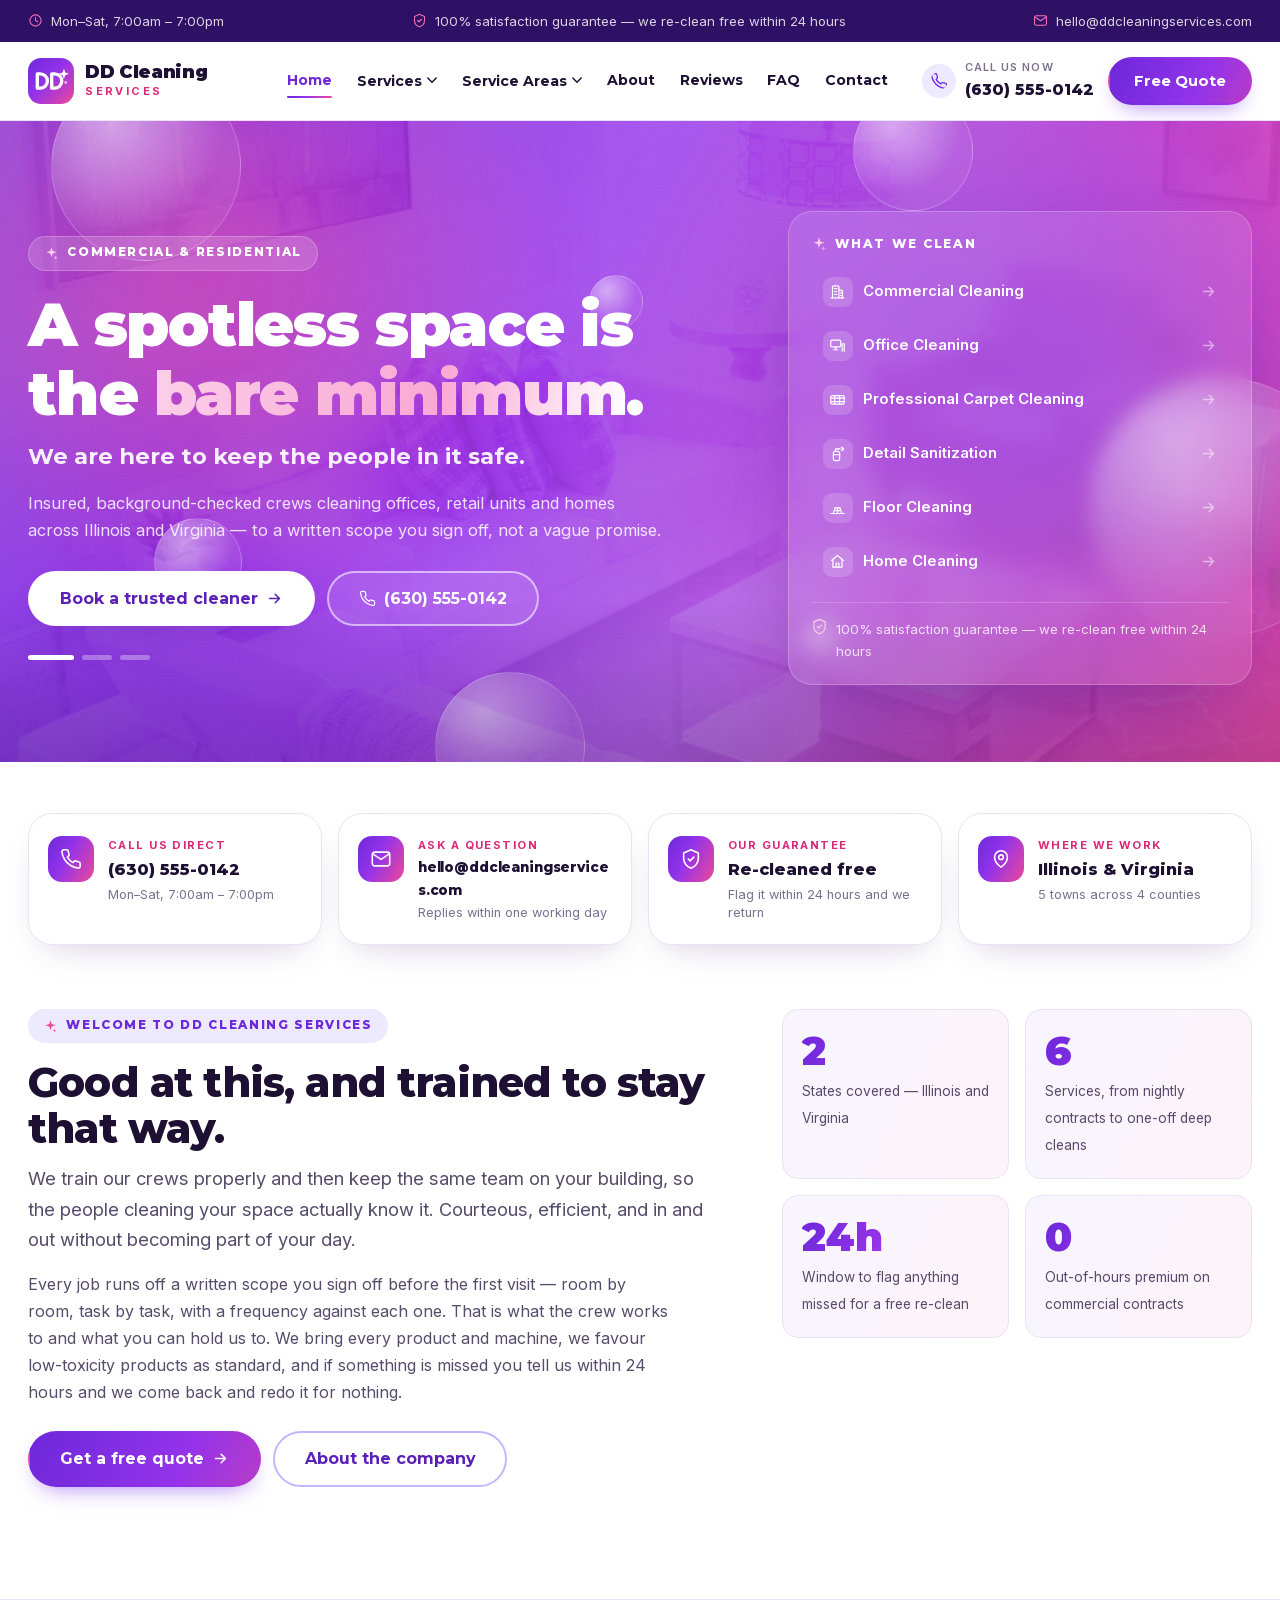
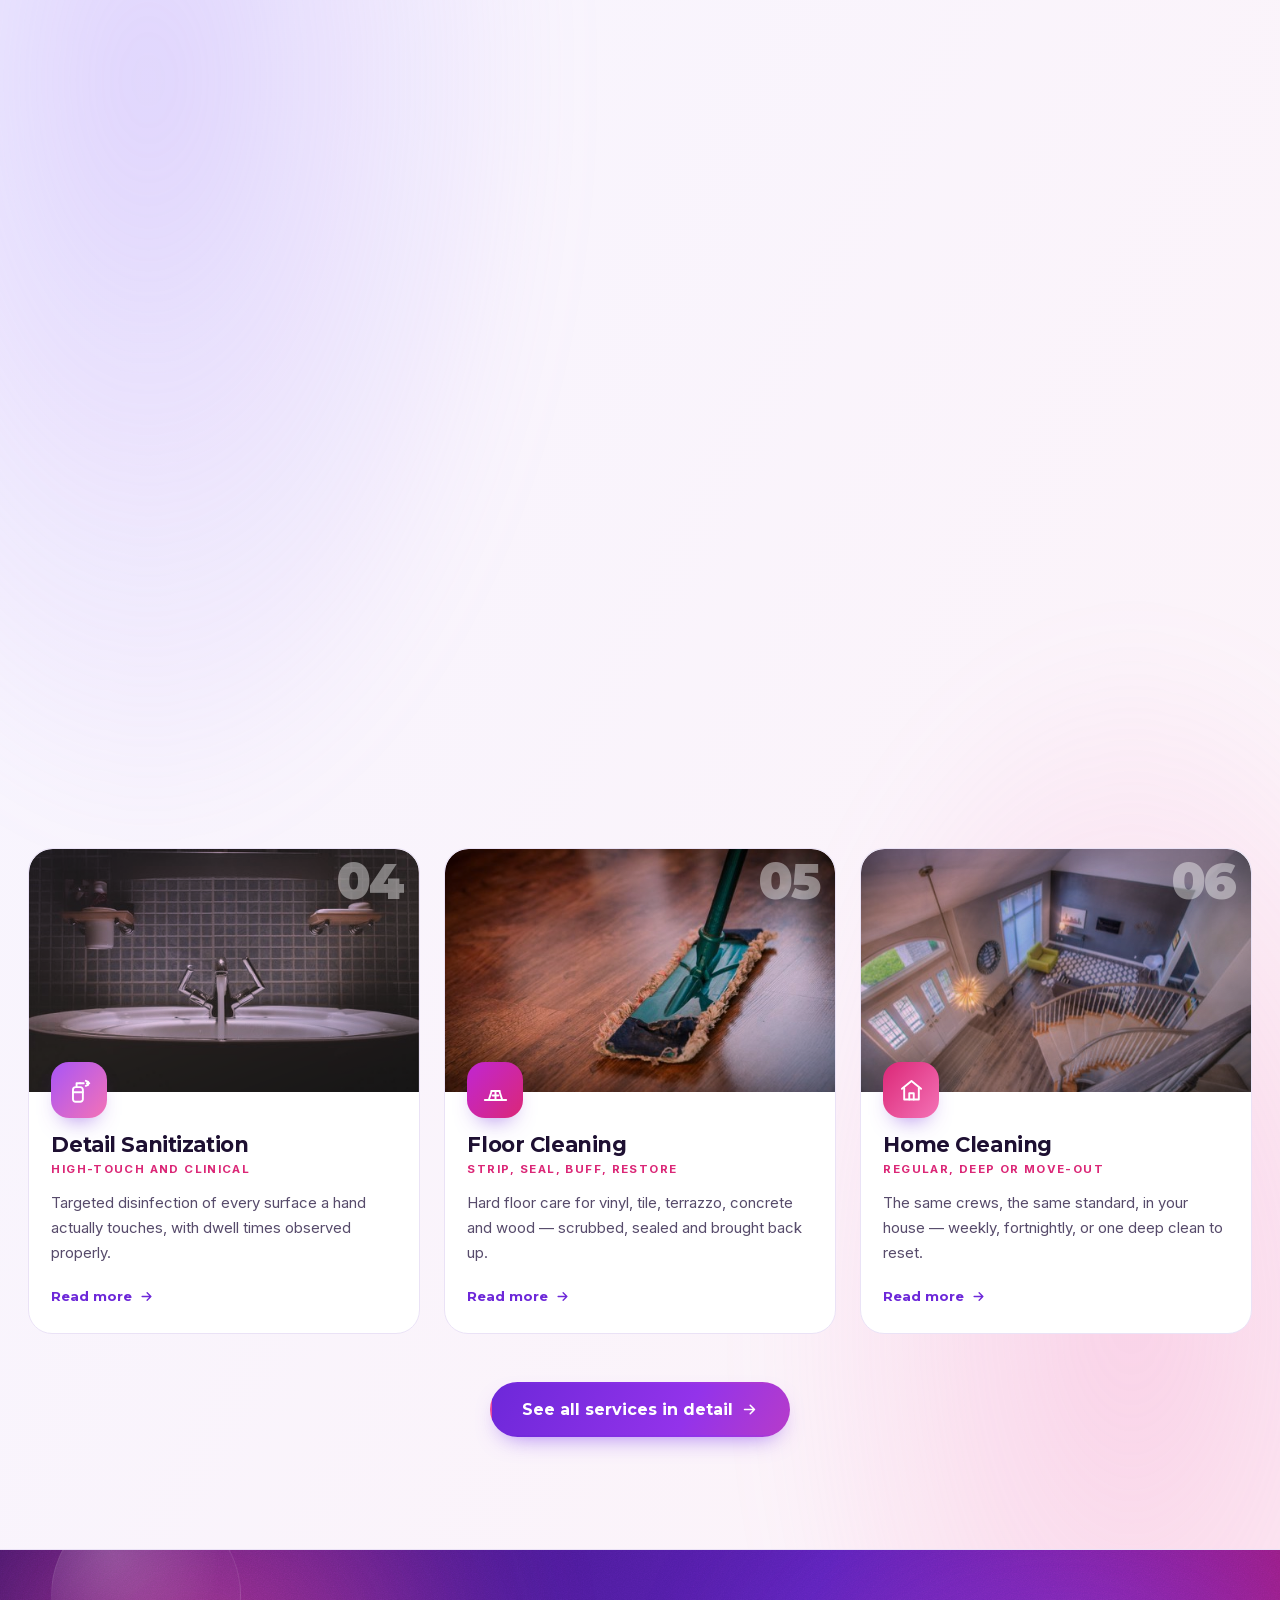
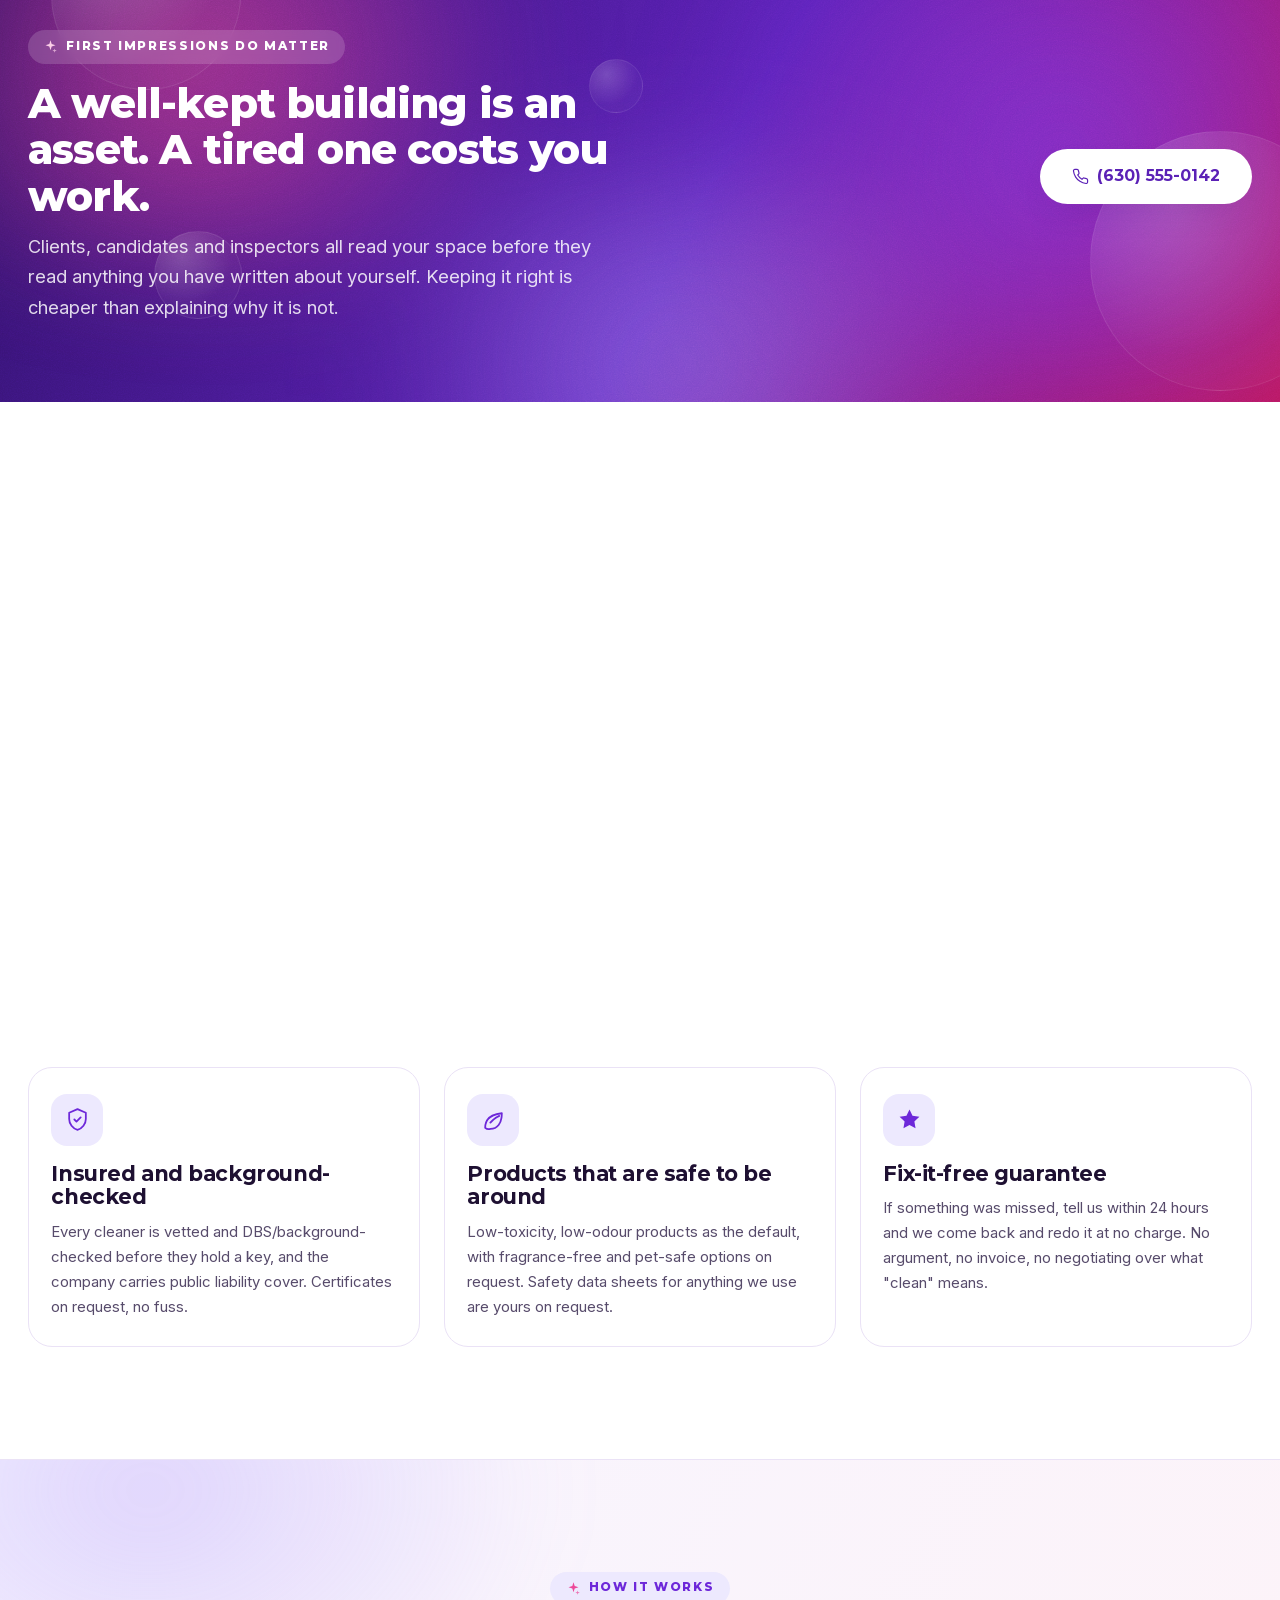
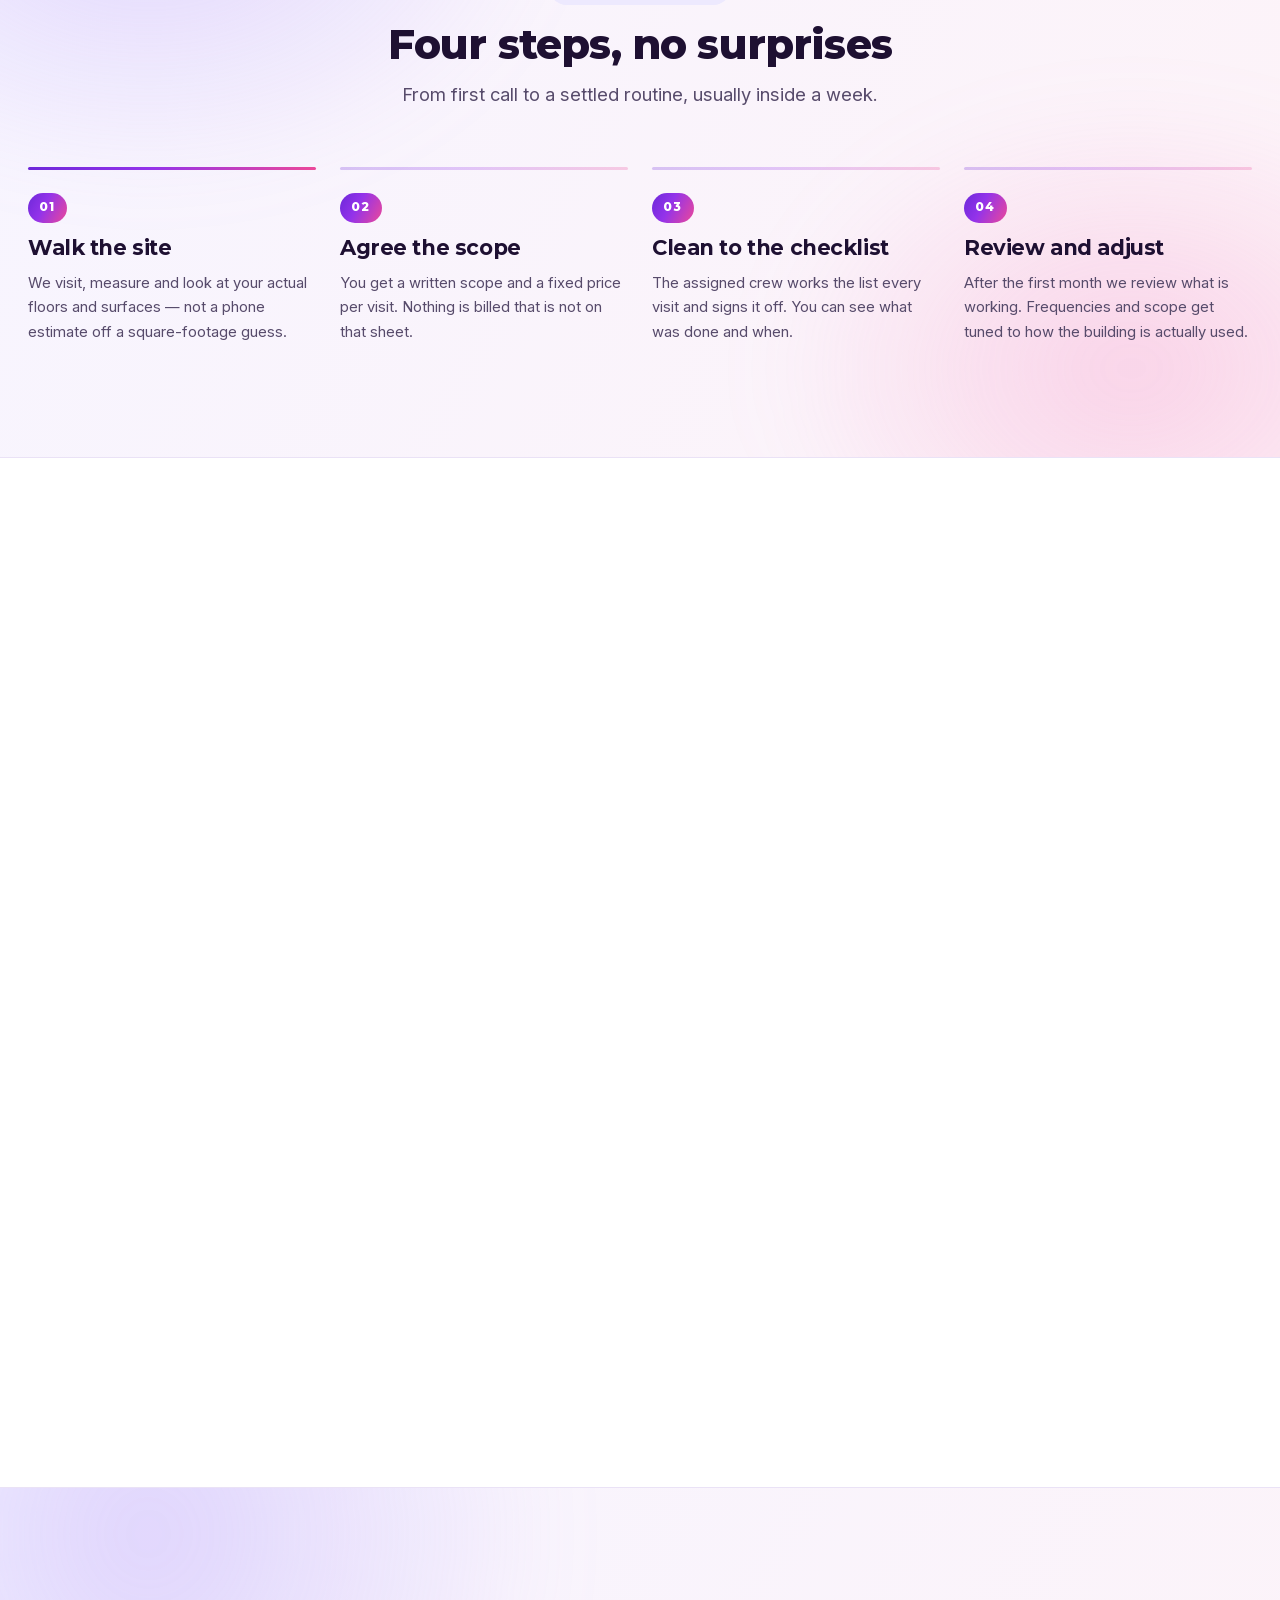
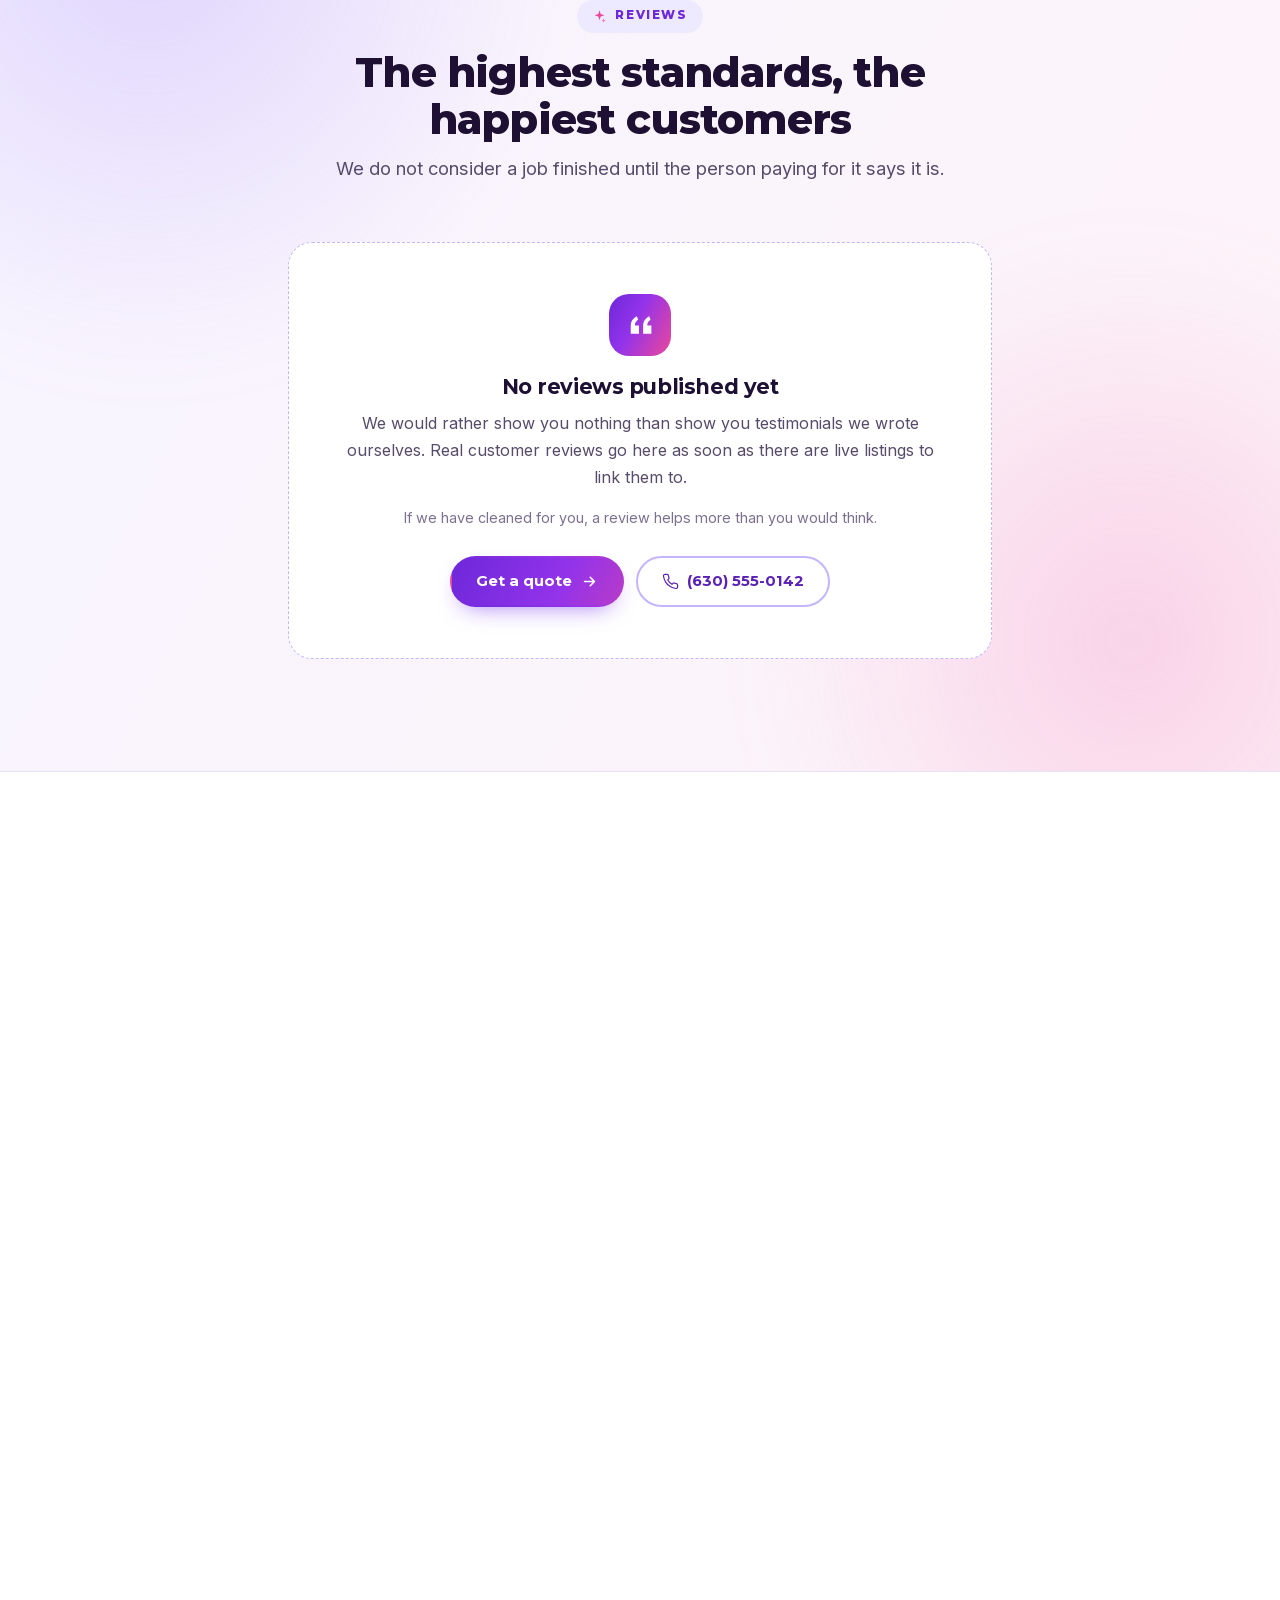
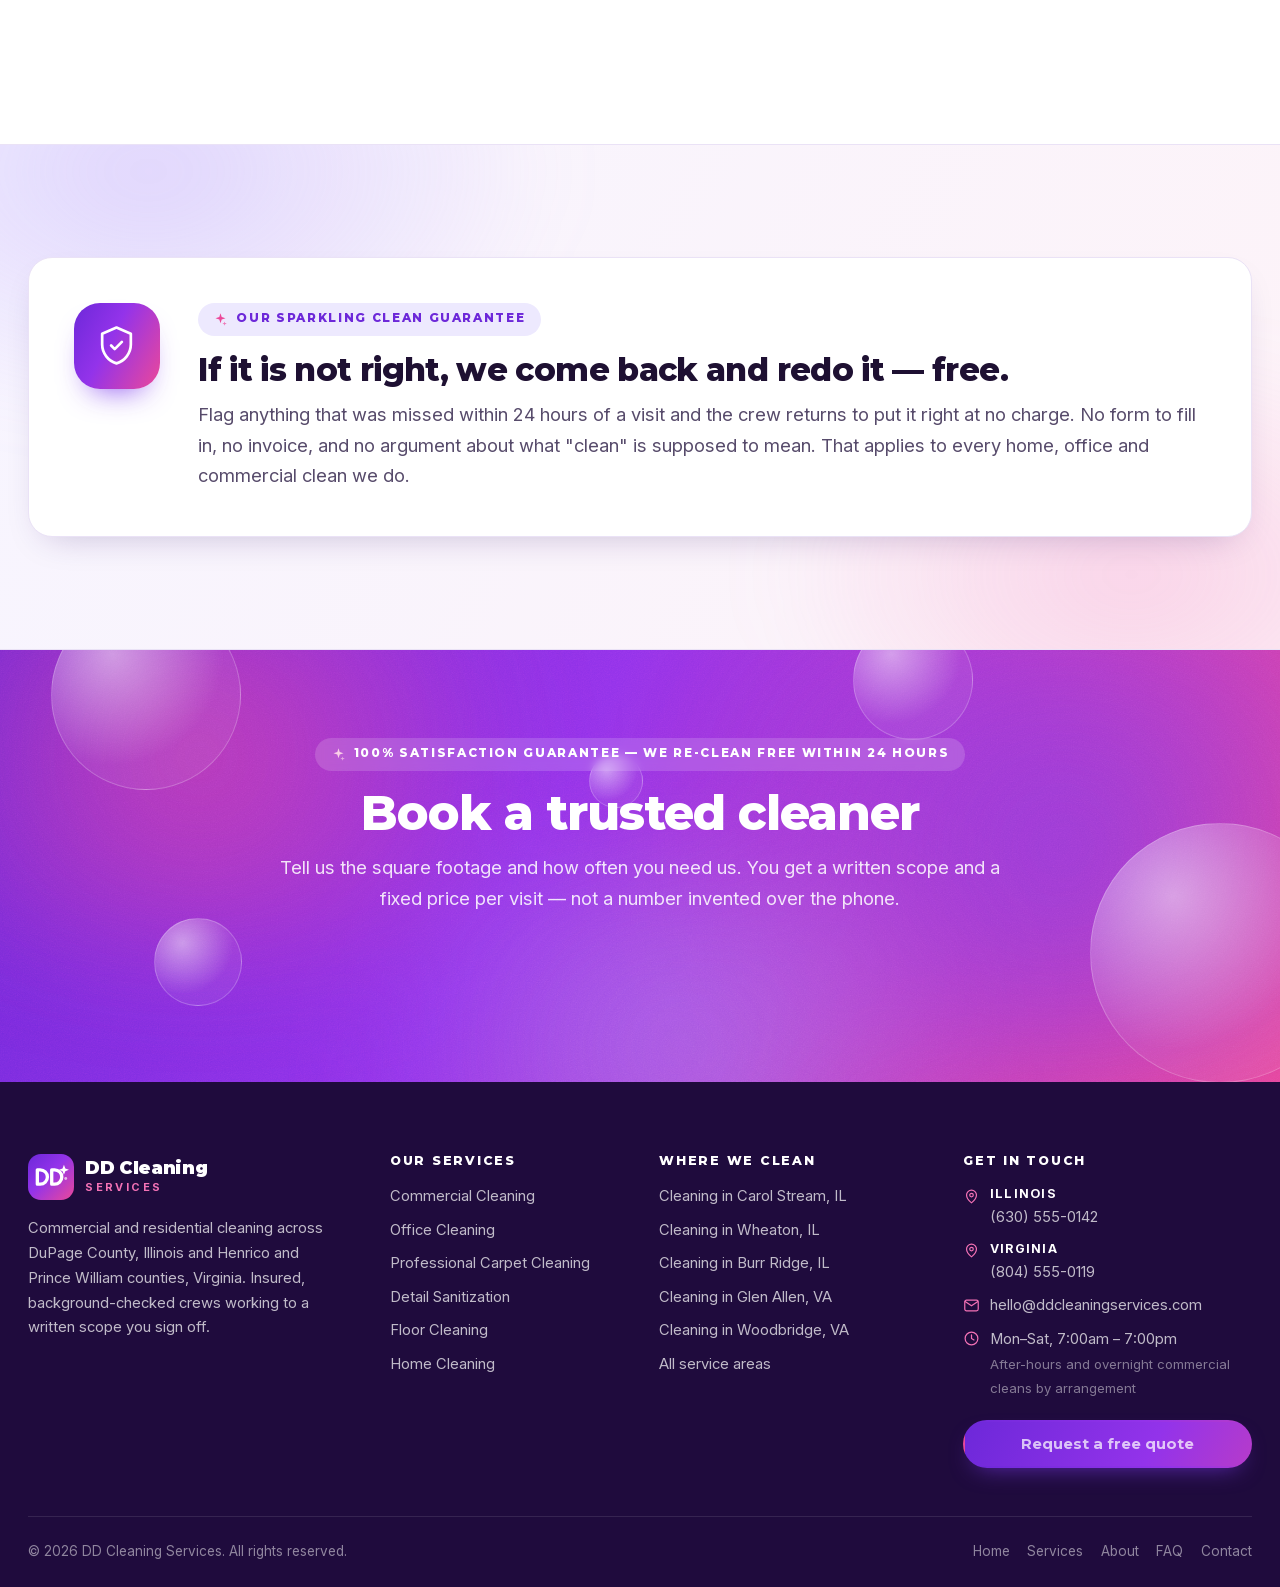
<file: index.html>
<!DOCTYPE html>
<html lang="en-US">
<head>
<meta charset="utf-8">
<meta name="viewport" content="width=device-width, initial-scale=1">
<title>DD Cleaning Services | Commercial &amp; Home Cleaning in Illinois &amp; Virginia</title>
<meta name="description" content="Office, commercial and home cleaning, carpet extraction, detail sanitization and hard floor care in Carol Stream, Wheaton, Burr Ridge, Glen Allen and Woodbridge. Insured crews, written scope, free quote.">
<link rel="canonical" href="https://ddcleaningservices.com/">
<meta name="robots" content="index, follow, max-image-preview:large">
<meta name="theme-color" content="#6D28D9">
<meta name="geo.region" content="US-IL">
<meta name="geo.placename" content="Carol Stream, Illinois">
<meta property="og:type" content="website">
<meta property="og:site_name" content="DD Cleaning Services">
<meta property="og:title" content="DD Cleaning Services | Commercial &amp; Home Cleaning in Illinois &amp; Virginia">
<meta property="og:description" content="Office, commercial and home cleaning, carpet extraction, detail sanitization and hard floor care in Carol Stream, Wheaton, Burr Ridge, Glen Allen and Woodbridge. Insured crews, written scope, free quote.">
<meta property="og:url" content="https://ddcleaningservices.com/">
<meta property="og:image" content="https://ddcleaningservices.com/assets/img/brand/og-image.png">
<meta property="og:image:width" content="1200">
<meta property="og:image:height" content="630">
<meta property="og:locale" content="en_US">
<meta name="twitter:card" content="summary_large_image">
<meta name="twitter:title" content="DD Cleaning Services | Commercial &amp; Home Cleaning in Illinois &amp; Virginia">
<meta name="twitter:description" content="Office, commercial and home cleaning, carpet extraction, detail sanitization and hard floor care in Carol Stream, Wheaton, Burr Ridge, Glen Allen and Woodbridge. Insured crews, written scope, free quote.">
<meta name="twitter:image" content="https://ddcleaningservices.com/assets/img/brand/og-image.png">

<link rel="icon" href="assets/img/brand/favicon.svg" type="image/svg+xml">
<link rel="icon" href="assets/img/brand/favicon-64.png" sizes="64x64" type="image/png">
<link rel="apple-touch-icon" href="assets/img/brand/apple-touch-icon.png">
<link rel="manifest" href="site.webmanifest">

<link rel="preload" as="font" type="font/woff2" href="assets/fonts/montserrat-latin-var.woff2" crossorigin>
<link rel="preload" as="font" type="font/woff2" href="assets/fonts/inter-latin-var.woff2" crossorigin>
<link rel="stylesheet" href="assets/css/main.css?v=b798b12c">
<script>document.documentElement.className+=' js';</script>
<script type="application/ld+json">
{
  "@context": "https://schema.org",
  "@graph": [
    {
      "@type": [
        "LocalBusiness",
        "CleaningService",
        "HomeAndConstructionBusiness"
      ],
      "@id": "https://ddcleaningservices.com/#business",
      "name": "DD Cleaning Services",
      "description": "Commercial and residential cleaning across Carol Stream, Wheaton and Burr Ridge in Illinois and Glen Allen and Woodbridge in Virginia. Office cleaning, carpet extraction, detail sanitization, hard floor care and home cleaning.",
      "url": "https://ddcleaningservices.com/",
      "telephone": "+1-630-555-0142",
      "email": "hello@ddcleaningservices.com",
      "image": "https://ddcleaningservices.com/assets/img/brand/og-image.png",
      "logo": "https://ddcleaningservices.com/assets/img/brand/logo.svg",
      "foundingDate": "2018",
      "priceRange": "$$",
      "currenciesAccepted": "USD",
      "openingHoursSpecification": [
        {
          "@type": "OpeningHoursSpecification",
          "dayOfWeek": [
            "Monday",
            "Tuesday",
            "Wednesday",
            "Thursday",
            "Friday",
            "Saturday"
          ],
          "opens": "07:00",
          "closes": "19:00"
        }
      ],
      "areaServed": [
        {
          "@type": "State",
          "name": "Illinois"
        },
        {
          "@type": "State",
          "name": "Virginia"
        },
        {
          "@type": "City",
          "name": "Carol Stream, IL"
        },
        {
          "@type": "City",
          "name": "Wheaton, IL"
        },
        {
          "@type": "City",
          "name": "Burr Ridge, IL"
        },
        {
          "@type": "City",
          "name": "Glen Allen, VA"
        },
        {
          "@type": "City",
          "name": "Woodbridge, VA"
        }
      ],
      "hasOfferCatalog": {
        "@type": "OfferCatalog",
        "name": "Cleaning services",
        "itemListElement": [
          {
            "@type": "Offer",
            "itemOffered": {
              "@type": "Service",
              "name": "Commercial Cleaning",
              "description": "Retail floors, warehouses, clinics and multi-tenant buildings on a schedule that fits your trading hours."
            }
          },
          {
            "@type": "Offer",
            "itemOffered": {
              "@type": "Service",
              "name": "Office Cleaning",
              "description": "Desks, kitchens, washrooms, glass and communal areas — done before the first person badges in."
            }
          },
          {
            "@type": "Offer",
            "itemOffered": {
              "@type": "Service",
              "name": "Professional Carpet Cleaning",
              "description": "Truck-mount and portable extraction that lifts ground-in soil, traffic lanes and odour — not just the surface."
            }
          },
          {
            "@type": "Offer",
            "itemOffered": {
              "@type": "Service",
              "name": "Detail Sanitization",
              "description": "Targeted disinfection of every surface a hand actually touches, with dwell times observed properly."
            }
          },
          {
            "@type": "Offer",
            "itemOffered": {
              "@type": "Service",
              "name": "Floor Cleaning",
              "description": "Hard floor care for vinyl, tile, terrazzo, concrete and wood — scrubbed, sealed and brought back up."
            }
          },
          {
            "@type": "Offer",
            "itemOffered": {
              "@type": "Service",
              "name": "Home Cleaning",
              "description": "The same crews, the same standard, in your house — weekly, fortnightly, or one deep clean to reset."
            }
          }
        ]
      }
    },
    {
      "@type": "WebSite",
      "@id": "https://ddcleaningservices.com/#website",
      "url": "https://ddcleaningservices.com/",
      "name": "DD Cleaning Services",
      "publisher": {
        "@id": "https://ddcleaningservices.com/#business"
      }
    }
  ]
}
</script>
</head>
<body>
<a class="skip-link" href="#main">Skip to content</a>
<div class="topbar">
    <div class="wrap">
        <p class="topbar__item"><svg viewBox="0 0 24 24" fill="none" stroke="currentColor" stroke-width="1.7" stroke-linecap="round" stroke-linejoin="round" aria-hidden="true"><circle cx="12" cy="12" r="9"/><path d="M12 7v5l3.5 2"/></svg><span>Mon–Sat, 7:00am – 7:00pm</span></p>
        <p class="topbar__item topbar__item--hide"> <svg viewBox="0 0 24 24" fill="none" stroke="currentColor" stroke-width="1.7" stroke-linecap="round" stroke-linejoin="round" aria-hidden="true"><path d="M12 2l8 3.5v6c0 4.8-3.4 9.2-8 10.5-4.6-1.3-8-5.7-8-10.5v-6z"/><path d="M9 12l2 2 4-4"/></svg><span>100% satisfaction guarantee — we re-clean free within 24 hours</span></p>
        <a class="topbar__item" href="mailto:hello@ddcleaningservices.com"><svg viewBox="0 0 24 24" fill="none" stroke="currentColor" stroke-width="1.7" stroke-linecap="round" stroke-linejoin="round" aria-hidden="true"><rect x="2.5" y="4.5" width="19" height="15" rx="2.5"/><path d="M3 6.5l9 6 9-6"/></svg><span>hello@ddcleaningservices.com</span></a>
    </div>
</div>

<header class="site-header">
    <div class="wrap">
        <a class="brand" href="index.html">
            <img src="assets/img/brand/logo.svg" alt="" width="48" height="48" loading="eager">
            <span>
                <span class="brand__name">DD Cleaning</span>
                <span class="brand__tag">Services</span>
            </span>
        </a>

        <nav class="nav" id="site-nav" aria-label="Main">
            <a class="nav__link" href="index.html" aria-current="page">Home</a>

            <span class="nav__item">
                <button class="nav__link nav__toggle" type="button" aria-expanded="false" aria-haspopup="true">Services <svg viewBox="0 0 12 8" fill="none" stroke="currentColor" stroke-width="1.8" stroke-linecap="round" aria-hidden="true"><path d="M1 1l5 5 5-5"/></svg></button>
                <span class="nav__panel nav__panel--wide">
                    <a href="services.html"><span class="nav__ico"><svg viewBox="0 0 24 24" fill="currentColor" aria-hidden="true"><path d="M12 2l1.9 6.1L20 10l-6.1 1.9L12 18l-1.9-6.1L4 10l6.1-1.9z"/><path d="M18.5 15l.8 2.6 2.7.9-2.7.9-.8 2.6-.8-2.6-2.7-.9 2.7-.9z" opacity=".7"/></svg></span><span>All services<span>Everything we do</span></span></a>
                    <a href="services.html#commercial-cleaning"><span class="nav__ico"><svg viewBox="0 0 24 24" fill="none" stroke="currentColor" stroke-width="1.7" stroke-linecap="round" stroke-linejoin="round" aria-hidden="true"><path d="M3 21h18"/><path d="M5 21V5.5A1.5 1.5 0 0 1 6.5 4h6A1.5 1.5 0 0 1 14 5.5V21"/><path d="M14 10h3.5A1.5 1.5 0 0 1 19 11.5V21"/><path d="M8 8h3M8 12h3M8 16h3M16.5 14h1M16.5 17.5h1"/></svg></span><span>Commercial Cleaning<span>Contract or one-off</span></span></a>
                    <a href="services.html#office-cleaning"><span class="nav__ico"><svg viewBox="0 0 24 24" fill="none" stroke="currentColor" stroke-width="1.7" stroke-linecap="round" stroke-linejoin="round" aria-hidden="true"><rect x="2.5" y="4.5" width="14" height="9.5" rx="1.6"/><path d="M6.5 18h6M9.5 14v4"/><path d="M18.5 20V9.5h3V20"/></svg></span><span>Office Cleaning<span>Before you open, after you close</span></span></a>
                    <a href="services.html#carpet-cleaning"><span class="nav__ico"><svg viewBox="0 0 24 24" fill="none" stroke="currentColor" stroke-width="1.7" stroke-linecap="round" stroke-linejoin="round" aria-hidden="true"><rect x="2.5" y="6.5" width="19" height="12" rx="2"/><path d="M2.5 10h19M2.5 15h19"/><path d="M8 6.5v12M15 6.5v12"/></svg></span><span>Professional Carpet Cleaning<span>Hot water extraction</span></span></a>
                    <a href="services.html#detail-sanitization"><span class="nav__ico"><svg viewBox="0 0 24 24" fill="none" stroke="currentColor" stroke-width="1.7" stroke-linecap="round" stroke-linejoin="round" aria-hidden="true"><path d="M8.5 9h4.2A2.3 2.3 0 0 1 15 11.3v8.4a2.3 2.3 0 0 1-2.3 2.3H8.5a2.3 2.3 0 0 1-2.3-2.3v-8.4A2.3 2.3 0 0 1 8.5 9z"/><path d="M9.4 9V5.6h3.1"/><path d="M12.5 5.6h3.2"/><path d="M17.6 3.4l2.1.9M17.6 7.8l2.1-.9M18.6 5.6h2.1"/><path d="M6.2 13.6h8.8"/></svg></span><span>Detail Sanitization<span>High-touch and clinical</span></span></a>
                    <a href="services.html#floor-cleaning"><span class="nav__ico"><svg viewBox="0 0 24 24" fill="none" stroke="currentColor" stroke-width="1.7" stroke-linecap="round" stroke-linejoin="round" aria-hidden="true"><path d="M2.5 20.5h19"/><path d="M6 20.5l2.6-8M18 20.5l-2.6-8M12 20.5v-8"/><path d="M8.3 12.5h7.4"/><path d="M9.4 16.5h5.2"/></svg></span><span>Floor Cleaning<span>Strip, seal, buff, restore</span></span></a>
                    <a href="services.html#home-cleaning"><span class="nav__ico"><svg viewBox="0 0 24 24" fill="none" stroke="currentColor" stroke-width="1.7" stroke-linecap="round" stroke-linejoin="round" aria-hidden="true"><path d="M3.5 10.5L12 3.5l8.5 7"/><path d="M5.5 9.8V20h13V9.8"/><path d="M10 20v-5.5h4V20"/></svg></span><span>Home Cleaning<span>Regular, deep or move-out</span></span></a>
                </span>
            </span>

            <span class="nav__item">
                <button class="nav__link nav__toggle" type="button" aria-expanded="false" aria-haspopup="true">Service Areas <svg viewBox="0 0 12 8" fill="none" stroke="currentColor" stroke-width="1.8" stroke-linecap="round" aria-hidden="true"><path d="M1 1l5 5 5-5"/></svg></button>
                <span class="nav__panel nav__panel--cols">
                    <div class="nav__group"><p class="nav__group-title">Illinois</p>
                        <a href="areas/carol-stream.html"><span>Carol Stream<span>DuPage County</span></span></a>
                        <a href="areas/wheaton.html"><span>Wheaton<span>DuPage County</span></span></a>
                        <a href="areas/burr-ridge.html"><span>Burr Ridge<span>DuPage &amp; Cook County</span></span></a></div>
                    <div class="nav__group"><p class="nav__group-title">Virginia</p>
                        <a href="areas/glen-allen.html"><span>Glen Allen<span>Henrico County</span></span></a>
                        <a href="areas/woodbridge.html"><span>Woodbridge<span>Prince William County</span></span></a></div>
                    <div class="nav__group nav__group--all">
                        <a href="service-areas.html"><span>All areas<span>Illinois &amp; Virginia</span></span></a>
                    </div>
                </span>
            </span>

            <a class="nav__link" href="about.html">About</a>
            <a class="nav__link" href="reviews.html">Reviews</a>
            <a class="nav__link" href="faq.html">FAQ</a>
            <a class="nav__link" href="contact.html">Contact</a>
        </nav>

        <div class="header-cta">
            <a class="header-phone" href="tel:+16305550142" data-cta="header-call">
                <svg viewBox="0 0 24 24" fill="none" stroke="currentColor" stroke-width="1.7" stroke-linecap="round" stroke-linejoin="round" aria-hidden="true"><path d="M22 16.9v3a2 2 0 0 1-2.2 2 19.8 19.8 0 0 1-8.6-3.1 19.5 19.5 0 0 1-6-6A19.8 19.8 0 0 1 2.1 4.2 2 2 0 0 1 4.1 2h3a2 2 0 0 1 2 1.7c.1 1 .4 1.9.7 2.8a2 2 0 0 1-.5 2.1L8.1 9.9a16 16 0 0 0 6 6l1.3-1.3a2 2 0 0 1 2.1-.4c.9.3 1.8.6 2.8.7a2 2 0 0 1 1.7 2z"/></svg>
                <span><span>Call us now</span><strong>(630) 555-0142</strong></span>
            </a>
            <a class="btn btn--grad" href="contact.html" data-cta="header-quote">Free Quote</a>
            <button class="nav-toggle" type="button" aria-expanded="false" aria-controls="site-nav" aria-label="Menu">
                <span></span>
            </button>
        </div>
    </div>
</header>

<div class="call-bar">
    <a class="btn btn--grad" href="tel:+16305550142" data-cta="mobile-call"><svg viewBox="0 0 24 24" fill="none" stroke="currentColor" stroke-width="1.7" stroke-linecap="round" stroke-linejoin="round" aria-hidden="true"><path d="M22 16.9v3a2 2 0 0 1-2.2 2 19.8 19.8 0 0 1-8.6-3.1 19.5 19.5 0 0 1-6-6A19.8 19.8 0 0 1 2.1 4.2 2 2 0 0 1 4.1 2h3a2 2 0 0 1 2 1.7c.1 1 .4 1.9.7 2.8a2 2 0 0 1-.5 2.1L8.1 9.9a16 16 0 0 0 6 6l1.3-1.3a2 2 0 0 1 2.1-.4c.9.3 1.8.6 2.8.7a2 2 0 0 1 1.7 2z"/></svg> Call Now</a>
    <a class="btn btn--ghost" href="contact.html" data-cta="mobile-quote">Free Quote <svg viewBox="0 0 24 24" fill="none" stroke="currentColor" stroke-width="2.2" stroke-linecap="round" stroke-linejoin="round" aria-hidden="true"><path d="M5 12h14M13 6l6 6-6 6"/></svg></a>
</div>

<main id="main">

<section class="hero" data-hero>
    <img class="hero__photo" src="assets/img/work/hero.jpg" alt="" aria-hidden="true"
         fetchpriority="high" decoding="async" width="960" height="640">
    <span class="aurora" aria-hidden="true"><i></i><i></i><i></i></span>
    <span class="grain" aria-hidden="true"></span>
    <span class="bubbles bubbles--hero" aria-hidden="true"><i></i><i></i><i></i><i></i><i></i><i></i><i></i></span>
    <div class="wrap hero__wrap">
        <div class="hero__text">
            
            <article class="hero__slide is-active" data-slide="0">
                <p class="hero__kicker"><svg viewBox="0 0 24 24" fill="currentColor" aria-hidden="true"><path d="M12 2l1.9 6.1L20 10l-6.1 1.9L12 18l-1.9-6.1L4 10l6.1-1.9z"/><path d="M18.5 15l.8 2.6 2.7.9-2.7.9-.8 2.6-.8-2.6-2.7-.9 2.7-.9z" opacity=".7"/></svg> Commercial &amp; residential</p>
                <h1>A spotless space is the <em>bare minimum</em>.</h1>
                <p class="hero__sub">We are here to keep the people in it safe.</p>
                <p class="hero__body">Insured, background-checked crews cleaning offices, retail units and homes across Illinois and Virginia — to a written scope you sign off, not a vague promise.</p>
            </article>
            <article class="hero__slide" aria-hidden="true" data-slide="1">
                <p class="hero__kicker"><svg viewBox="0 0 24 24" fill="currentColor" aria-hidden="true"><path d="M12 2l1.9 6.1L20 10l-6.1 1.9L12 18l-1.9-6.1L4 10l6.1-1.9z"/><path d="M18.5 15l.8 2.6 2.7.9-2.7.9-.8 2.6-.8-2.6-2.7-.9 2.7-.9z" opacity=".7"/></svg> Out of hours, no premium</p>
                <h1>We clean while you <em>sleep</em>.</h1>
                <p class="hero__sub">So nobody works around a mop bucket.</p>
                <p class="hero__body">Overnight, early-morning and weekend crews for offices and commercial sites. Your team walks in to a building that has already been dealt with.</p>
            </article>
            <article class="hero__slide" aria-hidden="true" data-slide="2">
                <p class="hero__kicker"><svg viewBox="0 0 24 24" fill="currentColor" aria-hidden="true"><path d="M12 2l1.9 6.1L20 10l-6.1 1.9L12 18l-1.9-6.1L4 10l6.1-1.9z"/><path d="M18.5 15l.8 2.6 2.7.9-2.7.9-.8 2.6-.8-2.6-2.7-.9 2.7-.9z" opacity=".7"/></svg> Carpet, floors, sanitization</p>
                <h1>The dirt you <em>cannot</em> see.</h1>
                <p class="hero__sub">Extraction, hard floor care and detail sanitization.</p>
                <p class="hero__body">Vacuuming lifts the loose soil. We take what is bonded into the fibre and the grout, then disinfect every surface a hand actually touches.</p>
            </article>
            <div class="btn-row hero__actions">
                <a class="btn btn--lg btn--white" href="contact.html" data-cta="hero-quote">
                    Book a trusted cleaner <svg viewBox="0 0 24 24" fill="none" stroke="currentColor" stroke-width="2.2" stroke-linecap="round" stroke-linejoin="round" aria-hidden="true"><path d="M5 12h14M13 6l6 6-6 6"/></svg>
                </a>
                <a class="btn btn--lg btn--outline-white" href="tel:+16305550142" data-cta="hero-call">
                    <svg viewBox="0 0 24 24" fill="none" stroke="currentColor" stroke-width="1.7" stroke-linecap="round" stroke-linejoin="round" aria-hidden="true"><path d="M22 16.9v3a2 2 0 0 1-2.2 2 19.8 19.8 0 0 1-8.6-3.1 19.5 19.5 0 0 1-6-6A19.8 19.8 0 0 1 2.1 4.2 2 2 0 0 1 4.1 2h3a2 2 0 0 1 2 1.7c.1 1 .4 1.9.7 2.8a2 2 0 0 1-.5 2.1L8.1 9.9a16 16 0 0 0 6 6l1.3-1.3a2 2 0 0 1 2.1-.4c.9.3 1.8.6 2.8.7a2 2 0 0 1 1.7 2z"/></svg> (630) 555-0142
                </a>
            </div>
            <div class="hero__dots" role="tablist" aria-label="Highlights"><button type="button" class="hero__dot is-active" data-goto="0" aria-label="Slide 1" aria-current="true"></button><button type="button" class="hero__dot" data-goto="1" aria-label="Slide 2"></button><button type="button" class="hero__dot" data-goto="2" aria-label="Slide 3"></button></div>
        </div>

        <aside class="hero__card" aria-label="What we clean">
            <p class="hero__card-title"><svg viewBox="0 0 24 24" fill="currentColor" aria-hidden="true"><path d="M12 2l1.9 6.1L20 10l-6.1 1.9L12 18l-1.9-6.1L4 10l6.1-1.9z"/><path d="M18.5 15l.8 2.6 2.7.9-2.7.9-.8 2.6-.8-2.6-2.7-.9 2.7-.9z" opacity=".7"/></svg> What we clean</p>
            <ul>
                <li><a href="services.html#commercial-cleaning"><span><svg viewBox="0 0 24 24" fill="none" stroke="currentColor" stroke-width="1.7" stroke-linecap="round" stroke-linejoin="round" aria-hidden="true"><path d="M3 21h18"/><path d="M5 21V5.5A1.5 1.5 0 0 1 6.5 4h6A1.5 1.5 0 0 1 14 5.5V21"/><path d="M14 10h3.5A1.5 1.5 0 0 1 19 11.5V21"/><path d="M8 8h3M8 12h3M8 16h3M16.5 14h1M16.5 17.5h1"/></svg></span>Commercial Cleaning<svg viewBox="0 0 24 24" fill="none" stroke="currentColor" stroke-width="2.2" stroke-linecap="round" stroke-linejoin="round" aria-hidden="true"><path d="M5 12h14M13 6l6 6-6 6"/></svg></a></li>
                <li><a href="services.html#office-cleaning"><span><svg viewBox="0 0 24 24" fill="none" stroke="currentColor" stroke-width="1.7" stroke-linecap="round" stroke-linejoin="round" aria-hidden="true"><rect x="2.5" y="4.5" width="14" height="9.5" rx="1.6"/><path d="M6.5 18h6M9.5 14v4"/><path d="M18.5 20V9.5h3V20"/></svg></span>Office Cleaning<svg viewBox="0 0 24 24" fill="none" stroke="currentColor" stroke-width="2.2" stroke-linecap="round" stroke-linejoin="round" aria-hidden="true"><path d="M5 12h14M13 6l6 6-6 6"/></svg></a></li>
                <li><a href="services.html#carpet-cleaning"><span><svg viewBox="0 0 24 24" fill="none" stroke="currentColor" stroke-width="1.7" stroke-linecap="round" stroke-linejoin="round" aria-hidden="true"><rect x="2.5" y="6.5" width="19" height="12" rx="2"/><path d="M2.5 10h19M2.5 15h19"/><path d="M8 6.5v12M15 6.5v12"/></svg></span>Professional Carpet Cleaning<svg viewBox="0 0 24 24" fill="none" stroke="currentColor" stroke-width="2.2" stroke-linecap="round" stroke-linejoin="round" aria-hidden="true"><path d="M5 12h14M13 6l6 6-6 6"/></svg></a></li>
                <li><a href="services.html#detail-sanitization"><span><svg viewBox="0 0 24 24" fill="none" stroke="currentColor" stroke-width="1.7" stroke-linecap="round" stroke-linejoin="round" aria-hidden="true"><path d="M8.5 9h4.2A2.3 2.3 0 0 1 15 11.3v8.4a2.3 2.3 0 0 1-2.3 2.3H8.5a2.3 2.3 0 0 1-2.3-2.3v-8.4A2.3 2.3 0 0 1 8.5 9z"/><path d="M9.4 9V5.6h3.1"/><path d="M12.5 5.6h3.2"/><path d="M17.6 3.4l2.1.9M17.6 7.8l2.1-.9M18.6 5.6h2.1"/><path d="M6.2 13.6h8.8"/></svg></span>Detail Sanitization<svg viewBox="0 0 24 24" fill="none" stroke="currentColor" stroke-width="2.2" stroke-linecap="round" stroke-linejoin="round" aria-hidden="true"><path d="M5 12h14M13 6l6 6-6 6"/></svg></a></li>
                <li><a href="services.html#floor-cleaning"><span><svg viewBox="0 0 24 24" fill="none" stroke="currentColor" stroke-width="1.7" stroke-linecap="round" stroke-linejoin="round" aria-hidden="true"><path d="M2.5 20.5h19"/><path d="M6 20.5l2.6-8M18 20.5l-2.6-8M12 20.5v-8"/><path d="M8.3 12.5h7.4"/><path d="M9.4 16.5h5.2"/></svg></span>Floor Cleaning<svg viewBox="0 0 24 24" fill="none" stroke="currentColor" stroke-width="2.2" stroke-linecap="round" stroke-linejoin="round" aria-hidden="true"><path d="M5 12h14M13 6l6 6-6 6"/></svg></a></li>
                <li><a href="services.html#home-cleaning"><span><svg viewBox="0 0 24 24" fill="none" stroke="currentColor" stroke-width="1.7" stroke-linecap="round" stroke-linejoin="round" aria-hidden="true"><path d="M3.5 10.5L12 3.5l8.5 7"/><path d="M5.5 9.8V20h13V9.8"/><path d="M10 20v-5.5h4V20"/></svg></span>Home Cleaning<svg viewBox="0 0 24 24" fill="none" stroke="currentColor" stroke-width="2.2" stroke-linecap="round" stroke-linejoin="round" aria-hidden="true"><path d="M5 12h14M13 6l6 6-6 6"/></svg></a></li>
            </ul>
            <p class="hero__card-foot"><svg viewBox="0 0 24 24" fill="none" stroke="currentColor" stroke-width="1.7" stroke-linecap="round" stroke-linejoin="round" aria-hidden="true"><path d="M12 2l8 3.5v6c0 4.8-3.4 9.2-8 10.5-4.6-1.3-8-5.7-8-10.5v-6z"/><path d="M9 12l2 2 4-4"/></svg> 100% satisfaction guarantee — we re-clean free within 24 hours</p>
        </aside>
    </div>
</section>

<section class="info-strip">
    <div class="wrap">
        <div class="info-grid">
            <a class="info-card" href="tel:+16305550142" data-reveal>
                <span class="info-card__icon"><svg viewBox="0 0 24 24" fill="none" stroke="currentColor" stroke-width="1.7" stroke-linecap="round" stroke-linejoin="round" aria-hidden="true"><path d="M22 16.9v3a2 2 0 0 1-2.2 2 19.8 19.8 0 0 1-8.6-3.1 19.5 19.5 0 0 1-6-6A19.8 19.8 0 0 1 2.1 4.2 2 2 0 0 1 4.1 2h3a2 2 0 0 1 2 1.7c.1 1 .4 1.9.7 2.8a2 2 0 0 1-.5 2.1L8.1 9.9a16 16 0 0 0 6 6l1.3-1.3a2 2 0 0 1 2.1-.4c.9.3 1.8.6 2.8.7a2 2 0 0 1 1.7 2z"/></svg></span>
                <span class="info-card__text">
                    <span class="info-card__label">Call us direct</span>
                    <strong>(630) 555-0142</strong>
                    <span class="info-card__note">Mon–Sat, 7:00am – 7:00pm</span>
                </span>
            </a>
            <a class="info-card info-card--sm" href="mailto:hello@ddcleaningservices.com" data-reveal>
                <span class="info-card__icon"><svg viewBox="0 0 24 24" fill="none" stroke="currentColor" stroke-width="1.7" stroke-linecap="round" stroke-linejoin="round" aria-hidden="true"><rect x="2.5" y="4.5" width="19" height="15" rx="2.5"/><path d="M3 6.5l9 6 9-6"/></svg></span>
                <span class="info-card__text">
                    <span class="info-card__label">Ask a question</span>
                    <strong>hello@ddcleaningservices.com</strong>
                    <span class="info-card__note">Replies within one working day</span>
                </span>
            </a>
            <a class="info-card" href="about.html#guarantee" data-reveal>
                <span class="info-card__icon"><svg viewBox="0 0 24 24" fill="none" stroke="currentColor" stroke-width="1.7" stroke-linecap="round" stroke-linejoin="round" aria-hidden="true"><path d="M12 2l8 3.5v6c0 4.8-3.4 9.2-8 10.5-4.6-1.3-8-5.7-8-10.5v-6z"/><path d="M9 12l2 2 4-4"/></svg></span>
                <span class="info-card__text">
                    <span class="info-card__label">Our guarantee</span>
                    <strong>Re-cleaned free</strong>
                    <span class="info-card__note">Flag it within 24 hours and we return</span>
                </span>
            </a>
            <a class="info-card" href="service-areas.html" data-reveal>
                <span class="info-card__icon"><svg viewBox="0 0 24 24" fill="none" stroke="currentColor" stroke-width="1.7" stroke-linecap="round" stroke-linejoin="round" aria-hidden="true"><path d="M12 21s7-5.4 7-11a7 7 0 1 0-14 0c0 5.6 7 11 7 11z"/><circle cx="12" cy="10" r="2.5"/></svg></span>
                <span class="info-card__text">
                    <span class="info-card__label">Where we work</span>
                    <strong>Illinois &amp; Virginia</strong>
                    <span class="info-card__note">5 towns across 4 counties</span>
                </span>
            </a>
        </div>
    </div>
</section>

<section class="section">
    <div class="wrap">
        <div class="intro">
            <div class="intro__text">
                <p class="eyebrow" data-reveal><svg viewBox="0 0 24 24" fill="currentColor" aria-hidden="true"><path d="M12 2l1.9 6.1L20 10l-6.1 1.9L12 18l-1.9-6.1L4 10l6.1-1.9z"/><path d="M18.5 15l.8 2.6 2.7.9-2.7.9-.8 2.6-.8-2.6-2.7-.9 2.7-.9z" opacity=".7"/></svg> Welcome to DD Cleaning Services</p>
                <h2 data-reveal>Good at this, and trained to stay that way.</h2>
                <p class="lede" data-reveal>We train our crews properly and then keep the same team on your building, so
                the people cleaning your space actually know it. Courteous, efficient, and in and out without becoming
                part of your day.</p>
                <p data-reveal>Every job runs off a written scope you sign off before the first visit — room by room,
                task by task, with a frequency against each one. That is what the crew works to and what you can hold us
                to. We bring every product and machine, we favour low-toxicity products as standard, and if something is
                missed you tell us within 24 hours and we come back and redo it for nothing.</p>
                <div class="btn-row" data-reveal>
                    <a class="btn btn--grad btn--lg" href="contact.html">Get a free quote <svg viewBox="0 0 24 24" fill="none" stroke="currentColor" stroke-width="2.2" stroke-linecap="round" stroke-linejoin="round" aria-hidden="true"><path d="M5 12h14M13 6l6 6-6 6"/></svg></a>
                    <a class="btn btn--ghost btn--lg" href="about.html">About the company</a>
                </div>
            </div>
            <ul class="stat-list" data-reveal>
                <li><strong>2</strong><span>States covered — Illinois and Virginia</span></li>
                <li><strong>6</strong><span>Services, from nightly contracts to one-off deep cleans</span></li>
                <li><strong>24h</strong><span>Window to flag anything missed for a free re-clean</span></li>
                <li><strong>0</strong><span>Out-of-hours premium on commercial contracts</span></li>
            </ul>
        </div>
    </div>
</section>

<section class="section section--tint">
    <div class="wrap">
        <div class="section-head">
        <p class="eyebrow" data-reveal><svg viewBox="0 0 24 24" fill="currentColor" aria-hidden="true"><path d="M12 2l1.9 6.1L20 10l-6.1 1.9L12 18l-1.9-6.1L4 10l6.1-1.9z"/><path d="M18.5 15l.8 2.6 2.7.9-2.7.9-.8 2.6-.8-2.6-2.7-.9 2.7-.9z" opacity=".7"/></svg> Cleaning services</p>
        <h2 data-reveal>Everything we clean, and how</h2>
        <p class="lede" data-reveal>Six services that can be taken on their own or bundled into one contract with a single invoice and a single point of contact.</p>
    </div>
        <div class="card-grid">
        <article class="s-card s-card--a s-card--photo" data-reveal>
            <span class="s-card__media">
                <img src="assets/img/work/commercial-cleaning.jpg" srcset="assets/img/work/commercial-cleaning-480.jpg 480w, assets/img/work/commercial-cleaning.jpg 960w"
                     sizes="(max-width: 600px) 92vw, (max-width: 1000px) 46vw, 31vw"
                     alt="A modern boardroom with glass walls and carpet tiles, cleaned and ready for the day" loading="lazy" decoding="async" width="960" height="640">
                <span class="s-card__tint"></span>
                <span class="s-card__num">01</span>
            </span>
            <span class="s-card__icon"><svg viewBox="0 0 24 24" fill="none" stroke="currentColor" stroke-width="1.7" stroke-linecap="round" stroke-linejoin="round" aria-hidden="true"><path d="M3 21h18"/><path d="M5 21V5.5A1.5 1.5 0 0 1 6.5 4h6A1.5 1.5 0 0 1 14 5.5V21"/><path d="M14 10h3.5A1.5 1.5 0 0 1 19 11.5V21"/><path d="M8 8h3M8 12h3M8 16h3M16.5 14h1M16.5 17.5h1"/></svg></span>
            <div class="s-card__body">
                <h3><a href="services.html#commercial-cleaning">Commercial Cleaning</a></h3>
                <p class="s-card__kicker">Contract or one-off</p>
                <p>Retail floors, warehouses, clinics and multi-tenant buildings on a schedule that fits your trading hours.</p>
                <span class="s-card__more">Read more <svg viewBox="0 0 24 24" fill="none" stroke="currentColor" stroke-width="2.2" stroke-linecap="round" stroke-linejoin="round" aria-hidden="true"><path d="M5 12h14M13 6l6 6-6 6"/></svg></span>
            </div>
        </article>
        <article class="s-card s-card--b s-card--photo" data-reveal>
            <span class="s-card__media">
                <img src="assets/img/work/office-cleaning.jpg" srcset="assets/img/work/office-cleaning-480.jpg 480w, assets/img/work/office-cleaning.jpg 960w"
                     sizes="(max-width: 600px) 92vw, (max-width: 1000px) 46vw, 31vw"
                     alt="A bright, uncluttered office desk with a plant, wiped down before the team arrives" loading="lazy" decoding="async" width="960" height="640">
                <span class="s-card__tint"></span>
                <span class="s-card__num">02</span>
            </span>
            <span class="s-card__icon"><svg viewBox="0 0 24 24" fill="none" stroke="currentColor" stroke-width="1.7" stroke-linecap="round" stroke-linejoin="round" aria-hidden="true"><rect x="2.5" y="4.5" width="14" height="9.5" rx="1.6"/><path d="M6.5 18h6M9.5 14v4"/><path d="M18.5 20V9.5h3V20"/></svg></span>
            <div class="s-card__body">
                <h3><a href="services.html#office-cleaning">Office Cleaning</a></h3>
                <p class="s-card__kicker">Before you open, after you close</p>
                <p>Desks, kitchens, washrooms, glass and communal areas — done before the first person badges in.</p>
                <span class="s-card__more">Read more <svg viewBox="0 0 24 24" fill="none" stroke="currentColor" stroke-width="2.2" stroke-linecap="round" stroke-linejoin="round" aria-hidden="true"><path d="M5 12h14M13 6l6 6-6 6"/></svg></span>
            </div>
        </article>
        <article class="s-card s-card--c s-card--photo" data-reveal>
            <span class="s-card__media">
                <img src="assets/img/work/carpet-cleaning.jpg" srcset="assets/img/work/carpet-cleaning-480.jpg 480w, assets/img/work/carpet-cleaning.jpg 960w"
                     sizes="(max-width: 600px) 92vw, (max-width: 1000px) 46vw, 31vw"
                     alt="A plush carpet and upholstered bench in a hotel lounge, freshly extracted" loading="lazy" decoding="async" width="960" height="640">
                <span class="s-card__tint"></span>
                <span class="s-card__num">03</span>
            </span>
            <span class="s-card__icon"><svg viewBox="0 0 24 24" fill="none" stroke="currentColor" stroke-width="1.7" stroke-linecap="round" stroke-linejoin="round" aria-hidden="true"><rect x="2.5" y="6.5" width="19" height="12" rx="2"/><path d="M2.5 10h19M2.5 15h19"/><path d="M8 6.5v12M15 6.5v12"/></svg></span>
            <div class="s-card__body">
                <h3><a href="services.html#carpet-cleaning">Professional Carpet Cleaning</a></h3>
                <p class="s-card__kicker">Hot water extraction</p>
                <p>Truck-mount and portable extraction that lifts ground-in soil, traffic lanes and odour — not just the surface.</p>
                <span class="s-card__more">Read more <svg viewBox="0 0 24 24" fill="none" stroke="currentColor" stroke-width="2.2" stroke-linecap="round" stroke-linejoin="round" aria-hidden="true"><path d="M5 12h14M13 6l6 6-6 6"/></svg></span>
            </div>
        </article>
        <article class="s-card s-card--d s-card--photo" data-reveal>
            <span class="s-card__media">
                <img src="assets/img/work/detail-sanitization.jpg" srcset="assets/img/work/detail-sanitization-480.jpg 480w, assets/img/work/detail-sanitization.jpg 960w"
                     sizes="(max-width: 600px) 92vw, (max-width: 1000px) 46vw, 31vw"
                     alt="A washroom basin and taps — the high-touch fittings a sanitization pass targets" loading="lazy" decoding="async" width="960" height="640">
                <span class="s-card__tint"></span>
                <span class="s-card__num">04</span>
            </span>
            <span class="s-card__icon"><svg viewBox="0 0 24 24" fill="none" stroke="currentColor" stroke-width="1.7" stroke-linecap="round" stroke-linejoin="round" aria-hidden="true"><path d="M8.5 9h4.2A2.3 2.3 0 0 1 15 11.3v8.4a2.3 2.3 0 0 1-2.3 2.3H8.5a2.3 2.3 0 0 1-2.3-2.3v-8.4A2.3 2.3 0 0 1 8.5 9z"/><path d="M9.4 9V5.6h3.1"/><path d="M12.5 5.6h3.2"/><path d="M17.6 3.4l2.1.9M17.6 7.8l2.1-.9M18.6 5.6h2.1"/><path d="M6.2 13.6h8.8"/></svg></span>
            <div class="s-card__body">
                <h3><a href="services.html#detail-sanitization">Detail Sanitization</a></h3>
                <p class="s-card__kicker">High-touch and clinical</p>
                <p>Targeted disinfection of every surface a hand actually touches, with dwell times observed properly.</p>
                <span class="s-card__more">Read more <svg viewBox="0 0 24 24" fill="none" stroke="currentColor" stroke-width="2.2" stroke-linecap="round" stroke-linejoin="round" aria-hidden="true"><path d="M5 12h14M13 6l6 6-6 6"/></svg></span>
            </div>
        </article>
        <article class="s-card s-card--e s-card--photo" data-reveal>
            <span class="s-card__media">
                <img src="assets/img/work/floor-cleaning.jpg" srcset="assets/img/work/floor-cleaning-480.jpg 480w, assets/img/work/floor-cleaning.jpg 960w"
                     sizes="(max-width: 600px) 92vw, (max-width: 1000px) 46vw, 31vw"
                     alt="A flat mop on polished hardwood, part-way through a floor clean" loading="lazy" decoding="async" width="960" height="640">
                <span class="s-card__tint"></span>
                <span class="s-card__num">05</span>
            </span>
            <span class="s-card__icon"><svg viewBox="0 0 24 24" fill="none" stroke="currentColor" stroke-width="1.7" stroke-linecap="round" stroke-linejoin="round" aria-hidden="true"><path d="M2.5 20.5h19"/><path d="M6 20.5l2.6-8M18 20.5l-2.6-8M12 20.5v-8"/><path d="M8.3 12.5h7.4"/><path d="M9.4 16.5h5.2"/></svg></span>
            <div class="s-card__body">
                <h3><a href="services.html#floor-cleaning">Floor Cleaning</a></h3>
                <p class="s-card__kicker">Strip, seal, buff, restore</p>
                <p>Hard floor care for vinyl, tile, terrazzo, concrete and wood — scrubbed, sealed and brought back up.</p>
                <span class="s-card__more">Read more <svg viewBox="0 0 24 24" fill="none" stroke="currentColor" stroke-width="2.2" stroke-linecap="round" stroke-linejoin="round" aria-hidden="true"><path d="M5 12h14M13 6l6 6-6 6"/></svg></span>
            </div>
        </article>
        <article class="s-card s-card--f s-card--photo" data-reveal>
            <span class="s-card__media">
                <img src="assets/img/work/home-cleaning.jpg" srcset="assets/img/work/home-cleaning-480.jpg 480w, assets/img/work/home-cleaning.jpg 960w"
                     sizes="(max-width: 600px) 92vw, (max-width: 1000px) 46vw, 31vw"
                     alt="A tidy, light-filled family living space seen from the landing above" loading="lazy" decoding="async" width="960" height="640">
                <span class="s-card__tint"></span>
                <span class="s-card__num">06</span>
            </span>
            <span class="s-card__icon"><svg viewBox="0 0 24 24" fill="none" stroke="currentColor" stroke-width="1.7" stroke-linecap="round" stroke-linejoin="round" aria-hidden="true"><path d="M3.5 10.5L12 3.5l8.5 7"/><path d="M5.5 9.8V20h13V9.8"/><path d="M10 20v-5.5h4V20"/></svg></span>
            <div class="s-card__body">
                <h3><a href="services.html#home-cleaning">Home Cleaning</a></h3>
                <p class="s-card__kicker">Regular, deep or move-out</p>
                <p>The same crews, the same standard, in your house — weekly, fortnightly, or one deep clean to reset.</p>
                <span class="s-card__more">Read more <svg viewBox="0 0 24 24" fill="none" stroke="currentColor" stroke-width="2.2" stroke-linecap="round" stroke-linejoin="round" aria-hidden="true"><path d="M5 12h14M13 6l6 6-6 6"/></svg></span>
            </div>
        </article>
    </div>
        <div class="section-foot" data-reveal>
            <a class="btn btn--grad btn--lg" href="services.html">See all services in detail <svg viewBox="0 0 24 24" fill="none" stroke="currentColor" stroke-width="2.2" stroke-linecap="round" stroke-linejoin="round" aria-hidden="true"><path d="M5 12h14M13 6l6 6-6 6"/></svg></a>
        </div>
    </div>
</section>

<section class="band">
    <span class="aurora" aria-hidden="true"><i></i><i></i><i></i></span>
    <span class="grain" aria-hidden="true"></span>
    <span class="bubbles" aria-hidden="true"><i></i><i></i><i></i><i></i></span>
    <div class="wrap">
        <div class="band__inner">
            <div data-reveal>
                <p class="eyebrow eyebrow--light"><svg viewBox="0 0 24 24" fill="currentColor" aria-hidden="true"><path d="M12 2l1.9 6.1L20 10l-6.1 1.9L12 18l-1.9-6.1L4 10l6.1-1.9z"/><path d="M18.5 15l.8 2.6 2.7.9-2.7.9-.8 2.6-.8-2.6-2.7-.9 2.7-.9z" opacity=".7"/></svg> First impressions do matter</p>
                <h2>A well-kept building is an asset. A tired one costs you work.</h2>
                <p class="lede">Clients, candidates and inspectors all read your space before they read anything you
                have written about yourself. Keeping it right is cheaper than explaining why it is not.</p>
            </div>
            <a class="btn btn--lg btn--white" href="tel:+16305550142" data-reveal><svg viewBox="0 0 24 24" fill="none" stroke="currentColor" stroke-width="1.7" stroke-linecap="round" stroke-linejoin="round" aria-hidden="true"><path d="M22 16.9v3a2 2 0 0 1-2.2 2 19.8 19.8 0 0 1-8.6-3.1 19.5 19.5 0 0 1-6-6A19.8 19.8 0 0 1 2.1 4.2 2 2 0 0 1 4.1 2h3a2 2 0 0 1 2 1.7c.1 1 .4 1.9.7 2.8a2 2 0 0 1-.5 2.1L8.1 9.9a16 16 0 0 0 6 6l1.3-1.3a2 2 0 0 1 2.1-.4c.9.3 1.8.6 2.8.7a2 2 0 0 1 1.7 2z"/></svg> (630) 555-0142</a>
        </div>
    </div>
</section>

<section class="section">
    <div class="wrap">
        <div class="section-head">
        <p class="eyebrow" data-reveal><svg viewBox="0 0 24 24" fill="currentColor" aria-hidden="true"><path d="M12 2l1.9 6.1L20 10l-6.1 1.9L12 18l-1.9-6.1L4 10l6.1-1.9z"/><path d="M18.5 15l.8 2.6 2.7.9-2.7.9-.8 2.6-.8-2.6-2.7-.9 2.7-.9z" opacity=".7"/></svg> Why people choose us</p>
        <h2 data-reveal>Five reasons this works out cheaper than it looks</h2>
        <p class="lede" data-reveal>The common objection is that a professional service costs more than doing it in-house. It rarely does once the re-dos, the supplies and the supervision are counted.</p>
    </div>
        <div class="reason-grid">
        <article class="reason" data-reveal>
            <span class="reason__icon"><svg viewBox="0 0 24 24" fill="none" stroke="currentColor" stroke-width="2.4" stroke-linecap="round" stroke-linejoin="round" aria-hidden="true"><path d="M4 12.5l5.5 5.5L20 7"/></svg></span>
            <h3>A written scope, not a vague promise</h3>
            <p>Before the first visit you get a room-by-room scope listing what is cleaned and how often. The crew works that list, signs it off, and you can hold us to it.</p>
        </article>
        <article class="reason" data-reveal>
            <span class="reason__icon"><svg viewBox="0 0 24 24" fill="none" stroke="currentColor" stroke-width="1.7" stroke-linecap="round" stroke-linejoin="round" aria-hidden="true"><circle cx="9" cy="8" r="3.4"/><path d="M2.8 20a6.2 6.2 0 0 1 12.4 0"/><path d="M16.5 5.2a3.4 3.4 0 0 1 0 6.6M17.5 14.3a6.2 6.2 0 0 1 3.7 5.7"/></svg></span>
            <h3>The same crew every visit</h3>
            <p>You get an assigned team who learn your building — where the keys are, which room is off-limits on a Tuesday, which floor finish is fragile. No stranger with a mop each week.</p>
        </article>
        <article class="reason" data-reveal>
            <span class="reason__icon"><svg viewBox="0 0 24 24" fill="none" stroke="currentColor" stroke-width="1.7" stroke-linecap="round" stroke-linejoin="round" aria-hidden="true"><path d="M12 2l8 3.5v6c0 4.8-3.4 9.2-8 10.5-4.6-1.3-8-5.7-8-10.5v-6z"/><path d="M9 12l2 2 4-4"/></svg></span>
            <h3>Insured and background-checked</h3>
            <p>Every cleaner is vetted and DBS/background-checked before they hold a key, and the company carries public liability cover. Certificates on request, no fuss.</p>
        </article>
        <article class="reason" data-reveal>
            <span class="reason__icon"><svg viewBox="0 0 24 24" fill="none" stroke="currentColor" stroke-width="1.7" stroke-linecap="round" stroke-linejoin="round" aria-hidden="true"><path d="M4 20c0-8 5-13 16-14 0 10-4.5 15-11 15a5 5 0 0 1-5-1z"/><path d="M9 15c2.5-3 5.3-5 8.5-6.5"/></svg></span>
            <h3>Products that are safe to be around</h3>
            <p>Low-toxicity, low-odour products as the default, with fragrance-free and pet-safe options on request. Safety data sheets for anything we use are yours on request.</p>
        </article>
        <article class="reason" data-reveal>
            <span class="reason__icon"><svg viewBox="0 0 24 24" fill="currentColor" aria-hidden="true"><path d="M12 2.5l2.9 5.9 6.6.9-4.8 4.6 1.1 6.5-5.8-3-5.8 3 1.1-6.5L2.5 9.3l6.6-.9z"/></svg></span>
            <h3>Fix-it-free guarantee</h3>
            <p>If something was missed, tell us within 24 hours and we come back and redo it at no charge. No argument, no invoice, no negotiating over what &quot;clean&quot; means.</p>
        </article>
    </div>
    </div>
</section>

<section class="section section--tint">
    <div class="wrap">
        <div class="section-head">
        <p class="eyebrow" data-reveal><svg viewBox="0 0 24 24" fill="currentColor" aria-hidden="true"><path d="M12 2l1.9 6.1L20 10l-6.1 1.9L12 18l-1.9-6.1L4 10l6.1-1.9z"/><path d="M18.5 15l.8 2.6 2.7.9-2.7.9-.8 2.6-.8-2.6-2.7-.9 2.7-.9z" opacity=".7"/></svg> How it works</p>
        <h2 data-reveal>Four steps, no surprises</h2>
        <p class="lede" data-reveal>From first call to a settled routine, usually inside a week.</p>
    </div>
        <ol class="process">
        <li data-reveal>
            <span class="process__num">01</span>
            <h3>Walk the site</h3>
            <p>We visit, measure and look at your actual floors and surfaces — not a phone estimate off a square-footage guess.</p>
        </li>
        <li data-reveal>
            <span class="process__num">02</span>
            <h3>Agree the scope</h3>
            <p>You get a written scope and a fixed price per visit. Nothing is billed that is not on that sheet.</p>
        </li>
        <li data-reveal>
            <span class="process__num">03</span>
            <h3>Clean to the checklist</h3>
            <p>The assigned crew works the list every visit and signs it off. You can see what was done and when.</p>
        </li>
        <li data-reveal>
            <span class="process__num">04</span>
            <h3>Review and adjust</h3>
            <p>After the first month we review what is working. Frequencies and scope get tuned to how the building is actually used.</p>
        </li>
    </ol>
    </div>
</section>

<section class="section">
    <div class="wrap">
        <div class="section-head">
        <p class="eyebrow" data-reveal><svg viewBox="0 0 24 24" fill="currentColor" aria-hidden="true"><path d="M12 2l1.9 6.1L20 10l-6.1 1.9L12 18l-1.9-6.1L4 10l6.1-1.9z"/><path d="M18.5 15l.8 2.6 2.7.9-2.7.9-.8 2.6-.8-2.6-2.7-.9 2.7-.9z" opacity=".7"/></svg> Service areas</p>
        <h2 data-reveal>Two regions, five towns, four counties</h2>
        <p class="lede" data-reveal>We run scheduled routes in each area, which is why adding a site rarely changes the price or the timetable.</p>
    </div>
        <div class="coverage">
        <article class="coverage__region" data-reveal>
            <header>
                <span class="coverage__badge">IL</span>
                <div>
                    <h3>Illinois</h3>
                    <p>Chicago’s western suburbs</p>
                </div>
            </header>
            <p>DuPage County and the surrounding western suburbs — offices along the Roosevelt Road and Butterfield corridors, medical suites, retail units and family homes.</p>
            <ul class="coverage__cities">
                <li><a href="areas/carol-stream.html"><svg viewBox="0 0 24 24" fill="none" stroke="currentColor" stroke-width="1.7" stroke-linecap="round" stroke-linejoin="round" aria-hidden="true"><path d="M12 21s7-5.4 7-11a7 7 0 1 0-14 0c0 5.6 7 11 7 11z"/><circle cx="12" cy="10" r="2.5"/></svg><span><strong>Carol Stream</strong>DuPage County</span><svg viewBox="0 0 24 24" fill="none" stroke="currentColor" stroke-width="2.2" stroke-linecap="round" stroke-linejoin="round" aria-hidden="true"><path d="M5 12h14M13 6l6 6-6 6"/></svg></a></li>
                <li><a href="areas/wheaton.html"><svg viewBox="0 0 24 24" fill="none" stroke="currentColor" stroke-width="1.7" stroke-linecap="round" stroke-linejoin="round" aria-hidden="true"><path d="M12 21s7-5.4 7-11a7 7 0 1 0-14 0c0 5.6 7 11 7 11z"/><circle cx="12" cy="10" r="2.5"/></svg><span><strong>Wheaton</strong>DuPage County</span><svg viewBox="0 0 24 24" fill="none" stroke="currentColor" stroke-width="2.2" stroke-linecap="round" stroke-linejoin="round" aria-hidden="true"><path d="M5 12h14M13 6l6 6-6 6"/></svg></a></li>
                <li><a href="areas/burr-ridge.html"><svg viewBox="0 0 24 24" fill="none" stroke="currentColor" stroke-width="1.7" stroke-linecap="round" stroke-linejoin="round" aria-hidden="true"><path d="M12 21s7-5.4 7-11a7 7 0 1 0-14 0c0 5.6 7 11 7 11z"/><circle cx="12" cy="10" r="2.5"/></svg><span><strong>Burr Ridge</strong>DuPage &amp; Cook County</span><svg viewBox="0 0 24 24" fill="none" stroke="currentColor" stroke-width="2.2" stroke-linecap="round" stroke-linejoin="round" aria-hidden="true"><path d="M5 12h14M13 6l6 6-6 6"/></svg></a></li>
            </ul>
            <a class="coverage__call" href="tel:+16305550142"><svg viewBox="0 0 24 24" fill="none" stroke="currentColor" stroke-width="1.7" stroke-linecap="round" stroke-linejoin="round" aria-hidden="true"><path d="M22 16.9v3a2 2 0 0 1-2.2 2 19.8 19.8 0 0 1-8.6-3.1 19.5 19.5 0 0 1-6-6A19.8 19.8 0 0 1 2.1 4.2 2 2 0 0 1 4.1 2h3a2 2 0 0 1 2 1.7c.1 1 .4 1.9.7 2.8a2 2 0 0 1-.5 2.1L8.1 9.9a16 16 0 0 0 6 6l1.3-1.3a2 2 0 0 1 2.1-.4c.9.3 1.8.6 2.8.7a2 2 0 0 1 1.7 2z"/></svg> Illinois dispatch — (630) 555-0142</a>
        </article>
        <article class="coverage__region" data-reveal>
            <header>
                <span class="coverage__badge">VA</span>
                <div>
                    <h3>Virginia</h3>
                    <p>Greater Richmond &amp; Northern Virginia</p>
                </div>
            </header>
            <p>Henrico County up through Prince William County — Innsbrook business park suites, I-95 corridor warehouses and offices, townhomes and single-family homes.</p>
            <ul class="coverage__cities">
                <li><a href="areas/glen-allen.html"><svg viewBox="0 0 24 24" fill="none" stroke="currentColor" stroke-width="1.7" stroke-linecap="round" stroke-linejoin="round" aria-hidden="true"><path d="M12 21s7-5.4 7-11a7 7 0 1 0-14 0c0 5.6 7 11 7 11z"/><circle cx="12" cy="10" r="2.5"/></svg><span><strong>Glen Allen</strong>Henrico County</span><svg viewBox="0 0 24 24" fill="none" stroke="currentColor" stroke-width="2.2" stroke-linecap="round" stroke-linejoin="round" aria-hidden="true"><path d="M5 12h14M13 6l6 6-6 6"/></svg></a></li>
                <li><a href="areas/woodbridge.html"><svg viewBox="0 0 24 24" fill="none" stroke="currentColor" stroke-width="1.7" stroke-linecap="round" stroke-linejoin="round" aria-hidden="true"><path d="M12 21s7-5.4 7-11a7 7 0 1 0-14 0c0 5.6 7 11 7 11z"/><circle cx="12" cy="10" r="2.5"/></svg><span><strong>Woodbridge</strong>Prince William County</span><svg viewBox="0 0 24 24" fill="none" stroke="currentColor" stroke-width="2.2" stroke-linecap="round" stroke-linejoin="round" aria-hidden="true"><path d="M5 12h14M13 6l6 6-6 6"/></svg></a></li>
            </ul>
            <a class="coverage__call" href="tel:+18045550119"><svg viewBox="0 0 24 24" fill="none" stroke="currentColor" stroke-width="1.7" stroke-linecap="round" stroke-linejoin="round" aria-hidden="true"><path d="M22 16.9v3a2 2 0 0 1-2.2 2 19.8 19.8 0 0 1-8.6-3.1 19.5 19.5 0 0 1-6-6A19.8 19.8 0 0 1 2.1 4.2 2 2 0 0 1 4.1 2h3a2 2 0 0 1 2 1.7c.1 1 .4 1.9.7 2.8a2 2 0 0 1-.5 2.1L8.1 9.9a16 16 0 0 0 6 6l1.3-1.3a2 2 0 0 1 2.1-.4c.9.3 1.8.6 2.8.7a2 2 0 0 1 1.7 2z"/></svg> Virginia dispatch — (804) 555-0119</a>
        </article>
    </div>
    </div>
</section>

<section class="section section--tint">
    <div class="wrap">
        <div class="section-head">
        <p class="eyebrow" data-reveal><svg viewBox="0 0 24 24" fill="currentColor" aria-hidden="true"><path d="M12 2l1.9 6.1L20 10l-6.1 1.9L12 18l-1.9-6.1L4 10l6.1-1.9z"/><path d="M18.5 15l.8 2.6 2.7.9-2.7.9-.8 2.6-.8-2.6-2.7-.9 2.7-.9z" opacity=".7"/></svg> Reviews</p>
        <h2 data-reveal>The highest standards, the happiest customers</h2>
        <p class="lede" data-reveal>We do not consider a job finished until the person paying for it says it is.</p>
    </div>
        <div class="empty-state" data-reveal>
        <span class="empty-state__icon"><svg viewBox="0 0 24 24" fill="currentColor" aria-hidden="true"><path d="M9.5 5C6.5 6.4 4.6 9.2 4.6 12.6V19h6.6v-6.6H7.9c0-2 .8-3.6 2.6-4.7zm9.9 0c-3 1.4-4.9 4.2-4.9 7.6V19h6.6v-6.6h-3.3c0-2 .8-3.6 2.6-4.7z"/></svg></span>
        <h3>No reviews published yet</h3>
        <p>We would rather show you nothing than show you testimonials we wrote ourselves. Real customer reviews go
        here as soon as there are live listings to link them to.</p>
        <p class="faint">If we have cleaned for you, a review helps more than you would think.</p>
        <div class="btn-row">
            <a class="btn btn--grad" href="contact.html">Get a quote <svg viewBox="0 0 24 24" fill="none" stroke="currentColor" stroke-width="2.2" stroke-linecap="round" stroke-linejoin="round" aria-hidden="true"><path d="M5 12h14M13 6l6 6-6 6"/></svg></a>
            <a class="btn btn--ghost" href="tel:+16305550142"><svg viewBox="0 0 24 24" fill="none" stroke="currentColor" stroke-width="1.7" stroke-linecap="round" stroke-linejoin="round" aria-hidden="true"><path d="M22 16.9v3a2 2 0 0 1-2.2 2 19.8 19.8 0 0 1-8.6-3.1 19.5 19.5 0 0 1-6-6A19.8 19.8 0 0 1 2.1 4.2 2 2 0 0 1 4.1 2h3a2 2 0 0 1 2 1.7c.1 1 .4 1.9.7 2.8a2 2 0 0 1-.5 2.1L8.1 9.9a16 16 0 0 0 6 6l1.3-1.3a2 2 0 0 1 2.1-.4c.9.3 1.8.6 2.8.7a2 2 0 0 1 1.7 2z"/></svg> (630) 555-0142</a>
        </div>
    </div>
    </div>
</section>

<section class="section">
    <div class="wrap">
        <div class="section-head">
        <p class="eyebrow" data-reveal><svg viewBox="0 0 24 24" fill="currentColor" aria-hidden="true"><path d="M12 2l1.9 6.1L20 10l-6.1 1.9L12 18l-1.9-6.1L4 10l6.1-1.9z"/><path d="M18.5 15l.8 2.6 2.7.9-2.7.9-.8 2.6-.8-2.6-2.7-.9 2.7-.9z" opacity=".7"/></svg> Questions</p>
        <h2 data-reveal>The things people ask before booking</h2>
        <p class="lede" data-reveal>Cost, contracts, keys, insurance and drying times — answered straight.</p>
    </div>
        <div class="faq-wrap"><div class="faq">
        <div class="faq__item" data-reveal>
            <h3>
                <button type="button" class="faq__q" aria-expanded="false" aria-controls="faq-a-0" id="faq-q-0">
                    <span>Which areas do you cover?</span><svg viewBox="0 0 12 8" fill="none" stroke="currentColor" stroke-width="1.8" stroke-linecap="round" aria-hidden="true"><path d="M1 1l5 5 5-5"/></svg>
                </button>
            </h3>
            <div class="faq__a" id="faq-a-0" role="region" aria-labelledby="faq-q-0" hidden>
                <p>Two regions. In Illinois: Carol Stream, Wheaton and Burr Ridge, plus the surrounding DuPage County suburbs. In Virginia: Glen Allen and Woodbridge, covering Henrico and Prince William counties. If you are just outside one of those, call anyway — routes flex.</p>
            </div>
        </div>
        <div class="faq__item" data-reveal>
            <h3>
                <button type="button" class="faq__q" aria-expanded="false" aria-controls="faq-a-1" id="faq-q-1">
                    <span>Do you clean homes as well as businesses?</span><svg viewBox="0 0 12 8" fill="none" stroke="currentColor" stroke-width="1.8" stroke-linecap="round" aria-hidden="true"><path d="M1 1l5 5 5-5"/></svg>
                </button>
            </h3>
            <div class="faq__a" id="faq-a-1" role="region" aria-labelledby="faq-q-1" hidden>
                <p>Both. Roughly half our work is commercial contracts and half is residential — regular housekeeping, deep cleans and move-out cleans. The same vetted crews and the same checklist discipline apply to both.</p>
            </div>
        </div>
        <div class="faq__item" data-reveal>
            <h3>
                <button type="button" class="faq__q" aria-expanded="false" aria-controls="faq-a-2" id="faq-q-2">
                    <span>How much does it cost?</span><svg viewBox="0 0 12 8" fill="none" stroke="currentColor" stroke-width="1.8" stroke-linecap="round" aria-hidden="true"><path d="M1 1l5 5 5-5"/></svg>
                </button>
            </h3>
            <div class="faq__a" id="faq-a-2" role="region" aria-labelledby="faq-q-2" hidden>
                <p>Commercial pricing is a fixed price per visit, set after a site walk, and depends on square footage, floor types and frequency. Home cleaning is quoted per visit on bedrooms, bathrooms and scope. We do not quote a final price over the phone without seeing the space, because that is how people end up with surprise invoices.</p>
            </div>
        </div>
        <div class="faq__item" data-reveal>
            <h3>
                <button type="button" class="faq__q" aria-expanded="false" aria-controls="faq-a-3" id="faq-q-3">
                    <span>Do I need to supply products or equipment?</span><svg viewBox="0 0 12 8" fill="none" stroke="currentColor" stroke-width="1.8" stroke-linecap="round" aria-hidden="true"><path d="M1 1l5 5 5-5"/></svg>
                </button>
            </h3>
            <div class="faq__a" id="faq-a-3" role="region" aria-labelledby="faq-q-3" hidden>
                <p>No. We bring every product, cloth, machine and vacuum with us, and that is included in the price. If you would rather we used a specific product on a particular surface, we will use yours instead.</p>
            </div>
        </div>
        <div class="faq__item" data-reveal>
            <h3>
                <button type="button" class="faq__q" aria-expanded="false" aria-controls="faq-a-4" id="faq-q-4">
                    <span>Are your cleaners insured and background-checked?</span><svg viewBox="0 0 12 8" fill="none" stroke="currentColor" stroke-width="1.8" stroke-linecap="round" aria-hidden="true"><path d="M1 1l5 5 5-5"/></svg>
                </button>
            </h3>
            <div class="faq__a" id="faq-a-4" role="region" aria-labelledby="faq-q-4" hidden>
                <p>Yes. Every cleaner is vetted and background-checked before they are given access to a site, and the company carries public liability insurance. We will send certificates before you sign anything.</p>
            </div>
        </div>
        <div class="faq__item" data-reveal>
            <h3>
                <button type="button" class="faq__q" aria-expanded="false" aria-controls="faq-a-5" id="faq-q-5">
                    <span>Can you clean outside business hours?</span><svg viewBox="0 0 12 8" fill="none" stroke="currentColor" stroke-width="1.8" stroke-linecap="round" aria-hidden="true"><path d="M1 1l5 5 5-5"/></svg>
                </button>
            </h3>
            <div class="faq__a" id="faq-a-5" role="region" aria-labelledby="faq-q-5" hidden>
                <p>Yes, and for most commercial sites we prefer it. Overnight, early morning and weekend slots are standard on contract work and carry no out-of-hours premium.</p>
            </div>
        </div>
    </div></div>
        <div class="section-foot" data-reveal>
            <a class="btn btn--ghost btn--lg" href="faq.html">All 12 questions <svg viewBox="0 0 24 24" fill="none" stroke="currentColor" stroke-width="2.2" stroke-linecap="round" stroke-linejoin="round" aria-hidden="true"><path d="M5 12h14M13 6l6 6-6 6"/></svg></a>
        </div>
    </div>
</section>

<section class="section section--tint" id="guarantee">
    <div class="wrap">
        <div class="guarantee">
            <span class="guarantee__icon" aria-hidden="true"><svg viewBox="0 0 24 24" fill="none" stroke="currentColor" stroke-width="1.7" stroke-linecap="round" stroke-linejoin="round" aria-hidden="true"><path d="M12 2l8 3.5v6c0 4.8-3.4 9.2-8 10.5-4.6-1.3-8-5.7-8-10.5v-6z"/><path d="M9 12l2 2 4-4"/></svg></span>
            <div>
                <p class="eyebrow"><svg viewBox="0 0 24 24" fill="currentColor" aria-hidden="true"><path d="M12 2l1.9 6.1L20 10l-6.1 1.9L12 18l-1.9-6.1L4 10l6.1-1.9z"/><path d="M18.5 15l.8 2.6 2.7.9-2.7.9-.8 2.6-.8-2.6-2.7-.9 2.7-.9z" opacity=".7"/></svg> Our sparkling clean guarantee</p>
                <h2>If it is not right, we come back and redo it — free.</h2>
                <p class="lede">Flag anything that was missed within 24 hours of a visit and the crew returns to put it
                right at no charge. No form to fill in, no invoice, and no argument about what "clean" is supposed to
                mean. That applies to every home, office and commercial clean we do.</p>
            </div>
        </div>
    </div>
</section>

<section class="cta-band">
    <span class="aurora" aria-hidden="true"><i></i><i></i><i></i></span>
    <span class="grain" aria-hidden="true"></span>
    <span class="bubbles" aria-hidden="true"><i></i><i></i><i></i><i></i><i></i></span>
    <div class="wrap">
        <p class="eyebrow eyebrow--light" data-reveal><svg viewBox="0 0 24 24" fill="currentColor" aria-hidden="true"><path d="M12 2l1.9 6.1L20 10l-6.1 1.9L12 18l-1.9-6.1L4 10l6.1-1.9z"/><path d="M18.5 15l.8 2.6 2.7.9-2.7.9-.8 2.6-.8-2.6-2.7-.9 2.7-.9z" opacity=".7"/></svg> 100% satisfaction guarantee — we re-clean free within 24 hours</p>
        <h2 data-reveal>Book a trusted cleaner</h2>
        <p class="lede" data-reveal>Tell us the square footage and how often you need us. You get a written scope and a fixed price per visit — not a number invented over the phone.</p>
        <div class="btn-row" data-reveal>
            <a class="btn btn--lg btn--white" href="tel:+16305550142" data-cta="cta-call"><svg viewBox="0 0 24 24" fill="none" stroke="currentColor" stroke-width="1.7" stroke-linecap="round" stroke-linejoin="round" aria-hidden="true"><path d="M22 16.9v3a2 2 0 0 1-2.2 2 19.8 19.8 0 0 1-8.6-3.1 19.5 19.5 0 0 1-6-6A19.8 19.8 0 0 1 2.1 4.2 2 2 0 0 1 4.1 2h3a2 2 0 0 1 2 1.7c.1 1 .4 1.9.7 2.8a2 2 0 0 1-.5 2.1L8.1 9.9a16 16 0 0 0 6 6l1.3-1.3a2 2 0 0 1 2.1-.4c.9.3 1.8.6 2.8.7a2 2 0 0 1 1.7 2z"/></svg> (630) 555-0142</a>
            <a class="btn btn--lg btn--outline-white" href="contact.html" data-cta="cta-quote">Request a free quote <svg viewBox="0 0 24 24" fill="none" stroke="currentColor" stroke-width="2.2" stroke-linecap="round" stroke-linejoin="round" aria-hidden="true"><path d="M5 12h14M13 6l6 6-6 6"/></svg></a>
        </div>
    </div>
</section>
</main>

<footer class="site-footer">
    <div class="wrap">
        <div class="footer-grid">
            <div class="footer-brand">
                <a class="brand brand--footer" href="index.html">
                    <img src="assets/img/brand/logo.svg" alt="" width="52" height="52" loading="lazy">
                    <span>
                        <span class="brand__name">DD Cleaning</span>
                        <span class="brand__tag">Services</span>
                    </span>
                </a>
                <p>Commercial and residential cleaning across DuPage County, Illinois and Henrico and Prince William
                counties, Virginia. Insured, background-checked crews working to a written scope you sign off.</p>
                
            </div>

            <div class="footer-col">
                <h4>Our Services</h4>
                <ul>
                    <li><a href="services.html#commercial-cleaning">Commercial Cleaning</a></li>
                    <li><a href="services.html#office-cleaning">Office Cleaning</a></li>
                    <li><a href="services.html#carpet-cleaning">Professional Carpet Cleaning</a></li>
                    <li><a href="services.html#detail-sanitization">Detail Sanitization</a></li>
                    <li><a href="services.html#floor-cleaning">Floor Cleaning</a></li>
                    <li><a href="services.html#home-cleaning">Home Cleaning</a></li>
                </ul>
            </div>

            <div class="footer-col">
                <h4>Where We Clean</h4>
                <ul>
                    <li><a href="areas/carol-stream.html">Cleaning in Carol Stream, IL</a></li>
                    <li><a href="areas/wheaton.html">Cleaning in Wheaton, IL</a></li>
                    <li><a href="areas/burr-ridge.html">Cleaning in Burr Ridge, IL</a></li>
                    <li><a href="areas/glen-allen.html">Cleaning in Glen Allen, VA</a></li>
                    <li><a href="areas/woodbridge.html">Cleaning in Woodbridge, VA</a></li>
                    <li><a href="service-areas.html">All service areas</a></li>
                </ul>
            </div>

            <div class="footer-col">
                <h4>Get In Touch</h4>
                <ul class="footer-contact">
                    <li><svg viewBox="0 0 24 24" fill="none" stroke="currentColor" stroke-width="1.7" stroke-linecap="round" stroke-linejoin="round" aria-hidden="true"><path d="M12 21s7-5.4 7-11a7 7 0 1 0-14 0c0 5.6 7 11 7 11z"/><circle cx="12" cy="10" r="2.5"/></svg><span><strong>Illinois</strong><a href="tel:+16305550142">(630) 555-0142</a></span></li>
                    <li><svg viewBox="0 0 24 24" fill="none" stroke="currentColor" stroke-width="1.7" stroke-linecap="round" stroke-linejoin="round" aria-hidden="true"><path d="M12 21s7-5.4 7-11a7 7 0 1 0-14 0c0 5.6 7 11 7 11z"/><circle cx="12" cy="10" r="2.5"/></svg><span><strong>Virginia</strong><a href="tel:+18045550119">(804) 555-0119</a></span></li>
                    <li><svg viewBox="0 0 24 24" fill="none" stroke="currentColor" stroke-width="1.7" stroke-linecap="round" stroke-linejoin="round" aria-hidden="true"><rect x="2.5" y="4.5" width="19" height="15" rx="2.5"/><path d="M3 6.5l9 6 9-6"/></svg><span><a href="mailto:hello@ddcleaningservices.com">hello@ddcleaningservices.com</a></span></li>
                    <li><svg viewBox="0 0 24 24" fill="none" stroke="currentColor" stroke-width="1.7" stroke-linecap="round" stroke-linejoin="round" aria-hidden="true"><circle cx="12" cy="12" r="9"/><path d="M12 7v5l3.5 2"/></svg><span>Mon–Sat, 7:00am – 7:00pm<br><span class="faint">After-hours and overnight commercial cleans by arrangement</span></span></li>
                </ul>
                <a class="btn btn--grad btn--block" href="contact.html">Request a free quote</a>
            </div>
        </div>

        <div class="footer-bottom">
            <p>&copy; <span data-year>2026</span> DD Cleaning Services. All rights reserved.</p>
            <nav aria-label="Footer">
                <a href="index.html">Home</a>
                <a href="services.html">Services</a>
                <a href="about.html">About</a>
                <a href="faq.html">FAQ</a>
                <a href="contact.html">Contact</a>
            </nav>
        </div>
    </div>
</footer>

<script src="assets/js/main.js?v=388a2fa8" defer></script>
</body>
</html>
</file>
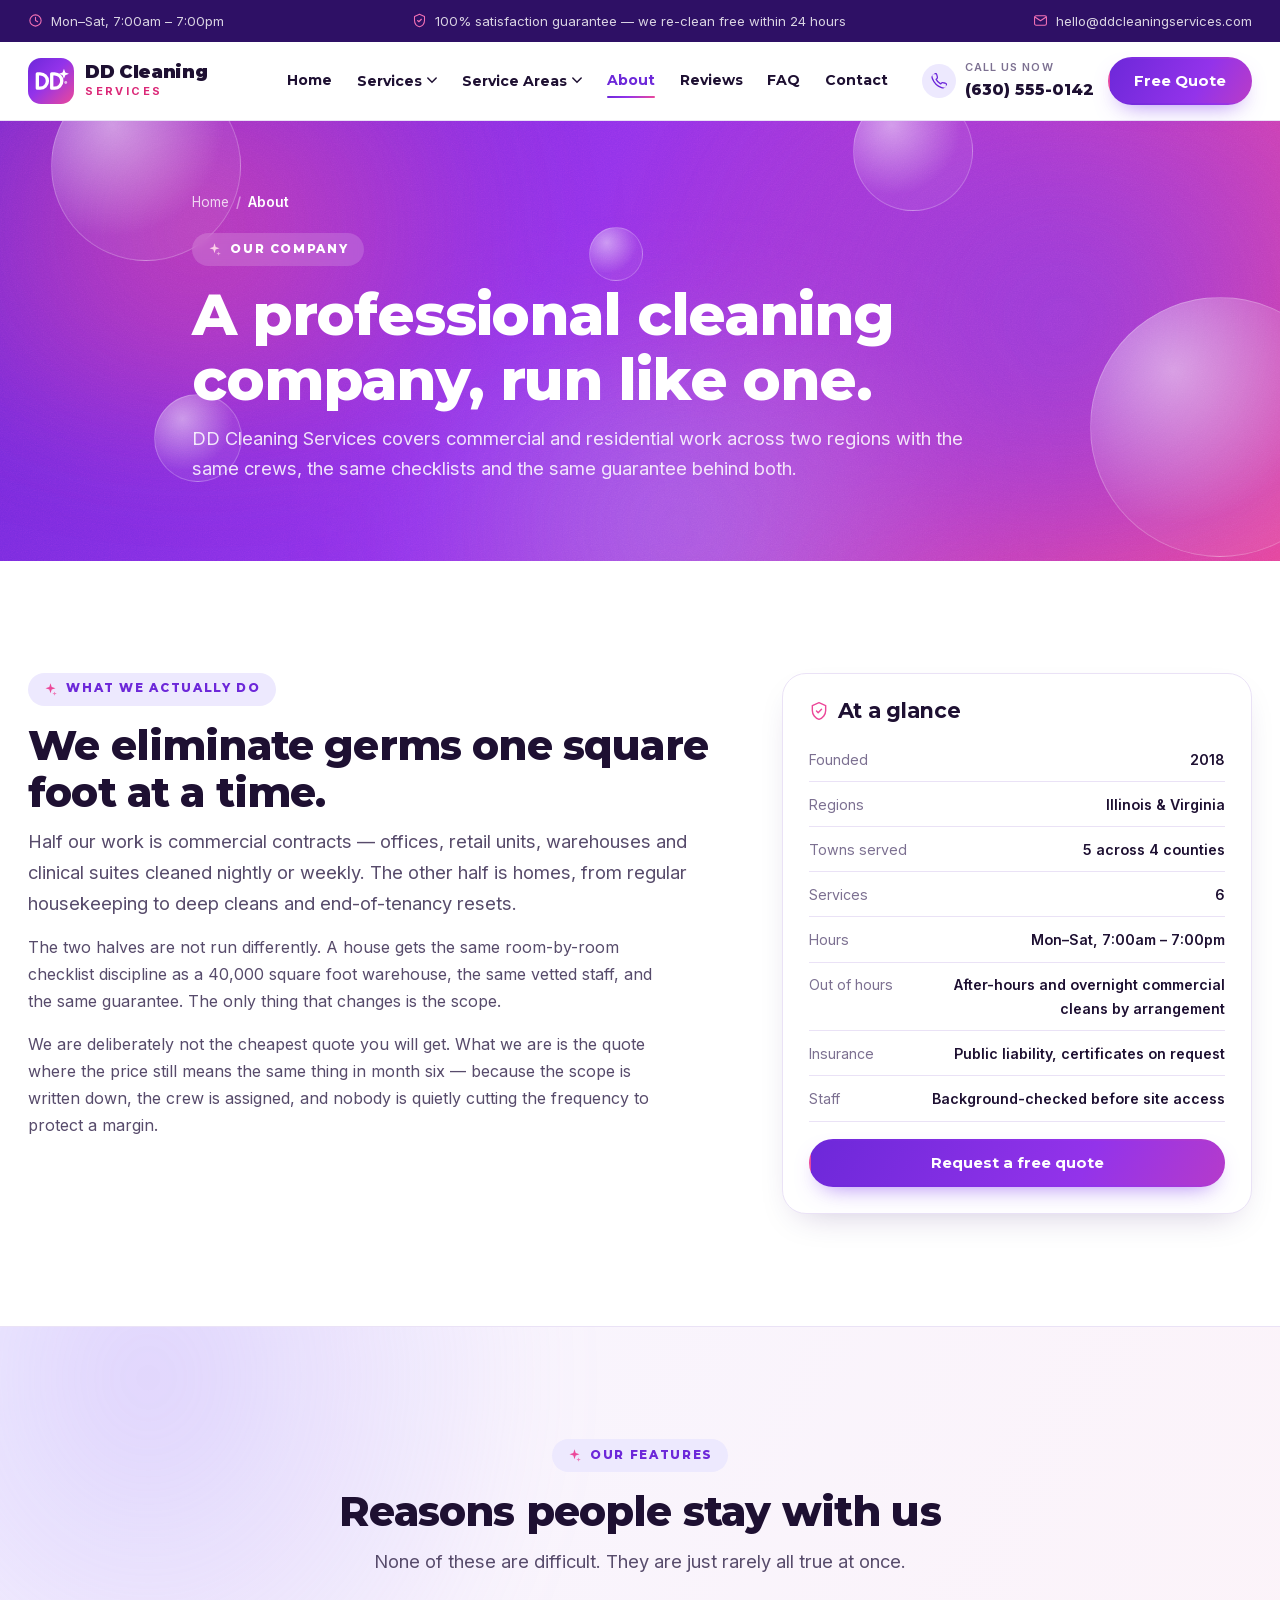
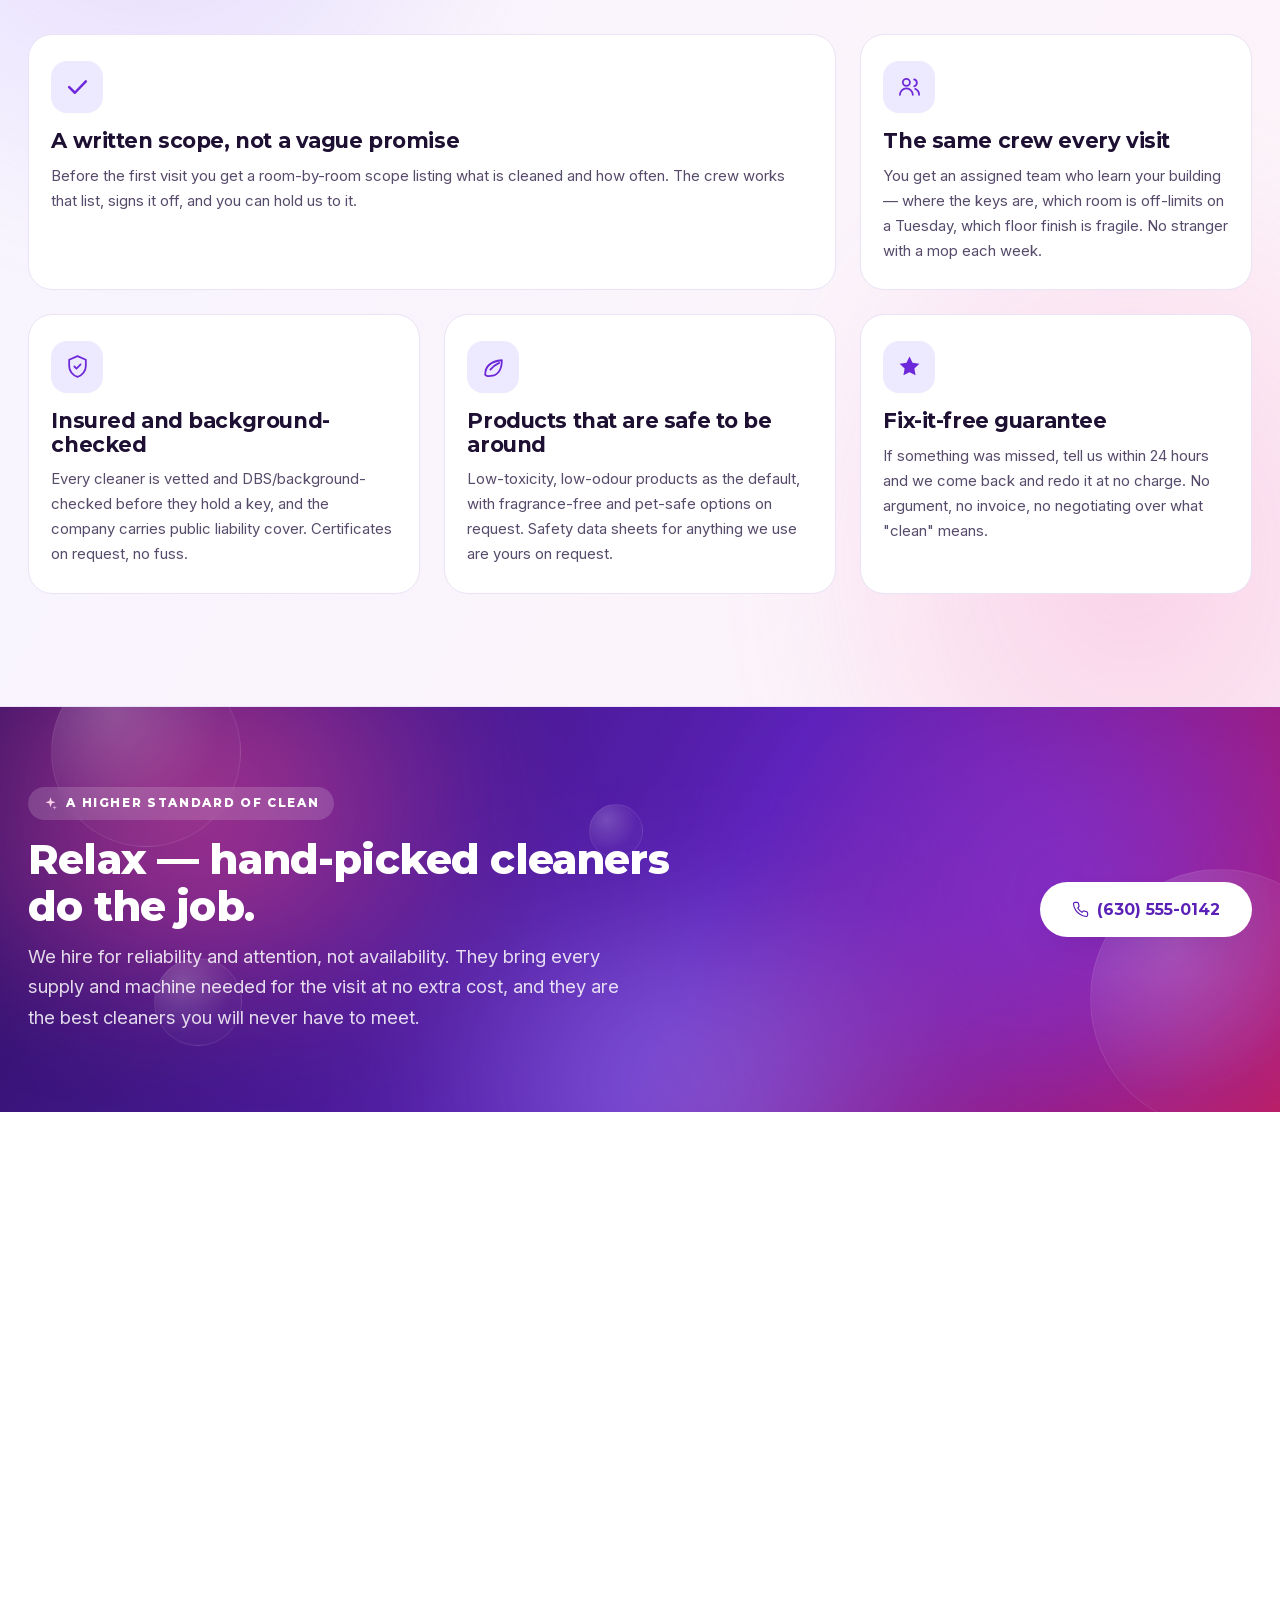
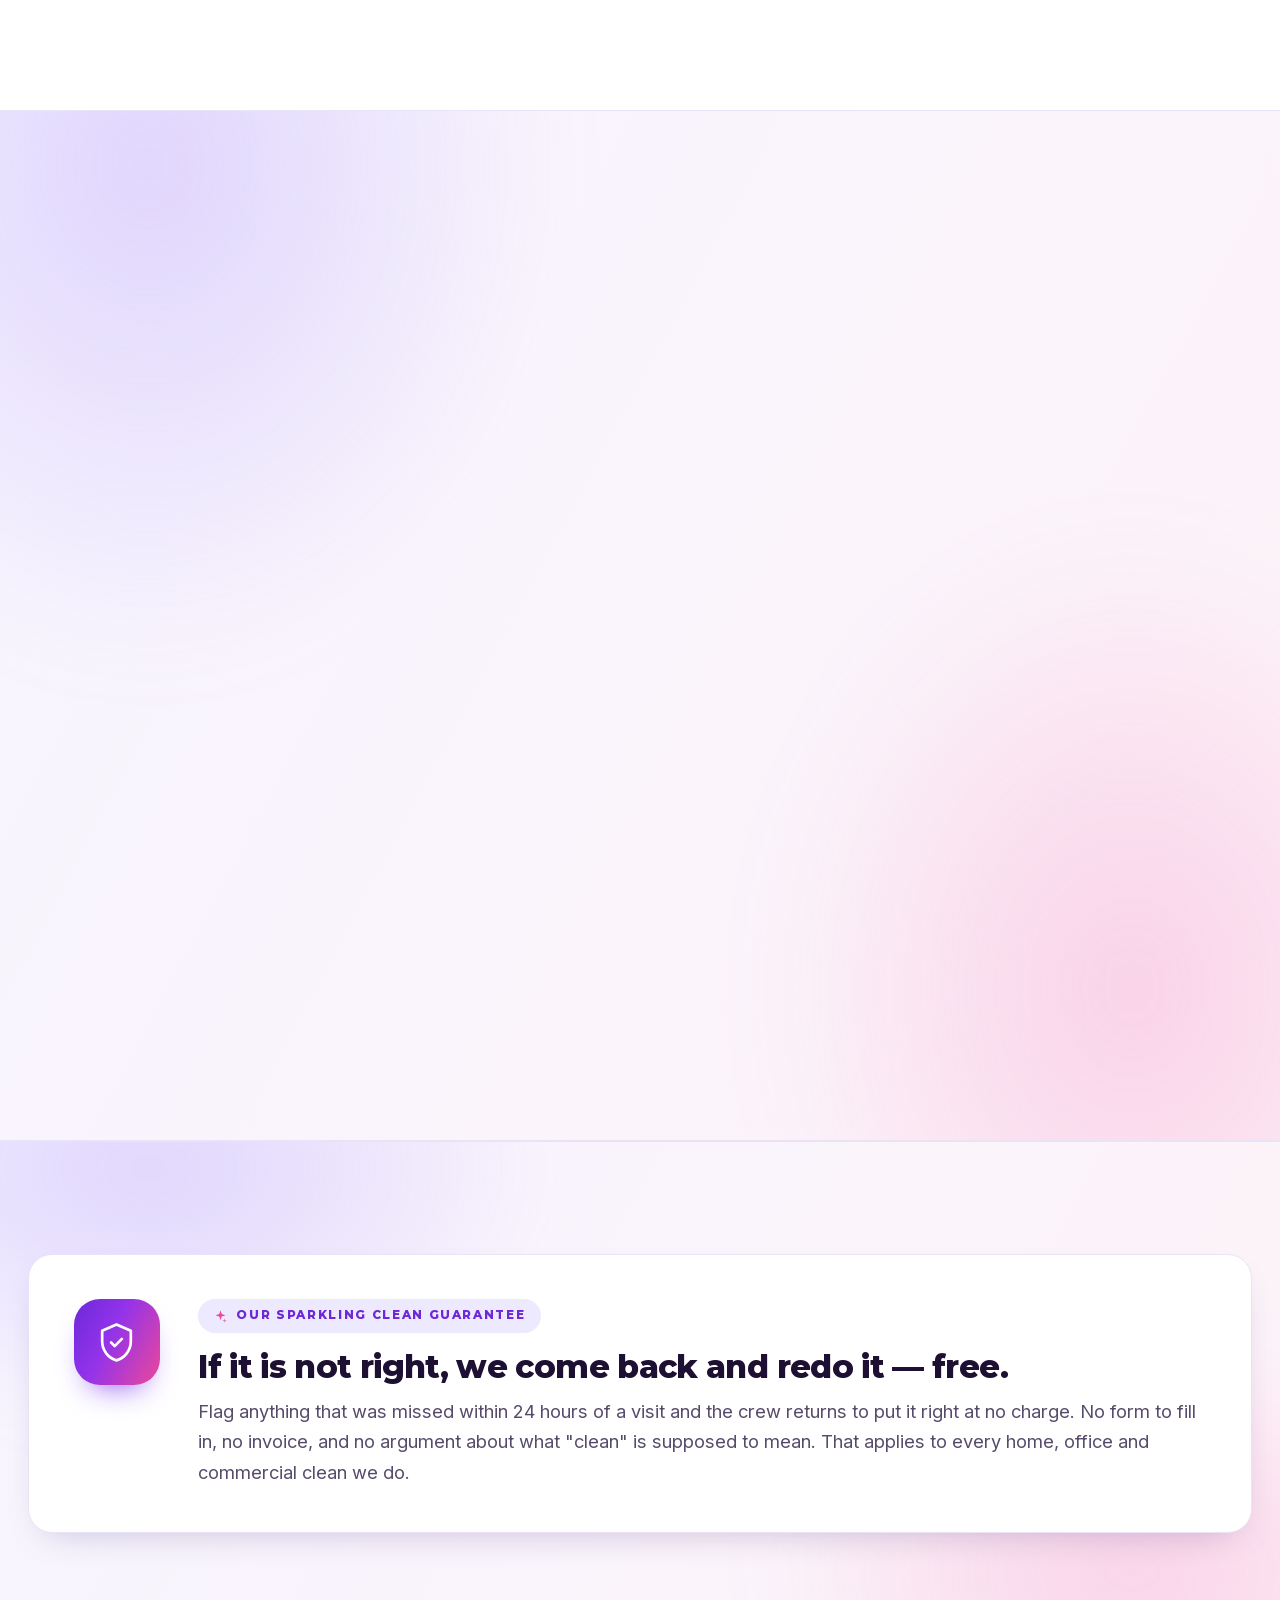
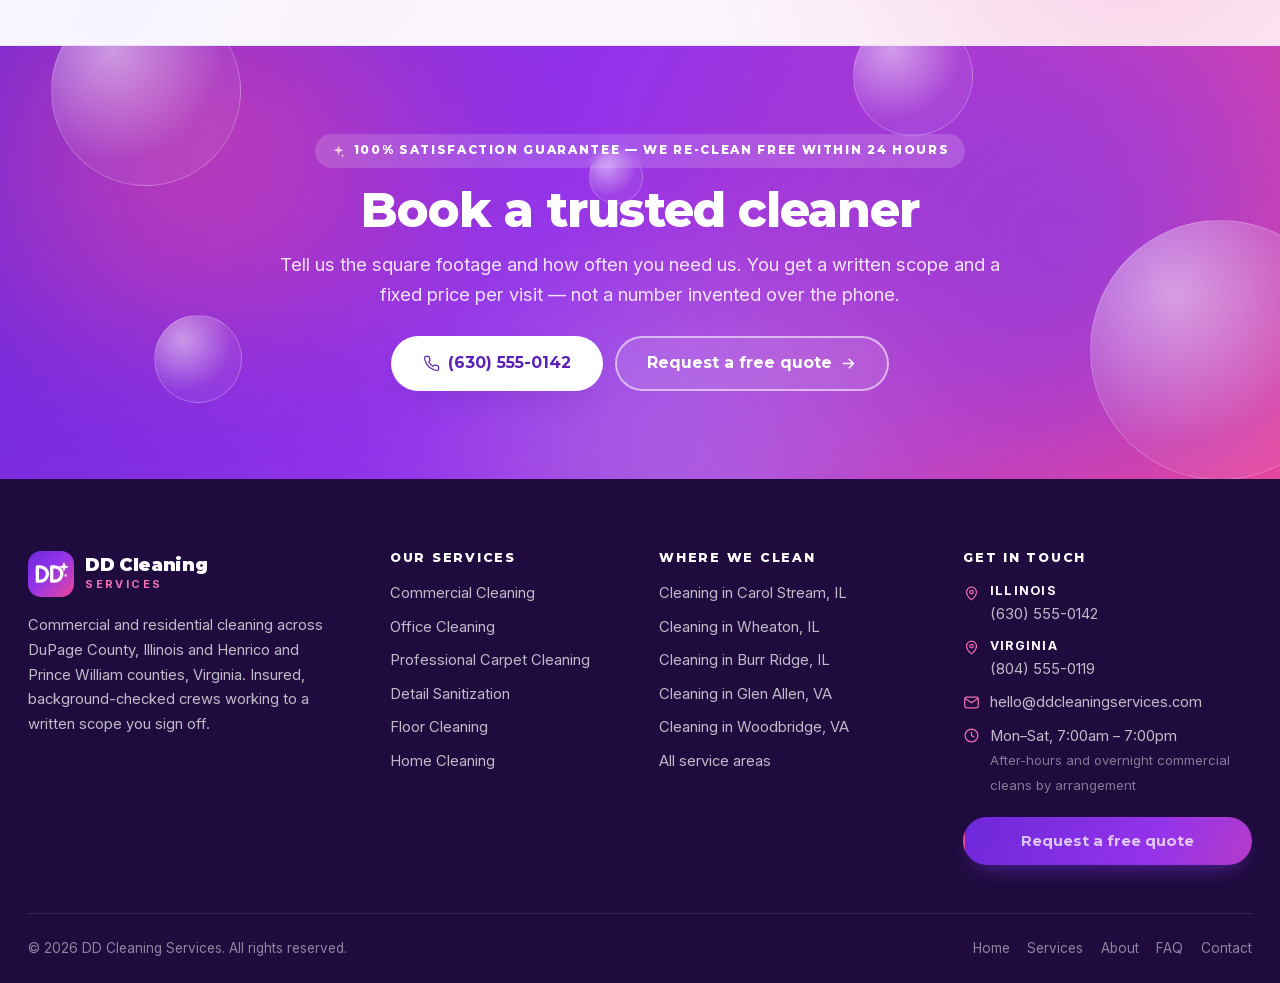
<file: about.html>
<!DOCTYPE html>
<html lang="en-US">
<head>
<meta charset="utf-8">
<meta name="viewport" content="width=device-width, initial-scale=1">
<title>About DD Cleaning Services | Insured, Vetted Cleaning Crews</title>
<meta name="description" content="Who we are, how we train and vet our crews, the products we use and the guarantee behind every clean. Serving DuPage County, Illinois and Henrico and Prince William counties, Virginia.">
<link rel="canonical" href="https://ddcleaningservices.com/about.html">
<meta name="robots" content="index, follow, max-image-preview:large">
<meta name="theme-color" content="#6D28D9">

<meta property="og:type" content="website">
<meta property="og:site_name" content="DD Cleaning Services">
<meta property="og:title" content="About DD Cleaning Services | Insured, Vetted Cleaning Crews">
<meta property="og:description" content="Who we are, how we train and vet our crews, the products we use and the guarantee behind every clean. Serving DuPage County, Illinois and Henrico and Prince William counties, Virginia.">
<meta property="og:url" content="https://ddcleaningservices.com/about.html">
<meta property="og:image" content="https://ddcleaningservices.com/assets/img/brand/og-image.png">
<meta property="og:image:width" content="1200">
<meta property="og:image:height" content="630">
<meta property="og:locale" content="en_US">
<meta name="twitter:card" content="summary_large_image">
<meta name="twitter:title" content="About DD Cleaning Services | Insured, Vetted Cleaning Crews">
<meta name="twitter:description" content="Who we are, how we train and vet our crews, the products we use and the guarantee behind every clean. Serving DuPage County, Illinois and Henrico and Prince William counties, Virginia.">
<meta name="twitter:image" content="https://ddcleaningservices.com/assets/img/brand/og-image.png">

<link rel="icon" href="assets/img/brand/favicon.svg" type="image/svg+xml">
<link rel="icon" href="assets/img/brand/favicon-64.png" sizes="64x64" type="image/png">
<link rel="apple-touch-icon" href="assets/img/brand/apple-touch-icon.png">
<link rel="manifest" href="site.webmanifest">

<link rel="preload" as="font" type="font/woff2" href="assets/fonts/montserrat-latin-var.woff2" crossorigin>
<link rel="preload" as="font" type="font/woff2" href="assets/fonts/inter-latin-var.woff2" crossorigin>
<link rel="stylesheet" href="assets/css/main.css?v=b798b12c">
<script>document.documentElement.className+=' js';</script>
<script type="application/ld+json">
{
  "@context": "https://schema.org",
  "@graph": [
    {
      "@type": [
        "LocalBusiness",
        "CleaningService",
        "HomeAndConstructionBusiness"
      ],
      "@id": "https://ddcleaningservices.com/#business",
      "name": "DD Cleaning Services",
      "description": "Commercial and residential cleaning across Carol Stream, Wheaton and Burr Ridge in Illinois and Glen Allen and Woodbridge in Virginia. Office cleaning, carpet extraction, detail sanitization, hard floor care and home cleaning.",
      "url": "https://ddcleaningservices.com/",
      "telephone": "+1-630-555-0142",
      "email": "hello@ddcleaningservices.com",
      "image": "https://ddcleaningservices.com/assets/img/brand/og-image.png",
      "logo": "https://ddcleaningservices.com/assets/img/brand/logo.svg",
      "foundingDate": "2018",
      "priceRange": "$$",
      "currenciesAccepted": "USD",
      "openingHoursSpecification": [
        {
          "@type": "OpeningHoursSpecification",
          "dayOfWeek": [
            "Monday",
            "Tuesday",
            "Wednesday",
            "Thursday",
            "Friday",
            "Saturday"
          ],
          "opens": "07:00",
          "closes": "19:00"
        }
      ],
      "areaServed": [
        {
          "@type": "State",
          "name": "Illinois"
        },
        {
          "@type": "State",
          "name": "Virginia"
        },
        {
          "@type": "City",
          "name": "Carol Stream, IL"
        },
        {
          "@type": "City",
          "name": "Wheaton, IL"
        },
        {
          "@type": "City",
          "name": "Burr Ridge, IL"
        },
        {
          "@type": "City",
          "name": "Glen Allen, VA"
        },
        {
          "@type": "City",
          "name": "Woodbridge, VA"
        }
      ],
      "hasOfferCatalog": {
        "@type": "OfferCatalog",
        "name": "Cleaning services",
        "itemListElement": [
          {
            "@type": "Offer",
            "itemOffered": {
              "@type": "Service",
              "name": "Commercial Cleaning",
              "description": "Retail floors, warehouses, clinics and multi-tenant buildings on a schedule that fits your trading hours."
            }
          },
          {
            "@type": "Offer",
            "itemOffered": {
              "@type": "Service",
              "name": "Office Cleaning",
              "description": "Desks, kitchens, washrooms, glass and communal areas — done before the first person badges in."
            }
          },
          {
            "@type": "Offer",
            "itemOffered": {
              "@type": "Service",
              "name": "Professional Carpet Cleaning",
              "description": "Truck-mount and portable extraction that lifts ground-in soil, traffic lanes and odour — not just the surface."
            }
          },
          {
            "@type": "Offer",
            "itemOffered": {
              "@type": "Service",
              "name": "Detail Sanitization",
              "description": "Targeted disinfection of every surface a hand actually touches, with dwell times observed properly."
            }
          },
          {
            "@type": "Offer",
            "itemOffered": {
              "@type": "Service",
              "name": "Floor Cleaning",
              "description": "Hard floor care for vinyl, tile, terrazzo, concrete and wood — scrubbed, sealed and brought back up."
            }
          },
          {
            "@type": "Offer",
            "itemOffered": {
              "@type": "Service",
              "name": "Home Cleaning",
              "description": "The same crews, the same standard, in your house — weekly, fortnightly, or one deep clean to reset."
            }
          }
        ]
      }
    },
    {
      "@type": "BreadcrumbList",
      "itemListElement": [
        {
          "@type": "ListItem",
          "position": 1,
          "name": "Home",
          "item": "https://ddcleaningservices.com/"
        },
        {
          "@type": "ListItem",
          "position": 2,
          "name": "About",
          "item": "https://ddcleaningservices.com/about.html"
        }
      ]
    },
    {
      "@type": "AboutPage",
      "name": "About DD Cleaning Services",
      "description": "Commercial and residential cleaning across Carol Stream, Wheaton and Burr Ridge in Illinois and Glen Allen and Woodbridge in Virginia. Office cleaning, carpet extraction, detail sanitization, hard floor care and home cleaning.",
      "url": "https://ddcleaningservices.com/about.html"
    }
  ]
}
</script>
</head>
<body>
<a class="skip-link" href="#main">Skip to content</a>
<div class="topbar">
    <div class="wrap">
        <p class="topbar__item"><svg viewBox="0 0 24 24" fill="none" stroke="currentColor" stroke-width="1.7" stroke-linecap="round" stroke-linejoin="round" aria-hidden="true"><circle cx="12" cy="12" r="9"/><path d="M12 7v5l3.5 2"/></svg><span>Mon–Sat, 7:00am – 7:00pm</span></p>
        <p class="topbar__item topbar__item--hide"> <svg viewBox="0 0 24 24" fill="none" stroke="currentColor" stroke-width="1.7" stroke-linecap="round" stroke-linejoin="round" aria-hidden="true"><path d="M12 2l8 3.5v6c0 4.8-3.4 9.2-8 10.5-4.6-1.3-8-5.7-8-10.5v-6z"/><path d="M9 12l2 2 4-4"/></svg><span>100% satisfaction guarantee — we re-clean free within 24 hours</span></p>
        <a class="topbar__item" href="mailto:hello@ddcleaningservices.com"><svg viewBox="0 0 24 24" fill="none" stroke="currentColor" stroke-width="1.7" stroke-linecap="round" stroke-linejoin="round" aria-hidden="true"><rect x="2.5" y="4.5" width="19" height="15" rx="2.5"/><path d="M3 6.5l9 6 9-6"/></svg><span>hello@ddcleaningservices.com</span></a>
    </div>
</div>

<header class="site-header">
    <div class="wrap">
        <a class="brand" href="index.html">
            <img src="assets/img/brand/logo.svg" alt="" width="48" height="48" loading="eager">
            <span>
                <span class="brand__name">DD Cleaning</span>
                <span class="brand__tag">Services</span>
            </span>
        </a>

        <nav class="nav" id="site-nav" aria-label="Main">
            <a class="nav__link" href="index.html">Home</a>

            <span class="nav__item">
                <button class="nav__link nav__toggle" type="button" aria-expanded="false" aria-haspopup="true">Services <svg viewBox="0 0 12 8" fill="none" stroke="currentColor" stroke-width="1.8" stroke-linecap="round" aria-hidden="true"><path d="M1 1l5 5 5-5"/></svg></button>
                <span class="nav__panel nav__panel--wide">
                    <a href="services.html"><span class="nav__ico"><svg viewBox="0 0 24 24" fill="currentColor" aria-hidden="true"><path d="M12 2l1.9 6.1L20 10l-6.1 1.9L12 18l-1.9-6.1L4 10l6.1-1.9z"/><path d="M18.5 15l.8 2.6 2.7.9-2.7.9-.8 2.6-.8-2.6-2.7-.9 2.7-.9z" opacity=".7"/></svg></span><span>All services<span>Everything we do</span></span></a>
                    <a href="services.html#commercial-cleaning"><span class="nav__ico"><svg viewBox="0 0 24 24" fill="none" stroke="currentColor" stroke-width="1.7" stroke-linecap="round" stroke-linejoin="round" aria-hidden="true"><path d="M3 21h18"/><path d="M5 21V5.5A1.5 1.5 0 0 1 6.5 4h6A1.5 1.5 0 0 1 14 5.5V21"/><path d="M14 10h3.5A1.5 1.5 0 0 1 19 11.5V21"/><path d="M8 8h3M8 12h3M8 16h3M16.5 14h1M16.5 17.5h1"/></svg></span><span>Commercial Cleaning<span>Contract or one-off</span></span></a>
                    <a href="services.html#office-cleaning"><span class="nav__ico"><svg viewBox="0 0 24 24" fill="none" stroke="currentColor" stroke-width="1.7" stroke-linecap="round" stroke-linejoin="round" aria-hidden="true"><rect x="2.5" y="4.5" width="14" height="9.5" rx="1.6"/><path d="M6.5 18h6M9.5 14v4"/><path d="M18.5 20V9.5h3V20"/></svg></span><span>Office Cleaning<span>Before you open, after you close</span></span></a>
                    <a href="services.html#carpet-cleaning"><span class="nav__ico"><svg viewBox="0 0 24 24" fill="none" stroke="currentColor" stroke-width="1.7" stroke-linecap="round" stroke-linejoin="round" aria-hidden="true"><rect x="2.5" y="6.5" width="19" height="12" rx="2"/><path d="M2.5 10h19M2.5 15h19"/><path d="M8 6.5v12M15 6.5v12"/></svg></span><span>Professional Carpet Cleaning<span>Hot water extraction</span></span></a>
                    <a href="services.html#detail-sanitization"><span class="nav__ico"><svg viewBox="0 0 24 24" fill="none" stroke="currentColor" stroke-width="1.7" stroke-linecap="round" stroke-linejoin="round" aria-hidden="true"><path d="M8.5 9h4.2A2.3 2.3 0 0 1 15 11.3v8.4a2.3 2.3 0 0 1-2.3 2.3H8.5a2.3 2.3 0 0 1-2.3-2.3v-8.4A2.3 2.3 0 0 1 8.5 9z"/><path d="M9.4 9V5.6h3.1"/><path d="M12.5 5.6h3.2"/><path d="M17.6 3.4l2.1.9M17.6 7.8l2.1-.9M18.6 5.6h2.1"/><path d="M6.2 13.6h8.8"/></svg></span><span>Detail Sanitization<span>High-touch and clinical</span></span></a>
                    <a href="services.html#floor-cleaning"><span class="nav__ico"><svg viewBox="0 0 24 24" fill="none" stroke="currentColor" stroke-width="1.7" stroke-linecap="round" stroke-linejoin="round" aria-hidden="true"><path d="M2.5 20.5h19"/><path d="M6 20.5l2.6-8M18 20.5l-2.6-8M12 20.5v-8"/><path d="M8.3 12.5h7.4"/><path d="M9.4 16.5h5.2"/></svg></span><span>Floor Cleaning<span>Strip, seal, buff, restore</span></span></a>
                    <a href="services.html#home-cleaning"><span class="nav__ico"><svg viewBox="0 0 24 24" fill="none" stroke="currentColor" stroke-width="1.7" stroke-linecap="round" stroke-linejoin="round" aria-hidden="true"><path d="M3.5 10.5L12 3.5l8.5 7"/><path d="M5.5 9.8V20h13V9.8"/><path d="M10 20v-5.5h4V20"/></svg></span><span>Home Cleaning<span>Regular, deep or move-out</span></span></a>
                </span>
            </span>

            <span class="nav__item">
                <button class="nav__link nav__toggle" type="button" aria-expanded="false" aria-haspopup="true">Service Areas <svg viewBox="0 0 12 8" fill="none" stroke="currentColor" stroke-width="1.8" stroke-linecap="round" aria-hidden="true"><path d="M1 1l5 5 5-5"/></svg></button>
                <span class="nav__panel nav__panel--cols">
                    <div class="nav__group"><p class="nav__group-title">Illinois</p>
                        <a href="areas/carol-stream.html"><span>Carol Stream<span>DuPage County</span></span></a>
                        <a href="areas/wheaton.html"><span>Wheaton<span>DuPage County</span></span></a>
                        <a href="areas/burr-ridge.html"><span>Burr Ridge<span>DuPage &amp; Cook County</span></span></a></div>
                    <div class="nav__group"><p class="nav__group-title">Virginia</p>
                        <a href="areas/glen-allen.html"><span>Glen Allen<span>Henrico County</span></span></a>
                        <a href="areas/woodbridge.html"><span>Woodbridge<span>Prince William County</span></span></a></div>
                    <div class="nav__group nav__group--all">
                        <a href="service-areas.html"><span>All areas<span>Illinois &amp; Virginia</span></span></a>
                    </div>
                </span>
            </span>

            <a class="nav__link" href="about.html" aria-current="page">About</a>
            <a class="nav__link" href="reviews.html">Reviews</a>
            <a class="nav__link" href="faq.html">FAQ</a>
            <a class="nav__link" href="contact.html">Contact</a>
        </nav>

        <div class="header-cta">
            <a class="header-phone" href="tel:+16305550142" data-cta="header-call">
                <svg viewBox="0 0 24 24" fill="none" stroke="currentColor" stroke-width="1.7" stroke-linecap="round" stroke-linejoin="round" aria-hidden="true"><path d="M22 16.9v3a2 2 0 0 1-2.2 2 19.8 19.8 0 0 1-8.6-3.1 19.5 19.5 0 0 1-6-6A19.8 19.8 0 0 1 2.1 4.2 2 2 0 0 1 4.1 2h3a2 2 0 0 1 2 1.7c.1 1 .4 1.9.7 2.8a2 2 0 0 1-.5 2.1L8.1 9.9a16 16 0 0 0 6 6l1.3-1.3a2 2 0 0 1 2.1-.4c.9.3 1.8.6 2.8.7a2 2 0 0 1 1.7 2z"/></svg>
                <span><span>Call us now</span><strong>(630) 555-0142</strong></span>
            </a>
            <a class="btn btn--grad" href="contact.html" data-cta="header-quote">Free Quote</a>
            <button class="nav-toggle" type="button" aria-expanded="false" aria-controls="site-nav" aria-label="Menu">
                <span></span>
            </button>
        </div>
    </div>
</header>

<div class="call-bar">
    <a class="btn btn--grad" href="tel:+16305550142" data-cta="mobile-call"><svg viewBox="0 0 24 24" fill="none" stroke="currentColor" stroke-width="1.7" stroke-linecap="round" stroke-linejoin="round" aria-hidden="true"><path d="M22 16.9v3a2 2 0 0 1-2.2 2 19.8 19.8 0 0 1-8.6-3.1 19.5 19.5 0 0 1-6-6A19.8 19.8 0 0 1 2.1 4.2 2 2 0 0 1 4.1 2h3a2 2 0 0 1 2 1.7c.1 1 .4 1.9.7 2.8a2 2 0 0 1-.5 2.1L8.1 9.9a16 16 0 0 0 6 6l1.3-1.3a2 2 0 0 1 2.1-.4c.9.3 1.8.6 2.8.7a2 2 0 0 1 1.7 2z"/></svg> Call Now</a>
    <a class="btn btn--ghost" href="contact.html" data-cta="mobile-quote">Free Quote <svg viewBox="0 0 24 24" fill="none" stroke="currentColor" stroke-width="2.2" stroke-linecap="round" stroke-linejoin="round" aria-hidden="true"><path d="M5 12h14M13 6l6 6-6 6"/></svg></a>
</div>

<main id="main">

<section class="page-hero">
    <span class="aurora" aria-hidden="true"><i></i><i></i><i></i></span>
    <span class="grain" aria-hidden="true"></span>
    <span class="bubbles" aria-hidden="true"><i></i><i></i><i></i><i></i><i></i></span>
    <div class="wrap">
        <nav class="crumbs" aria-label="Breadcrumb"><ol>
            <li><a href="index.html">Home</a></li>
            <li aria-current="page">About</li>
        </ol></nav>
        <p class="eyebrow eyebrow--light"><svg viewBox="0 0 24 24" fill="currentColor" aria-hidden="true"><path d="M12 2l1.9 6.1L20 10l-6.1 1.9L12 18l-1.9-6.1L4 10l6.1-1.9z"/><path d="M18.5 15l.8 2.6 2.7.9-2.7.9-.8 2.6-.8-2.6-2.7-.9 2.7-.9z" opacity=".7"/></svg> Our company</p>
        <h1>A professional cleaning company, run like one.</h1>
        <p class="lede">DD Cleaning Services covers commercial and residential work across two regions with the same crews, the same checklists and the same guarantee behind both.</p>
    </div>
</section>

<section class="section">
    <div class="wrap">
        <div class="intro">
            <div class="intro__text">
                <p class="eyebrow" data-reveal><svg viewBox="0 0 24 24" fill="currentColor" aria-hidden="true"><path d="M12 2l1.9 6.1L20 10l-6.1 1.9L12 18l-1.9-6.1L4 10l6.1-1.9z"/><path d="M18.5 15l.8 2.6 2.7.9-2.7.9-.8 2.6-.8-2.6-2.7-.9 2.7-.9z" opacity=".7"/></svg> What we actually do</p>
                <h2 data-reveal>We eliminate germs one square foot at a time.</h2>
                <p class="lede" data-reveal>Half our work is commercial contracts — offices, retail units, warehouses
                and clinical suites cleaned nightly or weekly. The other half is homes, from regular housekeeping to
                deep cleans and end-of-tenancy resets.</p>
                <p data-reveal>The two halves are not run differently. A house gets the same room-by-room checklist
                discipline as a 40,000 square foot warehouse, the same vetted staff, and the same guarantee. The only
                thing that changes is the scope.</p>
                <p data-reveal>We are deliberately not the cheapest quote you will get. What we are is the quote where
                the price still means the same thing in month six — because the scope is written down, the crew is
                assigned, and nobody is quietly cutting the frequency to protect a margin.</p>
            </div>
            <div class="fact-card" data-reveal>
                <h3><svg viewBox="0 0 24 24" fill="none" stroke="currentColor" stroke-width="1.7" stroke-linecap="round" stroke-linejoin="round" aria-hidden="true"><path d="M12 2l8 3.5v6c0 4.8-3.4 9.2-8 10.5-4.6-1.3-8-5.7-8-10.5v-6z"/><path d="M9 12l2 2 4-4"/></svg> At a glance</h3>
                <dl>
                    <div><dt>Founded</dt><dd>2018</dd></div>
                    <div><dt>Regions</dt><dd>Illinois &amp; Virginia</dd></div>
                    <div><dt>Towns served</dt><dd>5 across 4 counties</dd></div>
                    <div><dt>Services</dt><dd>6</dd></div>
                    <div><dt>Hours</dt><dd>Mon–Sat, 7:00am – 7:00pm</dd></div>
                    <div><dt>Out of hours</dt><dd>After-hours and overnight commercial cleans by arrangement</dd></div>
                    <div><dt>Insurance</dt><dd>Public liability, certificates on request</dd></div>
                    <div><dt>Staff</dt><dd>Background-checked before site access</dd></div>
                </dl>
                <a class="btn btn--grad btn--block" href="contact.html">Request a free quote</a>
            </div>
        </div>
    </div>
</section>

<section class="section section--tint">
    <div class="wrap">
        <div class="section-head">
        <p class="eyebrow" data-reveal><svg viewBox="0 0 24 24" fill="currentColor" aria-hidden="true"><path d="M12 2l1.9 6.1L20 10l-6.1 1.9L12 18l-1.9-6.1L4 10l6.1-1.9z"/><path d="M18.5 15l.8 2.6 2.7.9-2.7.9-.8 2.6-.8-2.6-2.7-.9 2.7-.9z" opacity=".7"/></svg> Our features</p>
        <h2 data-reveal>Reasons people stay with us</h2>
        <p class="lede" data-reveal>None of these are difficult. They are just rarely all true at once.</p>
    </div>
        <div class="reason-grid">
        <article class="reason" data-reveal>
            <span class="reason__icon"><svg viewBox="0 0 24 24" fill="none" stroke="currentColor" stroke-width="2.4" stroke-linecap="round" stroke-linejoin="round" aria-hidden="true"><path d="M4 12.5l5.5 5.5L20 7"/></svg></span>
            <h3>A written scope, not a vague promise</h3>
            <p>Before the first visit you get a room-by-room scope listing what is cleaned and how often. The crew works that list, signs it off, and you can hold us to it.</p>
        </article>
        <article class="reason" data-reveal>
            <span class="reason__icon"><svg viewBox="0 0 24 24" fill="none" stroke="currentColor" stroke-width="1.7" stroke-linecap="round" stroke-linejoin="round" aria-hidden="true"><circle cx="9" cy="8" r="3.4"/><path d="M2.8 20a6.2 6.2 0 0 1 12.4 0"/><path d="M16.5 5.2a3.4 3.4 0 0 1 0 6.6M17.5 14.3a6.2 6.2 0 0 1 3.7 5.7"/></svg></span>
            <h3>The same crew every visit</h3>
            <p>You get an assigned team who learn your building — where the keys are, which room is off-limits on a Tuesday, which floor finish is fragile. No stranger with a mop each week.</p>
        </article>
        <article class="reason" data-reveal>
            <span class="reason__icon"><svg viewBox="0 0 24 24" fill="none" stroke="currentColor" stroke-width="1.7" stroke-linecap="round" stroke-linejoin="round" aria-hidden="true"><path d="M12 2l8 3.5v6c0 4.8-3.4 9.2-8 10.5-4.6-1.3-8-5.7-8-10.5v-6z"/><path d="M9 12l2 2 4-4"/></svg></span>
            <h3>Insured and background-checked</h3>
            <p>Every cleaner is vetted and DBS/background-checked before they hold a key, and the company carries public liability cover. Certificates on request, no fuss.</p>
        </article>
        <article class="reason" data-reveal>
            <span class="reason__icon"><svg viewBox="0 0 24 24" fill="none" stroke="currentColor" stroke-width="1.7" stroke-linecap="round" stroke-linejoin="round" aria-hidden="true"><path d="M4 20c0-8 5-13 16-14 0 10-4.5 15-11 15a5 5 0 0 1-5-1z"/><path d="M9 15c2.5-3 5.3-5 8.5-6.5"/></svg></span>
            <h3>Products that are safe to be around</h3>
            <p>Low-toxicity, low-odour products as the default, with fragrance-free and pet-safe options on request. Safety data sheets for anything we use are yours on request.</p>
        </article>
        <article class="reason" data-reveal>
            <span class="reason__icon"><svg viewBox="0 0 24 24" fill="currentColor" aria-hidden="true"><path d="M12 2.5l2.9 5.9 6.6.9-4.8 4.6 1.1 6.5-5.8-3-5.8 3 1.1-6.5L2.5 9.3l6.6-.9z"/></svg></span>
            <h3>Fix-it-free guarantee</h3>
            <p>If something was missed, tell us within 24 hours and we come back and redo it at no charge. No argument, no invoice, no negotiating over what &quot;clean&quot; means.</p>
        </article>
    </div>
    </div>
</section>

<section class="band">
    <span class="aurora" aria-hidden="true"><i></i><i></i><i></i></span>
    <span class="grain" aria-hidden="true"></span>
    <span class="bubbles" aria-hidden="true"><i></i><i></i><i></i><i></i></span>
    <div class="wrap">
        <div class="band__inner">
            <div data-reveal>
                <p class="eyebrow eyebrow--light"><svg viewBox="0 0 24 24" fill="currentColor" aria-hidden="true"><path d="M12 2l1.9 6.1L20 10l-6.1 1.9L12 18l-1.9-6.1L4 10l6.1-1.9z"/><path d="M18.5 15l.8 2.6 2.7.9-2.7.9-.8 2.6-.8-2.6-2.7-.9 2.7-.9z" opacity=".7"/></svg> A higher standard of clean</p>
                <h2>Relax — hand-picked cleaners do the job.</h2>
                <p class="lede">We hire for reliability and attention, not availability. They bring every supply and
                machine needed for the visit at no extra cost, and they are the best cleaners you will never have to
                meet.</p>
            </div>
            <a class="btn btn--lg btn--white" href="tel:+16305550142" data-reveal><svg viewBox="0 0 24 24" fill="none" stroke="currentColor" stroke-width="1.7" stroke-linecap="round" stroke-linejoin="round" aria-hidden="true"><path d="M22 16.9v3a2 2 0 0 1-2.2 2 19.8 19.8 0 0 1-8.6-3.1 19.5 19.5 0 0 1-6-6A19.8 19.8 0 0 1 2.1 4.2 2 2 0 0 1 4.1 2h3a2 2 0 0 1 2 1.7c.1 1 .4 1.9.7 2.8a2 2 0 0 1-.5 2.1L8.1 9.9a16 16 0 0 0 6 6l1.3-1.3a2 2 0 0 1 2.1-.4c.9.3 1.8.6 2.8.7a2 2 0 0 1 1.7 2z"/></svg> (630) 555-0142</a>
        </div>
    </div>
</section>

<section class="section">
    <div class="wrap">
        <div class="section-head">
        <p class="eyebrow" data-reveal><svg viewBox="0 0 24 24" fill="currentColor" aria-hidden="true"><path d="M12 2l1.9 6.1L20 10l-6.1 1.9L12 18l-1.9-6.1L4 10l6.1-1.9z"/><path d="M18.5 15l.8 2.6 2.7.9-2.7.9-.8 2.6-.8-2.6-2.7-.9 2.7-.9z" opacity=".7"/></svg> How it works</p>
        <h2 data-reveal>From first call to settled routine</h2>
        <p class="lede" data-reveal>Usually inside a week for commercial sites, next day for one-off home cleans.</p>
    </div>
        <ol class="process">
        <li data-reveal>
            <span class="process__num">01</span>
            <h3>Walk the site</h3>
            <p>We visit, measure and look at your actual floors and surfaces — not a phone estimate off a square-footage guess.</p>
        </li>
        <li data-reveal>
            <span class="process__num">02</span>
            <h3>Agree the scope</h3>
            <p>You get a written scope and a fixed price per visit. Nothing is billed that is not on that sheet.</p>
        </li>
        <li data-reveal>
            <span class="process__num">03</span>
            <h3>Clean to the checklist</h3>
            <p>The assigned crew works the list every visit and signs it off. You can see what was done and when.</p>
        </li>
        <li data-reveal>
            <span class="process__num">04</span>
            <h3>Review and adjust</h3>
            <p>After the first month we review what is working. Frequencies and scope get tuned to how the building is actually used.</p>
        </li>
    </ol>
    </div>
</section>

<section class="section section--tint">
    <div class="wrap">
        <div class="section-head">
        <p class="eyebrow" data-reveal><svg viewBox="0 0 24 24" fill="currentColor" aria-hidden="true"><path d="M12 2l1.9 6.1L20 10l-6.1 1.9L12 18l-1.9-6.1L4 10l6.1-1.9z"/><path d="M18.5 15l.8 2.6 2.7.9-2.7.9-.8 2.6-.8-2.6-2.7-.9 2.7-.9z" opacity=".7"/></svg> Where we work</p>
        <h2 data-reveal>Two regions, run as two local operations</h2>
        <p class="lede" data-reveal>Each region has its own dispatch number and its own crews. Nothing is subcontracted out to whoever is free that night.</p>
    </div>
        <div class="coverage">
        <article class="coverage__region" data-reveal>
            <header>
                <span class="coverage__badge">IL</span>
                <div>
                    <h3>Illinois</h3>
                    <p>Chicago’s western suburbs</p>
                </div>
            </header>
            <p>DuPage County and the surrounding western suburbs — offices along the Roosevelt Road and Butterfield corridors, medical suites, retail units and family homes.</p>
            <ul class="coverage__cities">
                <li><a href="areas/carol-stream.html"><svg viewBox="0 0 24 24" fill="none" stroke="currentColor" stroke-width="1.7" stroke-linecap="round" stroke-linejoin="round" aria-hidden="true"><path d="M12 21s7-5.4 7-11a7 7 0 1 0-14 0c0 5.6 7 11 7 11z"/><circle cx="12" cy="10" r="2.5"/></svg><span><strong>Carol Stream</strong>DuPage County</span><svg viewBox="0 0 24 24" fill="none" stroke="currentColor" stroke-width="2.2" stroke-linecap="round" stroke-linejoin="round" aria-hidden="true"><path d="M5 12h14M13 6l6 6-6 6"/></svg></a></li>
                <li><a href="areas/wheaton.html"><svg viewBox="0 0 24 24" fill="none" stroke="currentColor" stroke-width="1.7" stroke-linecap="round" stroke-linejoin="round" aria-hidden="true"><path d="M12 21s7-5.4 7-11a7 7 0 1 0-14 0c0 5.6 7 11 7 11z"/><circle cx="12" cy="10" r="2.5"/></svg><span><strong>Wheaton</strong>DuPage County</span><svg viewBox="0 0 24 24" fill="none" stroke="currentColor" stroke-width="2.2" stroke-linecap="round" stroke-linejoin="round" aria-hidden="true"><path d="M5 12h14M13 6l6 6-6 6"/></svg></a></li>
                <li><a href="areas/burr-ridge.html"><svg viewBox="0 0 24 24" fill="none" stroke="currentColor" stroke-width="1.7" stroke-linecap="round" stroke-linejoin="round" aria-hidden="true"><path d="M12 21s7-5.4 7-11a7 7 0 1 0-14 0c0 5.6 7 11 7 11z"/><circle cx="12" cy="10" r="2.5"/></svg><span><strong>Burr Ridge</strong>DuPage &amp; Cook County</span><svg viewBox="0 0 24 24" fill="none" stroke="currentColor" stroke-width="2.2" stroke-linecap="round" stroke-linejoin="round" aria-hidden="true"><path d="M5 12h14M13 6l6 6-6 6"/></svg></a></li>
            </ul>
            <a class="coverage__call" href="tel:+16305550142"><svg viewBox="0 0 24 24" fill="none" stroke="currentColor" stroke-width="1.7" stroke-linecap="round" stroke-linejoin="round" aria-hidden="true"><path d="M22 16.9v3a2 2 0 0 1-2.2 2 19.8 19.8 0 0 1-8.6-3.1 19.5 19.5 0 0 1-6-6A19.8 19.8 0 0 1 2.1 4.2 2 2 0 0 1 4.1 2h3a2 2 0 0 1 2 1.7c.1 1 .4 1.9.7 2.8a2 2 0 0 1-.5 2.1L8.1 9.9a16 16 0 0 0 6 6l1.3-1.3a2 2 0 0 1 2.1-.4c.9.3 1.8.6 2.8.7a2 2 0 0 1 1.7 2z"/></svg> Illinois dispatch — (630) 555-0142</a>
        </article>
        <article class="coverage__region" data-reveal>
            <header>
                <span class="coverage__badge">VA</span>
                <div>
                    <h3>Virginia</h3>
                    <p>Greater Richmond &amp; Northern Virginia</p>
                </div>
            </header>
            <p>Henrico County up through Prince William County — Innsbrook business park suites, I-95 corridor warehouses and offices, townhomes and single-family homes.</p>
            <ul class="coverage__cities">
                <li><a href="areas/glen-allen.html"><svg viewBox="0 0 24 24" fill="none" stroke="currentColor" stroke-width="1.7" stroke-linecap="round" stroke-linejoin="round" aria-hidden="true"><path d="M12 21s7-5.4 7-11a7 7 0 1 0-14 0c0 5.6 7 11 7 11z"/><circle cx="12" cy="10" r="2.5"/></svg><span><strong>Glen Allen</strong>Henrico County</span><svg viewBox="0 0 24 24" fill="none" stroke="currentColor" stroke-width="2.2" stroke-linecap="round" stroke-linejoin="round" aria-hidden="true"><path d="M5 12h14M13 6l6 6-6 6"/></svg></a></li>
                <li><a href="areas/woodbridge.html"><svg viewBox="0 0 24 24" fill="none" stroke="currentColor" stroke-width="1.7" stroke-linecap="round" stroke-linejoin="round" aria-hidden="true"><path d="M12 21s7-5.4 7-11a7 7 0 1 0-14 0c0 5.6 7 11 7 11z"/><circle cx="12" cy="10" r="2.5"/></svg><span><strong>Woodbridge</strong>Prince William County</span><svg viewBox="0 0 24 24" fill="none" stroke="currentColor" stroke-width="2.2" stroke-linecap="round" stroke-linejoin="round" aria-hidden="true"><path d="M5 12h14M13 6l6 6-6 6"/></svg></a></li>
            </ul>
            <a class="coverage__call" href="tel:+18045550119"><svg viewBox="0 0 24 24" fill="none" stroke="currentColor" stroke-width="1.7" stroke-linecap="round" stroke-linejoin="round" aria-hidden="true"><path d="M22 16.9v3a2 2 0 0 1-2.2 2 19.8 19.8 0 0 1-8.6-3.1 19.5 19.5 0 0 1-6-6A19.8 19.8 0 0 1 2.1 4.2 2 2 0 0 1 4.1 2h3a2 2 0 0 1 2 1.7c.1 1 .4 1.9.7 2.8a2 2 0 0 1-.5 2.1L8.1 9.9a16 16 0 0 0 6 6l1.3-1.3a2 2 0 0 1 2.1-.4c.9.3 1.8.6 2.8.7a2 2 0 0 1 1.7 2z"/></svg> Virginia dispatch — (804) 555-0119</a>
        </article>
    </div>
    </div>
</section>

<section class="section section--tint" id="guarantee">
    <div class="wrap">
        <div class="guarantee">
            <span class="guarantee__icon" aria-hidden="true"><svg viewBox="0 0 24 24" fill="none" stroke="currentColor" stroke-width="1.7" stroke-linecap="round" stroke-linejoin="round" aria-hidden="true"><path d="M12 2l8 3.5v6c0 4.8-3.4 9.2-8 10.5-4.6-1.3-8-5.7-8-10.5v-6z"/><path d="M9 12l2 2 4-4"/></svg></span>
            <div>
                <p class="eyebrow"><svg viewBox="0 0 24 24" fill="currentColor" aria-hidden="true"><path d="M12 2l1.9 6.1L20 10l-6.1 1.9L12 18l-1.9-6.1L4 10l6.1-1.9z"/><path d="M18.5 15l.8 2.6 2.7.9-2.7.9-.8 2.6-.8-2.6-2.7-.9 2.7-.9z" opacity=".7"/></svg> Our sparkling clean guarantee</p>
                <h2>If it is not right, we come back and redo it — free.</h2>
                <p class="lede">Flag anything that was missed within 24 hours of a visit and the crew returns to put it
                right at no charge. No form to fill in, no invoice, and no argument about what "clean" is supposed to
                mean. That applies to every home, office and commercial clean we do.</p>
            </div>
        </div>
    </div>
</section>

<section class="cta-band">
    <span class="aurora" aria-hidden="true"><i></i><i></i><i></i></span>
    <span class="grain" aria-hidden="true"></span>
    <span class="bubbles" aria-hidden="true"><i></i><i></i><i></i><i></i><i></i></span>
    <div class="wrap">
        <p class="eyebrow eyebrow--light" data-reveal><svg viewBox="0 0 24 24" fill="currentColor" aria-hidden="true"><path d="M12 2l1.9 6.1L20 10l-6.1 1.9L12 18l-1.9-6.1L4 10l6.1-1.9z"/><path d="M18.5 15l.8 2.6 2.7.9-2.7.9-.8 2.6-.8-2.6-2.7-.9 2.7-.9z" opacity=".7"/></svg> 100% satisfaction guarantee — we re-clean free within 24 hours</p>
        <h2 data-reveal>Book a trusted cleaner</h2>
        <p class="lede" data-reveal>Tell us the square footage and how often you need us. You get a written scope and a fixed price per visit — not a number invented over the phone.</p>
        <div class="btn-row" data-reveal>
            <a class="btn btn--lg btn--white" href="tel:+16305550142" data-cta="cta-call"><svg viewBox="0 0 24 24" fill="none" stroke="currentColor" stroke-width="1.7" stroke-linecap="round" stroke-linejoin="round" aria-hidden="true"><path d="M22 16.9v3a2 2 0 0 1-2.2 2 19.8 19.8 0 0 1-8.6-3.1 19.5 19.5 0 0 1-6-6A19.8 19.8 0 0 1 2.1 4.2 2 2 0 0 1 4.1 2h3a2 2 0 0 1 2 1.7c.1 1 .4 1.9.7 2.8a2 2 0 0 1-.5 2.1L8.1 9.9a16 16 0 0 0 6 6l1.3-1.3a2 2 0 0 1 2.1-.4c.9.3 1.8.6 2.8.7a2 2 0 0 1 1.7 2z"/></svg> (630) 555-0142</a>
            <a class="btn btn--lg btn--outline-white" href="contact.html" data-cta="cta-quote">Request a free quote <svg viewBox="0 0 24 24" fill="none" stroke="currentColor" stroke-width="2.2" stroke-linecap="round" stroke-linejoin="round" aria-hidden="true"><path d="M5 12h14M13 6l6 6-6 6"/></svg></a>
        </div>
    </div>
</section>
</main>

<footer class="site-footer">
    <div class="wrap">
        <div class="footer-grid">
            <div class="footer-brand">
                <a class="brand brand--footer" href="index.html">
                    <img src="assets/img/brand/logo.svg" alt="" width="52" height="52" loading="lazy">
                    <span>
                        <span class="brand__name">DD Cleaning</span>
                        <span class="brand__tag">Services</span>
                    </span>
                </a>
                <p>Commercial and residential cleaning across DuPage County, Illinois and Henrico and Prince William
                counties, Virginia. Insured, background-checked crews working to a written scope you sign off.</p>
                
            </div>

            <div class="footer-col">
                <h4>Our Services</h4>
                <ul>
                    <li><a href="services.html#commercial-cleaning">Commercial Cleaning</a></li>
                    <li><a href="services.html#office-cleaning">Office Cleaning</a></li>
                    <li><a href="services.html#carpet-cleaning">Professional Carpet Cleaning</a></li>
                    <li><a href="services.html#detail-sanitization">Detail Sanitization</a></li>
                    <li><a href="services.html#floor-cleaning">Floor Cleaning</a></li>
                    <li><a href="services.html#home-cleaning">Home Cleaning</a></li>
                </ul>
            </div>

            <div class="footer-col">
                <h4>Where We Clean</h4>
                <ul>
                    <li><a href="areas/carol-stream.html">Cleaning in Carol Stream, IL</a></li>
                    <li><a href="areas/wheaton.html">Cleaning in Wheaton, IL</a></li>
                    <li><a href="areas/burr-ridge.html">Cleaning in Burr Ridge, IL</a></li>
                    <li><a href="areas/glen-allen.html">Cleaning in Glen Allen, VA</a></li>
                    <li><a href="areas/woodbridge.html">Cleaning in Woodbridge, VA</a></li>
                    <li><a href="service-areas.html">All service areas</a></li>
                </ul>
            </div>

            <div class="footer-col">
                <h4>Get In Touch</h4>
                <ul class="footer-contact">
                    <li><svg viewBox="0 0 24 24" fill="none" stroke="currentColor" stroke-width="1.7" stroke-linecap="round" stroke-linejoin="round" aria-hidden="true"><path d="M12 21s7-5.4 7-11a7 7 0 1 0-14 0c0 5.6 7 11 7 11z"/><circle cx="12" cy="10" r="2.5"/></svg><span><strong>Illinois</strong><a href="tel:+16305550142">(630) 555-0142</a></span></li>
                    <li><svg viewBox="0 0 24 24" fill="none" stroke="currentColor" stroke-width="1.7" stroke-linecap="round" stroke-linejoin="round" aria-hidden="true"><path d="M12 21s7-5.4 7-11a7 7 0 1 0-14 0c0 5.6 7 11 7 11z"/><circle cx="12" cy="10" r="2.5"/></svg><span><strong>Virginia</strong><a href="tel:+18045550119">(804) 555-0119</a></span></li>
                    <li><svg viewBox="0 0 24 24" fill="none" stroke="currentColor" stroke-width="1.7" stroke-linecap="round" stroke-linejoin="round" aria-hidden="true"><rect x="2.5" y="4.5" width="19" height="15" rx="2.5"/><path d="M3 6.5l9 6 9-6"/></svg><span><a href="mailto:hello@ddcleaningservices.com">hello@ddcleaningservices.com</a></span></li>
                    <li><svg viewBox="0 0 24 24" fill="none" stroke="currentColor" stroke-width="1.7" stroke-linecap="round" stroke-linejoin="round" aria-hidden="true"><circle cx="12" cy="12" r="9"/><path d="M12 7v5l3.5 2"/></svg><span>Mon–Sat, 7:00am – 7:00pm<br><span class="faint">After-hours and overnight commercial cleans by arrangement</span></span></li>
                </ul>
                <a class="btn btn--grad btn--block" href="contact.html">Request a free quote</a>
            </div>
        </div>

        <div class="footer-bottom">
            <p>&copy; <span data-year>2026</span> DD Cleaning Services. All rights reserved.</p>
            <nav aria-label="Footer">
                <a href="index.html">Home</a>
                <a href="services.html">Services</a>
                <a href="about.html">About</a>
                <a href="faq.html">FAQ</a>
                <a href="contact.html">Contact</a>
            </nav>
        </div>
    </div>
</footer>

<script src="assets/js/main.js?v=388a2fa8" defer></script>
</body>
</html>
</file>
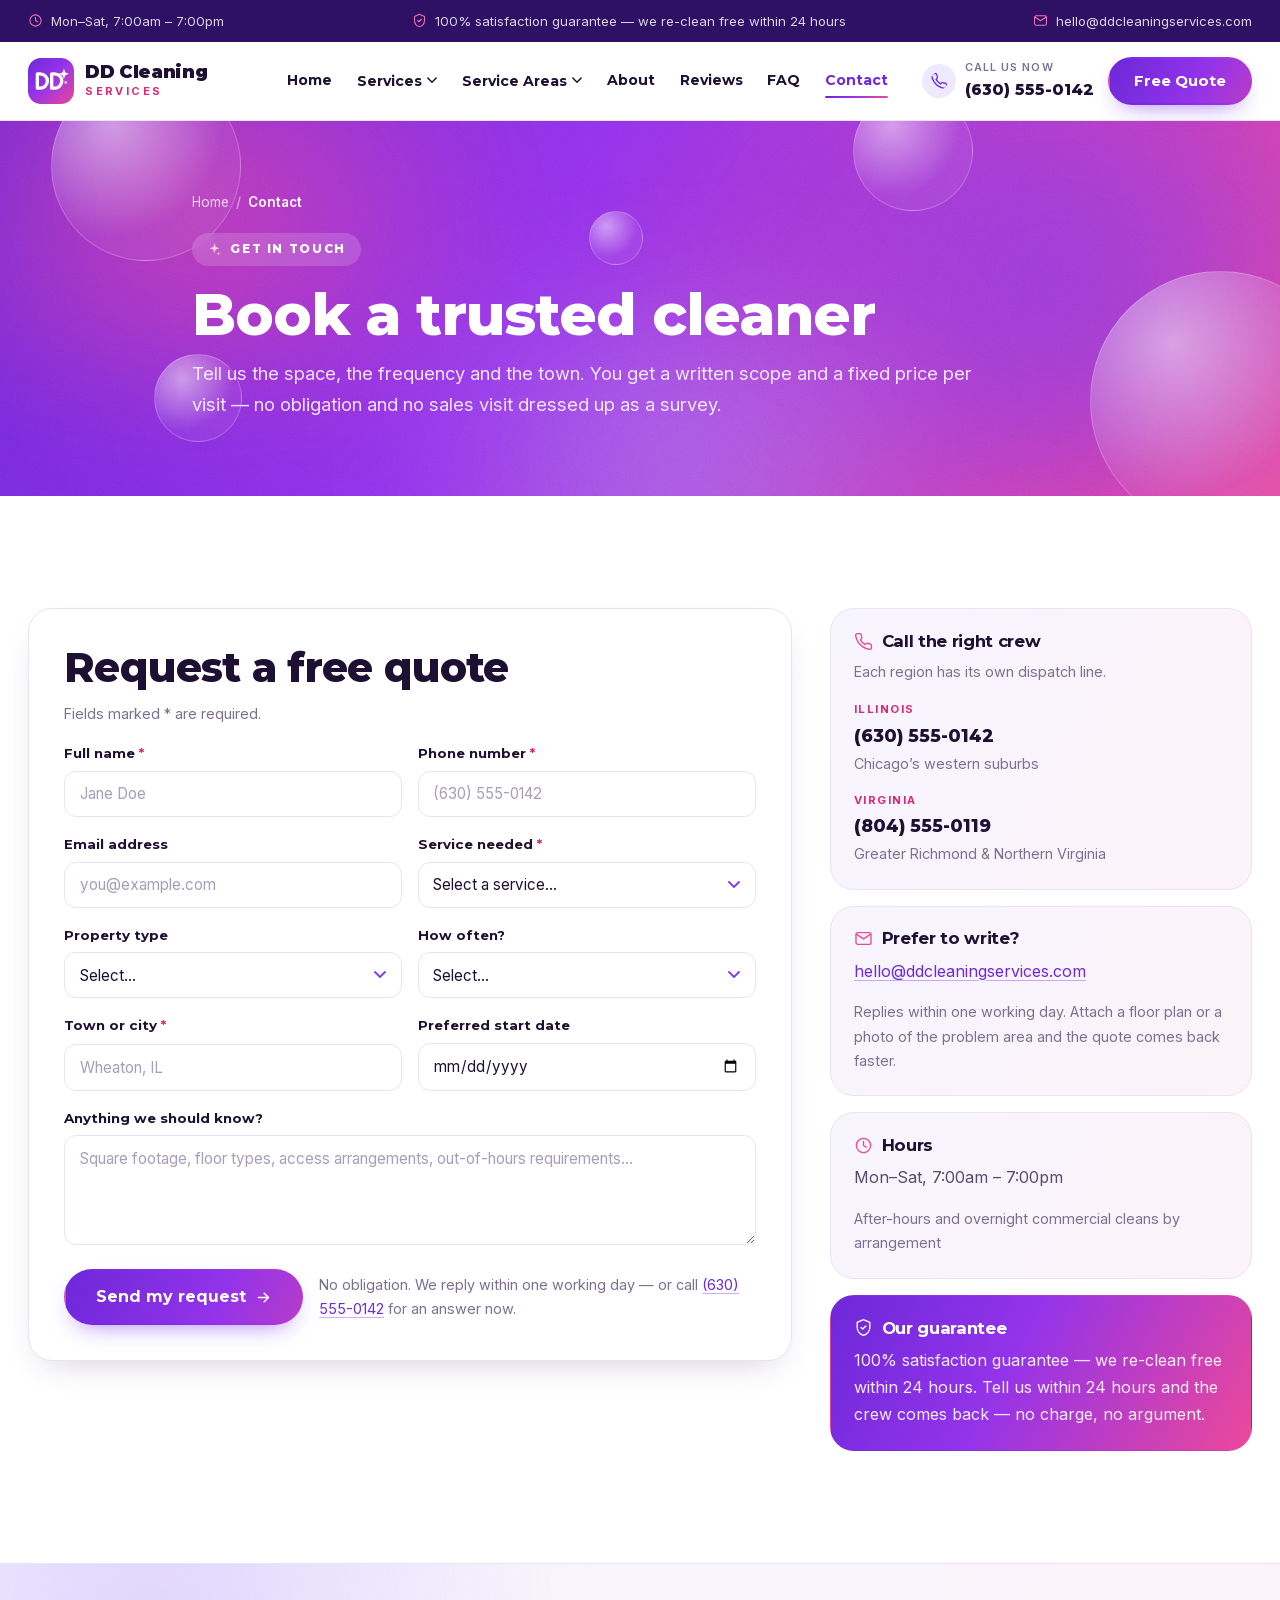
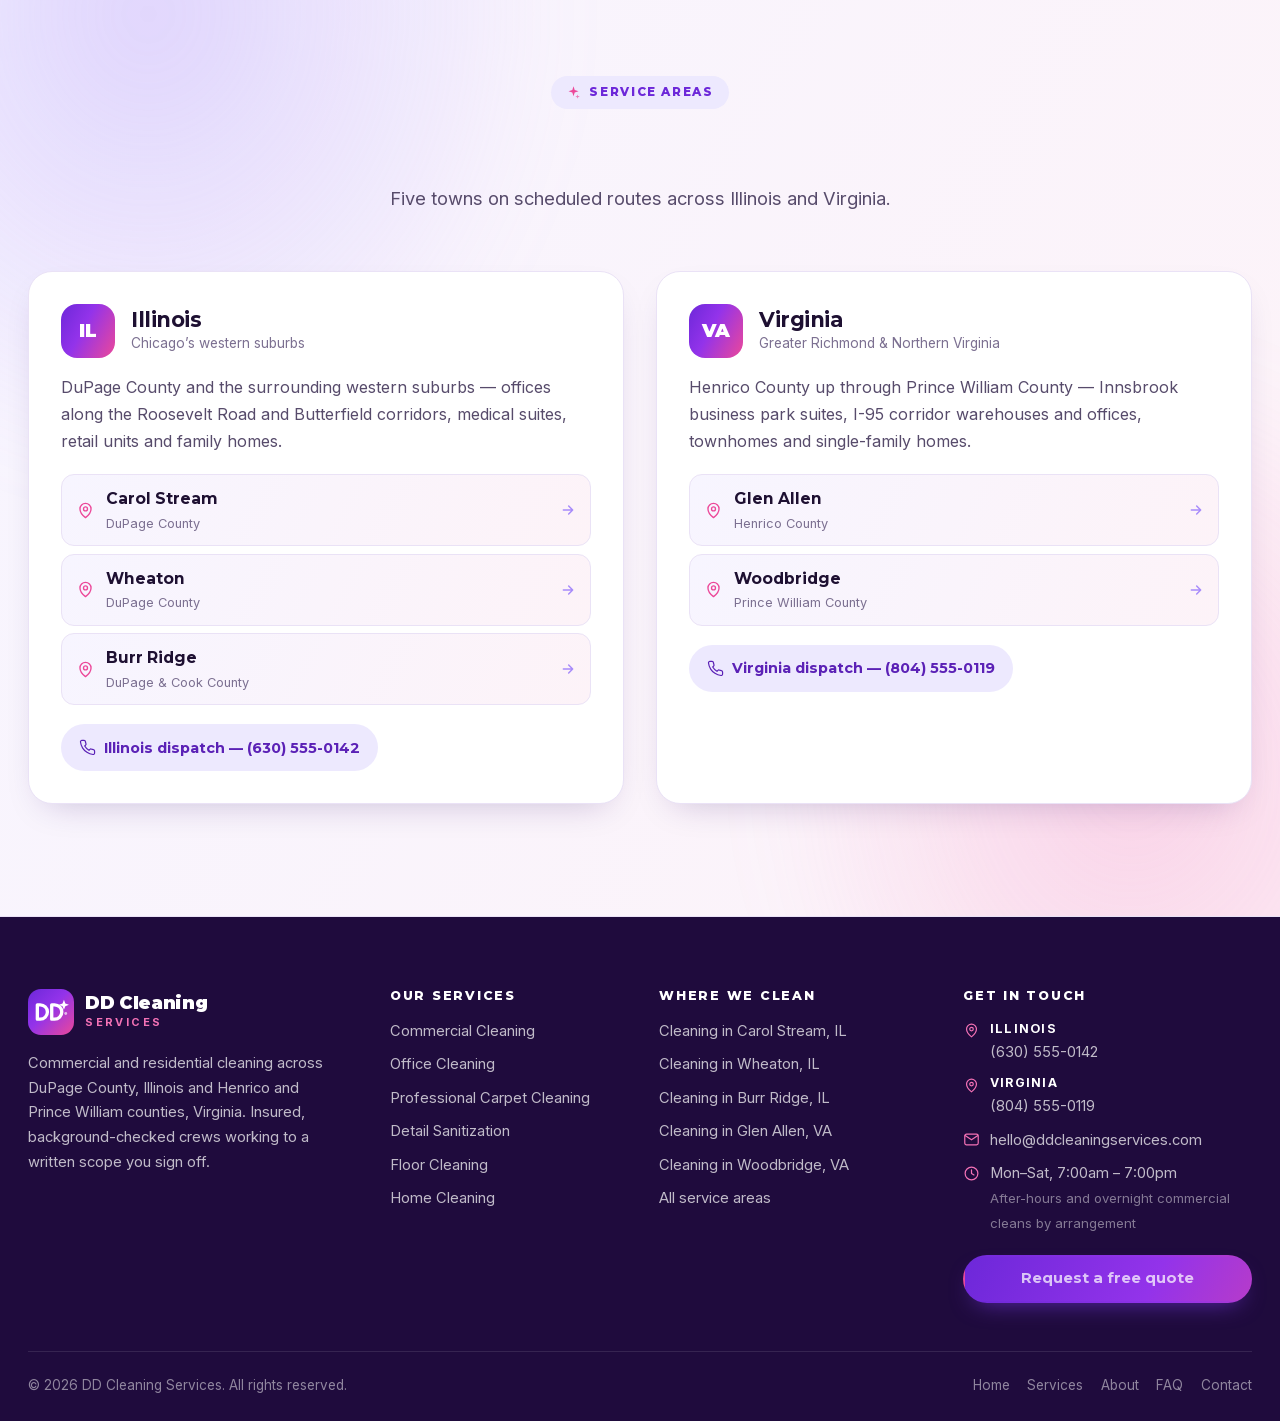
<file: contact.html>
<!DOCTYPE html>
<html lang="en-US">
<head>
<meta charset="utf-8">
<meta name="viewport" content="width=device-width, initial-scale=1">
<title>Get a Free Cleaning Quote | DD Cleaning Services</title>
<meta name="description" content="Request a free, no-obligation cleaning quote for your office, commercial site or home in Illinois or Virginia. Written scope and a fixed price per visit.">
<link rel="canonical" href="https://ddcleaningservices.com/contact.html">
<meta name="robots" content="index, follow, max-image-preview:large">
<meta name="theme-color" content="#6D28D9">

<meta property="og:type" content="website">
<meta property="og:site_name" content="DD Cleaning Services">
<meta property="og:title" content="Get a Free Cleaning Quote | DD Cleaning Services">
<meta property="og:description" content="Request a free, no-obligation cleaning quote for your office, commercial site or home in Illinois or Virginia. Written scope and a fixed price per visit.">
<meta property="og:url" content="https://ddcleaningservices.com/contact.html">
<meta property="og:image" content="https://ddcleaningservices.com/assets/img/brand/og-image.png">
<meta property="og:image:width" content="1200">
<meta property="og:image:height" content="630">
<meta property="og:locale" content="en_US">
<meta name="twitter:card" content="summary_large_image">
<meta name="twitter:title" content="Get a Free Cleaning Quote | DD Cleaning Services">
<meta name="twitter:description" content="Request a free, no-obligation cleaning quote for your office, commercial site or home in Illinois or Virginia. Written scope and a fixed price per visit.">
<meta name="twitter:image" content="https://ddcleaningservices.com/assets/img/brand/og-image.png">

<link rel="icon" href="assets/img/brand/favicon.svg" type="image/svg+xml">
<link rel="icon" href="assets/img/brand/favicon-64.png" sizes="64x64" type="image/png">
<link rel="apple-touch-icon" href="assets/img/brand/apple-touch-icon.png">
<link rel="manifest" href="site.webmanifest">

<link rel="preload" as="font" type="font/woff2" href="assets/fonts/montserrat-latin-var.woff2" crossorigin>
<link rel="preload" as="font" type="font/woff2" href="assets/fonts/inter-latin-var.woff2" crossorigin>
<link rel="stylesheet" href="assets/css/main.css?v=b798b12c">
<script>document.documentElement.className+=' js';</script>
<script type="application/ld+json">
{
  "@context": "https://schema.org",
  "@graph": [
    {
      "@type": [
        "LocalBusiness",
        "CleaningService",
        "HomeAndConstructionBusiness"
      ],
      "@id": "https://ddcleaningservices.com/#business",
      "name": "DD Cleaning Services",
      "description": "Commercial and residential cleaning across Carol Stream, Wheaton and Burr Ridge in Illinois and Glen Allen and Woodbridge in Virginia. Office cleaning, carpet extraction, detail sanitization, hard floor care and home cleaning.",
      "url": "https://ddcleaningservices.com/",
      "telephone": "+1-630-555-0142",
      "email": "hello@ddcleaningservices.com",
      "image": "https://ddcleaningservices.com/assets/img/brand/og-image.png",
      "logo": "https://ddcleaningservices.com/assets/img/brand/logo.svg",
      "foundingDate": "2018",
      "priceRange": "$$",
      "currenciesAccepted": "USD",
      "openingHoursSpecification": [
        {
          "@type": "OpeningHoursSpecification",
          "dayOfWeek": [
            "Monday",
            "Tuesday",
            "Wednesday",
            "Thursday",
            "Friday",
            "Saturday"
          ],
          "opens": "07:00",
          "closes": "19:00"
        }
      ],
      "areaServed": [
        {
          "@type": "State",
          "name": "Illinois"
        },
        {
          "@type": "State",
          "name": "Virginia"
        },
        {
          "@type": "City",
          "name": "Carol Stream, IL"
        },
        {
          "@type": "City",
          "name": "Wheaton, IL"
        },
        {
          "@type": "City",
          "name": "Burr Ridge, IL"
        },
        {
          "@type": "City",
          "name": "Glen Allen, VA"
        },
        {
          "@type": "City",
          "name": "Woodbridge, VA"
        }
      ],
      "hasOfferCatalog": {
        "@type": "OfferCatalog",
        "name": "Cleaning services",
        "itemListElement": [
          {
            "@type": "Offer",
            "itemOffered": {
              "@type": "Service",
              "name": "Commercial Cleaning",
              "description": "Retail floors, warehouses, clinics and multi-tenant buildings on a schedule that fits your trading hours."
            }
          },
          {
            "@type": "Offer",
            "itemOffered": {
              "@type": "Service",
              "name": "Office Cleaning",
              "description": "Desks, kitchens, washrooms, glass and communal areas — done before the first person badges in."
            }
          },
          {
            "@type": "Offer",
            "itemOffered": {
              "@type": "Service",
              "name": "Professional Carpet Cleaning",
              "description": "Truck-mount and portable extraction that lifts ground-in soil, traffic lanes and odour — not just the surface."
            }
          },
          {
            "@type": "Offer",
            "itemOffered": {
              "@type": "Service",
              "name": "Detail Sanitization",
              "description": "Targeted disinfection of every surface a hand actually touches, with dwell times observed properly."
            }
          },
          {
            "@type": "Offer",
            "itemOffered": {
              "@type": "Service",
              "name": "Floor Cleaning",
              "description": "Hard floor care for vinyl, tile, terrazzo, concrete and wood — scrubbed, sealed and brought back up."
            }
          },
          {
            "@type": "Offer",
            "itemOffered": {
              "@type": "Service",
              "name": "Home Cleaning",
              "description": "The same crews, the same standard, in your house — weekly, fortnightly, or one deep clean to reset."
            }
          }
        ]
      }
    },
    {
      "@type": "BreadcrumbList",
      "itemListElement": [
        {
          "@type": "ListItem",
          "position": 1,
          "name": "Home",
          "item": "https://ddcleaningservices.com/"
        },
        {
          "@type": "ListItem",
          "position": 2,
          "name": "Contact",
          "item": "https://ddcleaningservices.com/contact.html"
        }
      ]
    },
    {
      "@type": "ContactPage",
      "name": "Contact DD Cleaning Services",
      "url": "https://ddcleaningservices.com/contact.html"
    }
  ]
}
</script>
</head>
<body>
<a class="skip-link" href="#main">Skip to content</a>
<div class="topbar">
    <div class="wrap">
        <p class="topbar__item"><svg viewBox="0 0 24 24" fill="none" stroke="currentColor" stroke-width="1.7" stroke-linecap="round" stroke-linejoin="round" aria-hidden="true"><circle cx="12" cy="12" r="9"/><path d="M12 7v5l3.5 2"/></svg><span>Mon–Sat, 7:00am – 7:00pm</span></p>
        <p class="topbar__item topbar__item--hide"> <svg viewBox="0 0 24 24" fill="none" stroke="currentColor" stroke-width="1.7" stroke-linecap="round" stroke-linejoin="round" aria-hidden="true"><path d="M12 2l8 3.5v6c0 4.8-3.4 9.2-8 10.5-4.6-1.3-8-5.7-8-10.5v-6z"/><path d="M9 12l2 2 4-4"/></svg><span>100% satisfaction guarantee — we re-clean free within 24 hours</span></p>
        <a class="topbar__item" href="mailto:hello@ddcleaningservices.com"><svg viewBox="0 0 24 24" fill="none" stroke="currentColor" stroke-width="1.7" stroke-linecap="round" stroke-linejoin="round" aria-hidden="true"><rect x="2.5" y="4.5" width="19" height="15" rx="2.5"/><path d="M3 6.5l9 6 9-6"/></svg><span>hello@ddcleaningservices.com</span></a>
    </div>
</div>

<header class="site-header">
    <div class="wrap">
        <a class="brand" href="index.html">
            <img src="assets/img/brand/logo.svg" alt="" width="48" height="48" loading="eager">
            <span>
                <span class="brand__name">DD Cleaning</span>
                <span class="brand__tag">Services</span>
            </span>
        </a>

        <nav class="nav" id="site-nav" aria-label="Main">
            <a class="nav__link" href="index.html">Home</a>

            <span class="nav__item">
                <button class="nav__link nav__toggle" type="button" aria-expanded="false" aria-haspopup="true">Services <svg viewBox="0 0 12 8" fill="none" stroke="currentColor" stroke-width="1.8" stroke-linecap="round" aria-hidden="true"><path d="M1 1l5 5 5-5"/></svg></button>
                <span class="nav__panel nav__panel--wide">
                    <a href="services.html"><span class="nav__ico"><svg viewBox="0 0 24 24" fill="currentColor" aria-hidden="true"><path d="M12 2l1.9 6.1L20 10l-6.1 1.9L12 18l-1.9-6.1L4 10l6.1-1.9z"/><path d="M18.5 15l.8 2.6 2.7.9-2.7.9-.8 2.6-.8-2.6-2.7-.9 2.7-.9z" opacity=".7"/></svg></span><span>All services<span>Everything we do</span></span></a>
                    <a href="services.html#commercial-cleaning"><span class="nav__ico"><svg viewBox="0 0 24 24" fill="none" stroke="currentColor" stroke-width="1.7" stroke-linecap="round" stroke-linejoin="round" aria-hidden="true"><path d="M3 21h18"/><path d="M5 21V5.5A1.5 1.5 0 0 1 6.5 4h6A1.5 1.5 0 0 1 14 5.5V21"/><path d="M14 10h3.5A1.5 1.5 0 0 1 19 11.5V21"/><path d="M8 8h3M8 12h3M8 16h3M16.5 14h1M16.5 17.5h1"/></svg></span><span>Commercial Cleaning<span>Contract or one-off</span></span></a>
                    <a href="services.html#office-cleaning"><span class="nav__ico"><svg viewBox="0 0 24 24" fill="none" stroke="currentColor" stroke-width="1.7" stroke-linecap="round" stroke-linejoin="round" aria-hidden="true"><rect x="2.5" y="4.5" width="14" height="9.5" rx="1.6"/><path d="M6.5 18h6M9.5 14v4"/><path d="M18.5 20V9.5h3V20"/></svg></span><span>Office Cleaning<span>Before you open, after you close</span></span></a>
                    <a href="services.html#carpet-cleaning"><span class="nav__ico"><svg viewBox="0 0 24 24" fill="none" stroke="currentColor" stroke-width="1.7" stroke-linecap="round" stroke-linejoin="round" aria-hidden="true"><rect x="2.5" y="6.5" width="19" height="12" rx="2"/><path d="M2.5 10h19M2.5 15h19"/><path d="M8 6.5v12M15 6.5v12"/></svg></span><span>Professional Carpet Cleaning<span>Hot water extraction</span></span></a>
                    <a href="services.html#detail-sanitization"><span class="nav__ico"><svg viewBox="0 0 24 24" fill="none" stroke="currentColor" stroke-width="1.7" stroke-linecap="round" stroke-linejoin="round" aria-hidden="true"><path d="M8.5 9h4.2A2.3 2.3 0 0 1 15 11.3v8.4a2.3 2.3 0 0 1-2.3 2.3H8.5a2.3 2.3 0 0 1-2.3-2.3v-8.4A2.3 2.3 0 0 1 8.5 9z"/><path d="M9.4 9V5.6h3.1"/><path d="M12.5 5.6h3.2"/><path d="M17.6 3.4l2.1.9M17.6 7.8l2.1-.9M18.6 5.6h2.1"/><path d="M6.2 13.6h8.8"/></svg></span><span>Detail Sanitization<span>High-touch and clinical</span></span></a>
                    <a href="services.html#floor-cleaning"><span class="nav__ico"><svg viewBox="0 0 24 24" fill="none" stroke="currentColor" stroke-width="1.7" stroke-linecap="round" stroke-linejoin="round" aria-hidden="true"><path d="M2.5 20.5h19"/><path d="M6 20.5l2.6-8M18 20.5l-2.6-8M12 20.5v-8"/><path d="M8.3 12.5h7.4"/><path d="M9.4 16.5h5.2"/></svg></span><span>Floor Cleaning<span>Strip, seal, buff, restore</span></span></a>
                    <a href="services.html#home-cleaning"><span class="nav__ico"><svg viewBox="0 0 24 24" fill="none" stroke="currentColor" stroke-width="1.7" stroke-linecap="round" stroke-linejoin="round" aria-hidden="true"><path d="M3.5 10.5L12 3.5l8.5 7"/><path d="M5.5 9.8V20h13V9.8"/><path d="M10 20v-5.5h4V20"/></svg></span><span>Home Cleaning<span>Regular, deep or move-out</span></span></a>
                </span>
            </span>

            <span class="nav__item">
                <button class="nav__link nav__toggle" type="button" aria-expanded="false" aria-haspopup="true">Service Areas <svg viewBox="0 0 12 8" fill="none" stroke="currentColor" stroke-width="1.8" stroke-linecap="round" aria-hidden="true"><path d="M1 1l5 5 5-5"/></svg></button>
                <span class="nav__panel nav__panel--cols">
                    <div class="nav__group"><p class="nav__group-title">Illinois</p>
                        <a href="areas/carol-stream.html"><span>Carol Stream<span>DuPage County</span></span></a>
                        <a href="areas/wheaton.html"><span>Wheaton<span>DuPage County</span></span></a>
                        <a href="areas/burr-ridge.html"><span>Burr Ridge<span>DuPage &amp; Cook County</span></span></a></div>
                    <div class="nav__group"><p class="nav__group-title">Virginia</p>
                        <a href="areas/glen-allen.html"><span>Glen Allen<span>Henrico County</span></span></a>
                        <a href="areas/woodbridge.html"><span>Woodbridge<span>Prince William County</span></span></a></div>
                    <div class="nav__group nav__group--all">
                        <a href="service-areas.html"><span>All areas<span>Illinois &amp; Virginia</span></span></a>
                    </div>
                </span>
            </span>

            <a class="nav__link" href="about.html">About</a>
            <a class="nav__link" href="reviews.html">Reviews</a>
            <a class="nav__link" href="faq.html">FAQ</a>
            <a class="nav__link" href="contact.html" aria-current="page">Contact</a>
        </nav>

        <div class="header-cta">
            <a class="header-phone" href="tel:+16305550142" data-cta="header-call">
                <svg viewBox="0 0 24 24" fill="none" stroke="currentColor" stroke-width="1.7" stroke-linecap="round" stroke-linejoin="round" aria-hidden="true"><path d="M22 16.9v3a2 2 0 0 1-2.2 2 19.8 19.8 0 0 1-8.6-3.1 19.5 19.5 0 0 1-6-6A19.8 19.8 0 0 1 2.1 4.2 2 2 0 0 1 4.1 2h3a2 2 0 0 1 2 1.7c.1 1 .4 1.9.7 2.8a2 2 0 0 1-.5 2.1L8.1 9.9a16 16 0 0 0 6 6l1.3-1.3a2 2 0 0 1 2.1-.4c.9.3 1.8.6 2.8.7a2 2 0 0 1 1.7 2z"/></svg>
                <span><span>Call us now</span><strong>(630) 555-0142</strong></span>
            </a>
            <a class="btn btn--grad" href="contact.html" data-cta="header-quote">Free Quote</a>
            <button class="nav-toggle" type="button" aria-expanded="false" aria-controls="site-nav" aria-label="Menu">
                <span></span>
            </button>
        </div>
    </div>
</header>

<div class="call-bar">
    <a class="btn btn--grad" href="tel:+16305550142" data-cta="mobile-call"><svg viewBox="0 0 24 24" fill="none" stroke="currentColor" stroke-width="1.7" stroke-linecap="round" stroke-linejoin="round" aria-hidden="true"><path d="M22 16.9v3a2 2 0 0 1-2.2 2 19.8 19.8 0 0 1-8.6-3.1 19.5 19.5 0 0 1-6-6A19.8 19.8 0 0 1 2.1 4.2 2 2 0 0 1 4.1 2h3a2 2 0 0 1 2 1.7c.1 1 .4 1.9.7 2.8a2 2 0 0 1-.5 2.1L8.1 9.9a16 16 0 0 0 6 6l1.3-1.3a2 2 0 0 1 2.1-.4c.9.3 1.8.6 2.8.7a2 2 0 0 1 1.7 2z"/></svg> Call Now</a>
    <a class="btn btn--ghost" href="contact.html" data-cta="mobile-quote">Free Quote <svg viewBox="0 0 24 24" fill="none" stroke="currentColor" stroke-width="2.2" stroke-linecap="round" stroke-linejoin="round" aria-hidden="true"><path d="M5 12h14M13 6l6 6-6 6"/></svg></a>
</div>

<main id="main">

<section class="page-hero">
    <span class="aurora" aria-hidden="true"><i></i><i></i><i></i></span>
    <span class="grain" aria-hidden="true"></span>
    <span class="bubbles" aria-hidden="true"><i></i><i></i><i></i><i></i><i></i></span>
    <div class="wrap">
        <nav class="crumbs" aria-label="Breadcrumb"><ol>
            <li><a href="index.html">Home</a></li>
            <li aria-current="page">Contact</li>
        </ol></nav>
        <p class="eyebrow eyebrow--light"><svg viewBox="0 0 24 24" fill="currentColor" aria-hidden="true"><path d="M12 2l1.9 6.1L20 10l-6.1 1.9L12 18l-1.9-6.1L4 10l6.1-1.9z"/><path d="M18.5 15l.8 2.6 2.7.9-2.7.9-.8 2.6-.8-2.6-2.7-.9 2.7-.9z" opacity=".7"/></svg> Get in touch</p>
        <h1>Book a trusted cleaner</h1>
        <p class="lede">Tell us the space, the frequency and the town. You get a written scope and a fixed price per visit — no obligation and no sales visit dressed up as a survey.</p>
    </div>
</section>

<section class="section">
    <div class="wrap">
        <div class="contact-grid">
            <div class="contact-form-wrap" data-reveal>
                <h2>Request a free quote</h2>
                <p class="faint">Fields marked <span aria-hidden="true">*</span> are required.</p>
                
<form class="quote-form" id="quote-form" method="POST" action="https://api.web3forms.com/submit"
      data-access-key="REPLACE_WITH_WEB3FORMS_ACCESS_KEY" novalidate>
    <input type="hidden" name="access_key" value="REPLACE_WITH_WEB3FORMS_ACCESS_KEY">
    <input type="hidden" name="subject" value="New quote request — DD Cleaning Services website">
    <input type="hidden" name="from_name" value="DD Cleaning Services website">
    <input type="checkbox" name="botcheck" class="hp" tabindex="-1" autocomplete="off" aria-hidden="true">

    <div class="form-grid">
        <p class="field">
            <label for="qf-name">Full name <span aria-hidden="true">*</span></label>
            <input id="qf-name" name="name" type="text" autocomplete="name" required
                   placeholder="Jane Doe" maxlength="80">
            <span class="field__error" data-error></span>
        </p>

        <p class="field">
            <label for="qf-phone">Phone number <span aria-hidden="true">*</span></label>
            <input id="qf-phone" name="phone" type="tel" autocomplete="tel" required
                   placeholder="(630) 555-0142" maxlength="24">
            <span class="field__error" data-error></span>
        </p>

        <p class="field">
            <label for="qf-email">Email address</label>
            <input id="qf-email" name="email" type="email" autocomplete="email"
                   placeholder="you@example.com" maxlength="120">
            <span class="field__error" data-error></span>
        </p>

        <p class="field">
            <label for="qf-service">Service needed <span aria-hidden="true">*</span></label>
            <span class="select">
                <select id="qf-service" name="service" required>
                    <option value="">Select a service…</option>
                    <option value="Commercial Cleaning">Commercial Cleaning</option>
                            <option value="Office Cleaning">Office Cleaning</option>
                            <option value="Professional Carpet Cleaning">Professional Carpet Cleaning</option>
                            <option value="Detail Sanitization">Detail Sanitization</option>
                            <option value="Floor Cleaning">Floor Cleaning</option>
                            <option value="Home Cleaning">Home Cleaning</option>
                    <option value="Several / not sure">Several — or not sure yet</option>
                </select>
                <svg viewBox="0 0 12 8" fill="none" stroke="currentColor" stroke-width="1.8" stroke-linecap="round" aria-hidden="true"><path d="M1 1l5 5 5-5"/></svg>
            </span>
            <span class="field__error" data-error></span>
        </p>

        <p class="field">
            <label for="qf-property">Property type</label>
            <span class="select">
                <select id="qf-property" name="property_type">
                    <option value="">Select…</option>
                    <option>Office</option>
                    <option>Retail unit</option>
                    <option>Warehouse / industrial</option>
                    <option>Medical / clinical</option>
                    <option>House</option>
                    <option>Apartment / townhome</option>
                    <option>Other</option>
                </select>
                <svg viewBox="0 0 12 8" fill="none" stroke="currentColor" stroke-width="1.8" stroke-linecap="round" aria-hidden="true"><path d="M1 1l5 5 5-5"/></svg>
            </span>
        </p>

        <p class="field">
            <label for="qf-frequency">How often?</label>
            <span class="select">
                <select id="qf-frequency" name="frequency">
                    <option value="">Select…</option>
                    <option>One-off clean</option>
                    <option>Weekly</option>
                    <option>Fortnightly</option>
                    <option>Monthly</option>
                    <option>Nightly (commercial contract)</option>
                </select>
                <svg viewBox="0 0 12 8" fill="none" stroke="currentColor" stroke-width="1.8" stroke-linecap="round" aria-hidden="true"><path d="M1 1l5 5 5-5"/></svg>
            </span>
        </p>

        <p class="field">
            <label for="qf-town">Town or city <span aria-hidden="true">*</span></label>
            <input id="qf-town" name="location" type="text" list="qf-towns" required
                   placeholder="Wheaton, IL" maxlength="80" autocomplete="address-level2">
            <datalist id="qf-towns">
                        <option value="Carol Stream, IL">
                        <option value="Wheaton, IL">
                        <option value="Burr Ridge, IL">
                        <option value="Glen Allen, VA">
                        <option value="Woodbridge, VA">
            </datalist>
            <span class="field__error" data-error></span>
        </p>

        <p class="field">
            <label for="qf-date">Preferred start date</label>
            <input id="qf-date" name="preferred_date" type="date">
        </p>

        <p class="field field--full">
            <label for="qf-notes">Anything we should know?</label>
            <textarea id="qf-notes" name="notes" rows="4" maxlength="1200"
                      placeholder="Square footage, floor types, access arrangements, out-of-hours requirements…"></textarea>
        </p>
    </div>

    <div class="form-foot">
        <button class="btn btn--grad btn--lg" type="submit">Send my request <svg viewBox="0 0 24 24" fill="none" stroke="currentColor" stroke-width="2.2" stroke-linecap="round" stroke-linejoin="round" aria-hidden="true"><path d="M5 12h14M13 6l6 6-6 6"/></svg></button>
        <p class="faint">No obligation. We reply within one working day — or call
            <a href="tel:+16305550142">(630) 555-0142</a> for an answer now.</p>
    </div>

    <p class="form-status" data-form-status role="status" aria-live="polite"></p>
</form>
            </div>

            <aside class="contact-side">
                <div class="contact-card" data-reveal>
                    <h3><svg viewBox="0 0 24 24" fill="none" stroke="currentColor" stroke-width="1.7" stroke-linecap="round" stroke-linejoin="round" aria-hidden="true"><path d="M22 16.9v3a2 2 0 0 1-2.2 2 19.8 19.8 0 0 1-8.6-3.1 19.5 19.5 0 0 1-6-6A19.8 19.8 0 0 1 2.1 4.2 2 2 0 0 1 4.1 2h3a2 2 0 0 1 2 1.7c.1 1 .4 1.9.7 2.8a2 2 0 0 1-.5 2.1L8.1 9.9a16 16 0 0 0 6 6l1.3-1.3a2 2 0 0 1 2.1-.4c.9.3 1.8.6 2.8.7a2 2 0 0 1 1.7 2z"/></svg> Call the right crew</h3>
                    <p class="faint">Each region has its own dispatch line.</p>
                    <ul class="contact-list">
                        <li><span class="contact-list__label">Illinois</span>
                        <a href="tel:+16305550142">(630) 555-0142</a>
                        <span class="faint">Chicago’s western suburbs</span></li>
                        <li><span class="contact-list__label">Virginia</span>
                        <a href="tel:+18045550119">(804) 555-0119</a>
                        <span class="faint">Greater Richmond &amp; Northern Virginia</span></li>
                    </ul>
                </div>

                <div class="contact-card" data-reveal>
                    <h3><svg viewBox="0 0 24 24" fill="none" stroke="currentColor" stroke-width="1.7" stroke-linecap="round" stroke-linejoin="round" aria-hidden="true"><rect x="2.5" y="4.5" width="19" height="15" rx="2.5"/><path d="M3 6.5l9 6 9-6"/></svg> Prefer to write?</h3>
                    <p><a href="mailto:hello@ddcleaningservices.com">hello@ddcleaningservices.com</a></p>
                    <p class="faint">Replies within one working day. Attach a floor plan or a photo of the problem area
                    and the quote comes back faster.</p>
                </div>

                <div class="contact-card" data-reveal>
                    <h3><svg viewBox="0 0 24 24" fill="none" stroke="currentColor" stroke-width="1.7" stroke-linecap="round" stroke-linejoin="round" aria-hidden="true"><circle cx="12" cy="12" r="9"/><path d="M12 7v5l3.5 2"/></svg> Hours</h3>
                    <p>Mon–Sat, 7:00am – 7:00pm</p>
                    <p class="faint">After-hours and overnight commercial cleans by arrangement</p>
                </div>

                <div class="contact-card contact-card--grad" data-reveal>
                    <h3><svg viewBox="0 0 24 24" fill="none" stroke="currentColor" stroke-width="1.7" stroke-linecap="round" stroke-linejoin="round" aria-hidden="true"><path d="M12 2l8 3.5v6c0 4.8-3.4 9.2-8 10.5-4.6-1.3-8-5.7-8-10.5v-6z"/><path d="M9 12l2 2 4-4"/></svg> Our guarantee</h3>
                    <p>100% satisfaction guarantee — we re-clean free within 24 hours. Tell us within 24 hours and the crew comes back — no charge, no
                    argument.</p>
                </div>
            </aside>
        </div>
    </div>
</section>

<section class="section section--tint">
    <div class="wrap">
        <div class="section-head">
        <p class="eyebrow" data-reveal><svg viewBox="0 0 24 24" fill="currentColor" aria-hidden="true"><path d="M12 2l1.9 6.1L20 10l-6.1 1.9L12 18l-1.9-6.1L4 10l6.1-1.9z"/><path d="M18.5 15l.8 2.6 2.7.9-2.7.9-.8 2.6-.8-2.6-2.7-.9 2.7-.9z" opacity=".7"/></svg> Service areas</p>
        <h2 data-reveal>Check we cover you</h2>
        <p class="lede" data-reveal>Five towns on scheduled routes across Illinois and Virginia.</p>
    </div>
        <div class="coverage">
        <article class="coverage__region" data-reveal>
            <header>
                <span class="coverage__badge">IL</span>
                <div>
                    <h3>Illinois</h3>
                    <p>Chicago’s western suburbs</p>
                </div>
            </header>
            <p>DuPage County and the surrounding western suburbs — offices along the Roosevelt Road and Butterfield corridors, medical suites, retail units and family homes.</p>
            <ul class="coverage__cities">
                <li><a href="areas/carol-stream.html"><svg viewBox="0 0 24 24" fill="none" stroke="currentColor" stroke-width="1.7" stroke-linecap="round" stroke-linejoin="round" aria-hidden="true"><path d="M12 21s7-5.4 7-11a7 7 0 1 0-14 0c0 5.6 7 11 7 11z"/><circle cx="12" cy="10" r="2.5"/></svg><span><strong>Carol Stream</strong>DuPage County</span><svg viewBox="0 0 24 24" fill="none" stroke="currentColor" stroke-width="2.2" stroke-linecap="round" stroke-linejoin="round" aria-hidden="true"><path d="M5 12h14M13 6l6 6-6 6"/></svg></a></li>
                <li><a href="areas/wheaton.html"><svg viewBox="0 0 24 24" fill="none" stroke="currentColor" stroke-width="1.7" stroke-linecap="round" stroke-linejoin="round" aria-hidden="true"><path d="M12 21s7-5.4 7-11a7 7 0 1 0-14 0c0 5.6 7 11 7 11z"/><circle cx="12" cy="10" r="2.5"/></svg><span><strong>Wheaton</strong>DuPage County</span><svg viewBox="0 0 24 24" fill="none" stroke="currentColor" stroke-width="2.2" stroke-linecap="round" stroke-linejoin="round" aria-hidden="true"><path d="M5 12h14M13 6l6 6-6 6"/></svg></a></li>
                <li><a href="areas/burr-ridge.html"><svg viewBox="0 0 24 24" fill="none" stroke="currentColor" stroke-width="1.7" stroke-linecap="round" stroke-linejoin="round" aria-hidden="true"><path d="M12 21s7-5.4 7-11a7 7 0 1 0-14 0c0 5.6 7 11 7 11z"/><circle cx="12" cy="10" r="2.5"/></svg><span><strong>Burr Ridge</strong>DuPage &amp; Cook County</span><svg viewBox="0 0 24 24" fill="none" stroke="currentColor" stroke-width="2.2" stroke-linecap="round" stroke-linejoin="round" aria-hidden="true"><path d="M5 12h14M13 6l6 6-6 6"/></svg></a></li>
            </ul>
            <a class="coverage__call" href="tel:+16305550142"><svg viewBox="0 0 24 24" fill="none" stroke="currentColor" stroke-width="1.7" stroke-linecap="round" stroke-linejoin="round" aria-hidden="true"><path d="M22 16.9v3a2 2 0 0 1-2.2 2 19.8 19.8 0 0 1-8.6-3.1 19.5 19.5 0 0 1-6-6A19.8 19.8 0 0 1 2.1 4.2 2 2 0 0 1 4.1 2h3a2 2 0 0 1 2 1.7c.1 1 .4 1.9.7 2.8a2 2 0 0 1-.5 2.1L8.1 9.9a16 16 0 0 0 6 6l1.3-1.3a2 2 0 0 1 2.1-.4c.9.3 1.8.6 2.8.7a2 2 0 0 1 1.7 2z"/></svg> Illinois dispatch — (630) 555-0142</a>
        </article>
        <article class="coverage__region" data-reveal>
            <header>
                <span class="coverage__badge">VA</span>
                <div>
                    <h3>Virginia</h3>
                    <p>Greater Richmond &amp; Northern Virginia</p>
                </div>
            </header>
            <p>Henrico County up through Prince William County — Innsbrook business park suites, I-95 corridor warehouses and offices, townhomes and single-family homes.</p>
            <ul class="coverage__cities">
                <li><a href="areas/glen-allen.html"><svg viewBox="0 0 24 24" fill="none" stroke="currentColor" stroke-width="1.7" stroke-linecap="round" stroke-linejoin="round" aria-hidden="true"><path d="M12 21s7-5.4 7-11a7 7 0 1 0-14 0c0 5.6 7 11 7 11z"/><circle cx="12" cy="10" r="2.5"/></svg><span><strong>Glen Allen</strong>Henrico County</span><svg viewBox="0 0 24 24" fill="none" stroke="currentColor" stroke-width="2.2" stroke-linecap="round" stroke-linejoin="round" aria-hidden="true"><path d="M5 12h14M13 6l6 6-6 6"/></svg></a></li>
                <li><a href="areas/woodbridge.html"><svg viewBox="0 0 24 24" fill="none" stroke="currentColor" stroke-width="1.7" stroke-linecap="round" stroke-linejoin="round" aria-hidden="true"><path d="M12 21s7-5.4 7-11a7 7 0 1 0-14 0c0 5.6 7 11 7 11z"/><circle cx="12" cy="10" r="2.5"/></svg><span><strong>Woodbridge</strong>Prince William County</span><svg viewBox="0 0 24 24" fill="none" stroke="currentColor" stroke-width="2.2" stroke-linecap="round" stroke-linejoin="round" aria-hidden="true"><path d="M5 12h14M13 6l6 6-6 6"/></svg></a></li>
            </ul>
            <a class="coverage__call" href="tel:+18045550119"><svg viewBox="0 0 24 24" fill="none" stroke="currentColor" stroke-width="1.7" stroke-linecap="round" stroke-linejoin="round" aria-hidden="true"><path d="M22 16.9v3a2 2 0 0 1-2.2 2 19.8 19.8 0 0 1-8.6-3.1 19.5 19.5 0 0 1-6-6A19.8 19.8 0 0 1 2.1 4.2 2 2 0 0 1 4.1 2h3a2 2 0 0 1 2 1.7c.1 1 .4 1.9.7 2.8a2 2 0 0 1-.5 2.1L8.1 9.9a16 16 0 0 0 6 6l1.3-1.3a2 2 0 0 1 2.1-.4c.9.3 1.8.6 2.8.7a2 2 0 0 1 1.7 2z"/></svg> Virginia dispatch — (804) 555-0119</a>
        </article>
    </div>
    </div>
</section>
</main>

<footer class="site-footer">
    <div class="wrap">
        <div class="footer-grid">
            <div class="footer-brand">
                <a class="brand brand--footer" href="index.html">
                    <img src="assets/img/brand/logo.svg" alt="" width="52" height="52" loading="lazy">
                    <span>
                        <span class="brand__name">DD Cleaning</span>
                        <span class="brand__tag">Services</span>
                    </span>
                </a>
                <p>Commercial and residential cleaning across DuPage County, Illinois and Henrico and Prince William
                counties, Virginia. Insured, background-checked crews working to a written scope you sign off.</p>
                
            </div>

            <div class="footer-col">
                <h4>Our Services</h4>
                <ul>
                    <li><a href="services.html#commercial-cleaning">Commercial Cleaning</a></li>
                    <li><a href="services.html#office-cleaning">Office Cleaning</a></li>
                    <li><a href="services.html#carpet-cleaning">Professional Carpet Cleaning</a></li>
                    <li><a href="services.html#detail-sanitization">Detail Sanitization</a></li>
                    <li><a href="services.html#floor-cleaning">Floor Cleaning</a></li>
                    <li><a href="services.html#home-cleaning">Home Cleaning</a></li>
                </ul>
            </div>

            <div class="footer-col">
                <h4>Where We Clean</h4>
                <ul>
                    <li><a href="areas/carol-stream.html">Cleaning in Carol Stream, IL</a></li>
                    <li><a href="areas/wheaton.html">Cleaning in Wheaton, IL</a></li>
                    <li><a href="areas/burr-ridge.html">Cleaning in Burr Ridge, IL</a></li>
                    <li><a href="areas/glen-allen.html">Cleaning in Glen Allen, VA</a></li>
                    <li><a href="areas/woodbridge.html">Cleaning in Woodbridge, VA</a></li>
                    <li><a href="service-areas.html">All service areas</a></li>
                </ul>
            </div>

            <div class="footer-col">
                <h4>Get In Touch</h4>
                <ul class="footer-contact">
                    <li><svg viewBox="0 0 24 24" fill="none" stroke="currentColor" stroke-width="1.7" stroke-linecap="round" stroke-linejoin="round" aria-hidden="true"><path d="M12 21s7-5.4 7-11a7 7 0 1 0-14 0c0 5.6 7 11 7 11z"/><circle cx="12" cy="10" r="2.5"/></svg><span><strong>Illinois</strong><a href="tel:+16305550142">(630) 555-0142</a></span></li>
                    <li><svg viewBox="0 0 24 24" fill="none" stroke="currentColor" stroke-width="1.7" stroke-linecap="round" stroke-linejoin="round" aria-hidden="true"><path d="M12 21s7-5.4 7-11a7 7 0 1 0-14 0c0 5.6 7 11 7 11z"/><circle cx="12" cy="10" r="2.5"/></svg><span><strong>Virginia</strong><a href="tel:+18045550119">(804) 555-0119</a></span></li>
                    <li><svg viewBox="0 0 24 24" fill="none" stroke="currentColor" stroke-width="1.7" stroke-linecap="round" stroke-linejoin="round" aria-hidden="true"><rect x="2.5" y="4.5" width="19" height="15" rx="2.5"/><path d="M3 6.5l9 6 9-6"/></svg><span><a href="mailto:hello@ddcleaningservices.com">hello@ddcleaningservices.com</a></span></li>
                    <li><svg viewBox="0 0 24 24" fill="none" stroke="currentColor" stroke-width="1.7" stroke-linecap="round" stroke-linejoin="round" aria-hidden="true"><circle cx="12" cy="12" r="9"/><path d="M12 7v5l3.5 2"/></svg><span>Mon–Sat, 7:00am – 7:00pm<br><span class="faint">After-hours and overnight commercial cleans by arrangement</span></span></li>
                </ul>
                <a class="btn btn--grad btn--block" href="contact.html">Request a free quote</a>
            </div>
        </div>

        <div class="footer-bottom">
            <p>&copy; <span data-year>2026</span> DD Cleaning Services. All rights reserved.</p>
            <nav aria-label="Footer">
                <a href="index.html">Home</a>
                <a href="services.html">Services</a>
                <a href="about.html">About</a>
                <a href="faq.html">FAQ</a>
                <a href="contact.html">Contact</a>
            </nav>
        </div>
    </div>
</footer>

<script src="assets/js/main.js?v=388a2fa8" defer></script>
</body>
</html>
</file>
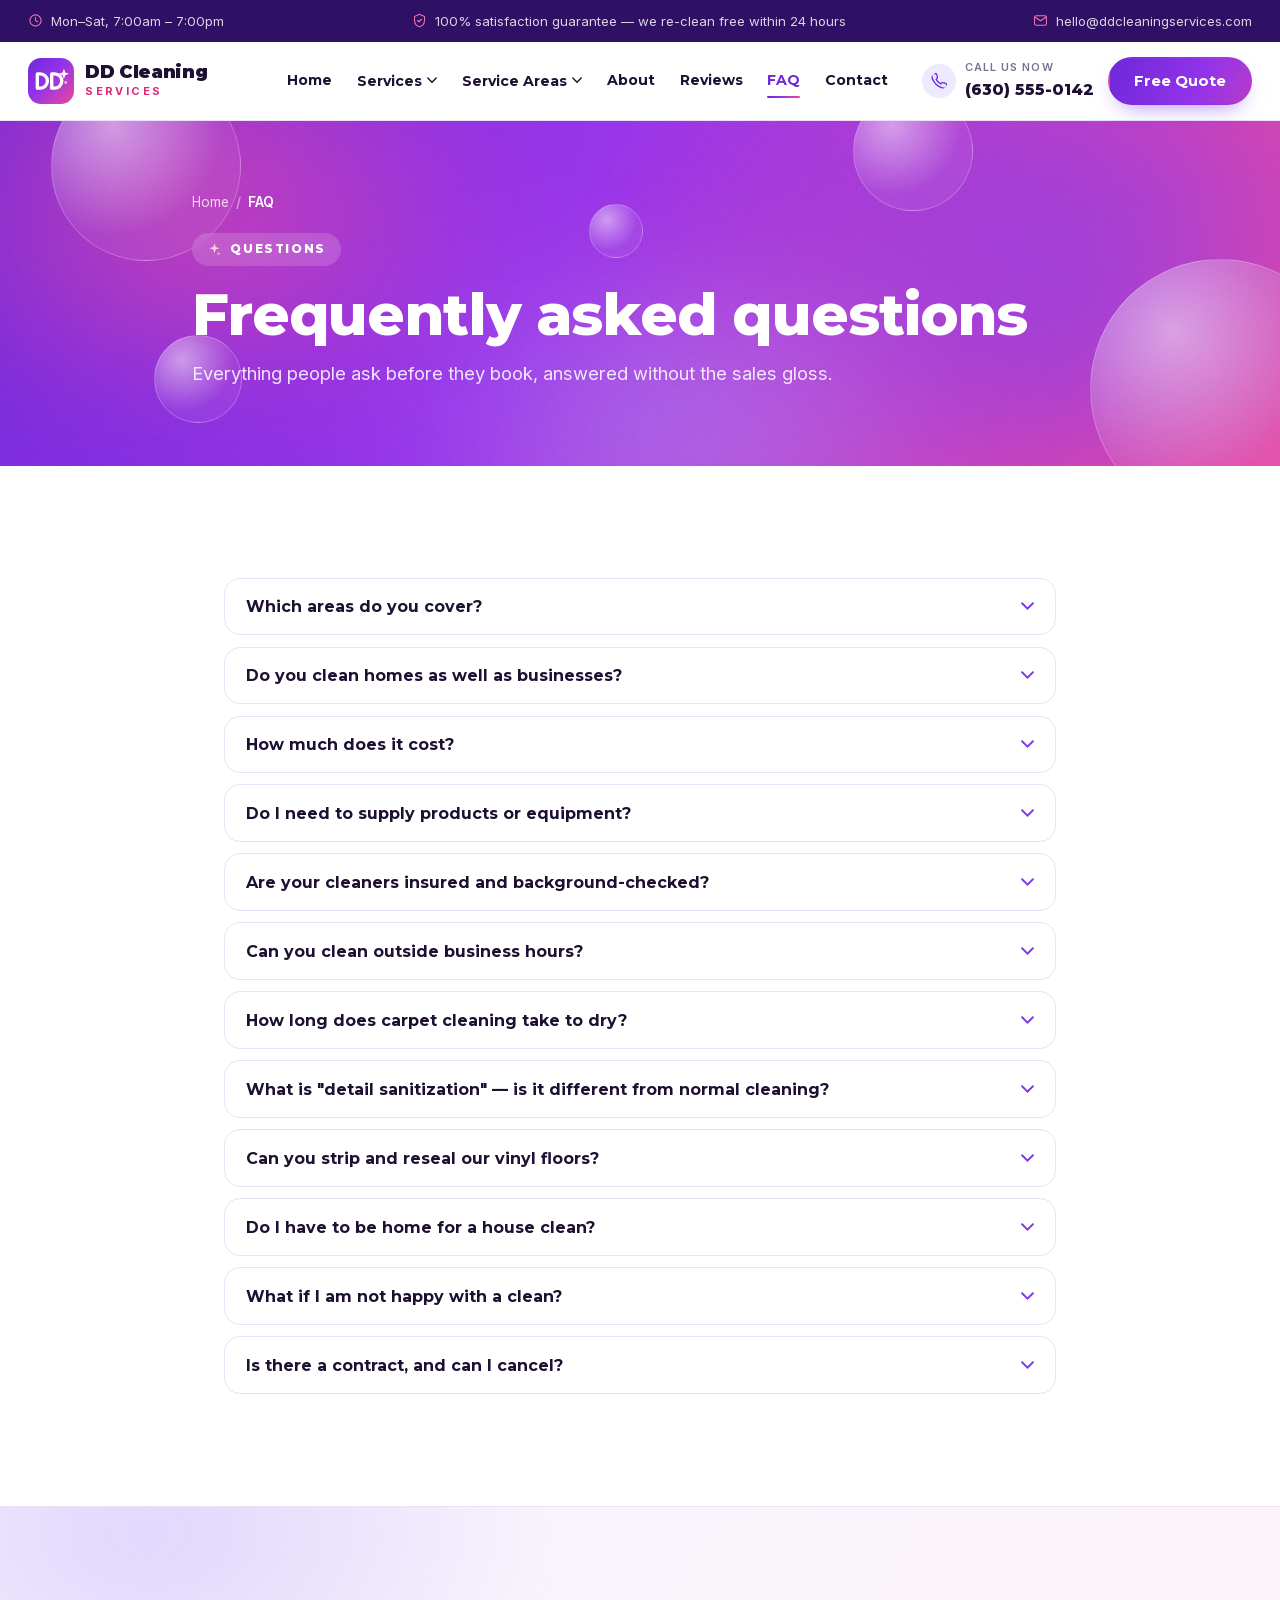
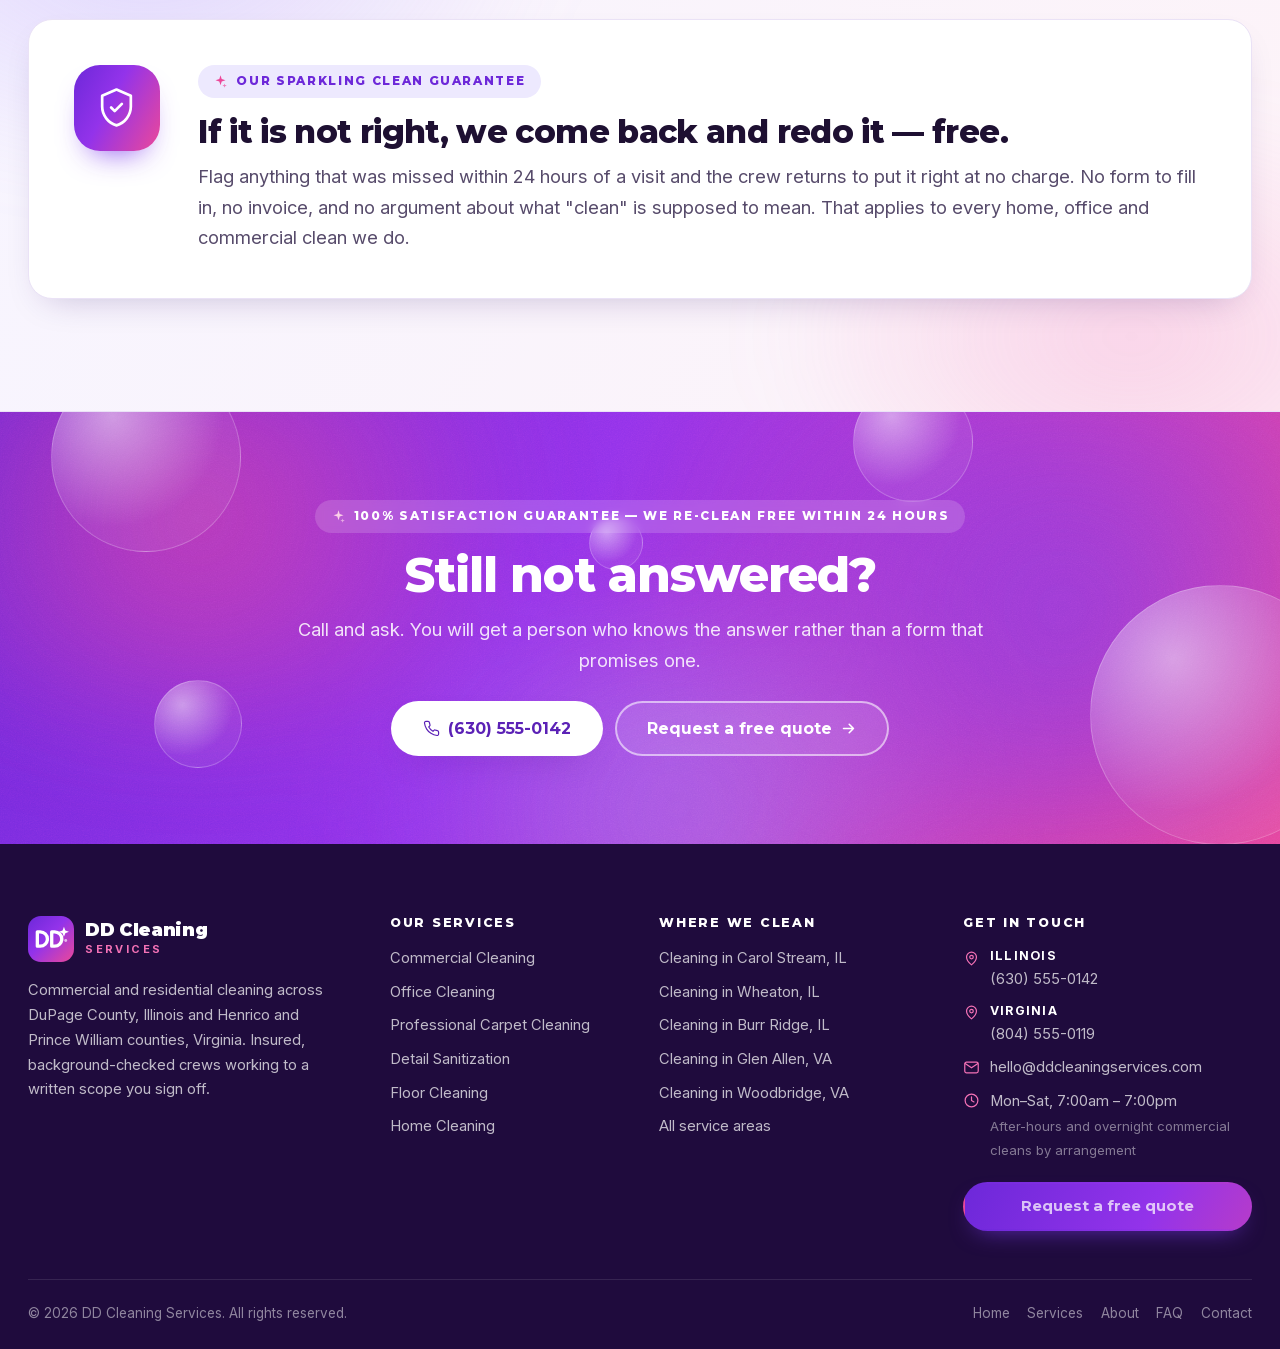
<file: faq.html>
<!DOCTYPE html>
<html lang="en-US">
<head>
<meta charset="utf-8">
<meta name="viewport" content="width=device-width, initial-scale=1">
<title>FAQ | Cleaning Prices, Contracts, Insurance &amp; Access | DD Cleaning</title>
<meta name="description" content="Answers on pricing, contracts, insurance, keys and access, carpet drying times, sanitization and cancellation for DD Cleaning Services in Illinois and Virginia.">
<link rel="canonical" href="https://ddcleaningservices.com/faq.html">
<meta name="robots" content="index, follow, max-image-preview:large">
<meta name="theme-color" content="#6D28D9">

<meta property="og:type" content="website">
<meta property="og:site_name" content="DD Cleaning Services">
<meta property="og:title" content="FAQ | Cleaning Prices, Contracts, Insurance &amp; Access | DD Cleaning">
<meta property="og:description" content="Answers on pricing, contracts, insurance, keys and access, carpet drying times, sanitization and cancellation for DD Cleaning Services in Illinois and Virginia.">
<meta property="og:url" content="https://ddcleaningservices.com/faq.html">
<meta property="og:image" content="https://ddcleaningservices.com/assets/img/brand/og-image.png">
<meta property="og:image:width" content="1200">
<meta property="og:image:height" content="630">
<meta property="og:locale" content="en_US">
<meta name="twitter:card" content="summary_large_image">
<meta name="twitter:title" content="FAQ | Cleaning Prices, Contracts, Insurance &amp; Access | DD Cleaning">
<meta name="twitter:description" content="Answers on pricing, contracts, insurance, keys and access, carpet drying times, sanitization and cancellation for DD Cleaning Services in Illinois and Virginia.">
<meta name="twitter:image" content="https://ddcleaningservices.com/assets/img/brand/og-image.png">

<link rel="icon" href="assets/img/brand/favicon.svg" type="image/svg+xml">
<link rel="icon" href="assets/img/brand/favicon-64.png" sizes="64x64" type="image/png">
<link rel="apple-touch-icon" href="assets/img/brand/apple-touch-icon.png">
<link rel="manifest" href="site.webmanifest">

<link rel="preload" as="font" type="font/woff2" href="assets/fonts/montserrat-latin-var.woff2" crossorigin>
<link rel="preload" as="font" type="font/woff2" href="assets/fonts/inter-latin-var.woff2" crossorigin>
<link rel="stylesheet" href="assets/css/main.css?v=b798b12c">
<script>document.documentElement.className+=' js';</script>
<script type="application/ld+json">
{
  "@context": "https://schema.org",
  "@graph": [
    {
      "@type": [
        "LocalBusiness",
        "CleaningService",
        "HomeAndConstructionBusiness"
      ],
      "@id": "https://ddcleaningservices.com/#business",
      "name": "DD Cleaning Services",
      "description": "Commercial and residential cleaning across Carol Stream, Wheaton and Burr Ridge in Illinois and Glen Allen and Woodbridge in Virginia. Office cleaning, carpet extraction, detail sanitization, hard floor care and home cleaning.",
      "url": "https://ddcleaningservices.com/",
      "telephone": "+1-630-555-0142",
      "email": "hello@ddcleaningservices.com",
      "image": "https://ddcleaningservices.com/assets/img/brand/og-image.png",
      "logo": "https://ddcleaningservices.com/assets/img/brand/logo.svg",
      "foundingDate": "2018",
      "priceRange": "$$",
      "currenciesAccepted": "USD",
      "openingHoursSpecification": [
        {
          "@type": "OpeningHoursSpecification",
          "dayOfWeek": [
            "Monday",
            "Tuesday",
            "Wednesday",
            "Thursday",
            "Friday",
            "Saturday"
          ],
          "opens": "07:00",
          "closes": "19:00"
        }
      ],
      "areaServed": [
        {
          "@type": "State",
          "name": "Illinois"
        },
        {
          "@type": "State",
          "name": "Virginia"
        },
        {
          "@type": "City",
          "name": "Carol Stream, IL"
        },
        {
          "@type": "City",
          "name": "Wheaton, IL"
        },
        {
          "@type": "City",
          "name": "Burr Ridge, IL"
        },
        {
          "@type": "City",
          "name": "Glen Allen, VA"
        },
        {
          "@type": "City",
          "name": "Woodbridge, VA"
        }
      ],
      "hasOfferCatalog": {
        "@type": "OfferCatalog",
        "name": "Cleaning services",
        "itemListElement": [
          {
            "@type": "Offer",
            "itemOffered": {
              "@type": "Service",
              "name": "Commercial Cleaning",
              "description": "Retail floors, warehouses, clinics and multi-tenant buildings on a schedule that fits your trading hours."
            }
          },
          {
            "@type": "Offer",
            "itemOffered": {
              "@type": "Service",
              "name": "Office Cleaning",
              "description": "Desks, kitchens, washrooms, glass and communal areas — done before the first person badges in."
            }
          },
          {
            "@type": "Offer",
            "itemOffered": {
              "@type": "Service",
              "name": "Professional Carpet Cleaning",
              "description": "Truck-mount and portable extraction that lifts ground-in soil, traffic lanes and odour — not just the surface."
            }
          },
          {
            "@type": "Offer",
            "itemOffered": {
              "@type": "Service",
              "name": "Detail Sanitization",
              "description": "Targeted disinfection of every surface a hand actually touches, with dwell times observed properly."
            }
          },
          {
            "@type": "Offer",
            "itemOffered": {
              "@type": "Service",
              "name": "Floor Cleaning",
              "description": "Hard floor care for vinyl, tile, terrazzo, concrete and wood — scrubbed, sealed and brought back up."
            }
          },
          {
            "@type": "Offer",
            "itemOffered": {
              "@type": "Service",
              "name": "Home Cleaning",
              "description": "The same crews, the same standard, in your house — weekly, fortnightly, or one deep clean to reset."
            }
          }
        ]
      }
    },
    {
      "@type": "BreadcrumbList",
      "itemListElement": [
        {
          "@type": "ListItem",
          "position": 1,
          "name": "Home",
          "item": "https://ddcleaningservices.com/"
        },
        {
          "@type": "ListItem",
          "position": 2,
          "name": "FAQ",
          "item": "https://ddcleaningservices.com/faq.html"
        }
      ]
    },
    {
      "@type": "FAQPage",
      "mainEntity": [
        {
          "@type": "Question",
          "name": "Which areas do you cover?",
          "acceptedAnswer": {
            "@type": "Answer",
            "text": "Two regions. In Illinois: Carol Stream, Wheaton and Burr Ridge, plus the surrounding DuPage County suburbs. In Virginia: Glen Allen and Woodbridge, covering Henrico and Prince William counties. If you are just outside one of those, call anyway — routes flex."
          }
        },
        {
          "@type": "Question",
          "name": "Do you clean homes as well as businesses?",
          "acceptedAnswer": {
            "@type": "Answer",
            "text": "Both. Roughly half our work is commercial contracts and half is residential — regular housekeeping, deep cleans and move-out cleans. The same vetted crews and the same checklist discipline apply to both."
          }
        },
        {
          "@type": "Question",
          "name": "How much does it cost?",
          "acceptedAnswer": {
            "@type": "Answer",
            "text": "Commercial pricing is a fixed price per visit, set after a site walk, and depends on square footage, floor types and frequency. Home cleaning is quoted per visit on bedrooms, bathrooms and scope. We do not quote a final price over the phone without seeing the space, because that is how people end up with surprise invoices."
          }
        },
        {
          "@type": "Question",
          "name": "Do I need to supply products or equipment?",
          "acceptedAnswer": {
            "@type": "Answer",
            "text": "No. We bring every product, cloth, machine and vacuum with us, and that is included in the price. If you would rather we used a specific product on a particular surface, we will use yours instead."
          }
        },
        {
          "@type": "Question",
          "name": "Are your cleaners insured and background-checked?",
          "acceptedAnswer": {
            "@type": "Answer",
            "text": "Yes. Every cleaner is vetted and background-checked before they are given access to a site, and the company carries public liability insurance. We will send certificates before you sign anything."
          }
        },
        {
          "@type": "Question",
          "name": "Can you clean outside business hours?",
          "acceptedAnswer": {
            "@type": "Answer",
            "text": "Yes, and for most commercial sites we prefer it. Overnight, early morning and weekend slots are standard on contract work and carry no out-of-hours premium."
          }
        },
        {
          "@type": "Question",
          "name": "How long does carpet cleaning take to dry?",
          "acceptedAnswer": {
            "@type": "Answer",
            "text": "Hot water extraction typically dries in 4 to 8 hours with decent airflow. For offices that cannot be out of action that long, we use a low-moisture method that is walkable in 2 to 4 hours."
          }
        },
        {
          "@type": "Question",
          "name": "What is \"detail sanitization\" — is it different from normal cleaning?",
          "acceptedAnswer": {
            "@type": "Answer",
            "text": "Yes. Cleaning removes soil; sanitization reduces the microbial load on surfaces that hands touch. Disinfectant does nothing on a dirty surface and nothing if it dries too fast, so we clean first, then disinfect every high-touch point and hold the label dwell time. It is a separate, logged pass — not a spray-and-wipe."
          }
        },
        {
          "@type": "Question",
          "name": "Can you strip and reseal our vinyl floors?",
          "acceptedAnswer": {
            "@type": "Answer",
            "text": "Yes. Strip, reseal and burnish for VCT and vinyl, deep-scrub and colour restoration for tile and grout, and machine scrubbing for sealed concrete and warehouse floors. Most sites then move onto a maintenance cycle so the finish is never allowed to fail again."
          }
        },
        {
          "@type": "Question",
          "name": "Do I have to be home for a house clean?",
          "acceptedAnswer": {
            "@type": "Answer",
            "text": "No, and most regular clients are not. We hold keys or codes under a signed key agreement, and the same assigned crew attends every visit so you are not letting a different stranger in each week."
          }
        },
        {
          "@type": "Question",
          "name": "What if I am not happy with a clean?",
          "acceptedAnswer": {
            "@type": "Answer",
            "text": "Tell us within 24 hours and we come back and redo whatever was missed, free. That is the whole guarantee — there is no form to fill in and no argument about what \"clean\" means."
          }
        },
        {
          "@type": "Question",
          "name": "Is there a contract, and can I cancel?",
          "acceptedAnswer": {
            "@type": "Answer",
            "text": "One-off cleans have no contract at all. Commercial contracts run monthly with 30 days’ notice either way. We do not use lock-in terms — if the service is not worth keeping, a long contract will not fix that."
          }
        }
      ]
    }
  ]
}
</script>
</head>
<body>
<a class="skip-link" href="#main">Skip to content</a>
<div class="topbar">
    <div class="wrap">
        <p class="topbar__item"><svg viewBox="0 0 24 24" fill="none" stroke="currentColor" stroke-width="1.7" stroke-linecap="round" stroke-linejoin="round" aria-hidden="true"><circle cx="12" cy="12" r="9"/><path d="M12 7v5l3.5 2"/></svg><span>Mon–Sat, 7:00am – 7:00pm</span></p>
        <p class="topbar__item topbar__item--hide"> <svg viewBox="0 0 24 24" fill="none" stroke="currentColor" stroke-width="1.7" stroke-linecap="round" stroke-linejoin="round" aria-hidden="true"><path d="M12 2l8 3.5v6c0 4.8-3.4 9.2-8 10.5-4.6-1.3-8-5.7-8-10.5v-6z"/><path d="M9 12l2 2 4-4"/></svg><span>100% satisfaction guarantee — we re-clean free within 24 hours</span></p>
        <a class="topbar__item" href="mailto:hello@ddcleaningservices.com"><svg viewBox="0 0 24 24" fill="none" stroke="currentColor" stroke-width="1.7" stroke-linecap="round" stroke-linejoin="round" aria-hidden="true"><rect x="2.5" y="4.5" width="19" height="15" rx="2.5"/><path d="M3 6.5l9 6 9-6"/></svg><span>hello@ddcleaningservices.com</span></a>
    </div>
</div>

<header class="site-header">
    <div class="wrap">
        <a class="brand" href="index.html">
            <img src="assets/img/brand/logo.svg" alt="" width="48" height="48" loading="eager">
            <span>
                <span class="brand__name">DD Cleaning</span>
                <span class="brand__tag">Services</span>
            </span>
        </a>

        <nav class="nav" id="site-nav" aria-label="Main">
            <a class="nav__link" href="index.html">Home</a>

            <span class="nav__item">
                <button class="nav__link nav__toggle" type="button" aria-expanded="false" aria-haspopup="true">Services <svg viewBox="0 0 12 8" fill="none" stroke="currentColor" stroke-width="1.8" stroke-linecap="round" aria-hidden="true"><path d="M1 1l5 5 5-5"/></svg></button>
                <span class="nav__panel nav__panel--wide">
                    <a href="services.html"><span class="nav__ico"><svg viewBox="0 0 24 24" fill="currentColor" aria-hidden="true"><path d="M12 2l1.9 6.1L20 10l-6.1 1.9L12 18l-1.9-6.1L4 10l6.1-1.9z"/><path d="M18.5 15l.8 2.6 2.7.9-2.7.9-.8 2.6-.8-2.6-2.7-.9 2.7-.9z" opacity=".7"/></svg></span><span>All services<span>Everything we do</span></span></a>
                    <a href="services.html#commercial-cleaning"><span class="nav__ico"><svg viewBox="0 0 24 24" fill="none" stroke="currentColor" stroke-width="1.7" stroke-linecap="round" stroke-linejoin="round" aria-hidden="true"><path d="M3 21h18"/><path d="M5 21V5.5A1.5 1.5 0 0 1 6.5 4h6A1.5 1.5 0 0 1 14 5.5V21"/><path d="M14 10h3.5A1.5 1.5 0 0 1 19 11.5V21"/><path d="M8 8h3M8 12h3M8 16h3M16.5 14h1M16.5 17.5h1"/></svg></span><span>Commercial Cleaning<span>Contract or one-off</span></span></a>
                    <a href="services.html#office-cleaning"><span class="nav__ico"><svg viewBox="0 0 24 24" fill="none" stroke="currentColor" stroke-width="1.7" stroke-linecap="round" stroke-linejoin="round" aria-hidden="true"><rect x="2.5" y="4.5" width="14" height="9.5" rx="1.6"/><path d="M6.5 18h6M9.5 14v4"/><path d="M18.5 20V9.5h3V20"/></svg></span><span>Office Cleaning<span>Before you open, after you close</span></span></a>
                    <a href="services.html#carpet-cleaning"><span class="nav__ico"><svg viewBox="0 0 24 24" fill="none" stroke="currentColor" stroke-width="1.7" stroke-linecap="round" stroke-linejoin="round" aria-hidden="true"><rect x="2.5" y="6.5" width="19" height="12" rx="2"/><path d="M2.5 10h19M2.5 15h19"/><path d="M8 6.5v12M15 6.5v12"/></svg></span><span>Professional Carpet Cleaning<span>Hot water extraction</span></span></a>
                    <a href="services.html#detail-sanitization"><span class="nav__ico"><svg viewBox="0 0 24 24" fill="none" stroke="currentColor" stroke-width="1.7" stroke-linecap="round" stroke-linejoin="round" aria-hidden="true"><path d="M8.5 9h4.2A2.3 2.3 0 0 1 15 11.3v8.4a2.3 2.3 0 0 1-2.3 2.3H8.5a2.3 2.3 0 0 1-2.3-2.3v-8.4A2.3 2.3 0 0 1 8.5 9z"/><path d="M9.4 9V5.6h3.1"/><path d="M12.5 5.6h3.2"/><path d="M17.6 3.4l2.1.9M17.6 7.8l2.1-.9M18.6 5.6h2.1"/><path d="M6.2 13.6h8.8"/></svg></span><span>Detail Sanitization<span>High-touch and clinical</span></span></a>
                    <a href="services.html#floor-cleaning"><span class="nav__ico"><svg viewBox="0 0 24 24" fill="none" stroke="currentColor" stroke-width="1.7" stroke-linecap="round" stroke-linejoin="round" aria-hidden="true"><path d="M2.5 20.5h19"/><path d="M6 20.5l2.6-8M18 20.5l-2.6-8M12 20.5v-8"/><path d="M8.3 12.5h7.4"/><path d="M9.4 16.5h5.2"/></svg></span><span>Floor Cleaning<span>Strip, seal, buff, restore</span></span></a>
                    <a href="services.html#home-cleaning"><span class="nav__ico"><svg viewBox="0 0 24 24" fill="none" stroke="currentColor" stroke-width="1.7" stroke-linecap="round" stroke-linejoin="round" aria-hidden="true"><path d="M3.5 10.5L12 3.5l8.5 7"/><path d="M5.5 9.8V20h13V9.8"/><path d="M10 20v-5.5h4V20"/></svg></span><span>Home Cleaning<span>Regular, deep or move-out</span></span></a>
                </span>
            </span>

            <span class="nav__item">
                <button class="nav__link nav__toggle" type="button" aria-expanded="false" aria-haspopup="true">Service Areas <svg viewBox="0 0 12 8" fill="none" stroke="currentColor" stroke-width="1.8" stroke-linecap="round" aria-hidden="true"><path d="M1 1l5 5 5-5"/></svg></button>
                <span class="nav__panel nav__panel--cols">
                    <div class="nav__group"><p class="nav__group-title">Illinois</p>
                        <a href="areas/carol-stream.html"><span>Carol Stream<span>DuPage County</span></span></a>
                        <a href="areas/wheaton.html"><span>Wheaton<span>DuPage County</span></span></a>
                        <a href="areas/burr-ridge.html"><span>Burr Ridge<span>DuPage &amp; Cook County</span></span></a></div>
                    <div class="nav__group"><p class="nav__group-title">Virginia</p>
                        <a href="areas/glen-allen.html"><span>Glen Allen<span>Henrico County</span></span></a>
                        <a href="areas/woodbridge.html"><span>Woodbridge<span>Prince William County</span></span></a></div>
                    <div class="nav__group nav__group--all">
                        <a href="service-areas.html"><span>All areas<span>Illinois &amp; Virginia</span></span></a>
                    </div>
                </span>
            </span>

            <a class="nav__link" href="about.html">About</a>
            <a class="nav__link" href="reviews.html">Reviews</a>
            <a class="nav__link" href="faq.html" aria-current="page">FAQ</a>
            <a class="nav__link" href="contact.html">Contact</a>
        </nav>

        <div class="header-cta">
            <a class="header-phone" href="tel:+16305550142" data-cta="header-call">
                <svg viewBox="0 0 24 24" fill="none" stroke="currentColor" stroke-width="1.7" stroke-linecap="round" stroke-linejoin="round" aria-hidden="true"><path d="M22 16.9v3a2 2 0 0 1-2.2 2 19.8 19.8 0 0 1-8.6-3.1 19.5 19.5 0 0 1-6-6A19.8 19.8 0 0 1 2.1 4.2 2 2 0 0 1 4.1 2h3a2 2 0 0 1 2 1.7c.1 1 .4 1.9.7 2.8a2 2 0 0 1-.5 2.1L8.1 9.9a16 16 0 0 0 6 6l1.3-1.3a2 2 0 0 1 2.1-.4c.9.3 1.8.6 2.8.7a2 2 0 0 1 1.7 2z"/></svg>
                <span><span>Call us now</span><strong>(630) 555-0142</strong></span>
            </a>
            <a class="btn btn--grad" href="contact.html" data-cta="header-quote">Free Quote</a>
            <button class="nav-toggle" type="button" aria-expanded="false" aria-controls="site-nav" aria-label="Menu">
                <span></span>
            </button>
        </div>
    </div>
</header>

<div class="call-bar">
    <a class="btn btn--grad" href="tel:+16305550142" data-cta="mobile-call"><svg viewBox="0 0 24 24" fill="none" stroke="currentColor" stroke-width="1.7" stroke-linecap="round" stroke-linejoin="round" aria-hidden="true"><path d="M22 16.9v3a2 2 0 0 1-2.2 2 19.8 19.8 0 0 1-8.6-3.1 19.5 19.5 0 0 1-6-6A19.8 19.8 0 0 1 2.1 4.2 2 2 0 0 1 4.1 2h3a2 2 0 0 1 2 1.7c.1 1 .4 1.9.7 2.8a2 2 0 0 1-.5 2.1L8.1 9.9a16 16 0 0 0 6 6l1.3-1.3a2 2 0 0 1 2.1-.4c.9.3 1.8.6 2.8.7a2 2 0 0 1 1.7 2z"/></svg> Call Now</a>
    <a class="btn btn--ghost" href="contact.html" data-cta="mobile-quote">Free Quote <svg viewBox="0 0 24 24" fill="none" stroke="currentColor" stroke-width="2.2" stroke-linecap="round" stroke-linejoin="round" aria-hidden="true"><path d="M5 12h14M13 6l6 6-6 6"/></svg></a>
</div>

<main id="main">

<section class="page-hero">
    <span class="aurora" aria-hidden="true"><i></i><i></i><i></i></span>
    <span class="grain" aria-hidden="true"></span>
    <span class="bubbles" aria-hidden="true"><i></i><i></i><i></i><i></i><i></i></span>
    <div class="wrap">
        <nav class="crumbs" aria-label="Breadcrumb"><ol>
            <li><a href="index.html">Home</a></li>
            <li aria-current="page">FAQ</li>
        </ol></nav>
        <p class="eyebrow eyebrow--light"><svg viewBox="0 0 24 24" fill="currentColor" aria-hidden="true"><path d="M12 2l1.9 6.1L20 10l-6.1 1.9L12 18l-1.9-6.1L4 10l6.1-1.9z"/><path d="M18.5 15l.8 2.6 2.7.9-2.7.9-.8 2.6-.8-2.6-2.7-.9 2.7-.9z" opacity=".7"/></svg> Questions</p>
        <h1>Frequently asked questions</h1>
        <p class="lede">Everything people ask before they book, answered without the sales gloss.</p>
    </div>
</section>

<section class="section">
    <div class="wrap">
        <div class="faq-wrap"><div class="faq">
        <div class="faq__item" data-reveal>
            <h3>
                <button type="button" class="faq__q" aria-expanded="false" aria-controls="faq-a-0" id="faq-q-0">
                    <span>Which areas do you cover?</span><svg viewBox="0 0 12 8" fill="none" stroke="currentColor" stroke-width="1.8" stroke-linecap="round" aria-hidden="true"><path d="M1 1l5 5 5-5"/></svg>
                </button>
            </h3>
            <div class="faq__a" id="faq-a-0" role="region" aria-labelledby="faq-q-0" hidden>
                <p>Two regions. In Illinois: Carol Stream, Wheaton and Burr Ridge, plus the surrounding DuPage County suburbs. In Virginia: Glen Allen and Woodbridge, covering Henrico and Prince William counties. If you are just outside one of those, call anyway — routes flex.</p>
            </div>
        </div>
        <div class="faq__item" data-reveal>
            <h3>
                <button type="button" class="faq__q" aria-expanded="false" aria-controls="faq-a-1" id="faq-q-1">
                    <span>Do you clean homes as well as businesses?</span><svg viewBox="0 0 12 8" fill="none" stroke="currentColor" stroke-width="1.8" stroke-linecap="round" aria-hidden="true"><path d="M1 1l5 5 5-5"/></svg>
                </button>
            </h3>
            <div class="faq__a" id="faq-a-1" role="region" aria-labelledby="faq-q-1" hidden>
                <p>Both. Roughly half our work is commercial contracts and half is residential — regular housekeeping, deep cleans and move-out cleans. The same vetted crews and the same checklist discipline apply to both.</p>
            </div>
        </div>
        <div class="faq__item" data-reveal>
            <h3>
                <button type="button" class="faq__q" aria-expanded="false" aria-controls="faq-a-2" id="faq-q-2">
                    <span>How much does it cost?</span><svg viewBox="0 0 12 8" fill="none" stroke="currentColor" stroke-width="1.8" stroke-linecap="round" aria-hidden="true"><path d="M1 1l5 5 5-5"/></svg>
                </button>
            </h3>
            <div class="faq__a" id="faq-a-2" role="region" aria-labelledby="faq-q-2" hidden>
                <p>Commercial pricing is a fixed price per visit, set after a site walk, and depends on square footage, floor types and frequency. Home cleaning is quoted per visit on bedrooms, bathrooms and scope. We do not quote a final price over the phone without seeing the space, because that is how people end up with surprise invoices.</p>
            </div>
        </div>
        <div class="faq__item" data-reveal>
            <h3>
                <button type="button" class="faq__q" aria-expanded="false" aria-controls="faq-a-3" id="faq-q-3">
                    <span>Do I need to supply products or equipment?</span><svg viewBox="0 0 12 8" fill="none" stroke="currentColor" stroke-width="1.8" stroke-linecap="round" aria-hidden="true"><path d="M1 1l5 5 5-5"/></svg>
                </button>
            </h3>
            <div class="faq__a" id="faq-a-3" role="region" aria-labelledby="faq-q-3" hidden>
                <p>No. We bring every product, cloth, machine and vacuum with us, and that is included in the price. If you would rather we used a specific product on a particular surface, we will use yours instead.</p>
            </div>
        </div>
        <div class="faq__item" data-reveal>
            <h3>
                <button type="button" class="faq__q" aria-expanded="false" aria-controls="faq-a-4" id="faq-q-4">
                    <span>Are your cleaners insured and background-checked?</span><svg viewBox="0 0 12 8" fill="none" stroke="currentColor" stroke-width="1.8" stroke-linecap="round" aria-hidden="true"><path d="M1 1l5 5 5-5"/></svg>
                </button>
            </h3>
            <div class="faq__a" id="faq-a-4" role="region" aria-labelledby="faq-q-4" hidden>
                <p>Yes. Every cleaner is vetted and background-checked before they are given access to a site, and the company carries public liability insurance. We will send certificates before you sign anything.</p>
            </div>
        </div>
        <div class="faq__item" data-reveal>
            <h3>
                <button type="button" class="faq__q" aria-expanded="false" aria-controls="faq-a-5" id="faq-q-5">
                    <span>Can you clean outside business hours?</span><svg viewBox="0 0 12 8" fill="none" stroke="currentColor" stroke-width="1.8" stroke-linecap="round" aria-hidden="true"><path d="M1 1l5 5 5-5"/></svg>
                </button>
            </h3>
            <div class="faq__a" id="faq-a-5" role="region" aria-labelledby="faq-q-5" hidden>
                <p>Yes, and for most commercial sites we prefer it. Overnight, early morning and weekend slots are standard on contract work and carry no out-of-hours premium.</p>
            </div>
        </div>
        <div class="faq__item" data-reveal>
            <h3>
                <button type="button" class="faq__q" aria-expanded="false" aria-controls="faq-a-6" id="faq-q-6">
                    <span>How long does carpet cleaning take to dry?</span><svg viewBox="0 0 12 8" fill="none" stroke="currentColor" stroke-width="1.8" stroke-linecap="round" aria-hidden="true"><path d="M1 1l5 5 5-5"/></svg>
                </button>
            </h3>
            <div class="faq__a" id="faq-a-6" role="region" aria-labelledby="faq-q-6" hidden>
                <p>Hot water extraction typically dries in 4 to 8 hours with decent airflow. For offices that cannot be out of action that long, we use a low-moisture method that is walkable in 2 to 4 hours.</p>
            </div>
        </div>
        <div class="faq__item" data-reveal>
            <h3>
                <button type="button" class="faq__q" aria-expanded="false" aria-controls="faq-a-7" id="faq-q-7">
                    <span>What is &quot;detail sanitization&quot; — is it different from normal cleaning?</span><svg viewBox="0 0 12 8" fill="none" stroke="currentColor" stroke-width="1.8" stroke-linecap="round" aria-hidden="true"><path d="M1 1l5 5 5-5"/></svg>
                </button>
            </h3>
            <div class="faq__a" id="faq-a-7" role="region" aria-labelledby="faq-q-7" hidden>
                <p>Yes. Cleaning removes soil; sanitization reduces the microbial load on surfaces that hands touch. Disinfectant does nothing on a dirty surface and nothing if it dries too fast, so we clean first, then disinfect every high-touch point and hold the label dwell time. It is a separate, logged pass — not a spray-and-wipe.</p>
            </div>
        </div>
        <div class="faq__item" data-reveal>
            <h3>
                <button type="button" class="faq__q" aria-expanded="false" aria-controls="faq-a-8" id="faq-q-8">
                    <span>Can you strip and reseal our vinyl floors?</span><svg viewBox="0 0 12 8" fill="none" stroke="currentColor" stroke-width="1.8" stroke-linecap="round" aria-hidden="true"><path d="M1 1l5 5 5-5"/></svg>
                </button>
            </h3>
            <div class="faq__a" id="faq-a-8" role="region" aria-labelledby="faq-q-8" hidden>
                <p>Yes. Strip, reseal and burnish for VCT and vinyl, deep-scrub and colour restoration for tile and grout, and machine scrubbing for sealed concrete and warehouse floors. Most sites then move onto a maintenance cycle so the finish is never allowed to fail again.</p>
            </div>
        </div>
        <div class="faq__item" data-reveal>
            <h3>
                <button type="button" class="faq__q" aria-expanded="false" aria-controls="faq-a-9" id="faq-q-9">
                    <span>Do I have to be home for a house clean?</span><svg viewBox="0 0 12 8" fill="none" stroke="currentColor" stroke-width="1.8" stroke-linecap="round" aria-hidden="true"><path d="M1 1l5 5 5-5"/></svg>
                </button>
            </h3>
            <div class="faq__a" id="faq-a-9" role="region" aria-labelledby="faq-q-9" hidden>
                <p>No, and most regular clients are not. We hold keys or codes under a signed key agreement, and the same assigned crew attends every visit so you are not letting a different stranger in each week.</p>
            </div>
        </div>
        <div class="faq__item" data-reveal>
            <h3>
                <button type="button" class="faq__q" aria-expanded="false" aria-controls="faq-a-10" id="faq-q-10">
                    <span>What if I am not happy with a clean?</span><svg viewBox="0 0 12 8" fill="none" stroke="currentColor" stroke-width="1.8" stroke-linecap="round" aria-hidden="true"><path d="M1 1l5 5 5-5"/></svg>
                </button>
            </h3>
            <div class="faq__a" id="faq-a-10" role="region" aria-labelledby="faq-q-10" hidden>
                <p>Tell us within 24 hours and we come back and redo whatever was missed, free. That is the whole guarantee — there is no form to fill in and no argument about what &quot;clean&quot; means.</p>
            </div>
        </div>
        <div class="faq__item" data-reveal>
            <h3>
                <button type="button" class="faq__q" aria-expanded="false" aria-controls="faq-a-11" id="faq-q-11">
                    <span>Is there a contract, and can I cancel?</span><svg viewBox="0 0 12 8" fill="none" stroke="currentColor" stroke-width="1.8" stroke-linecap="round" aria-hidden="true"><path d="M1 1l5 5 5-5"/></svg>
                </button>
            </h3>
            <div class="faq__a" id="faq-a-11" role="region" aria-labelledby="faq-q-11" hidden>
                <p>One-off cleans have no contract at all. Commercial contracts run monthly with 30 days’ notice either way. We do not use lock-in terms — if the service is not worth keeping, a long contract will not fix that.</p>
            </div>
        </div>
    </div></div>
    </div>
</section>

<section class="section section--tint" id="guarantee">
    <div class="wrap">
        <div class="guarantee">
            <span class="guarantee__icon" aria-hidden="true"><svg viewBox="0 0 24 24" fill="none" stroke="currentColor" stroke-width="1.7" stroke-linecap="round" stroke-linejoin="round" aria-hidden="true"><path d="M12 2l8 3.5v6c0 4.8-3.4 9.2-8 10.5-4.6-1.3-8-5.7-8-10.5v-6z"/><path d="M9 12l2 2 4-4"/></svg></span>
            <div>
                <p class="eyebrow"><svg viewBox="0 0 24 24" fill="currentColor" aria-hidden="true"><path d="M12 2l1.9 6.1L20 10l-6.1 1.9L12 18l-1.9-6.1L4 10l6.1-1.9z"/><path d="M18.5 15l.8 2.6 2.7.9-2.7.9-.8 2.6-.8-2.6-2.7-.9 2.7-.9z" opacity=".7"/></svg> Our sparkling clean guarantee</p>
                <h2>If it is not right, we come back and redo it — free.</h2>
                <p class="lede">Flag anything that was missed within 24 hours of a visit and the crew returns to put it
                right at no charge. No form to fill in, no invoice, and no argument about what "clean" is supposed to
                mean. That applies to every home, office and commercial clean we do.</p>
            </div>
        </div>
    </div>
</section>

<section class="cta-band">
    <span class="aurora" aria-hidden="true"><i></i><i></i><i></i></span>
    <span class="grain" aria-hidden="true"></span>
    <span class="bubbles" aria-hidden="true"><i></i><i></i><i></i><i></i><i></i></span>
    <div class="wrap">
        <p class="eyebrow eyebrow--light" data-reveal><svg viewBox="0 0 24 24" fill="currentColor" aria-hidden="true"><path d="M12 2l1.9 6.1L20 10l-6.1 1.9L12 18l-1.9-6.1L4 10l6.1-1.9z"/><path d="M18.5 15l.8 2.6 2.7.9-2.7.9-.8 2.6-.8-2.6-2.7-.9 2.7-.9z" opacity=".7"/></svg> 100% satisfaction guarantee — we re-clean free within 24 hours</p>
        <h2 data-reveal>Still not answered?</h2>
        <p class="lede" data-reveal>Call and ask. You will get a person who knows the answer rather than a form that promises one.</p>
        <div class="btn-row" data-reveal>
            <a class="btn btn--lg btn--white" href="tel:+16305550142" data-cta="cta-call"><svg viewBox="0 0 24 24" fill="none" stroke="currentColor" stroke-width="1.7" stroke-linecap="round" stroke-linejoin="round" aria-hidden="true"><path d="M22 16.9v3a2 2 0 0 1-2.2 2 19.8 19.8 0 0 1-8.6-3.1 19.5 19.5 0 0 1-6-6A19.8 19.8 0 0 1 2.1 4.2 2 2 0 0 1 4.1 2h3a2 2 0 0 1 2 1.7c.1 1 .4 1.9.7 2.8a2 2 0 0 1-.5 2.1L8.1 9.9a16 16 0 0 0 6 6l1.3-1.3a2 2 0 0 1 2.1-.4c.9.3 1.8.6 2.8.7a2 2 0 0 1 1.7 2z"/></svg> (630) 555-0142</a>
            <a class="btn btn--lg btn--outline-white" href="contact.html" data-cta="cta-quote">Request a free quote <svg viewBox="0 0 24 24" fill="none" stroke="currentColor" stroke-width="2.2" stroke-linecap="round" stroke-linejoin="round" aria-hidden="true"><path d="M5 12h14M13 6l6 6-6 6"/></svg></a>
        </div>
    </div>
</section>
</main>

<footer class="site-footer">
    <div class="wrap">
        <div class="footer-grid">
            <div class="footer-brand">
                <a class="brand brand--footer" href="index.html">
                    <img src="assets/img/brand/logo.svg" alt="" width="52" height="52" loading="lazy">
                    <span>
                        <span class="brand__name">DD Cleaning</span>
                        <span class="brand__tag">Services</span>
                    </span>
                </a>
                <p>Commercial and residential cleaning across DuPage County, Illinois and Henrico and Prince William
                counties, Virginia. Insured, background-checked crews working to a written scope you sign off.</p>
                
            </div>

            <div class="footer-col">
                <h4>Our Services</h4>
                <ul>
                    <li><a href="services.html#commercial-cleaning">Commercial Cleaning</a></li>
                    <li><a href="services.html#office-cleaning">Office Cleaning</a></li>
                    <li><a href="services.html#carpet-cleaning">Professional Carpet Cleaning</a></li>
                    <li><a href="services.html#detail-sanitization">Detail Sanitization</a></li>
                    <li><a href="services.html#floor-cleaning">Floor Cleaning</a></li>
                    <li><a href="services.html#home-cleaning">Home Cleaning</a></li>
                </ul>
            </div>

            <div class="footer-col">
                <h4>Where We Clean</h4>
                <ul>
                    <li><a href="areas/carol-stream.html">Cleaning in Carol Stream, IL</a></li>
                    <li><a href="areas/wheaton.html">Cleaning in Wheaton, IL</a></li>
                    <li><a href="areas/burr-ridge.html">Cleaning in Burr Ridge, IL</a></li>
                    <li><a href="areas/glen-allen.html">Cleaning in Glen Allen, VA</a></li>
                    <li><a href="areas/woodbridge.html">Cleaning in Woodbridge, VA</a></li>
                    <li><a href="service-areas.html">All service areas</a></li>
                </ul>
            </div>

            <div class="footer-col">
                <h4>Get In Touch</h4>
                <ul class="footer-contact">
                    <li><svg viewBox="0 0 24 24" fill="none" stroke="currentColor" stroke-width="1.7" stroke-linecap="round" stroke-linejoin="round" aria-hidden="true"><path d="M12 21s7-5.4 7-11a7 7 0 1 0-14 0c0 5.6 7 11 7 11z"/><circle cx="12" cy="10" r="2.5"/></svg><span><strong>Illinois</strong><a href="tel:+16305550142">(630) 555-0142</a></span></li>
                    <li><svg viewBox="0 0 24 24" fill="none" stroke="currentColor" stroke-width="1.7" stroke-linecap="round" stroke-linejoin="round" aria-hidden="true"><path d="M12 21s7-5.4 7-11a7 7 0 1 0-14 0c0 5.6 7 11 7 11z"/><circle cx="12" cy="10" r="2.5"/></svg><span><strong>Virginia</strong><a href="tel:+18045550119">(804) 555-0119</a></span></li>
                    <li><svg viewBox="0 0 24 24" fill="none" stroke="currentColor" stroke-width="1.7" stroke-linecap="round" stroke-linejoin="round" aria-hidden="true"><rect x="2.5" y="4.5" width="19" height="15" rx="2.5"/><path d="M3 6.5l9 6 9-6"/></svg><span><a href="mailto:hello@ddcleaningservices.com">hello@ddcleaningservices.com</a></span></li>
                    <li><svg viewBox="0 0 24 24" fill="none" stroke="currentColor" stroke-width="1.7" stroke-linecap="round" stroke-linejoin="round" aria-hidden="true"><circle cx="12" cy="12" r="9"/><path d="M12 7v5l3.5 2"/></svg><span>Mon–Sat, 7:00am – 7:00pm<br><span class="faint">After-hours and overnight commercial cleans by arrangement</span></span></li>
                </ul>
                <a class="btn btn--grad btn--block" href="contact.html">Request a free quote</a>
            </div>
        </div>

        <div class="footer-bottom">
            <p>&copy; <span data-year>2026</span> DD Cleaning Services. All rights reserved.</p>
            <nav aria-label="Footer">
                <a href="index.html">Home</a>
                <a href="services.html">Services</a>
                <a href="about.html">About</a>
                <a href="faq.html">FAQ</a>
                <a href="contact.html">Contact</a>
            </nav>
        </div>
    </div>
</footer>

<script src="assets/js/main.js?v=388a2fa8" defer></script>
</body>
</html>
</file>
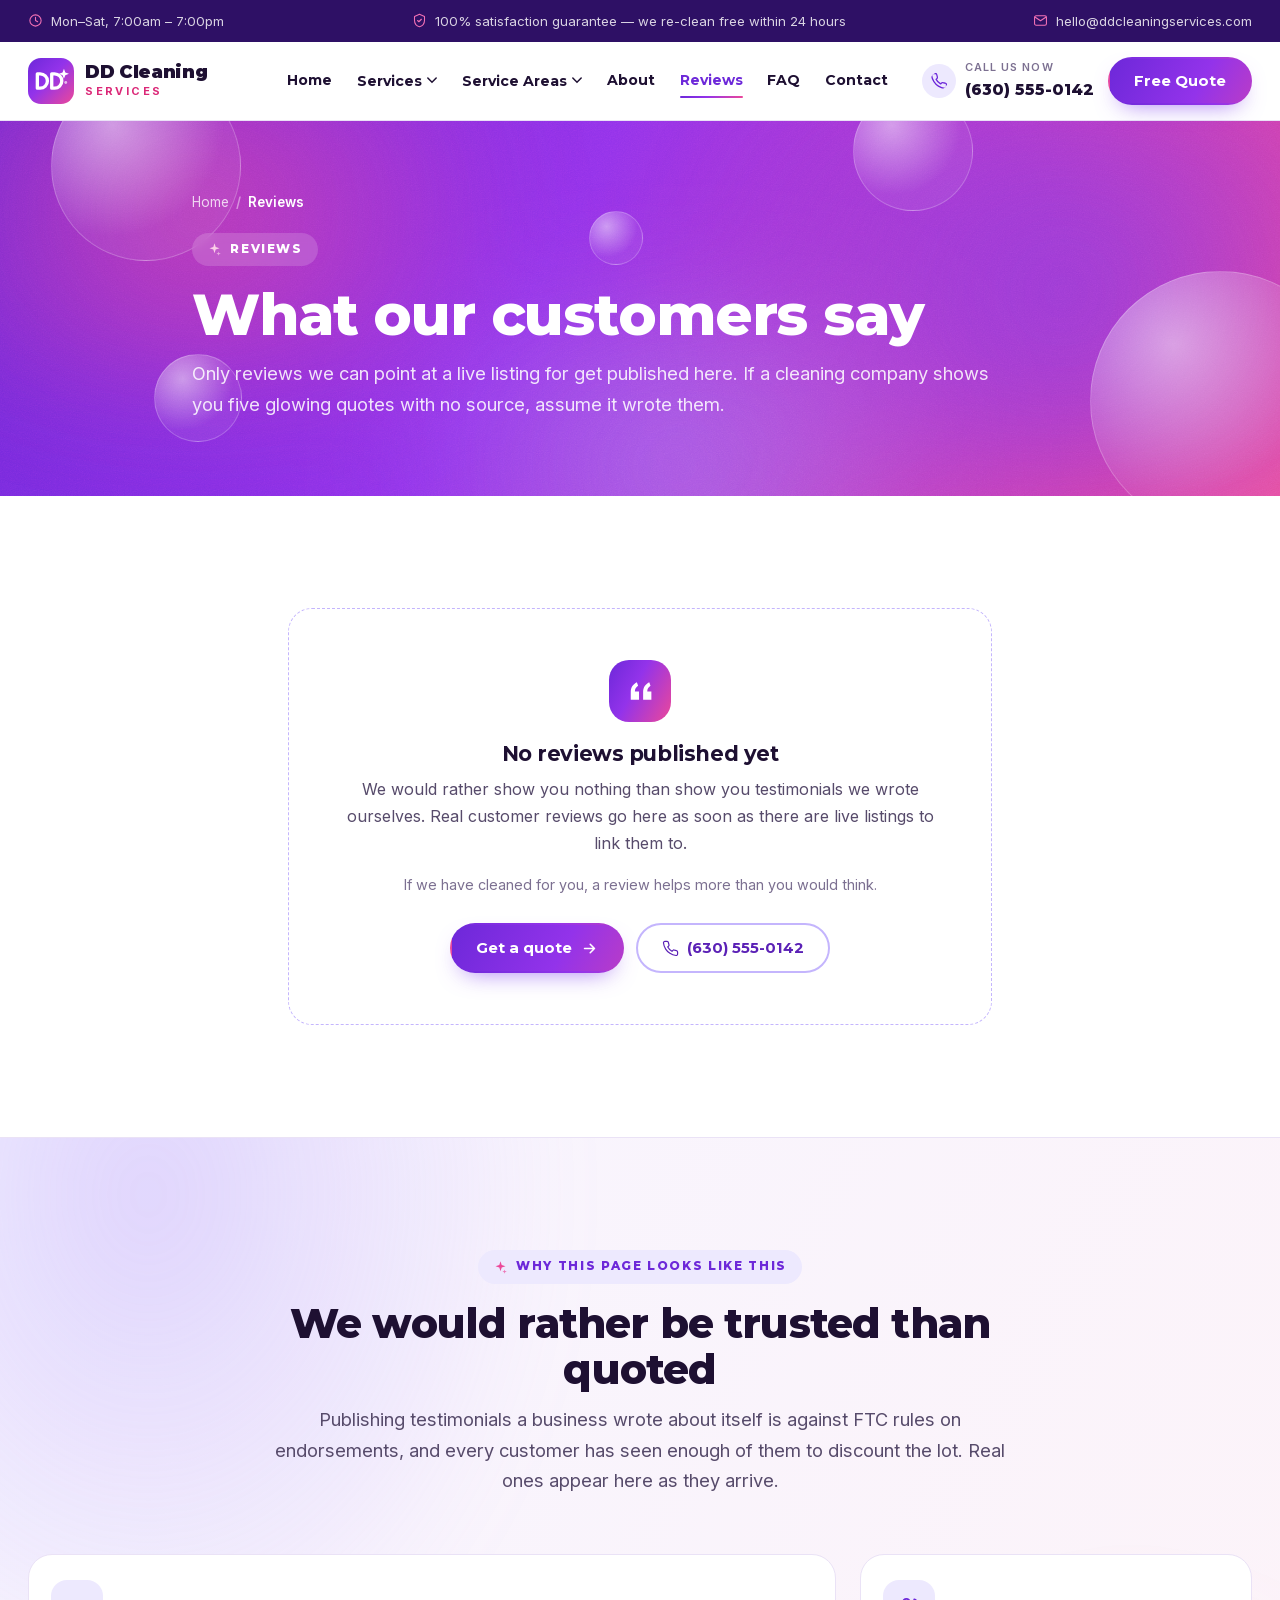
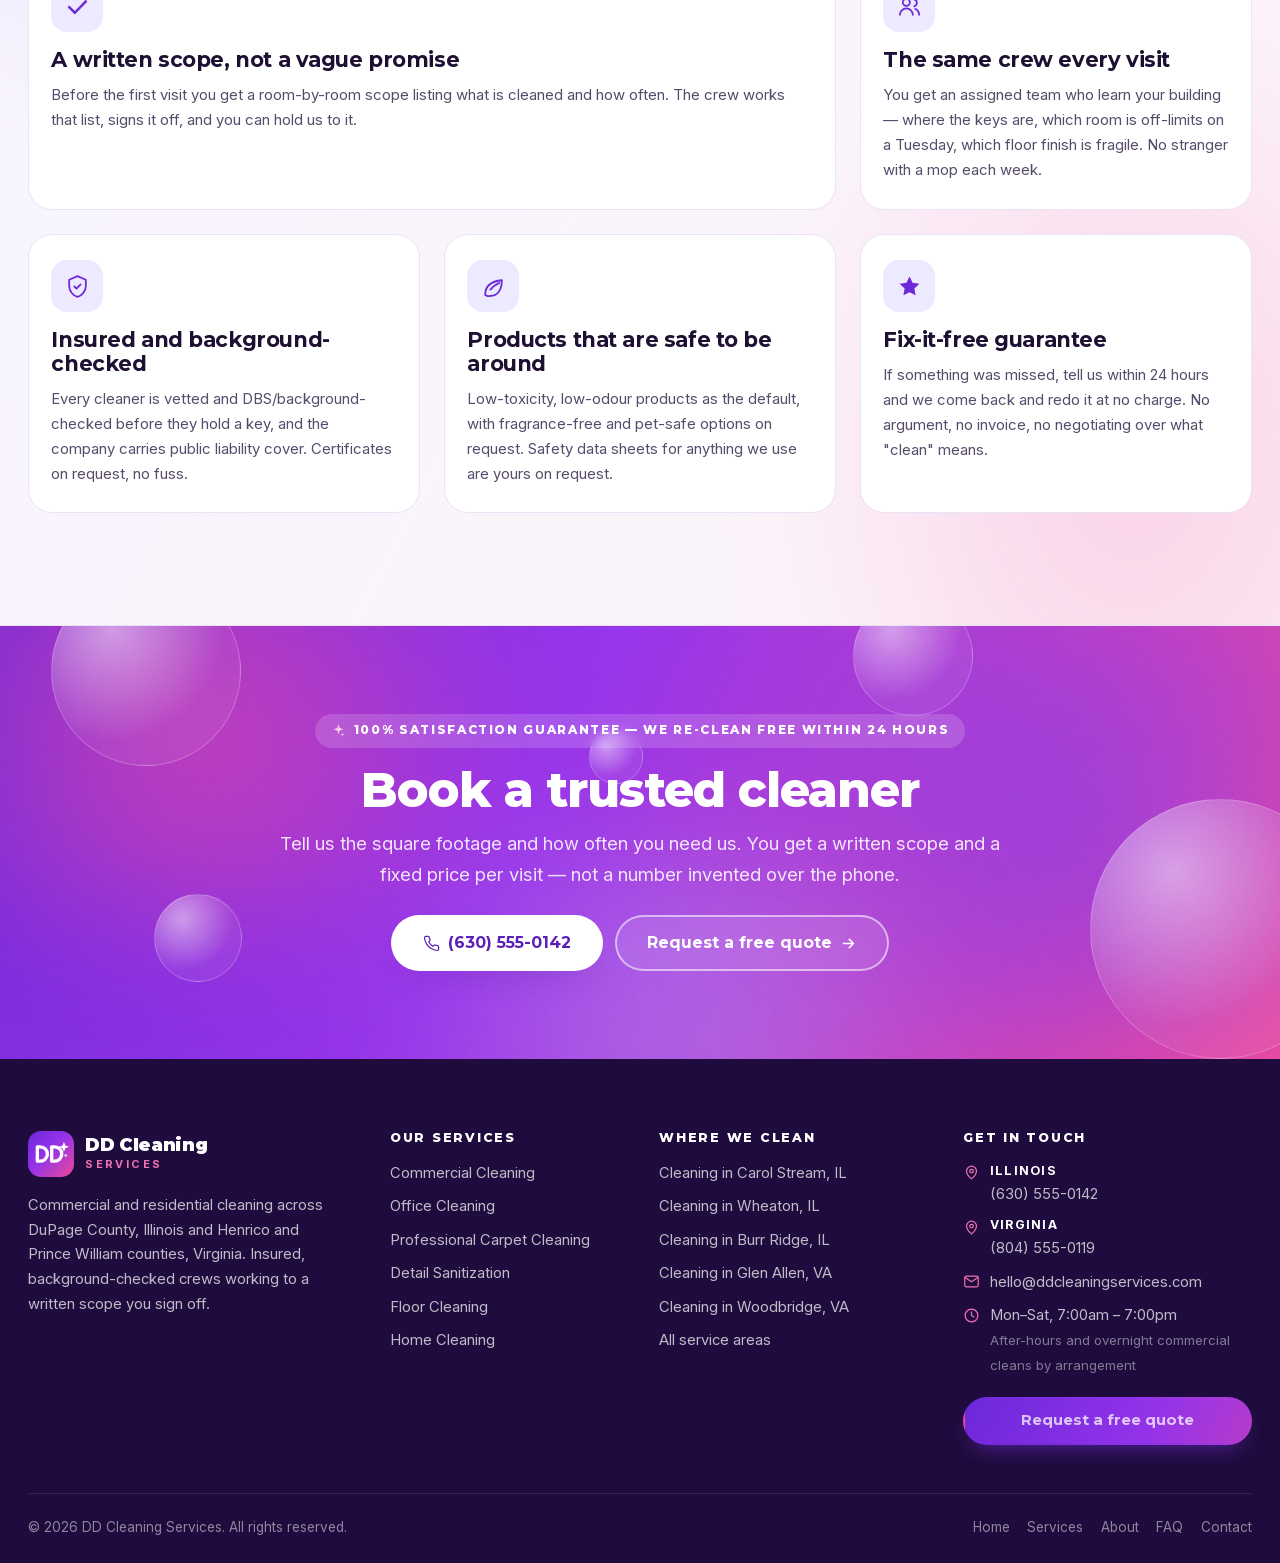
<file: reviews.html>
<!DOCTYPE html>
<html lang="en-US">
<head>
<meta charset="utf-8">
<meta name="viewport" content="width=device-width, initial-scale=1">
<title>Reviews | DD Cleaning Services</title>
<meta name="description" content="Customer reviews for DD Cleaning Services. We publish only genuine, sourced reviews — no invented testimonials.">
<link rel="canonical" href="https://ddcleaningservices.com/reviews.html">
<meta name="robots" content="index, follow, max-image-preview:large">
<meta name="theme-color" content="#6D28D9">

<meta property="og:type" content="website">
<meta property="og:site_name" content="DD Cleaning Services">
<meta property="og:title" content="Reviews | DD Cleaning Services">
<meta property="og:description" content="Customer reviews for DD Cleaning Services. We publish only genuine, sourced reviews — no invented testimonials.">
<meta property="og:url" content="https://ddcleaningservices.com/reviews.html">
<meta property="og:image" content="https://ddcleaningservices.com/assets/img/brand/og-image.png">
<meta property="og:image:width" content="1200">
<meta property="og:image:height" content="630">
<meta property="og:locale" content="en_US">
<meta name="twitter:card" content="summary_large_image">
<meta name="twitter:title" content="Reviews | DD Cleaning Services">
<meta name="twitter:description" content="Customer reviews for DD Cleaning Services. We publish only genuine, sourced reviews — no invented testimonials.">
<meta name="twitter:image" content="https://ddcleaningservices.com/assets/img/brand/og-image.png">

<link rel="icon" href="assets/img/brand/favicon.svg" type="image/svg+xml">
<link rel="icon" href="assets/img/brand/favicon-64.png" sizes="64x64" type="image/png">
<link rel="apple-touch-icon" href="assets/img/brand/apple-touch-icon.png">
<link rel="manifest" href="site.webmanifest">

<link rel="preload" as="font" type="font/woff2" href="assets/fonts/montserrat-latin-var.woff2" crossorigin>
<link rel="preload" as="font" type="font/woff2" href="assets/fonts/inter-latin-var.woff2" crossorigin>
<link rel="stylesheet" href="assets/css/main.css?v=b798b12c">
<script>document.documentElement.className+=' js';</script>
<script type="application/ld+json">
{
  "@context": "https://schema.org",
  "@graph": [
    {
      "@type": [
        "LocalBusiness",
        "CleaningService",
        "HomeAndConstructionBusiness"
      ],
      "@id": "https://ddcleaningservices.com/#business",
      "name": "DD Cleaning Services",
      "description": "Commercial and residential cleaning across Carol Stream, Wheaton and Burr Ridge in Illinois and Glen Allen and Woodbridge in Virginia. Office cleaning, carpet extraction, detail sanitization, hard floor care and home cleaning.",
      "url": "https://ddcleaningservices.com/",
      "telephone": "+1-630-555-0142",
      "email": "hello@ddcleaningservices.com",
      "image": "https://ddcleaningservices.com/assets/img/brand/og-image.png",
      "logo": "https://ddcleaningservices.com/assets/img/brand/logo.svg",
      "foundingDate": "2018",
      "priceRange": "$$",
      "currenciesAccepted": "USD",
      "openingHoursSpecification": [
        {
          "@type": "OpeningHoursSpecification",
          "dayOfWeek": [
            "Monday",
            "Tuesday",
            "Wednesday",
            "Thursday",
            "Friday",
            "Saturday"
          ],
          "opens": "07:00",
          "closes": "19:00"
        }
      ],
      "areaServed": [
        {
          "@type": "State",
          "name": "Illinois"
        },
        {
          "@type": "State",
          "name": "Virginia"
        },
        {
          "@type": "City",
          "name": "Carol Stream, IL"
        },
        {
          "@type": "City",
          "name": "Wheaton, IL"
        },
        {
          "@type": "City",
          "name": "Burr Ridge, IL"
        },
        {
          "@type": "City",
          "name": "Glen Allen, VA"
        },
        {
          "@type": "City",
          "name": "Woodbridge, VA"
        }
      ],
      "hasOfferCatalog": {
        "@type": "OfferCatalog",
        "name": "Cleaning services",
        "itemListElement": [
          {
            "@type": "Offer",
            "itemOffered": {
              "@type": "Service",
              "name": "Commercial Cleaning",
              "description": "Retail floors, warehouses, clinics and multi-tenant buildings on a schedule that fits your trading hours."
            }
          },
          {
            "@type": "Offer",
            "itemOffered": {
              "@type": "Service",
              "name": "Office Cleaning",
              "description": "Desks, kitchens, washrooms, glass and communal areas — done before the first person badges in."
            }
          },
          {
            "@type": "Offer",
            "itemOffered": {
              "@type": "Service",
              "name": "Professional Carpet Cleaning",
              "description": "Truck-mount and portable extraction that lifts ground-in soil, traffic lanes and odour — not just the surface."
            }
          },
          {
            "@type": "Offer",
            "itemOffered": {
              "@type": "Service",
              "name": "Detail Sanitization",
              "description": "Targeted disinfection of every surface a hand actually touches, with dwell times observed properly."
            }
          },
          {
            "@type": "Offer",
            "itemOffered": {
              "@type": "Service",
              "name": "Floor Cleaning",
              "description": "Hard floor care for vinyl, tile, terrazzo, concrete and wood — scrubbed, sealed and brought back up."
            }
          },
          {
            "@type": "Offer",
            "itemOffered": {
              "@type": "Service",
              "name": "Home Cleaning",
              "description": "The same crews, the same standard, in your house — weekly, fortnightly, or one deep clean to reset."
            }
          }
        ]
      }
    },
    {
      "@type": "BreadcrumbList",
      "itemListElement": [
        {
          "@type": "ListItem",
          "position": 1,
          "name": "Home",
          "item": "https://ddcleaningservices.com/"
        },
        {
          "@type": "ListItem",
          "position": 2,
          "name": "Reviews",
          "item": "https://ddcleaningservices.com/reviews.html"
        }
      ]
    }
  ]
}
</script>
</head>
<body>
<a class="skip-link" href="#main">Skip to content</a>
<div class="topbar">
    <div class="wrap">
        <p class="topbar__item"><svg viewBox="0 0 24 24" fill="none" stroke="currentColor" stroke-width="1.7" stroke-linecap="round" stroke-linejoin="round" aria-hidden="true"><circle cx="12" cy="12" r="9"/><path d="M12 7v5l3.5 2"/></svg><span>Mon–Sat, 7:00am – 7:00pm</span></p>
        <p class="topbar__item topbar__item--hide"> <svg viewBox="0 0 24 24" fill="none" stroke="currentColor" stroke-width="1.7" stroke-linecap="round" stroke-linejoin="round" aria-hidden="true"><path d="M12 2l8 3.5v6c0 4.8-3.4 9.2-8 10.5-4.6-1.3-8-5.7-8-10.5v-6z"/><path d="M9 12l2 2 4-4"/></svg><span>100% satisfaction guarantee — we re-clean free within 24 hours</span></p>
        <a class="topbar__item" href="mailto:hello@ddcleaningservices.com"><svg viewBox="0 0 24 24" fill="none" stroke="currentColor" stroke-width="1.7" stroke-linecap="round" stroke-linejoin="round" aria-hidden="true"><rect x="2.5" y="4.5" width="19" height="15" rx="2.5"/><path d="M3 6.5l9 6 9-6"/></svg><span>hello@ddcleaningservices.com</span></a>
    </div>
</div>

<header class="site-header">
    <div class="wrap">
        <a class="brand" href="index.html">
            <img src="assets/img/brand/logo.svg" alt="" width="48" height="48" loading="eager">
            <span>
                <span class="brand__name">DD Cleaning</span>
                <span class="brand__tag">Services</span>
            </span>
        </a>

        <nav class="nav" id="site-nav" aria-label="Main">
            <a class="nav__link" href="index.html">Home</a>

            <span class="nav__item">
                <button class="nav__link nav__toggle" type="button" aria-expanded="false" aria-haspopup="true">Services <svg viewBox="0 0 12 8" fill="none" stroke="currentColor" stroke-width="1.8" stroke-linecap="round" aria-hidden="true"><path d="M1 1l5 5 5-5"/></svg></button>
                <span class="nav__panel nav__panel--wide">
                    <a href="services.html"><span class="nav__ico"><svg viewBox="0 0 24 24" fill="currentColor" aria-hidden="true"><path d="M12 2l1.9 6.1L20 10l-6.1 1.9L12 18l-1.9-6.1L4 10l6.1-1.9z"/><path d="M18.5 15l.8 2.6 2.7.9-2.7.9-.8 2.6-.8-2.6-2.7-.9 2.7-.9z" opacity=".7"/></svg></span><span>All services<span>Everything we do</span></span></a>
                    <a href="services.html#commercial-cleaning"><span class="nav__ico"><svg viewBox="0 0 24 24" fill="none" stroke="currentColor" stroke-width="1.7" stroke-linecap="round" stroke-linejoin="round" aria-hidden="true"><path d="M3 21h18"/><path d="M5 21V5.5A1.5 1.5 0 0 1 6.5 4h6A1.5 1.5 0 0 1 14 5.5V21"/><path d="M14 10h3.5A1.5 1.5 0 0 1 19 11.5V21"/><path d="M8 8h3M8 12h3M8 16h3M16.5 14h1M16.5 17.5h1"/></svg></span><span>Commercial Cleaning<span>Contract or one-off</span></span></a>
                    <a href="services.html#office-cleaning"><span class="nav__ico"><svg viewBox="0 0 24 24" fill="none" stroke="currentColor" stroke-width="1.7" stroke-linecap="round" stroke-linejoin="round" aria-hidden="true"><rect x="2.5" y="4.5" width="14" height="9.5" rx="1.6"/><path d="M6.5 18h6M9.5 14v4"/><path d="M18.5 20V9.5h3V20"/></svg></span><span>Office Cleaning<span>Before you open, after you close</span></span></a>
                    <a href="services.html#carpet-cleaning"><span class="nav__ico"><svg viewBox="0 0 24 24" fill="none" stroke="currentColor" stroke-width="1.7" stroke-linecap="round" stroke-linejoin="round" aria-hidden="true"><rect x="2.5" y="6.5" width="19" height="12" rx="2"/><path d="M2.5 10h19M2.5 15h19"/><path d="M8 6.5v12M15 6.5v12"/></svg></span><span>Professional Carpet Cleaning<span>Hot water extraction</span></span></a>
                    <a href="services.html#detail-sanitization"><span class="nav__ico"><svg viewBox="0 0 24 24" fill="none" stroke="currentColor" stroke-width="1.7" stroke-linecap="round" stroke-linejoin="round" aria-hidden="true"><path d="M8.5 9h4.2A2.3 2.3 0 0 1 15 11.3v8.4a2.3 2.3 0 0 1-2.3 2.3H8.5a2.3 2.3 0 0 1-2.3-2.3v-8.4A2.3 2.3 0 0 1 8.5 9z"/><path d="M9.4 9V5.6h3.1"/><path d="M12.5 5.6h3.2"/><path d="M17.6 3.4l2.1.9M17.6 7.8l2.1-.9M18.6 5.6h2.1"/><path d="M6.2 13.6h8.8"/></svg></span><span>Detail Sanitization<span>High-touch and clinical</span></span></a>
                    <a href="services.html#floor-cleaning"><span class="nav__ico"><svg viewBox="0 0 24 24" fill="none" stroke="currentColor" stroke-width="1.7" stroke-linecap="round" stroke-linejoin="round" aria-hidden="true"><path d="M2.5 20.5h19"/><path d="M6 20.5l2.6-8M18 20.5l-2.6-8M12 20.5v-8"/><path d="M8.3 12.5h7.4"/><path d="M9.4 16.5h5.2"/></svg></span><span>Floor Cleaning<span>Strip, seal, buff, restore</span></span></a>
                    <a href="services.html#home-cleaning"><span class="nav__ico"><svg viewBox="0 0 24 24" fill="none" stroke="currentColor" stroke-width="1.7" stroke-linecap="round" stroke-linejoin="round" aria-hidden="true"><path d="M3.5 10.5L12 3.5l8.5 7"/><path d="M5.5 9.8V20h13V9.8"/><path d="M10 20v-5.5h4V20"/></svg></span><span>Home Cleaning<span>Regular, deep or move-out</span></span></a>
                </span>
            </span>

            <span class="nav__item">
                <button class="nav__link nav__toggle" type="button" aria-expanded="false" aria-haspopup="true">Service Areas <svg viewBox="0 0 12 8" fill="none" stroke="currentColor" stroke-width="1.8" stroke-linecap="round" aria-hidden="true"><path d="M1 1l5 5 5-5"/></svg></button>
                <span class="nav__panel nav__panel--cols">
                    <div class="nav__group"><p class="nav__group-title">Illinois</p>
                        <a href="areas/carol-stream.html"><span>Carol Stream<span>DuPage County</span></span></a>
                        <a href="areas/wheaton.html"><span>Wheaton<span>DuPage County</span></span></a>
                        <a href="areas/burr-ridge.html"><span>Burr Ridge<span>DuPage &amp; Cook County</span></span></a></div>
                    <div class="nav__group"><p class="nav__group-title">Virginia</p>
                        <a href="areas/glen-allen.html"><span>Glen Allen<span>Henrico County</span></span></a>
                        <a href="areas/woodbridge.html"><span>Woodbridge<span>Prince William County</span></span></a></div>
                    <div class="nav__group nav__group--all">
                        <a href="service-areas.html"><span>All areas<span>Illinois &amp; Virginia</span></span></a>
                    </div>
                </span>
            </span>

            <a class="nav__link" href="about.html">About</a>
            <a class="nav__link" href="reviews.html" aria-current="page">Reviews</a>
            <a class="nav__link" href="faq.html">FAQ</a>
            <a class="nav__link" href="contact.html">Contact</a>
        </nav>

        <div class="header-cta">
            <a class="header-phone" href="tel:+16305550142" data-cta="header-call">
                <svg viewBox="0 0 24 24" fill="none" stroke="currentColor" stroke-width="1.7" stroke-linecap="round" stroke-linejoin="round" aria-hidden="true"><path d="M22 16.9v3a2 2 0 0 1-2.2 2 19.8 19.8 0 0 1-8.6-3.1 19.5 19.5 0 0 1-6-6A19.8 19.8 0 0 1 2.1 4.2 2 2 0 0 1 4.1 2h3a2 2 0 0 1 2 1.7c.1 1 .4 1.9.7 2.8a2 2 0 0 1-.5 2.1L8.1 9.9a16 16 0 0 0 6 6l1.3-1.3a2 2 0 0 1 2.1-.4c.9.3 1.8.6 2.8.7a2 2 0 0 1 1.7 2z"/></svg>
                <span><span>Call us now</span><strong>(630) 555-0142</strong></span>
            </a>
            <a class="btn btn--grad" href="contact.html" data-cta="header-quote">Free Quote</a>
            <button class="nav-toggle" type="button" aria-expanded="false" aria-controls="site-nav" aria-label="Menu">
                <span></span>
            </button>
        </div>
    </div>
</header>

<div class="call-bar">
    <a class="btn btn--grad" href="tel:+16305550142" data-cta="mobile-call"><svg viewBox="0 0 24 24" fill="none" stroke="currentColor" stroke-width="1.7" stroke-linecap="round" stroke-linejoin="round" aria-hidden="true"><path d="M22 16.9v3a2 2 0 0 1-2.2 2 19.8 19.8 0 0 1-8.6-3.1 19.5 19.5 0 0 1-6-6A19.8 19.8 0 0 1 2.1 4.2 2 2 0 0 1 4.1 2h3a2 2 0 0 1 2 1.7c.1 1 .4 1.9.7 2.8a2 2 0 0 1-.5 2.1L8.1 9.9a16 16 0 0 0 6 6l1.3-1.3a2 2 0 0 1 2.1-.4c.9.3 1.8.6 2.8.7a2 2 0 0 1 1.7 2z"/></svg> Call Now</a>
    <a class="btn btn--ghost" href="contact.html" data-cta="mobile-quote">Free Quote <svg viewBox="0 0 24 24" fill="none" stroke="currentColor" stroke-width="2.2" stroke-linecap="round" stroke-linejoin="round" aria-hidden="true"><path d="M5 12h14M13 6l6 6-6 6"/></svg></a>
</div>

<main id="main">

<section class="page-hero">
    <span class="aurora" aria-hidden="true"><i></i><i></i><i></i></span>
    <span class="grain" aria-hidden="true"></span>
    <span class="bubbles" aria-hidden="true"><i></i><i></i><i></i><i></i><i></i></span>
    <div class="wrap">
        <nav class="crumbs" aria-label="Breadcrumb"><ol>
            <li><a href="index.html">Home</a></li>
            <li aria-current="page">Reviews</li>
        </ol></nav>
        <p class="eyebrow eyebrow--light"><svg viewBox="0 0 24 24" fill="currentColor" aria-hidden="true"><path d="M12 2l1.9 6.1L20 10l-6.1 1.9L12 18l-1.9-6.1L4 10l6.1-1.9z"/><path d="M18.5 15l.8 2.6 2.7.9-2.7.9-.8 2.6-.8-2.6-2.7-.9 2.7-.9z" opacity=".7"/></svg> Reviews</p>
        <h1>What our customers say</h1>
        <p class="lede">Only reviews we can point at a live listing for get published here. If a cleaning company shows you five glowing quotes with no source, assume it wrote them.</p>
    </div>
</section>

<section class="section">
    <div class="wrap">
        <div class="empty-state" data-reveal>
        <span class="empty-state__icon"><svg viewBox="0 0 24 24" fill="currentColor" aria-hidden="true"><path d="M9.5 5C6.5 6.4 4.6 9.2 4.6 12.6V19h6.6v-6.6H7.9c0-2 .8-3.6 2.6-4.7zm9.9 0c-3 1.4-4.9 4.2-4.9 7.6V19h6.6v-6.6h-3.3c0-2 .8-3.6 2.6-4.7z"/></svg></span>
        <h3>No reviews published yet</h3>
        <p>We would rather show you nothing than show you testimonials we wrote ourselves. Real customer reviews go
        here as soon as there are live listings to link them to.</p>
        <p class="faint">If we have cleaned for you, a review helps more than you would think.</p>
        <div class="btn-row">
            <a class="btn btn--grad" href="contact.html">Get a quote <svg viewBox="0 0 24 24" fill="none" stroke="currentColor" stroke-width="2.2" stroke-linecap="round" stroke-linejoin="round" aria-hidden="true"><path d="M5 12h14M13 6l6 6-6 6"/></svg></a>
            <a class="btn btn--ghost" href="tel:+16305550142"><svg viewBox="0 0 24 24" fill="none" stroke="currentColor" stroke-width="1.7" stroke-linecap="round" stroke-linejoin="round" aria-hidden="true"><path d="M22 16.9v3a2 2 0 0 1-2.2 2 19.8 19.8 0 0 1-8.6-3.1 19.5 19.5 0 0 1-6-6A19.8 19.8 0 0 1 2.1 4.2 2 2 0 0 1 4.1 2h3a2 2 0 0 1 2 1.7c.1 1 .4 1.9.7 2.8a2 2 0 0 1-.5 2.1L8.1 9.9a16 16 0 0 0 6 6l1.3-1.3a2 2 0 0 1 2.1-.4c.9.3 1.8.6 2.8.7a2 2 0 0 1 1.7 2z"/></svg> (630) 555-0142</a>
        </div>
    </div>
    </div>
</section>

<section class="section section--tint">
    <div class="wrap">
        <div class="section-head">
        <p class="eyebrow" data-reveal><svg viewBox="0 0 24 24" fill="currentColor" aria-hidden="true"><path d="M12 2l1.9 6.1L20 10l-6.1 1.9L12 18l-1.9-6.1L4 10l6.1-1.9z"/><path d="M18.5 15l.8 2.6 2.7.9-2.7.9-.8 2.6-.8-2.6-2.7-.9 2.7-.9z" opacity=".7"/></svg> Why this page looks like this</p>
        <h2 data-reveal>We would rather be trusted than quoted</h2>
        <p class="lede" data-reveal>Publishing testimonials a business wrote about itself is against FTC rules on endorsements, and every customer has seen enough of them to discount the lot. Real ones appear here as they arrive.</p>
    </div>
        <div class="reason-grid">
        <article class="reason" data-reveal>
            <span class="reason__icon"><svg viewBox="0 0 24 24" fill="none" stroke="currentColor" stroke-width="2.4" stroke-linecap="round" stroke-linejoin="round" aria-hidden="true"><path d="M4 12.5l5.5 5.5L20 7"/></svg></span>
            <h3>A written scope, not a vague promise</h3>
            <p>Before the first visit you get a room-by-room scope listing what is cleaned and how often. The crew works that list, signs it off, and you can hold us to it.</p>
        </article>
        <article class="reason" data-reveal>
            <span class="reason__icon"><svg viewBox="0 0 24 24" fill="none" stroke="currentColor" stroke-width="1.7" stroke-linecap="round" stroke-linejoin="round" aria-hidden="true"><circle cx="9" cy="8" r="3.4"/><path d="M2.8 20a6.2 6.2 0 0 1 12.4 0"/><path d="M16.5 5.2a3.4 3.4 0 0 1 0 6.6M17.5 14.3a6.2 6.2 0 0 1 3.7 5.7"/></svg></span>
            <h3>The same crew every visit</h3>
            <p>You get an assigned team who learn your building — where the keys are, which room is off-limits on a Tuesday, which floor finish is fragile. No stranger with a mop each week.</p>
        </article>
        <article class="reason" data-reveal>
            <span class="reason__icon"><svg viewBox="0 0 24 24" fill="none" stroke="currentColor" stroke-width="1.7" stroke-linecap="round" stroke-linejoin="round" aria-hidden="true"><path d="M12 2l8 3.5v6c0 4.8-3.4 9.2-8 10.5-4.6-1.3-8-5.7-8-10.5v-6z"/><path d="M9 12l2 2 4-4"/></svg></span>
            <h3>Insured and background-checked</h3>
            <p>Every cleaner is vetted and DBS/background-checked before they hold a key, and the company carries public liability cover. Certificates on request, no fuss.</p>
        </article>
        <article class="reason" data-reveal>
            <span class="reason__icon"><svg viewBox="0 0 24 24" fill="none" stroke="currentColor" stroke-width="1.7" stroke-linecap="round" stroke-linejoin="round" aria-hidden="true"><path d="M4 20c0-8 5-13 16-14 0 10-4.5 15-11 15a5 5 0 0 1-5-1z"/><path d="M9 15c2.5-3 5.3-5 8.5-6.5"/></svg></span>
            <h3>Products that are safe to be around</h3>
            <p>Low-toxicity, low-odour products as the default, with fragrance-free and pet-safe options on request. Safety data sheets for anything we use are yours on request.</p>
        </article>
        <article class="reason" data-reveal>
            <span class="reason__icon"><svg viewBox="0 0 24 24" fill="currentColor" aria-hidden="true"><path d="M12 2.5l2.9 5.9 6.6.9-4.8 4.6 1.1 6.5-5.8-3-5.8 3 1.1-6.5L2.5 9.3l6.6-.9z"/></svg></span>
            <h3>Fix-it-free guarantee</h3>
            <p>If something was missed, tell us within 24 hours and we come back and redo it at no charge. No argument, no invoice, no negotiating over what &quot;clean&quot; means.</p>
        </article>
    </div>
    </div>
</section>

<section class="cta-band">
    <span class="aurora" aria-hidden="true"><i></i><i></i><i></i></span>
    <span class="grain" aria-hidden="true"></span>
    <span class="bubbles" aria-hidden="true"><i></i><i></i><i></i><i></i><i></i></span>
    <div class="wrap">
        <p class="eyebrow eyebrow--light" data-reveal><svg viewBox="0 0 24 24" fill="currentColor" aria-hidden="true"><path d="M12 2l1.9 6.1L20 10l-6.1 1.9L12 18l-1.9-6.1L4 10l6.1-1.9z"/><path d="M18.5 15l.8 2.6 2.7.9-2.7.9-.8 2.6-.8-2.6-2.7-.9 2.7-.9z" opacity=".7"/></svg> 100% satisfaction guarantee — we re-clean free within 24 hours</p>
        <h2 data-reveal>Book a trusted cleaner</h2>
        <p class="lede" data-reveal>Tell us the square footage and how often you need us. You get a written scope and a fixed price per visit — not a number invented over the phone.</p>
        <div class="btn-row" data-reveal>
            <a class="btn btn--lg btn--white" href="tel:+16305550142" data-cta="cta-call"><svg viewBox="0 0 24 24" fill="none" stroke="currentColor" stroke-width="1.7" stroke-linecap="round" stroke-linejoin="round" aria-hidden="true"><path d="M22 16.9v3a2 2 0 0 1-2.2 2 19.8 19.8 0 0 1-8.6-3.1 19.5 19.5 0 0 1-6-6A19.8 19.8 0 0 1 2.1 4.2 2 2 0 0 1 4.1 2h3a2 2 0 0 1 2 1.7c.1 1 .4 1.9.7 2.8a2 2 0 0 1-.5 2.1L8.1 9.9a16 16 0 0 0 6 6l1.3-1.3a2 2 0 0 1 2.1-.4c.9.3 1.8.6 2.8.7a2 2 0 0 1 1.7 2z"/></svg> (630) 555-0142</a>
            <a class="btn btn--lg btn--outline-white" href="contact.html" data-cta="cta-quote">Request a free quote <svg viewBox="0 0 24 24" fill="none" stroke="currentColor" stroke-width="2.2" stroke-linecap="round" stroke-linejoin="round" aria-hidden="true"><path d="M5 12h14M13 6l6 6-6 6"/></svg></a>
        </div>
    </div>
</section>
</main>

<footer class="site-footer">
    <div class="wrap">
        <div class="footer-grid">
            <div class="footer-brand">
                <a class="brand brand--footer" href="index.html">
                    <img src="assets/img/brand/logo.svg" alt="" width="52" height="52" loading="lazy">
                    <span>
                        <span class="brand__name">DD Cleaning</span>
                        <span class="brand__tag">Services</span>
                    </span>
                </a>
                <p>Commercial and residential cleaning across DuPage County, Illinois and Henrico and Prince William
                counties, Virginia. Insured, background-checked crews working to a written scope you sign off.</p>
                
            </div>

            <div class="footer-col">
                <h4>Our Services</h4>
                <ul>
                    <li><a href="services.html#commercial-cleaning">Commercial Cleaning</a></li>
                    <li><a href="services.html#office-cleaning">Office Cleaning</a></li>
                    <li><a href="services.html#carpet-cleaning">Professional Carpet Cleaning</a></li>
                    <li><a href="services.html#detail-sanitization">Detail Sanitization</a></li>
                    <li><a href="services.html#floor-cleaning">Floor Cleaning</a></li>
                    <li><a href="services.html#home-cleaning">Home Cleaning</a></li>
                </ul>
            </div>

            <div class="footer-col">
                <h4>Where We Clean</h4>
                <ul>
                    <li><a href="areas/carol-stream.html">Cleaning in Carol Stream, IL</a></li>
                    <li><a href="areas/wheaton.html">Cleaning in Wheaton, IL</a></li>
                    <li><a href="areas/burr-ridge.html">Cleaning in Burr Ridge, IL</a></li>
                    <li><a href="areas/glen-allen.html">Cleaning in Glen Allen, VA</a></li>
                    <li><a href="areas/woodbridge.html">Cleaning in Woodbridge, VA</a></li>
                    <li><a href="service-areas.html">All service areas</a></li>
                </ul>
            </div>

            <div class="footer-col">
                <h4>Get In Touch</h4>
                <ul class="footer-contact">
                    <li><svg viewBox="0 0 24 24" fill="none" stroke="currentColor" stroke-width="1.7" stroke-linecap="round" stroke-linejoin="round" aria-hidden="true"><path d="M12 21s7-5.4 7-11a7 7 0 1 0-14 0c0 5.6 7 11 7 11z"/><circle cx="12" cy="10" r="2.5"/></svg><span><strong>Illinois</strong><a href="tel:+16305550142">(630) 555-0142</a></span></li>
                    <li><svg viewBox="0 0 24 24" fill="none" stroke="currentColor" stroke-width="1.7" stroke-linecap="round" stroke-linejoin="round" aria-hidden="true"><path d="M12 21s7-5.4 7-11a7 7 0 1 0-14 0c0 5.6 7 11 7 11z"/><circle cx="12" cy="10" r="2.5"/></svg><span><strong>Virginia</strong><a href="tel:+18045550119">(804) 555-0119</a></span></li>
                    <li><svg viewBox="0 0 24 24" fill="none" stroke="currentColor" stroke-width="1.7" stroke-linecap="round" stroke-linejoin="round" aria-hidden="true"><rect x="2.5" y="4.5" width="19" height="15" rx="2.5"/><path d="M3 6.5l9 6 9-6"/></svg><span><a href="mailto:hello@ddcleaningservices.com">hello@ddcleaningservices.com</a></span></li>
                    <li><svg viewBox="0 0 24 24" fill="none" stroke="currentColor" stroke-width="1.7" stroke-linecap="round" stroke-linejoin="round" aria-hidden="true"><circle cx="12" cy="12" r="9"/><path d="M12 7v5l3.5 2"/></svg><span>Mon–Sat, 7:00am – 7:00pm<br><span class="faint">After-hours and overnight commercial cleans by arrangement</span></span></li>
                </ul>
                <a class="btn btn--grad btn--block" href="contact.html">Request a free quote</a>
            </div>
        </div>

        <div class="footer-bottom">
            <p>&copy; <span data-year>2026</span> DD Cleaning Services. All rights reserved.</p>
            <nav aria-label="Footer">
                <a href="index.html">Home</a>
                <a href="services.html">Services</a>
                <a href="about.html">About</a>
                <a href="faq.html">FAQ</a>
                <a href="contact.html">Contact</a>
            </nav>
        </div>
    </div>
</footer>

<script src="assets/js/main.js?v=388a2fa8" defer></script>
</body>
</html>
</file>
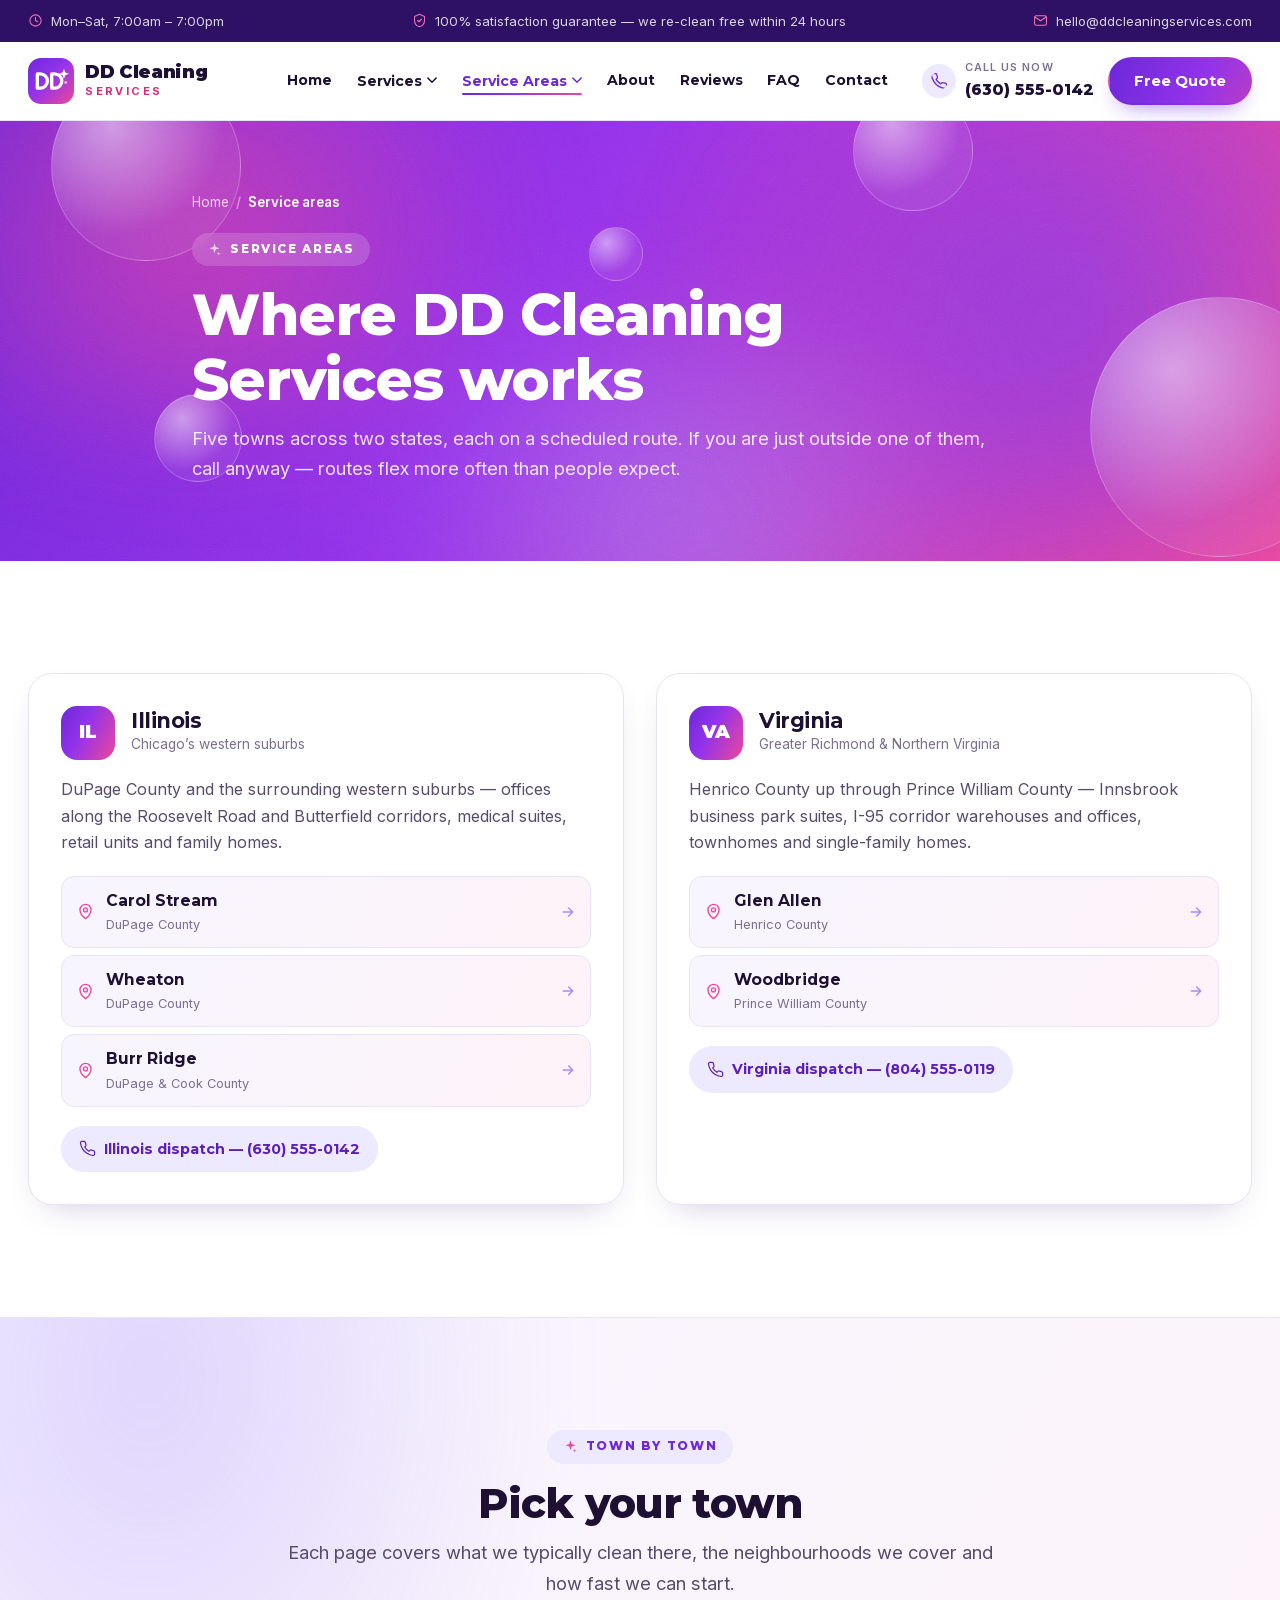
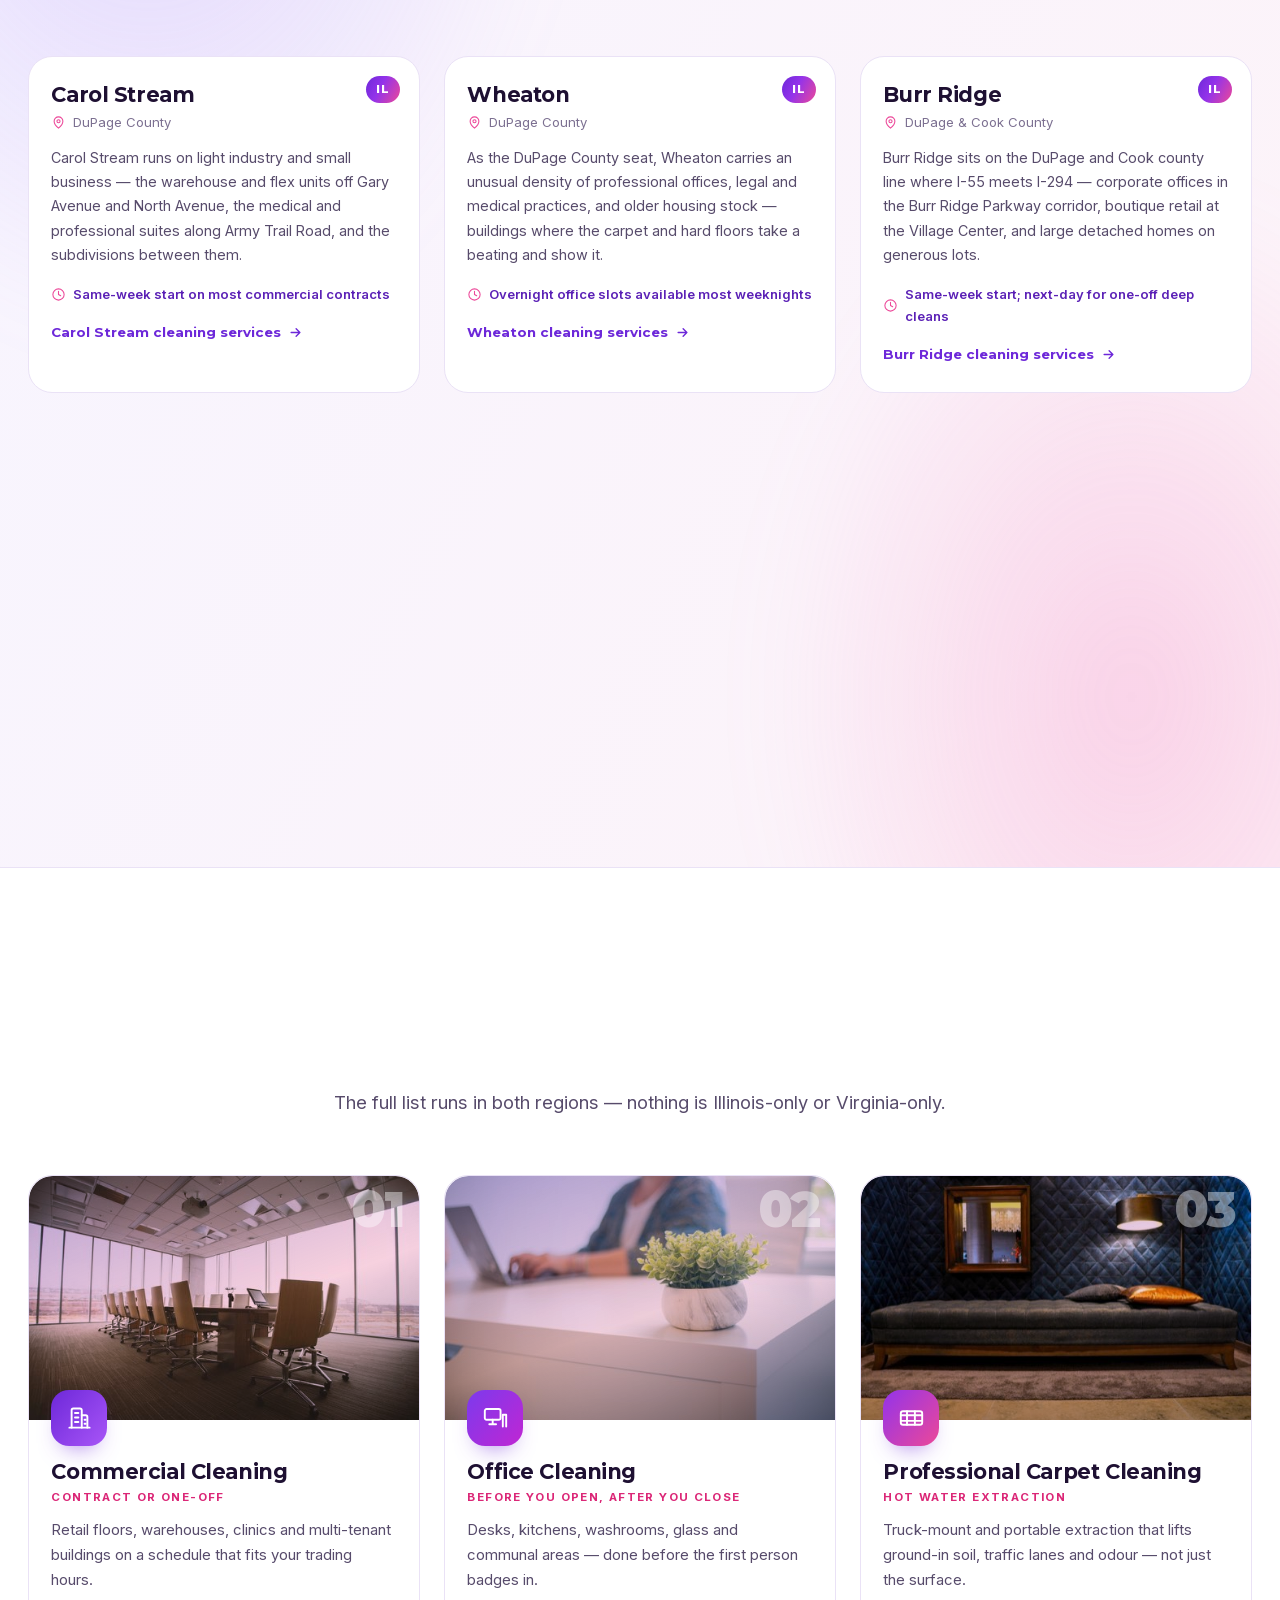
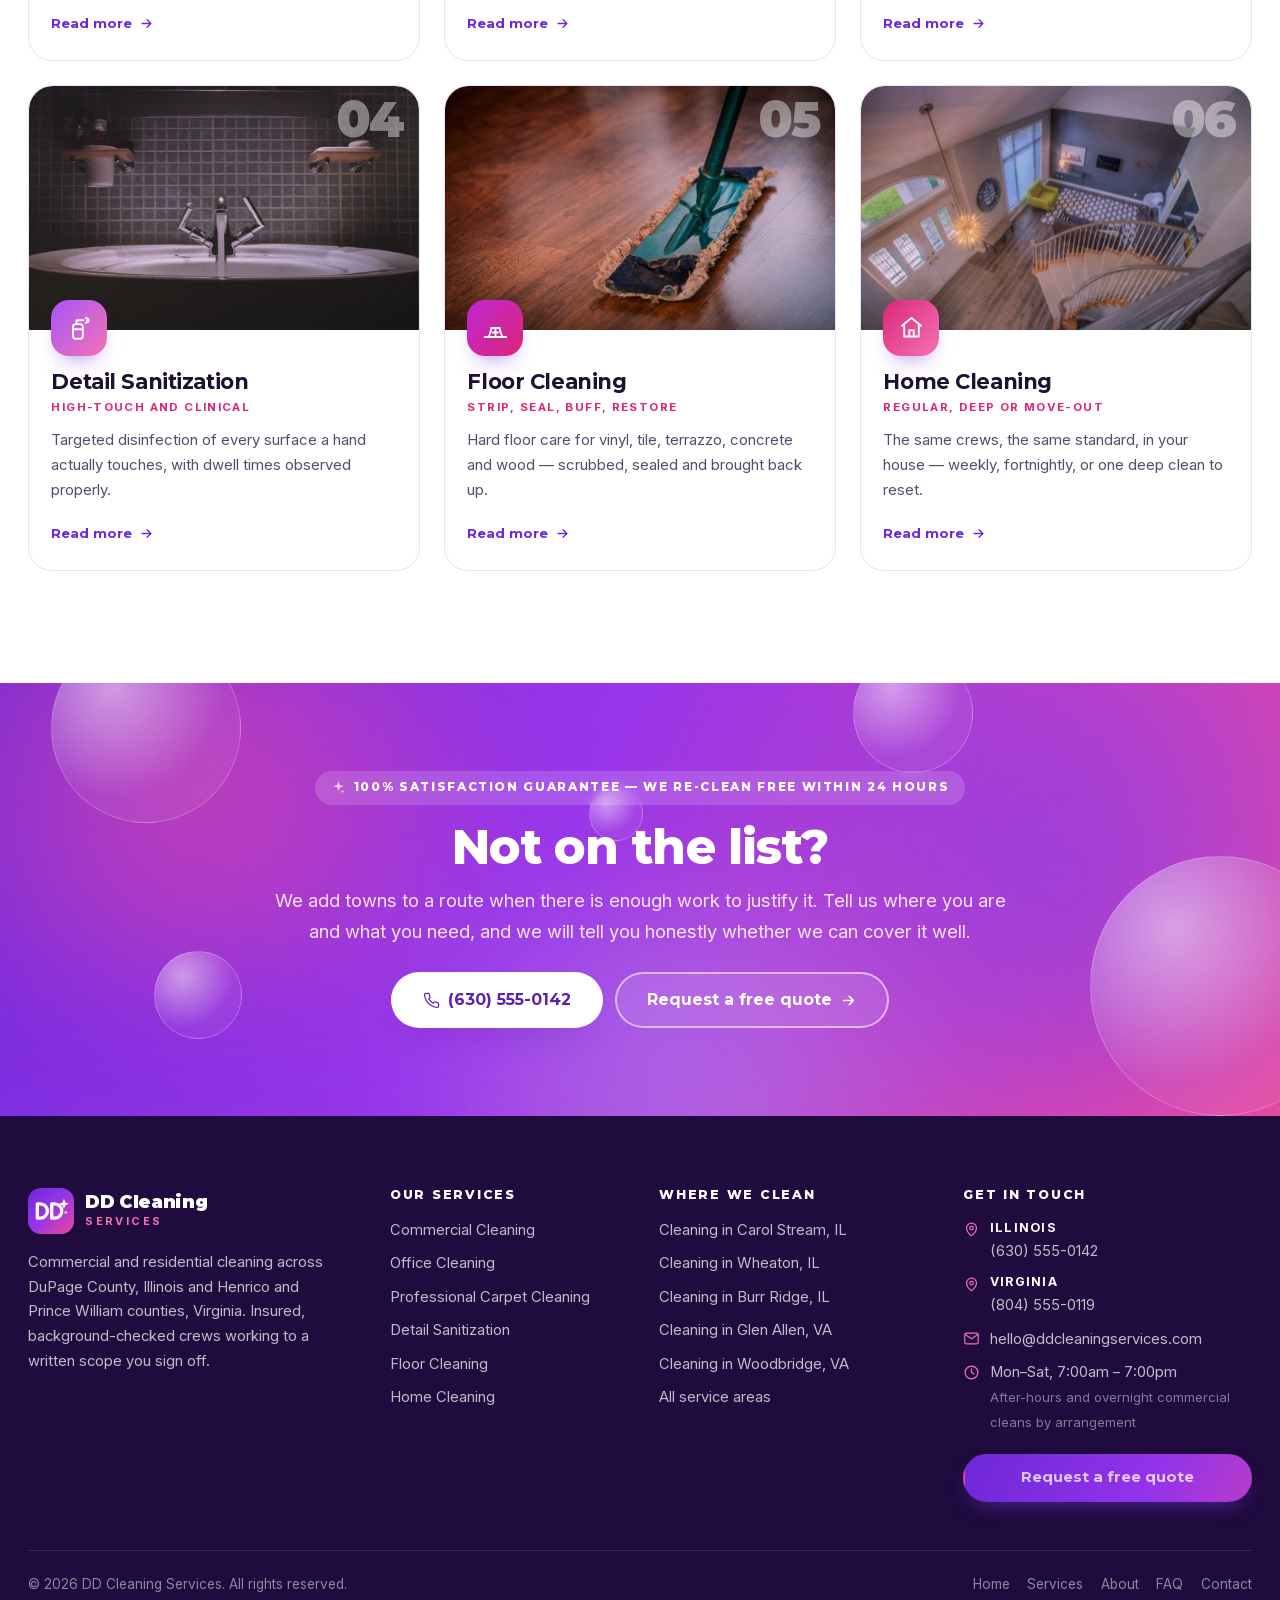
<file: service-areas.html>
<!DOCTYPE html>
<html lang="en-US">
<head>
<meta charset="utf-8">
<meta name="viewport" content="width=device-width, initial-scale=1">
<title>Service Areas | Cleaning in Illinois &amp; Virginia | DD Cleaning Services</title>
<meta name="description" content="Cleaning services in Carol Stream, Wheaton and Burr Ridge, Illinois, and Glen Allen and Woodbridge, Virginia. Scheduled routes in every area, with local dispatch numbers.">
<link rel="canonical" href="https://ddcleaningservices.com/service-areas.html">
<meta name="robots" content="index, follow, max-image-preview:large">
<meta name="theme-color" content="#6D28D9">

<meta property="og:type" content="website">
<meta property="og:site_name" content="DD Cleaning Services">
<meta property="og:title" content="Service Areas | Cleaning in Illinois &amp; Virginia | DD Cleaning Services">
<meta property="og:description" content="Cleaning services in Carol Stream, Wheaton and Burr Ridge, Illinois, and Glen Allen and Woodbridge, Virginia. Scheduled routes in every area, with local dispatch numbers.">
<meta property="og:url" content="https://ddcleaningservices.com/service-areas.html">
<meta property="og:image" content="https://ddcleaningservices.com/assets/img/brand/og-image.png">
<meta property="og:image:width" content="1200">
<meta property="og:image:height" content="630">
<meta property="og:locale" content="en_US">
<meta name="twitter:card" content="summary_large_image">
<meta name="twitter:title" content="Service Areas | Cleaning in Illinois &amp; Virginia | DD Cleaning Services">
<meta name="twitter:description" content="Cleaning services in Carol Stream, Wheaton and Burr Ridge, Illinois, and Glen Allen and Woodbridge, Virginia. Scheduled routes in every area, with local dispatch numbers.">
<meta name="twitter:image" content="https://ddcleaningservices.com/assets/img/brand/og-image.png">

<link rel="icon" href="assets/img/brand/favicon.svg" type="image/svg+xml">
<link rel="icon" href="assets/img/brand/favicon-64.png" sizes="64x64" type="image/png">
<link rel="apple-touch-icon" href="assets/img/brand/apple-touch-icon.png">
<link rel="manifest" href="site.webmanifest">

<link rel="preload" as="font" type="font/woff2" href="assets/fonts/montserrat-latin-var.woff2" crossorigin>
<link rel="preload" as="font" type="font/woff2" href="assets/fonts/inter-latin-var.woff2" crossorigin>
<link rel="stylesheet" href="assets/css/main.css?v=b798b12c">
<script>document.documentElement.className+=' js';</script>
<script type="application/ld+json">
{
  "@context": "https://schema.org",
  "@graph": [
    {
      "@type": [
        "LocalBusiness",
        "CleaningService",
        "HomeAndConstructionBusiness"
      ],
      "@id": "https://ddcleaningservices.com/#business",
      "name": "DD Cleaning Services",
      "description": "Commercial and residential cleaning across Carol Stream, Wheaton and Burr Ridge in Illinois and Glen Allen and Woodbridge in Virginia. Office cleaning, carpet extraction, detail sanitization, hard floor care and home cleaning.",
      "url": "https://ddcleaningservices.com/",
      "telephone": "+1-630-555-0142",
      "email": "hello@ddcleaningservices.com",
      "image": "https://ddcleaningservices.com/assets/img/brand/og-image.png",
      "logo": "https://ddcleaningservices.com/assets/img/brand/logo.svg",
      "foundingDate": "2018",
      "priceRange": "$$",
      "currenciesAccepted": "USD",
      "openingHoursSpecification": [
        {
          "@type": "OpeningHoursSpecification",
          "dayOfWeek": [
            "Monday",
            "Tuesday",
            "Wednesday",
            "Thursday",
            "Friday",
            "Saturday"
          ],
          "opens": "07:00",
          "closes": "19:00"
        }
      ],
      "areaServed": [
        {
          "@type": "State",
          "name": "Illinois"
        },
        {
          "@type": "State",
          "name": "Virginia"
        },
        {
          "@type": "City",
          "name": "Carol Stream, IL"
        },
        {
          "@type": "City",
          "name": "Wheaton, IL"
        },
        {
          "@type": "City",
          "name": "Burr Ridge, IL"
        },
        {
          "@type": "City",
          "name": "Glen Allen, VA"
        },
        {
          "@type": "City",
          "name": "Woodbridge, VA"
        }
      ],
      "hasOfferCatalog": {
        "@type": "OfferCatalog",
        "name": "Cleaning services",
        "itemListElement": [
          {
            "@type": "Offer",
            "itemOffered": {
              "@type": "Service",
              "name": "Commercial Cleaning",
              "description": "Retail floors, warehouses, clinics and multi-tenant buildings on a schedule that fits your trading hours."
            }
          },
          {
            "@type": "Offer",
            "itemOffered": {
              "@type": "Service",
              "name": "Office Cleaning",
              "description": "Desks, kitchens, washrooms, glass and communal areas — done before the first person badges in."
            }
          },
          {
            "@type": "Offer",
            "itemOffered": {
              "@type": "Service",
              "name": "Professional Carpet Cleaning",
              "description": "Truck-mount and portable extraction that lifts ground-in soil, traffic lanes and odour — not just the surface."
            }
          },
          {
            "@type": "Offer",
            "itemOffered": {
              "@type": "Service",
              "name": "Detail Sanitization",
              "description": "Targeted disinfection of every surface a hand actually touches, with dwell times observed properly."
            }
          },
          {
            "@type": "Offer",
            "itemOffered": {
              "@type": "Service",
              "name": "Floor Cleaning",
              "description": "Hard floor care for vinyl, tile, terrazzo, concrete and wood — scrubbed, sealed and brought back up."
            }
          },
          {
            "@type": "Offer",
            "itemOffered": {
              "@type": "Service",
              "name": "Home Cleaning",
              "description": "The same crews, the same standard, in your house — weekly, fortnightly, or one deep clean to reset."
            }
          }
        ]
      }
    },
    {
      "@type": "BreadcrumbList",
      "itemListElement": [
        {
          "@type": "ListItem",
          "position": 1,
          "name": "Home",
          "item": "https://ddcleaningservices.com/"
        },
        {
          "@type": "ListItem",
          "position": 2,
          "name": "Service areas",
          "item": "https://ddcleaningservices.com/service-areas.html"
        }
      ]
    },
    {
      "@type": "ItemList",
      "name": "Service areas",
      "itemListElement": [
        {
          "@type": "ListItem",
          "position": 1,
          "name": "Carol Stream, IL",
          "url": "https://ddcleaningservices.com/areas/carol-stream.html"
        },
        {
          "@type": "ListItem",
          "position": 2,
          "name": "Wheaton, IL",
          "url": "https://ddcleaningservices.com/areas/wheaton.html"
        },
        {
          "@type": "ListItem",
          "position": 3,
          "name": "Burr Ridge, IL",
          "url": "https://ddcleaningservices.com/areas/burr-ridge.html"
        },
        {
          "@type": "ListItem",
          "position": 4,
          "name": "Glen Allen, VA",
          "url": "https://ddcleaningservices.com/areas/glen-allen.html"
        },
        {
          "@type": "ListItem",
          "position": 5,
          "name": "Woodbridge, VA",
          "url": "https://ddcleaningservices.com/areas/woodbridge.html"
        }
      ]
    }
  ]
}
</script>
</head>
<body>
<a class="skip-link" href="#main">Skip to content</a>
<div class="topbar">
    <div class="wrap">
        <p class="topbar__item"><svg viewBox="0 0 24 24" fill="none" stroke="currentColor" stroke-width="1.7" stroke-linecap="round" stroke-linejoin="round" aria-hidden="true"><circle cx="12" cy="12" r="9"/><path d="M12 7v5l3.5 2"/></svg><span>Mon–Sat, 7:00am – 7:00pm</span></p>
        <p class="topbar__item topbar__item--hide"> <svg viewBox="0 0 24 24" fill="none" stroke="currentColor" stroke-width="1.7" stroke-linecap="round" stroke-linejoin="round" aria-hidden="true"><path d="M12 2l8 3.5v6c0 4.8-3.4 9.2-8 10.5-4.6-1.3-8-5.7-8-10.5v-6z"/><path d="M9 12l2 2 4-4"/></svg><span>100% satisfaction guarantee — we re-clean free within 24 hours</span></p>
        <a class="topbar__item" href="mailto:hello@ddcleaningservices.com"><svg viewBox="0 0 24 24" fill="none" stroke="currentColor" stroke-width="1.7" stroke-linecap="round" stroke-linejoin="round" aria-hidden="true"><rect x="2.5" y="4.5" width="19" height="15" rx="2.5"/><path d="M3 6.5l9 6 9-6"/></svg><span>hello@ddcleaningservices.com</span></a>
    </div>
</div>

<header class="site-header">
    <div class="wrap">
        <a class="brand" href="index.html">
            <img src="assets/img/brand/logo.svg" alt="" width="48" height="48" loading="eager">
            <span>
                <span class="brand__name">DD Cleaning</span>
                <span class="brand__tag">Services</span>
            </span>
        </a>

        <nav class="nav" id="site-nav" aria-label="Main">
            <a class="nav__link" href="index.html">Home</a>

            <span class="nav__item">
                <button class="nav__link nav__toggle" type="button" aria-expanded="false" aria-haspopup="true">Services <svg viewBox="0 0 12 8" fill="none" stroke="currentColor" stroke-width="1.8" stroke-linecap="round" aria-hidden="true"><path d="M1 1l5 5 5-5"/></svg></button>
                <span class="nav__panel nav__panel--wide">
                    <a href="services.html"><span class="nav__ico"><svg viewBox="0 0 24 24" fill="currentColor" aria-hidden="true"><path d="M12 2l1.9 6.1L20 10l-6.1 1.9L12 18l-1.9-6.1L4 10l6.1-1.9z"/><path d="M18.5 15l.8 2.6 2.7.9-2.7.9-.8 2.6-.8-2.6-2.7-.9 2.7-.9z" opacity=".7"/></svg></span><span>All services<span>Everything we do</span></span></a>
                    <a href="services.html#commercial-cleaning"><span class="nav__ico"><svg viewBox="0 0 24 24" fill="none" stroke="currentColor" stroke-width="1.7" stroke-linecap="round" stroke-linejoin="round" aria-hidden="true"><path d="M3 21h18"/><path d="M5 21V5.5A1.5 1.5 0 0 1 6.5 4h6A1.5 1.5 0 0 1 14 5.5V21"/><path d="M14 10h3.5A1.5 1.5 0 0 1 19 11.5V21"/><path d="M8 8h3M8 12h3M8 16h3M16.5 14h1M16.5 17.5h1"/></svg></span><span>Commercial Cleaning<span>Contract or one-off</span></span></a>
                    <a href="services.html#office-cleaning"><span class="nav__ico"><svg viewBox="0 0 24 24" fill="none" stroke="currentColor" stroke-width="1.7" stroke-linecap="round" stroke-linejoin="round" aria-hidden="true"><rect x="2.5" y="4.5" width="14" height="9.5" rx="1.6"/><path d="M6.5 18h6M9.5 14v4"/><path d="M18.5 20V9.5h3V20"/></svg></span><span>Office Cleaning<span>Before you open, after you close</span></span></a>
                    <a href="services.html#carpet-cleaning"><span class="nav__ico"><svg viewBox="0 0 24 24" fill="none" stroke="currentColor" stroke-width="1.7" stroke-linecap="round" stroke-linejoin="round" aria-hidden="true"><rect x="2.5" y="6.5" width="19" height="12" rx="2"/><path d="M2.5 10h19M2.5 15h19"/><path d="M8 6.5v12M15 6.5v12"/></svg></span><span>Professional Carpet Cleaning<span>Hot water extraction</span></span></a>
                    <a href="services.html#detail-sanitization"><span class="nav__ico"><svg viewBox="0 0 24 24" fill="none" stroke="currentColor" stroke-width="1.7" stroke-linecap="round" stroke-linejoin="round" aria-hidden="true"><path d="M8.5 9h4.2A2.3 2.3 0 0 1 15 11.3v8.4a2.3 2.3 0 0 1-2.3 2.3H8.5a2.3 2.3 0 0 1-2.3-2.3v-8.4A2.3 2.3 0 0 1 8.5 9z"/><path d="M9.4 9V5.6h3.1"/><path d="M12.5 5.6h3.2"/><path d="M17.6 3.4l2.1.9M17.6 7.8l2.1-.9M18.6 5.6h2.1"/><path d="M6.2 13.6h8.8"/></svg></span><span>Detail Sanitization<span>High-touch and clinical</span></span></a>
                    <a href="services.html#floor-cleaning"><span class="nav__ico"><svg viewBox="0 0 24 24" fill="none" stroke="currentColor" stroke-width="1.7" stroke-linecap="round" stroke-linejoin="round" aria-hidden="true"><path d="M2.5 20.5h19"/><path d="M6 20.5l2.6-8M18 20.5l-2.6-8M12 20.5v-8"/><path d="M8.3 12.5h7.4"/><path d="M9.4 16.5h5.2"/></svg></span><span>Floor Cleaning<span>Strip, seal, buff, restore</span></span></a>
                    <a href="services.html#home-cleaning"><span class="nav__ico"><svg viewBox="0 0 24 24" fill="none" stroke="currentColor" stroke-width="1.7" stroke-linecap="round" stroke-linejoin="round" aria-hidden="true"><path d="M3.5 10.5L12 3.5l8.5 7"/><path d="M5.5 9.8V20h13V9.8"/><path d="M10 20v-5.5h4V20"/></svg></span><span>Home Cleaning<span>Regular, deep or move-out</span></span></a>
                </span>
            </span>

            <span class="nav__item is-current">
                <button class="nav__link nav__toggle" type="button" aria-expanded="false" aria-haspopup="true" aria-current="page">Service Areas <svg viewBox="0 0 12 8" fill="none" stroke="currentColor" stroke-width="1.8" stroke-linecap="round" aria-hidden="true"><path d="M1 1l5 5 5-5"/></svg></button>
                <span class="nav__panel nav__panel--cols">
                    <div class="nav__group"><p class="nav__group-title">Illinois</p>
                        <a href="areas/carol-stream.html"><span>Carol Stream<span>DuPage County</span></span></a>
                        <a href="areas/wheaton.html"><span>Wheaton<span>DuPage County</span></span></a>
                        <a href="areas/burr-ridge.html"><span>Burr Ridge<span>DuPage &amp; Cook County</span></span></a></div>
                    <div class="nav__group"><p class="nav__group-title">Virginia</p>
                        <a href="areas/glen-allen.html"><span>Glen Allen<span>Henrico County</span></span></a>
                        <a href="areas/woodbridge.html"><span>Woodbridge<span>Prince William County</span></span></a></div>
                    <div class="nav__group nav__group--all">
                        <a href="service-areas.html"><span>All areas<span>Illinois &amp; Virginia</span></span></a>
                    </div>
                </span>
            </span>

            <a class="nav__link" href="about.html">About</a>
            <a class="nav__link" href="reviews.html">Reviews</a>
            <a class="nav__link" href="faq.html">FAQ</a>
            <a class="nav__link" href="contact.html">Contact</a>
        </nav>

        <div class="header-cta">
            <a class="header-phone" href="tel:+16305550142" data-cta="header-call">
                <svg viewBox="0 0 24 24" fill="none" stroke="currentColor" stroke-width="1.7" stroke-linecap="round" stroke-linejoin="round" aria-hidden="true"><path d="M22 16.9v3a2 2 0 0 1-2.2 2 19.8 19.8 0 0 1-8.6-3.1 19.5 19.5 0 0 1-6-6A19.8 19.8 0 0 1 2.1 4.2 2 2 0 0 1 4.1 2h3a2 2 0 0 1 2 1.7c.1 1 .4 1.9.7 2.8a2 2 0 0 1-.5 2.1L8.1 9.9a16 16 0 0 0 6 6l1.3-1.3a2 2 0 0 1 2.1-.4c.9.3 1.8.6 2.8.7a2 2 0 0 1 1.7 2z"/></svg>
                <span><span>Call us now</span><strong>(630) 555-0142</strong></span>
            </a>
            <a class="btn btn--grad" href="contact.html" data-cta="header-quote">Free Quote</a>
            <button class="nav-toggle" type="button" aria-expanded="false" aria-controls="site-nav" aria-label="Menu">
                <span></span>
            </button>
        </div>
    </div>
</header>

<div class="call-bar">
    <a class="btn btn--grad" href="tel:+16305550142" data-cta="mobile-call"><svg viewBox="0 0 24 24" fill="none" stroke="currentColor" stroke-width="1.7" stroke-linecap="round" stroke-linejoin="round" aria-hidden="true"><path d="M22 16.9v3a2 2 0 0 1-2.2 2 19.8 19.8 0 0 1-8.6-3.1 19.5 19.5 0 0 1-6-6A19.8 19.8 0 0 1 2.1 4.2 2 2 0 0 1 4.1 2h3a2 2 0 0 1 2 1.7c.1 1 .4 1.9.7 2.8a2 2 0 0 1-.5 2.1L8.1 9.9a16 16 0 0 0 6 6l1.3-1.3a2 2 0 0 1 2.1-.4c.9.3 1.8.6 2.8.7a2 2 0 0 1 1.7 2z"/></svg> Call Now</a>
    <a class="btn btn--ghost" href="contact.html" data-cta="mobile-quote">Free Quote <svg viewBox="0 0 24 24" fill="none" stroke="currentColor" stroke-width="2.2" stroke-linecap="round" stroke-linejoin="round" aria-hidden="true"><path d="M5 12h14M13 6l6 6-6 6"/></svg></a>
</div>

<main id="main">

<section class="page-hero">
    <span class="aurora" aria-hidden="true"><i></i><i></i><i></i></span>
    <span class="grain" aria-hidden="true"></span>
    <span class="bubbles" aria-hidden="true"><i></i><i></i><i></i><i></i><i></i></span>
    <div class="wrap">
        <nav class="crumbs" aria-label="Breadcrumb"><ol>
            <li><a href="index.html">Home</a></li>
            <li aria-current="page">Service areas</li>
        </ol></nav>
        <p class="eyebrow eyebrow--light"><svg viewBox="0 0 24 24" fill="currentColor" aria-hidden="true"><path d="M12 2l1.9 6.1L20 10l-6.1 1.9L12 18l-1.9-6.1L4 10l6.1-1.9z"/><path d="M18.5 15l.8 2.6 2.7.9-2.7.9-.8 2.6-.8-2.6-2.7-.9 2.7-.9z" opacity=".7"/></svg> Service areas</p>
        <h1>Where DD Cleaning Services works</h1>
        <p class="lede">Five towns across two states, each on a scheduled route. If you are just outside one of them, call anyway — routes flex more often than people expect.</p>
    </div>
</section>

<section class="section">
    <div class="wrap">
        <div class="coverage">
        <article class="coverage__region" data-reveal>
            <header>
                <span class="coverage__badge">IL</span>
                <div>
                    <h3>Illinois</h3>
                    <p>Chicago’s western suburbs</p>
                </div>
            </header>
            <p>DuPage County and the surrounding western suburbs — offices along the Roosevelt Road and Butterfield corridors, medical suites, retail units and family homes.</p>
            <ul class="coverage__cities">
                <li><a href="areas/carol-stream.html"><svg viewBox="0 0 24 24" fill="none" stroke="currentColor" stroke-width="1.7" stroke-linecap="round" stroke-linejoin="round" aria-hidden="true"><path d="M12 21s7-5.4 7-11a7 7 0 1 0-14 0c0 5.6 7 11 7 11z"/><circle cx="12" cy="10" r="2.5"/></svg><span><strong>Carol Stream</strong>DuPage County</span><svg viewBox="0 0 24 24" fill="none" stroke="currentColor" stroke-width="2.2" stroke-linecap="round" stroke-linejoin="round" aria-hidden="true"><path d="M5 12h14M13 6l6 6-6 6"/></svg></a></li>
                <li><a href="areas/wheaton.html"><svg viewBox="0 0 24 24" fill="none" stroke="currentColor" stroke-width="1.7" stroke-linecap="round" stroke-linejoin="round" aria-hidden="true"><path d="M12 21s7-5.4 7-11a7 7 0 1 0-14 0c0 5.6 7 11 7 11z"/><circle cx="12" cy="10" r="2.5"/></svg><span><strong>Wheaton</strong>DuPage County</span><svg viewBox="0 0 24 24" fill="none" stroke="currentColor" stroke-width="2.2" stroke-linecap="round" stroke-linejoin="round" aria-hidden="true"><path d="M5 12h14M13 6l6 6-6 6"/></svg></a></li>
                <li><a href="areas/burr-ridge.html"><svg viewBox="0 0 24 24" fill="none" stroke="currentColor" stroke-width="1.7" stroke-linecap="round" stroke-linejoin="round" aria-hidden="true"><path d="M12 21s7-5.4 7-11a7 7 0 1 0-14 0c0 5.6 7 11 7 11z"/><circle cx="12" cy="10" r="2.5"/></svg><span><strong>Burr Ridge</strong>DuPage &amp; Cook County</span><svg viewBox="0 0 24 24" fill="none" stroke="currentColor" stroke-width="2.2" stroke-linecap="round" stroke-linejoin="round" aria-hidden="true"><path d="M5 12h14M13 6l6 6-6 6"/></svg></a></li>
            </ul>
            <a class="coverage__call" href="tel:+16305550142"><svg viewBox="0 0 24 24" fill="none" stroke="currentColor" stroke-width="1.7" stroke-linecap="round" stroke-linejoin="round" aria-hidden="true"><path d="M22 16.9v3a2 2 0 0 1-2.2 2 19.8 19.8 0 0 1-8.6-3.1 19.5 19.5 0 0 1-6-6A19.8 19.8 0 0 1 2.1 4.2 2 2 0 0 1 4.1 2h3a2 2 0 0 1 2 1.7c.1 1 .4 1.9.7 2.8a2 2 0 0 1-.5 2.1L8.1 9.9a16 16 0 0 0 6 6l1.3-1.3a2 2 0 0 1 2.1-.4c.9.3 1.8.6 2.8.7a2 2 0 0 1 1.7 2z"/></svg> Illinois dispatch — (630) 555-0142</a>
        </article>
        <article class="coverage__region" data-reveal>
            <header>
                <span class="coverage__badge">VA</span>
                <div>
                    <h3>Virginia</h3>
                    <p>Greater Richmond &amp; Northern Virginia</p>
                </div>
            </header>
            <p>Henrico County up through Prince William County — Innsbrook business park suites, I-95 corridor warehouses and offices, townhomes and single-family homes.</p>
            <ul class="coverage__cities">
                <li><a href="areas/glen-allen.html"><svg viewBox="0 0 24 24" fill="none" stroke="currentColor" stroke-width="1.7" stroke-linecap="round" stroke-linejoin="round" aria-hidden="true"><path d="M12 21s7-5.4 7-11a7 7 0 1 0-14 0c0 5.6 7 11 7 11z"/><circle cx="12" cy="10" r="2.5"/></svg><span><strong>Glen Allen</strong>Henrico County</span><svg viewBox="0 0 24 24" fill="none" stroke="currentColor" stroke-width="2.2" stroke-linecap="round" stroke-linejoin="round" aria-hidden="true"><path d="M5 12h14M13 6l6 6-6 6"/></svg></a></li>
                <li><a href="areas/woodbridge.html"><svg viewBox="0 0 24 24" fill="none" stroke="currentColor" stroke-width="1.7" stroke-linecap="round" stroke-linejoin="round" aria-hidden="true"><path d="M12 21s7-5.4 7-11a7 7 0 1 0-14 0c0 5.6 7 11 7 11z"/><circle cx="12" cy="10" r="2.5"/></svg><span><strong>Woodbridge</strong>Prince William County</span><svg viewBox="0 0 24 24" fill="none" stroke="currentColor" stroke-width="2.2" stroke-linecap="round" stroke-linejoin="round" aria-hidden="true"><path d="M5 12h14M13 6l6 6-6 6"/></svg></a></li>
            </ul>
            <a class="coverage__call" href="tel:+18045550119"><svg viewBox="0 0 24 24" fill="none" stroke="currentColor" stroke-width="1.7" stroke-linecap="round" stroke-linejoin="round" aria-hidden="true"><path d="M22 16.9v3a2 2 0 0 1-2.2 2 19.8 19.8 0 0 1-8.6-3.1 19.5 19.5 0 0 1-6-6A19.8 19.8 0 0 1 2.1 4.2 2 2 0 0 1 4.1 2h3a2 2 0 0 1 2 1.7c.1 1 .4 1.9.7 2.8a2 2 0 0 1-.5 2.1L8.1 9.9a16 16 0 0 0 6 6l1.3-1.3a2 2 0 0 1 2.1-.4c.9.3 1.8.6 2.8.7a2 2 0 0 1 1.7 2z"/></svg> Virginia dispatch — (804) 555-0119</a>
        </article>
    </div>
    </div>
</section>

<section class="section section--tint">
    <div class="wrap">
        <div class="section-head">
        <p class="eyebrow" data-reveal><svg viewBox="0 0 24 24" fill="currentColor" aria-hidden="true"><path d="M12 2l1.9 6.1L20 10l-6.1 1.9L12 18l-1.9-6.1L4 10l6.1-1.9z"/><path d="M18.5 15l.8 2.6 2.7.9-2.7.9-.8 2.6-.8-2.6-2.7-.9 2.7-.9z" opacity=".7"/></svg> Town by town</p>
        <h2 data-reveal>Pick your town</h2>
        <p class="lede" data-reveal>Each page covers what we typically clean there, the neighbourhoods we cover and how fast we can start.</p>
    </div>
        <div class="card-grid card-grid--3">
            <article class="area-card" data-reveal>
                <span class="area-card__badge">IL</span>
                <h3><a href="areas/carol-stream.html">Carol Stream</a></h3>
                <p class="area-card__county"><svg viewBox="0 0 24 24" fill="none" stroke="currentColor" stroke-width="1.7" stroke-linecap="round" stroke-linejoin="round" aria-hidden="true"><path d="M12 21s7-5.4 7-11a7 7 0 1 0-14 0c0 5.6 7 11 7 11z"/><circle cx="12" cy="10" r="2.5"/></svg> DuPage County</p>
                <p>Carol Stream runs on light industry and small business — the warehouse and flex units off Gary Avenue and North Avenue, the medical and professional suites along Army Trail Road, and the subdivisions between them.</p>
                <p class="area-card__response"><svg viewBox="0 0 24 24" fill="none" stroke="currentColor" stroke-width="1.7" stroke-linecap="round" stroke-linejoin="round" aria-hidden="true"><circle cx="12" cy="12" r="9"/><path d="M12 7v5l3.5 2"/></svg> Same-week start on most commercial contracts</p>
                <span class="s-card__more">Carol Stream cleaning services <svg viewBox="0 0 24 24" fill="none" stroke="currentColor" stroke-width="2.2" stroke-linecap="round" stroke-linejoin="round" aria-hidden="true"><path d="M5 12h14M13 6l6 6-6 6"/></svg></span>
            </article>
            <article class="area-card" data-reveal>
                <span class="area-card__badge">IL</span>
                <h3><a href="areas/wheaton.html">Wheaton</a></h3>
                <p class="area-card__county"><svg viewBox="0 0 24 24" fill="none" stroke="currentColor" stroke-width="1.7" stroke-linecap="round" stroke-linejoin="round" aria-hidden="true"><path d="M12 21s7-5.4 7-11a7 7 0 1 0-14 0c0 5.6 7 11 7 11z"/><circle cx="12" cy="10" r="2.5"/></svg> DuPage County</p>
                <p>As the DuPage County seat, Wheaton carries an unusual density of professional offices, legal and medical practices, and older housing stock — buildings where the carpet and hard floors take a beating and show it.</p>
                <p class="area-card__response"><svg viewBox="0 0 24 24" fill="none" stroke="currentColor" stroke-width="1.7" stroke-linecap="round" stroke-linejoin="round" aria-hidden="true"><circle cx="12" cy="12" r="9"/><path d="M12 7v5l3.5 2"/></svg> Overnight office slots available most weeknights</p>
                <span class="s-card__more">Wheaton cleaning services <svg viewBox="0 0 24 24" fill="none" stroke="currentColor" stroke-width="2.2" stroke-linecap="round" stroke-linejoin="round" aria-hidden="true"><path d="M5 12h14M13 6l6 6-6 6"/></svg></span>
            </article>
            <article class="area-card" data-reveal>
                <span class="area-card__badge">IL</span>
                <h3><a href="areas/burr-ridge.html">Burr Ridge</a></h3>
                <p class="area-card__county"><svg viewBox="0 0 24 24" fill="none" stroke="currentColor" stroke-width="1.7" stroke-linecap="round" stroke-linejoin="round" aria-hidden="true"><path d="M12 21s7-5.4 7-11a7 7 0 1 0-14 0c0 5.6 7 11 7 11z"/><circle cx="12" cy="10" r="2.5"/></svg> DuPage &amp; Cook County</p>
                <p>Burr Ridge sits on the DuPage and Cook county line where I-55 meets I-294 — corporate offices in the Burr Ridge Parkway corridor, boutique retail at the Village Center, and large detached homes on generous lots.</p>
                <p class="area-card__response"><svg viewBox="0 0 24 24" fill="none" stroke="currentColor" stroke-width="1.7" stroke-linecap="round" stroke-linejoin="round" aria-hidden="true"><circle cx="12" cy="12" r="9"/><path d="M12 7v5l3.5 2"/></svg> Same-week start; next-day for one-off deep cleans</p>
                <span class="s-card__more">Burr Ridge cleaning services <svg viewBox="0 0 24 24" fill="none" stroke="currentColor" stroke-width="2.2" stroke-linecap="round" stroke-linejoin="round" aria-hidden="true"><path d="M5 12h14M13 6l6 6-6 6"/></svg></span>
            </article>
            <article class="area-card" data-reveal>
                <span class="area-card__badge">VA</span>
                <h3><a href="areas/glen-allen.html">Glen Allen</a></h3>
                <p class="area-card__county"><svg viewBox="0 0 24 24" fill="none" stroke="currentColor" stroke-width="1.7" stroke-linecap="round" stroke-linejoin="round" aria-hidden="true"><path d="M12 21s7-5.4 7-11a7 7 0 1 0-14 0c0 5.6 7 11 7 11z"/><circle cx="12" cy="10" r="2.5"/></svg> Henrico County</p>
                <p>Glen Allen is where a large share of greater Richmond’s office space actually sits — the Innsbrook corporate park, the West Broad Street corridor, and the growing residential build-out around them.</p>
                <p class="area-card__response"><svg viewBox="0 0 24 24" fill="none" stroke="currentColor" stroke-width="1.7" stroke-linecap="round" stroke-linejoin="round" aria-hidden="true"><circle cx="12" cy="12" r="9"/><path d="M12 7v5l3.5 2"/></svg> Nightly Innsbrook route — new sites slot in within the week</p>
                <span class="s-card__more">Glen Allen cleaning services <svg viewBox="0 0 24 24" fill="none" stroke="currentColor" stroke-width="2.2" stroke-linecap="round" stroke-linejoin="round" aria-hidden="true"><path d="M5 12h14M13 6l6 6-6 6"/></svg></span>
            </article>
            <article class="area-card" data-reveal>
                <span class="area-card__badge">VA</span>
                <h3><a href="areas/woodbridge.html">Woodbridge</a></h3>
                <p class="area-card__county"><svg viewBox="0 0 24 24" fill="none" stroke="currentColor" stroke-width="1.7" stroke-linecap="round" stroke-linejoin="round" aria-hidden="true"><path d="M12 21s7-5.4 7-11a7 7 0 1 0-14 0c0 5.6 7 11 7 11z"/><circle cx="12" cy="10" r="2.5"/></svg> Prince William County</p>
                <p>Woodbridge stretches along the I-95 corridor in Prince William County — distribution and flex space, the retail mass around Potomac Mills, and a dense mix of townhomes and single-family neighbourhoods.</p>
                <p class="area-card__response"><svg viewBox="0 0 24 24" fill="none" stroke="currentColor" stroke-width="1.7" stroke-linecap="round" stroke-linejoin="round" aria-hidden="true"><circle cx="12" cy="12" r="9"/><path d="M12 7v5l3.5 2"/></svg> Next-day quotes; move-out cleans often booked within 48 hours</p>
                <span class="s-card__more">Woodbridge cleaning services <svg viewBox="0 0 24 24" fill="none" stroke="currentColor" stroke-width="2.2" stroke-linecap="round" stroke-linejoin="round" aria-hidden="true"><path d="M5 12h14M13 6l6 6-6 6"/></svg></span>
            </article>
        </div>
    </div>
</section>

<section class="section">
    <div class="wrap">
        <div class="section-head">
        <p class="eyebrow" data-reveal><svg viewBox="0 0 24 24" fill="currentColor" aria-hidden="true"><path d="M12 2l1.9 6.1L20 10l-6.1 1.9L12 18l-1.9-6.1L4 10l6.1-1.9z"/><path d="M18.5 15l.8 2.6 2.7.9-2.7.9-.8 2.6-.8-2.6-2.7-.9 2.7-.9z" opacity=".7"/></svg> Services</p>
        <h2 data-reveal>Available in every area we cover</h2>
        <p class="lede" data-reveal>The full list runs in both regions — nothing is Illinois-only or Virginia-only.</p>
    </div>
        <div class="card-grid">
        <article class="s-card s-card--a s-card--photo" data-reveal>
            <span class="s-card__media">
                <img src="assets/img/work/commercial-cleaning.jpg" srcset="assets/img/work/commercial-cleaning-480.jpg 480w, assets/img/work/commercial-cleaning.jpg 960w"
                     sizes="(max-width: 600px) 92vw, (max-width: 1000px) 46vw, 31vw"
                     alt="A modern boardroom with glass walls and carpet tiles, cleaned and ready for the day" loading="lazy" decoding="async" width="960" height="640">
                <span class="s-card__tint"></span>
                <span class="s-card__num">01</span>
            </span>
            <span class="s-card__icon"><svg viewBox="0 0 24 24" fill="none" stroke="currentColor" stroke-width="1.7" stroke-linecap="round" stroke-linejoin="round" aria-hidden="true"><path d="M3 21h18"/><path d="M5 21V5.5A1.5 1.5 0 0 1 6.5 4h6A1.5 1.5 0 0 1 14 5.5V21"/><path d="M14 10h3.5A1.5 1.5 0 0 1 19 11.5V21"/><path d="M8 8h3M8 12h3M8 16h3M16.5 14h1M16.5 17.5h1"/></svg></span>
            <div class="s-card__body">
                <h3><a href="services.html#commercial-cleaning">Commercial Cleaning</a></h3>
                <p class="s-card__kicker">Contract or one-off</p>
                <p>Retail floors, warehouses, clinics and multi-tenant buildings on a schedule that fits your trading hours.</p>
                <span class="s-card__more">Read more <svg viewBox="0 0 24 24" fill="none" stroke="currentColor" stroke-width="2.2" stroke-linecap="round" stroke-linejoin="round" aria-hidden="true"><path d="M5 12h14M13 6l6 6-6 6"/></svg></span>
            </div>
        </article>
        <article class="s-card s-card--b s-card--photo" data-reveal>
            <span class="s-card__media">
                <img src="assets/img/work/office-cleaning.jpg" srcset="assets/img/work/office-cleaning-480.jpg 480w, assets/img/work/office-cleaning.jpg 960w"
                     sizes="(max-width: 600px) 92vw, (max-width: 1000px) 46vw, 31vw"
                     alt="A bright, uncluttered office desk with a plant, wiped down before the team arrives" loading="lazy" decoding="async" width="960" height="640">
                <span class="s-card__tint"></span>
                <span class="s-card__num">02</span>
            </span>
            <span class="s-card__icon"><svg viewBox="0 0 24 24" fill="none" stroke="currentColor" stroke-width="1.7" stroke-linecap="round" stroke-linejoin="round" aria-hidden="true"><rect x="2.5" y="4.5" width="14" height="9.5" rx="1.6"/><path d="M6.5 18h6M9.5 14v4"/><path d="M18.5 20V9.5h3V20"/></svg></span>
            <div class="s-card__body">
                <h3><a href="services.html#office-cleaning">Office Cleaning</a></h3>
                <p class="s-card__kicker">Before you open, after you close</p>
                <p>Desks, kitchens, washrooms, glass and communal areas — done before the first person badges in.</p>
                <span class="s-card__more">Read more <svg viewBox="0 0 24 24" fill="none" stroke="currentColor" stroke-width="2.2" stroke-linecap="round" stroke-linejoin="round" aria-hidden="true"><path d="M5 12h14M13 6l6 6-6 6"/></svg></span>
            </div>
        </article>
        <article class="s-card s-card--c s-card--photo" data-reveal>
            <span class="s-card__media">
                <img src="assets/img/work/carpet-cleaning.jpg" srcset="assets/img/work/carpet-cleaning-480.jpg 480w, assets/img/work/carpet-cleaning.jpg 960w"
                     sizes="(max-width: 600px) 92vw, (max-width: 1000px) 46vw, 31vw"
                     alt="A plush carpet and upholstered bench in a hotel lounge, freshly extracted" loading="lazy" decoding="async" width="960" height="640">
                <span class="s-card__tint"></span>
                <span class="s-card__num">03</span>
            </span>
            <span class="s-card__icon"><svg viewBox="0 0 24 24" fill="none" stroke="currentColor" stroke-width="1.7" stroke-linecap="round" stroke-linejoin="round" aria-hidden="true"><rect x="2.5" y="6.5" width="19" height="12" rx="2"/><path d="M2.5 10h19M2.5 15h19"/><path d="M8 6.5v12M15 6.5v12"/></svg></span>
            <div class="s-card__body">
                <h3><a href="services.html#carpet-cleaning">Professional Carpet Cleaning</a></h3>
                <p class="s-card__kicker">Hot water extraction</p>
                <p>Truck-mount and portable extraction that lifts ground-in soil, traffic lanes and odour — not just the surface.</p>
                <span class="s-card__more">Read more <svg viewBox="0 0 24 24" fill="none" stroke="currentColor" stroke-width="2.2" stroke-linecap="round" stroke-linejoin="round" aria-hidden="true"><path d="M5 12h14M13 6l6 6-6 6"/></svg></span>
            </div>
        </article>
        <article class="s-card s-card--d s-card--photo" data-reveal>
            <span class="s-card__media">
                <img src="assets/img/work/detail-sanitization.jpg" srcset="assets/img/work/detail-sanitization-480.jpg 480w, assets/img/work/detail-sanitization.jpg 960w"
                     sizes="(max-width: 600px) 92vw, (max-width: 1000px) 46vw, 31vw"
                     alt="A washroom basin and taps — the high-touch fittings a sanitization pass targets" loading="lazy" decoding="async" width="960" height="640">
                <span class="s-card__tint"></span>
                <span class="s-card__num">04</span>
            </span>
            <span class="s-card__icon"><svg viewBox="0 0 24 24" fill="none" stroke="currentColor" stroke-width="1.7" stroke-linecap="round" stroke-linejoin="round" aria-hidden="true"><path d="M8.5 9h4.2A2.3 2.3 0 0 1 15 11.3v8.4a2.3 2.3 0 0 1-2.3 2.3H8.5a2.3 2.3 0 0 1-2.3-2.3v-8.4A2.3 2.3 0 0 1 8.5 9z"/><path d="M9.4 9V5.6h3.1"/><path d="M12.5 5.6h3.2"/><path d="M17.6 3.4l2.1.9M17.6 7.8l2.1-.9M18.6 5.6h2.1"/><path d="M6.2 13.6h8.8"/></svg></span>
            <div class="s-card__body">
                <h3><a href="services.html#detail-sanitization">Detail Sanitization</a></h3>
                <p class="s-card__kicker">High-touch and clinical</p>
                <p>Targeted disinfection of every surface a hand actually touches, with dwell times observed properly.</p>
                <span class="s-card__more">Read more <svg viewBox="0 0 24 24" fill="none" stroke="currentColor" stroke-width="2.2" stroke-linecap="round" stroke-linejoin="round" aria-hidden="true"><path d="M5 12h14M13 6l6 6-6 6"/></svg></span>
            </div>
        </article>
        <article class="s-card s-card--e s-card--photo" data-reveal>
            <span class="s-card__media">
                <img src="assets/img/work/floor-cleaning.jpg" srcset="assets/img/work/floor-cleaning-480.jpg 480w, assets/img/work/floor-cleaning.jpg 960w"
                     sizes="(max-width: 600px) 92vw, (max-width: 1000px) 46vw, 31vw"
                     alt="A flat mop on polished hardwood, part-way through a floor clean" loading="lazy" decoding="async" width="960" height="640">
                <span class="s-card__tint"></span>
                <span class="s-card__num">05</span>
            </span>
            <span class="s-card__icon"><svg viewBox="0 0 24 24" fill="none" stroke="currentColor" stroke-width="1.7" stroke-linecap="round" stroke-linejoin="round" aria-hidden="true"><path d="M2.5 20.5h19"/><path d="M6 20.5l2.6-8M18 20.5l-2.6-8M12 20.5v-8"/><path d="M8.3 12.5h7.4"/><path d="M9.4 16.5h5.2"/></svg></span>
            <div class="s-card__body">
                <h3><a href="services.html#floor-cleaning">Floor Cleaning</a></h3>
                <p class="s-card__kicker">Strip, seal, buff, restore</p>
                <p>Hard floor care for vinyl, tile, terrazzo, concrete and wood — scrubbed, sealed and brought back up.</p>
                <span class="s-card__more">Read more <svg viewBox="0 0 24 24" fill="none" stroke="currentColor" stroke-width="2.2" stroke-linecap="round" stroke-linejoin="round" aria-hidden="true"><path d="M5 12h14M13 6l6 6-6 6"/></svg></span>
            </div>
        </article>
        <article class="s-card s-card--f s-card--photo" data-reveal>
            <span class="s-card__media">
                <img src="assets/img/work/home-cleaning.jpg" srcset="assets/img/work/home-cleaning-480.jpg 480w, assets/img/work/home-cleaning.jpg 960w"
                     sizes="(max-width: 600px) 92vw, (max-width: 1000px) 46vw, 31vw"
                     alt="A tidy, light-filled family living space seen from the landing above" loading="lazy" decoding="async" width="960" height="640">
                <span class="s-card__tint"></span>
                <span class="s-card__num">06</span>
            </span>
            <span class="s-card__icon"><svg viewBox="0 0 24 24" fill="none" stroke="currentColor" stroke-width="1.7" stroke-linecap="round" stroke-linejoin="round" aria-hidden="true"><path d="M3.5 10.5L12 3.5l8.5 7"/><path d="M5.5 9.8V20h13V9.8"/><path d="M10 20v-5.5h4V20"/></svg></span>
            <div class="s-card__body">
                <h3><a href="services.html#home-cleaning">Home Cleaning</a></h3>
                <p class="s-card__kicker">Regular, deep or move-out</p>
                <p>The same crews, the same standard, in your house — weekly, fortnightly, or one deep clean to reset.</p>
                <span class="s-card__more">Read more <svg viewBox="0 0 24 24" fill="none" stroke="currentColor" stroke-width="2.2" stroke-linecap="round" stroke-linejoin="round" aria-hidden="true"><path d="M5 12h14M13 6l6 6-6 6"/></svg></span>
            </div>
        </article>
    </div>
    </div>
</section>

<section class="cta-band">
    <span class="aurora" aria-hidden="true"><i></i><i></i><i></i></span>
    <span class="grain" aria-hidden="true"></span>
    <span class="bubbles" aria-hidden="true"><i></i><i></i><i></i><i></i><i></i></span>
    <div class="wrap">
        <p class="eyebrow eyebrow--light" data-reveal><svg viewBox="0 0 24 24" fill="currentColor" aria-hidden="true"><path d="M12 2l1.9 6.1L20 10l-6.1 1.9L12 18l-1.9-6.1L4 10l6.1-1.9z"/><path d="M18.5 15l.8 2.6 2.7.9-2.7.9-.8 2.6-.8-2.6-2.7-.9 2.7-.9z" opacity=".7"/></svg> 100% satisfaction guarantee — we re-clean free within 24 hours</p>
        <h2 data-reveal>Not on the list?</h2>
        <p class="lede" data-reveal>We add towns to a route when there is enough work to justify it. Tell us where you are and what you need, and we will tell you honestly whether we can cover it well.</p>
        <div class="btn-row" data-reveal>
            <a class="btn btn--lg btn--white" href="tel:+16305550142" data-cta="cta-call"><svg viewBox="0 0 24 24" fill="none" stroke="currentColor" stroke-width="1.7" stroke-linecap="round" stroke-linejoin="round" aria-hidden="true"><path d="M22 16.9v3a2 2 0 0 1-2.2 2 19.8 19.8 0 0 1-8.6-3.1 19.5 19.5 0 0 1-6-6A19.8 19.8 0 0 1 2.1 4.2 2 2 0 0 1 4.1 2h3a2 2 0 0 1 2 1.7c.1 1 .4 1.9.7 2.8a2 2 0 0 1-.5 2.1L8.1 9.9a16 16 0 0 0 6 6l1.3-1.3a2 2 0 0 1 2.1-.4c.9.3 1.8.6 2.8.7a2 2 0 0 1 1.7 2z"/></svg> (630) 555-0142</a>
            <a class="btn btn--lg btn--outline-white" href="contact.html" data-cta="cta-quote">Request a free quote <svg viewBox="0 0 24 24" fill="none" stroke="currentColor" stroke-width="2.2" stroke-linecap="round" stroke-linejoin="round" aria-hidden="true"><path d="M5 12h14M13 6l6 6-6 6"/></svg></a>
        </div>
    </div>
</section>
</main>

<footer class="site-footer">
    <div class="wrap">
        <div class="footer-grid">
            <div class="footer-brand">
                <a class="brand brand--footer" href="index.html">
                    <img src="assets/img/brand/logo.svg" alt="" width="52" height="52" loading="lazy">
                    <span>
                        <span class="brand__name">DD Cleaning</span>
                        <span class="brand__tag">Services</span>
                    </span>
                </a>
                <p>Commercial and residential cleaning across DuPage County, Illinois and Henrico and Prince William
                counties, Virginia. Insured, background-checked crews working to a written scope you sign off.</p>
                
            </div>

            <div class="footer-col">
                <h4>Our Services</h4>
                <ul>
                    <li><a href="services.html#commercial-cleaning">Commercial Cleaning</a></li>
                    <li><a href="services.html#office-cleaning">Office Cleaning</a></li>
                    <li><a href="services.html#carpet-cleaning">Professional Carpet Cleaning</a></li>
                    <li><a href="services.html#detail-sanitization">Detail Sanitization</a></li>
                    <li><a href="services.html#floor-cleaning">Floor Cleaning</a></li>
                    <li><a href="services.html#home-cleaning">Home Cleaning</a></li>
                </ul>
            </div>

            <div class="footer-col">
                <h4>Where We Clean</h4>
                <ul>
                    <li><a href="areas/carol-stream.html">Cleaning in Carol Stream, IL</a></li>
                    <li><a href="areas/wheaton.html">Cleaning in Wheaton, IL</a></li>
                    <li><a href="areas/burr-ridge.html">Cleaning in Burr Ridge, IL</a></li>
                    <li><a href="areas/glen-allen.html">Cleaning in Glen Allen, VA</a></li>
                    <li><a href="areas/woodbridge.html">Cleaning in Woodbridge, VA</a></li>
                    <li><a href="service-areas.html">All service areas</a></li>
                </ul>
            </div>

            <div class="footer-col">
                <h4>Get In Touch</h4>
                <ul class="footer-contact">
                    <li><svg viewBox="0 0 24 24" fill="none" stroke="currentColor" stroke-width="1.7" stroke-linecap="round" stroke-linejoin="round" aria-hidden="true"><path d="M12 21s7-5.4 7-11a7 7 0 1 0-14 0c0 5.6 7 11 7 11z"/><circle cx="12" cy="10" r="2.5"/></svg><span><strong>Illinois</strong><a href="tel:+16305550142">(630) 555-0142</a></span></li>
                    <li><svg viewBox="0 0 24 24" fill="none" stroke="currentColor" stroke-width="1.7" stroke-linecap="round" stroke-linejoin="round" aria-hidden="true"><path d="M12 21s7-5.4 7-11a7 7 0 1 0-14 0c0 5.6 7 11 7 11z"/><circle cx="12" cy="10" r="2.5"/></svg><span><strong>Virginia</strong><a href="tel:+18045550119">(804) 555-0119</a></span></li>
                    <li><svg viewBox="0 0 24 24" fill="none" stroke="currentColor" stroke-width="1.7" stroke-linecap="round" stroke-linejoin="round" aria-hidden="true"><rect x="2.5" y="4.5" width="19" height="15" rx="2.5"/><path d="M3 6.5l9 6 9-6"/></svg><span><a href="mailto:hello@ddcleaningservices.com">hello@ddcleaningservices.com</a></span></li>
                    <li><svg viewBox="0 0 24 24" fill="none" stroke="currentColor" stroke-width="1.7" stroke-linecap="round" stroke-linejoin="round" aria-hidden="true"><circle cx="12" cy="12" r="9"/><path d="M12 7v5l3.5 2"/></svg><span>Mon–Sat, 7:00am – 7:00pm<br><span class="faint">After-hours and overnight commercial cleans by arrangement</span></span></li>
                </ul>
                <a class="btn btn--grad btn--block" href="contact.html">Request a free quote</a>
            </div>
        </div>

        <div class="footer-bottom">
            <p>&copy; <span data-year>2026</span> DD Cleaning Services. All rights reserved.</p>
            <nav aria-label="Footer">
                <a href="index.html">Home</a>
                <a href="services.html">Services</a>
                <a href="about.html">About</a>
                <a href="faq.html">FAQ</a>
                <a href="contact.html">Contact</a>
            </nav>
        </div>
    </div>
</footer>

<script src="assets/js/main.js?v=388a2fa8" defer></script>
</body>
</html>
</file>
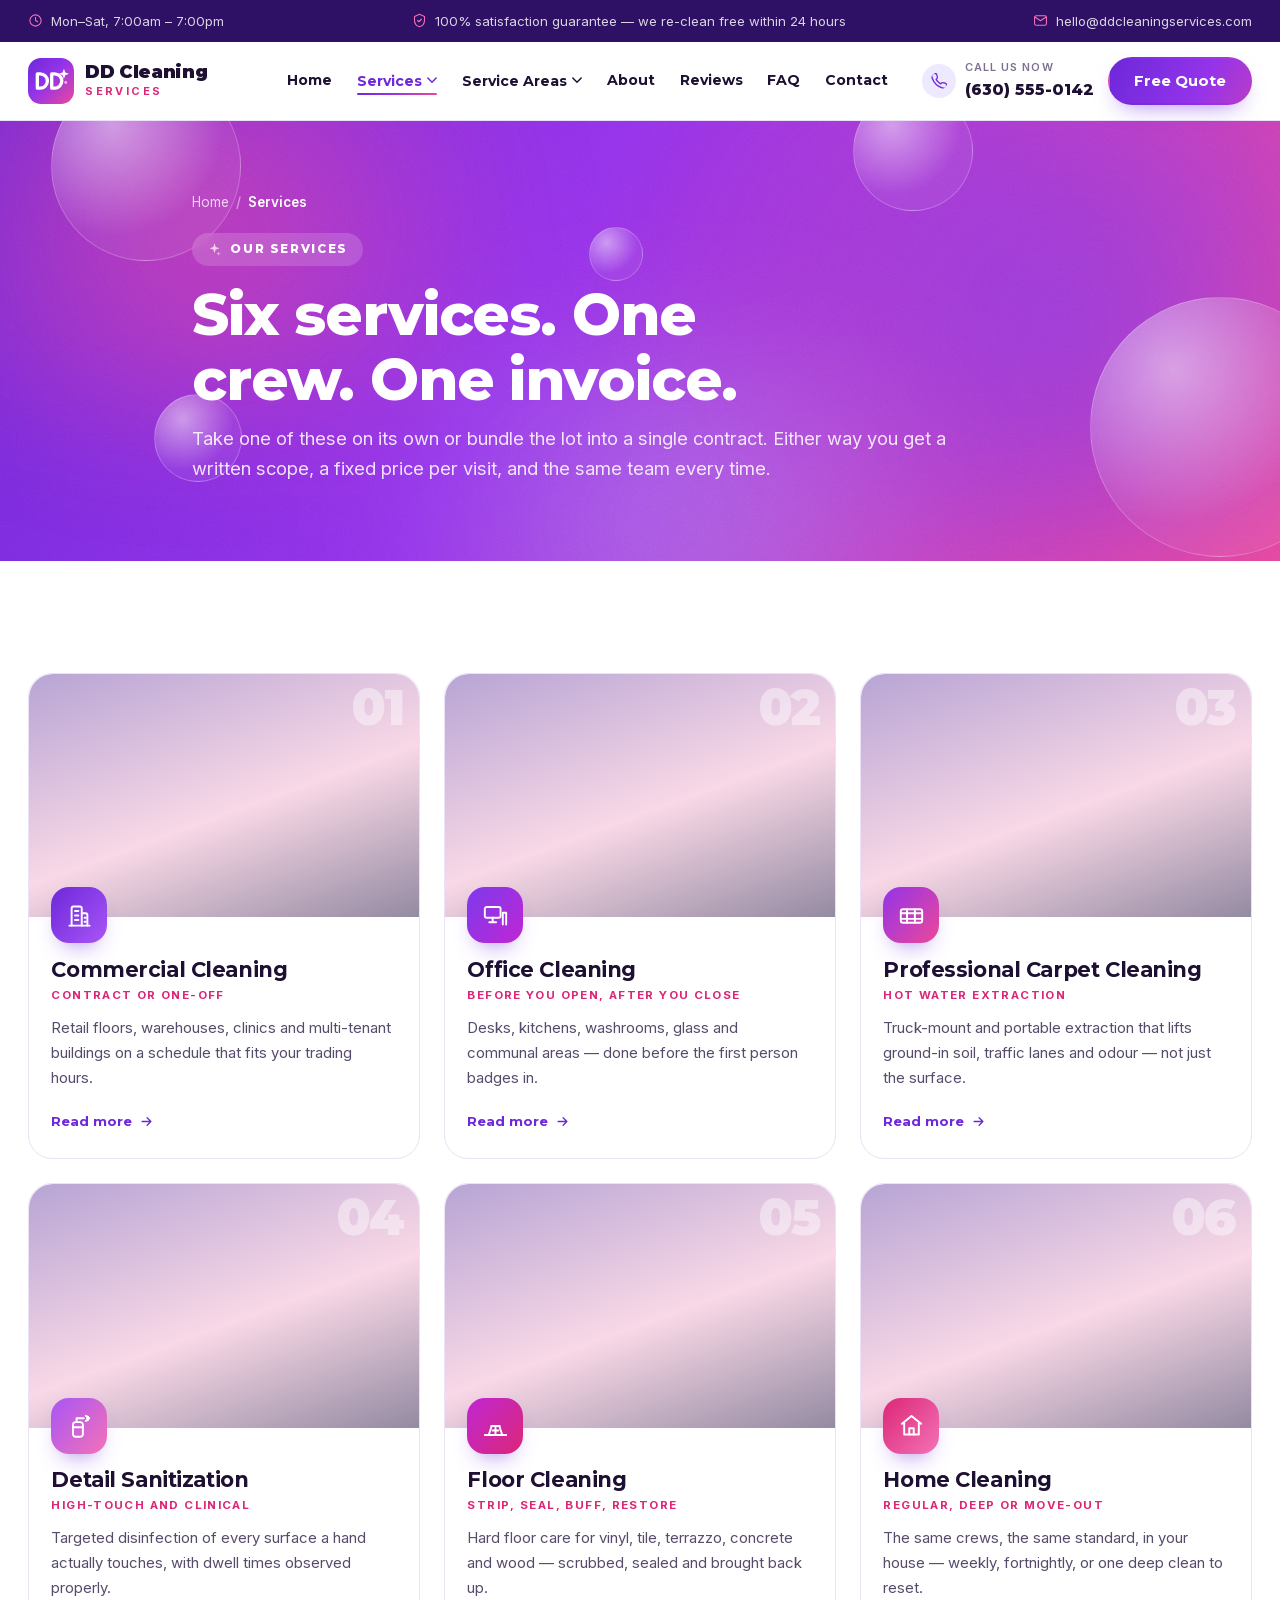
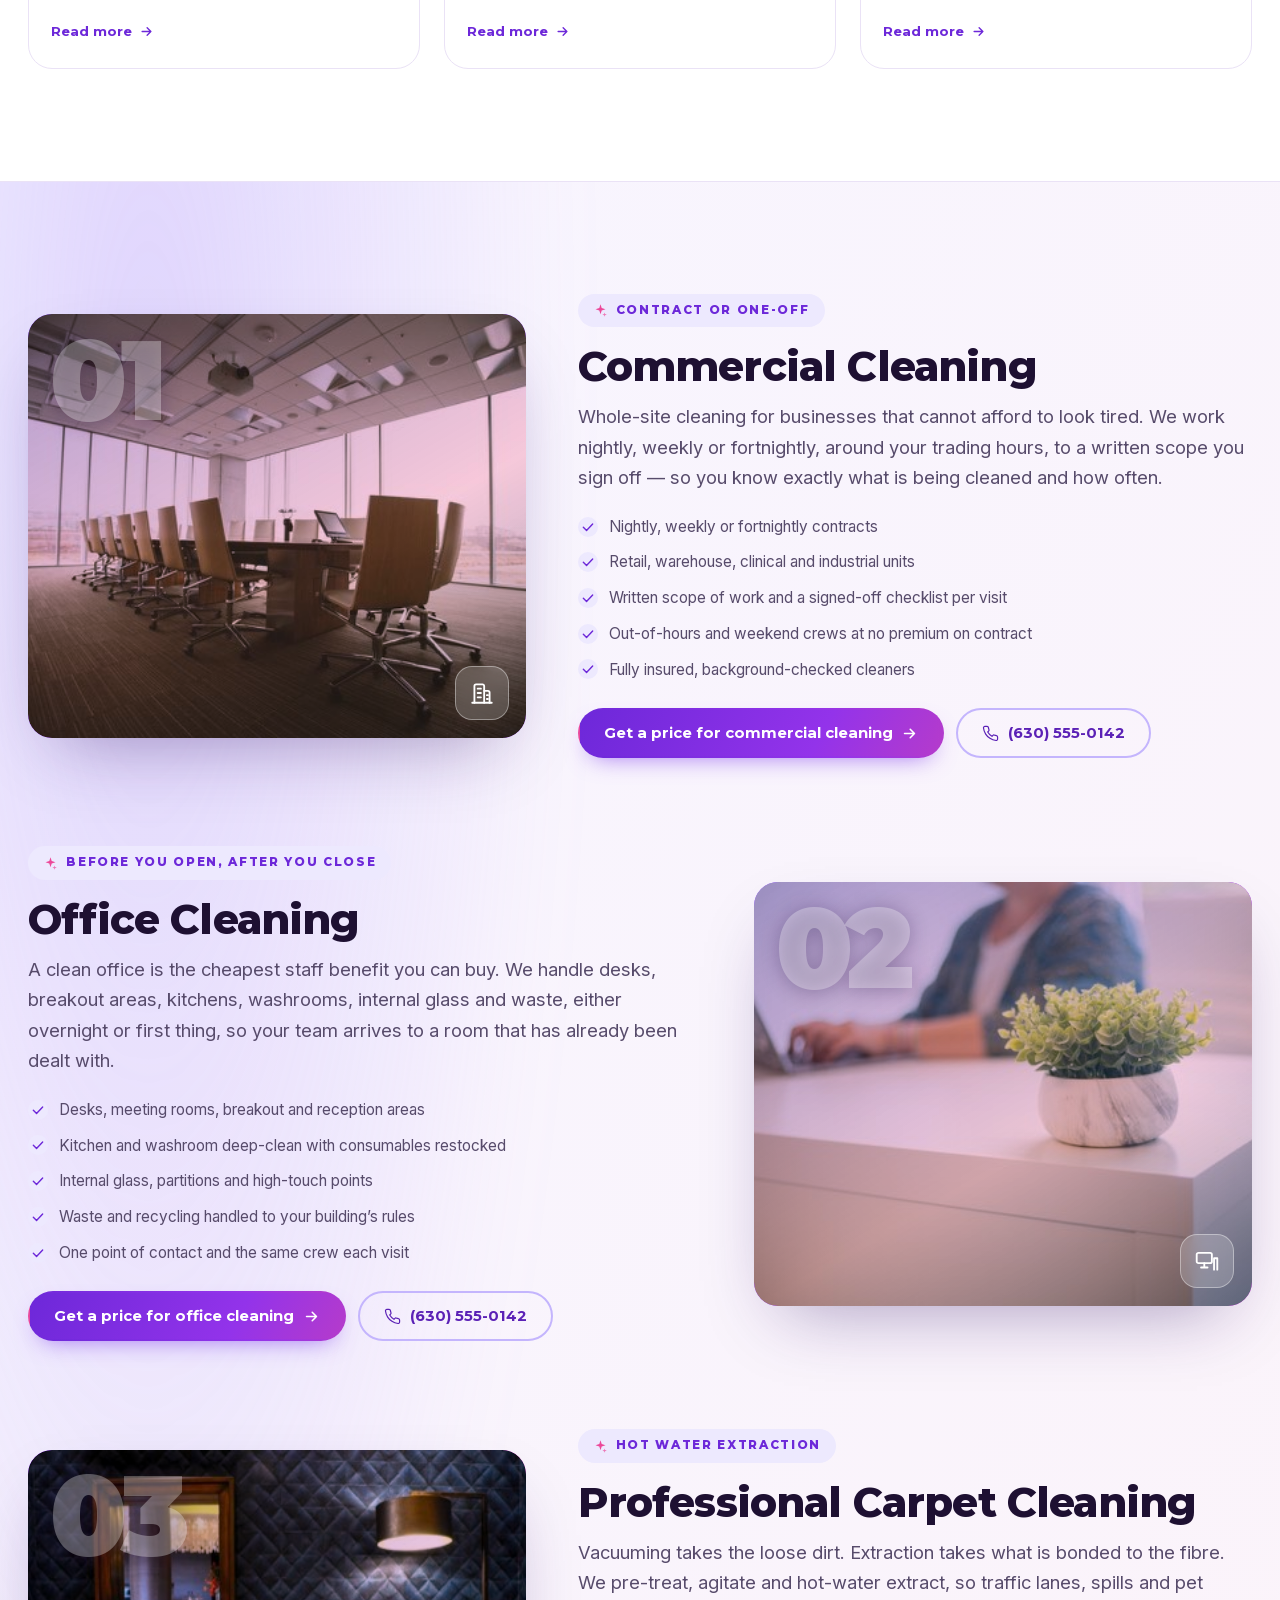
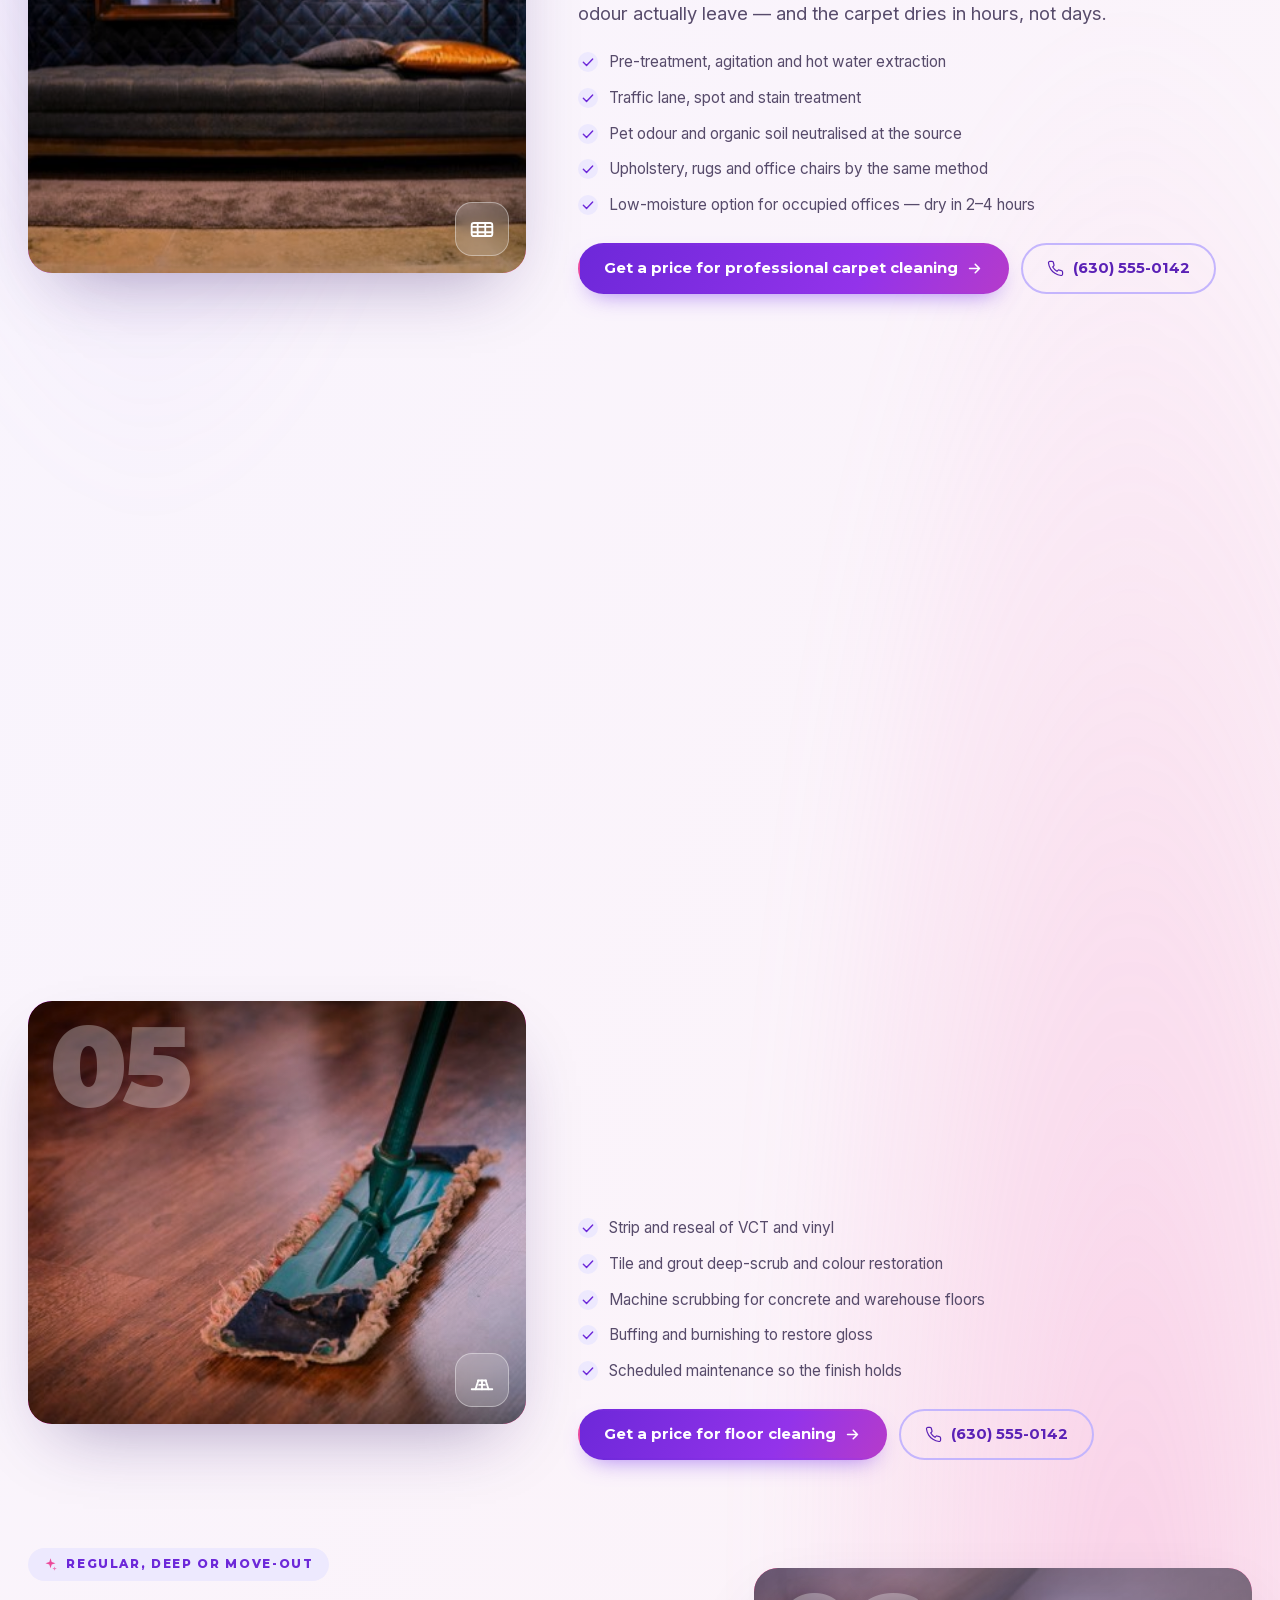
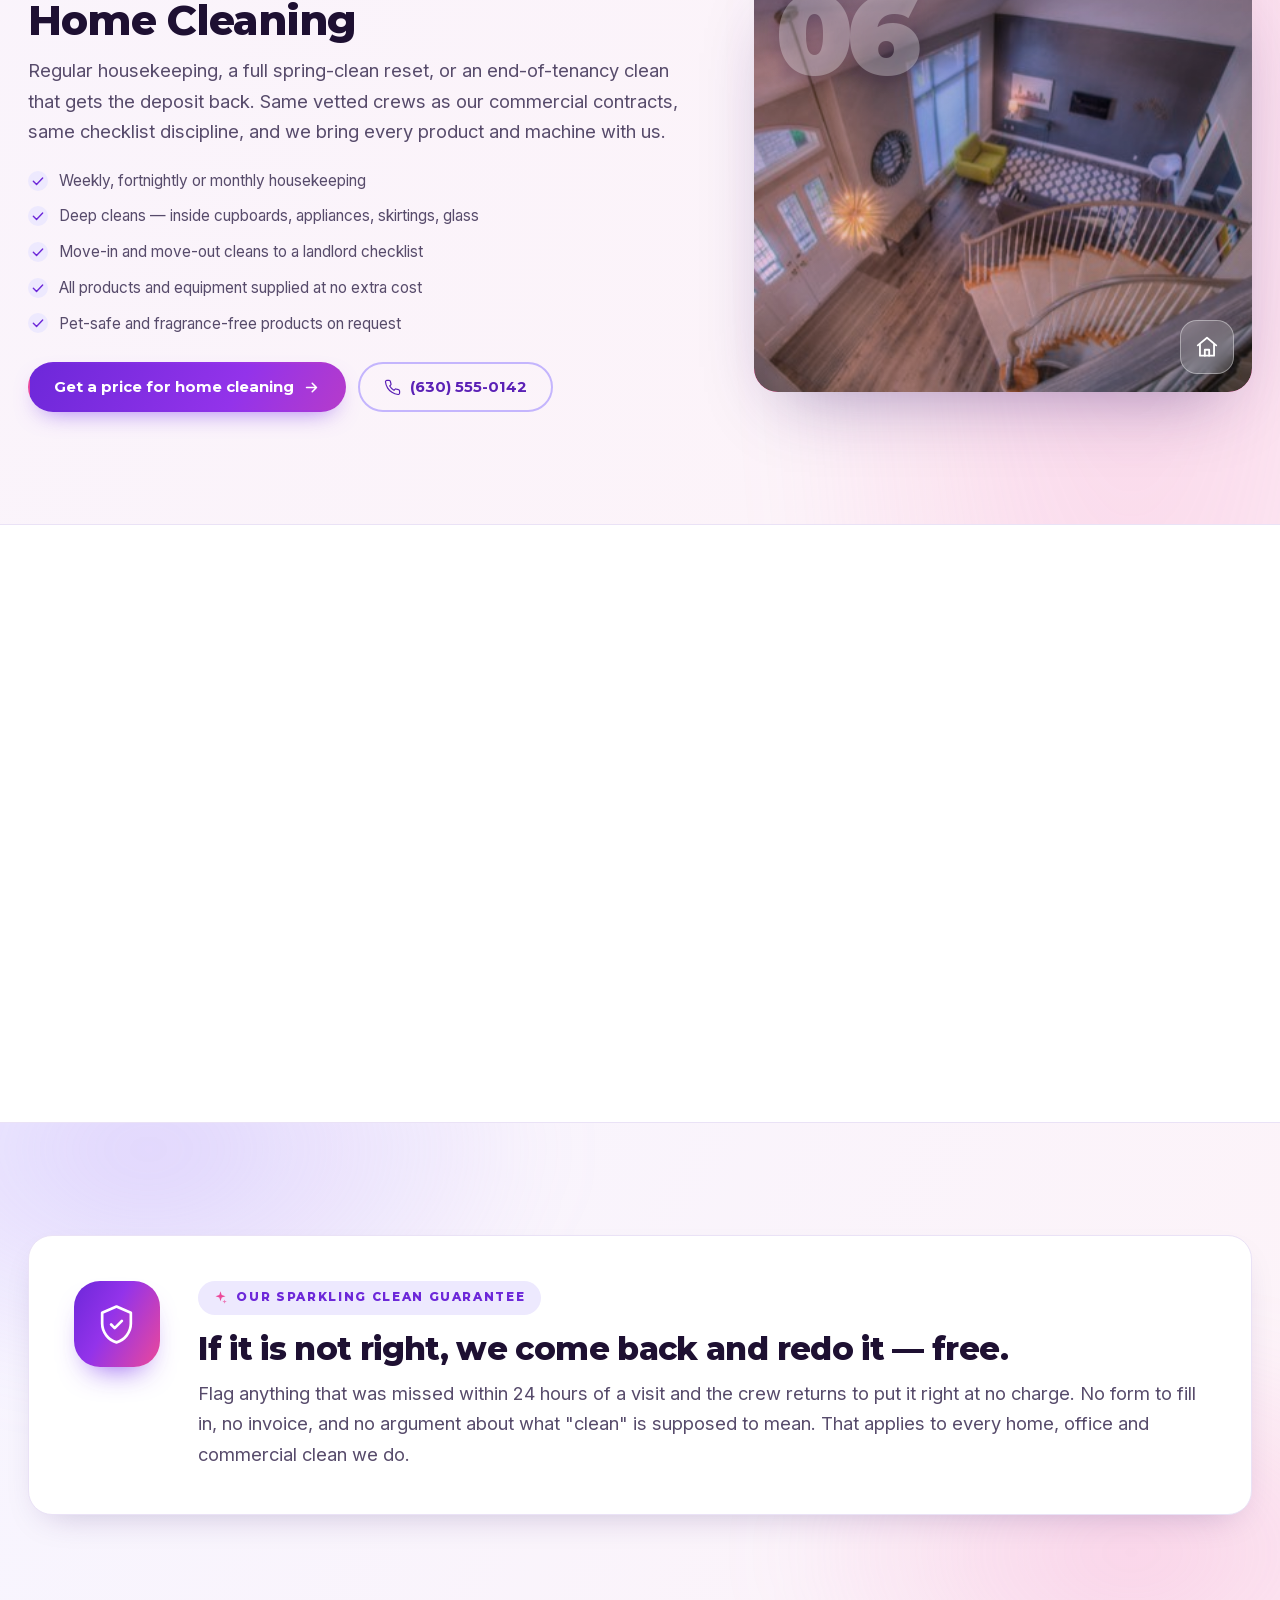
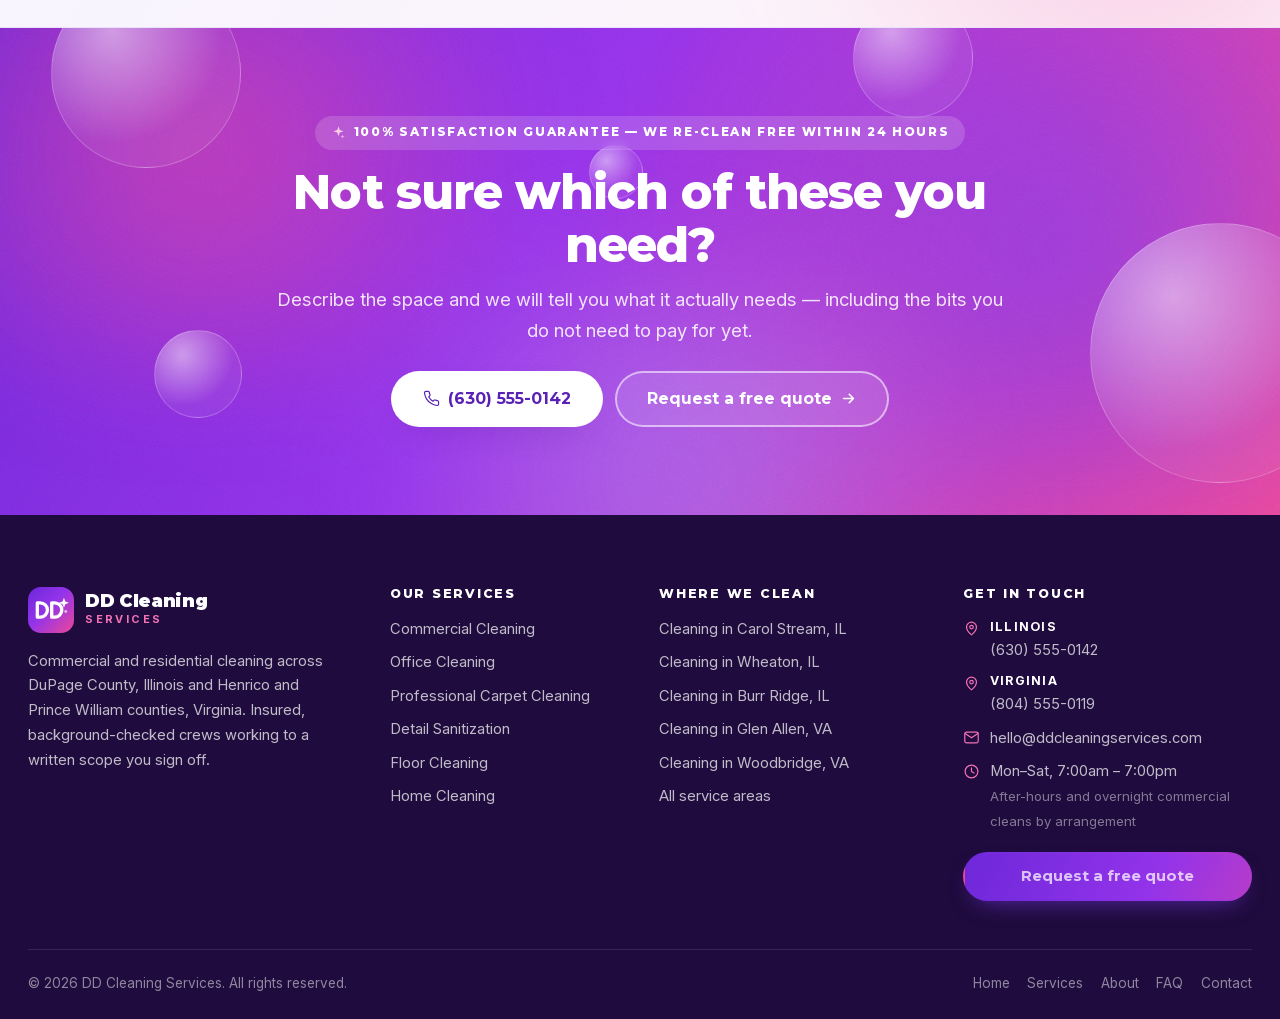
<file: services.html>
<!DOCTYPE html>
<html lang="en-US">
<head>
<meta charset="utf-8">
<meta name="viewport" content="width=device-width, initial-scale=1">
<title>Cleaning Services | Commercial, Office, Carpet, Floor &amp; Home | DD Cleaning</title>
<meta name="description" content="Commercial cleaning, office cleaning, professional carpet cleaning, detail sanitization, floor cleaning and home cleaning across Illinois and Virginia. Written scope, fixed price per visit, insured crews.">
<link rel="canonical" href="https://ddcleaningservices.com/services.html">
<meta name="robots" content="index, follow, max-image-preview:large">
<meta name="theme-color" content="#6D28D9">

<meta property="og:type" content="website">
<meta property="og:site_name" content="DD Cleaning Services">
<meta property="og:title" content="Cleaning Services | Commercial, Office, Carpet, Floor &amp; Home | DD Cleaning">
<meta property="og:description" content="Commercial cleaning, office cleaning, professional carpet cleaning, detail sanitization, floor cleaning and home cleaning across Illinois and Virginia. Written scope, fixed price per visit, insured crews.">
<meta property="og:url" content="https://ddcleaningservices.com/services.html">
<meta property="og:image" content="https://ddcleaningservices.com/assets/img/brand/og-image.png">
<meta property="og:image:width" content="1200">
<meta property="og:image:height" content="630">
<meta property="og:locale" content="en_US">
<meta name="twitter:card" content="summary_large_image">
<meta name="twitter:title" content="Cleaning Services | Commercial, Office, Carpet, Floor &amp; Home | DD Cleaning">
<meta name="twitter:description" content="Commercial cleaning, office cleaning, professional carpet cleaning, detail sanitization, floor cleaning and home cleaning across Illinois and Virginia. Written scope, fixed price per visit, insured crews.">
<meta name="twitter:image" content="https://ddcleaningservices.com/assets/img/brand/og-image.png">

<link rel="icon" href="assets/img/brand/favicon.svg" type="image/svg+xml">
<link rel="icon" href="assets/img/brand/favicon-64.png" sizes="64x64" type="image/png">
<link rel="apple-touch-icon" href="assets/img/brand/apple-touch-icon.png">
<link rel="manifest" href="site.webmanifest">

<link rel="preload" as="font" type="font/woff2" href="assets/fonts/montserrat-latin-var.woff2" crossorigin>
<link rel="preload" as="font" type="font/woff2" href="assets/fonts/inter-latin-var.woff2" crossorigin>
<link rel="stylesheet" href="assets/css/main.css?v=b798b12c">
<script>document.documentElement.className+=' js';</script>
<script type="application/ld+json">
{
  "@context": "https://schema.org",
  "@graph": [
    {
      "@type": [
        "LocalBusiness",
        "CleaningService",
        "HomeAndConstructionBusiness"
      ],
      "@id": "https://ddcleaningservices.com/#business",
      "name": "DD Cleaning Services",
      "description": "Commercial and residential cleaning across Carol Stream, Wheaton and Burr Ridge in Illinois and Glen Allen and Woodbridge in Virginia. Office cleaning, carpet extraction, detail sanitization, hard floor care and home cleaning.",
      "url": "https://ddcleaningservices.com/",
      "telephone": "+1-630-555-0142",
      "email": "hello@ddcleaningservices.com",
      "image": "https://ddcleaningservices.com/assets/img/brand/og-image.png",
      "logo": "https://ddcleaningservices.com/assets/img/brand/logo.svg",
      "foundingDate": "2018",
      "priceRange": "$$",
      "currenciesAccepted": "USD",
      "openingHoursSpecification": [
        {
          "@type": "OpeningHoursSpecification",
          "dayOfWeek": [
            "Monday",
            "Tuesday",
            "Wednesday",
            "Thursday",
            "Friday",
            "Saturday"
          ],
          "opens": "07:00",
          "closes": "19:00"
        }
      ],
      "areaServed": [
        {
          "@type": "State",
          "name": "Illinois"
        },
        {
          "@type": "State",
          "name": "Virginia"
        },
        {
          "@type": "City",
          "name": "Carol Stream, IL"
        },
        {
          "@type": "City",
          "name": "Wheaton, IL"
        },
        {
          "@type": "City",
          "name": "Burr Ridge, IL"
        },
        {
          "@type": "City",
          "name": "Glen Allen, VA"
        },
        {
          "@type": "City",
          "name": "Woodbridge, VA"
        }
      ],
      "hasOfferCatalog": {
        "@type": "OfferCatalog",
        "name": "Cleaning services",
        "itemListElement": [
          {
            "@type": "Offer",
            "itemOffered": {
              "@type": "Service",
              "name": "Commercial Cleaning",
              "description": "Retail floors, warehouses, clinics and multi-tenant buildings on a schedule that fits your trading hours."
            }
          },
          {
            "@type": "Offer",
            "itemOffered": {
              "@type": "Service",
              "name": "Office Cleaning",
              "description": "Desks, kitchens, washrooms, glass and communal areas — done before the first person badges in."
            }
          },
          {
            "@type": "Offer",
            "itemOffered": {
              "@type": "Service",
              "name": "Professional Carpet Cleaning",
              "description": "Truck-mount and portable extraction that lifts ground-in soil, traffic lanes and odour — not just the surface."
            }
          },
          {
            "@type": "Offer",
            "itemOffered": {
              "@type": "Service",
              "name": "Detail Sanitization",
              "description": "Targeted disinfection of every surface a hand actually touches, with dwell times observed properly."
            }
          },
          {
            "@type": "Offer",
            "itemOffered": {
              "@type": "Service",
              "name": "Floor Cleaning",
              "description": "Hard floor care for vinyl, tile, terrazzo, concrete and wood — scrubbed, sealed and brought back up."
            }
          },
          {
            "@type": "Offer",
            "itemOffered": {
              "@type": "Service",
              "name": "Home Cleaning",
              "description": "The same crews, the same standard, in your house — weekly, fortnightly, or one deep clean to reset."
            }
          }
        ]
      }
    },
    {
      "@type": "BreadcrumbList",
      "itemListElement": [
        {
          "@type": "ListItem",
          "position": 1,
          "name": "Home",
          "item": "https://ddcleaningservices.com/"
        },
        {
          "@type": "ListItem",
          "position": 2,
          "name": "Services",
          "item": "https://ddcleaningservices.com/services.html"
        }
      ]
    },
    {
      "@type": "ItemList",
      "name": "Cleaning services",
      "itemListElement": [
        {
          "@type": "ListItem",
          "position": 1,
          "item": {
            "@type": "Service",
            "name": "Commercial Cleaning",
            "description": "Whole-site cleaning for businesses that cannot afford to look tired. We work nightly, weekly or fortnightly, around your trading hours, to a written scope you sign off — so you know exactly what is being cleaned and how often.",
            "serviceType": "Commercial Cleaning",
            "provider": {
              "@id": "https://ddcleaningservices.com/#business"
            },
            "areaServed": [
              {
                "@type": "City",
                "name": "Carol Stream, IL"
              },
              {
                "@type": "City",
                "name": "Wheaton, IL"
              },
              {
                "@type": "City",
                "name": "Burr Ridge, IL"
              },
              {
                "@type": "City",
                "name": "Glen Allen, VA"
              },
              {
                "@type": "City",
                "name": "Woodbridge, VA"
              }
            ],
            "url": "https://ddcleaningservices.com/services.html#commercial-cleaning"
          }
        },
        {
          "@type": "ListItem",
          "position": 2,
          "item": {
            "@type": "Service",
            "name": "Office Cleaning",
            "description": "A clean office is the cheapest staff benefit you can buy. We handle desks, breakout areas, kitchens, washrooms, internal glass and waste, either overnight or first thing, so your team arrives to a room that has already been dealt with.",
            "serviceType": "Office Cleaning",
            "provider": {
              "@id": "https://ddcleaningservices.com/#business"
            },
            "areaServed": [
              {
                "@type": "City",
                "name": "Carol Stream, IL"
              },
              {
                "@type": "City",
                "name": "Wheaton, IL"
              },
              {
                "@type": "City",
                "name": "Burr Ridge, IL"
              },
              {
                "@type": "City",
                "name": "Glen Allen, VA"
              },
              {
                "@type": "City",
                "name": "Woodbridge, VA"
              }
            ],
            "url": "https://ddcleaningservices.com/services.html#office-cleaning"
          }
        },
        {
          "@type": "ListItem",
          "position": 3,
          "item": {
            "@type": "Service",
            "name": "Professional Carpet Cleaning",
            "description": "Vacuuming takes the loose dirt. Extraction takes what is bonded to the fibre. We pre-treat, agitate and hot-water extract, so traffic lanes, spills and pet odour actually leave — and the carpet dries in hours, not days.",
            "serviceType": "Professional Carpet Cleaning",
            "provider": {
              "@id": "https://ddcleaningservices.com/#business"
            },
            "areaServed": [
              {
                "@type": "City",
                "name": "Carol Stream, IL"
              },
              {
                "@type": "City",
                "name": "Wheaton, IL"
              },
              {
                "@type": "City",
                "name": "Burr Ridge, IL"
              },
              {
                "@type": "City",
                "name": "Glen Allen, VA"
              },
              {
                "@type": "City",
                "name": "Woodbridge, VA"
              }
            ],
            "url": "https://ddcleaningservices.com/services.html#carpet-cleaning"
          }
        },
        {
          "@type": "ListItem",
          "position": 4,
          "item": {
            "@type": "Service",
            "name": "Detail Sanitization",
            "description": "Disinfectant only works if it stays wet long enough to work. Our sanitization crews clean first, then disinfect every high-touch point — handles, switches, rails, shared equipment, washrooms — and observe the label dwell time on each one.",
            "serviceType": "Detail Sanitization",
            "provider": {
              "@id": "https://ddcleaningservices.com/#business"
            },
            "areaServed": [
              {
                "@type": "City",
                "name": "Carol Stream, IL"
              },
              {
                "@type": "City",
                "name": "Wheaton, IL"
              },
              {
                "@type": "City",
                "name": "Burr Ridge, IL"
              },
              {
                "@type": "City",
                "name": "Glen Allen, VA"
              },
              {
                "@type": "City",
                "name": "Woodbridge, VA"
              }
            ],
            "url": "https://ddcleaningservices.com/services.html#detail-sanitization"
          }
        },
        {
          "@type": "ListItem",
          "position": 5,
          "item": {
            "@type": "Service",
            "name": "Floor Cleaning",
            "description": "Hard floors are the first thing a visitor reads and the last thing anyone maintains. We scrub, strip, seal and burnish vinyl, tile, grout, terrazzo, sealed concrete and wood, then keep them on a maintenance cycle so they never fall that far again.",
            "serviceType": "Floor Cleaning",
            "provider": {
              "@id": "https://ddcleaningservices.com/#business"
            },
            "areaServed": [
              {
                "@type": "City",
                "name": "Carol Stream, IL"
              },
              {
                "@type": "City",
                "name": "Wheaton, IL"
              },
              {
                "@type": "City",
                "name": "Burr Ridge, IL"
              },
              {
                "@type": "City",
                "name": "Glen Allen, VA"
              },
              {
                "@type": "City",
                "name": "Woodbridge, VA"
              }
            ],
            "url": "https://ddcleaningservices.com/services.html#floor-cleaning"
          }
        },
        {
          "@type": "ListItem",
          "position": 6,
          "item": {
            "@type": "Service",
            "name": "Home Cleaning",
            "description": "Regular housekeeping, a full spring-clean reset, or an end-of-tenancy clean that gets the deposit back. Same vetted crews as our commercial contracts, same checklist discipline, and we bring every product and machine with us.",
            "serviceType": "Home Cleaning",
            "provider": {
              "@id": "https://ddcleaningservices.com/#business"
            },
            "areaServed": [
              {
                "@type": "City",
                "name": "Carol Stream, IL"
              },
              {
                "@type": "City",
                "name": "Wheaton, IL"
              },
              {
                "@type": "City",
                "name": "Burr Ridge, IL"
              },
              {
                "@type": "City",
                "name": "Glen Allen, VA"
              },
              {
                "@type": "City",
                "name": "Woodbridge, VA"
              }
            ],
            "url": "https://ddcleaningservices.com/services.html#home-cleaning"
          }
        }
      ]
    }
  ]
}
</script>
</head>
<body>
<a class="skip-link" href="#main">Skip to content</a>
<div class="topbar">
    <div class="wrap">
        <p class="topbar__item"><svg viewBox="0 0 24 24" fill="none" stroke="currentColor" stroke-width="1.7" stroke-linecap="round" stroke-linejoin="round" aria-hidden="true"><circle cx="12" cy="12" r="9"/><path d="M12 7v5l3.5 2"/></svg><span>Mon–Sat, 7:00am – 7:00pm</span></p>
        <p class="topbar__item topbar__item--hide"> <svg viewBox="0 0 24 24" fill="none" stroke="currentColor" stroke-width="1.7" stroke-linecap="round" stroke-linejoin="round" aria-hidden="true"><path d="M12 2l8 3.5v6c0 4.8-3.4 9.2-8 10.5-4.6-1.3-8-5.7-8-10.5v-6z"/><path d="M9 12l2 2 4-4"/></svg><span>100% satisfaction guarantee — we re-clean free within 24 hours</span></p>
        <a class="topbar__item" href="mailto:hello@ddcleaningservices.com"><svg viewBox="0 0 24 24" fill="none" stroke="currentColor" stroke-width="1.7" stroke-linecap="round" stroke-linejoin="round" aria-hidden="true"><rect x="2.5" y="4.5" width="19" height="15" rx="2.5"/><path d="M3 6.5l9 6 9-6"/></svg><span>hello@ddcleaningservices.com</span></a>
    </div>
</div>

<header class="site-header">
    <div class="wrap">
        <a class="brand" href="index.html">
            <img src="assets/img/brand/logo.svg" alt="" width="48" height="48" loading="eager">
            <span>
                <span class="brand__name">DD Cleaning</span>
                <span class="brand__tag">Services</span>
            </span>
        </a>

        <nav class="nav" id="site-nav" aria-label="Main">
            <a class="nav__link" href="index.html">Home</a>

            <span class="nav__item is-current">
                <button class="nav__link nav__toggle" type="button" aria-expanded="false" aria-haspopup="true" aria-current="page">Services <svg viewBox="0 0 12 8" fill="none" stroke="currentColor" stroke-width="1.8" stroke-linecap="round" aria-hidden="true"><path d="M1 1l5 5 5-5"/></svg></button>
                <span class="nav__panel nav__panel--wide">
                    <a href="services.html"><span class="nav__ico"><svg viewBox="0 0 24 24" fill="currentColor" aria-hidden="true"><path d="M12 2l1.9 6.1L20 10l-6.1 1.9L12 18l-1.9-6.1L4 10l6.1-1.9z"/><path d="M18.5 15l.8 2.6 2.7.9-2.7.9-.8 2.6-.8-2.6-2.7-.9 2.7-.9z" opacity=".7"/></svg></span><span>All services<span>Everything we do</span></span></a>
                    <a href="services.html#commercial-cleaning"><span class="nav__ico"><svg viewBox="0 0 24 24" fill="none" stroke="currentColor" stroke-width="1.7" stroke-linecap="round" stroke-linejoin="round" aria-hidden="true"><path d="M3 21h18"/><path d="M5 21V5.5A1.5 1.5 0 0 1 6.5 4h6A1.5 1.5 0 0 1 14 5.5V21"/><path d="M14 10h3.5A1.5 1.5 0 0 1 19 11.5V21"/><path d="M8 8h3M8 12h3M8 16h3M16.5 14h1M16.5 17.5h1"/></svg></span><span>Commercial Cleaning<span>Contract or one-off</span></span></a>
                    <a href="services.html#office-cleaning"><span class="nav__ico"><svg viewBox="0 0 24 24" fill="none" stroke="currentColor" stroke-width="1.7" stroke-linecap="round" stroke-linejoin="round" aria-hidden="true"><rect x="2.5" y="4.5" width="14" height="9.5" rx="1.6"/><path d="M6.5 18h6M9.5 14v4"/><path d="M18.5 20V9.5h3V20"/></svg></span><span>Office Cleaning<span>Before you open, after you close</span></span></a>
                    <a href="services.html#carpet-cleaning"><span class="nav__ico"><svg viewBox="0 0 24 24" fill="none" stroke="currentColor" stroke-width="1.7" stroke-linecap="round" stroke-linejoin="round" aria-hidden="true"><rect x="2.5" y="6.5" width="19" height="12" rx="2"/><path d="M2.5 10h19M2.5 15h19"/><path d="M8 6.5v12M15 6.5v12"/></svg></span><span>Professional Carpet Cleaning<span>Hot water extraction</span></span></a>
                    <a href="services.html#detail-sanitization"><span class="nav__ico"><svg viewBox="0 0 24 24" fill="none" stroke="currentColor" stroke-width="1.7" stroke-linecap="round" stroke-linejoin="round" aria-hidden="true"><path d="M8.5 9h4.2A2.3 2.3 0 0 1 15 11.3v8.4a2.3 2.3 0 0 1-2.3 2.3H8.5a2.3 2.3 0 0 1-2.3-2.3v-8.4A2.3 2.3 0 0 1 8.5 9z"/><path d="M9.4 9V5.6h3.1"/><path d="M12.5 5.6h3.2"/><path d="M17.6 3.4l2.1.9M17.6 7.8l2.1-.9M18.6 5.6h2.1"/><path d="M6.2 13.6h8.8"/></svg></span><span>Detail Sanitization<span>High-touch and clinical</span></span></a>
                    <a href="services.html#floor-cleaning"><span class="nav__ico"><svg viewBox="0 0 24 24" fill="none" stroke="currentColor" stroke-width="1.7" stroke-linecap="round" stroke-linejoin="round" aria-hidden="true"><path d="M2.5 20.5h19"/><path d="M6 20.5l2.6-8M18 20.5l-2.6-8M12 20.5v-8"/><path d="M8.3 12.5h7.4"/><path d="M9.4 16.5h5.2"/></svg></span><span>Floor Cleaning<span>Strip, seal, buff, restore</span></span></a>
                    <a href="services.html#home-cleaning"><span class="nav__ico"><svg viewBox="0 0 24 24" fill="none" stroke="currentColor" stroke-width="1.7" stroke-linecap="round" stroke-linejoin="round" aria-hidden="true"><path d="M3.5 10.5L12 3.5l8.5 7"/><path d="M5.5 9.8V20h13V9.8"/><path d="M10 20v-5.5h4V20"/></svg></span><span>Home Cleaning<span>Regular, deep or move-out</span></span></a>
                </span>
            </span>

            <span class="nav__item">
                <button class="nav__link nav__toggle" type="button" aria-expanded="false" aria-haspopup="true">Service Areas <svg viewBox="0 0 12 8" fill="none" stroke="currentColor" stroke-width="1.8" stroke-linecap="round" aria-hidden="true"><path d="M1 1l5 5 5-5"/></svg></button>
                <span class="nav__panel nav__panel--cols">
                    <div class="nav__group"><p class="nav__group-title">Illinois</p>
                        <a href="areas/carol-stream.html"><span>Carol Stream<span>DuPage County</span></span></a>
                        <a href="areas/wheaton.html"><span>Wheaton<span>DuPage County</span></span></a>
                        <a href="areas/burr-ridge.html"><span>Burr Ridge<span>DuPage &amp; Cook County</span></span></a></div>
                    <div class="nav__group"><p class="nav__group-title">Virginia</p>
                        <a href="areas/glen-allen.html"><span>Glen Allen<span>Henrico County</span></span></a>
                        <a href="areas/woodbridge.html"><span>Woodbridge<span>Prince William County</span></span></a></div>
                    <div class="nav__group nav__group--all">
                        <a href="service-areas.html"><span>All areas<span>Illinois &amp; Virginia</span></span></a>
                    </div>
                </span>
            </span>

            <a class="nav__link" href="about.html">About</a>
            <a class="nav__link" href="reviews.html">Reviews</a>
            <a class="nav__link" href="faq.html">FAQ</a>
            <a class="nav__link" href="contact.html">Contact</a>
        </nav>

        <div class="header-cta">
            <a class="header-phone" href="tel:+16305550142" data-cta="header-call">
                <svg viewBox="0 0 24 24" fill="none" stroke="currentColor" stroke-width="1.7" stroke-linecap="round" stroke-linejoin="round" aria-hidden="true"><path d="M22 16.9v3a2 2 0 0 1-2.2 2 19.8 19.8 0 0 1-8.6-3.1 19.5 19.5 0 0 1-6-6A19.8 19.8 0 0 1 2.1 4.2 2 2 0 0 1 4.1 2h3a2 2 0 0 1 2 1.7c.1 1 .4 1.9.7 2.8a2 2 0 0 1-.5 2.1L8.1 9.9a16 16 0 0 0 6 6l1.3-1.3a2 2 0 0 1 2.1-.4c.9.3 1.8.6 2.8.7a2 2 0 0 1 1.7 2z"/></svg>
                <span><span>Call us now</span><strong>(630) 555-0142</strong></span>
            </a>
            <a class="btn btn--grad" href="contact.html" data-cta="header-quote">Free Quote</a>
            <button class="nav-toggle" type="button" aria-expanded="false" aria-controls="site-nav" aria-label="Menu">
                <span></span>
            </button>
        </div>
    </div>
</header>

<div class="call-bar">
    <a class="btn btn--grad" href="tel:+16305550142" data-cta="mobile-call"><svg viewBox="0 0 24 24" fill="none" stroke="currentColor" stroke-width="1.7" stroke-linecap="round" stroke-linejoin="round" aria-hidden="true"><path d="M22 16.9v3a2 2 0 0 1-2.2 2 19.8 19.8 0 0 1-8.6-3.1 19.5 19.5 0 0 1-6-6A19.8 19.8 0 0 1 2.1 4.2 2 2 0 0 1 4.1 2h3a2 2 0 0 1 2 1.7c.1 1 .4 1.9.7 2.8a2 2 0 0 1-.5 2.1L8.1 9.9a16 16 0 0 0 6 6l1.3-1.3a2 2 0 0 1 2.1-.4c.9.3 1.8.6 2.8.7a2 2 0 0 1 1.7 2z"/></svg> Call Now</a>
    <a class="btn btn--ghost" href="contact.html" data-cta="mobile-quote">Free Quote <svg viewBox="0 0 24 24" fill="none" stroke="currentColor" stroke-width="2.2" stroke-linecap="round" stroke-linejoin="round" aria-hidden="true"><path d="M5 12h14M13 6l6 6-6 6"/></svg></a>
</div>

<main id="main">

<section class="page-hero">
    <span class="aurora" aria-hidden="true"><i></i><i></i><i></i></span>
    <span class="grain" aria-hidden="true"></span>
    <span class="bubbles" aria-hidden="true"><i></i><i></i><i></i><i></i><i></i></span>
    <div class="wrap">
        <nav class="crumbs" aria-label="Breadcrumb"><ol>
            <li><a href="index.html">Home</a></li>
            <li aria-current="page">Services</li>
        </ol></nav>
        <p class="eyebrow eyebrow--light"><svg viewBox="0 0 24 24" fill="currentColor" aria-hidden="true"><path d="M12 2l1.9 6.1L20 10l-6.1 1.9L12 18l-1.9-6.1L4 10l6.1-1.9z"/><path d="M18.5 15l.8 2.6 2.7.9-2.7.9-.8 2.6-.8-2.6-2.7-.9 2.7-.9z" opacity=".7"/></svg> Our services</p>
        <h1>Six services. One crew. One invoice.</h1>
        <p class="lede">Take one of these on its own or bundle the lot into a single contract. Either way you get a written scope, a fixed price per visit, and the same team every time.</p>
    </div>
</section>

<section class="section">
    <div class="wrap">
        <div class="card-grid">
        <article class="s-card s-card--a s-card--photo" data-reveal>
            <span class="s-card__media">
                <img src="assets/img/work/commercial-cleaning.jpg" srcset="assets/img/work/commercial-cleaning-480.jpg 480w, assets/img/work/commercial-cleaning.jpg 960w"
                     sizes="(max-width: 600px) 92vw, (max-width: 1000px) 46vw, 31vw"
                     alt="A modern boardroom with glass walls and carpet tiles, cleaned and ready for the day" loading="lazy" decoding="async" width="960" height="640">
                <span class="s-card__tint"></span>
                <span class="s-card__num">01</span>
            </span>
            <span class="s-card__icon"><svg viewBox="0 0 24 24" fill="none" stroke="currentColor" stroke-width="1.7" stroke-linecap="round" stroke-linejoin="round" aria-hidden="true"><path d="M3 21h18"/><path d="M5 21V5.5A1.5 1.5 0 0 1 6.5 4h6A1.5 1.5 0 0 1 14 5.5V21"/><path d="M14 10h3.5A1.5 1.5 0 0 1 19 11.5V21"/><path d="M8 8h3M8 12h3M8 16h3M16.5 14h1M16.5 17.5h1"/></svg></span>
            <div class="s-card__body">
                <h3><a href="services.html#commercial-cleaning">Commercial Cleaning</a></h3>
                <p class="s-card__kicker">Contract or one-off</p>
                <p>Retail floors, warehouses, clinics and multi-tenant buildings on a schedule that fits your trading hours.</p>
                <span class="s-card__more">Read more <svg viewBox="0 0 24 24" fill="none" stroke="currentColor" stroke-width="2.2" stroke-linecap="round" stroke-linejoin="round" aria-hidden="true"><path d="M5 12h14M13 6l6 6-6 6"/></svg></span>
            </div>
        </article>
        <article class="s-card s-card--b s-card--photo" data-reveal>
            <span class="s-card__media">
                <img src="assets/img/work/office-cleaning.jpg" srcset="assets/img/work/office-cleaning-480.jpg 480w, assets/img/work/office-cleaning.jpg 960w"
                     sizes="(max-width: 600px) 92vw, (max-width: 1000px) 46vw, 31vw"
                     alt="A bright, uncluttered office desk with a plant, wiped down before the team arrives" loading="lazy" decoding="async" width="960" height="640">
                <span class="s-card__tint"></span>
                <span class="s-card__num">02</span>
            </span>
            <span class="s-card__icon"><svg viewBox="0 0 24 24" fill="none" stroke="currentColor" stroke-width="1.7" stroke-linecap="round" stroke-linejoin="round" aria-hidden="true"><rect x="2.5" y="4.5" width="14" height="9.5" rx="1.6"/><path d="M6.5 18h6M9.5 14v4"/><path d="M18.5 20V9.5h3V20"/></svg></span>
            <div class="s-card__body">
                <h3><a href="services.html#office-cleaning">Office Cleaning</a></h3>
                <p class="s-card__kicker">Before you open, after you close</p>
                <p>Desks, kitchens, washrooms, glass and communal areas — done before the first person badges in.</p>
                <span class="s-card__more">Read more <svg viewBox="0 0 24 24" fill="none" stroke="currentColor" stroke-width="2.2" stroke-linecap="round" stroke-linejoin="round" aria-hidden="true"><path d="M5 12h14M13 6l6 6-6 6"/></svg></span>
            </div>
        </article>
        <article class="s-card s-card--c s-card--photo" data-reveal>
            <span class="s-card__media">
                <img src="assets/img/work/carpet-cleaning.jpg" srcset="assets/img/work/carpet-cleaning-480.jpg 480w, assets/img/work/carpet-cleaning.jpg 960w"
                     sizes="(max-width: 600px) 92vw, (max-width: 1000px) 46vw, 31vw"
                     alt="A plush carpet and upholstered bench in a hotel lounge, freshly extracted" loading="lazy" decoding="async" width="960" height="640">
                <span class="s-card__tint"></span>
                <span class="s-card__num">03</span>
            </span>
            <span class="s-card__icon"><svg viewBox="0 0 24 24" fill="none" stroke="currentColor" stroke-width="1.7" stroke-linecap="round" stroke-linejoin="round" aria-hidden="true"><rect x="2.5" y="6.5" width="19" height="12" rx="2"/><path d="M2.5 10h19M2.5 15h19"/><path d="M8 6.5v12M15 6.5v12"/></svg></span>
            <div class="s-card__body">
                <h3><a href="services.html#carpet-cleaning">Professional Carpet Cleaning</a></h3>
                <p class="s-card__kicker">Hot water extraction</p>
                <p>Truck-mount and portable extraction that lifts ground-in soil, traffic lanes and odour — not just the surface.</p>
                <span class="s-card__more">Read more <svg viewBox="0 0 24 24" fill="none" stroke="currentColor" stroke-width="2.2" stroke-linecap="round" stroke-linejoin="round" aria-hidden="true"><path d="M5 12h14M13 6l6 6-6 6"/></svg></span>
            </div>
        </article>
        <article class="s-card s-card--d s-card--photo" data-reveal>
            <span class="s-card__media">
                <img src="assets/img/work/detail-sanitization.jpg" srcset="assets/img/work/detail-sanitization-480.jpg 480w, assets/img/work/detail-sanitization.jpg 960w"
                     sizes="(max-width: 600px) 92vw, (max-width: 1000px) 46vw, 31vw"
                     alt="A washroom basin and taps — the high-touch fittings a sanitization pass targets" loading="lazy" decoding="async" width="960" height="640">
                <span class="s-card__tint"></span>
                <span class="s-card__num">04</span>
            </span>
            <span class="s-card__icon"><svg viewBox="0 0 24 24" fill="none" stroke="currentColor" stroke-width="1.7" stroke-linecap="round" stroke-linejoin="round" aria-hidden="true"><path d="M8.5 9h4.2A2.3 2.3 0 0 1 15 11.3v8.4a2.3 2.3 0 0 1-2.3 2.3H8.5a2.3 2.3 0 0 1-2.3-2.3v-8.4A2.3 2.3 0 0 1 8.5 9z"/><path d="M9.4 9V5.6h3.1"/><path d="M12.5 5.6h3.2"/><path d="M17.6 3.4l2.1.9M17.6 7.8l2.1-.9M18.6 5.6h2.1"/><path d="M6.2 13.6h8.8"/></svg></span>
            <div class="s-card__body">
                <h3><a href="services.html#detail-sanitization">Detail Sanitization</a></h3>
                <p class="s-card__kicker">High-touch and clinical</p>
                <p>Targeted disinfection of every surface a hand actually touches, with dwell times observed properly.</p>
                <span class="s-card__more">Read more <svg viewBox="0 0 24 24" fill="none" stroke="currentColor" stroke-width="2.2" stroke-linecap="round" stroke-linejoin="round" aria-hidden="true"><path d="M5 12h14M13 6l6 6-6 6"/></svg></span>
            </div>
        </article>
        <article class="s-card s-card--e s-card--photo" data-reveal>
            <span class="s-card__media">
                <img src="assets/img/work/floor-cleaning.jpg" srcset="assets/img/work/floor-cleaning-480.jpg 480w, assets/img/work/floor-cleaning.jpg 960w"
                     sizes="(max-width: 600px) 92vw, (max-width: 1000px) 46vw, 31vw"
                     alt="A flat mop on polished hardwood, part-way through a floor clean" loading="lazy" decoding="async" width="960" height="640">
                <span class="s-card__tint"></span>
                <span class="s-card__num">05</span>
            </span>
            <span class="s-card__icon"><svg viewBox="0 0 24 24" fill="none" stroke="currentColor" stroke-width="1.7" stroke-linecap="round" stroke-linejoin="round" aria-hidden="true"><path d="M2.5 20.5h19"/><path d="M6 20.5l2.6-8M18 20.5l-2.6-8M12 20.5v-8"/><path d="M8.3 12.5h7.4"/><path d="M9.4 16.5h5.2"/></svg></span>
            <div class="s-card__body">
                <h3><a href="services.html#floor-cleaning">Floor Cleaning</a></h3>
                <p class="s-card__kicker">Strip, seal, buff, restore</p>
                <p>Hard floor care for vinyl, tile, terrazzo, concrete and wood — scrubbed, sealed and brought back up.</p>
                <span class="s-card__more">Read more <svg viewBox="0 0 24 24" fill="none" stroke="currentColor" stroke-width="2.2" stroke-linecap="round" stroke-linejoin="round" aria-hidden="true"><path d="M5 12h14M13 6l6 6-6 6"/></svg></span>
            </div>
        </article>
        <article class="s-card s-card--f s-card--photo" data-reveal>
            <span class="s-card__media">
                <img src="assets/img/work/home-cleaning.jpg" srcset="assets/img/work/home-cleaning-480.jpg 480w, assets/img/work/home-cleaning.jpg 960w"
                     sizes="(max-width: 600px) 92vw, (max-width: 1000px) 46vw, 31vw"
                     alt="A tidy, light-filled family living space seen from the landing above" loading="lazy" decoding="async" width="960" height="640">
                <span class="s-card__tint"></span>
                <span class="s-card__num">06</span>
            </span>
            <span class="s-card__icon"><svg viewBox="0 0 24 24" fill="none" stroke="currentColor" stroke-width="1.7" stroke-linecap="round" stroke-linejoin="round" aria-hidden="true"><path d="M3.5 10.5L12 3.5l8.5 7"/><path d="M5.5 9.8V20h13V9.8"/><path d="M10 20v-5.5h4V20"/></svg></span>
            <div class="s-card__body">
                <h3><a href="services.html#home-cleaning">Home Cleaning</a></h3>
                <p class="s-card__kicker">Regular, deep or move-out</p>
                <p>The same crews, the same standard, in your house — weekly, fortnightly, or one deep clean to reset.</p>
                <span class="s-card__more">Read more <svg viewBox="0 0 24 24" fill="none" stroke="currentColor" stroke-width="2.2" stroke-linecap="round" stroke-linejoin="round" aria-hidden="true"><path d="M5 12h14M13 6l6 6-6 6"/></svg></span>
            </div>
        </article>
    </div>
    </div>
</section>

<div class="section section--tint">
    <div class="wrap s-details">
        
<article class="s-detail" id="commercial-cleaning">
    <figure class="s-detail__art s-card--a" data-reveal>
        <span class="s-detail__clip">
            <img class="s-detail__img"
             src="assets/img/work/commercial-cleaning.jpg"
             srcset="assets/img/work/commercial-cleaning-480.jpg 480w, assets/img/work/commercial-cleaning.jpg 960w"
             sizes="(max-width: 860px) 92vw, 44vw"
             alt="A modern boardroom with glass walls and carpet tiles, cleaned and ready for the day" loading="lazy" decoding="async" width="960" height="640">
            <span class="s-detail__tint" aria-hidden="true"></span>
            <span class="s-detail__num" aria-hidden="true">01</span>
            <span class="s-detail__chip" aria-hidden="true"><svg viewBox="0 0 24 24" fill="none" stroke="currentColor" stroke-width="1.7" stroke-linecap="round" stroke-linejoin="round" aria-hidden="true"><path d="M3 21h18"/><path d="M5 21V5.5A1.5 1.5 0 0 1 6.5 4h6A1.5 1.5 0 0 1 14 5.5V21"/><path d="M14 10h3.5A1.5 1.5 0 0 1 19 11.5V21"/><path d="M8 8h3M8 12h3M8 16h3M16.5 14h1M16.5 17.5h1"/></svg></span>
        </span>
    </figure>
    <div class="s-detail__text">
        <p class="eyebrow" data-reveal><svg viewBox="0 0 24 24" fill="currentColor" aria-hidden="true"><path d="M12 2l1.9 6.1L20 10l-6.1 1.9L12 18l-1.9-6.1L4 10l6.1-1.9z"/><path d="M18.5 15l.8 2.6 2.7.9-2.7.9-.8 2.6-.8-2.6-2.7-.9 2.7-.9z" opacity=".7"/></svg> Contract or one-off</p>
        <h2 data-reveal>Commercial Cleaning</h2>
        <p class="lede" data-reveal>Whole-site cleaning for businesses that cannot afford to look tired. We work nightly, weekly or fortnightly, around your trading hours, to a written scope you sign off — so you know exactly what is being cleaned and how often.</p>
        <ul class="ticks" data-reveal>
            <li><svg viewBox="0 0 24 24" fill="none" stroke="currentColor" stroke-width="2.4" stroke-linecap="round" stroke-linejoin="round" aria-hidden="true"><path d="M4 12.5l5.5 5.5L20 7"/></svg><span>Nightly, weekly or fortnightly contracts</span></li>
            <li><svg viewBox="0 0 24 24" fill="none" stroke="currentColor" stroke-width="2.4" stroke-linecap="round" stroke-linejoin="round" aria-hidden="true"><path d="M4 12.5l5.5 5.5L20 7"/></svg><span>Retail, warehouse, clinical and industrial units</span></li>
            <li><svg viewBox="0 0 24 24" fill="none" stroke="currentColor" stroke-width="2.4" stroke-linecap="round" stroke-linejoin="round" aria-hidden="true"><path d="M4 12.5l5.5 5.5L20 7"/></svg><span>Written scope of work and a signed-off checklist per visit</span></li>
            <li><svg viewBox="0 0 24 24" fill="none" stroke="currentColor" stroke-width="2.4" stroke-linecap="round" stroke-linejoin="round" aria-hidden="true"><path d="M4 12.5l5.5 5.5L20 7"/></svg><span>Out-of-hours and weekend crews at no premium on contract</span></li>
            <li><svg viewBox="0 0 24 24" fill="none" stroke="currentColor" stroke-width="2.4" stroke-linecap="round" stroke-linejoin="round" aria-hidden="true"><path d="M4 12.5l5.5 5.5L20 7"/></svg><span>Fully insured, background-checked cleaners</span></li>
        </ul>
        <div class="btn-row" data-reveal>
            <a class="btn btn--grad" href="contact.html?service=commercial-cleaning">Get a price for commercial cleaning <svg viewBox="0 0 24 24" fill="none" stroke="currentColor" stroke-width="2.2" stroke-linecap="round" stroke-linejoin="round" aria-hidden="true"><path d="M5 12h14M13 6l6 6-6 6"/></svg></a>
            <a class="btn btn--ghost" href="tel:+16305550142"><svg viewBox="0 0 24 24" fill="none" stroke="currentColor" stroke-width="1.7" stroke-linecap="round" stroke-linejoin="round" aria-hidden="true"><path d="M22 16.9v3a2 2 0 0 1-2.2 2 19.8 19.8 0 0 1-8.6-3.1 19.5 19.5 0 0 1-6-6A19.8 19.8 0 0 1 2.1 4.2 2 2 0 0 1 4.1 2h3a2 2 0 0 1 2 1.7c.1 1 .4 1.9.7 2.8a2 2 0 0 1-.5 2.1L8.1 9.9a16 16 0 0 0 6 6l1.3-1.3a2 2 0 0 1 2.1-.4c.9.3 1.8.6 2.8.7a2 2 0 0 1 1.7 2z"/></svg> (630) 555-0142</a>
        </div>
    </div>
</article>

<article class="s-detail s-detail--flip" id="office-cleaning">
    <figure class="s-detail__art s-card--b" data-reveal>
        <span class="s-detail__clip">
            <img class="s-detail__img"
             src="assets/img/work/office-cleaning.jpg"
             srcset="assets/img/work/office-cleaning-480.jpg 480w, assets/img/work/office-cleaning.jpg 960w"
             sizes="(max-width: 860px) 92vw, 44vw"
             alt="A bright, uncluttered office desk with a plant, wiped down before the team arrives" loading="lazy" decoding="async" width="960" height="640">
            <span class="s-detail__tint" aria-hidden="true"></span>
            <span class="s-detail__num" aria-hidden="true">02</span>
            <span class="s-detail__chip" aria-hidden="true"><svg viewBox="0 0 24 24" fill="none" stroke="currentColor" stroke-width="1.7" stroke-linecap="round" stroke-linejoin="round" aria-hidden="true"><rect x="2.5" y="4.5" width="14" height="9.5" rx="1.6"/><path d="M6.5 18h6M9.5 14v4"/><path d="M18.5 20V9.5h3V20"/></svg></span>
        </span>
    </figure>
    <div class="s-detail__text">
        <p class="eyebrow" data-reveal><svg viewBox="0 0 24 24" fill="currentColor" aria-hidden="true"><path d="M12 2l1.9 6.1L20 10l-6.1 1.9L12 18l-1.9-6.1L4 10l6.1-1.9z"/><path d="M18.5 15l.8 2.6 2.7.9-2.7.9-.8 2.6-.8-2.6-2.7-.9 2.7-.9z" opacity=".7"/></svg> Before you open, after you close</p>
        <h2 data-reveal>Office Cleaning</h2>
        <p class="lede" data-reveal>A clean office is the cheapest staff benefit you can buy. We handle desks, breakout areas, kitchens, washrooms, internal glass and waste, either overnight or first thing, so your team arrives to a room that has already been dealt with.</p>
        <ul class="ticks" data-reveal>
            <li><svg viewBox="0 0 24 24" fill="none" stroke="currentColor" stroke-width="2.4" stroke-linecap="round" stroke-linejoin="round" aria-hidden="true"><path d="M4 12.5l5.5 5.5L20 7"/></svg><span>Desks, meeting rooms, breakout and reception areas</span></li>
            <li><svg viewBox="0 0 24 24" fill="none" stroke="currentColor" stroke-width="2.4" stroke-linecap="round" stroke-linejoin="round" aria-hidden="true"><path d="M4 12.5l5.5 5.5L20 7"/></svg><span>Kitchen and washroom deep-clean with consumables restocked</span></li>
            <li><svg viewBox="0 0 24 24" fill="none" stroke="currentColor" stroke-width="2.4" stroke-linecap="round" stroke-linejoin="round" aria-hidden="true"><path d="M4 12.5l5.5 5.5L20 7"/></svg><span>Internal glass, partitions and high-touch points</span></li>
            <li><svg viewBox="0 0 24 24" fill="none" stroke="currentColor" stroke-width="2.4" stroke-linecap="round" stroke-linejoin="round" aria-hidden="true"><path d="M4 12.5l5.5 5.5L20 7"/></svg><span>Waste and recycling handled to your building’s rules</span></li>
            <li><svg viewBox="0 0 24 24" fill="none" stroke="currentColor" stroke-width="2.4" stroke-linecap="round" stroke-linejoin="round" aria-hidden="true"><path d="M4 12.5l5.5 5.5L20 7"/></svg><span>One point of contact and the same crew each visit</span></li>
        </ul>
        <div class="btn-row" data-reveal>
            <a class="btn btn--grad" href="contact.html?service=office-cleaning">Get a price for office cleaning <svg viewBox="0 0 24 24" fill="none" stroke="currentColor" stroke-width="2.2" stroke-linecap="round" stroke-linejoin="round" aria-hidden="true"><path d="M5 12h14M13 6l6 6-6 6"/></svg></a>
            <a class="btn btn--ghost" href="tel:+16305550142"><svg viewBox="0 0 24 24" fill="none" stroke="currentColor" stroke-width="1.7" stroke-linecap="round" stroke-linejoin="round" aria-hidden="true"><path d="M22 16.9v3a2 2 0 0 1-2.2 2 19.8 19.8 0 0 1-8.6-3.1 19.5 19.5 0 0 1-6-6A19.8 19.8 0 0 1 2.1 4.2 2 2 0 0 1 4.1 2h3a2 2 0 0 1 2 1.7c.1 1 .4 1.9.7 2.8a2 2 0 0 1-.5 2.1L8.1 9.9a16 16 0 0 0 6 6l1.3-1.3a2 2 0 0 1 2.1-.4c.9.3 1.8.6 2.8.7a2 2 0 0 1 1.7 2z"/></svg> (630) 555-0142</a>
        </div>
    </div>
</article>

<article class="s-detail" id="carpet-cleaning">
    <figure class="s-detail__art s-card--c" data-reveal>
        <span class="s-detail__clip">
            <img class="s-detail__img"
             src="assets/img/work/carpet-cleaning.jpg"
             srcset="assets/img/work/carpet-cleaning-480.jpg 480w, assets/img/work/carpet-cleaning.jpg 960w"
             sizes="(max-width: 860px) 92vw, 44vw"
             alt="A plush carpet and upholstered bench in a hotel lounge, freshly extracted" loading="lazy" decoding="async" width="960" height="640">
            <span class="s-detail__tint" aria-hidden="true"></span>
            <span class="s-detail__num" aria-hidden="true">03</span>
            <span class="s-detail__chip" aria-hidden="true"><svg viewBox="0 0 24 24" fill="none" stroke="currentColor" stroke-width="1.7" stroke-linecap="round" stroke-linejoin="round" aria-hidden="true"><rect x="2.5" y="6.5" width="19" height="12" rx="2"/><path d="M2.5 10h19M2.5 15h19"/><path d="M8 6.5v12M15 6.5v12"/></svg></span>
        </span>
    </figure>
    <div class="s-detail__text">
        <p class="eyebrow" data-reveal><svg viewBox="0 0 24 24" fill="currentColor" aria-hidden="true"><path d="M12 2l1.9 6.1L20 10l-6.1 1.9L12 18l-1.9-6.1L4 10l6.1-1.9z"/><path d="M18.5 15l.8 2.6 2.7.9-2.7.9-.8 2.6-.8-2.6-2.7-.9 2.7-.9z" opacity=".7"/></svg> Hot water extraction</p>
        <h2 data-reveal>Professional Carpet Cleaning</h2>
        <p class="lede" data-reveal>Vacuuming takes the loose dirt. Extraction takes what is bonded to the fibre. We pre-treat, agitate and hot-water extract, so traffic lanes, spills and pet odour actually leave — and the carpet dries in hours, not days.</p>
        <ul class="ticks" data-reveal>
            <li><svg viewBox="0 0 24 24" fill="none" stroke="currentColor" stroke-width="2.4" stroke-linecap="round" stroke-linejoin="round" aria-hidden="true"><path d="M4 12.5l5.5 5.5L20 7"/></svg><span>Pre-treatment, agitation and hot water extraction</span></li>
            <li><svg viewBox="0 0 24 24" fill="none" stroke="currentColor" stroke-width="2.4" stroke-linecap="round" stroke-linejoin="round" aria-hidden="true"><path d="M4 12.5l5.5 5.5L20 7"/></svg><span>Traffic lane, spot and stain treatment</span></li>
            <li><svg viewBox="0 0 24 24" fill="none" stroke="currentColor" stroke-width="2.4" stroke-linecap="round" stroke-linejoin="round" aria-hidden="true"><path d="M4 12.5l5.5 5.5L20 7"/></svg><span>Pet odour and organic soil neutralised at the source</span></li>
            <li><svg viewBox="0 0 24 24" fill="none" stroke="currentColor" stroke-width="2.4" stroke-linecap="round" stroke-linejoin="round" aria-hidden="true"><path d="M4 12.5l5.5 5.5L20 7"/></svg><span>Upholstery, rugs and office chairs by the same method</span></li>
            <li><svg viewBox="0 0 24 24" fill="none" stroke="currentColor" stroke-width="2.4" stroke-linecap="round" stroke-linejoin="round" aria-hidden="true"><path d="M4 12.5l5.5 5.5L20 7"/></svg><span>Low-moisture option for occupied offices — dry in 2–4 hours</span></li>
        </ul>
        <div class="btn-row" data-reveal>
            <a class="btn btn--grad" href="contact.html?service=carpet-cleaning">Get a price for professional carpet cleaning <svg viewBox="0 0 24 24" fill="none" stroke="currentColor" stroke-width="2.2" stroke-linecap="round" stroke-linejoin="round" aria-hidden="true"><path d="M5 12h14M13 6l6 6-6 6"/></svg></a>
            <a class="btn btn--ghost" href="tel:+16305550142"><svg viewBox="0 0 24 24" fill="none" stroke="currentColor" stroke-width="1.7" stroke-linecap="round" stroke-linejoin="round" aria-hidden="true"><path d="M22 16.9v3a2 2 0 0 1-2.2 2 19.8 19.8 0 0 1-8.6-3.1 19.5 19.5 0 0 1-6-6A19.8 19.8 0 0 1 2.1 4.2 2 2 0 0 1 4.1 2h3a2 2 0 0 1 2 1.7c.1 1 .4 1.9.7 2.8a2 2 0 0 1-.5 2.1L8.1 9.9a16 16 0 0 0 6 6l1.3-1.3a2 2 0 0 1 2.1-.4c.9.3 1.8.6 2.8.7a2 2 0 0 1 1.7 2z"/></svg> (630) 555-0142</a>
        </div>
    </div>
</article>

<article class="s-detail s-detail--flip" id="detail-sanitization">
    <figure class="s-detail__art s-card--d" data-reveal>
        <span class="s-detail__clip">
            <img class="s-detail__img"
             src="assets/img/work/detail-sanitization.jpg"
             srcset="assets/img/work/detail-sanitization-480.jpg 480w, assets/img/work/detail-sanitization.jpg 960w"
             sizes="(max-width: 860px) 92vw, 44vw"
             alt="A washroom basin and taps — the high-touch fittings a sanitization pass targets" loading="lazy" decoding="async" width="960" height="640">
            <span class="s-detail__tint" aria-hidden="true"></span>
            <span class="s-detail__num" aria-hidden="true">04</span>
            <span class="s-detail__chip" aria-hidden="true"><svg viewBox="0 0 24 24" fill="none" stroke="currentColor" stroke-width="1.7" stroke-linecap="round" stroke-linejoin="round" aria-hidden="true"><path d="M8.5 9h4.2A2.3 2.3 0 0 1 15 11.3v8.4a2.3 2.3 0 0 1-2.3 2.3H8.5a2.3 2.3 0 0 1-2.3-2.3v-8.4A2.3 2.3 0 0 1 8.5 9z"/><path d="M9.4 9V5.6h3.1"/><path d="M12.5 5.6h3.2"/><path d="M17.6 3.4l2.1.9M17.6 7.8l2.1-.9M18.6 5.6h2.1"/><path d="M6.2 13.6h8.8"/></svg></span>
        </span>
    </figure>
    <div class="s-detail__text">
        <p class="eyebrow" data-reveal><svg viewBox="0 0 24 24" fill="currentColor" aria-hidden="true"><path d="M12 2l1.9 6.1L20 10l-6.1 1.9L12 18l-1.9-6.1L4 10l6.1-1.9z"/><path d="M18.5 15l.8 2.6 2.7.9-2.7.9-.8 2.6-.8-2.6-2.7-.9 2.7-.9z" opacity=".7"/></svg> High-touch and clinical</p>
        <h2 data-reveal>Detail Sanitization</h2>
        <p class="lede" data-reveal>Disinfectant only works if it stays wet long enough to work. Our sanitization crews clean first, then disinfect every high-touch point — handles, switches, rails, shared equipment, washrooms — and observe the label dwell time on each one.</p>
        <ul class="ticks" data-reveal>
            <li><svg viewBox="0 0 24 24" fill="none" stroke="currentColor" stroke-width="2.4" stroke-linecap="round" stroke-linejoin="round" aria-hidden="true"><path d="M4 12.5l5.5 5.5L20 7"/></svg><span>Clean-then-disinfect, never disinfect over dirt</span></li>
            <li><svg viewBox="0 0 24 24" fill="none" stroke="currentColor" stroke-width="2.4" stroke-linecap="round" stroke-linejoin="round" aria-hidden="true"><path d="M4 12.5l5.5 5.5L20 7"/></svg><span>Every high-touch point logged and signed off</span></li>
            <li><svg viewBox="0 0 24 24" fill="none" stroke="currentColor" stroke-width="2.4" stroke-linecap="round" stroke-linejoin="round" aria-hidden="true"><path d="M4 12.5l5.5 5.5L20 7"/></svg><span>EPA-registered products, label dwell times observed</span></li>
            <li><svg viewBox="0 0 24 24" fill="none" stroke="currentColor" stroke-width="2.4" stroke-linecap="round" stroke-linejoin="round" aria-hidden="true"><path d="M4 12.5l5.5 5.5L20 7"/></svg><span>Electrostatic and fogging application for large spaces</span></li>
            <li><svg viewBox="0 0 24 24" fill="none" stroke="currentColor" stroke-width="2.4" stroke-linecap="round" stroke-linejoin="round" aria-hidden="true"><path d="M4 12.5l5.5 5.5L20 7"/></svg><span>Post-incident and move-in deep sanitization</span></li>
        </ul>
        <div class="btn-row" data-reveal>
            <a class="btn btn--grad" href="contact.html?service=detail-sanitization">Get a price for detail sanitization <svg viewBox="0 0 24 24" fill="none" stroke="currentColor" stroke-width="2.2" stroke-linecap="round" stroke-linejoin="round" aria-hidden="true"><path d="M5 12h14M13 6l6 6-6 6"/></svg></a>
            <a class="btn btn--ghost" href="tel:+16305550142"><svg viewBox="0 0 24 24" fill="none" stroke="currentColor" stroke-width="1.7" stroke-linecap="round" stroke-linejoin="round" aria-hidden="true"><path d="M22 16.9v3a2 2 0 0 1-2.2 2 19.8 19.8 0 0 1-8.6-3.1 19.5 19.5 0 0 1-6-6A19.8 19.8 0 0 1 2.1 4.2 2 2 0 0 1 4.1 2h3a2 2 0 0 1 2 1.7c.1 1 .4 1.9.7 2.8a2 2 0 0 1-.5 2.1L8.1 9.9a16 16 0 0 0 6 6l1.3-1.3a2 2 0 0 1 2.1-.4c.9.3 1.8.6 2.8.7a2 2 0 0 1 1.7 2z"/></svg> (630) 555-0142</a>
        </div>
    </div>
</article>

<article class="s-detail" id="floor-cleaning">
    <figure class="s-detail__art s-card--e" data-reveal>
        <span class="s-detail__clip">
            <img class="s-detail__img"
             src="assets/img/work/floor-cleaning.jpg"
             srcset="assets/img/work/floor-cleaning-480.jpg 480w, assets/img/work/floor-cleaning.jpg 960w"
             sizes="(max-width: 860px) 92vw, 44vw"
             alt="A flat mop on polished hardwood, part-way through a floor clean" loading="lazy" decoding="async" width="960" height="640">
            <span class="s-detail__tint" aria-hidden="true"></span>
            <span class="s-detail__num" aria-hidden="true">05</span>
            <span class="s-detail__chip" aria-hidden="true"><svg viewBox="0 0 24 24" fill="none" stroke="currentColor" stroke-width="1.7" stroke-linecap="round" stroke-linejoin="round" aria-hidden="true"><path d="M2.5 20.5h19"/><path d="M6 20.5l2.6-8M18 20.5l-2.6-8M12 20.5v-8"/><path d="M8.3 12.5h7.4"/><path d="M9.4 16.5h5.2"/></svg></span>
        </span>
    </figure>
    <div class="s-detail__text">
        <p class="eyebrow" data-reveal><svg viewBox="0 0 24 24" fill="currentColor" aria-hidden="true"><path d="M12 2l1.9 6.1L20 10l-6.1 1.9L12 18l-1.9-6.1L4 10l6.1-1.9z"/><path d="M18.5 15l.8 2.6 2.7.9-2.7.9-.8 2.6-.8-2.6-2.7-.9 2.7-.9z" opacity=".7"/></svg> Strip, seal, buff, restore</p>
        <h2 data-reveal>Floor Cleaning</h2>
        <p class="lede" data-reveal>Hard floors are the first thing a visitor reads and the last thing anyone maintains. We scrub, strip, seal and burnish vinyl, tile, grout, terrazzo, sealed concrete and wood, then keep them on a maintenance cycle so they never fall that far again.</p>
        <ul class="ticks" data-reveal>
            <li><svg viewBox="0 0 24 24" fill="none" stroke="currentColor" stroke-width="2.4" stroke-linecap="round" stroke-linejoin="round" aria-hidden="true"><path d="M4 12.5l5.5 5.5L20 7"/></svg><span>Strip and reseal of VCT and vinyl</span></li>
            <li><svg viewBox="0 0 24 24" fill="none" stroke="currentColor" stroke-width="2.4" stroke-linecap="round" stroke-linejoin="round" aria-hidden="true"><path d="M4 12.5l5.5 5.5L20 7"/></svg><span>Tile and grout deep-scrub and colour restoration</span></li>
            <li><svg viewBox="0 0 24 24" fill="none" stroke="currentColor" stroke-width="2.4" stroke-linecap="round" stroke-linejoin="round" aria-hidden="true"><path d="M4 12.5l5.5 5.5L20 7"/></svg><span>Machine scrubbing for concrete and warehouse floors</span></li>
            <li><svg viewBox="0 0 24 24" fill="none" stroke="currentColor" stroke-width="2.4" stroke-linecap="round" stroke-linejoin="round" aria-hidden="true"><path d="M4 12.5l5.5 5.5L20 7"/></svg><span>Buffing and burnishing to restore gloss</span></li>
            <li><svg viewBox="0 0 24 24" fill="none" stroke="currentColor" stroke-width="2.4" stroke-linecap="round" stroke-linejoin="round" aria-hidden="true"><path d="M4 12.5l5.5 5.5L20 7"/></svg><span>Scheduled maintenance so the finish holds</span></li>
        </ul>
        <div class="btn-row" data-reveal>
            <a class="btn btn--grad" href="contact.html?service=floor-cleaning">Get a price for floor cleaning <svg viewBox="0 0 24 24" fill="none" stroke="currentColor" stroke-width="2.2" stroke-linecap="round" stroke-linejoin="round" aria-hidden="true"><path d="M5 12h14M13 6l6 6-6 6"/></svg></a>
            <a class="btn btn--ghost" href="tel:+16305550142"><svg viewBox="0 0 24 24" fill="none" stroke="currentColor" stroke-width="1.7" stroke-linecap="round" stroke-linejoin="round" aria-hidden="true"><path d="M22 16.9v3a2 2 0 0 1-2.2 2 19.8 19.8 0 0 1-8.6-3.1 19.5 19.5 0 0 1-6-6A19.8 19.8 0 0 1 2.1 4.2 2 2 0 0 1 4.1 2h3a2 2 0 0 1 2 1.7c.1 1 .4 1.9.7 2.8a2 2 0 0 1-.5 2.1L8.1 9.9a16 16 0 0 0 6 6l1.3-1.3a2 2 0 0 1 2.1-.4c.9.3 1.8.6 2.8.7a2 2 0 0 1 1.7 2z"/></svg> (630) 555-0142</a>
        </div>
    </div>
</article>

<article class="s-detail s-detail--flip" id="home-cleaning">
    <figure class="s-detail__art s-card--f" data-reveal>
        <span class="s-detail__clip">
            <img class="s-detail__img"
             src="assets/img/work/home-cleaning.jpg"
             srcset="assets/img/work/home-cleaning-480.jpg 480w, assets/img/work/home-cleaning.jpg 960w"
             sizes="(max-width: 860px) 92vw, 44vw"
             alt="A tidy, light-filled family living space seen from the landing above" loading="lazy" decoding="async" width="960" height="640">
            <span class="s-detail__tint" aria-hidden="true"></span>
            <span class="s-detail__num" aria-hidden="true">06</span>
            <span class="s-detail__chip" aria-hidden="true"><svg viewBox="0 0 24 24" fill="none" stroke="currentColor" stroke-width="1.7" stroke-linecap="round" stroke-linejoin="round" aria-hidden="true"><path d="M3.5 10.5L12 3.5l8.5 7"/><path d="M5.5 9.8V20h13V9.8"/><path d="M10 20v-5.5h4V20"/></svg></span>
        </span>
    </figure>
    <div class="s-detail__text">
        <p class="eyebrow" data-reveal><svg viewBox="0 0 24 24" fill="currentColor" aria-hidden="true"><path d="M12 2l1.9 6.1L20 10l-6.1 1.9L12 18l-1.9-6.1L4 10l6.1-1.9z"/><path d="M18.5 15l.8 2.6 2.7.9-2.7.9-.8 2.6-.8-2.6-2.7-.9 2.7-.9z" opacity=".7"/></svg> Regular, deep or move-out</p>
        <h2 data-reveal>Home Cleaning</h2>
        <p class="lede" data-reveal>Regular housekeeping, a full spring-clean reset, or an end-of-tenancy clean that gets the deposit back. Same vetted crews as our commercial contracts, same checklist discipline, and we bring every product and machine with us.</p>
        <ul class="ticks" data-reveal>
            <li><svg viewBox="0 0 24 24" fill="none" stroke="currentColor" stroke-width="2.4" stroke-linecap="round" stroke-linejoin="round" aria-hidden="true"><path d="M4 12.5l5.5 5.5L20 7"/></svg><span>Weekly, fortnightly or monthly housekeeping</span></li>
            <li><svg viewBox="0 0 24 24" fill="none" stroke="currentColor" stroke-width="2.4" stroke-linecap="round" stroke-linejoin="round" aria-hidden="true"><path d="M4 12.5l5.5 5.5L20 7"/></svg><span>Deep cleans — inside cupboards, appliances, skirtings, glass</span></li>
            <li><svg viewBox="0 0 24 24" fill="none" stroke="currentColor" stroke-width="2.4" stroke-linecap="round" stroke-linejoin="round" aria-hidden="true"><path d="M4 12.5l5.5 5.5L20 7"/></svg><span>Move-in and move-out cleans to a landlord checklist</span></li>
            <li><svg viewBox="0 0 24 24" fill="none" stroke="currentColor" stroke-width="2.4" stroke-linecap="round" stroke-linejoin="round" aria-hidden="true"><path d="M4 12.5l5.5 5.5L20 7"/></svg><span>All products and equipment supplied at no extra cost</span></li>
            <li><svg viewBox="0 0 24 24" fill="none" stroke="currentColor" stroke-width="2.4" stroke-linecap="round" stroke-linejoin="round" aria-hidden="true"><path d="M4 12.5l5.5 5.5L20 7"/></svg><span>Pet-safe and fragrance-free products on request</span></li>
        </ul>
        <div class="btn-row" data-reveal>
            <a class="btn btn--grad" href="contact.html?service=home-cleaning">Get a price for home cleaning <svg viewBox="0 0 24 24" fill="none" stroke="currentColor" stroke-width="2.2" stroke-linecap="round" stroke-linejoin="round" aria-hidden="true"><path d="M5 12h14M13 6l6 6-6 6"/></svg></a>
            <a class="btn btn--ghost" href="tel:+16305550142"><svg viewBox="0 0 24 24" fill="none" stroke="currentColor" stroke-width="1.7" stroke-linecap="round" stroke-linejoin="round" aria-hidden="true"><path d="M22 16.9v3a2 2 0 0 1-2.2 2 19.8 19.8 0 0 1-8.6-3.1 19.5 19.5 0 0 1-6-6A19.8 19.8 0 0 1 2.1 4.2 2 2 0 0 1 4.1 2h3a2 2 0 0 1 2 1.7c.1 1 .4 1.9.7 2.8a2 2 0 0 1-.5 2.1L8.1 9.9a16 16 0 0 0 6 6l1.3-1.3a2 2 0 0 1 2.1-.4c.9.3 1.8.6 2.8.7a2 2 0 0 1 1.7 2z"/></svg> (630) 555-0142</a>
        </div>
    </div>
</article>
    </div>
</div>

<section class="section">
    <div class="wrap">
        <div class="section-head">
        <p class="eyebrow" data-reveal><svg viewBox="0 0 24 24" fill="currentColor" aria-hidden="true"><path d="M12 2l1.9 6.1L20 10l-6.1 1.9L12 18l-1.9-6.1L4 10l6.1-1.9z"/><path d="M18.5 15l.8 2.6 2.7.9-2.7.9-.8 2.6-.8-2.6-2.7-.9 2.7-.9z" opacity=".7"/></svg> How it works</p>
        <h2 data-reveal>What happens after you call</h2>
        <p class="lede" data-reveal>No pressure and no sales visit dressed up as a survey.</p>
    </div>
        <ol class="process">
        <li data-reveal>
            <span class="process__num">01</span>
            <h3>Walk the site</h3>
            <p>We visit, measure and look at your actual floors and surfaces — not a phone estimate off a square-footage guess.</p>
        </li>
        <li data-reveal>
            <span class="process__num">02</span>
            <h3>Agree the scope</h3>
            <p>You get a written scope and a fixed price per visit. Nothing is billed that is not on that sheet.</p>
        </li>
        <li data-reveal>
            <span class="process__num">03</span>
            <h3>Clean to the checklist</h3>
            <p>The assigned crew works the list every visit and signs it off. You can see what was done and when.</p>
        </li>
        <li data-reveal>
            <span class="process__num">04</span>
            <h3>Review and adjust</h3>
            <p>After the first month we review what is working. Frequencies and scope get tuned to how the building is actually used.</p>
        </li>
    </ol>
    </div>
</section>

<section class="section section--tint" id="guarantee">
    <div class="wrap">
        <div class="guarantee">
            <span class="guarantee__icon" aria-hidden="true"><svg viewBox="0 0 24 24" fill="none" stroke="currentColor" stroke-width="1.7" stroke-linecap="round" stroke-linejoin="round" aria-hidden="true"><path d="M12 2l8 3.5v6c0 4.8-3.4 9.2-8 10.5-4.6-1.3-8-5.7-8-10.5v-6z"/><path d="M9 12l2 2 4-4"/></svg></span>
            <div>
                <p class="eyebrow"><svg viewBox="0 0 24 24" fill="currentColor" aria-hidden="true"><path d="M12 2l1.9 6.1L20 10l-6.1 1.9L12 18l-1.9-6.1L4 10l6.1-1.9z"/><path d="M18.5 15l.8 2.6 2.7.9-2.7.9-.8 2.6-.8-2.6-2.7-.9 2.7-.9z" opacity=".7"/></svg> Our sparkling clean guarantee</p>
                <h2>If it is not right, we come back and redo it — free.</h2>
                <p class="lede">Flag anything that was missed within 24 hours of a visit and the crew returns to put it
                right at no charge. No form to fill in, no invoice, and no argument about what "clean" is supposed to
                mean. That applies to every home, office and commercial clean we do.</p>
            </div>
        </div>
    </div>
</section>

<section class="cta-band">
    <span class="aurora" aria-hidden="true"><i></i><i></i><i></i></span>
    <span class="grain" aria-hidden="true"></span>
    <span class="bubbles" aria-hidden="true"><i></i><i></i><i></i><i></i><i></i></span>
    <div class="wrap">
        <p class="eyebrow eyebrow--light" data-reveal><svg viewBox="0 0 24 24" fill="currentColor" aria-hidden="true"><path d="M12 2l1.9 6.1L20 10l-6.1 1.9L12 18l-1.9-6.1L4 10l6.1-1.9z"/><path d="M18.5 15l.8 2.6 2.7.9-2.7.9-.8 2.6-.8-2.6-2.7-.9 2.7-.9z" opacity=".7"/></svg> 100% satisfaction guarantee — we re-clean free within 24 hours</p>
        <h2 data-reveal>Not sure which of these you need?</h2>
        <p class="lede" data-reveal>Describe the space and we will tell you what it actually needs — including the bits you do not need to pay for yet.</p>
        <div class="btn-row" data-reveal>
            <a class="btn btn--lg btn--white" href="tel:+16305550142" data-cta="cta-call"><svg viewBox="0 0 24 24" fill="none" stroke="currentColor" stroke-width="1.7" stroke-linecap="round" stroke-linejoin="round" aria-hidden="true"><path d="M22 16.9v3a2 2 0 0 1-2.2 2 19.8 19.8 0 0 1-8.6-3.1 19.5 19.5 0 0 1-6-6A19.8 19.8 0 0 1 2.1 4.2 2 2 0 0 1 4.1 2h3a2 2 0 0 1 2 1.7c.1 1 .4 1.9.7 2.8a2 2 0 0 1-.5 2.1L8.1 9.9a16 16 0 0 0 6 6l1.3-1.3a2 2 0 0 1 2.1-.4c.9.3 1.8.6 2.8.7a2 2 0 0 1 1.7 2z"/></svg> (630) 555-0142</a>
            <a class="btn btn--lg btn--outline-white" href="contact.html" data-cta="cta-quote">Request a free quote <svg viewBox="0 0 24 24" fill="none" stroke="currentColor" stroke-width="2.2" stroke-linecap="round" stroke-linejoin="round" aria-hidden="true"><path d="M5 12h14M13 6l6 6-6 6"/></svg></a>
        </div>
    </div>
</section>
</main>

<footer class="site-footer">
    <div class="wrap">
        <div class="footer-grid">
            <div class="footer-brand">
                <a class="brand brand--footer" href="index.html">
                    <img src="assets/img/brand/logo.svg" alt="" width="52" height="52" loading="lazy">
                    <span>
                        <span class="brand__name">DD Cleaning</span>
                        <span class="brand__tag">Services</span>
                    </span>
                </a>
                <p>Commercial and residential cleaning across DuPage County, Illinois and Henrico and Prince William
                counties, Virginia. Insured, background-checked crews working to a written scope you sign off.</p>
                
            </div>

            <div class="footer-col">
                <h4>Our Services</h4>
                <ul>
                    <li><a href="services.html#commercial-cleaning">Commercial Cleaning</a></li>
                    <li><a href="services.html#office-cleaning">Office Cleaning</a></li>
                    <li><a href="services.html#carpet-cleaning">Professional Carpet Cleaning</a></li>
                    <li><a href="services.html#detail-sanitization">Detail Sanitization</a></li>
                    <li><a href="services.html#floor-cleaning">Floor Cleaning</a></li>
                    <li><a href="services.html#home-cleaning">Home Cleaning</a></li>
                </ul>
            </div>

            <div class="footer-col">
                <h4>Where We Clean</h4>
                <ul>
                    <li><a href="areas/carol-stream.html">Cleaning in Carol Stream, IL</a></li>
                    <li><a href="areas/wheaton.html">Cleaning in Wheaton, IL</a></li>
                    <li><a href="areas/burr-ridge.html">Cleaning in Burr Ridge, IL</a></li>
                    <li><a href="areas/glen-allen.html">Cleaning in Glen Allen, VA</a></li>
                    <li><a href="areas/woodbridge.html">Cleaning in Woodbridge, VA</a></li>
                    <li><a href="service-areas.html">All service areas</a></li>
                </ul>
            </div>

            <div class="footer-col">
                <h4>Get In Touch</h4>
                <ul class="footer-contact">
                    <li><svg viewBox="0 0 24 24" fill="none" stroke="currentColor" stroke-width="1.7" stroke-linecap="round" stroke-linejoin="round" aria-hidden="true"><path d="M12 21s7-5.4 7-11a7 7 0 1 0-14 0c0 5.6 7 11 7 11z"/><circle cx="12" cy="10" r="2.5"/></svg><span><strong>Illinois</strong><a href="tel:+16305550142">(630) 555-0142</a></span></li>
                    <li><svg viewBox="0 0 24 24" fill="none" stroke="currentColor" stroke-width="1.7" stroke-linecap="round" stroke-linejoin="round" aria-hidden="true"><path d="M12 21s7-5.4 7-11a7 7 0 1 0-14 0c0 5.6 7 11 7 11z"/><circle cx="12" cy="10" r="2.5"/></svg><span><strong>Virginia</strong><a href="tel:+18045550119">(804) 555-0119</a></span></li>
                    <li><svg viewBox="0 0 24 24" fill="none" stroke="currentColor" stroke-width="1.7" stroke-linecap="round" stroke-linejoin="round" aria-hidden="true"><rect x="2.5" y="4.5" width="19" height="15" rx="2.5"/><path d="M3 6.5l9 6 9-6"/></svg><span><a href="mailto:hello@ddcleaningservices.com">hello@ddcleaningservices.com</a></span></li>
                    <li><svg viewBox="0 0 24 24" fill="none" stroke="currentColor" stroke-width="1.7" stroke-linecap="round" stroke-linejoin="round" aria-hidden="true"><circle cx="12" cy="12" r="9"/><path d="M12 7v5l3.5 2"/></svg><span>Mon–Sat, 7:00am – 7:00pm<br><span class="faint">After-hours and overnight commercial cleans by arrangement</span></span></li>
                </ul>
                <a class="btn btn--grad btn--block" href="contact.html">Request a free quote</a>
            </div>
        </div>

        <div class="footer-bottom">
            <p>&copy; <span data-year>2026</span> DD Cleaning Services. All rights reserved.</p>
            <nav aria-label="Footer">
                <a href="index.html">Home</a>
                <a href="services.html">Services</a>
                <a href="about.html">About</a>
                <a href="faq.html">FAQ</a>
                <a href="contact.html">Contact</a>
            </nav>
        </div>
    </div>
</footer>

<script src="assets/js/main.js?v=388a2fa8" defer></script>
</body>
</html>
</file>
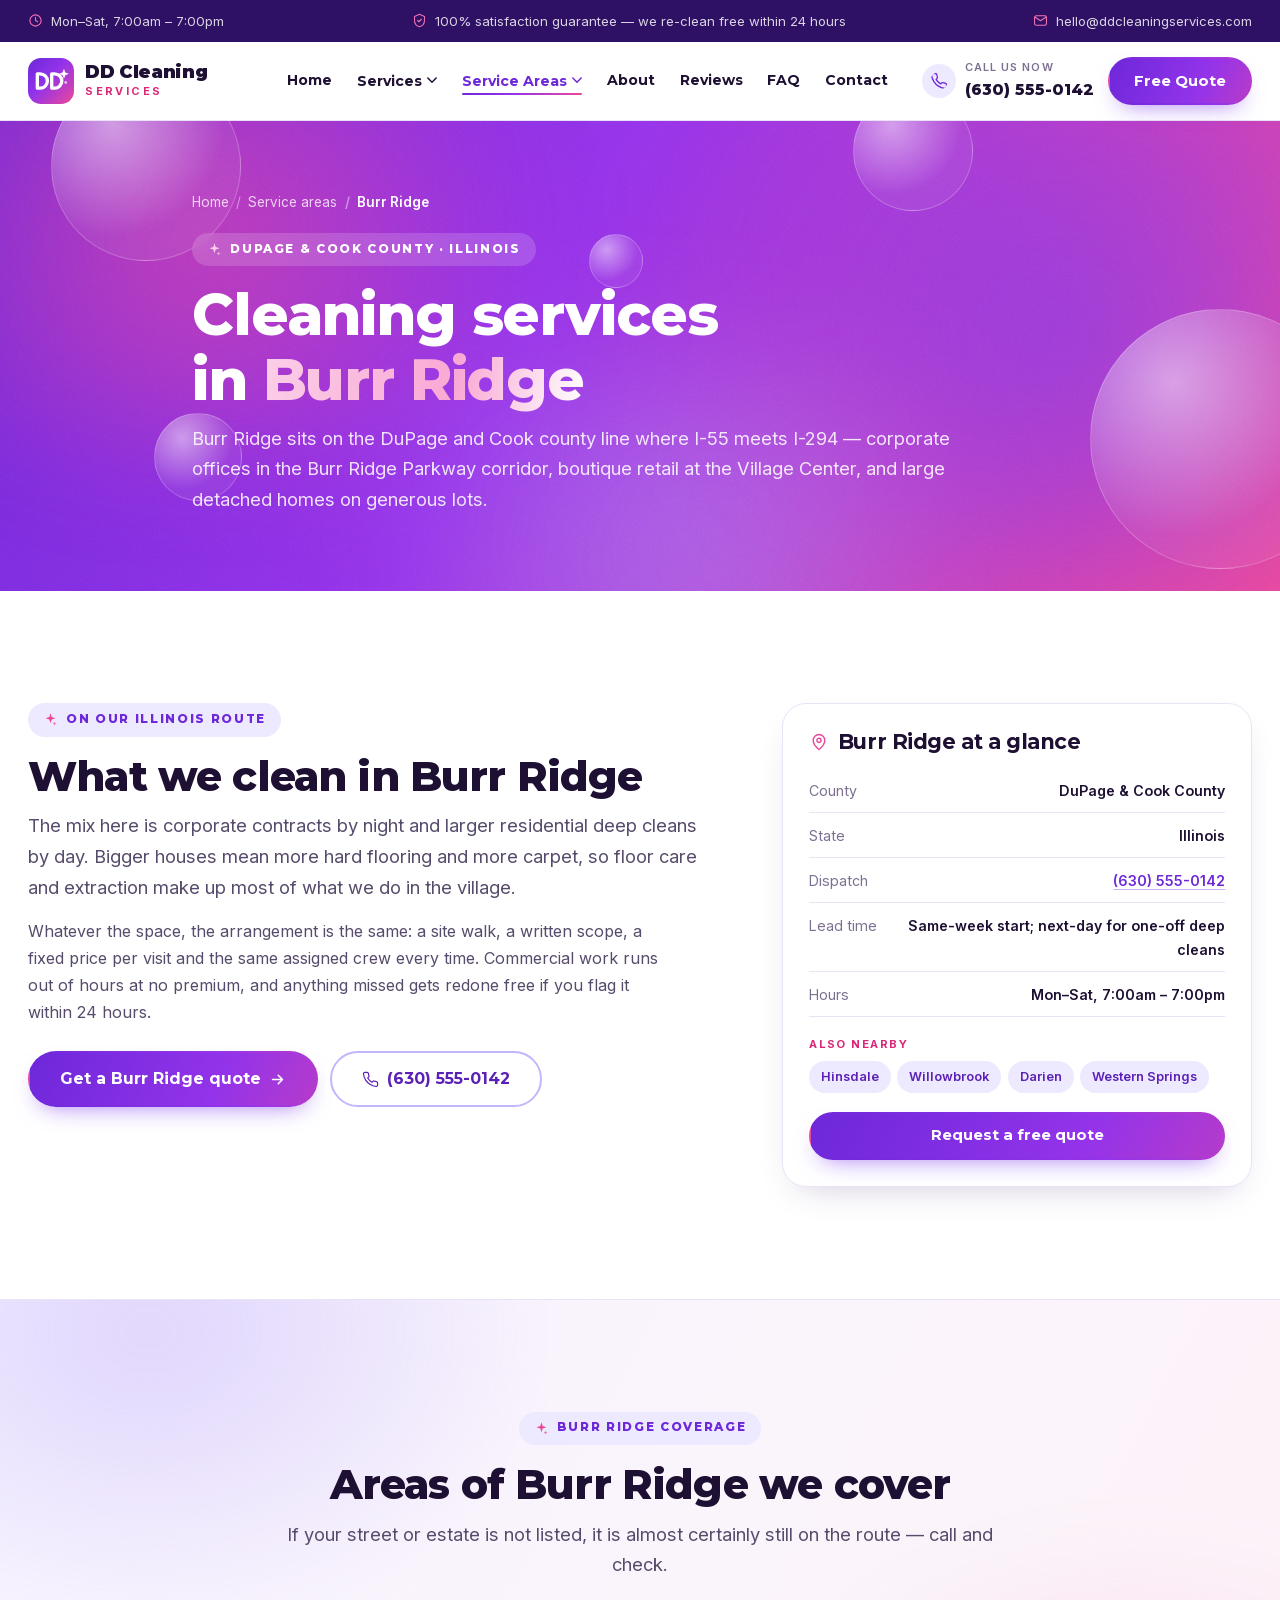
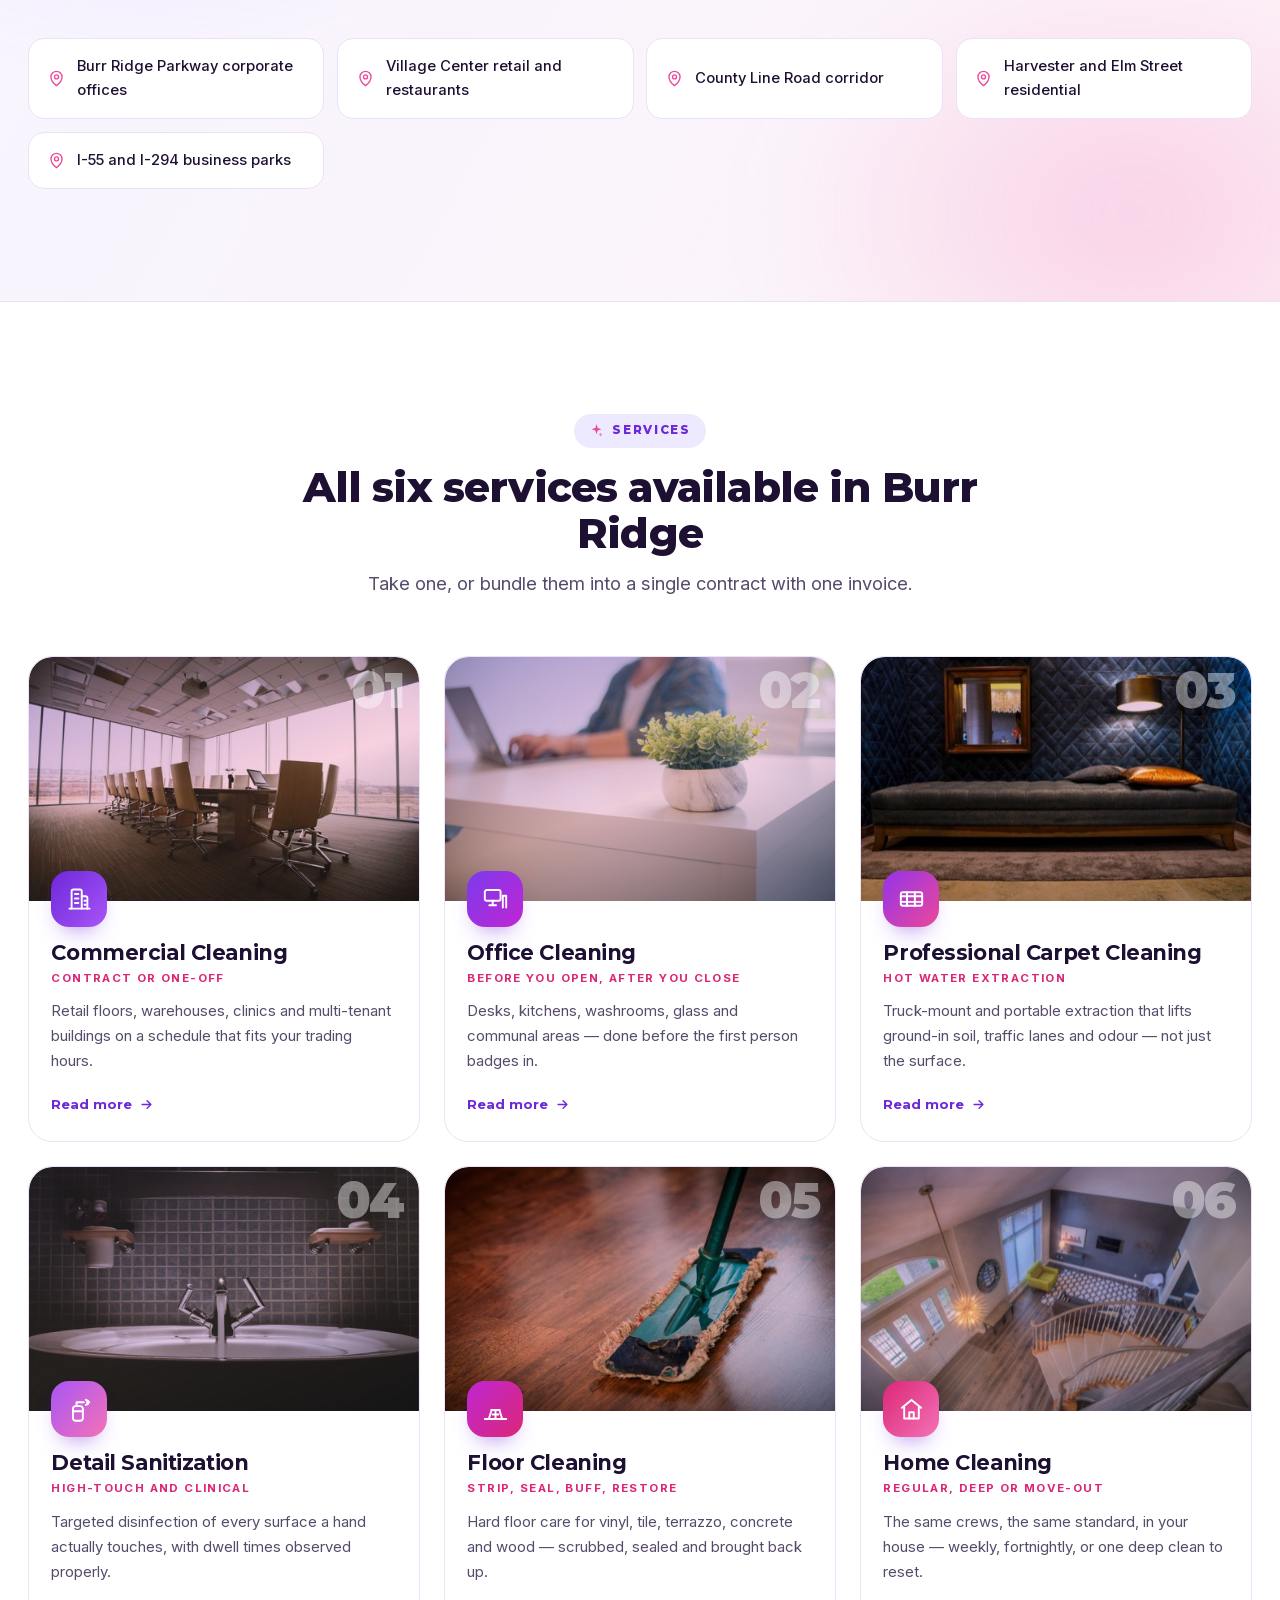
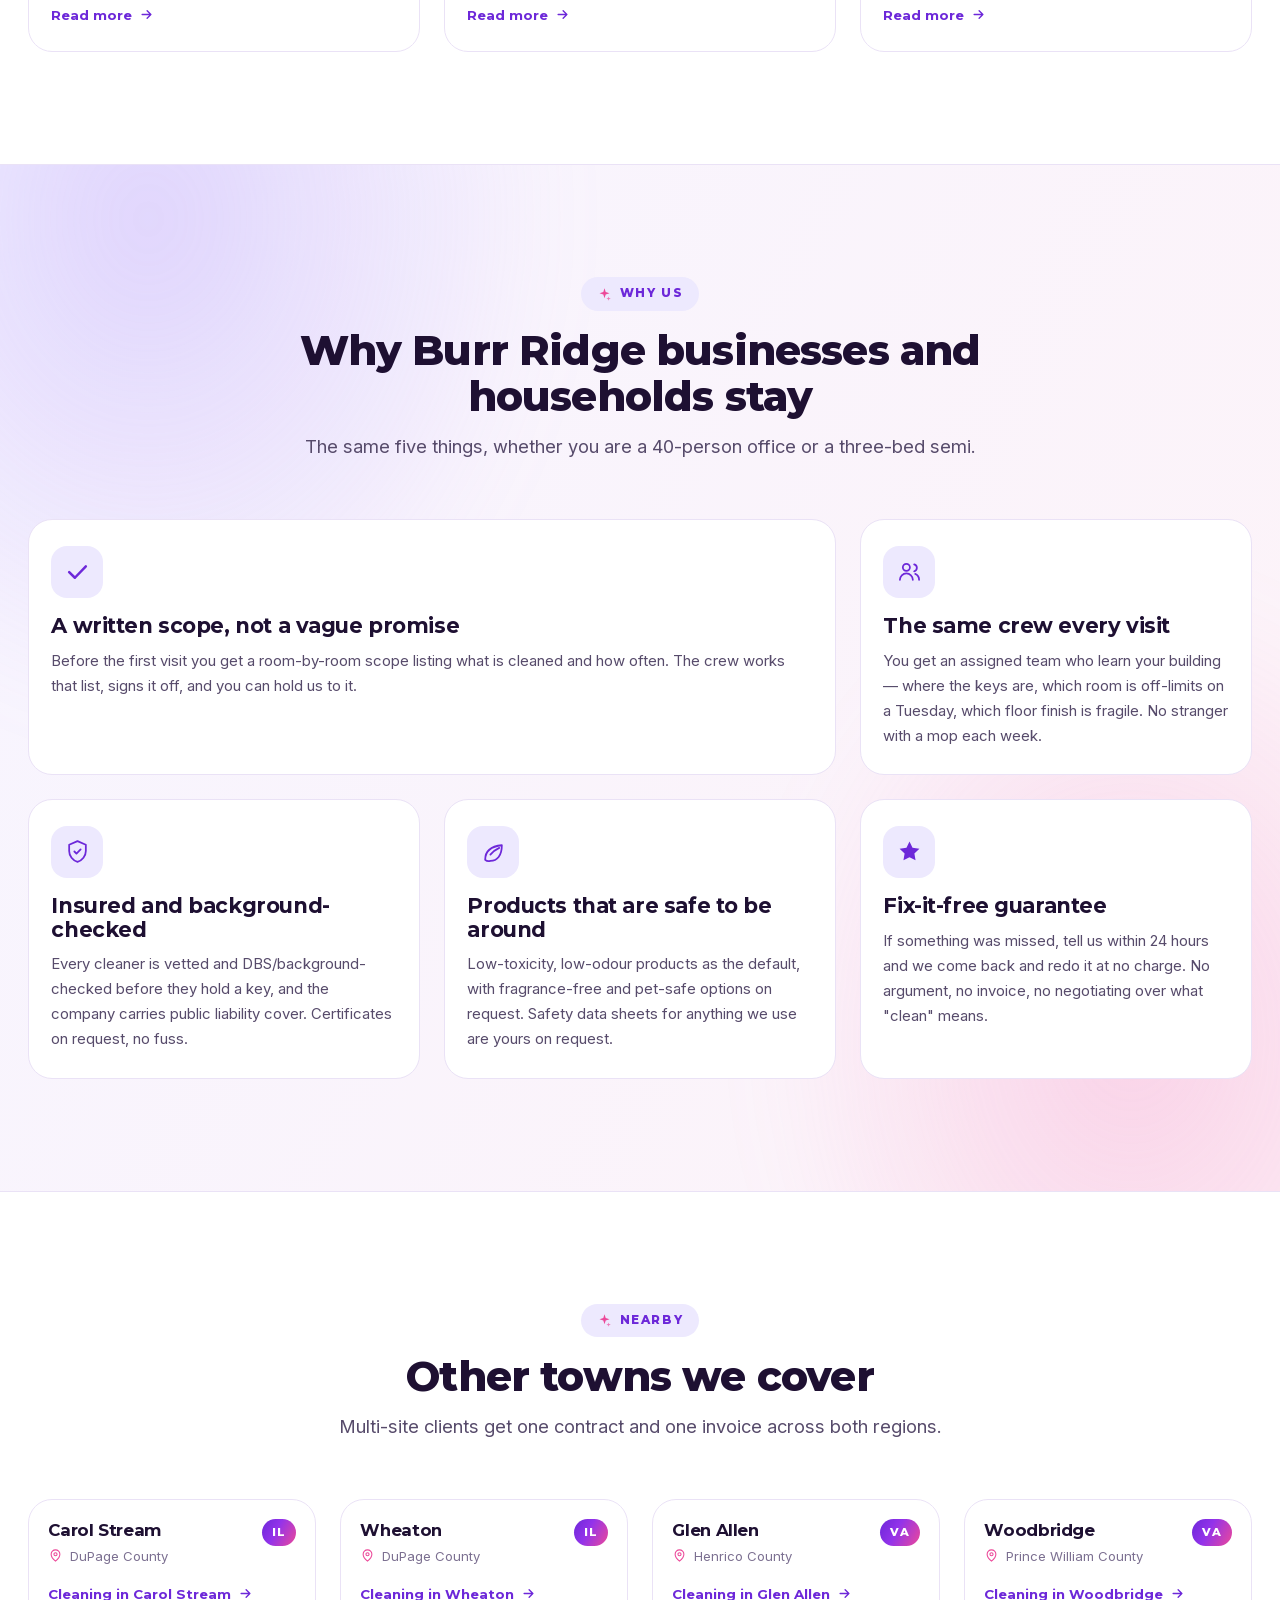
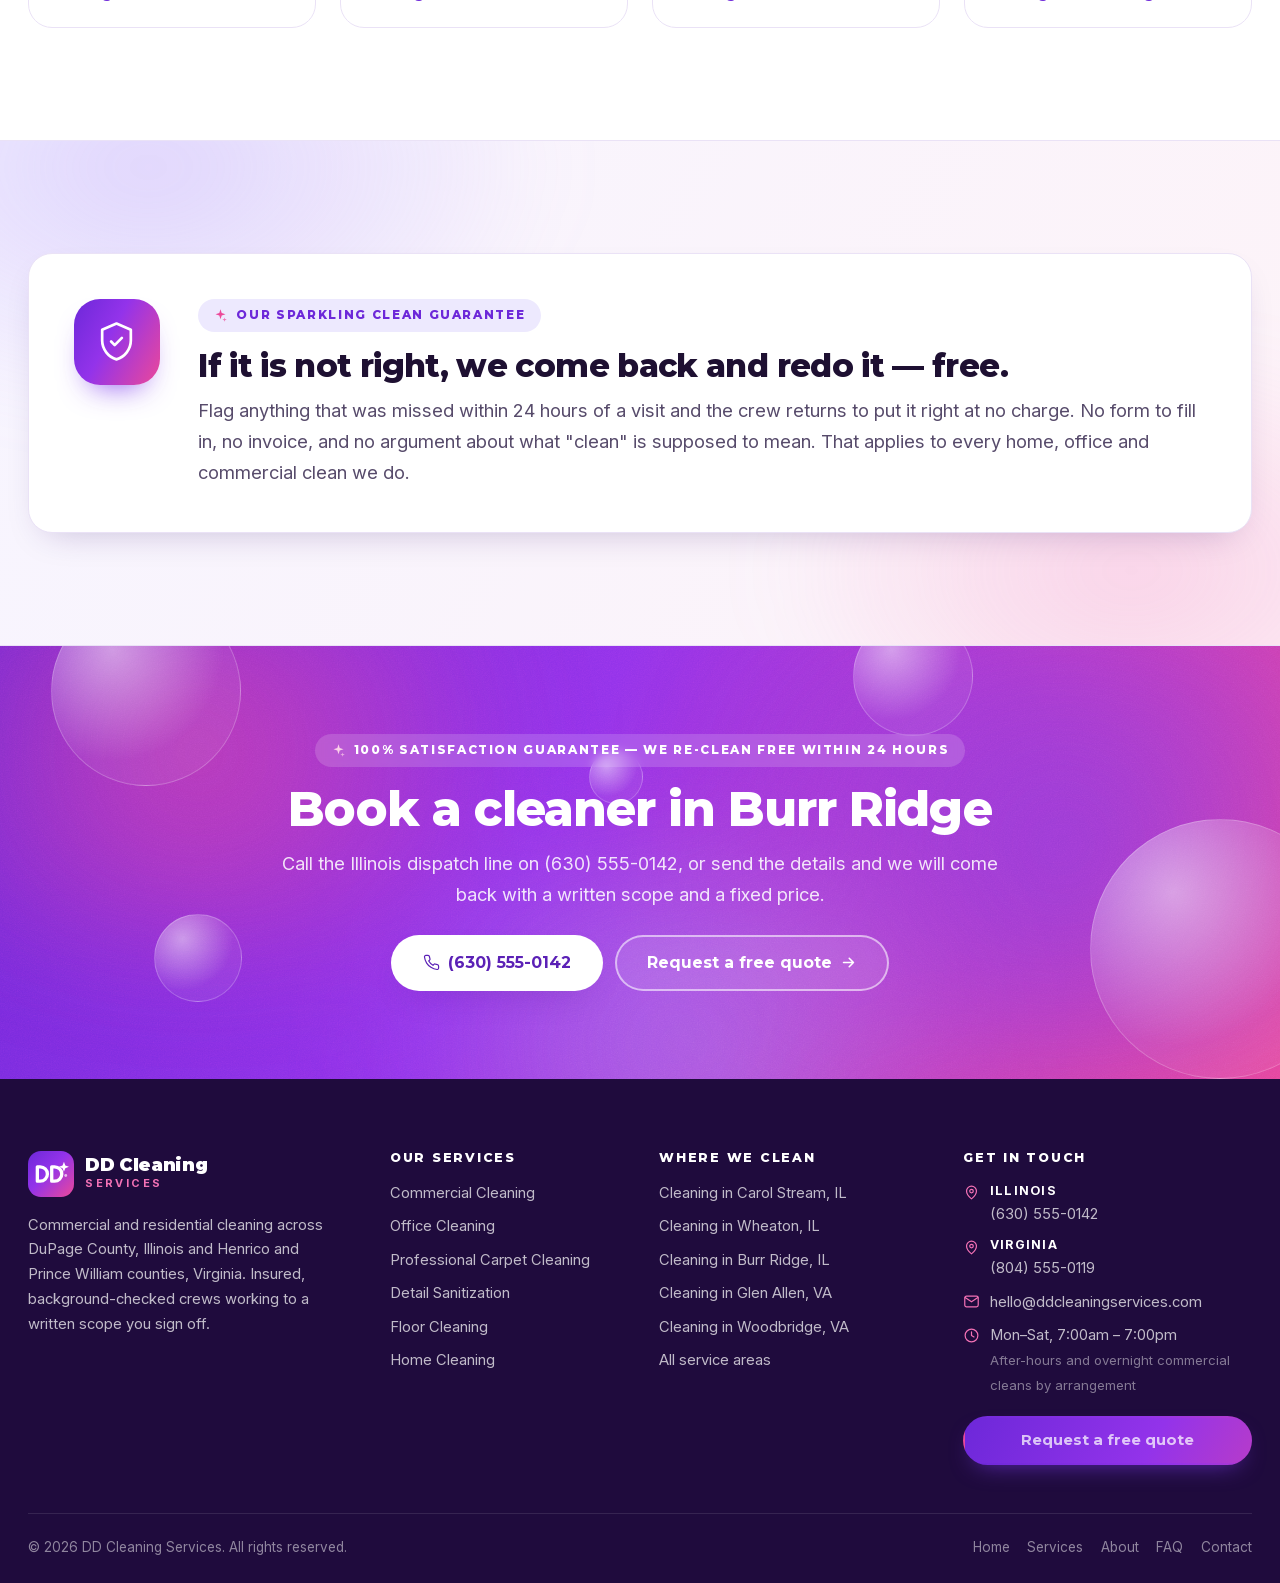
<file: areas/burr-ridge.html>
<!DOCTYPE html>
<html lang="en-US">
<head>
<meta charset="utf-8">
<meta name="viewport" content="width=device-width, initial-scale=1">
<title>Cleaning Services in Burr Ridge, IL | DD Cleaning Services</title>
<meta name="description" content="Commercial, office and home cleaning in Burr Ridge, IL — carpet extraction, detail sanitization and hard floor care across DuPage &amp; Cook County. Free quote, insured crews.">
<link rel="canonical" href="https://ddcleaningservices.com/areas/burr-ridge.html">
<meta name="robots" content="index, follow, max-image-preview:large">
<meta name="theme-color" content="#6D28D9">
<meta name="geo.region" content="US-IL">
<meta name="geo.placename" content="Burr Ridge, Illinois">
<meta property="og:type" content="website">
<meta property="og:site_name" content="DD Cleaning Services">
<meta property="og:title" content="Cleaning Services in Burr Ridge, IL | DD Cleaning Services">
<meta property="og:description" content="Commercial, office and home cleaning in Burr Ridge, IL — carpet extraction, detail sanitization and hard floor care across DuPage &amp; Cook County. Free quote, insured crews.">
<meta property="og:url" content="https://ddcleaningservices.com/areas/burr-ridge.html">
<meta property="og:image" content="https://ddcleaningservices.com/assets/img/brand/og-image.png">
<meta property="og:image:width" content="1200">
<meta property="og:image:height" content="630">
<meta property="og:locale" content="en_US">
<meta name="twitter:card" content="summary_large_image">
<meta name="twitter:title" content="Cleaning Services in Burr Ridge, IL | DD Cleaning Services">
<meta name="twitter:description" content="Commercial, office and home cleaning in Burr Ridge, IL — carpet extraction, detail sanitization and hard floor care across DuPage &amp; Cook County. Free quote, insured crews.">
<meta name="twitter:image" content="https://ddcleaningservices.com/assets/img/brand/og-image.png">

<link rel="icon" href="../assets/img/brand/favicon.svg" type="image/svg+xml">
<link rel="icon" href="../assets/img/brand/favicon-64.png" sizes="64x64" type="image/png">
<link rel="apple-touch-icon" href="../assets/img/brand/apple-touch-icon.png">
<link rel="manifest" href="../site.webmanifest">

<link rel="preload" as="font" type="font/woff2" href="../assets/fonts/montserrat-latin-var.woff2" crossorigin>
<link rel="preload" as="font" type="font/woff2" href="../assets/fonts/inter-latin-var.woff2" crossorigin>
<link rel="stylesheet" href="../assets/css/main.css?v=b798b12c">
<script>document.documentElement.className+=' js';</script>
<script type="application/ld+json">
{
  "@context": "https://schema.org",
  "@graph": [
    {
      "@type": [
        "LocalBusiness",
        "CleaningService",
        "HomeAndConstructionBusiness"
      ],
      "@id": "https://ddcleaningservices.com/#business",
      "name": "DD Cleaning Services",
      "description": "Commercial and residential cleaning across Carol Stream, Wheaton and Burr Ridge in Illinois and Glen Allen and Woodbridge in Virginia. Office cleaning, carpet extraction, detail sanitization, hard floor care and home cleaning.",
      "url": "https://ddcleaningservices.com/",
      "telephone": "+1-630-555-0142",
      "email": "hello@ddcleaningservices.com",
      "image": "https://ddcleaningservices.com/assets/img/brand/og-image.png",
      "logo": "https://ddcleaningservices.com/assets/img/brand/logo.svg",
      "foundingDate": "2018",
      "priceRange": "$$",
      "currenciesAccepted": "USD",
      "openingHoursSpecification": [
        {
          "@type": "OpeningHoursSpecification",
          "dayOfWeek": [
            "Monday",
            "Tuesday",
            "Wednesday",
            "Thursday",
            "Friday",
            "Saturday"
          ],
          "opens": "07:00",
          "closes": "19:00"
        }
      ],
      "areaServed": [
        {
          "@type": "State",
          "name": "Illinois"
        },
        {
          "@type": "State",
          "name": "Virginia"
        },
        {
          "@type": "City",
          "name": "Carol Stream, IL"
        },
        {
          "@type": "City",
          "name": "Wheaton, IL"
        },
        {
          "@type": "City",
          "name": "Burr Ridge, IL"
        },
        {
          "@type": "City",
          "name": "Glen Allen, VA"
        },
        {
          "@type": "City",
          "name": "Woodbridge, VA"
        }
      ],
      "hasOfferCatalog": {
        "@type": "OfferCatalog",
        "name": "Cleaning services",
        "itemListElement": [
          {
            "@type": "Offer",
            "itemOffered": {
              "@type": "Service",
              "name": "Commercial Cleaning",
              "description": "Retail floors, warehouses, clinics and multi-tenant buildings on a schedule that fits your trading hours."
            }
          },
          {
            "@type": "Offer",
            "itemOffered": {
              "@type": "Service",
              "name": "Office Cleaning",
              "description": "Desks, kitchens, washrooms, glass and communal areas — done before the first person badges in."
            }
          },
          {
            "@type": "Offer",
            "itemOffered": {
              "@type": "Service",
              "name": "Professional Carpet Cleaning",
              "description": "Truck-mount and portable extraction that lifts ground-in soil, traffic lanes and odour — not just the surface."
            }
          },
          {
            "@type": "Offer",
            "itemOffered": {
              "@type": "Service",
              "name": "Detail Sanitization",
              "description": "Targeted disinfection of every surface a hand actually touches, with dwell times observed properly."
            }
          },
          {
            "@type": "Offer",
            "itemOffered": {
              "@type": "Service",
              "name": "Floor Cleaning",
              "description": "Hard floor care for vinyl, tile, terrazzo, concrete and wood — scrubbed, sealed and brought back up."
            }
          },
          {
            "@type": "Offer",
            "itemOffered": {
              "@type": "Service",
              "name": "Home Cleaning",
              "description": "The same crews, the same standard, in your house — weekly, fortnightly, or one deep clean to reset."
            }
          }
        ]
      }
    },
    {
      "@type": "BreadcrumbList",
      "itemListElement": [
        {
          "@type": "ListItem",
          "position": 1,
          "name": "Home",
          "item": "https://ddcleaningservices.com/"
        },
        {
          "@type": "ListItem",
          "position": 2,
          "name": "Service areas",
          "item": "https://ddcleaningservices.com/service-areas.html"
        },
        {
          "@type": "ListItem",
          "position": 3,
          "name": "Burr Ridge",
          "item": "https://ddcleaningservices.com/areas/burr-ridge.html"
        }
      ]
    },
    {
      "@type": "Service",
      "name": "Cleaning services in Burr Ridge, IL",
      "description": "Burr Ridge sits on the DuPage and Cook county line where I-55 meets I-294 — corporate offices in the Burr Ridge Parkway corridor, boutique retail at the Village Center, and large detached homes on generous lots.",
      "serviceType": "Cleaning service",
      "provider": {
        "@id": "https://ddcleaningservices.com/#business"
      },
      "areaServed": {
        "@type": "City",
        "name": "Burr Ridge",
        "containedInPlace": {
          "@type": "AdministrativeArea",
          "name": "DuPage & Cook County"
        }
      },
      "hasOfferCatalog": {
        "@type": "OfferCatalog",
        "name": "Cleaning services in Burr Ridge",
        "itemListElement": [
          {
            "@type": "Offer",
            "itemOffered": {
              "@type": "Service",
              "name": "Commercial Cleaning in Burr Ridge"
            }
          },
          {
            "@type": "Offer",
            "itemOffered": {
              "@type": "Service",
              "name": "Office Cleaning in Burr Ridge"
            }
          },
          {
            "@type": "Offer",
            "itemOffered": {
              "@type": "Service",
              "name": "Professional Carpet Cleaning in Burr Ridge"
            }
          },
          {
            "@type": "Offer",
            "itemOffered": {
              "@type": "Service",
              "name": "Detail Sanitization in Burr Ridge"
            }
          },
          {
            "@type": "Offer",
            "itemOffered": {
              "@type": "Service",
              "name": "Floor Cleaning in Burr Ridge"
            }
          },
          {
            "@type": "Offer",
            "itemOffered": {
              "@type": "Service",
              "name": "Home Cleaning in Burr Ridge"
            }
          }
        ]
      }
    }
  ]
}
</script>
</head>
<body>
<a class="skip-link" href="#main">Skip to content</a>
<div class="topbar">
    <div class="wrap">
        <p class="topbar__item"><svg viewBox="0 0 24 24" fill="none" stroke="currentColor" stroke-width="1.7" stroke-linecap="round" stroke-linejoin="round" aria-hidden="true"><circle cx="12" cy="12" r="9"/><path d="M12 7v5l3.5 2"/></svg><span>Mon–Sat, 7:00am – 7:00pm</span></p>
        <p class="topbar__item topbar__item--hide"> <svg viewBox="0 0 24 24" fill="none" stroke="currentColor" stroke-width="1.7" stroke-linecap="round" stroke-linejoin="round" aria-hidden="true"><path d="M12 2l8 3.5v6c0 4.8-3.4 9.2-8 10.5-4.6-1.3-8-5.7-8-10.5v-6z"/><path d="M9 12l2 2 4-4"/></svg><span>100% satisfaction guarantee — we re-clean free within 24 hours</span></p>
        <a class="topbar__item" href="mailto:hello@ddcleaningservices.com"><svg viewBox="0 0 24 24" fill="none" stroke="currentColor" stroke-width="1.7" stroke-linecap="round" stroke-linejoin="round" aria-hidden="true"><rect x="2.5" y="4.5" width="19" height="15" rx="2.5"/><path d="M3 6.5l9 6 9-6"/></svg><span>hello@ddcleaningservices.com</span></a>
    </div>
</div>

<header class="site-header">
    <div class="wrap">
        <a class="brand" href="../index.html">
            <img src="../assets/img/brand/logo.svg" alt="" width="48" height="48" loading="eager">
            <span>
                <span class="brand__name">DD Cleaning</span>
                <span class="brand__tag">Services</span>
            </span>
        </a>

        <nav class="nav" id="site-nav" aria-label="Main">
            <a class="nav__link" href="../index.html">Home</a>

            <span class="nav__item">
                <button class="nav__link nav__toggle" type="button" aria-expanded="false" aria-haspopup="true">Services <svg viewBox="0 0 12 8" fill="none" stroke="currentColor" stroke-width="1.8" stroke-linecap="round" aria-hidden="true"><path d="M1 1l5 5 5-5"/></svg></button>
                <span class="nav__panel nav__panel--wide">
                    <a href="../services.html"><span class="nav__ico"><svg viewBox="0 0 24 24" fill="currentColor" aria-hidden="true"><path d="M12 2l1.9 6.1L20 10l-6.1 1.9L12 18l-1.9-6.1L4 10l6.1-1.9z"/><path d="M18.5 15l.8 2.6 2.7.9-2.7.9-.8 2.6-.8-2.6-2.7-.9 2.7-.9z" opacity=".7"/></svg></span><span>All services<span>Everything we do</span></span></a>
                    <a href="../services.html#commercial-cleaning"><span class="nav__ico"><svg viewBox="0 0 24 24" fill="none" stroke="currentColor" stroke-width="1.7" stroke-linecap="round" stroke-linejoin="round" aria-hidden="true"><path d="M3 21h18"/><path d="M5 21V5.5A1.5 1.5 0 0 1 6.5 4h6A1.5 1.5 0 0 1 14 5.5V21"/><path d="M14 10h3.5A1.5 1.5 0 0 1 19 11.5V21"/><path d="M8 8h3M8 12h3M8 16h3M16.5 14h1M16.5 17.5h1"/></svg></span><span>Commercial Cleaning<span>Contract or one-off</span></span></a>
                    <a href="../services.html#office-cleaning"><span class="nav__ico"><svg viewBox="0 0 24 24" fill="none" stroke="currentColor" stroke-width="1.7" stroke-linecap="round" stroke-linejoin="round" aria-hidden="true"><rect x="2.5" y="4.5" width="14" height="9.5" rx="1.6"/><path d="M6.5 18h6M9.5 14v4"/><path d="M18.5 20V9.5h3V20"/></svg></span><span>Office Cleaning<span>Before you open, after you close</span></span></a>
                    <a href="../services.html#carpet-cleaning"><span class="nav__ico"><svg viewBox="0 0 24 24" fill="none" stroke="currentColor" stroke-width="1.7" stroke-linecap="round" stroke-linejoin="round" aria-hidden="true"><rect x="2.5" y="6.5" width="19" height="12" rx="2"/><path d="M2.5 10h19M2.5 15h19"/><path d="M8 6.5v12M15 6.5v12"/></svg></span><span>Professional Carpet Cleaning<span>Hot water extraction</span></span></a>
                    <a href="../services.html#detail-sanitization"><span class="nav__ico"><svg viewBox="0 0 24 24" fill="none" stroke="currentColor" stroke-width="1.7" stroke-linecap="round" stroke-linejoin="round" aria-hidden="true"><path d="M8.5 9h4.2A2.3 2.3 0 0 1 15 11.3v8.4a2.3 2.3 0 0 1-2.3 2.3H8.5a2.3 2.3 0 0 1-2.3-2.3v-8.4A2.3 2.3 0 0 1 8.5 9z"/><path d="M9.4 9V5.6h3.1"/><path d="M12.5 5.6h3.2"/><path d="M17.6 3.4l2.1.9M17.6 7.8l2.1-.9M18.6 5.6h2.1"/><path d="M6.2 13.6h8.8"/></svg></span><span>Detail Sanitization<span>High-touch and clinical</span></span></a>
                    <a href="../services.html#floor-cleaning"><span class="nav__ico"><svg viewBox="0 0 24 24" fill="none" stroke="currentColor" stroke-width="1.7" stroke-linecap="round" stroke-linejoin="round" aria-hidden="true"><path d="M2.5 20.5h19"/><path d="M6 20.5l2.6-8M18 20.5l-2.6-8M12 20.5v-8"/><path d="M8.3 12.5h7.4"/><path d="M9.4 16.5h5.2"/></svg></span><span>Floor Cleaning<span>Strip, seal, buff, restore</span></span></a>
                    <a href="../services.html#home-cleaning"><span class="nav__ico"><svg viewBox="0 0 24 24" fill="none" stroke="currentColor" stroke-width="1.7" stroke-linecap="round" stroke-linejoin="round" aria-hidden="true"><path d="M3.5 10.5L12 3.5l8.5 7"/><path d="M5.5 9.8V20h13V9.8"/><path d="M10 20v-5.5h4V20"/></svg></span><span>Home Cleaning<span>Regular, deep or move-out</span></span></a>
                </span>
            </span>

            <span class="nav__item is-current">
                <button class="nav__link nav__toggle" type="button" aria-expanded="false" aria-haspopup="true" aria-current="page">Service Areas <svg viewBox="0 0 12 8" fill="none" stroke="currentColor" stroke-width="1.8" stroke-linecap="round" aria-hidden="true"><path d="M1 1l5 5 5-5"/></svg></button>
                <span class="nav__panel nav__panel--cols">
                    <div class="nav__group"><p class="nav__group-title">Illinois</p>
                        <a href="../areas/carol-stream.html"><span>Carol Stream<span>DuPage County</span></span></a>
                        <a href="../areas/wheaton.html"><span>Wheaton<span>DuPage County</span></span></a>
                        <a href="../areas/burr-ridge.html"><span>Burr Ridge<span>DuPage &amp; Cook County</span></span></a></div>
                    <div class="nav__group"><p class="nav__group-title">Virginia</p>
                        <a href="../areas/glen-allen.html"><span>Glen Allen<span>Henrico County</span></span></a>
                        <a href="../areas/woodbridge.html"><span>Woodbridge<span>Prince William County</span></span></a></div>
                    <div class="nav__group nav__group--all">
                        <a href="../service-areas.html"><span>All areas<span>Illinois &amp; Virginia</span></span></a>
                    </div>
                </span>
            </span>

            <a class="nav__link" href="../about.html">About</a>
            <a class="nav__link" href="../reviews.html">Reviews</a>
            <a class="nav__link" href="../faq.html">FAQ</a>
            <a class="nav__link" href="../contact.html">Contact</a>
        </nav>

        <div class="header-cta">
            <a class="header-phone" href="tel:+16305550142" data-cta="header-call">
                <svg viewBox="0 0 24 24" fill="none" stroke="currentColor" stroke-width="1.7" stroke-linecap="round" stroke-linejoin="round" aria-hidden="true"><path d="M22 16.9v3a2 2 0 0 1-2.2 2 19.8 19.8 0 0 1-8.6-3.1 19.5 19.5 0 0 1-6-6A19.8 19.8 0 0 1 2.1 4.2 2 2 0 0 1 4.1 2h3a2 2 0 0 1 2 1.7c.1 1 .4 1.9.7 2.8a2 2 0 0 1-.5 2.1L8.1 9.9a16 16 0 0 0 6 6l1.3-1.3a2 2 0 0 1 2.1-.4c.9.3 1.8.6 2.8.7a2 2 0 0 1 1.7 2z"/></svg>
                <span><span>Call us now</span><strong>(630) 555-0142</strong></span>
            </a>
            <a class="btn btn--grad" href="../contact.html" data-cta="header-quote">Free Quote</a>
            <button class="nav-toggle" type="button" aria-expanded="false" aria-controls="site-nav" aria-label="Menu">
                <span></span>
            </button>
        </div>
    </div>
</header>

<div class="call-bar">
    <a class="btn btn--grad" href="tel:+16305550142" data-cta="mobile-call"><svg viewBox="0 0 24 24" fill="none" stroke="currentColor" stroke-width="1.7" stroke-linecap="round" stroke-linejoin="round" aria-hidden="true"><path d="M22 16.9v3a2 2 0 0 1-2.2 2 19.8 19.8 0 0 1-8.6-3.1 19.5 19.5 0 0 1-6-6A19.8 19.8 0 0 1 2.1 4.2 2 2 0 0 1 4.1 2h3a2 2 0 0 1 2 1.7c.1 1 .4 1.9.7 2.8a2 2 0 0 1-.5 2.1L8.1 9.9a16 16 0 0 0 6 6l1.3-1.3a2 2 0 0 1 2.1-.4c.9.3 1.8.6 2.8.7a2 2 0 0 1 1.7 2z"/></svg> Call Now</a>
    <a class="btn btn--ghost" href="../contact.html" data-cta="mobile-quote">Free Quote <svg viewBox="0 0 24 24" fill="none" stroke="currentColor" stroke-width="2.2" stroke-linecap="round" stroke-linejoin="round" aria-hidden="true"><path d="M5 12h14M13 6l6 6-6 6"/></svg></a>
</div>

<main id="main">

<section class="page-hero">
    <span class="aurora" aria-hidden="true"><i></i><i></i><i></i></span>
    <span class="grain" aria-hidden="true"></span>
    <span class="bubbles" aria-hidden="true"><i></i><i></i><i></i><i></i><i></i></span>
    <div class="wrap">
        <nav class="crumbs" aria-label="Breadcrumb"><ol>
            <li><a href="../index.html">Home</a></li>
            <li><a href="../service-areas.html">Service areas</a></li>
            <li aria-current="page">Burr Ridge</li>
        </ol></nav>
        <p class="eyebrow eyebrow--light"><svg viewBox="0 0 24 24" fill="currentColor" aria-hidden="true"><path d="M12 2l1.9 6.1L20 10l-6.1 1.9L12 18l-1.9-6.1L4 10l6.1-1.9z"/><path d="M18.5 15l.8 2.6 2.7.9-2.7.9-.8 2.6-.8-2.6-2.7-.9 2.7-.9z" opacity=".7"/></svg> DuPage &amp; Cook County · Illinois</p>
        <h1>Cleaning services in <em>Burr Ridge</em></h1>
        <p class="lede">Burr Ridge sits on the DuPage and Cook county line where I-55 meets I-294 — corporate offices in the Burr Ridge Parkway corridor, boutique retail at the Village Center, and large detached homes on generous lots.</p>
    </div>
</section>

<section class="section">
    <div class="wrap">
        <div class="intro">
            <div class="intro__text">
                <p class="eyebrow" data-reveal><svg viewBox="0 0 24 24" fill="currentColor" aria-hidden="true"><path d="M12 2l1.9 6.1L20 10l-6.1 1.9L12 18l-1.9-6.1L4 10l6.1-1.9z"/><path d="M18.5 15l.8 2.6 2.7.9-2.7.9-.8 2.6-.8-2.6-2.7-.9 2.7-.9z" opacity=".7"/></svg> On our Illinois route</p>
                <h2 data-reveal>What we clean in Burr Ridge</h2>
                <p class="lede" data-reveal>The mix here is corporate contracts by night and larger residential deep cleans by day. Bigger houses mean more hard flooring and more carpet, so floor care and extraction make up most of what we do in the village.</p>
                <p data-reveal>Whatever the space, the arrangement is the same: a site walk, a written scope, a fixed
                price per visit and the same assigned crew every time. Commercial work runs out of hours at no premium,
                and anything missed gets redone free if you flag it within 24 hours.</p>
                <div class="btn-row" data-reveal>
                    <a class="btn btn--grad btn--lg" href="../contact.html">Get a Burr Ridge quote <svg viewBox="0 0 24 24" fill="none" stroke="currentColor" stroke-width="2.2" stroke-linecap="round" stroke-linejoin="round" aria-hidden="true"><path d="M5 12h14M13 6l6 6-6 6"/></svg></a>
                    <a class="btn btn--ghost btn--lg" href="tel:+16305550142"><svg viewBox="0 0 24 24" fill="none" stroke="currentColor" stroke-width="1.7" stroke-linecap="round" stroke-linejoin="round" aria-hidden="true"><path d="M22 16.9v3a2 2 0 0 1-2.2 2 19.8 19.8 0 0 1-8.6-3.1 19.5 19.5 0 0 1-6-6A19.8 19.8 0 0 1 2.1 4.2 2 2 0 0 1 4.1 2h3a2 2 0 0 1 2 1.7c.1 1 .4 1.9.7 2.8a2 2 0 0 1-.5 2.1L8.1 9.9a16 16 0 0 0 6 6l1.3-1.3a2 2 0 0 1 2.1-.4c.9.3 1.8.6 2.8.7a2 2 0 0 1 1.7 2z"/></svg> (630) 555-0142</a>
                </div>
            </div>
            <div class="fact-card" data-reveal>
                <h3><svg viewBox="0 0 24 24" fill="none" stroke="currentColor" stroke-width="1.7" stroke-linecap="round" stroke-linejoin="round" aria-hidden="true"><path d="M12 21s7-5.4 7-11a7 7 0 1 0-14 0c0 5.6 7 11 7 11z"/><circle cx="12" cy="10" r="2.5"/></svg> Burr Ridge at a glance</h3>
                <dl>
                    <div><dt>County</dt><dd>DuPage &amp; Cook County</dd></div>
                    <div><dt>State</dt><dd>Illinois</dd></div>
                    <div><dt>Dispatch</dt><dd><a href="tel:+16305550142">(630) 555-0142</a></dd></div>
                    <div><dt>Lead time</dt><dd>Same-week start; next-day for one-off deep cleans</dd></div>
                    <div><dt>Hours</dt><dd>Mon–Sat, 7:00am – 7:00pm</dd></div>
                </dl>
                <p class="fact-card__label">Also nearby</p>
                <p class="chips"><span>Hinsdale</span><span>Willowbrook</span><span>Darien</span><span>Western Springs</span></p>
                <a class="btn btn--grad btn--block" href="../contact.html">Request a free quote</a>
            </div>
        </div>
    </div>
</section>

<section class="section section--tint">
    <div class="wrap">
        <div class="section-head">
        <p class="eyebrow" data-reveal><svg viewBox="0 0 24 24" fill="currentColor" aria-hidden="true"><path d="M12 2l1.9 6.1L20 10l-6.1 1.9L12 18l-1.9-6.1L4 10l6.1-1.9z"/><path d="M18.5 15l.8 2.6 2.7.9-2.7.9-.8 2.6-.8-2.6-2.7-.9 2.7-.9z" opacity=".7"/></svg> Burr Ridge coverage</p>
        <h2 data-reveal>Areas of Burr Ridge we cover</h2>
        <p class="lede" data-reveal>If your street or estate is not listed, it is almost certainly still on the route — call and check.</p>
    </div>
        <ul class="chip-grid" data-reveal>
            <li><svg viewBox="0 0 24 24" fill="none" stroke="currentColor" stroke-width="1.7" stroke-linecap="round" stroke-linejoin="round" aria-hidden="true"><path d="M12 21s7-5.4 7-11a7 7 0 1 0-14 0c0 5.6 7 11 7 11z"/><circle cx="12" cy="10" r="2.5"/></svg><span>Burr Ridge Parkway corporate offices</span></li>
            <li><svg viewBox="0 0 24 24" fill="none" stroke="currentColor" stroke-width="1.7" stroke-linecap="round" stroke-linejoin="round" aria-hidden="true"><path d="M12 21s7-5.4 7-11a7 7 0 1 0-14 0c0 5.6 7 11 7 11z"/><circle cx="12" cy="10" r="2.5"/></svg><span>Village Center retail and restaurants</span></li>
            <li><svg viewBox="0 0 24 24" fill="none" stroke="currentColor" stroke-width="1.7" stroke-linecap="round" stroke-linejoin="round" aria-hidden="true"><path d="M12 21s7-5.4 7-11a7 7 0 1 0-14 0c0 5.6 7 11 7 11z"/><circle cx="12" cy="10" r="2.5"/></svg><span>County Line Road corridor</span></li>
            <li><svg viewBox="0 0 24 24" fill="none" stroke="currentColor" stroke-width="1.7" stroke-linecap="round" stroke-linejoin="round" aria-hidden="true"><path d="M12 21s7-5.4 7-11a7 7 0 1 0-14 0c0 5.6 7 11 7 11z"/><circle cx="12" cy="10" r="2.5"/></svg><span>Harvester and Elm Street residential</span></li>
            <li><svg viewBox="0 0 24 24" fill="none" stroke="currentColor" stroke-width="1.7" stroke-linecap="round" stroke-linejoin="round" aria-hidden="true"><path d="M12 21s7-5.4 7-11a7 7 0 1 0-14 0c0 5.6 7 11 7 11z"/><circle cx="12" cy="10" r="2.5"/></svg><span>I-55 and I-294 business parks</span></li>
        </ul>
    </div>
</section>

<section class="section">
    <div class="wrap">
        <div class="section-head">
        <p class="eyebrow" data-reveal><svg viewBox="0 0 24 24" fill="currentColor" aria-hidden="true"><path d="M12 2l1.9 6.1L20 10l-6.1 1.9L12 18l-1.9-6.1L4 10l6.1-1.9z"/><path d="M18.5 15l.8 2.6 2.7.9-2.7.9-.8 2.6-.8-2.6-2.7-.9 2.7-.9z" opacity=".7"/></svg> Services</p>
        <h2 data-reveal>All six services available in Burr Ridge</h2>
        <p class="lede" data-reveal>Take one, or bundle them into a single contract with one invoice.</p>
    </div>
        <div class="card-grid">
        <article class="s-card s-card--a s-card--photo" data-reveal>
            <span class="s-card__media">
                <img src="../assets/img/work/commercial-cleaning.jpg" srcset="../assets/img/work/commercial-cleaning-480.jpg 480w, ../assets/img/work/commercial-cleaning.jpg 960w"
                     sizes="(max-width: 600px) 92vw, (max-width: 1000px) 46vw, 31vw"
                     alt="A modern boardroom with glass walls and carpet tiles, cleaned and ready for the day" loading="lazy" decoding="async" width="960" height="640">
                <span class="s-card__tint"></span>
                <span class="s-card__num">01</span>
            </span>
            <span class="s-card__icon"><svg viewBox="0 0 24 24" fill="none" stroke="currentColor" stroke-width="1.7" stroke-linecap="round" stroke-linejoin="round" aria-hidden="true"><path d="M3 21h18"/><path d="M5 21V5.5A1.5 1.5 0 0 1 6.5 4h6A1.5 1.5 0 0 1 14 5.5V21"/><path d="M14 10h3.5A1.5 1.5 0 0 1 19 11.5V21"/><path d="M8 8h3M8 12h3M8 16h3M16.5 14h1M16.5 17.5h1"/></svg></span>
            <div class="s-card__body">
                <h3><a href="../services.html#commercial-cleaning">Commercial Cleaning</a></h3>
                <p class="s-card__kicker">Contract or one-off</p>
                <p>Retail floors, warehouses, clinics and multi-tenant buildings on a schedule that fits your trading hours.</p>
                <span class="s-card__more">Read more <svg viewBox="0 0 24 24" fill="none" stroke="currentColor" stroke-width="2.2" stroke-linecap="round" stroke-linejoin="round" aria-hidden="true"><path d="M5 12h14M13 6l6 6-6 6"/></svg></span>
            </div>
        </article>
        <article class="s-card s-card--b s-card--photo" data-reveal>
            <span class="s-card__media">
                <img src="../assets/img/work/office-cleaning.jpg" srcset="../assets/img/work/office-cleaning-480.jpg 480w, ../assets/img/work/office-cleaning.jpg 960w"
                     sizes="(max-width: 600px) 92vw, (max-width: 1000px) 46vw, 31vw"
                     alt="A bright, uncluttered office desk with a plant, wiped down before the team arrives" loading="lazy" decoding="async" width="960" height="640">
                <span class="s-card__tint"></span>
                <span class="s-card__num">02</span>
            </span>
            <span class="s-card__icon"><svg viewBox="0 0 24 24" fill="none" stroke="currentColor" stroke-width="1.7" stroke-linecap="round" stroke-linejoin="round" aria-hidden="true"><rect x="2.5" y="4.5" width="14" height="9.5" rx="1.6"/><path d="M6.5 18h6M9.5 14v4"/><path d="M18.5 20V9.5h3V20"/></svg></span>
            <div class="s-card__body">
                <h3><a href="../services.html#office-cleaning">Office Cleaning</a></h3>
                <p class="s-card__kicker">Before you open, after you close</p>
                <p>Desks, kitchens, washrooms, glass and communal areas — done before the first person badges in.</p>
                <span class="s-card__more">Read more <svg viewBox="0 0 24 24" fill="none" stroke="currentColor" stroke-width="2.2" stroke-linecap="round" stroke-linejoin="round" aria-hidden="true"><path d="M5 12h14M13 6l6 6-6 6"/></svg></span>
            </div>
        </article>
        <article class="s-card s-card--c s-card--photo" data-reveal>
            <span class="s-card__media">
                <img src="../assets/img/work/carpet-cleaning.jpg" srcset="../assets/img/work/carpet-cleaning-480.jpg 480w, ../assets/img/work/carpet-cleaning.jpg 960w"
                     sizes="(max-width: 600px) 92vw, (max-width: 1000px) 46vw, 31vw"
                     alt="A plush carpet and upholstered bench in a hotel lounge, freshly extracted" loading="lazy" decoding="async" width="960" height="640">
                <span class="s-card__tint"></span>
                <span class="s-card__num">03</span>
            </span>
            <span class="s-card__icon"><svg viewBox="0 0 24 24" fill="none" stroke="currentColor" stroke-width="1.7" stroke-linecap="round" stroke-linejoin="round" aria-hidden="true"><rect x="2.5" y="6.5" width="19" height="12" rx="2"/><path d="M2.5 10h19M2.5 15h19"/><path d="M8 6.5v12M15 6.5v12"/></svg></span>
            <div class="s-card__body">
                <h3><a href="../services.html#carpet-cleaning">Professional Carpet Cleaning</a></h3>
                <p class="s-card__kicker">Hot water extraction</p>
                <p>Truck-mount and portable extraction that lifts ground-in soil, traffic lanes and odour — not just the surface.</p>
                <span class="s-card__more">Read more <svg viewBox="0 0 24 24" fill="none" stroke="currentColor" stroke-width="2.2" stroke-linecap="round" stroke-linejoin="round" aria-hidden="true"><path d="M5 12h14M13 6l6 6-6 6"/></svg></span>
            </div>
        </article>
        <article class="s-card s-card--d s-card--photo" data-reveal>
            <span class="s-card__media">
                <img src="../assets/img/work/detail-sanitization.jpg" srcset="../assets/img/work/detail-sanitization-480.jpg 480w, ../assets/img/work/detail-sanitization.jpg 960w"
                     sizes="(max-width: 600px) 92vw, (max-width: 1000px) 46vw, 31vw"
                     alt="A washroom basin and taps — the high-touch fittings a sanitization pass targets" loading="lazy" decoding="async" width="960" height="640">
                <span class="s-card__tint"></span>
                <span class="s-card__num">04</span>
            </span>
            <span class="s-card__icon"><svg viewBox="0 0 24 24" fill="none" stroke="currentColor" stroke-width="1.7" stroke-linecap="round" stroke-linejoin="round" aria-hidden="true"><path d="M8.5 9h4.2A2.3 2.3 0 0 1 15 11.3v8.4a2.3 2.3 0 0 1-2.3 2.3H8.5a2.3 2.3 0 0 1-2.3-2.3v-8.4A2.3 2.3 0 0 1 8.5 9z"/><path d="M9.4 9V5.6h3.1"/><path d="M12.5 5.6h3.2"/><path d="M17.6 3.4l2.1.9M17.6 7.8l2.1-.9M18.6 5.6h2.1"/><path d="M6.2 13.6h8.8"/></svg></span>
            <div class="s-card__body">
                <h3><a href="../services.html#detail-sanitization">Detail Sanitization</a></h3>
                <p class="s-card__kicker">High-touch and clinical</p>
                <p>Targeted disinfection of every surface a hand actually touches, with dwell times observed properly.</p>
                <span class="s-card__more">Read more <svg viewBox="0 0 24 24" fill="none" stroke="currentColor" stroke-width="2.2" stroke-linecap="round" stroke-linejoin="round" aria-hidden="true"><path d="M5 12h14M13 6l6 6-6 6"/></svg></span>
            </div>
        </article>
        <article class="s-card s-card--e s-card--photo" data-reveal>
            <span class="s-card__media">
                <img src="../assets/img/work/floor-cleaning.jpg" srcset="../assets/img/work/floor-cleaning-480.jpg 480w, ../assets/img/work/floor-cleaning.jpg 960w"
                     sizes="(max-width: 600px) 92vw, (max-width: 1000px) 46vw, 31vw"
                     alt="A flat mop on polished hardwood, part-way through a floor clean" loading="lazy" decoding="async" width="960" height="640">
                <span class="s-card__tint"></span>
                <span class="s-card__num">05</span>
            </span>
            <span class="s-card__icon"><svg viewBox="0 0 24 24" fill="none" stroke="currentColor" stroke-width="1.7" stroke-linecap="round" stroke-linejoin="round" aria-hidden="true"><path d="M2.5 20.5h19"/><path d="M6 20.5l2.6-8M18 20.5l-2.6-8M12 20.5v-8"/><path d="M8.3 12.5h7.4"/><path d="M9.4 16.5h5.2"/></svg></span>
            <div class="s-card__body">
                <h3><a href="../services.html#floor-cleaning">Floor Cleaning</a></h3>
                <p class="s-card__kicker">Strip, seal, buff, restore</p>
                <p>Hard floor care for vinyl, tile, terrazzo, concrete and wood — scrubbed, sealed and brought back up.</p>
                <span class="s-card__more">Read more <svg viewBox="0 0 24 24" fill="none" stroke="currentColor" stroke-width="2.2" stroke-linecap="round" stroke-linejoin="round" aria-hidden="true"><path d="M5 12h14M13 6l6 6-6 6"/></svg></span>
            </div>
        </article>
        <article class="s-card s-card--f s-card--photo" data-reveal>
            <span class="s-card__media">
                <img src="../assets/img/work/home-cleaning.jpg" srcset="../assets/img/work/home-cleaning-480.jpg 480w, ../assets/img/work/home-cleaning.jpg 960w"
                     sizes="(max-width: 600px) 92vw, (max-width: 1000px) 46vw, 31vw"
                     alt="A tidy, light-filled family living space seen from the landing above" loading="lazy" decoding="async" width="960" height="640">
                <span class="s-card__tint"></span>
                <span class="s-card__num">06</span>
            </span>
            <span class="s-card__icon"><svg viewBox="0 0 24 24" fill="none" stroke="currentColor" stroke-width="1.7" stroke-linecap="round" stroke-linejoin="round" aria-hidden="true"><path d="M3.5 10.5L12 3.5l8.5 7"/><path d="M5.5 9.8V20h13V9.8"/><path d="M10 20v-5.5h4V20"/></svg></span>
            <div class="s-card__body">
                <h3><a href="../services.html#home-cleaning">Home Cleaning</a></h3>
                <p class="s-card__kicker">Regular, deep or move-out</p>
                <p>The same crews, the same standard, in your house — weekly, fortnightly, or one deep clean to reset.</p>
                <span class="s-card__more">Read more <svg viewBox="0 0 24 24" fill="none" stroke="currentColor" stroke-width="2.2" stroke-linecap="round" stroke-linejoin="round" aria-hidden="true"><path d="M5 12h14M13 6l6 6-6 6"/></svg></span>
            </div>
        </article>
    </div>
    </div>
</section>

<section class="section section--tint">
    <div class="wrap">
        <div class="section-head">
        <p class="eyebrow" data-reveal><svg viewBox="0 0 24 24" fill="currentColor" aria-hidden="true"><path d="M12 2l1.9 6.1L20 10l-6.1 1.9L12 18l-1.9-6.1L4 10l6.1-1.9z"/><path d="M18.5 15l.8 2.6 2.7.9-2.7.9-.8 2.6-.8-2.6-2.7-.9 2.7-.9z" opacity=".7"/></svg> Why us</p>
        <h2 data-reveal>Why Burr Ridge businesses and households stay</h2>
        <p class="lede" data-reveal>The same five things, whether you are a 40-person office or a three-bed semi.</p>
    </div>
        <div class="reason-grid">
        <article class="reason" data-reveal>
            <span class="reason__icon"><svg viewBox="0 0 24 24" fill="none" stroke="currentColor" stroke-width="2.4" stroke-linecap="round" stroke-linejoin="round" aria-hidden="true"><path d="M4 12.5l5.5 5.5L20 7"/></svg></span>
            <h3>A written scope, not a vague promise</h3>
            <p>Before the first visit you get a room-by-room scope listing what is cleaned and how often. The crew works that list, signs it off, and you can hold us to it.</p>
        </article>
        <article class="reason" data-reveal>
            <span class="reason__icon"><svg viewBox="0 0 24 24" fill="none" stroke="currentColor" stroke-width="1.7" stroke-linecap="round" stroke-linejoin="round" aria-hidden="true"><circle cx="9" cy="8" r="3.4"/><path d="M2.8 20a6.2 6.2 0 0 1 12.4 0"/><path d="M16.5 5.2a3.4 3.4 0 0 1 0 6.6M17.5 14.3a6.2 6.2 0 0 1 3.7 5.7"/></svg></span>
            <h3>The same crew every visit</h3>
            <p>You get an assigned team who learn your building — where the keys are, which room is off-limits on a Tuesday, which floor finish is fragile. No stranger with a mop each week.</p>
        </article>
        <article class="reason" data-reveal>
            <span class="reason__icon"><svg viewBox="0 0 24 24" fill="none" stroke="currentColor" stroke-width="1.7" stroke-linecap="round" stroke-linejoin="round" aria-hidden="true"><path d="M12 2l8 3.5v6c0 4.8-3.4 9.2-8 10.5-4.6-1.3-8-5.7-8-10.5v-6z"/><path d="M9 12l2 2 4-4"/></svg></span>
            <h3>Insured and background-checked</h3>
            <p>Every cleaner is vetted and DBS/background-checked before they hold a key, and the company carries public liability cover. Certificates on request, no fuss.</p>
        </article>
        <article class="reason" data-reveal>
            <span class="reason__icon"><svg viewBox="0 0 24 24" fill="none" stroke="currentColor" stroke-width="1.7" stroke-linecap="round" stroke-linejoin="round" aria-hidden="true"><path d="M4 20c0-8 5-13 16-14 0 10-4.5 15-11 15a5 5 0 0 1-5-1z"/><path d="M9 15c2.5-3 5.3-5 8.5-6.5"/></svg></span>
            <h3>Products that are safe to be around</h3>
            <p>Low-toxicity, low-odour products as the default, with fragrance-free and pet-safe options on request. Safety data sheets for anything we use are yours on request.</p>
        </article>
        <article class="reason" data-reveal>
            <span class="reason__icon"><svg viewBox="0 0 24 24" fill="currentColor" aria-hidden="true"><path d="M12 2.5l2.9 5.9 6.6.9-4.8 4.6 1.1 6.5-5.8-3-5.8 3 1.1-6.5L2.5 9.3l6.6-.9z"/></svg></span>
            <h3>Fix-it-free guarantee</h3>
            <p>If something was missed, tell us within 24 hours and we come back and redo it at no charge. No argument, no invoice, no negotiating over what &quot;clean&quot; means.</p>
        </article>
    </div>
    </div>
</section>

<section class="section">
    <div class="wrap">
        <div class="section-head">
        <p class="eyebrow" data-reveal><svg viewBox="0 0 24 24" fill="currentColor" aria-hidden="true"><path d="M12 2l1.9 6.1L20 10l-6.1 1.9L12 18l-1.9-6.1L4 10l6.1-1.9z"/><path d="M18.5 15l.8 2.6 2.7.9-2.7.9-.8 2.6-.8-2.6-2.7-.9 2.7-.9z" opacity=".7"/></svg> Nearby</p>
        <h2 data-reveal>Other towns we cover</h2>
        <p class="lede" data-reveal>Multi-site clients get one contract and one invoice across both regions.</p>
    </div>
        <div class="card-grid card-grid--4">
            <article class="area-card area-card--sm" data-reveal>
                <span class="area-card__badge">IL</span>
                <h3><a href="../areas/carol-stream.html">Carol Stream</a></h3>
                <p class="area-card__county"><svg viewBox="0 0 24 24" fill="none" stroke="currentColor" stroke-width="1.7" stroke-linecap="round" stroke-linejoin="round" aria-hidden="true"><path d="M12 21s7-5.4 7-11a7 7 0 1 0-14 0c0 5.6 7 11 7 11z"/><circle cx="12" cy="10" r="2.5"/></svg> DuPage County</p>
                <span class="s-card__more">Cleaning in Carol Stream <svg viewBox="0 0 24 24" fill="none" stroke="currentColor" stroke-width="2.2" stroke-linecap="round" stroke-linejoin="round" aria-hidden="true"><path d="M5 12h14M13 6l6 6-6 6"/></svg></span>
            </article>
            <article class="area-card area-card--sm" data-reveal>
                <span class="area-card__badge">IL</span>
                <h3><a href="../areas/wheaton.html">Wheaton</a></h3>
                <p class="area-card__county"><svg viewBox="0 0 24 24" fill="none" stroke="currentColor" stroke-width="1.7" stroke-linecap="round" stroke-linejoin="round" aria-hidden="true"><path d="M12 21s7-5.4 7-11a7 7 0 1 0-14 0c0 5.6 7 11 7 11z"/><circle cx="12" cy="10" r="2.5"/></svg> DuPage County</p>
                <span class="s-card__more">Cleaning in Wheaton <svg viewBox="0 0 24 24" fill="none" stroke="currentColor" stroke-width="2.2" stroke-linecap="round" stroke-linejoin="round" aria-hidden="true"><path d="M5 12h14M13 6l6 6-6 6"/></svg></span>
            </article>
            <article class="area-card area-card--sm" data-reveal>
                <span class="area-card__badge">VA</span>
                <h3><a href="../areas/glen-allen.html">Glen Allen</a></h3>
                <p class="area-card__county"><svg viewBox="0 0 24 24" fill="none" stroke="currentColor" stroke-width="1.7" stroke-linecap="round" stroke-linejoin="round" aria-hidden="true"><path d="M12 21s7-5.4 7-11a7 7 0 1 0-14 0c0 5.6 7 11 7 11z"/><circle cx="12" cy="10" r="2.5"/></svg> Henrico County</p>
                <span class="s-card__more">Cleaning in Glen Allen <svg viewBox="0 0 24 24" fill="none" stroke="currentColor" stroke-width="2.2" stroke-linecap="round" stroke-linejoin="round" aria-hidden="true"><path d="M5 12h14M13 6l6 6-6 6"/></svg></span>
            </article>
            <article class="area-card area-card--sm" data-reveal>
                <span class="area-card__badge">VA</span>
                <h3><a href="../areas/woodbridge.html">Woodbridge</a></h3>
                <p class="area-card__county"><svg viewBox="0 0 24 24" fill="none" stroke="currentColor" stroke-width="1.7" stroke-linecap="round" stroke-linejoin="round" aria-hidden="true"><path d="M12 21s7-5.4 7-11a7 7 0 1 0-14 0c0 5.6 7 11 7 11z"/><circle cx="12" cy="10" r="2.5"/></svg> Prince William County</p>
                <span class="s-card__more">Cleaning in Woodbridge <svg viewBox="0 0 24 24" fill="none" stroke="currentColor" stroke-width="2.2" stroke-linecap="round" stroke-linejoin="round" aria-hidden="true"><path d="M5 12h14M13 6l6 6-6 6"/></svg></span>
            </article>
        </div>
    </div>
</section>

<section class="section section--tint" id="guarantee">
    <div class="wrap">
        <div class="guarantee">
            <span class="guarantee__icon" aria-hidden="true"><svg viewBox="0 0 24 24" fill="none" stroke="currentColor" stroke-width="1.7" stroke-linecap="round" stroke-linejoin="round" aria-hidden="true"><path d="M12 2l8 3.5v6c0 4.8-3.4 9.2-8 10.5-4.6-1.3-8-5.7-8-10.5v-6z"/><path d="M9 12l2 2 4-4"/></svg></span>
            <div>
                <p class="eyebrow"><svg viewBox="0 0 24 24" fill="currentColor" aria-hidden="true"><path d="M12 2l1.9 6.1L20 10l-6.1 1.9L12 18l-1.9-6.1L4 10l6.1-1.9z"/><path d="M18.5 15l.8 2.6 2.7.9-2.7.9-.8 2.6-.8-2.6-2.7-.9 2.7-.9z" opacity=".7"/></svg> Our sparkling clean guarantee</p>
                <h2>If it is not right, we come back and redo it — free.</h2>
                <p class="lede">Flag anything that was missed within 24 hours of a visit and the crew returns to put it
                right at no charge. No form to fill in, no invoice, and no argument about what "clean" is supposed to
                mean. That applies to every home, office and commercial clean we do.</p>
            </div>
        </div>
    </div>
</section>

<section class="cta-band">
    <span class="aurora" aria-hidden="true"><i></i><i></i><i></i></span>
    <span class="grain" aria-hidden="true"></span>
    <span class="bubbles" aria-hidden="true"><i></i><i></i><i></i><i></i><i></i></span>
    <div class="wrap">
        <p class="eyebrow eyebrow--light" data-reveal><svg viewBox="0 0 24 24" fill="currentColor" aria-hidden="true"><path d="M12 2l1.9 6.1L20 10l-6.1 1.9L12 18l-1.9-6.1L4 10l6.1-1.9z"/><path d="M18.5 15l.8 2.6 2.7.9-2.7.9-.8 2.6-.8-2.6-2.7-.9 2.7-.9z" opacity=".7"/></svg> 100% satisfaction guarantee — we re-clean free within 24 hours</p>
        <h2 data-reveal>Book a cleaner in Burr Ridge</h2>
        <p class="lede" data-reveal>Call the Illinois dispatch line on (630) 555-0142, or send the details and we will come back with a written scope and a fixed price.</p>
        <div class="btn-row" data-reveal>
            <a class="btn btn--lg btn--white" href="tel:+16305550142" data-cta="cta-call"><svg viewBox="0 0 24 24" fill="none" stroke="currentColor" stroke-width="1.7" stroke-linecap="round" stroke-linejoin="round" aria-hidden="true"><path d="M22 16.9v3a2 2 0 0 1-2.2 2 19.8 19.8 0 0 1-8.6-3.1 19.5 19.5 0 0 1-6-6A19.8 19.8 0 0 1 2.1 4.2 2 2 0 0 1 4.1 2h3a2 2 0 0 1 2 1.7c.1 1 .4 1.9.7 2.8a2 2 0 0 1-.5 2.1L8.1 9.9a16 16 0 0 0 6 6l1.3-1.3a2 2 0 0 1 2.1-.4c.9.3 1.8.6 2.8.7a2 2 0 0 1 1.7 2z"/></svg> (630) 555-0142</a>
            <a class="btn btn--lg btn--outline-white" href="../contact.html" data-cta="cta-quote">Request a free quote <svg viewBox="0 0 24 24" fill="none" stroke="currentColor" stroke-width="2.2" stroke-linecap="round" stroke-linejoin="round" aria-hidden="true"><path d="M5 12h14M13 6l6 6-6 6"/></svg></a>
        </div>
    </div>
</section>
</main>

<footer class="site-footer">
    <div class="wrap">
        <div class="footer-grid">
            <div class="footer-brand">
                <a class="brand brand--footer" href="../index.html">
                    <img src="../assets/img/brand/logo.svg" alt="" width="52" height="52" loading="lazy">
                    <span>
                        <span class="brand__name">DD Cleaning</span>
                        <span class="brand__tag">Services</span>
                    </span>
                </a>
                <p>Commercial and residential cleaning across DuPage County, Illinois and Henrico and Prince William
                counties, Virginia. Insured, background-checked crews working to a written scope you sign off.</p>
                
            </div>

            <div class="footer-col">
                <h4>Our Services</h4>
                <ul>
                    <li><a href="../services.html#commercial-cleaning">Commercial Cleaning</a></li>
                    <li><a href="../services.html#office-cleaning">Office Cleaning</a></li>
                    <li><a href="../services.html#carpet-cleaning">Professional Carpet Cleaning</a></li>
                    <li><a href="../services.html#detail-sanitization">Detail Sanitization</a></li>
                    <li><a href="../services.html#floor-cleaning">Floor Cleaning</a></li>
                    <li><a href="../services.html#home-cleaning">Home Cleaning</a></li>
                </ul>
            </div>

            <div class="footer-col">
                <h4>Where We Clean</h4>
                <ul>
                    <li><a href="../areas/carol-stream.html">Cleaning in Carol Stream, IL</a></li>
                    <li><a href="../areas/wheaton.html">Cleaning in Wheaton, IL</a></li>
                    <li><a href="../areas/burr-ridge.html">Cleaning in Burr Ridge, IL</a></li>
                    <li><a href="../areas/glen-allen.html">Cleaning in Glen Allen, VA</a></li>
                    <li><a href="../areas/woodbridge.html">Cleaning in Woodbridge, VA</a></li>
                    <li><a href="../service-areas.html">All service areas</a></li>
                </ul>
            </div>

            <div class="footer-col">
                <h4>Get In Touch</h4>
                <ul class="footer-contact">
                    <li><svg viewBox="0 0 24 24" fill="none" stroke="currentColor" stroke-width="1.7" stroke-linecap="round" stroke-linejoin="round" aria-hidden="true"><path d="M12 21s7-5.4 7-11a7 7 0 1 0-14 0c0 5.6 7 11 7 11z"/><circle cx="12" cy="10" r="2.5"/></svg><span><strong>Illinois</strong><a href="tel:+16305550142">(630) 555-0142</a></span></li>
                    <li><svg viewBox="0 0 24 24" fill="none" stroke="currentColor" stroke-width="1.7" stroke-linecap="round" stroke-linejoin="round" aria-hidden="true"><path d="M12 21s7-5.4 7-11a7 7 0 1 0-14 0c0 5.6 7 11 7 11z"/><circle cx="12" cy="10" r="2.5"/></svg><span><strong>Virginia</strong><a href="tel:+18045550119">(804) 555-0119</a></span></li>
                    <li><svg viewBox="0 0 24 24" fill="none" stroke="currentColor" stroke-width="1.7" stroke-linecap="round" stroke-linejoin="round" aria-hidden="true"><rect x="2.5" y="4.5" width="19" height="15" rx="2.5"/><path d="M3 6.5l9 6 9-6"/></svg><span><a href="mailto:hello@ddcleaningservices.com">hello@ddcleaningservices.com</a></span></li>
                    <li><svg viewBox="0 0 24 24" fill="none" stroke="currentColor" stroke-width="1.7" stroke-linecap="round" stroke-linejoin="round" aria-hidden="true"><circle cx="12" cy="12" r="9"/><path d="M12 7v5l3.5 2"/></svg><span>Mon–Sat, 7:00am – 7:00pm<br><span class="faint">After-hours and overnight commercial cleans by arrangement</span></span></li>
                </ul>
                <a class="btn btn--grad btn--block" href="../contact.html">Request a free quote</a>
            </div>
        </div>

        <div class="footer-bottom">
            <p>&copy; <span data-year>2026</span> DD Cleaning Services. All rights reserved.</p>
            <nav aria-label="Footer">
                <a href="../index.html">Home</a>
                <a href="../services.html">Services</a>
                <a href="../about.html">About</a>
                <a href="../faq.html">FAQ</a>
                <a href="../contact.html">Contact</a>
            </nav>
        </div>
    </div>
</footer>

<script src="../assets/js/main.js?v=388a2fa8" defer></script>
</body>
</html>
</file>
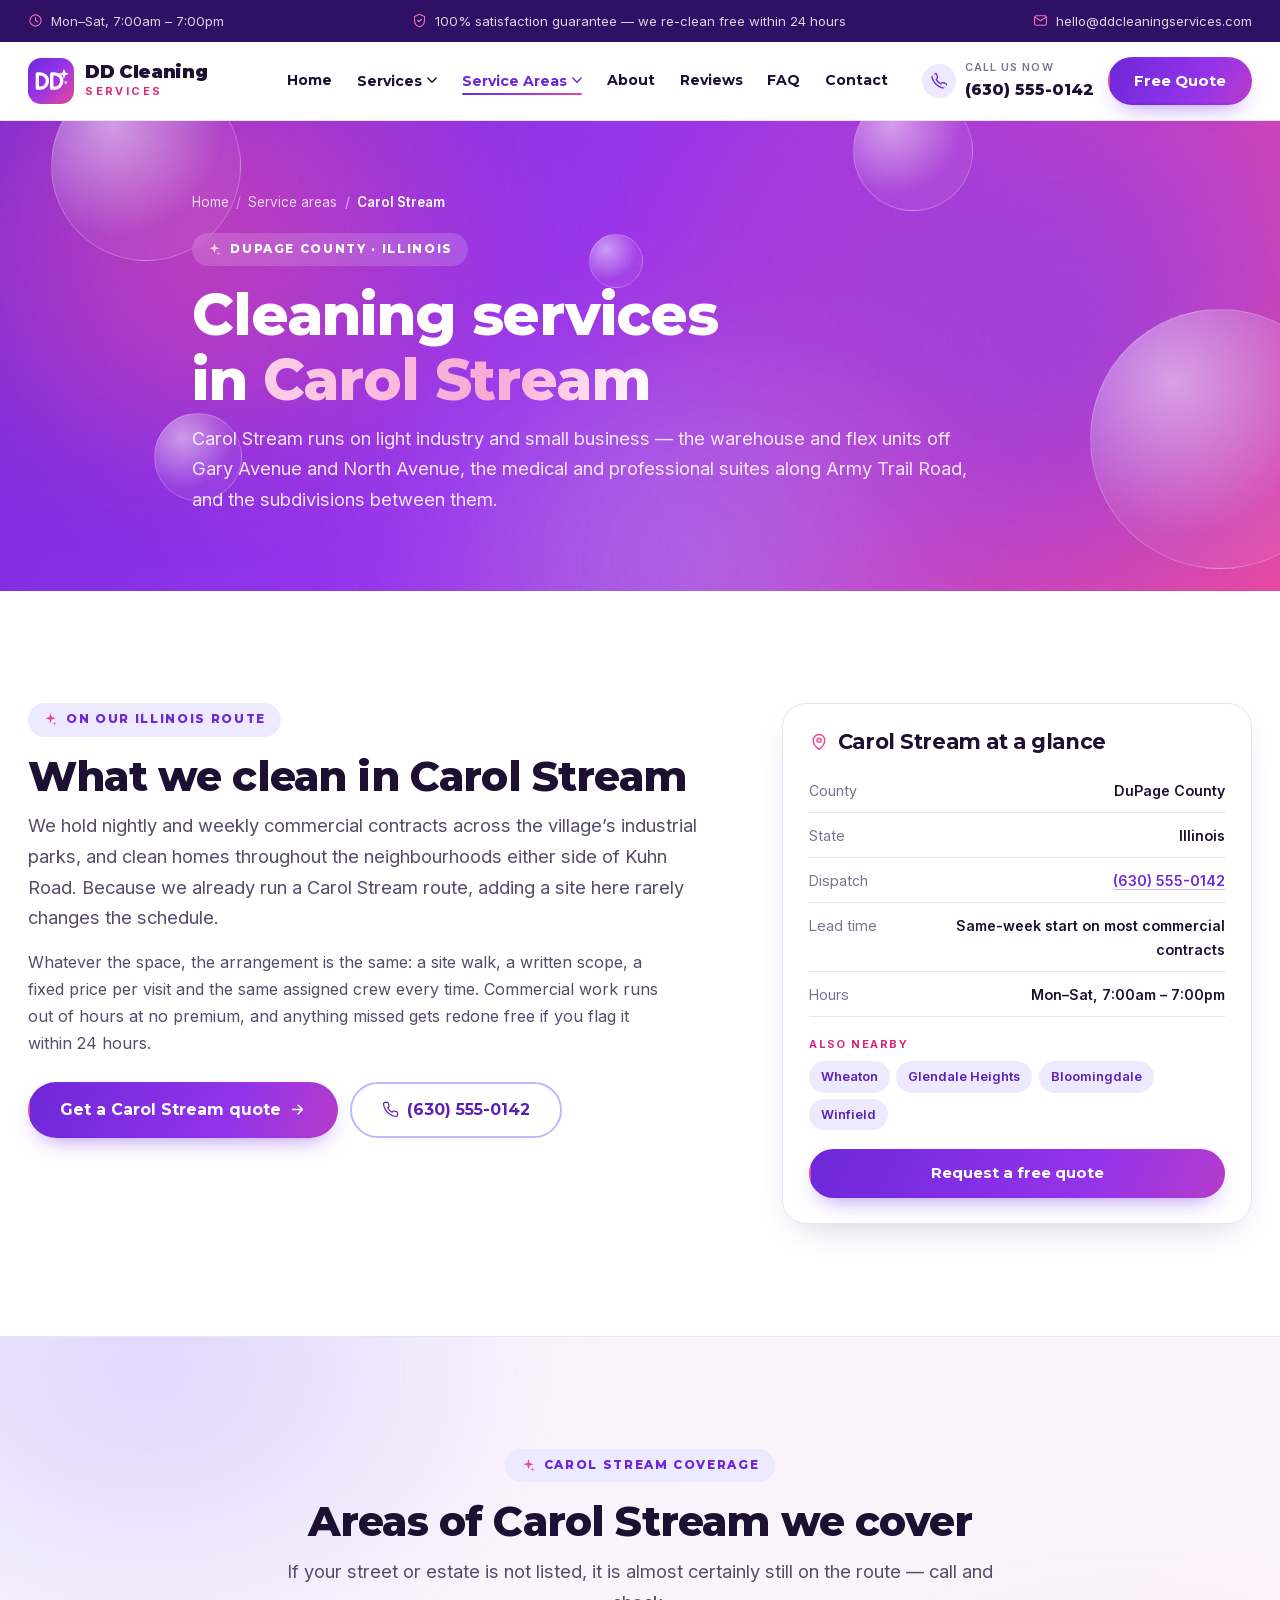
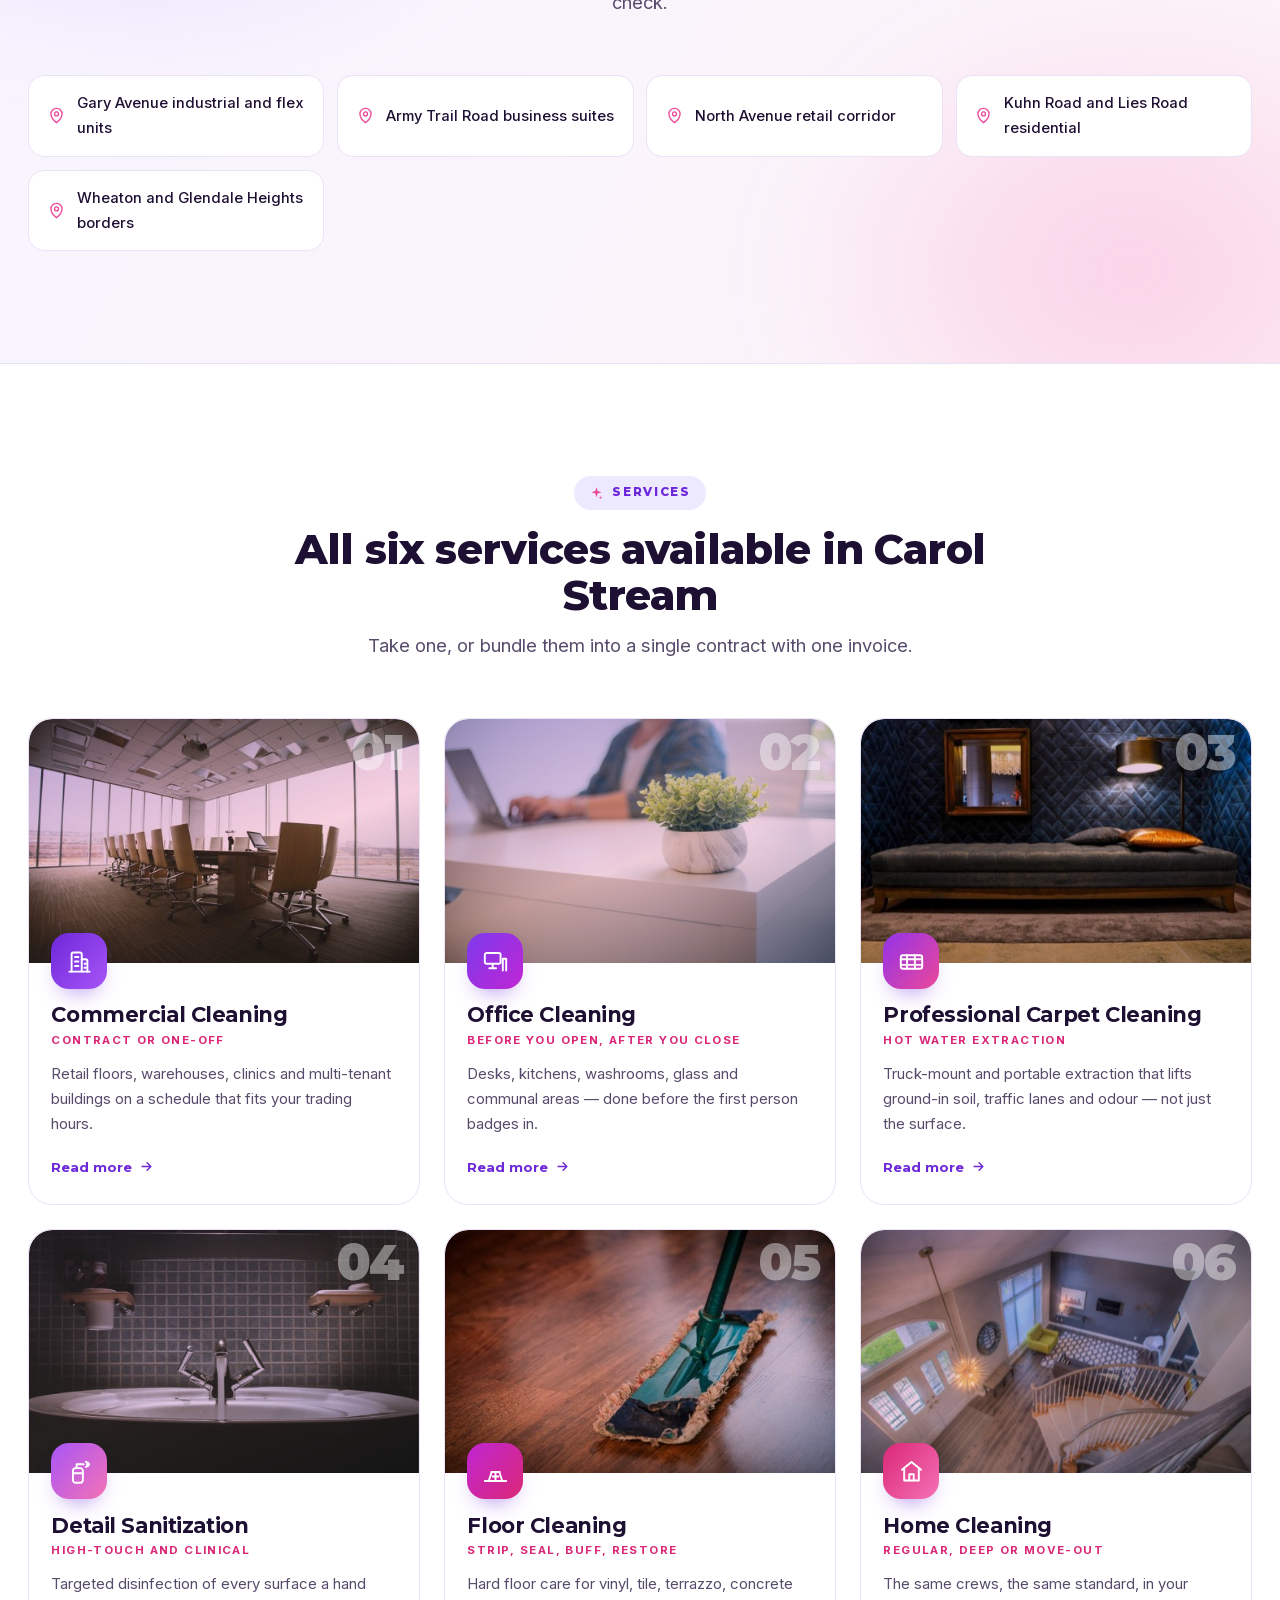
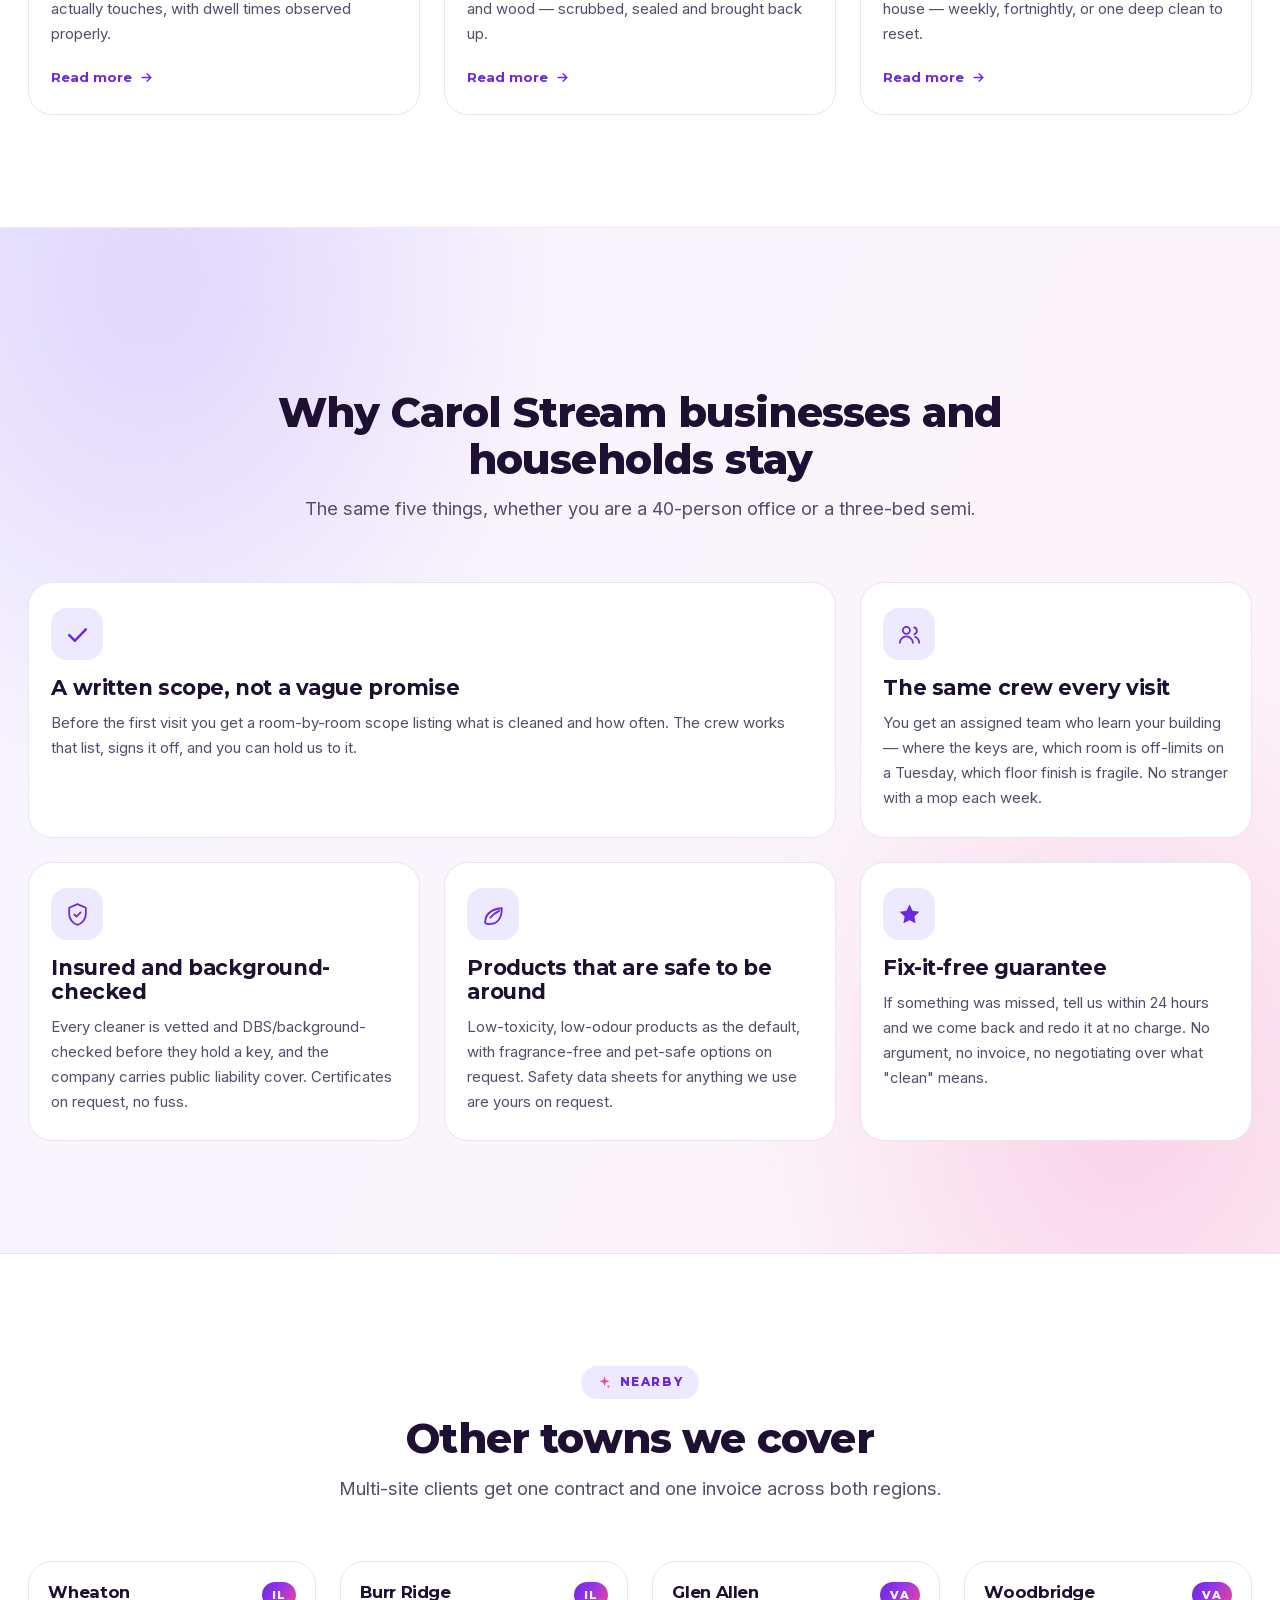
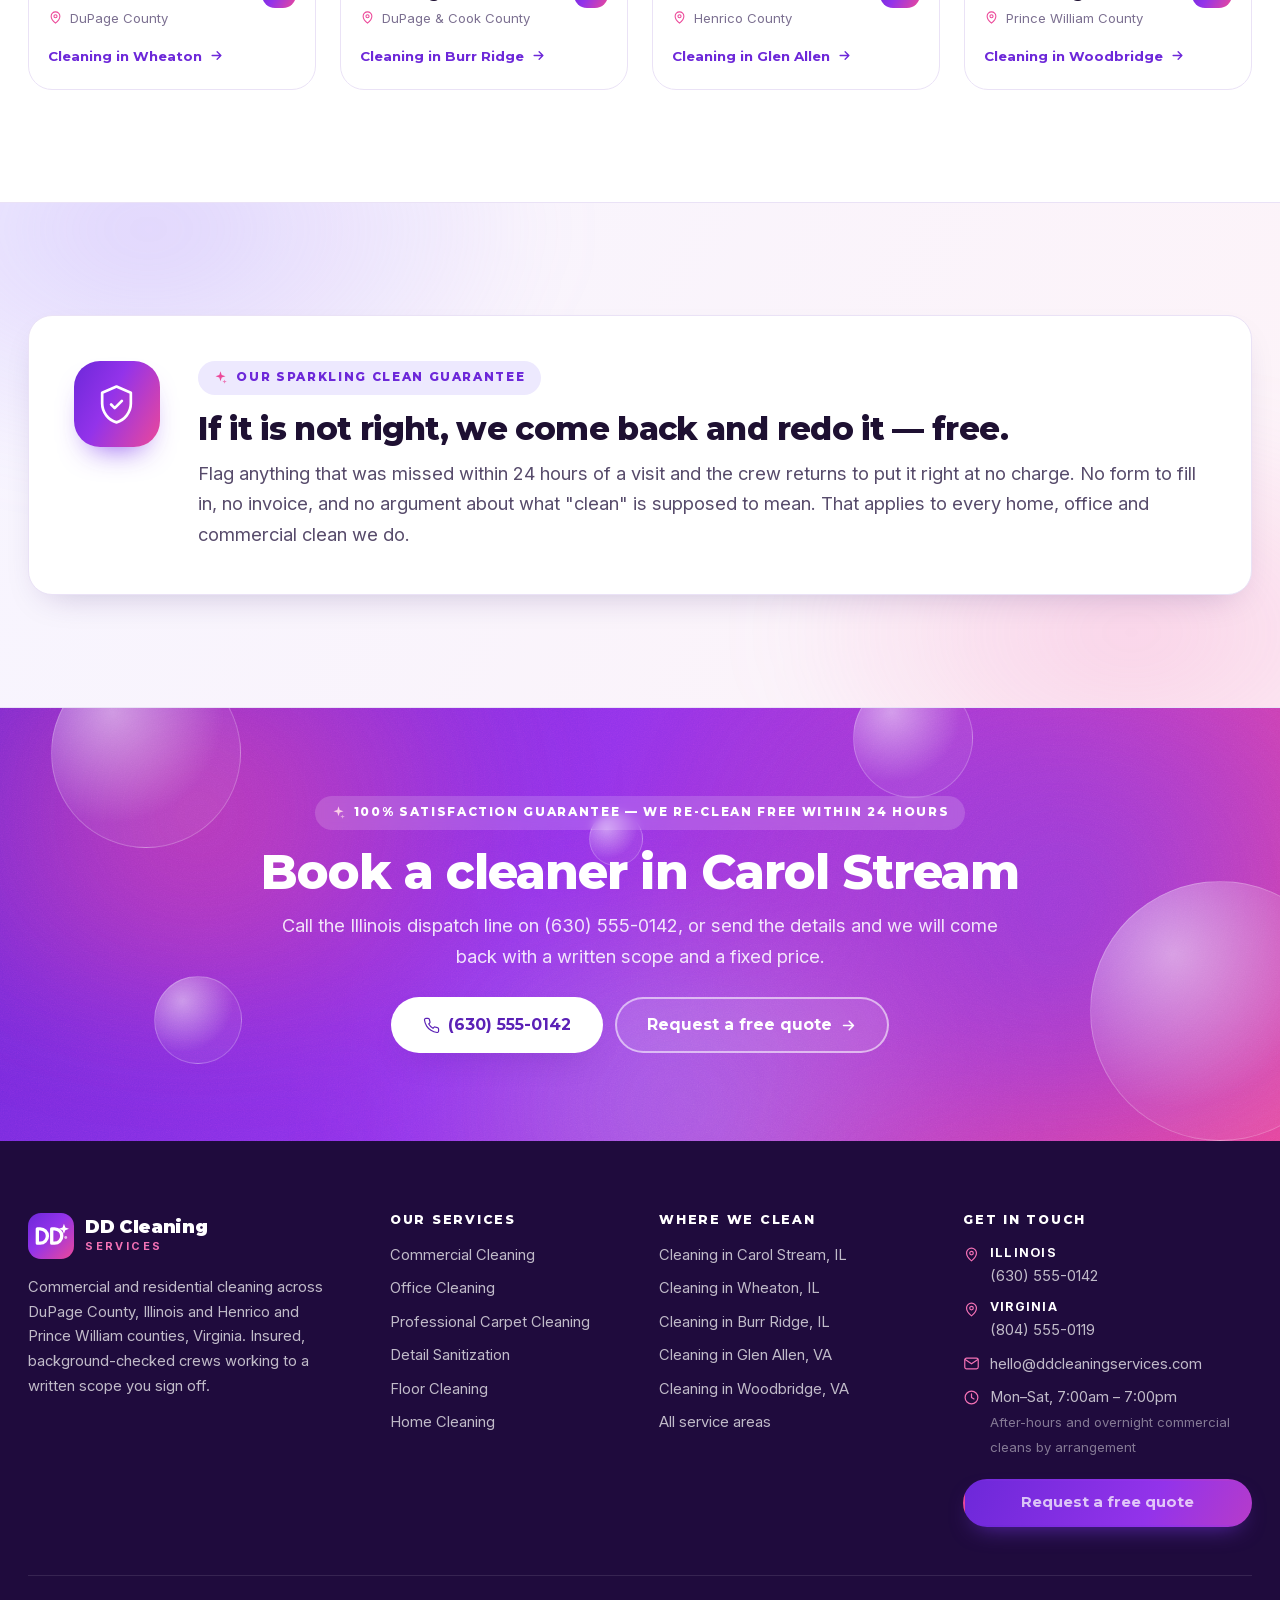
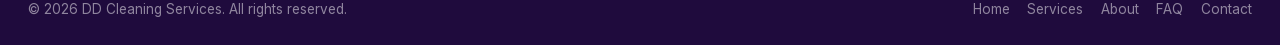
<file: areas/carol-stream.html>
<!DOCTYPE html>
<html lang="en-US">
<head>
<meta charset="utf-8">
<meta name="viewport" content="width=device-width, initial-scale=1">
<title>Cleaning Services in Carol Stream, IL | DD Cleaning Services</title>
<meta name="description" content="Commercial, office and home cleaning in Carol Stream, IL — carpet extraction, detail sanitization and hard floor care across DuPage County. Free quote, insured crews.">
<link rel="canonical" href="https://ddcleaningservices.com/areas/carol-stream.html">
<meta name="robots" content="index, follow, max-image-preview:large">
<meta name="theme-color" content="#6D28D9">
<meta name="geo.region" content="US-IL">
<meta name="geo.placename" content="Carol Stream, Illinois">
<meta property="og:type" content="website">
<meta property="og:site_name" content="DD Cleaning Services">
<meta property="og:title" content="Cleaning Services in Carol Stream, IL | DD Cleaning Services">
<meta property="og:description" content="Commercial, office and home cleaning in Carol Stream, IL — carpet extraction, detail sanitization and hard floor care across DuPage County. Free quote, insured crews.">
<meta property="og:url" content="https://ddcleaningservices.com/areas/carol-stream.html">
<meta property="og:image" content="https://ddcleaningservices.com/assets/img/brand/og-image.png">
<meta property="og:image:width" content="1200">
<meta property="og:image:height" content="630">
<meta property="og:locale" content="en_US">
<meta name="twitter:card" content="summary_large_image">
<meta name="twitter:title" content="Cleaning Services in Carol Stream, IL | DD Cleaning Services">
<meta name="twitter:description" content="Commercial, office and home cleaning in Carol Stream, IL — carpet extraction, detail sanitization and hard floor care across DuPage County. Free quote, insured crews.">
<meta name="twitter:image" content="https://ddcleaningservices.com/assets/img/brand/og-image.png">

<link rel="icon" href="../assets/img/brand/favicon.svg" type="image/svg+xml">
<link rel="icon" href="../assets/img/brand/favicon-64.png" sizes="64x64" type="image/png">
<link rel="apple-touch-icon" href="../assets/img/brand/apple-touch-icon.png">
<link rel="manifest" href="../site.webmanifest">

<link rel="preload" as="font" type="font/woff2" href="../assets/fonts/montserrat-latin-var.woff2" crossorigin>
<link rel="preload" as="font" type="font/woff2" href="../assets/fonts/inter-latin-var.woff2" crossorigin>
<link rel="stylesheet" href="../assets/css/main.css?v=b798b12c">
<script>document.documentElement.className+=' js';</script>
<script type="application/ld+json">
{
  "@context": "https://schema.org",
  "@graph": [
    {
      "@type": [
        "LocalBusiness",
        "CleaningService",
        "HomeAndConstructionBusiness"
      ],
      "@id": "https://ddcleaningservices.com/#business",
      "name": "DD Cleaning Services",
      "description": "Commercial and residential cleaning across Carol Stream, Wheaton and Burr Ridge in Illinois and Glen Allen and Woodbridge in Virginia. Office cleaning, carpet extraction, detail sanitization, hard floor care and home cleaning.",
      "url": "https://ddcleaningservices.com/",
      "telephone": "+1-630-555-0142",
      "email": "hello@ddcleaningservices.com",
      "image": "https://ddcleaningservices.com/assets/img/brand/og-image.png",
      "logo": "https://ddcleaningservices.com/assets/img/brand/logo.svg",
      "foundingDate": "2018",
      "priceRange": "$$",
      "currenciesAccepted": "USD",
      "openingHoursSpecification": [
        {
          "@type": "OpeningHoursSpecification",
          "dayOfWeek": [
            "Monday",
            "Tuesday",
            "Wednesday",
            "Thursday",
            "Friday",
            "Saturday"
          ],
          "opens": "07:00",
          "closes": "19:00"
        }
      ],
      "areaServed": [
        {
          "@type": "State",
          "name": "Illinois"
        },
        {
          "@type": "State",
          "name": "Virginia"
        },
        {
          "@type": "City",
          "name": "Carol Stream, IL"
        },
        {
          "@type": "City",
          "name": "Wheaton, IL"
        },
        {
          "@type": "City",
          "name": "Burr Ridge, IL"
        },
        {
          "@type": "City",
          "name": "Glen Allen, VA"
        },
        {
          "@type": "City",
          "name": "Woodbridge, VA"
        }
      ],
      "hasOfferCatalog": {
        "@type": "OfferCatalog",
        "name": "Cleaning services",
        "itemListElement": [
          {
            "@type": "Offer",
            "itemOffered": {
              "@type": "Service",
              "name": "Commercial Cleaning",
              "description": "Retail floors, warehouses, clinics and multi-tenant buildings on a schedule that fits your trading hours."
            }
          },
          {
            "@type": "Offer",
            "itemOffered": {
              "@type": "Service",
              "name": "Office Cleaning",
              "description": "Desks, kitchens, washrooms, glass and communal areas — done before the first person badges in."
            }
          },
          {
            "@type": "Offer",
            "itemOffered": {
              "@type": "Service",
              "name": "Professional Carpet Cleaning",
              "description": "Truck-mount and portable extraction that lifts ground-in soil, traffic lanes and odour — not just the surface."
            }
          },
          {
            "@type": "Offer",
            "itemOffered": {
              "@type": "Service",
              "name": "Detail Sanitization",
              "description": "Targeted disinfection of every surface a hand actually touches, with dwell times observed properly."
            }
          },
          {
            "@type": "Offer",
            "itemOffered": {
              "@type": "Service",
              "name": "Floor Cleaning",
              "description": "Hard floor care for vinyl, tile, terrazzo, concrete and wood — scrubbed, sealed and brought back up."
            }
          },
          {
            "@type": "Offer",
            "itemOffered": {
              "@type": "Service",
              "name": "Home Cleaning",
              "description": "The same crews, the same standard, in your house — weekly, fortnightly, or one deep clean to reset."
            }
          }
        ]
      }
    },
    {
      "@type": "BreadcrumbList",
      "itemListElement": [
        {
          "@type": "ListItem",
          "position": 1,
          "name": "Home",
          "item": "https://ddcleaningservices.com/"
        },
        {
          "@type": "ListItem",
          "position": 2,
          "name": "Service areas",
          "item": "https://ddcleaningservices.com/service-areas.html"
        },
        {
          "@type": "ListItem",
          "position": 3,
          "name": "Carol Stream",
          "item": "https://ddcleaningservices.com/areas/carol-stream.html"
        }
      ]
    },
    {
      "@type": "Service",
      "name": "Cleaning services in Carol Stream, IL",
      "description": "Carol Stream runs on light industry and small business — the warehouse and flex units off Gary Avenue and North Avenue, the medical and professional suites along Army Trail Road, and the subdivisions between them.",
      "serviceType": "Cleaning service",
      "provider": {
        "@id": "https://ddcleaningservices.com/#business"
      },
      "areaServed": {
        "@type": "City",
        "name": "Carol Stream",
        "containedInPlace": {
          "@type": "AdministrativeArea",
          "name": "DuPage County"
        }
      },
      "hasOfferCatalog": {
        "@type": "OfferCatalog",
        "name": "Cleaning services in Carol Stream",
        "itemListElement": [
          {
            "@type": "Offer",
            "itemOffered": {
              "@type": "Service",
              "name": "Commercial Cleaning in Carol Stream"
            }
          },
          {
            "@type": "Offer",
            "itemOffered": {
              "@type": "Service",
              "name": "Office Cleaning in Carol Stream"
            }
          },
          {
            "@type": "Offer",
            "itemOffered": {
              "@type": "Service",
              "name": "Professional Carpet Cleaning in Carol Stream"
            }
          },
          {
            "@type": "Offer",
            "itemOffered": {
              "@type": "Service",
              "name": "Detail Sanitization in Carol Stream"
            }
          },
          {
            "@type": "Offer",
            "itemOffered": {
              "@type": "Service",
              "name": "Floor Cleaning in Carol Stream"
            }
          },
          {
            "@type": "Offer",
            "itemOffered": {
              "@type": "Service",
              "name": "Home Cleaning in Carol Stream"
            }
          }
        ]
      }
    }
  ]
}
</script>
</head>
<body>
<a class="skip-link" href="#main">Skip to content</a>
<div class="topbar">
    <div class="wrap">
        <p class="topbar__item"><svg viewBox="0 0 24 24" fill="none" stroke="currentColor" stroke-width="1.7" stroke-linecap="round" stroke-linejoin="round" aria-hidden="true"><circle cx="12" cy="12" r="9"/><path d="M12 7v5l3.5 2"/></svg><span>Mon–Sat, 7:00am – 7:00pm</span></p>
        <p class="topbar__item topbar__item--hide"> <svg viewBox="0 0 24 24" fill="none" stroke="currentColor" stroke-width="1.7" stroke-linecap="round" stroke-linejoin="round" aria-hidden="true"><path d="M12 2l8 3.5v6c0 4.8-3.4 9.2-8 10.5-4.6-1.3-8-5.7-8-10.5v-6z"/><path d="M9 12l2 2 4-4"/></svg><span>100% satisfaction guarantee — we re-clean free within 24 hours</span></p>
        <a class="topbar__item" href="mailto:hello@ddcleaningservices.com"><svg viewBox="0 0 24 24" fill="none" stroke="currentColor" stroke-width="1.7" stroke-linecap="round" stroke-linejoin="round" aria-hidden="true"><rect x="2.5" y="4.5" width="19" height="15" rx="2.5"/><path d="M3 6.5l9 6 9-6"/></svg><span>hello@ddcleaningservices.com</span></a>
    </div>
</div>

<header class="site-header">
    <div class="wrap">
        <a class="brand" href="../index.html">
            <img src="../assets/img/brand/logo.svg" alt="" width="48" height="48" loading="eager">
            <span>
                <span class="brand__name">DD Cleaning</span>
                <span class="brand__tag">Services</span>
            </span>
        </a>

        <nav class="nav" id="site-nav" aria-label="Main">
            <a class="nav__link" href="../index.html">Home</a>

            <span class="nav__item">
                <button class="nav__link nav__toggle" type="button" aria-expanded="false" aria-haspopup="true">Services <svg viewBox="0 0 12 8" fill="none" stroke="currentColor" stroke-width="1.8" stroke-linecap="round" aria-hidden="true"><path d="M1 1l5 5 5-5"/></svg></button>
                <span class="nav__panel nav__panel--wide">
                    <a href="../services.html"><span class="nav__ico"><svg viewBox="0 0 24 24" fill="currentColor" aria-hidden="true"><path d="M12 2l1.9 6.1L20 10l-6.1 1.9L12 18l-1.9-6.1L4 10l6.1-1.9z"/><path d="M18.5 15l.8 2.6 2.7.9-2.7.9-.8 2.6-.8-2.6-2.7-.9 2.7-.9z" opacity=".7"/></svg></span><span>All services<span>Everything we do</span></span></a>
                    <a href="../services.html#commercial-cleaning"><span class="nav__ico"><svg viewBox="0 0 24 24" fill="none" stroke="currentColor" stroke-width="1.7" stroke-linecap="round" stroke-linejoin="round" aria-hidden="true"><path d="M3 21h18"/><path d="M5 21V5.5A1.5 1.5 0 0 1 6.5 4h6A1.5 1.5 0 0 1 14 5.5V21"/><path d="M14 10h3.5A1.5 1.5 0 0 1 19 11.5V21"/><path d="M8 8h3M8 12h3M8 16h3M16.5 14h1M16.5 17.5h1"/></svg></span><span>Commercial Cleaning<span>Contract or one-off</span></span></a>
                    <a href="../services.html#office-cleaning"><span class="nav__ico"><svg viewBox="0 0 24 24" fill="none" stroke="currentColor" stroke-width="1.7" stroke-linecap="round" stroke-linejoin="round" aria-hidden="true"><rect x="2.5" y="4.5" width="14" height="9.5" rx="1.6"/><path d="M6.5 18h6M9.5 14v4"/><path d="M18.5 20V9.5h3V20"/></svg></span><span>Office Cleaning<span>Before you open, after you close</span></span></a>
                    <a href="../services.html#carpet-cleaning"><span class="nav__ico"><svg viewBox="0 0 24 24" fill="none" stroke="currentColor" stroke-width="1.7" stroke-linecap="round" stroke-linejoin="round" aria-hidden="true"><rect x="2.5" y="6.5" width="19" height="12" rx="2"/><path d="M2.5 10h19M2.5 15h19"/><path d="M8 6.5v12M15 6.5v12"/></svg></span><span>Professional Carpet Cleaning<span>Hot water extraction</span></span></a>
                    <a href="../services.html#detail-sanitization"><span class="nav__ico"><svg viewBox="0 0 24 24" fill="none" stroke="currentColor" stroke-width="1.7" stroke-linecap="round" stroke-linejoin="round" aria-hidden="true"><path d="M8.5 9h4.2A2.3 2.3 0 0 1 15 11.3v8.4a2.3 2.3 0 0 1-2.3 2.3H8.5a2.3 2.3 0 0 1-2.3-2.3v-8.4A2.3 2.3 0 0 1 8.5 9z"/><path d="M9.4 9V5.6h3.1"/><path d="M12.5 5.6h3.2"/><path d="M17.6 3.4l2.1.9M17.6 7.8l2.1-.9M18.6 5.6h2.1"/><path d="M6.2 13.6h8.8"/></svg></span><span>Detail Sanitization<span>High-touch and clinical</span></span></a>
                    <a href="../services.html#floor-cleaning"><span class="nav__ico"><svg viewBox="0 0 24 24" fill="none" stroke="currentColor" stroke-width="1.7" stroke-linecap="round" stroke-linejoin="round" aria-hidden="true"><path d="M2.5 20.5h19"/><path d="M6 20.5l2.6-8M18 20.5l-2.6-8M12 20.5v-8"/><path d="M8.3 12.5h7.4"/><path d="M9.4 16.5h5.2"/></svg></span><span>Floor Cleaning<span>Strip, seal, buff, restore</span></span></a>
                    <a href="../services.html#home-cleaning"><span class="nav__ico"><svg viewBox="0 0 24 24" fill="none" stroke="currentColor" stroke-width="1.7" stroke-linecap="round" stroke-linejoin="round" aria-hidden="true"><path d="M3.5 10.5L12 3.5l8.5 7"/><path d="M5.5 9.8V20h13V9.8"/><path d="M10 20v-5.5h4V20"/></svg></span><span>Home Cleaning<span>Regular, deep or move-out</span></span></a>
                </span>
            </span>

            <span class="nav__item is-current">
                <button class="nav__link nav__toggle" type="button" aria-expanded="false" aria-haspopup="true" aria-current="page">Service Areas <svg viewBox="0 0 12 8" fill="none" stroke="currentColor" stroke-width="1.8" stroke-linecap="round" aria-hidden="true"><path d="M1 1l5 5 5-5"/></svg></button>
                <span class="nav__panel nav__panel--cols">
                    <div class="nav__group"><p class="nav__group-title">Illinois</p>
                        <a href="../areas/carol-stream.html"><span>Carol Stream<span>DuPage County</span></span></a>
                        <a href="../areas/wheaton.html"><span>Wheaton<span>DuPage County</span></span></a>
                        <a href="../areas/burr-ridge.html"><span>Burr Ridge<span>DuPage &amp; Cook County</span></span></a></div>
                    <div class="nav__group"><p class="nav__group-title">Virginia</p>
                        <a href="../areas/glen-allen.html"><span>Glen Allen<span>Henrico County</span></span></a>
                        <a href="../areas/woodbridge.html"><span>Woodbridge<span>Prince William County</span></span></a></div>
                    <div class="nav__group nav__group--all">
                        <a href="../service-areas.html"><span>All areas<span>Illinois &amp; Virginia</span></span></a>
                    </div>
                </span>
            </span>

            <a class="nav__link" href="../about.html">About</a>
            <a class="nav__link" href="../reviews.html">Reviews</a>
            <a class="nav__link" href="../faq.html">FAQ</a>
            <a class="nav__link" href="../contact.html">Contact</a>
        </nav>

        <div class="header-cta">
            <a class="header-phone" href="tel:+16305550142" data-cta="header-call">
                <svg viewBox="0 0 24 24" fill="none" stroke="currentColor" stroke-width="1.7" stroke-linecap="round" stroke-linejoin="round" aria-hidden="true"><path d="M22 16.9v3a2 2 0 0 1-2.2 2 19.8 19.8 0 0 1-8.6-3.1 19.5 19.5 0 0 1-6-6A19.8 19.8 0 0 1 2.1 4.2 2 2 0 0 1 4.1 2h3a2 2 0 0 1 2 1.7c.1 1 .4 1.9.7 2.8a2 2 0 0 1-.5 2.1L8.1 9.9a16 16 0 0 0 6 6l1.3-1.3a2 2 0 0 1 2.1-.4c.9.3 1.8.6 2.8.7a2 2 0 0 1 1.7 2z"/></svg>
                <span><span>Call us now</span><strong>(630) 555-0142</strong></span>
            </a>
            <a class="btn btn--grad" href="../contact.html" data-cta="header-quote">Free Quote</a>
            <button class="nav-toggle" type="button" aria-expanded="false" aria-controls="site-nav" aria-label="Menu">
                <span></span>
            </button>
        </div>
    </div>
</header>

<div class="call-bar">
    <a class="btn btn--grad" href="tel:+16305550142" data-cta="mobile-call"><svg viewBox="0 0 24 24" fill="none" stroke="currentColor" stroke-width="1.7" stroke-linecap="round" stroke-linejoin="round" aria-hidden="true"><path d="M22 16.9v3a2 2 0 0 1-2.2 2 19.8 19.8 0 0 1-8.6-3.1 19.5 19.5 0 0 1-6-6A19.8 19.8 0 0 1 2.1 4.2 2 2 0 0 1 4.1 2h3a2 2 0 0 1 2 1.7c.1 1 .4 1.9.7 2.8a2 2 0 0 1-.5 2.1L8.1 9.9a16 16 0 0 0 6 6l1.3-1.3a2 2 0 0 1 2.1-.4c.9.3 1.8.6 2.8.7a2 2 0 0 1 1.7 2z"/></svg> Call Now</a>
    <a class="btn btn--ghost" href="../contact.html" data-cta="mobile-quote">Free Quote <svg viewBox="0 0 24 24" fill="none" stroke="currentColor" stroke-width="2.2" stroke-linecap="round" stroke-linejoin="round" aria-hidden="true"><path d="M5 12h14M13 6l6 6-6 6"/></svg></a>
</div>

<main id="main">

<section class="page-hero">
    <span class="aurora" aria-hidden="true"><i></i><i></i><i></i></span>
    <span class="grain" aria-hidden="true"></span>
    <span class="bubbles" aria-hidden="true"><i></i><i></i><i></i><i></i><i></i></span>
    <div class="wrap">
        <nav class="crumbs" aria-label="Breadcrumb"><ol>
            <li><a href="../index.html">Home</a></li>
            <li><a href="../service-areas.html">Service areas</a></li>
            <li aria-current="page">Carol Stream</li>
        </ol></nav>
        <p class="eyebrow eyebrow--light"><svg viewBox="0 0 24 24" fill="currentColor" aria-hidden="true"><path d="M12 2l1.9 6.1L20 10l-6.1 1.9L12 18l-1.9-6.1L4 10l6.1-1.9z"/><path d="M18.5 15l.8 2.6 2.7.9-2.7.9-.8 2.6-.8-2.6-2.7-.9 2.7-.9z" opacity=".7"/></svg> DuPage County · Illinois</p>
        <h1>Cleaning services in <em>Carol Stream</em></h1>
        <p class="lede">Carol Stream runs on light industry and small business — the warehouse and flex units off Gary Avenue and North Avenue, the medical and professional suites along Army Trail Road, and the subdivisions between them.</p>
    </div>
</section>

<section class="section">
    <div class="wrap">
        <div class="intro">
            <div class="intro__text">
                <p class="eyebrow" data-reveal><svg viewBox="0 0 24 24" fill="currentColor" aria-hidden="true"><path d="M12 2l1.9 6.1L20 10l-6.1 1.9L12 18l-1.9-6.1L4 10l6.1-1.9z"/><path d="M18.5 15l.8 2.6 2.7.9-2.7.9-.8 2.6-.8-2.6-2.7-.9 2.7-.9z" opacity=".7"/></svg> On our Illinois route</p>
                <h2 data-reveal>What we clean in Carol Stream</h2>
                <p class="lede" data-reveal>We hold nightly and weekly commercial contracts across the village’s industrial parks, and clean homes throughout the neighbourhoods either side of Kuhn Road. Because we already run a Carol Stream route, adding a site here rarely changes the schedule.</p>
                <p data-reveal>Whatever the space, the arrangement is the same: a site walk, a written scope, a fixed
                price per visit and the same assigned crew every time. Commercial work runs out of hours at no premium,
                and anything missed gets redone free if you flag it within 24 hours.</p>
                <div class="btn-row" data-reveal>
                    <a class="btn btn--grad btn--lg" href="../contact.html">Get a Carol Stream quote <svg viewBox="0 0 24 24" fill="none" stroke="currentColor" stroke-width="2.2" stroke-linecap="round" stroke-linejoin="round" aria-hidden="true"><path d="M5 12h14M13 6l6 6-6 6"/></svg></a>
                    <a class="btn btn--ghost btn--lg" href="tel:+16305550142"><svg viewBox="0 0 24 24" fill="none" stroke="currentColor" stroke-width="1.7" stroke-linecap="round" stroke-linejoin="round" aria-hidden="true"><path d="M22 16.9v3a2 2 0 0 1-2.2 2 19.8 19.8 0 0 1-8.6-3.1 19.5 19.5 0 0 1-6-6A19.8 19.8 0 0 1 2.1 4.2 2 2 0 0 1 4.1 2h3a2 2 0 0 1 2 1.7c.1 1 .4 1.9.7 2.8a2 2 0 0 1-.5 2.1L8.1 9.9a16 16 0 0 0 6 6l1.3-1.3a2 2 0 0 1 2.1-.4c.9.3 1.8.6 2.8.7a2 2 0 0 1 1.7 2z"/></svg> (630) 555-0142</a>
                </div>
            </div>
            <div class="fact-card" data-reveal>
                <h3><svg viewBox="0 0 24 24" fill="none" stroke="currentColor" stroke-width="1.7" stroke-linecap="round" stroke-linejoin="round" aria-hidden="true"><path d="M12 21s7-5.4 7-11a7 7 0 1 0-14 0c0 5.6 7 11 7 11z"/><circle cx="12" cy="10" r="2.5"/></svg> Carol Stream at a glance</h3>
                <dl>
                    <div><dt>County</dt><dd>DuPage County</dd></div>
                    <div><dt>State</dt><dd>Illinois</dd></div>
                    <div><dt>Dispatch</dt><dd><a href="tel:+16305550142">(630) 555-0142</a></dd></div>
                    <div><dt>Lead time</dt><dd>Same-week start on most commercial contracts</dd></div>
                    <div><dt>Hours</dt><dd>Mon–Sat, 7:00am – 7:00pm</dd></div>
                </dl>
                <p class="fact-card__label">Also nearby</p>
                <p class="chips"><span>Wheaton</span><span>Glendale Heights</span><span>Bloomingdale</span><span>Winfield</span></p>
                <a class="btn btn--grad btn--block" href="../contact.html">Request a free quote</a>
            </div>
        </div>
    </div>
</section>

<section class="section section--tint">
    <div class="wrap">
        <div class="section-head">
        <p class="eyebrow" data-reveal><svg viewBox="0 0 24 24" fill="currentColor" aria-hidden="true"><path d="M12 2l1.9 6.1L20 10l-6.1 1.9L12 18l-1.9-6.1L4 10l6.1-1.9z"/><path d="M18.5 15l.8 2.6 2.7.9-2.7.9-.8 2.6-.8-2.6-2.7-.9 2.7-.9z" opacity=".7"/></svg> Carol Stream coverage</p>
        <h2 data-reveal>Areas of Carol Stream we cover</h2>
        <p class="lede" data-reveal>If your street or estate is not listed, it is almost certainly still on the route — call and check.</p>
    </div>
        <ul class="chip-grid" data-reveal>
            <li><svg viewBox="0 0 24 24" fill="none" stroke="currentColor" stroke-width="1.7" stroke-linecap="round" stroke-linejoin="round" aria-hidden="true"><path d="M12 21s7-5.4 7-11a7 7 0 1 0-14 0c0 5.6 7 11 7 11z"/><circle cx="12" cy="10" r="2.5"/></svg><span>Gary Avenue industrial and flex units</span></li>
            <li><svg viewBox="0 0 24 24" fill="none" stroke="currentColor" stroke-width="1.7" stroke-linecap="round" stroke-linejoin="round" aria-hidden="true"><path d="M12 21s7-5.4 7-11a7 7 0 1 0-14 0c0 5.6 7 11 7 11z"/><circle cx="12" cy="10" r="2.5"/></svg><span>Army Trail Road business suites</span></li>
            <li><svg viewBox="0 0 24 24" fill="none" stroke="currentColor" stroke-width="1.7" stroke-linecap="round" stroke-linejoin="round" aria-hidden="true"><path d="M12 21s7-5.4 7-11a7 7 0 1 0-14 0c0 5.6 7 11 7 11z"/><circle cx="12" cy="10" r="2.5"/></svg><span>North Avenue retail corridor</span></li>
            <li><svg viewBox="0 0 24 24" fill="none" stroke="currentColor" stroke-width="1.7" stroke-linecap="round" stroke-linejoin="round" aria-hidden="true"><path d="M12 21s7-5.4 7-11a7 7 0 1 0-14 0c0 5.6 7 11 7 11z"/><circle cx="12" cy="10" r="2.5"/></svg><span>Kuhn Road and Lies Road residential</span></li>
            <li><svg viewBox="0 0 24 24" fill="none" stroke="currentColor" stroke-width="1.7" stroke-linecap="round" stroke-linejoin="round" aria-hidden="true"><path d="M12 21s7-5.4 7-11a7 7 0 1 0-14 0c0 5.6 7 11 7 11z"/><circle cx="12" cy="10" r="2.5"/></svg><span>Wheaton and Glendale Heights borders</span></li>
        </ul>
    </div>
</section>

<section class="section">
    <div class="wrap">
        <div class="section-head">
        <p class="eyebrow" data-reveal><svg viewBox="0 0 24 24" fill="currentColor" aria-hidden="true"><path d="M12 2l1.9 6.1L20 10l-6.1 1.9L12 18l-1.9-6.1L4 10l6.1-1.9z"/><path d="M18.5 15l.8 2.6 2.7.9-2.7.9-.8 2.6-.8-2.6-2.7-.9 2.7-.9z" opacity=".7"/></svg> Services</p>
        <h2 data-reveal>All six services available in Carol Stream</h2>
        <p class="lede" data-reveal>Take one, or bundle them into a single contract with one invoice.</p>
    </div>
        <div class="card-grid">
        <article class="s-card s-card--a s-card--photo" data-reveal>
            <span class="s-card__media">
                <img src="../assets/img/work/commercial-cleaning.jpg" srcset="../assets/img/work/commercial-cleaning-480.jpg 480w, ../assets/img/work/commercial-cleaning.jpg 960w"
                     sizes="(max-width: 600px) 92vw, (max-width: 1000px) 46vw, 31vw"
                     alt="A modern boardroom with glass walls and carpet tiles, cleaned and ready for the day" loading="lazy" decoding="async" width="960" height="640">
                <span class="s-card__tint"></span>
                <span class="s-card__num">01</span>
            </span>
            <span class="s-card__icon"><svg viewBox="0 0 24 24" fill="none" stroke="currentColor" stroke-width="1.7" stroke-linecap="round" stroke-linejoin="round" aria-hidden="true"><path d="M3 21h18"/><path d="M5 21V5.5A1.5 1.5 0 0 1 6.5 4h6A1.5 1.5 0 0 1 14 5.5V21"/><path d="M14 10h3.5A1.5 1.5 0 0 1 19 11.5V21"/><path d="M8 8h3M8 12h3M8 16h3M16.5 14h1M16.5 17.5h1"/></svg></span>
            <div class="s-card__body">
                <h3><a href="../services.html#commercial-cleaning">Commercial Cleaning</a></h3>
                <p class="s-card__kicker">Contract or one-off</p>
                <p>Retail floors, warehouses, clinics and multi-tenant buildings on a schedule that fits your trading hours.</p>
                <span class="s-card__more">Read more <svg viewBox="0 0 24 24" fill="none" stroke="currentColor" stroke-width="2.2" stroke-linecap="round" stroke-linejoin="round" aria-hidden="true"><path d="M5 12h14M13 6l6 6-6 6"/></svg></span>
            </div>
        </article>
        <article class="s-card s-card--b s-card--photo" data-reveal>
            <span class="s-card__media">
                <img src="../assets/img/work/office-cleaning.jpg" srcset="../assets/img/work/office-cleaning-480.jpg 480w, ../assets/img/work/office-cleaning.jpg 960w"
                     sizes="(max-width: 600px) 92vw, (max-width: 1000px) 46vw, 31vw"
                     alt="A bright, uncluttered office desk with a plant, wiped down before the team arrives" loading="lazy" decoding="async" width="960" height="640">
                <span class="s-card__tint"></span>
                <span class="s-card__num">02</span>
            </span>
            <span class="s-card__icon"><svg viewBox="0 0 24 24" fill="none" stroke="currentColor" stroke-width="1.7" stroke-linecap="round" stroke-linejoin="round" aria-hidden="true"><rect x="2.5" y="4.5" width="14" height="9.5" rx="1.6"/><path d="M6.5 18h6M9.5 14v4"/><path d="M18.5 20V9.5h3V20"/></svg></span>
            <div class="s-card__body">
                <h3><a href="../services.html#office-cleaning">Office Cleaning</a></h3>
                <p class="s-card__kicker">Before you open, after you close</p>
                <p>Desks, kitchens, washrooms, glass and communal areas — done before the first person badges in.</p>
                <span class="s-card__more">Read more <svg viewBox="0 0 24 24" fill="none" stroke="currentColor" stroke-width="2.2" stroke-linecap="round" stroke-linejoin="round" aria-hidden="true"><path d="M5 12h14M13 6l6 6-6 6"/></svg></span>
            </div>
        </article>
        <article class="s-card s-card--c s-card--photo" data-reveal>
            <span class="s-card__media">
                <img src="../assets/img/work/carpet-cleaning.jpg" srcset="../assets/img/work/carpet-cleaning-480.jpg 480w, ../assets/img/work/carpet-cleaning.jpg 960w"
                     sizes="(max-width: 600px) 92vw, (max-width: 1000px) 46vw, 31vw"
                     alt="A plush carpet and upholstered bench in a hotel lounge, freshly extracted" loading="lazy" decoding="async" width="960" height="640">
                <span class="s-card__tint"></span>
                <span class="s-card__num">03</span>
            </span>
            <span class="s-card__icon"><svg viewBox="0 0 24 24" fill="none" stroke="currentColor" stroke-width="1.7" stroke-linecap="round" stroke-linejoin="round" aria-hidden="true"><rect x="2.5" y="6.5" width="19" height="12" rx="2"/><path d="M2.5 10h19M2.5 15h19"/><path d="M8 6.5v12M15 6.5v12"/></svg></span>
            <div class="s-card__body">
                <h3><a href="../services.html#carpet-cleaning">Professional Carpet Cleaning</a></h3>
                <p class="s-card__kicker">Hot water extraction</p>
                <p>Truck-mount and portable extraction that lifts ground-in soil, traffic lanes and odour — not just the surface.</p>
                <span class="s-card__more">Read more <svg viewBox="0 0 24 24" fill="none" stroke="currentColor" stroke-width="2.2" stroke-linecap="round" stroke-linejoin="round" aria-hidden="true"><path d="M5 12h14M13 6l6 6-6 6"/></svg></span>
            </div>
        </article>
        <article class="s-card s-card--d s-card--photo" data-reveal>
            <span class="s-card__media">
                <img src="../assets/img/work/detail-sanitization.jpg" srcset="../assets/img/work/detail-sanitization-480.jpg 480w, ../assets/img/work/detail-sanitization.jpg 960w"
                     sizes="(max-width: 600px) 92vw, (max-width: 1000px) 46vw, 31vw"
                     alt="A washroom basin and taps — the high-touch fittings a sanitization pass targets" loading="lazy" decoding="async" width="960" height="640">
                <span class="s-card__tint"></span>
                <span class="s-card__num">04</span>
            </span>
            <span class="s-card__icon"><svg viewBox="0 0 24 24" fill="none" stroke="currentColor" stroke-width="1.7" stroke-linecap="round" stroke-linejoin="round" aria-hidden="true"><path d="M8.5 9h4.2A2.3 2.3 0 0 1 15 11.3v8.4a2.3 2.3 0 0 1-2.3 2.3H8.5a2.3 2.3 0 0 1-2.3-2.3v-8.4A2.3 2.3 0 0 1 8.5 9z"/><path d="M9.4 9V5.6h3.1"/><path d="M12.5 5.6h3.2"/><path d="M17.6 3.4l2.1.9M17.6 7.8l2.1-.9M18.6 5.6h2.1"/><path d="M6.2 13.6h8.8"/></svg></span>
            <div class="s-card__body">
                <h3><a href="../services.html#detail-sanitization">Detail Sanitization</a></h3>
                <p class="s-card__kicker">High-touch and clinical</p>
                <p>Targeted disinfection of every surface a hand actually touches, with dwell times observed properly.</p>
                <span class="s-card__more">Read more <svg viewBox="0 0 24 24" fill="none" stroke="currentColor" stroke-width="2.2" stroke-linecap="round" stroke-linejoin="round" aria-hidden="true"><path d="M5 12h14M13 6l6 6-6 6"/></svg></span>
            </div>
        </article>
        <article class="s-card s-card--e s-card--photo" data-reveal>
            <span class="s-card__media">
                <img src="../assets/img/work/floor-cleaning.jpg" srcset="../assets/img/work/floor-cleaning-480.jpg 480w, ../assets/img/work/floor-cleaning.jpg 960w"
                     sizes="(max-width: 600px) 92vw, (max-width: 1000px) 46vw, 31vw"
                     alt="A flat mop on polished hardwood, part-way through a floor clean" loading="lazy" decoding="async" width="960" height="640">
                <span class="s-card__tint"></span>
                <span class="s-card__num">05</span>
            </span>
            <span class="s-card__icon"><svg viewBox="0 0 24 24" fill="none" stroke="currentColor" stroke-width="1.7" stroke-linecap="round" stroke-linejoin="round" aria-hidden="true"><path d="M2.5 20.5h19"/><path d="M6 20.5l2.6-8M18 20.5l-2.6-8M12 20.5v-8"/><path d="M8.3 12.5h7.4"/><path d="M9.4 16.5h5.2"/></svg></span>
            <div class="s-card__body">
                <h3><a href="../services.html#floor-cleaning">Floor Cleaning</a></h3>
                <p class="s-card__kicker">Strip, seal, buff, restore</p>
                <p>Hard floor care for vinyl, tile, terrazzo, concrete and wood — scrubbed, sealed and brought back up.</p>
                <span class="s-card__more">Read more <svg viewBox="0 0 24 24" fill="none" stroke="currentColor" stroke-width="2.2" stroke-linecap="round" stroke-linejoin="round" aria-hidden="true"><path d="M5 12h14M13 6l6 6-6 6"/></svg></span>
            </div>
        </article>
        <article class="s-card s-card--f s-card--photo" data-reveal>
            <span class="s-card__media">
                <img src="../assets/img/work/home-cleaning.jpg" srcset="../assets/img/work/home-cleaning-480.jpg 480w, ../assets/img/work/home-cleaning.jpg 960w"
                     sizes="(max-width: 600px) 92vw, (max-width: 1000px) 46vw, 31vw"
                     alt="A tidy, light-filled family living space seen from the landing above" loading="lazy" decoding="async" width="960" height="640">
                <span class="s-card__tint"></span>
                <span class="s-card__num">06</span>
            </span>
            <span class="s-card__icon"><svg viewBox="0 0 24 24" fill="none" stroke="currentColor" stroke-width="1.7" stroke-linecap="round" stroke-linejoin="round" aria-hidden="true"><path d="M3.5 10.5L12 3.5l8.5 7"/><path d="M5.5 9.8V20h13V9.8"/><path d="M10 20v-5.5h4V20"/></svg></span>
            <div class="s-card__body">
                <h3><a href="../services.html#home-cleaning">Home Cleaning</a></h3>
                <p class="s-card__kicker">Regular, deep or move-out</p>
                <p>The same crews, the same standard, in your house — weekly, fortnightly, or one deep clean to reset.</p>
                <span class="s-card__more">Read more <svg viewBox="0 0 24 24" fill="none" stroke="currentColor" stroke-width="2.2" stroke-linecap="round" stroke-linejoin="round" aria-hidden="true"><path d="M5 12h14M13 6l6 6-6 6"/></svg></span>
            </div>
        </article>
    </div>
    </div>
</section>

<section class="section section--tint">
    <div class="wrap">
        <div class="section-head">
        <p class="eyebrow" data-reveal><svg viewBox="0 0 24 24" fill="currentColor" aria-hidden="true"><path d="M12 2l1.9 6.1L20 10l-6.1 1.9L12 18l-1.9-6.1L4 10l6.1-1.9z"/><path d="M18.5 15l.8 2.6 2.7.9-2.7.9-.8 2.6-.8-2.6-2.7-.9 2.7-.9z" opacity=".7"/></svg> Why us</p>
        <h2 data-reveal>Why Carol Stream businesses and households stay</h2>
        <p class="lede" data-reveal>The same five things, whether you are a 40-person office or a three-bed semi.</p>
    </div>
        <div class="reason-grid">
        <article class="reason" data-reveal>
            <span class="reason__icon"><svg viewBox="0 0 24 24" fill="none" stroke="currentColor" stroke-width="2.4" stroke-linecap="round" stroke-linejoin="round" aria-hidden="true"><path d="M4 12.5l5.5 5.5L20 7"/></svg></span>
            <h3>A written scope, not a vague promise</h3>
            <p>Before the first visit you get a room-by-room scope listing what is cleaned and how often. The crew works that list, signs it off, and you can hold us to it.</p>
        </article>
        <article class="reason" data-reveal>
            <span class="reason__icon"><svg viewBox="0 0 24 24" fill="none" stroke="currentColor" stroke-width="1.7" stroke-linecap="round" stroke-linejoin="round" aria-hidden="true"><circle cx="9" cy="8" r="3.4"/><path d="M2.8 20a6.2 6.2 0 0 1 12.4 0"/><path d="M16.5 5.2a3.4 3.4 0 0 1 0 6.6M17.5 14.3a6.2 6.2 0 0 1 3.7 5.7"/></svg></span>
            <h3>The same crew every visit</h3>
            <p>You get an assigned team who learn your building — where the keys are, which room is off-limits on a Tuesday, which floor finish is fragile. No stranger with a mop each week.</p>
        </article>
        <article class="reason" data-reveal>
            <span class="reason__icon"><svg viewBox="0 0 24 24" fill="none" stroke="currentColor" stroke-width="1.7" stroke-linecap="round" stroke-linejoin="round" aria-hidden="true"><path d="M12 2l8 3.5v6c0 4.8-3.4 9.2-8 10.5-4.6-1.3-8-5.7-8-10.5v-6z"/><path d="M9 12l2 2 4-4"/></svg></span>
            <h3>Insured and background-checked</h3>
            <p>Every cleaner is vetted and DBS/background-checked before they hold a key, and the company carries public liability cover. Certificates on request, no fuss.</p>
        </article>
        <article class="reason" data-reveal>
            <span class="reason__icon"><svg viewBox="0 0 24 24" fill="none" stroke="currentColor" stroke-width="1.7" stroke-linecap="round" stroke-linejoin="round" aria-hidden="true"><path d="M4 20c0-8 5-13 16-14 0 10-4.5 15-11 15a5 5 0 0 1-5-1z"/><path d="M9 15c2.5-3 5.3-5 8.5-6.5"/></svg></span>
            <h3>Products that are safe to be around</h3>
            <p>Low-toxicity, low-odour products as the default, with fragrance-free and pet-safe options on request. Safety data sheets for anything we use are yours on request.</p>
        </article>
        <article class="reason" data-reveal>
            <span class="reason__icon"><svg viewBox="0 0 24 24" fill="currentColor" aria-hidden="true"><path d="M12 2.5l2.9 5.9 6.6.9-4.8 4.6 1.1 6.5-5.8-3-5.8 3 1.1-6.5L2.5 9.3l6.6-.9z"/></svg></span>
            <h3>Fix-it-free guarantee</h3>
            <p>If something was missed, tell us within 24 hours and we come back and redo it at no charge. No argument, no invoice, no negotiating over what &quot;clean&quot; means.</p>
        </article>
    </div>
    </div>
</section>

<section class="section">
    <div class="wrap">
        <div class="section-head">
        <p class="eyebrow" data-reveal><svg viewBox="0 0 24 24" fill="currentColor" aria-hidden="true"><path d="M12 2l1.9 6.1L20 10l-6.1 1.9L12 18l-1.9-6.1L4 10l6.1-1.9z"/><path d="M18.5 15l.8 2.6 2.7.9-2.7.9-.8 2.6-.8-2.6-2.7-.9 2.7-.9z" opacity=".7"/></svg> Nearby</p>
        <h2 data-reveal>Other towns we cover</h2>
        <p class="lede" data-reveal>Multi-site clients get one contract and one invoice across both regions.</p>
    </div>
        <div class="card-grid card-grid--4">
            <article class="area-card area-card--sm" data-reveal>
                <span class="area-card__badge">IL</span>
                <h3><a href="../areas/wheaton.html">Wheaton</a></h3>
                <p class="area-card__county"><svg viewBox="0 0 24 24" fill="none" stroke="currentColor" stroke-width="1.7" stroke-linecap="round" stroke-linejoin="round" aria-hidden="true"><path d="M12 21s7-5.4 7-11a7 7 0 1 0-14 0c0 5.6 7 11 7 11z"/><circle cx="12" cy="10" r="2.5"/></svg> DuPage County</p>
                <span class="s-card__more">Cleaning in Wheaton <svg viewBox="0 0 24 24" fill="none" stroke="currentColor" stroke-width="2.2" stroke-linecap="round" stroke-linejoin="round" aria-hidden="true"><path d="M5 12h14M13 6l6 6-6 6"/></svg></span>
            </article>
            <article class="area-card area-card--sm" data-reveal>
                <span class="area-card__badge">IL</span>
                <h3><a href="../areas/burr-ridge.html">Burr Ridge</a></h3>
                <p class="area-card__county"><svg viewBox="0 0 24 24" fill="none" stroke="currentColor" stroke-width="1.7" stroke-linecap="round" stroke-linejoin="round" aria-hidden="true"><path d="M12 21s7-5.4 7-11a7 7 0 1 0-14 0c0 5.6 7 11 7 11z"/><circle cx="12" cy="10" r="2.5"/></svg> DuPage &amp; Cook County</p>
                <span class="s-card__more">Cleaning in Burr Ridge <svg viewBox="0 0 24 24" fill="none" stroke="currentColor" stroke-width="2.2" stroke-linecap="round" stroke-linejoin="round" aria-hidden="true"><path d="M5 12h14M13 6l6 6-6 6"/></svg></span>
            </article>
            <article class="area-card area-card--sm" data-reveal>
                <span class="area-card__badge">VA</span>
                <h3><a href="../areas/glen-allen.html">Glen Allen</a></h3>
                <p class="area-card__county"><svg viewBox="0 0 24 24" fill="none" stroke="currentColor" stroke-width="1.7" stroke-linecap="round" stroke-linejoin="round" aria-hidden="true"><path d="M12 21s7-5.4 7-11a7 7 0 1 0-14 0c0 5.6 7 11 7 11z"/><circle cx="12" cy="10" r="2.5"/></svg> Henrico County</p>
                <span class="s-card__more">Cleaning in Glen Allen <svg viewBox="0 0 24 24" fill="none" stroke="currentColor" stroke-width="2.2" stroke-linecap="round" stroke-linejoin="round" aria-hidden="true"><path d="M5 12h14M13 6l6 6-6 6"/></svg></span>
            </article>
            <article class="area-card area-card--sm" data-reveal>
                <span class="area-card__badge">VA</span>
                <h3><a href="../areas/woodbridge.html">Woodbridge</a></h3>
                <p class="area-card__county"><svg viewBox="0 0 24 24" fill="none" stroke="currentColor" stroke-width="1.7" stroke-linecap="round" stroke-linejoin="round" aria-hidden="true"><path d="M12 21s7-5.4 7-11a7 7 0 1 0-14 0c0 5.6 7 11 7 11z"/><circle cx="12" cy="10" r="2.5"/></svg> Prince William County</p>
                <span class="s-card__more">Cleaning in Woodbridge <svg viewBox="0 0 24 24" fill="none" stroke="currentColor" stroke-width="2.2" stroke-linecap="round" stroke-linejoin="round" aria-hidden="true"><path d="M5 12h14M13 6l6 6-6 6"/></svg></span>
            </article>
        </div>
    </div>
</section>

<section class="section section--tint" id="guarantee">
    <div class="wrap">
        <div class="guarantee">
            <span class="guarantee__icon" aria-hidden="true"><svg viewBox="0 0 24 24" fill="none" stroke="currentColor" stroke-width="1.7" stroke-linecap="round" stroke-linejoin="round" aria-hidden="true"><path d="M12 2l8 3.5v6c0 4.8-3.4 9.2-8 10.5-4.6-1.3-8-5.7-8-10.5v-6z"/><path d="M9 12l2 2 4-4"/></svg></span>
            <div>
                <p class="eyebrow"><svg viewBox="0 0 24 24" fill="currentColor" aria-hidden="true"><path d="M12 2l1.9 6.1L20 10l-6.1 1.9L12 18l-1.9-6.1L4 10l6.1-1.9z"/><path d="M18.5 15l.8 2.6 2.7.9-2.7.9-.8 2.6-.8-2.6-2.7-.9 2.7-.9z" opacity=".7"/></svg> Our sparkling clean guarantee</p>
                <h2>If it is not right, we come back and redo it — free.</h2>
                <p class="lede">Flag anything that was missed within 24 hours of a visit and the crew returns to put it
                right at no charge. No form to fill in, no invoice, and no argument about what "clean" is supposed to
                mean. That applies to every home, office and commercial clean we do.</p>
            </div>
        </div>
    </div>
</section>

<section class="cta-band">
    <span class="aurora" aria-hidden="true"><i></i><i></i><i></i></span>
    <span class="grain" aria-hidden="true"></span>
    <span class="bubbles" aria-hidden="true"><i></i><i></i><i></i><i></i><i></i></span>
    <div class="wrap">
        <p class="eyebrow eyebrow--light" data-reveal><svg viewBox="0 0 24 24" fill="currentColor" aria-hidden="true"><path d="M12 2l1.9 6.1L20 10l-6.1 1.9L12 18l-1.9-6.1L4 10l6.1-1.9z"/><path d="M18.5 15l.8 2.6 2.7.9-2.7.9-.8 2.6-.8-2.6-2.7-.9 2.7-.9z" opacity=".7"/></svg> 100% satisfaction guarantee — we re-clean free within 24 hours</p>
        <h2 data-reveal>Book a cleaner in Carol Stream</h2>
        <p class="lede" data-reveal>Call the Illinois dispatch line on (630) 555-0142, or send the details and we will come back with a written scope and a fixed price.</p>
        <div class="btn-row" data-reveal>
            <a class="btn btn--lg btn--white" href="tel:+16305550142" data-cta="cta-call"><svg viewBox="0 0 24 24" fill="none" stroke="currentColor" stroke-width="1.7" stroke-linecap="round" stroke-linejoin="round" aria-hidden="true"><path d="M22 16.9v3a2 2 0 0 1-2.2 2 19.8 19.8 0 0 1-8.6-3.1 19.5 19.5 0 0 1-6-6A19.8 19.8 0 0 1 2.1 4.2 2 2 0 0 1 4.1 2h3a2 2 0 0 1 2 1.7c.1 1 .4 1.9.7 2.8a2 2 0 0 1-.5 2.1L8.1 9.9a16 16 0 0 0 6 6l1.3-1.3a2 2 0 0 1 2.1-.4c.9.3 1.8.6 2.8.7a2 2 0 0 1 1.7 2z"/></svg> (630) 555-0142</a>
            <a class="btn btn--lg btn--outline-white" href="../contact.html" data-cta="cta-quote">Request a free quote <svg viewBox="0 0 24 24" fill="none" stroke="currentColor" stroke-width="2.2" stroke-linecap="round" stroke-linejoin="round" aria-hidden="true"><path d="M5 12h14M13 6l6 6-6 6"/></svg></a>
        </div>
    </div>
</section>
</main>

<footer class="site-footer">
    <div class="wrap">
        <div class="footer-grid">
            <div class="footer-brand">
                <a class="brand brand--footer" href="../index.html">
                    <img src="../assets/img/brand/logo.svg" alt="" width="52" height="52" loading="lazy">
                    <span>
                        <span class="brand__name">DD Cleaning</span>
                        <span class="brand__tag">Services</span>
                    </span>
                </a>
                <p>Commercial and residential cleaning across DuPage County, Illinois and Henrico and Prince William
                counties, Virginia. Insured, background-checked crews working to a written scope you sign off.</p>
                
            </div>

            <div class="footer-col">
                <h4>Our Services</h4>
                <ul>
                    <li><a href="../services.html#commercial-cleaning">Commercial Cleaning</a></li>
                    <li><a href="../services.html#office-cleaning">Office Cleaning</a></li>
                    <li><a href="../services.html#carpet-cleaning">Professional Carpet Cleaning</a></li>
                    <li><a href="../services.html#detail-sanitization">Detail Sanitization</a></li>
                    <li><a href="../services.html#floor-cleaning">Floor Cleaning</a></li>
                    <li><a href="../services.html#home-cleaning">Home Cleaning</a></li>
                </ul>
            </div>

            <div class="footer-col">
                <h4>Where We Clean</h4>
                <ul>
                    <li><a href="../areas/carol-stream.html">Cleaning in Carol Stream, IL</a></li>
                    <li><a href="../areas/wheaton.html">Cleaning in Wheaton, IL</a></li>
                    <li><a href="../areas/burr-ridge.html">Cleaning in Burr Ridge, IL</a></li>
                    <li><a href="../areas/glen-allen.html">Cleaning in Glen Allen, VA</a></li>
                    <li><a href="../areas/woodbridge.html">Cleaning in Woodbridge, VA</a></li>
                    <li><a href="../service-areas.html">All service areas</a></li>
                </ul>
            </div>

            <div class="footer-col">
                <h4>Get In Touch</h4>
                <ul class="footer-contact">
                    <li><svg viewBox="0 0 24 24" fill="none" stroke="currentColor" stroke-width="1.7" stroke-linecap="round" stroke-linejoin="round" aria-hidden="true"><path d="M12 21s7-5.4 7-11a7 7 0 1 0-14 0c0 5.6 7 11 7 11z"/><circle cx="12" cy="10" r="2.5"/></svg><span><strong>Illinois</strong><a href="tel:+16305550142">(630) 555-0142</a></span></li>
                    <li><svg viewBox="0 0 24 24" fill="none" stroke="currentColor" stroke-width="1.7" stroke-linecap="round" stroke-linejoin="round" aria-hidden="true"><path d="M12 21s7-5.4 7-11a7 7 0 1 0-14 0c0 5.6 7 11 7 11z"/><circle cx="12" cy="10" r="2.5"/></svg><span><strong>Virginia</strong><a href="tel:+18045550119">(804) 555-0119</a></span></li>
                    <li><svg viewBox="0 0 24 24" fill="none" stroke="currentColor" stroke-width="1.7" stroke-linecap="round" stroke-linejoin="round" aria-hidden="true"><rect x="2.5" y="4.5" width="19" height="15" rx="2.5"/><path d="M3 6.5l9 6 9-6"/></svg><span><a href="mailto:hello@ddcleaningservices.com">hello@ddcleaningservices.com</a></span></li>
                    <li><svg viewBox="0 0 24 24" fill="none" stroke="currentColor" stroke-width="1.7" stroke-linecap="round" stroke-linejoin="round" aria-hidden="true"><circle cx="12" cy="12" r="9"/><path d="M12 7v5l3.5 2"/></svg><span>Mon–Sat, 7:00am – 7:00pm<br><span class="faint">After-hours and overnight commercial cleans by arrangement</span></span></li>
                </ul>
                <a class="btn btn--grad btn--block" href="../contact.html">Request a free quote</a>
            </div>
        </div>

        <div class="footer-bottom">
            <p>&copy; <span data-year>2026</span> DD Cleaning Services. All rights reserved.</p>
            <nav aria-label="Footer">
                <a href="../index.html">Home</a>
                <a href="../services.html">Services</a>
                <a href="../about.html">About</a>
                <a href="../faq.html">FAQ</a>
                <a href="../contact.html">Contact</a>
            </nav>
        </div>
    </div>
</footer>

<script src="../assets/js/main.js?v=388a2fa8" defer></script>
</body>
</html>
</file>
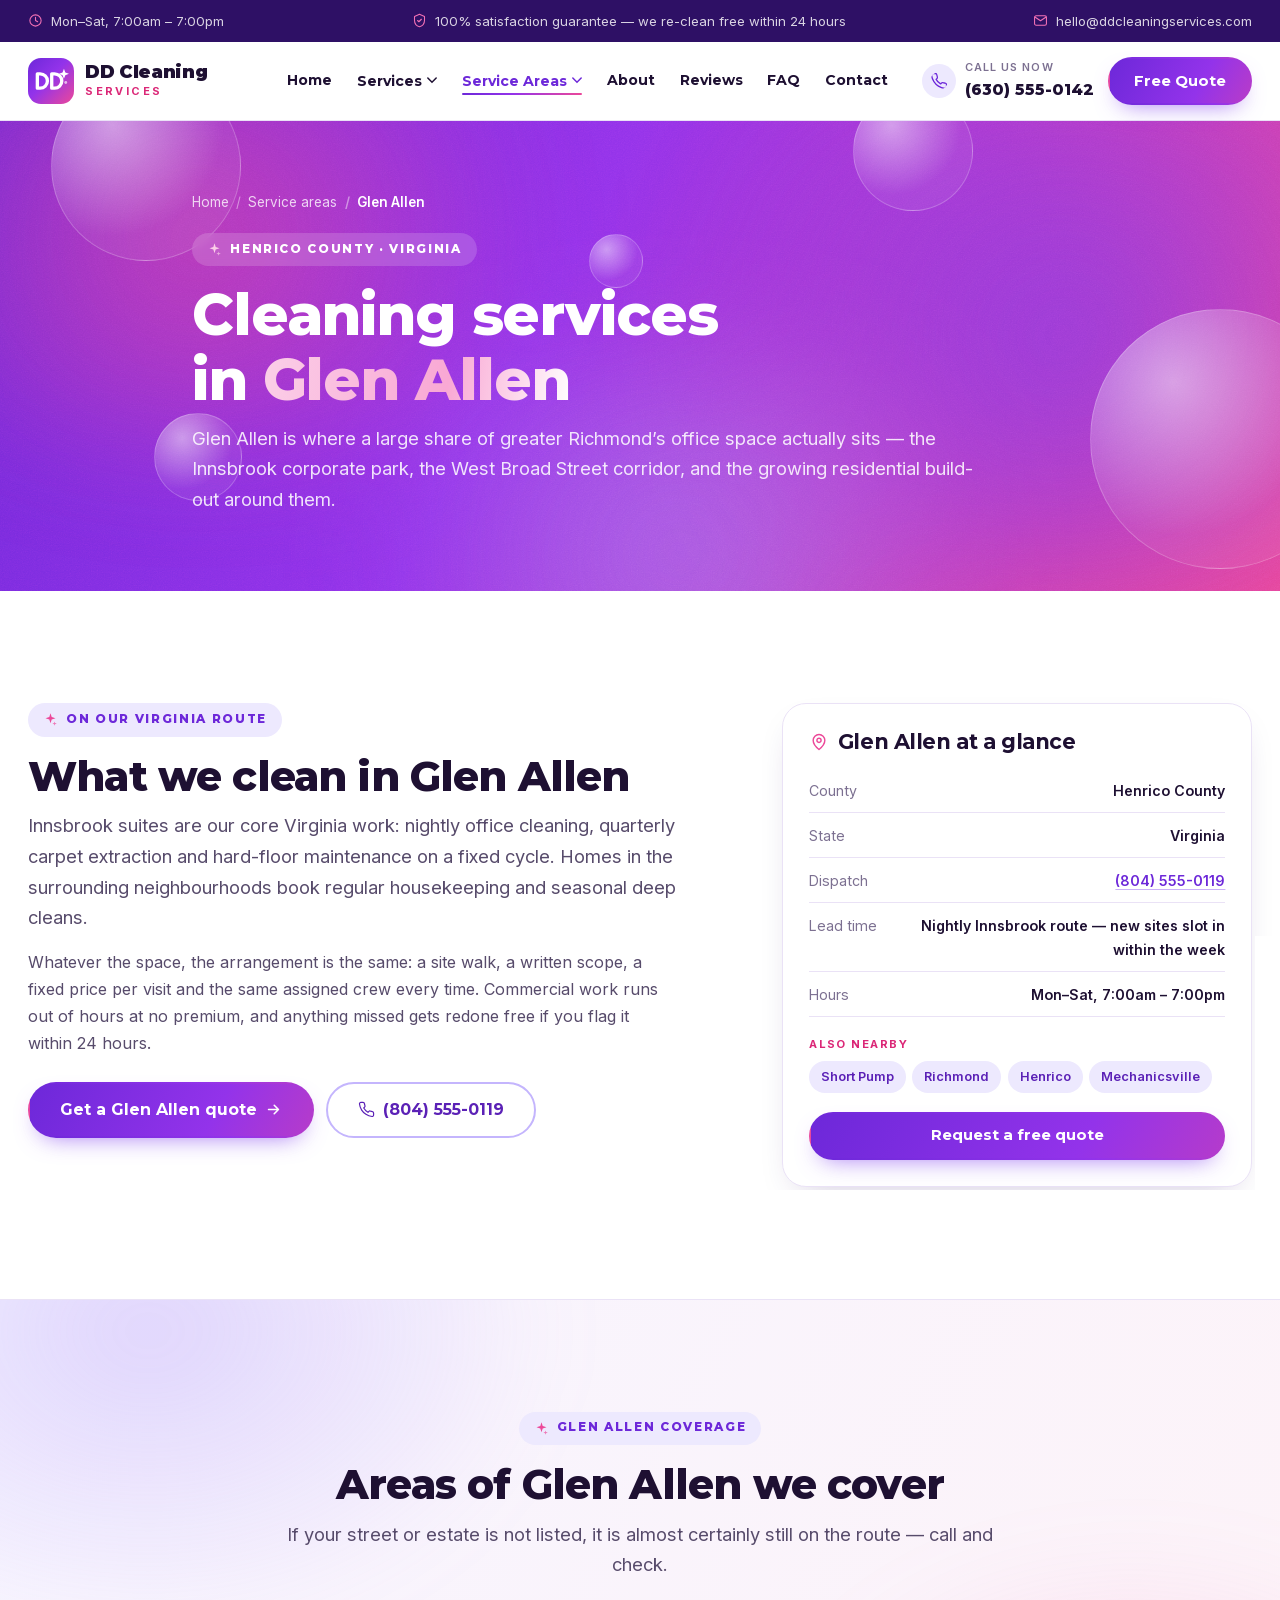
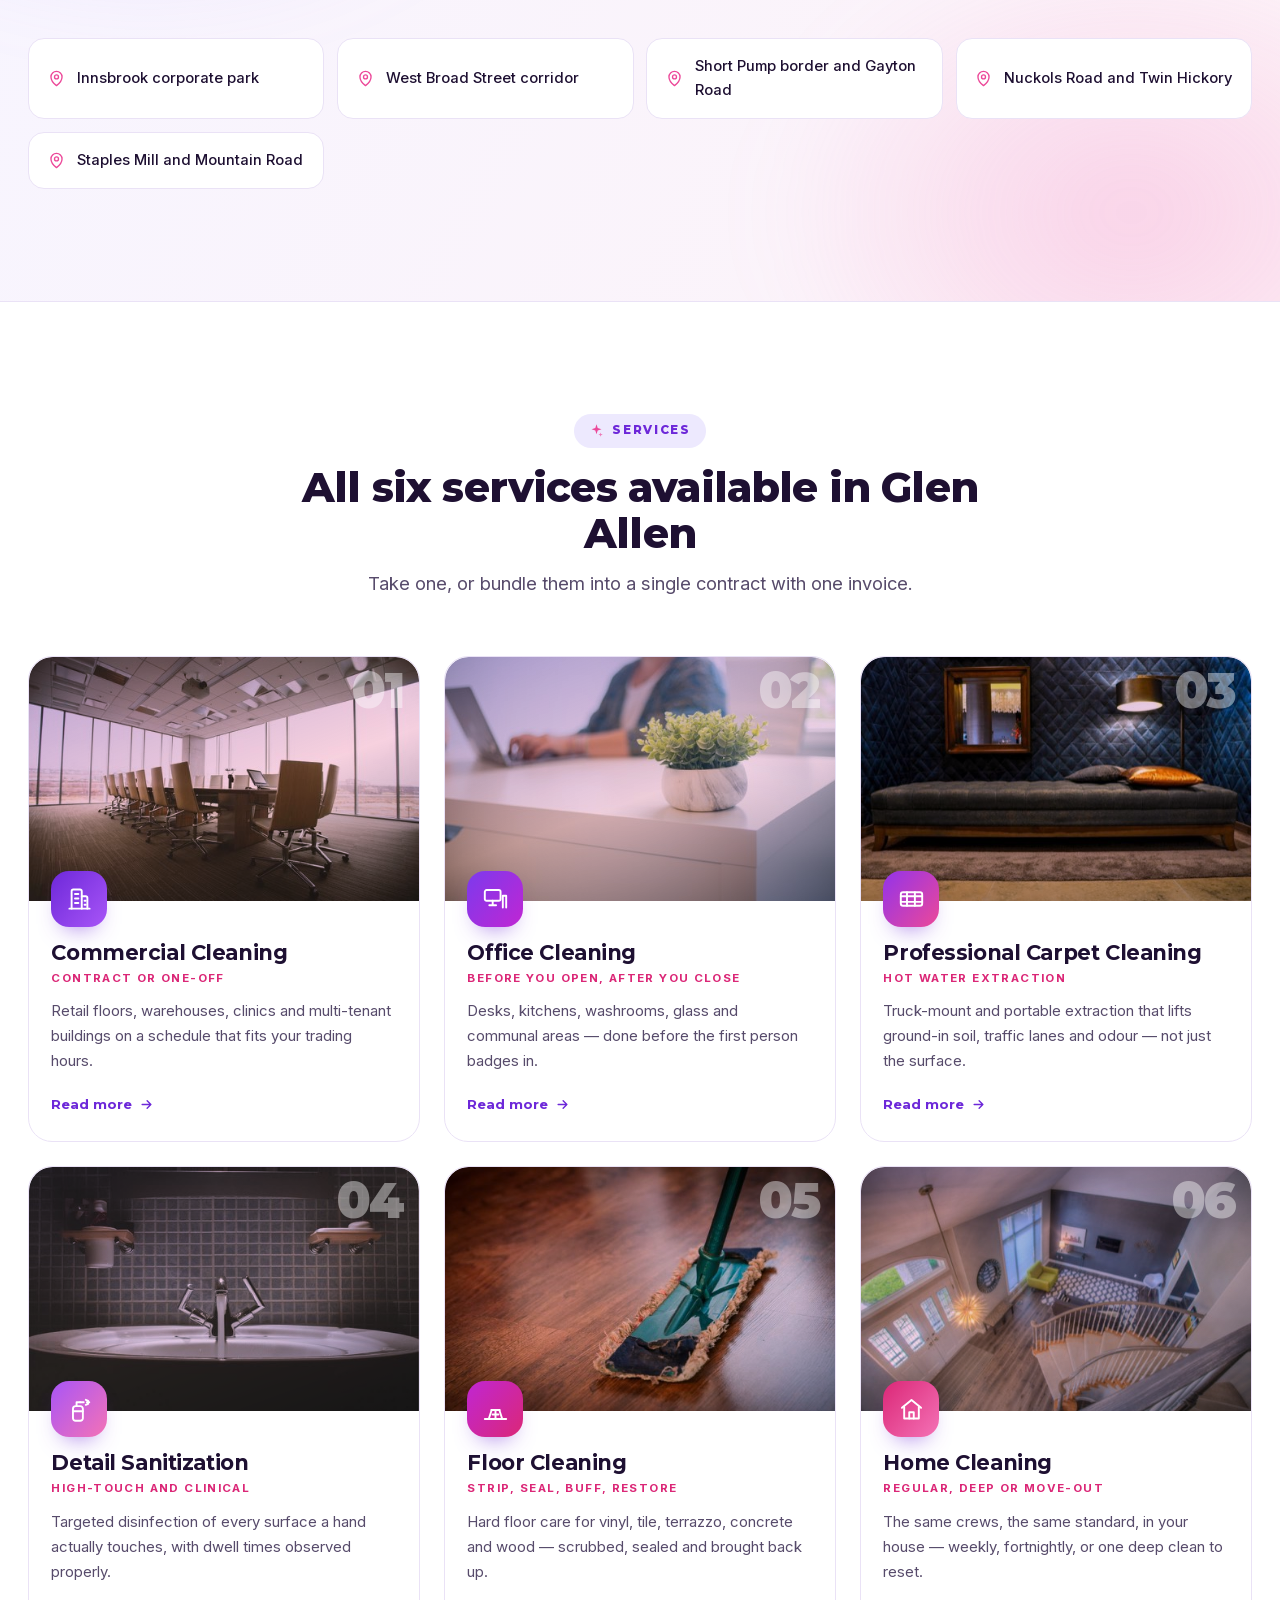
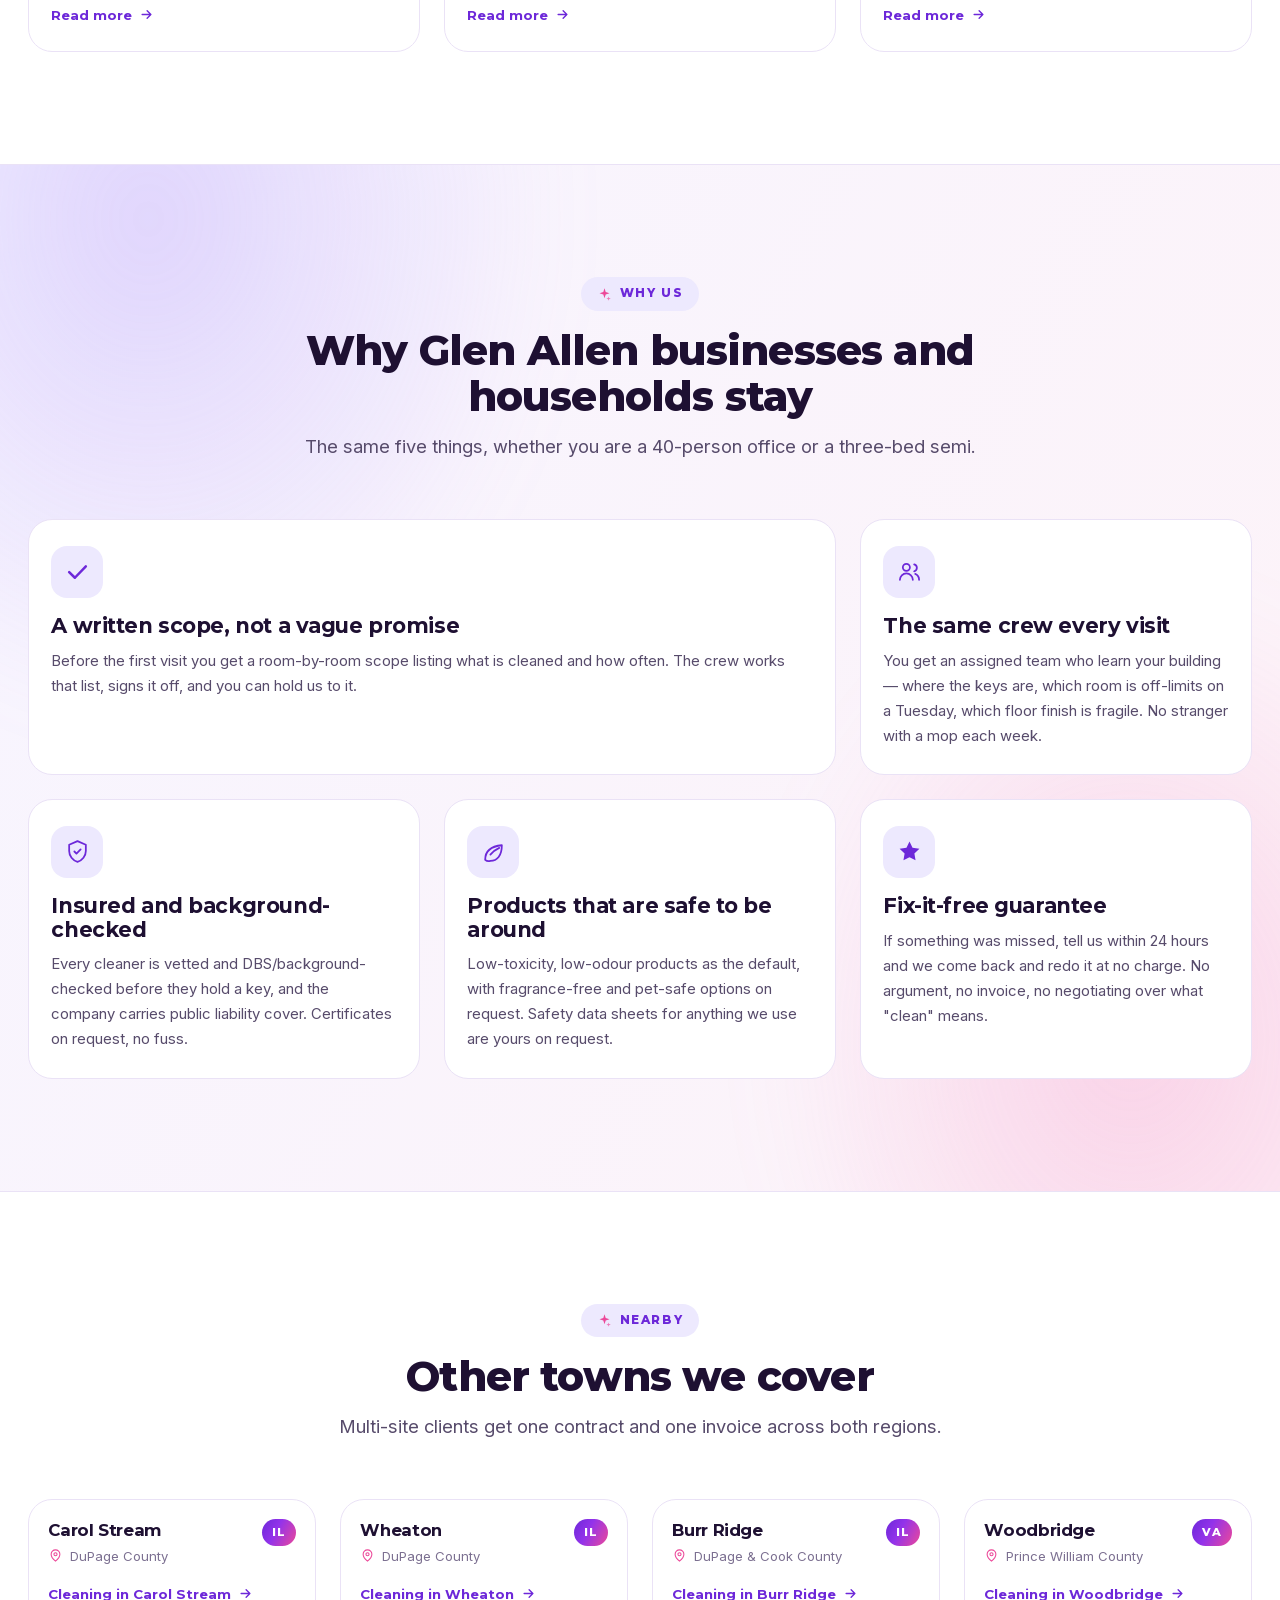
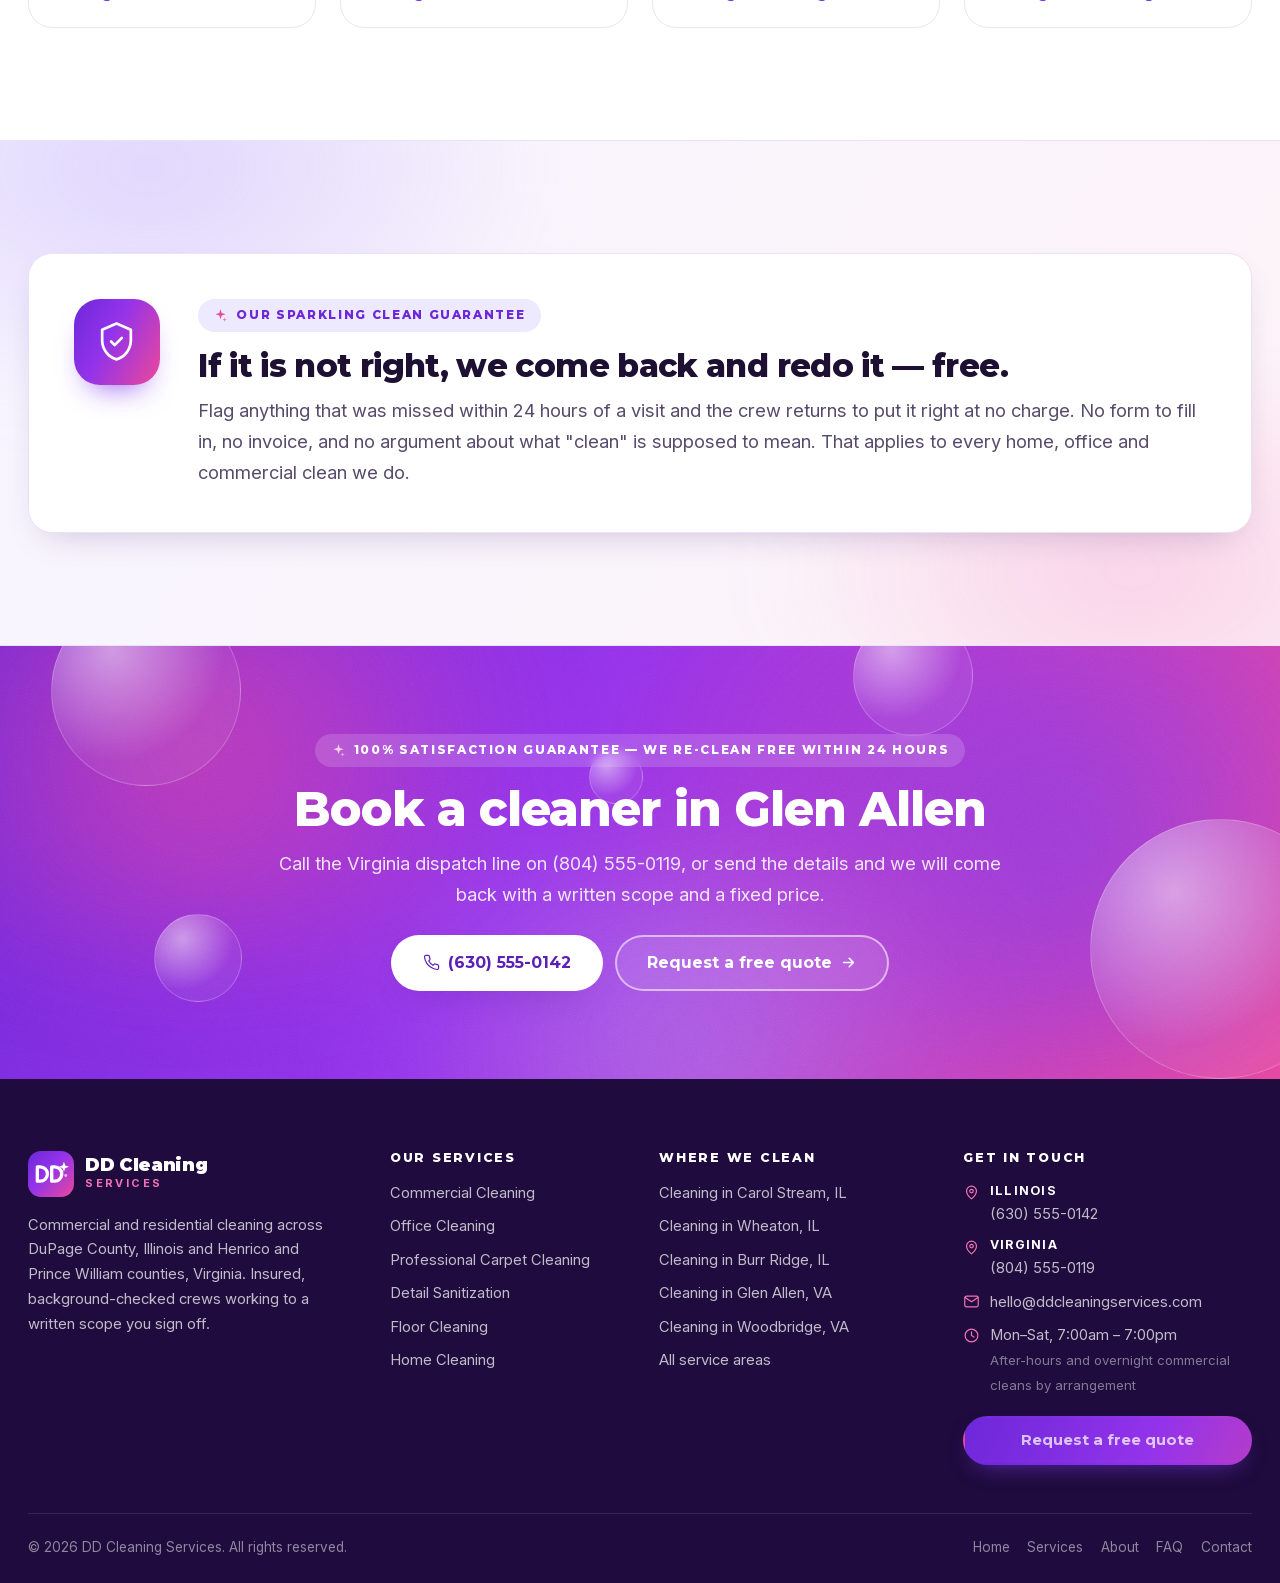
<file: areas/glen-allen.html>
<!DOCTYPE html>
<html lang="en-US">
<head>
<meta charset="utf-8">
<meta name="viewport" content="width=device-width, initial-scale=1">
<title>Cleaning Services in Glen Allen, VA | DD Cleaning Services</title>
<meta name="description" content="Commercial, office and home cleaning in Glen Allen, VA — carpet extraction, detail sanitization and hard floor care across Henrico County. Free quote, insured crews.">
<link rel="canonical" href="https://ddcleaningservices.com/areas/glen-allen.html">
<meta name="robots" content="index, follow, max-image-preview:large">
<meta name="theme-color" content="#6D28D9">
<meta name="geo.region" content="US-VA">
<meta name="geo.placename" content="Glen Allen, Virginia">
<meta property="og:type" content="website">
<meta property="og:site_name" content="DD Cleaning Services">
<meta property="og:title" content="Cleaning Services in Glen Allen, VA | DD Cleaning Services">
<meta property="og:description" content="Commercial, office and home cleaning in Glen Allen, VA — carpet extraction, detail sanitization and hard floor care across Henrico County. Free quote, insured crews.">
<meta property="og:url" content="https://ddcleaningservices.com/areas/glen-allen.html">
<meta property="og:image" content="https://ddcleaningservices.com/assets/img/brand/og-image.png">
<meta property="og:image:width" content="1200">
<meta property="og:image:height" content="630">
<meta property="og:locale" content="en_US">
<meta name="twitter:card" content="summary_large_image">
<meta name="twitter:title" content="Cleaning Services in Glen Allen, VA | DD Cleaning Services">
<meta name="twitter:description" content="Commercial, office and home cleaning in Glen Allen, VA — carpet extraction, detail sanitization and hard floor care across Henrico County. Free quote, insured crews.">
<meta name="twitter:image" content="https://ddcleaningservices.com/assets/img/brand/og-image.png">

<link rel="icon" href="../assets/img/brand/favicon.svg" type="image/svg+xml">
<link rel="icon" href="../assets/img/brand/favicon-64.png" sizes="64x64" type="image/png">
<link rel="apple-touch-icon" href="../assets/img/brand/apple-touch-icon.png">
<link rel="manifest" href="../site.webmanifest">

<link rel="preload" as="font" type="font/woff2" href="../assets/fonts/montserrat-latin-var.woff2" crossorigin>
<link rel="preload" as="font" type="font/woff2" href="../assets/fonts/inter-latin-var.woff2" crossorigin>
<link rel="stylesheet" href="../assets/css/main.css?v=b798b12c">
<script>document.documentElement.className+=' js';</script>
<script type="application/ld+json">
{
  "@context": "https://schema.org",
  "@graph": [
    {
      "@type": [
        "LocalBusiness",
        "CleaningService",
        "HomeAndConstructionBusiness"
      ],
      "@id": "https://ddcleaningservices.com/#business",
      "name": "DD Cleaning Services",
      "description": "Commercial and residential cleaning across Carol Stream, Wheaton and Burr Ridge in Illinois and Glen Allen and Woodbridge in Virginia. Office cleaning, carpet extraction, detail sanitization, hard floor care and home cleaning.",
      "url": "https://ddcleaningservices.com/",
      "telephone": "+1-630-555-0142",
      "email": "hello@ddcleaningservices.com",
      "image": "https://ddcleaningservices.com/assets/img/brand/og-image.png",
      "logo": "https://ddcleaningservices.com/assets/img/brand/logo.svg",
      "foundingDate": "2018",
      "priceRange": "$$",
      "currenciesAccepted": "USD",
      "openingHoursSpecification": [
        {
          "@type": "OpeningHoursSpecification",
          "dayOfWeek": [
            "Monday",
            "Tuesday",
            "Wednesday",
            "Thursday",
            "Friday",
            "Saturday"
          ],
          "opens": "07:00",
          "closes": "19:00"
        }
      ],
      "areaServed": [
        {
          "@type": "State",
          "name": "Illinois"
        },
        {
          "@type": "State",
          "name": "Virginia"
        },
        {
          "@type": "City",
          "name": "Carol Stream, IL"
        },
        {
          "@type": "City",
          "name": "Wheaton, IL"
        },
        {
          "@type": "City",
          "name": "Burr Ridge, IL"
        },
        {
          "@type": "City",
          "name": "Glen Allen, VA"
        },
        {
          "@type": "City",
          "name": "Woodbridge, VA"
        }
      ],
      "hasOfferCatalog": {
        "@type": "OfferCatalog",
        "name": "Cleaning services",
        "itemListElement": [
          {
            "@type": "Offer",
            "itemOffered": {
              "@type": "Service",
              "name": "Commercial Cleaning",
              "description": "Retail floors, warehouses, clinics and multi-tenant buildings on a schedule that fits your trading hours."
            }
          },
          {
            "@type": "Offer",
            "itemOffered": {
              "@type": "Service",
              "name": "Office Cleaning",
              "description": "Desks, kitchens, washrooms, glass and communal areas — done before the first person badges in."
            }
          },
          {
            "@type": "Offer",
            "itemOffered": {
              "@type": "Service",
              "name": "Professional Carpet Cleaning",
              "description": "Truck-mount and portable extraction that lifts ground-in soil, traffic lanes and odour — not just the surface."
            }
          },
          {
            "@type": "Offer",
            "itemOffered": {
              "@type": "Service",
              "name": "Detail Sanitization",
              "description": "Targeted disinfection of every surface a hand actually touches, with dwell times observed properly."
            }
          },
          {
            "@type": "Offer",
            "itemOffered": {
              "@type": "Service",
              "name": "Floor Cleaning",
              "description": "Hard floor care for vinyl, tile, terrazzo, concrete and wood — scrubbed, sealed and brought back up."
            }
          },
          {
            "@type": "Offer",
            "itemOffered": {
              "@type": "Service",
              "name": "Home Cleaning",
              "description": "The same crews, the same standard, in your house — weekly, fortnightly, or one deep clean to reset."
            }
          }
        ]
      }
    },
    {
      "@type": "BreadcrumbList",
      "itemListElement": [
        {
          "@type": "ListItem",
          "position": 1,
          "name": "Home",
          "item": "https://ddcleaningservices.com/"
        },
        {
          "@type": "ListItem",
          "position": 2,
          "name": "Service areas",
          "item": "https://ddcleaningservices.com/service-areas.html"
        },
        {
          "@type": "ListItem",
          "position": 3,
          "name": "Glen Allen",
          "item": "https://ddcleaningservices.com/areas/glen-allen.html"
        }
      ]
    },
    {
      "@type": "Service",
      "name": "Cleaning services in Glen Allen, VA",
      "description": "Glen Allen is where a large share of greater Richmond’s office space actually sits — the Innsbrook corporate park, the West Broad Street corridor, and the growing residential build-out around them.",
      "serviceType": "Cleaning service",
      "provider": {
        "@id": "https://ddcleaningservices.com/#business"
      },
      "areaServed": {
        "@type": "City",
        "name": "Glen Allen",
        "containedInPlace": {
          "@type": "AdministrativeArea",
          "name": "Henrico County"
        }
      },
      "hasOfferCatalog": {
        "@type": "OfferCatalog",
        "name": "Cleaning services in Glen Allen",
        "itemListElement": [
          {
            "@type": "Offer",
            "itemOffered": {
              "@type": "Service",
              "name": "Commercial Cleaning in Glen Allen"
            }
          },
          {
            "@type": "Offer",
            "itemOffered": {
              "@type": "Service",
              "name": "Office Cleaning in Glen Allen"
            }
          },
          {
            "@type": "Offer",
            "itemOffered": {
              "@type": "Service",
              "name": "Professional Carpet Cleaning in Glen Allen"
            }
          },
          {
            "@type": "Offer",
            "itemOffered": {
              "@type": "Service",
              "name": "Detail Sanitization in Glen Allen"
            }
          },
          {
            "@type": "Offer",
            "itemOffered": {
              "@type": "Service",
              "name": "Floor Cleaning in Glen Allen"
            }
          },
          {
            "@type": "Offer",
            "itemOffered": {
              "@type": "Service",
              "name": "Home Cleaning in Glen Allen"
            }
          }
        ]
      }
    }
  ]
}
</script>
</head>
<body>
<a class="skip-link" href="#main">Skip to content</a>
<div class="topbar">
    <div class="wrap">
        <p class="topbar__item"><svg viewBox="0 0 24 24" fill="none" stroke="currentColor" stroke-width="1.7" stroke-linecap="round" stroke-linejoin="round" aria-hidden="true"><circle cx="12" cy="12" r="9"/><path d="M12 7v5l3.5 2"/></svg><span>Mon–Sat, 7:00am – 7:00pm</span></p>
        <p class="topbar__item topbar__item--hide"> <svg viewBox="0 0 24 24" fill="none" stroke="currentColor" stroke-width="1.7" stroke-linecap="round" stroke-linejoin="round" aria-hidden="true"><path d="M12 2l8 3.5v6c0 4.8-3.4 9.2-8 10.5-4.6-1.3-8-5.7-8-10.5v-6z"/><path d="M9 12l2 2 4-4"/></svg><span>100% satisfaction guarantee — we re-clean free within 24 hours</span></p>
        <a class="topbar__item" href="mailto:hello@ddcleaningservices.com"><svg viewBox="0 0 24 24" fill="none" stroke="currentColor" stroke-width="1.7" stroke-linecap="round" stroke-linejoin="round" aria-hidden="true"><rect x="2.5" y="4.5" width="19" height="15" rx="2.5"/><path d="M3 6.5l9 6 9-6"/></svg><span>hello@ddcleaningservices.com</span></a>
    </div>
</div>

<header class="site-header">
    <div class="wrap">
        <a class="brand" href="../index.html">
            <img src="../assets/img/brand/logo.svg" alt="" width="48" height="48" loading="eager">
            <span>
                <span class="brand__name">DD Cleaning</span>
                <span class="brand__tag">Services</span>
            </span>
        </a>

        <nav class="nav" id="site-nav" aria-label="Main">
            <a class="nav__link" href="../index.html">Home</a>

            <span class="nav__item">
                <button class="nav__link nav__toggle" type="button" aria-expanded="false" aria-haspopup="true">Services <svg viewBox="0 0 12 8" fill="none" stroke="currentColor" stroke-width="1.8" stroke-linecap="round" aria-hidden="true"><path d="M1 1l5 5 5-5"/></svg></button>
                <span class="nav__panel nav__panel--wide">
                    <a href="../services.html"><span class="nav__ico"><svg viewBox="0 0 24 24" fill="currentColor" aria-hidden="true"><path d="M12 2l1.9 6.1L20 10l-6.1 1.9L12 18l-1.9-6.1L4 10l6.1-1.9z"/><path d="M18.5 15l.8 2.6 2.7.9-2.7.9-.8 2.6-.8-2.6-2.7-.9 2.7-.9z" opacity=".7"/></svg></span><span>All services<span>Everything we do</span></span></a>
                    <a href="../services.html#commercial-cleaning"><span class="nav__ico"><svg viewBox="0 0 24 24" fill="none" stroke="currentColor" stroke-width="1.7" stroke-linecap="round" stroke-linejoin="round" aria-hidden="true"><path d="M3 21h18"/><path d="M5 21V5.5A1.5 1.5 0 0 1 6.5 4h6A1.5 1.5 0 0 1 14 5.5V21"/><path d="M14 10h3.5A1.5 1.5 0 0 1 19 11.5V21"/><path d="M8 8h3M8 12h3M8 16h3M16.5 14h1M16.5 17.5h1"/></svg></span><span>Commercial Cleaning<span>Contract or one-off</span></span></a>
                    <a href="../services.html#office-cleaning"><span class="nav__ico"><svg viewBox="0 0 24 24" fill="none" stroke="currentColor" stroke-width="1.7" stroke-linecap="round" stroke-linejoin="round" aria-hidden="true"><rect x="2.5" y="4.5" width="14" height="9.5" rx="1.6"/><path d="M6.5 18h6M9.5 14v4"/><path d="M18.5 20V9.5h3V20"/></svg></span><span>Office Cleaning<span>Before you open, after you close</span></span></a>
                    <a href="../services.html#carpet-cleaning"><span class="nav__ico"><svg viewBox="0 0 24 24" fill="none" stroke="currentColor" stroke-width="1.7" stroke-linecap="round" stroke-linejoin="round" aria-hidden="true"><rect x="2.5" y="6.5" width="19" height="12" rx="2"/><path d="M2.5 10h19M2.5 15h19"/><path d="M8 6.5v12M15 6.5v12"/></svg></span><span>Professional Carpet Cleaning<span>Hot water extraction</span></span></a>
                    <a href="../services.html#detail-sanitization"><span class="nav__ico"><svg viewBox="0 0 24 24" fill="none" stroke="currentColor" stroke-width="1.7" stroke-linecap="round" stroke-linejoin="round" aria-hidden="true"><path d="M8.5 9h4.2A2.3 2.3 0 0 1 15 11.3v8.4a2.3 2.3 0 0 1-2.3 2.3H8.5a2.3 2.3 0 0 1-2.3-2.3v-8.4A2.3 2.3 0 0 1 8.5 9z"/><path d="M9.4 9V5.6h3.1"/><path d="M12.5 5.6h3.2"/><path d="M17.6 3.4l2.1.9M17.6 7.8l2.1-.9M18.6 5.6h2.1"/><path d="M6.2 13.6h8.8"/></svg></span><span>Detail Sanitization<span>High-touch and clinical</span></span></a>
                    <a href="../services.html#floor-cleaning"><span class="nav__ico"><svg viewBox="0 0 24 24" fill="none" stroke="currentColor" stroke-width="1.7" stroke-linecap="round" stroke-linejoin="round" aria-hidden="true"><path d="M2.5 20.5h19"/><path d="M6 20.5l2.6-8M18 20.5l-2.6-8M12 20.5v-8"/><path d="M8.3 12.5h7.4"/><path d="M9.4 16.5h5.2"/></svg></span><span>Floor Cleaning<span>Strip, seal, buff, restore</span></span></a>
                    <a href="../services.html#home-cleaning"><span class="nav__ico"><svg viewBox="0 0 24 24" fill="none" stroke="currentColor" stroke-width="1.7" stroke-linecap="round" stroke-linejoin="round" aria-hidden="true"><path d="M3.5 10.5L12 3.5l8.5 7"/><path d="M5.5 9.8V20h13V9.8"/><path d="M10 20v-5.5h4V20"/></svg></span><span>Home Cleaning<span>Regular, deep or move-out</span></span></a>
                </span>
            </span>

            <span class="nav__item is-current">
                <button class="nav__link nav__toggle" type="button" aria-expanded="false" aria-haspopup="true" aria-current="page">Service Areas <svg viewBox="0 0 12 8" fill="none" stroke="currentColor" stroke-width="1.8" stroke-linecap="round" aria-hidden="true"><path d="M1 1l5 5 5-5"/></svg></button>
                <span class="nav__panel nav__panel--cols">
                    <div class="nav__group"><p class="nav__group-title">Illinois</p>
                        <a href="../areas/carol-stream.html"><span>Carol Stream<span>DuPage County</span></span></a>
                        <a href="../areas/wheaton.html"><span>Wheaton<span>DuPage County</span></span></a>
                        <a href="../areas/burr-ridge.html"><span>Burr Ridge<span>DuPage &amp; Cook County</span></span></a></div>
                    <div class="nav__group"><p class="nav__group-title">Virginia</p>
                        <a href="../areas/glen-allen.html"><span>Glen Allen<span>Henrico County</span></span></a>
                        <a href="../areas/woodbridge.html"><span>Woodbridge<span>Prince William County</span></span></a></div>
                    <div class="nav__group nav__group--all">
                        <a href="../service-areas.html"><span>All areas<span>Illinois &amp; Virginia</span></span></a>
                    </div>
                </span>
            </span>

            <a class="nav__link" href="../about.html">About</a>
            <a class="nav__link" href="../reviews.html">Reviews</a>
            <a class="nav__link" href="../faq.html">FAQ</a>
            <a class="nav__link" href="../contact.html">Contact</a>
        </nav>

        <div class="header-cta">
            <a class="header-phone" href="tel:+16305550142" data-cta="header-call">
                <svg viewBox="0 0 24 24" fill="none" stroke="currentColor" stroke-width="1.7" stroke-linecap="round" stroke-linejoin="round" aria-hidden="true"><path d="M22 16.9v3a2 2 0 0 1-2.2 2 19.8 19.8 0 0 1-8.6-3.1 19.5 19.5 0 0 1-6-6A19.8 19.8 0 0 1 2.1 4.2 2 2 0 0 1 4.1 2h3a2 2 0 0 1 2 1.7c.1 1 .4 1.9.7 2.8a2 2 0 0 1-.5 2.1L8.1 9.9a16 16 0 0 0 6 6l1.3-1.3a2 2 0 0 1 2.1-.4c.9.3 1.8.6 2.8.7a2 2 0 0 1 1.7 2z"/></svg>
                <span><span>Call us now</span><strong>(630) 555-0142</strong></span>
            </a>
            <a class="btn btn--grad" href="../contact.html" data-cta="header-quote">Free Quote</a>
            <button class="nav-toggle" type="button" aria-expanded="false" aria-controls="site-nav" aria-label="Menu">
                <span></span>
            </button>
        </div>
    </div>
</header>

<div class="call-bar">
    <a class="btn btn--grad" href="tel:+16305550142" data-cta="mobile-call"><svg viewBox="0 0 24 24" fill="none" stroke="currentColor" stroke-width="1.7" stroke-linecap="round" stroke-linejoin="round" aria-hidden="true"><path d="M22 16.9v3a2 2 0 0 1-2.2 2 19.8 19.8 0 0 1-8.6-3.1 19.5 19.5 0 0 1-6-6A19.8 19.8 0 0 1 2.1 4.2 2 2 0 0 1 4.1 2h3a2 2 0 0 1 2 1.7c.1 1 .4 1.9.7 2.8a2 2 0 0 1-.5 2.1L8.1 9.9a16 16 0 0 0 6 6l1.3-1.3a2 2 0 0 1 2.1-.4c.9.3 1.8.6 2.8.7a2 2 0 0 1 1.7 2z"/></svg> Call Now</a>
    <a class="btn btn--ghost" href="../contact.html" data-cta="mobile-quote">Free Quote <svg viewBox="0 0 24 24" fill="none" stroke="currentColor" stroke-width="2.2" stroke-linecap="round" stroke-linejoin="round" aria-hidden="true"><path d="M5 12h14M13 6l6 6-6 6"/></svg></a>
</div>

<main id="main">

<section class="page-hero">
    <span class="aurora" aria-hidden="true"><i></i><i></i><i></i></span>
    <span class="grain" aria-hidden="true"></span>
    <span class="bubbles" aria-hidden="true"><i></i><i></i><i></i><i></i><i></i></span>
    <div class="wrap">
        <nav class="crumbs" aria-label="Breadcrumb"><ol>
            <li><a href="../index.html">Home</a></li>
            <li><a href="../service-areas.html">Service areas</a></li>
            <li aria-current="page">Glen Allen</li>
        </ol></nav>
        <p class="eyebrow eyebrow--light"><svg viewBox="0 0 24 24" fill="currentColor" aria-hidden="true"><path d="M12 2l1.9 6.1L20 10l-6.1 1.9L12 18l-1.9-6.1L4 10l6.1-1.9z"/><path d="M18.5 15l.8 2.6 2.7.9-2.7.9-.8 2.6-.8-2.6-2.7-.9 2.7-.9z" opacity=".7"/></svg> Henrico County · Virginia</p>
        <h1>Cleaning services in <em>Glen Allen</em></h1>
        <p class="lede">Glen Allen is where a large share of greater Richmond’s office space actually sits — the Innsbrook corporate park, the West Broad Street corridor, and the growing residential build-out around them.</p>
    </div>
</section>

<section class="section">
    <div class="wrap">
        <div class="intro">
            <div class="intro__text">
                <p class="eyebrow" data-reveal><svg viewBox="0 0 24 24" fill="currentColor" aria-hidden="true"><path d="M12 2l1.9 6.1L20 10l-6.1 1.9L12 18l-1.9-6.1L4 10l6.1-1.9z"/><path d="M18.5 15l.8 2.6 2.7.9-2.7.9-.8 2.6-.8-2.6-2.7-.9 2.7-.9z" opacity=".7"/></svg> On our Virginia route</p>
                <h2 data-reveal>What we clean in Glen Allen</h2>
                <p class="lede" data-reveal>Innsbrook suites are our core Virginia work: nightly office cleaning, quarterly carpet extraction and hard-floor maintenance on a fixed cycle. Homes in the surrounding neighbourhoods book regular housekeeping and seasonal deep cleans.</p>
                <p data-reveal>Whatever the space, the arrangement is the same: a site walk, a written scope, a fixed
                price per visit and the same assigned crew every time. Commercial work runs out of hours at no premium,
                and anything missed gets redone free if you flag it within 24 hours.</p>
                <div class="btn-row" data-reveal>
                    <a class="btn btn--grad btn--lg" href="../contact.html">Get a Glen Allen quote <svg viewBox="0 0 24 24" fill="none" stroke="currentColor" stroke-width="2.2" stroke-linecap="round" stroke-linejoin="round" aria-hidden="true"><path d="M5 12h14M13 6l6 6-6 6"/></svg></a>
                    <a class="btn btn--ghost btn--lg" href="tel:+18045550119"><svg viewBox="0 0 24 24" fill="none" stroke="currentColor" stroke-width="1.7" stroke-linecap="round" stroke-linejoin="round" aria-hidden="true"><path d="M22 16.9v3a2 2 0 0 1-2.2 2 19.8 19.8 0 0 1-8.6-3.1 19.5 19.5 0 0 1-6-6A19.8 19.8 0 0 1 2.1 4.2 2 2 0 0 1 4.1 2h3a2 2 0 0 1 2 1.7c.1 1 .4 1.9.7 2.8a2 2 0 0 1-.5 2.1L8.1 9.9a16 16 0 0 0 6 6l1.3-1.3a2 2 0 0 1 2.1-.4c.9.3 1.8.6 2.8.7a2 2 0 0 1 1.7 2z"/></svg> (804) 555-0119</a>
                </div>
            </div>
            <div class="fact-card" data-reveal>
                <h3><svg viewBox="0 0 24 24" fill="none" stroke="currentColor" stroke-width="1.7" stroke-linecap="round" stroke-linejoin="round" aria-hidden="true"><path d="M12 21s7-5.4 7-11a7 7 0 1 0-14 0c0 5.6 7 11 7 11z"/><circle cx="12" cy="10" r="2.5"/></svg> Glen Allen at a glance</h3>
                <dl>
                    <div><dt>County</dt><dd>Henrico County</dd></div>
                    <div><dt>State</dt><dd>Virginia</dd></div>
                    <div><dt>Dispatch</dt><dd><a href="tel:+18045550119">(804) 555-0119</a></dd></div>
                    <div><dt>Lead time</dt><dd>Nightly Innsbrook route — new sites slot in within the week</dd></div>
                    <div><dt>Hours</dt><dd>Mon–Sat, 7:00am – 7:00pm</dd></div>
                </dl>
                <p class="fact-card__label">Also nearby</p>
                <p class="chips"><span>Short Pump</span><span>Richmond</span><span>Henrico</span><span>Mechanicsville</span></p>
                <a class="btn btn--grad btn--block" href="../contact.html">Request a free quote</a>
            </div>
        </div>
    </div>
</section>

<section class="section section--tint">
    <div class="wrap">
        <div class="section-head">
        <p class="eyebrow" data-reveal><svg viewBox="0 0 24 24" fill="currentColor" aria-hidden="true"><path d="M12 2l1.9 6.1L20 10l-6.1 1.9L12 18l-1.9-6.1L4 10l6.1-1.9z"/><path d="M18.5 15l.8 2.6 2.7.9-2.7.9-.8 2.6-.8-2.6-2.7-.9 2.7-.9z" opacity=".7"/></svg> Glen Allen coverage</p>
        <h2 data-reveal>Areas of Glen Allen we cover</h2>
        <p class="lede" data-reveal>If your street or estate is not listed, it is almost certainly still on the route — call and check.</p>
    </div>
        <ul class="chip-grid" data-reveal>
            <li><svg viewBox="0 0 24 24" fill="none" stroke="currentColor" stroke-width="1.7" stroke-linecap="round" stroke-linejoin="round" aria-hidden="true"><path d="M12 21s7-5.4 7-11a7 7 0 1 0-14 0c0 5.6 7 11 7 11z"/><circle cx="12" cy="10" r="2.5"/></svg><span>Innsbrook corporate park</span></li>
            <li><svg viewBox="0 0 24 24" fill="none" stroke="currentColor" stroke-width="1.7" stroke-linecap="round" stroke-linejoin="round" aria-hidden="true"><path d="M12 21s7-5.4 7-11a7 7 0 1 0-14 0c0 5.6 7 11 7 11z"/><circle cx="12" cy="10" r="2.5"/></svg><span>West Broad Street corridor</span></li>
            <li><svg viewBox="0 0 24 24" fill="none" stroke="currentColor" stroke-width="1.7" stroke-linecap="round" stroke-linejoin="round" aria-hidden="true"><path d="M12 21s7-5.4 7-11a7 7 0 1 0-14 0c0 5.6 7 11 7 11z"/><circle cx="12" cy="10" r="2.5"/></svg><span>Short Pump border and Gayton Road</span></li>
            <li><svg viewBox="0 0 24 24" fill="none" stroke="currentColor" stroke-width="1.7" stroke-linecap="round" stroke-linejoin="round" aria-hidden="true"><path d="M12 21s7-5.4 7-11a7 7 0 1 0-14 0c0 5.6 7 11 7 11z"/><circle cx="12" cy="10" r="2.5"/></svg><span>Nuckols Road and Twin Hickory</span></li>
            <li><svg viewBox="0 0 24 24" fill="none" stroke="currentColor" stroke-width="1.7" stroke-linecap="round" stroke-linejoin="round" aria-hidden="true"><path d="M12 21s7-5.4 7-11a7 7 0 1 0-14 0c0 5.6 7 11 7 11z"/><circle cx="12" cy="10" r="2.5"/></svg><span>Staples Mill and Mountain Road</span></li>
        </ul>
    </div>
</section>

<section class="section">
    <div class="wrap">
        <div class="section-head">
        <p class="eyebrow" data-reveal><svg viewBox="0 0 24 24" fill="currentColor" aria-hidden="true"><path d="M12 2l1.9 6.1L20 10l-6.1 1.9L12 18l-1.9-6.1L4 10l6.1-1.9z"/><path d="M18.5 15l.8 2.6 2.7.9-2.7.9-.8 2.6-.8-2.6-2.7-.9 2.7-.9z" opacity=".7"/></svg> Services</p>
        <h2 data-reveal>All six services available in Glen Allen</h2>
        <p class="lede" data-reveal>Take one, or bundle them into a single contract with one invoice.</p>
    </div>
        <div class="card-grid">
        <article class="s-card s-card--a s-card--photo" data-reveal>
            <span class="s-card__media">
                <img src="../assets/img/work/commercial-cleaning.jpg" srcset="../assets/img/work/commercial-cleaning-480.jpg 480w, ../assets/img/work/commercial-cleaning.jpg 960w"
                     sizes="(max-width: 600px) 92vw, (max-width: 1000px) 46vw, 31vw"
                     alt="A modern boardroom with glass walls and carpet tiles, cleaned and ready for the day" loading="lazy" decoding="async" width="960" height="640">
                <span class="s-card__tint"></span>
                <span class="s-card__num">01</span>
            </span>
            <span class="s-card__icon"><svg viewBox="0 0 24 24" fill="none" stroke="currentColor" stroke-width="1.7" stroke-linecap="round" stroke-linejoin="round" aria-hidden="true"><path d="M3 21h18"/><path d="M5 21V5.5A1.5 1.5 0 0 1 6.5 4h6A1.5 1.5 0 0 1 14 5.5V21"/><path d="M14 10h3.5A1.5 1.5 0 0 1 19 11.5V21"/><path d="M8 8h3M8 12h3M8 16h3M16.5 14h1M16.5 17.5h1"/></svg></span>
            <div class="s-card__body">
                <h3><a href="../services.html#commercial-cleaning">Commercial Cleaning</a></h3>
                <p class="s-card__kicker">Contract or one-off</p>
                <p>Retail floors, warehouses, clinics and multi-tenant buildings on a schedule that fits your trading hours.</p>
                <span class="s-card__more">Read more <svg viewBox="0 0 24 24" fill="none" stroke="currentColor" stroke-width="2.2" stroke-linecap="round" stroke-linejoin="round" aria-hidden="true"><path d="M5 12h14M13 6l6 6-6 6"/></svg></span>
            </div>
        </article>
        <article class="s-card s-card--b s-card--photo" data-reveal>
            <span class="s-card__media">
                <img src="../assets/img/work/office-cleaning.jpg" srcset="../assets/img/work/office-cleaning-480.jpg 480w, ../assets/img/work/office-cleaning.jpg 960w"
                     sizes="(max-width: 600px) 92vw, (max-width: 1000px) 46vw, 31vw"
                     alt="A bright, uncluttered office desk with a plant, wiped down before the team arrives" loading="lazy" decoding="async" width="960" height="640">
                <span class="s-card__tint"></span>
                <span class="s-card__num">02</span>
            </span>
            <span class="s-card__icon"><svg viewBox="0 0 24 24" fill="none" stroke="currentColor" stroke-width="1.7" stroke-linecap="round" stroke-linejoin="round" aria-hidden="true"><rect x="2.5" y="4.5" width="14" height="9.5" rx="1.6"/><path d="M6.5 18h6M9.5 14v4"/><path d="M18.5 20V9.5h3V20"/></svg></span>
            <div class="s-card__body">
                <h3><a href="../services.html#office-cleaning">Office Cleaning</a></h3>
                <p class="s-card__kicker">Before you open, after you close</p>
                <p>Desks, kitchens, washrooms, glass and communal areas — done before the first person badges in.</p>
                <span class="s-card__more">Read more <svg viewBox="0 0 24 24" fill="none" stroke="currentColor" stroke-width="2.2" stroke-linecap="round" stroke-linejoin="round" aria-hidden="true"><path d="M5 12h14M13 6l6 6-6 6"/></svg></span>
            </div>
        </article>
        <article class="s-card s-card--c s-card--photo" data-reveal>
            <span class="s-card__media">
                <img src="../assets/img/work/carpet-cleaning.jpg" srcset="../assets/img/work/carpet-cleaning-480.jpg 480w, ../assets/img/work/carpet-cleaning.jpg 960w"
                     sizes="(max-width: 600px) 92vw, (max-width: 1000px) 46vw, 31vw"
                     alt="A plush carpet and upholstered bench in a hotel lounge, freshly extracted" loading="lazy" decoding="async" width="960" height="640">
                <span class="s-card__tint"></span>
                <span class="s-card__num">03</span>
            </span>
            <span class="s-card__icon"><svg viewBox="0 0 24 24" fill="none" stroke="currentColor" stroke-width="1.7" stroke-linecap="round" stroke-linejoin="round" aria-hidden="true"><rect x="2.5" y="6.5" width="19" height="12" rx="2"/><path d="M2.5 10h19M2.5 15h19"/><path d="M8 6.5v12M15 6.5v12"/></svg></span>
            <div class="s-card__body">
                <h3><a href="../services.html#carpet-cleaning">Professional Carpet Cleaning</a></h3>
                <p class="s-card__kicker">Hot water extraction</p>
                <p>Truck-mount and portable extraction that lifts ground-in soil, traffic lanes and odour — not just the surface.</p>
                <span class="s-card__more">Read more <svg viewBox="0 0 24 24" fill="none" stroke="currentColor" stroke-width="2.2" stroke-linecap="round" stroke-linejoin="round" aria-hidden="true"><path d="M5 12h14M13 6l6 6-6 6"/></svg></span>
            </div>
        </article>
        <article class="s-card s-card--d s-card--photo" data-reveal>
            <span class="s-card__media">
                <img src="../assets/img/work/detail-sanitization.jpg" srcset="../assets/img/work/detail-sanitization-480.jpg 480w, ../assets/img/work/detail-sanitization.jpg 960w"
                     sizes="(max-width: 600px) 92vw, (max-width: 1000px) 46vw, 31vw"
                     alt="A washroom basin and taps — the high-touch fittings a sanitization pass targets" loading="lazy" decoding="async" width="960" height="640">
                <span class="s-card__tint"></span>
                <span class="s-card__num">04</span>
            </span>
            <span class="s-card__icon"><svg viewBox="0 0 24 24" fill="none" stroke="currentColor" stroke-width="1.7" stroke-linecap="round" stroke-linejoin="round" aria-hidden="true"><path d="M8.5 9h4.2A2.3 2.3 0 0 1 15 11.3v8.4a2.3 2.3 0 0 1-2.3 2.3H8.5a2.3 2.3 0 0 1-2.3-2.3v-8.4A2.3 2.3 0 0 1 8.5 9z"/><path d="M9.4 9V5.6h3.1"/><path d="M12.5 5.6h3.2"/><path d="M17.6 3.4l2.1.9M17.6 7.8l2.1-.9M18.6 5.6h2.1"/><path d="M6.2 13.6h8.8"/></svg></span>
            <div class="s-card__body">
                <h3><a href="../services.html#detail-sanitization">Detail Sanitization</a></h3>
                <p class="s-card__kicker">High-touch and clinical</p>
                <p>Targeted disinfection of every surface a hand actually touches, with dwell times observed properly.</p>
                <span class="s-card__more">Read more <svg viewBox="0 0 24 24" fill="none" stroke="currentColor" stroke-width="2.2" stroke-linecap="round" stroke-linejoin="round" aria-hidden="true"><path d="M5 12h14M13 6l6 6-6 6"/></svg></span>
            </div>
        </article>
        <article class="s-card s-card--e s-card--photo" data-reveal>
            <span class="s-card__media">
                <img src="../assets/img/work/floor-cleaning.jpg" srcset="../assets/img/work/floor-cleaning-480.jpg 480w, ../assets/img/work/floor-cleaning.jpg 960w"
                     sizes="(max-width: 600px) 92vw, (max-width: 1000px) 46vw, 31vw"
                     alt="A flat mop on polished hardwood, part-way through a floor clean" loading="lazy" decoding="async" width="960" height="640">
                <span class="s-card__tint"></span>
                <span class="s-card__num">05</span>
            </span>
            <span class="s-card__icon"><svg viewBox="0 0 24 24" fill="none" stroke="currentColor" stroke-width="1.7" stroke-linecap="round" stroke-linejoin="round" aria-hidden="true"><path d="M2.5 20.5h19"/><path d="M6 20.5l2.6-8M18 20.5l-2.6-8M12 20.5v-8"/><path d="M8.3 12.5h7.4"/><path d="M9.4 16.5h5.2"/></svg></span>
            <div class="s-card__body">
                <h3><a href="../services.html#floor-cleaning">Floor Cleaning</a></h3>
                <p class="s-card__kicker">Strip, seal, buff, restore</p>
                <p>Hard floor care for vinyl, tile, terrazzo, concrete and wood — scrubbed, sealed and brought back up.</p>
                <span class="s-card__more">Read more <svg viewBox="0 0 24 24" fill="none" stroke="currentColor" stroke-width="2.2" stroke-linecap="round" stroke-linejoin="round" aria-hidden="true"><path d="M5 12h14M13 6l6 6-6 6"/></svg></span>
            </div>
        </article>
        <article class="s-card s-card--f s-card--photo" data-reveal>
            <span class="s-card__media">
                <img src="../assets/img/work/home-cleaning.jpg" srcset="../assets/img/work/home-cleaning-480.jpg 480w, ../assets/img/work/home-cleaning.jpg 960w"
                     sizes="(max-width: 600px) 92vw, (max-width: 1000px) 46vw, 31vw"
                     alt="A tidy, light-filled family living space seen from the landing above" loading="lazy" decoding="async" width="960" height="640">
                <span class="s-card__tint"></span>
                <span class="s-card__num">06</span>
            </span>
            <span class="s-card__icon"><svg viewBox="0 0 24 24" fill="none" stroke="currentColor" stroke-width="1.7" stroke-linecap="round" stroke-linejoin="round" aria-hidden="true"><path d="M3.5 10.5L12 3.5l8.5 7"/><path d="M5.5 9.8V20h13V9.8"/><path d="M10 20v-5.5h4V20"/></svg></span>
            <div class="s-card__body">
                <h3><a href="../services.html#home-cleaning">Home Cleaning</a></h3>
                <p class="s-card__kicker">Regular, deep or move-out</p>
                <p>The same crews, the same standard, in your house — weekly, fortnightly, or one deep clean to reset.</p>
                <span class="s-card__more">Read more <svg viewBox="0 0 24 24" fill="none" stroke="currentColor" stroke-width="2.2" stroke-linecap="round" stroke-linejoin="round" aria-hidden="true"><path d="M5 12h14M13 6l6 6-6 6"/></svg></span>
            </div>
        </article>
    </div>
    </div>
</section>

<section class="section section--tint">
    <div class="wrap">
        <div class="section-head">
        <p class="eyebrow" data-reveal><svg viewBox="0 0 24 24" fill="currentColor" aria-hidden="true"><path d="M12 2l1.9 6.1L20 10l-6.1 1.9L12 18l-1.9-6.1L4 10l6.1-1.9z"/><path d="M18.5 15l.8 2.6 2.7.9-2.7.9-.8 2.6-.8-2.6-2.7-.9 2.7-.9z" opacity=".7"/></svg> Why us</p>
        <h2 data-reveal>Why Glen Allen businesses and households stay</h2>
        <p class="lede" data-reveal>The same five things, whether you are a 40-person office or a three-bed semi.</p>
    </div>
        <div class="reason-grid">
        <article class="reason" data-reveal>
            <span class="reason__icon"><svg viewBox="0 0 24 24" fill="none" stroke="currentColor" stroke-width="2.4" stroke-linecap="round" stroke-linejoin="round" aria-hidden="true"><path d="M4 12.5l5.5 5.5L20 7"/></svg></span>
            <h3>A written scope, not a vague promise</h3>
            <p>Before the first visit you get a room-by-room scope listing what is cleaned and how often. The crew works that list, signs it off, and you can hold us to it.</p>
        </article>
        <article class="reason" data-reveal>
            <span class="reason__icon"><svg viewBox="0 0 24 24" fill="none" stroke="currentColor" stroke-width="1.7" stroke-linecap="round" stroke-linejoin="round" aria-hidden="true"><circle cx="9" cy="8" r="3.4"/><path d="M2.8 20a6.2 6.2 0 0 1 12.4 0"/><path d="M16.5 5.2a3.4 3.4 0 0 1 0 6.6M17.5 14.3a6.2 6.2 0 0 1 3.7 5.7"/></svg></span>
            <h3>The same crew every visit</h3>
            <p>You get an assigned team who learn your building — where the keys are, which room is off-limits on a Tuesday, which floor finish is fragile. No stranger with a mop each week.</p>
        </article>
        <article class="reason" data-reveal>
            <span class="reason__icon"><svg viewBox="0 0 24 24" fill="none" stroke="currentColor" stroke-width="1.7" stroke-linecap="round" stroke-linejoin="round" aria-hidden="true"><path d="M12 2l8 3.5v6c0 4.8-3.4 9.2-8 10.5-4.6-1.3-8-5.7-8-10.5v-6z"/><path d="M9 12l2 2 4-4"/></svg></span>
            <h3>Insured and background-checked</h3>
            <p>Every cleaner is vetted and DBS/background-checked before they hold a key, and the company carries public liability cover. Certificates on request, no fuss.</p>
        </article>
        <article class="reason" data-reveal>
            <span class="reason__icon"><svg viewBox="0 0 24 24" fill="none" stroke="currentColor" stroke-width="1.7" stroke-linecap="round" stroke-linejoin="round" aria-hidden="true"><path d="M4 20c0-8 5-13 16-14 0 10-4.5 15-11 15a5 5 0 0 1-5-1z"/><path d="M9 15c2.5-3 5.3-5 8.5-6.5"/></svg></span>
            <h3>Products that are safe to be around</h3>
            <p>Low-toxicity, low-odour products as the default, with fragrance-free and pet-safe options on request. Safety data sheets for anything we use are yours on request.</p>
        </article>
        <article class="reason" data-reveal>
            <span class="reason__icon"><svg viewBox="0 0 24 24" fill="currentColor" aria-hidden="true"><path d="M12 2.5l2.9 5.9 6.6.9-4.8 4.6 1.1 6.5-5.8-3-5.8 3 1.1-6.5L2.5 9.3l6.6-.9z"/></svg></span>
            <h3>Fix-it-free guarantee</h3>
            <p>If something was missed, tell us within 24 hours and we come back and redo it at no charge. No argument, no invoice, no negotiating over what &quot;clean&quot; means.</p>
        </article>
    </div>
    </div>
</section>

<section class="section">
    <div class="wrap">
        <div class="section-head">
        <p class="eyebrow" data-reveal><svg viewBox="0 0 24 24" fill="currentColor" aria-hidden="true"><path d="M12 2l1.9 6.1L20 10l-6.1 1.9L12 18l-1.9-6.1L4 10l6.1-1.9z"/><path d="M18.5 15l.8 2.6 2.7.9-2.7.9-.8 2.6-.8-2.6-2.7-.9 2.7-.9z" opacity=".7"/></svg> Nearby</p>
        <h2 data-reveal>Other towns we cover</h2>
        <p class="lede" data-reveal>Multi-site clients get one contract and one invoice across both regions.</p>
    </div>
        <div class="card-grid card-grid--4">
            <article class="area-card area-card--sm" data-reveal>
                <span class="area-card__badge">IL</span>
                <h3><a href="../areas/carol-stream.html">Carol Stream</a></h3>
                <p class="area-card__county"><svg viewBox="0 0 24 24" fill="none" stroke="currentColor" stroke-width="1.7" stroke-linecap="round" stroke-linejoin="round" aria-hidden="true"><path d="M12 21s7-5.4 7-11a7 7 0 1 0-14 0c0 5.6 7 11 7 11z"/><circle cx="12" cy="10" r="2.5"/></svg> DuPage County</p>
                <span class="s-card__more">Cleaning in Carol Stream <svg viewBox="0 0 24 24" fill="none" stroke="currentColor" stroke-width="2.2" stroke-linecap="round" stroke-linejoin="round" aria-hidden="true"><path d="M5 12h14M13 6l6 6-6 6"/></svg></span>
            </article>
            <article class="area-card area-card--sm" data-reveal>
                <span class="area-card__badge">IL</span>
                <h3><a href="../areas/wheaton.html">Wheaton</a></h3>
                <p class="area-card__county"><svg viewBox="0 0 24 24" fill="none" stroke="currentColor" stroke-width="1.7" stroke-linecap="round" stroke-linejoin="round" aria-hidden="true"><path d="M12 21s7-5.4 7-11a7 7 0 1 0-14 0c0 5.6 7 11 7 11z"/><circle cx="12" cy="10" r="2.5"/></svg> DuPage County</p>
                <span class="s-card__more">Cleaning in Wheaton <svg viewBox="0 0 24 24" fill="none" stroke="currentColor" stroke-width="2.2" stroke-linecap="round" stroke-linejoin="round" aria-hidden="true"><path d="M5 12h14M13 6l6 6-6 6"/></svg></span>
            </article>
            <article class="area-card area-card--sm" data-reveal>
                <span class="area-card__badge">IL</span>
                <h3><a href="../areas/burr-ridge.html">Burr Ridge</a></h3>
                <p class="area-card__county"><svg viewBox="0 0 24 24" fill="none" stroke="currentColor" stroke-width="1.7" stroke-linecap="round" stroke-linejoin="round" aria-hidden="true"><path d="M12 21s7-5.4 7-11a7 7 0 1 0-14 0c0 5.6 7 11 7 11z"/><circle cx="12" cy="10" r="2.5"/></svg> DuPage &amp; Cook County</p>
                <span class="s-card__more">Cleaning in Burr Ridge <svg viewBox="0 0 24 24" fill="none" stroke="currentColor" stroke-width="2.2" stroke-linecap="round" stroke-linejoin="round" aria-hidden="true"><path d="M5 12h14M13 6l6 6-6 6"/></svg></span>
            </article>
            <article class="area-card area-card--sm" data-reveal>
                <span class="area-card__badge">VA</span>
                <h3><a href="../areas/woodbridge.html">Woodbridge</a></h3>
                <p class="area-card__county"><svg viewBox="0 0 24 24" fill="none" stroke="currentColor" stroke-width="1.7" stroke-linecap="round" stroke-linejoin="round" aria-hidden="true"><path d="M12 21s7-5.4 7-11a7 7 0 1 0-14 0c0 5.6 7 11 7 11z"/><circle cx="12" cy="10" r="2.5"/></svg> Prince William County</p>
                <span class="s-card__more">Cleaning in Woodbridge <svg viewBox="0 0 24 24" fill="none" stroke="currentColor" stroke-width="2.2" stroke-linecap="round" stroke-linejoin="round" aria-hidden="true"><path d="M5 12h14M13 6l6 6-6 6"/></svg></span>
            </article>
        </div>
    </div>
</section>

<section class="section section--tint" id="guarantee">
    <div class="wrap">
        <div class="guarantee">
            <span class="guarantee__icon" aria-hidden="true"><svg viewBox="0 0 24 24" fill="none" stroke="currentColor" stroke-width="1.7" stroke-linecap="round" stroke-linejoin="round" aria-hidden="true"><path d="M12 2l8 3.5v6c0 4.8-3.4 9.2-8 10.5-4.6-1.3-8-5.7-8-10.5v-6z"/><path d="M9 12l2 2 4-4"/></svg></span>
            <div>
                <p class="eyebrow"><svg viewBox="0 0 24 24" fill="currentColor" aria-hidden="true"><path d="M12 2l1.9 6.1L20 10l-6.1 1.9L12 18l-1.9-6.1L4 10l6.1-1.9z"/><path d="M18.5 15l.8 2.6 2.7.9-2.7.9-.8 2.6-.8-2.6-2.7-.9 2.7-.9z" opacity=".7"/></svg> Our sparkling clean guarantee</p>
                <h2>If it is not right, we come back and redo it — free.</h2>
                <p class="lede">Flag anything that was missed within 24 hours of a visit and the crew returns to put it
                right at no charge. No form to fill in, no invoice, and no argument about what "clean" is supposed to
                mean. That applies to every home, office and commercial clean we do.</p>
            </div>
        </div>
    </div>
</section>

<section class="cta-band">
    <span class="aurora" aria-hidden="true"><i></i><i></i><i></i></span>
    <span class="grain" aria-hidden="true"></span>
    <span class="bubbles" aria-hidden="true"><i></i><i></i><i></i><i></i><i></i></span>
    <div class="wrap">
        <p class="eyebrow eyebrow--light" data-reveal><svg viewBox="0 0 24 24" fill="currentColor" aria-hidden="true"><path d="M12 2l1.9 6.1L20 10l-6.1 1.9L12 18l-1.9-6.1L4 10l6.1-1.9z"/><path d="M18.5 15l.8 2.6 2.7.9-2.7.9-.8 2.6-.8-2.6-2.7-.9 2.7-.9z" opacity=".7"/></svg> 100% satisfaction guarantee — we re-clean free within 24 hours</p>
        <h2 data-reveal>Book a cleaner in Glen Allen</h2>
        <p class="lede" data-reveal>Call the Virginia dispatch line on (804) 555-0119, or send the details and we will come back with a written scope and a fixed price.</p>
        <div class="btn-row" data-reveal>
            <a class="btn btn--lg btn--white" href="tel:+16305550142" data-cta="cta-call"><svg viewBox="0 0 24 24" fill="none" stroke="currentColor" stroke-width="1.7" stroke-linecap="round" stroke-linejoin="round" aria-hidden="true"><path d="M22 16.9v3a2 2 0 0 1-2.2 2 19.8 19.8 0 0 1-8.6-3.1 19.5 19.5 0 0 1-6-6A19.8 19.8 0 0 1 2.1 4.2 2 2 0 0 1 4.1 2h3a2 2 0 0 1 2 1.7c.1 1 .4 1.9.7 2.8a2 2 0 0 1-.5 2.1L8.1 9.9a16 16 0 0 0 6 6l1.3-1.3a2 2 0 0 1 2.1-.4c.9.3 1.8.6 2.8.7a2 2 0 0 1 1.7 2z"/></svg> (630) 555-0142</a>
            <a class="btn btn--lg btn--outline-white" href="../contact.html" data-cta="cta-quote">Request a free quote <svg viewBox="0 0 24 24" fill="none" stroke="currentColor" stroke-width="2.2" stroke-linecap="round" stroke-linejoin="round" aria-hidden="true"><path d="M5 12h14M13 6l6 6-6 6"/></svg></a>
        </div>
    </div>
</section>
</main>

<footer class="site-footer">
    <div class="wrap">
        <div class="footer-grid">
            <div class="footer-brand">
                <a class="brand brand--footer" href="../index.html">
                    <img src="../assets/img/brand/logo.svg" alt="" width="52" height="52" loading="lazy">
                    <span>
                        <span class="brand__name">DD Cleaning</span>
                        <span class="brand__tag">Services</span>
                    </span>
                </a>
                <p>Commercial and residential cleaning across DuPage County, Illinois and Henrico and Prince William
                counties, Virginia. Insured, background-checked crews working to a written scope you sign off.</p>
                
            </div>

            <div class="footer-col">
                <h4>Our Services</h4>
                <ul>
                    <li><a href="../services.html#commercial-cleaning">Commercial Cleaning</a></li>
                    <li><a href="../services.html#office-cleaning">Office Cleaning</a></li>
                    <li><a href="../services.html#carpet-cleaning">Professional Carpet Cleaning</a></li>
                    <li><a href="../services.html#detail-sanitization">Detail Sanitization</a></li>
                    <li><a href="../services.html#floor-cleaning">Floor Cleaning</a></li>
                    <li><a href="../services.html#home-cleaning">Home Cleaning</a></li>
                </ul>
            </div>

            <div class="footer-col">
                <h4>Where We Clean</h4>
                <ul>
                    <li><a href="../areas/carol-stream.html">Cleaning in Carol Stream, IL</a></li>
                    <li><a href="../areas/wheaton.html">Cleaning in Wheaton, IL</a></li>
                    <li><a href="../areas/burr-ridge.html">Cleaning in Burr Ridge, IL</a></li>
                    <li><a href="../areas/glen-allen.html">Cleaning in Glen Allen, VA</a></li>
                    <li><a href="../areas/woodbridge.html">Cleaning in Woodbridge, VA</a></li>
                    <li><a href="../service-areas.html">All service areas</a></li>
                </ul>
            </div>

            <div class="footer-col">
                <h4>Get In Touch</h4>
                <ul class="footer-contact">
                    <li><svg viewBox="0 0 24 24" fill="none" stroke="currentColor" stroke-width="1.7" stroke-linecap="round" stroke-linejoin="round" aria-hidden="true"><path d="M12 21s7-5.4 7-11a7 7 0 1 0-14 0c0 5.6 7 11 7 11z"/><circle cx="12" cy="10" r="2.5"/></svg><span><strong>Illinois</strong><a href="tel:+16305550142">(630) 555-0142</a></span></li>
                    <li><svg viewBox="0 0 24 24" fill="none" stroke="currentColor" stroke-width="1.7" stroke-linecap="round" stroke-linejoin="round" aria-hidden="true"><path d="M12 21s7-5.4 7-11a7 7 0 1 0-14 0c0 5.6 7 11 7 11z"/><circle cx="12" cy="10" r="2.5"/></svg><span><strong>Virginia</strong><a href="tel:+18045550119">(804) 555-0119</a></span></li>
                    <li><svg viewBox="0 0 24 24" fill="none" stroke="currentColor" stroke-width="1.7" stroke-linecap="round" stroke-linejoin="round" aria-hidden="true"><rect x="2.5" y="4.5" width="19" height="15" rx="2.5"/><path d="M3 6.5l9 6 9-6"/></svg><span><a href="mailto:hello@ddcleaningservices.com">hello@ddcleaningservices.com</a></span></li>
                    <li><svg viewBox="0 0 24 24" fill="none" stroke="currentColor" stroke-width="1.7" stroke-linecap="round" stroke-linejoin="round" aria-hidden="true"><circle cx="12" cy="12" r="9"/><path d="M12 7v5l3.5 2"/></svg><span>Mon–Sat, 7:00am – 7:00pm<br><span class="faint">After-hours and overnight commercial cleans by arrangement</span></span></li>
                </ul>
                <a class="btn btn--grad btn--block" href="../contact.html">Request a free quote</a>
            </div>
        </div>

        <div class="footer-bottom">
            <p>&copy; <span data-year>2026</span> DD Cleaning Services. All rights reserved.</p>
            <nav aria-label="Footer">
                <a href="../index.html">Home</a>
                <a href="../services.html">Services</a>
                <a href="../about.html">About</a>
                <a href="../faq.html">FAQ</a>
                <a href="../contact.html">Contact</a>
            </nav>
        </div>
    </div>
</footer>

<script src="../assets/js/main.js?v=388a2fa8" defer></script>
</body>
</html>
</file>
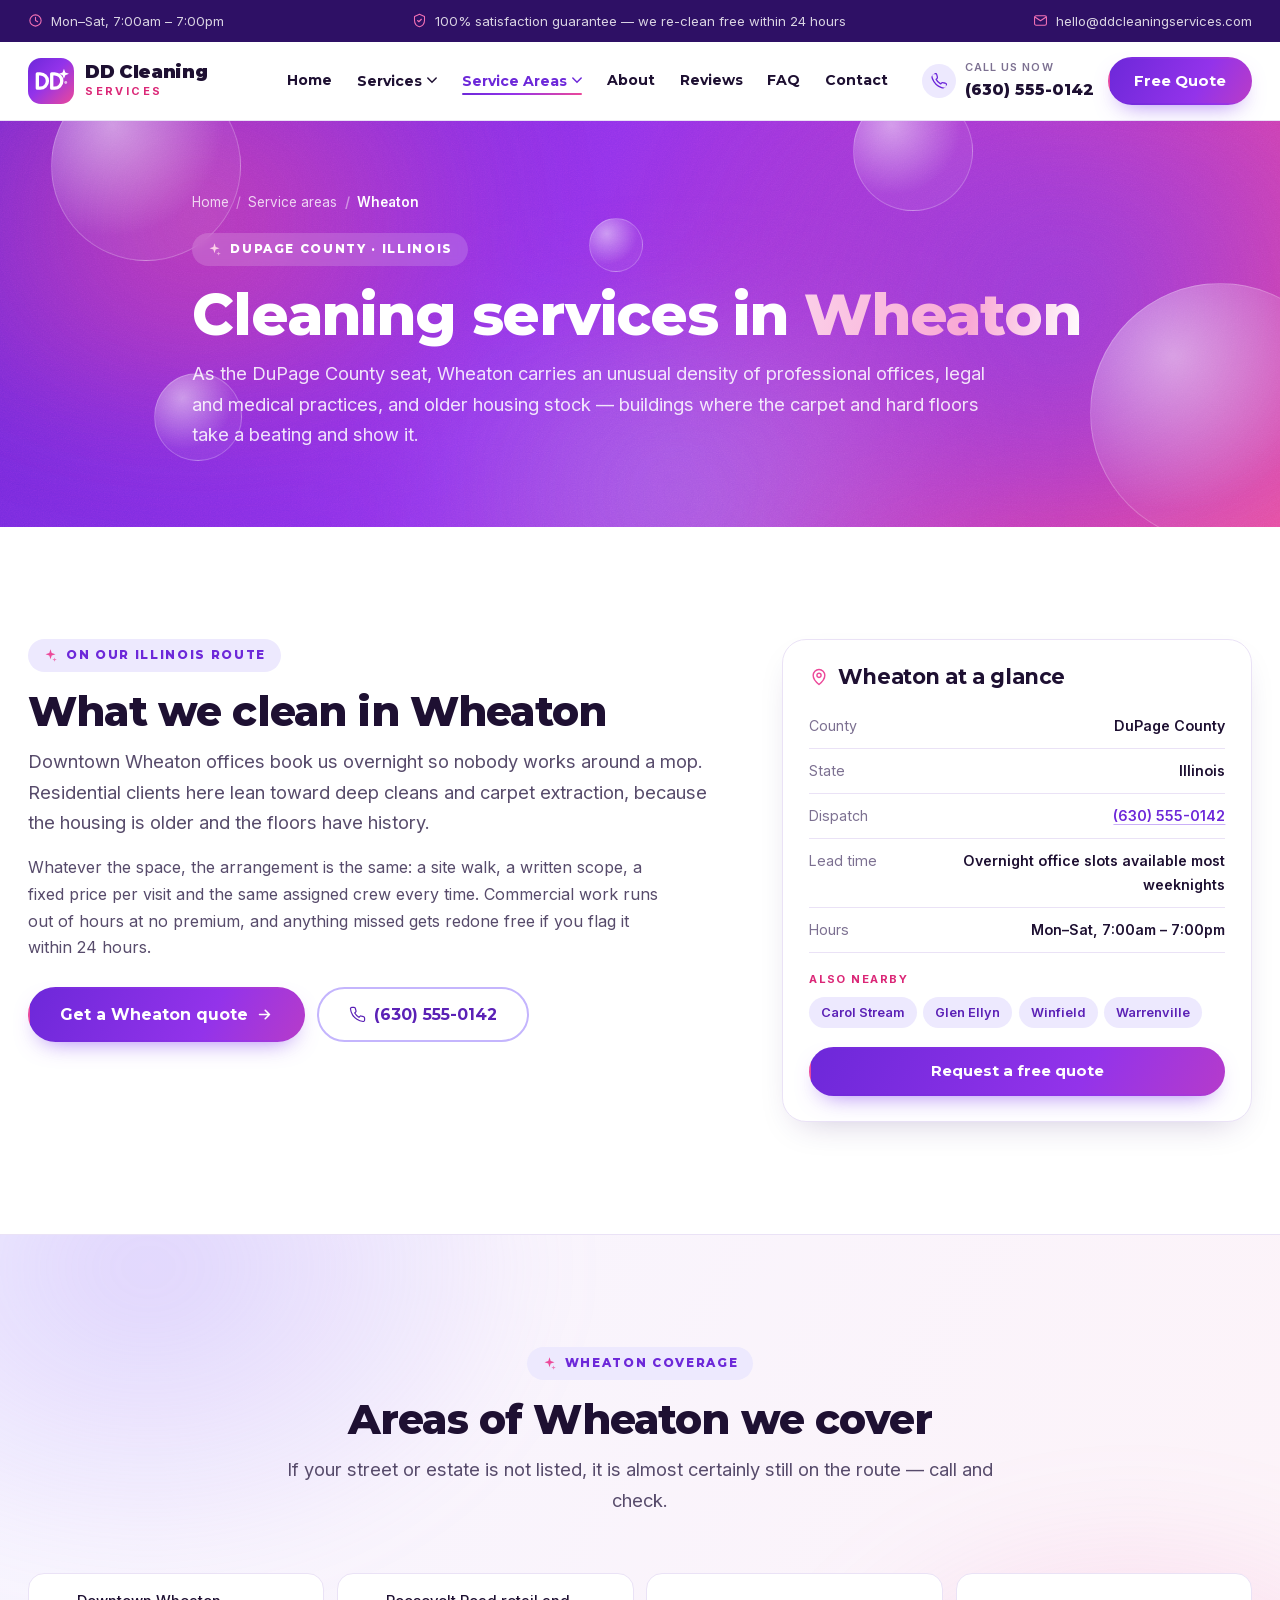
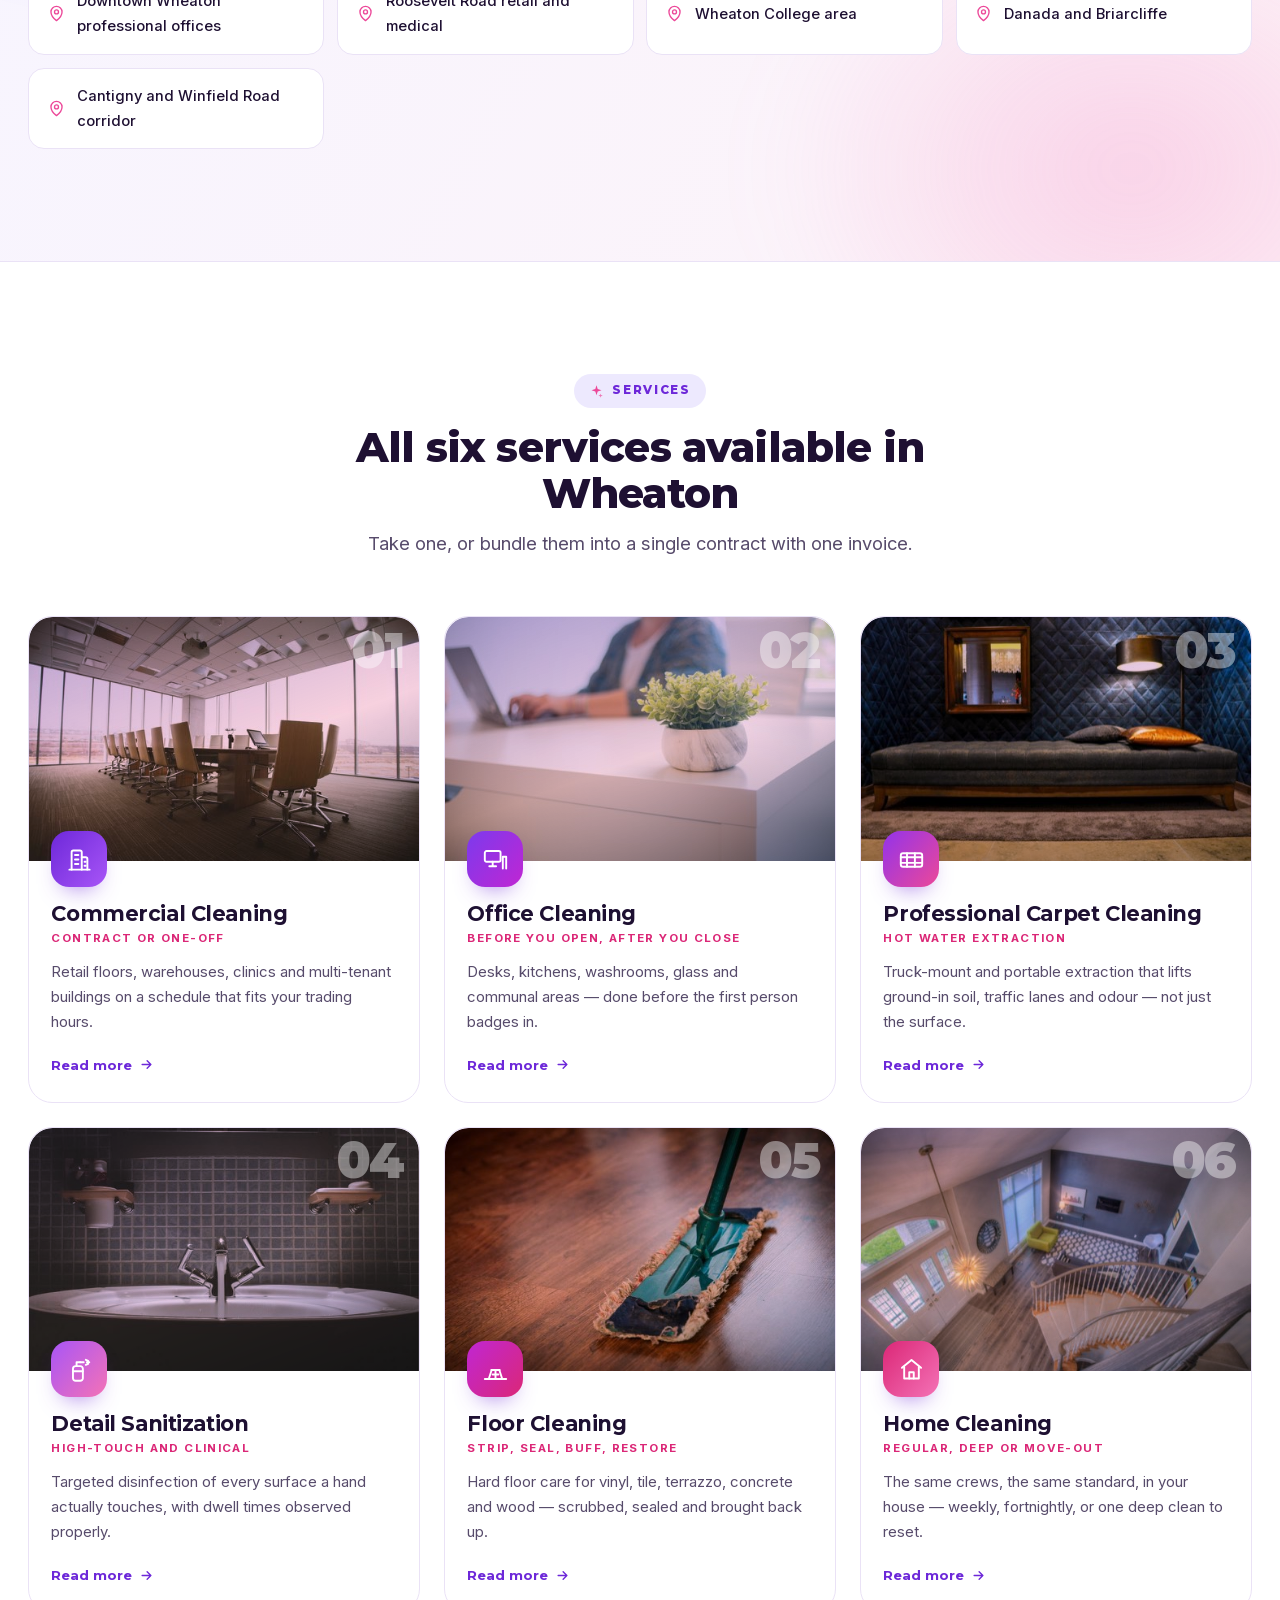
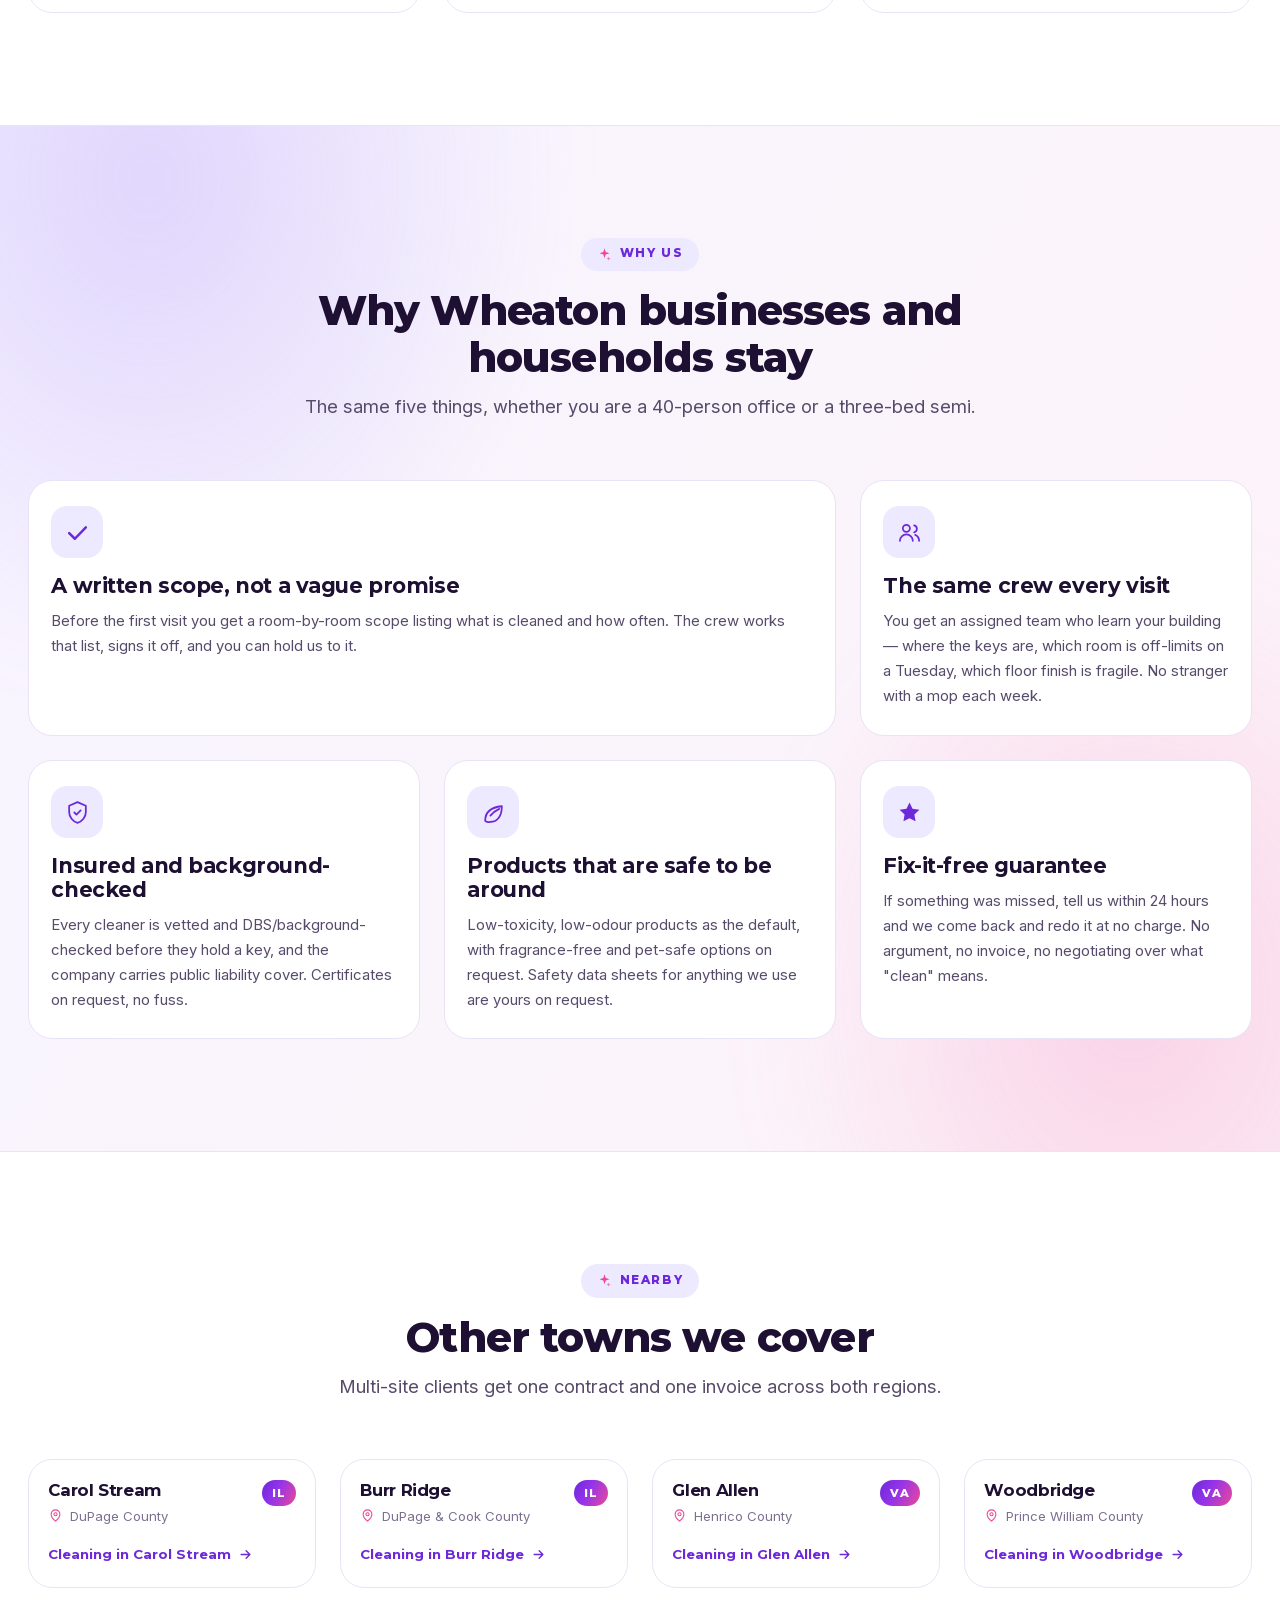
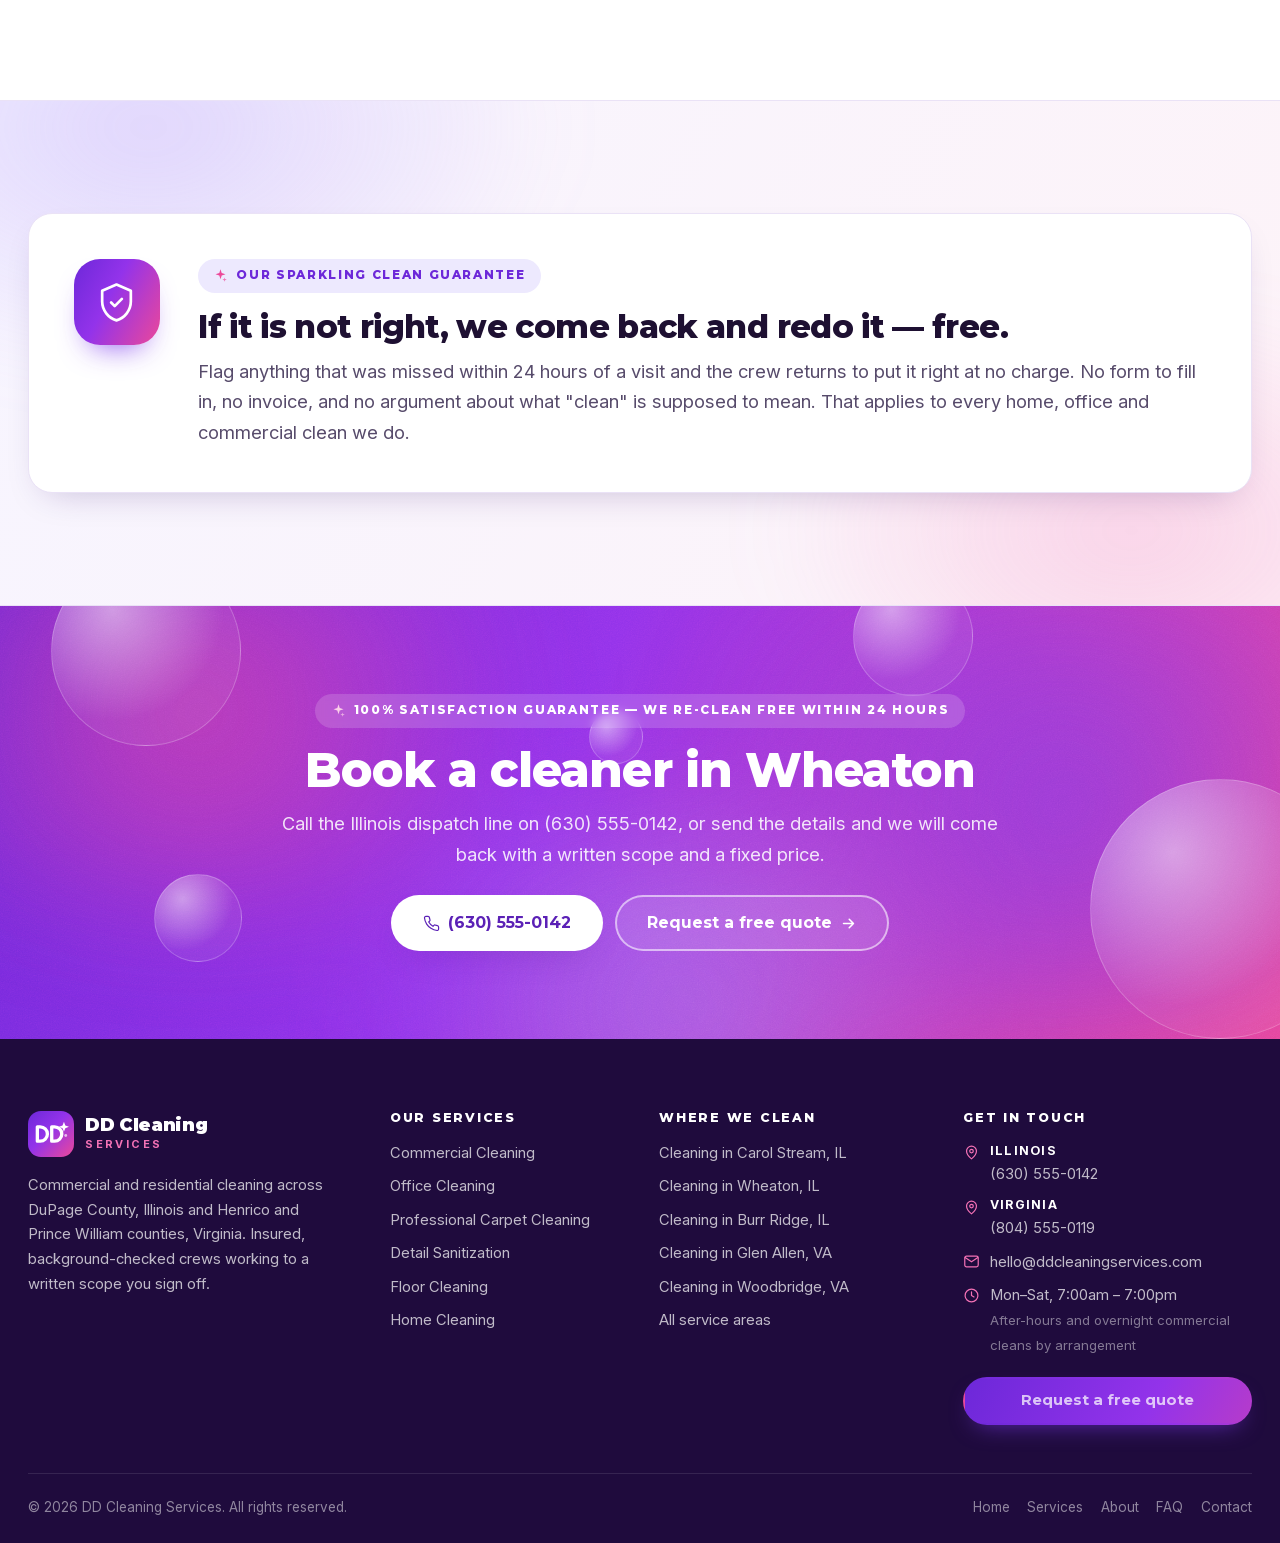
<file: areas/wheaton.html>
<!DOCTYPE html>
<html lang="en-US">
<head>
<meta charset="utf-8">
<meta name="viewport" content="width=device-width, initial-scale=1">
<title>Cleaning Services in Wheaton, IL | DD Cleaning Services</title>
<meta name="description" content="Commercial, office and home cleaning in Wheaton, IL — carpet extraction, detail sanitization and hard floor care across DuPage County. Free quote, insured crews.">
<link rel="canonical" href="https://ddcleaningservices.com/areas/wheaton.html">
<meta name="robots" content="index, follow, max-image-preview:large">
<meta name="theme-color" content="#6D28D9">
<meta name="geo.region" content="US-IL">
<meta name="geo.placename" content="Wheaton, Illinois">
<meta property="og:type" content="website">
<meta property="og:site_name" content="DD Cleaning Services">
<meta property="og:title" content="Cleaning Services in Wheaton, IL | DD Cleaning Services">
<meta property="og:description" content="Commercial, office and home cleaning in Wheaton, IL — carpet extraction, detail sanitization and hard floor care across DuPage County. Free quote, insured crews.">
<meta property="og:url" content="https://ddcleaningservices.com/areas/wheaton.html">
<meta property="og:image" content="https://ddcleaningservices.com/assets/img/brand/og-image.png">
<meta property="og:image:width" content="1200">
<meta property="og:image:height" content="630">
<meta property="og:locale" content="en_US">
<meta name="twitter:card" content="summary_large_image">
<meta name="twitter:title" content="Cleaning Services in Wheaton, IL | DD Cleaning Services">
<meta name="twitter:description" content="Commercial, office and home cleaning in Wheaton, IL — carpet extraction, detail sanitization and hard floor care across DuPage County. Free quote, insured crews.">
<meta name="twitter:image" content="https://ddcleaningservices.com/assets/img/brand/og-image.png">

<link rel="icon" href="../assets/img/brand/favicon.svg" type="image/svg+xml">
<link rel="icon" href="../assets/img/brand/favicon-64.png" sizes="64x64" type="image/png">
<link rel="apple-touch-icon" href="../assets/img/brand/apple-touch-icon.png">
<link rel="manifest" href="../site.webmanifest">

<link rel="preload" as="font" type="font/woff2" href="../assets/fonts/montserrat-latin-var.woff2" crossorigin>
<link rel="preload" as="font" type="font/woff2" href="../assets/fonts/inter-latin-var.woff2" crossorigin>
<link rel="stylesheet" href="../assets/css/main.css?v=b798b12c">
<script>document.documentElement.className+=' js';</script>
<script type="application/ld+json">
{
  "@context": "https://schema.org",
  "@graph": [
    {
      "@type": [
        "LocalBusiness",
        "CleaningService",
        "HomeAndConstructionBusiness"
      ],
      "@id": "https://ddcleaningservices.com/#business",
      "name": "DD Cleaning Services",
      "description": "Commercial and residential cleaning across Carol Stream, Wheaton and Burr Ridge in Illinois and Glen Allen and Woodbridge in Virginia. Office cleaning, carpet extraction, detail sanitization, hard floor care and home cleaning.",
      "url": "https://ddcleaningservices.com/",
      "telephone": "+1-630-555-0142",
      "email": "hello@ddcleaningservices.com",
      "image": "https://ddcleaningservices.com/assets/img/brand/og-image.png",
      "logo": "https://ddcleaningservices.com/assets/img/brand/logo.svg",
      "foundingDate": "2018",
      "priceRange": "$$",
      "currenciesAccepted": "USD",
      "openingHoursSpecification": [
        {
          "@type": "OpeningHoursSpecification",
          "dayOfWeek": [
            "Monday",
            "Tuesday",
            "Wednesday",
            "Thursday",
            "Friday",
            "Saturday"
          ],
          "opens": "07:00",
          "closes": "19:00"
        }
      ],
      "areaServed": [
        {
          "@type": "State",
          "name": "Illinois"
        },
        {
          "@type": "State",
          "name": "Virginia"
        },
        {
          "@type": "City",
          "name": "Carol Stream, IL"
        },
        {
          "@type": "City",
          "name": "Wheaton, IL"
        },
        {
          "@type": "City",
          "name": "Burr Ridge, IL"
        },
        {
          "@type": "City",
          "name": "Glen Allen, VA"
        },
        {
          "@type": "City",
          "name": "Woodbridge, VA"
        }
      ],
      "hasOfferCatalog": {
        "@type": "OfferCatalog",
        "name": "Cleaning services",
        "itemListElement": [
          {
            "@type": "Offer",
            "itemOffered": {
              "@type": "Service",
              "name": "Commercial Cleaning",
              "description": "Retail floors, warehouses, clinics and multi-tenant buildings on a schedule that fits your trading hours."
            }
          },
          {
            "@type": "Offer",
            "itemOffered": {
              "@type": "Service",
              "name": "Office Cleaning",
              "description": "Desks, kitchens, washrooms, glass and communal areas — done before the first person badges in."
            }
          },
          {
            "@type": "Offer",
            "itemOffered": {
              "@type": "Service",
              "name": "Professional Carpet Cleaning",
              "description": "Truck-mount and portable extraction that lifts ground-in soil, traffic lanes and odour — not just the surface."
            }
          },
          {
            "@type": "Offer",
            "itemOffered": {
              "@type": "Service",
              "name": "Detail Sanitization",
              "description": "Targeted disinfection of every surface a hand actually touches, with dwell times observed properly."
            }
          },
          {
            "@type": "Offer",
            "itemOffered": {
              "@type": "Service",
              "name": "Floor Cleaning",
              "description": "Hard floor care for vinyl, tile, terrazzo, concrete and wood — scrubbed, sealed and brought back up."
            }
          },
          {
            "@type": "Offer",
            "itemOffered": {
              "@type": "Service",
              "name": "Home Cleaning",
              "description": "The same crews, the same standard, in your house — weekly, fortnightly, or one deep clean to reset."
            }
          }
        ]
      }
    },
    {
      "@type": "BreadcrumbList",
      "itemListElement": [
        {
          "@type": "ListItem",
          "position": 1,
          "name": "Home",
          "item": "https://ddcleaningservices.com/"
        },
        {
          "@type": "ListItem",
          "position": 2,
          "name": "Service areas",
          "item": "https://ddcleaningservices.com/service-areas.html"
        },
        {
          "@type": "ListItem",
          "position": 3,
          "name": "Wheaton",
          "item": "https://ddcleaningservices.com/areas/wheaton.html"
        }
      ]
    },
    {
      "@type": "Service",
      "name": "Cleaning services in Wheaton, IL",
      "description": "As the DuPage County seat, Wheaton carries an unusual density of professional offices, legal and medical practices, and older housing stock — buildings where the carpet and hard floors take a beating and show it.",
      "serviceType": "Cleaning service",
      "provider": {
        "@id": "https://ddcleaningservices.com/#business"
      },
      "areaServed": {
        "@type": "City",
        "name": "Wheaton",
        "containedInPlace": {
          "@type": "AdministrativeArea",
          "name": "DuPage County"
        }
      },
      "hasOfferCatalog": {
        "@type": "OfferCatalog",
        "name": "Cleaning services in Wheaton",
        "itemListElement": [
          {
            "@type": "Offer",
            "itemOffered": {
              "@type": "Service",
              "name": "Commercial Cleaning in Wheaton"
            }
          },
          {
            "@type": "Offer",
            "itemOffered": {
              "@type": "Service",
              "name": "Office Cleaning in Wheaton"
            }
          },
          {
            "@type": "Offer",
            "itemOffered": {
              "@type": "Service",
              "name": "Professional Carpet Cleaning in Wheaton"
            }
          },
          {
            "@type": "Offer",
            "itemOffered": {
              "@type": "Service",
              "name": "Detail Sanitization in Wheaton"
            }
          },
          {
            "@type": "Offer",
            "itemOffered": {
              "@type": "Service",
              "name": "Floor Cleaning in Wheaton"
            }
          },
          {
            "@type": "Offer",
            "itemOffered": {
              "@type": "Service",
              "name": "Home Cleaning in Wheaton"
            }
          }
        ]
      }
    }
  ]
}
</script>
</head>
<body>
<a class="skip-link" href="#main">Skip to content</a>
<div class="topbar">
    <div class="wrap">
        <p class="topbar__item"><svg viewBox="0 0 24 24" fill="none" stroke="currentColor" stroke-width="1.7" stroke-linecap="round" stroke-linejoin="round" aria-hidden="true"><circle cx="12" cy="12" r="9"/><path d="M12 7v5l3.5 2"/></svg><span>Mon–Sat, 7:00am – 7:00pm</span></p>
        <p class="topbar__item topbar__item--hide"> <svg viewBox="0 0 24 24" fill="none" stroke="currentColor" stroke-width="1.7" stroke-linecap="round" stroke-linejoin="round" aria-hidden="true"><path d="M12 2l8 3.5v6c0 4.8-3.4 9.2-8 10.5-4.6-1.3-8-5.7-8-10.5v-6z"/><path d="M9 12l2 2 4-4"/></svg><span>100% satisfaction guarantee — we re-clean free within 24 hours</span></p>
        <a class="topbar__item" href="mailto:hello@ddcleaningservices.com"><svg viewBox="0 0 24 24" fill="none" stroke="currentColor" stroke-width="1.7" stroke-linecap="round" stroke-linejoin="round" aria-hidden="true"><rect x="2.5" y="4.5" width="19" height="15" rx="2.5"/><path d="M3 6.5l9 6 9-6"/></svg><span>hello@ddcleaningservices.com</span></a>
    </div>
</div>

<header class="site-header">
    <div class="wrap">
        <a class="brand" href="../index.html">
            <img src="../assets/img/brand/logo.svg" alt="" width="48" height="48" loading="eager">
            <span>
                <span class="brand__name">DD Cleaning</span>
                <span class="brand__tag">Services</span>
            </span>
        </a>

        <nav class="nav" id="site-nav" aria-label="Main">
            <a class="nav__link" href="../index.html">Home</a>

            <span class="nav__item">
                <button class="nav__link nav__toggle" type="button" aria-expanded="false" aria-haspopup="true">Services <svg viewBox="0 0 12 8" fill="none" stroke="currentColor" stroke-width="1.8" stroke-linecap="round" aria-hidden="true"><path d="M1 1l5 5 5-5"/></svg></button>
                <span class="nav__panel nav__panel--wide">
                    <a href="../services.html"><span class="nav__ico"><svg viewBox="0 0 24 24" fill="currentColor" aria-hidden="true"><path d="M12 2l1.9 6.1L20 10l-6.1 1.9L12 18l-1.9-6.1L4 10l6.1-1.9z"/><path d="M18.5 15l.8 2.6 2.7.9-2.7.9-.8 2.6-.8-2.6-2.7-.9 2.7-.9z" opacity=".7"/></svg></span><span>All services<span>Everything we do</span></span></a>
                    <a href="../services.html#commercial-cleaning"><span class="nav__ico"><svg viewBox="0 0 24 24" fill="none" stroke="currentColor" stroke-width="1.7" stroke-linecap="round" stroke-linejoin="round" aria-hidden="true"><path d="M3 21h18"/><path d="M5 21V5.5A1.5 1.5 0 0 1 6.5 4h6A1.5 1.5 0 0 1 14 5.5V21"/><path d="M14 10h3.5A1.5 1.5 0 0 1 19 11.5V21"/><path d="M8 8h3M8 12h3M8 16h3M16.5 14h1M16.5 17.5h1"/></svg></span><span>Commercial Cleaning<span>Contract or one-off</span></span></a>
                    <a href="../services.html#office-cleaning"><span class="nav__ico"><svg viewBox="0 0 24 24" fill="none" stroke="currentColor" stroke-width="1.7" stroke-linecap="round" stroke-linejoin="round" aria-hidden="true"><rect x="2.5" y="4.5" width="14" height="9.5" rx="1.6"/><path d="M6.5 18h6M9.5 14v4"/><path d="M18.5 20V9.5h3V20"/></svg></span><span>Office Cleaning<span>Before you open, after you close</span></span></a>
                    <a href="../services.html#carpet-cleaning"><span class="nav__ico"><svg viewBox="0 0 24 24" fill="none" stroke="currentColor" stroke-width="1.7" stroke-linecap="round" stroke-linejoin="round" aria-hidden="true"><rect x="2.5" y="6.5" width="19" height="12" rx="2"/><path d="M2.5 10h19M2.5 15h19"/><path d="M8 6.5v12M15 6.5v12"/></svg></span><span>Professional Carpet Cleaning<span>Hot water extraction</span></span></a>
                    <a href="../services.html#detail-sanitization"><span class="nav__ico"><svg viewBox="0 0 24 24" fill="none" stroke="currentColor" stroke-width="1.7" stroke-linecap="round" stroke-linejoin="round" aria-hidden="true"><path d="M8.5 9h4.2A2.3 2.3 0 0 1 15 11.3v8.4a2.3 2.3 0 0 1-2.3 2.3H8.5a2.3 2.3 0 0 1-2.3-2.3v-8.4A2.3 2.3 0 0 1 8.5 9z"/><path d="M9.4 9V5.6h3.1"/><path d="M12.5 5.6h3.2"/><path d="M17.6 3.4l2.1.9M17.6 7.8l2.1-.9M18.6 5.6h2.1"/><path d="M6.2 13.6h8.8"/></svg></span><span>Detail Sanitization<span>High-touch and clinical</span></span></a>
                    <a href="../services.html#floor-cleaning"><span class="nav__ico"><svg viewBox="0 0 24 24" fill="none" stroke="currentColor" stroke-width="1.7" stroke-linecap="round" stroke-linejoin="round" aria-hidden="true"><path d="M2.5 20.5h19"/><path d="M6 20.5l2.6-8M18 20.5l-2.6-8M12 20.5v-8"/><path d="M8.3 12.5h7.4"/><path d="M9.4 16.5h5.2"/></svg></span><span>Floor Cleaning<span>Strip, seal, buff, restore</span></span></a>
                    <a href="../services.html#home-cleaning"><span class="nav__ico"><svg viewBox="0 0 24 24" fill="none" stroke="currentColor" stroke-width="1.7" stroke-linecap="round" stroke-linejoin="round" aria-hidden="true"><path d="M3.5 10.5L12 3.5l8.5 7"/><path d="M5.5 9.8V20h13V9.8"/><path d="M10 20v-5.5h4V20"/></svg></span><span>Home Cleaning<span>Regular, deep or move-out</span></span></a>
                </span>
            </span>

            <span class="nav__item is-current">
                <button class="nav__link nav__toggle" type="button" aria-expanded="false" aria-haspopup="true" aria-current="page">Service Areas <svg viewBox="0 0 12 8" fill="none" stroke="currentColor" stroke-width="1.8" stroke-linecap="round" aria-hidden="true"><path d="M1 1l5 5 5-5"/></svg></button>
                <span class="nav__panel nav__panel--cols">
                    <div class="nav__group"><p class="nav__group-title">Illinois</p>
                        <a href="../areas/carol-stream.html"><span>Carol Stream<span>DuPage County</span></span></a>
                        <a href="../areas/wheaton.html"><span>Wheaton<span>DuPage County</span></span></a>
                        <a href="../areas/burr-ridge.html"><span>Burr Ridge<span>DuPage &amp; Cook County</span></span></a></div>
                    <div class="nav__group"><p class="nav__group-title">Virginia</p>
                        <a href="../areas/glen-allen.html"><span>Glen Allen<span>Henrico County</span></span></a>
                        <a href="../areas/woodbridge.html"><span>Woodbridge<span>Prince William County</span></span></a></div>
                    <div class="nav__group nav__group--all">
                        <a href="../service-areas.html"><span>All areas<span>Illinois &amp; Virginia</span></span></a>
                    </div>
                </span>
            </span>

            <a class="nav__link" href="../about.html">About</a>
            <a class="nav__link" href="../reviews.html">Reviews</a>
            <a class="nav__link" href="../faq.html">FAQ</a>
            <a class="nav__link" href="../contact.html">Contact</a>
        </nav>

        <div class="header-cta">
            <a class="header-phone" href="tel:+16305550142" data-cta="header-call">
                <svg viewBox="0 0 24 24" fill="none" stroke="currentColor" stroke-width="1.7" stroke-linecap="round" stroke-linejoin="round" aria-hidden="true"><path d="M22 16.9v3a2 2 0 0 1-2.2 2 19.8 19.8 0 0 1-8.6-3.1 19.5 19.5 0 0 1-6-6A19.8 19.8 0 0 1 2.1 4.2 2 2 0 0 1 4.1 2h3a2 2 0 0 1 2 1.7c.1 1 .4 1.9.7 2.8a2 2 0 0 1-.5 2.1L8.1 9.9a16 16 0 0 0 6 6l1.3-1.3a2 2 0 0 1 2.1-.4c.9.3 1.8.6 2.8.7a2 2 0 0 1 1.7 2z"/></svg>
                <span><span>Call us now</span><strong>(630) 555-0142</strong></span>
            </a>
            <a class="btn btn--grad" href="../contact.html" data-cta="header-quote">Free Quote</a>
            <button class="nav-toggle" type="button" aria-expanded="false" aria-controls="site-nav" aria-label="Menu">
                <span></span>
            </button>
        </div>
    </div>
</header>

<div class="call-bar">
    <a class="btn btn--grad" href="tel:+16305550142" data-cta="mobile-call"><svg viewBox="0 0 24 24" fill="none" stroke="currentColor" stroke-width="1.7" stroke-linecap="round" stroke-linejoin="round" aria-hidden="true"><path d="M22 16.9v3a2 2 0 0 1-2.2 2 19.8 19.8 0 0 1-8.6-3.1 19.5 19.5 0 0 1-6-6A19.8 19.8 0 0 1 2.1 4.2 2 2 0 0 1 4.1 2h3a2 2 0 0 1 2 1.7c.1 1 .4 1.9.7 2.8a2 2 0 0 1-.5 2.1L8.1 9.9a16 16 0 0 0 6 6l1.3-1.3a2 2 0 0 1 2.1-.4c.9.3 1.8.6 2.8.7a2 2 0 0 1 1.7 2z"/></svg> Call Now</a>
    <a class="btn btn--ghost" href="../contact.html" data-cta="mobile-quote">Free Quote <svg viewBox="0 0 24 24" fill="none" stroke="currentColor" stroke-width="2.2" stroke-linecap="round" stroke-linejoin="round" aria-hidden="true"><path d="M5 12h14M13 6l6 6-6 6"/></svg></a>
</div>

<main id="main">

<section class="page-hero">
    <span class="aurora" aria-hidden="true"><i></i><i></i><i></i></span>
    <span class="grain" aria-hidden="true"></span>
    <span class="bubbles" aria-hidden="true"><i></i><i></i><i></i><i></i><i></i></span>
    <div class="wrap">
        <nav class="crumbs" aria-label="Breadcrumb"><ol>
            <li><a href="../index.html">Home</a></li>
            <li><a href="../service-areas.html">Service areas</a></li>
            <li aria-current="page">Wheaton</li>
        </ol></nav>
        <p class="eyebrow eyebrow--light"><svg viewBox="0 0 24 24" fill="currentColor" aria-hidden="true"><path d="M12 2l1.9 6.1L20 10l-6.1 1.9L12 18l-1.9-6.1L4 10l6.1-1.9z"/><path d="M18.5 15l.8 2.6 2.7.9-2.7.9-.8 2.6-.8-2.6-2.7-.9 2.7-.9z" opacity=".7"/></svg> DuPage County · Illinois</p>
        <h1>Cleaning services in <em>Wheaton</em></h1>
        <p class="lede">As the DuPage County seat, Wheaton carries an unusual density of professional offices, legal and medical practices, and older housing stock — buildings where the carpet and hard floors take a beating and show it.</p>
    </div>
</section>

<section class="section">
    <div class="wrap">
        <div class="intro">
            <div class="intro__text">
                <p class="eyebrow" data-reveal><svg viewBox="0 0 24 24" fill="currentColor" aria-hidden="true"><path d="M12 2l1.9 6.1L20 10l-6.1 1.9L12 18l-1.9-6.1L4 10l6.1-1.9z"/><path d="M18.5 15l.8 2.6 2.7.9-2.7.9-.8 2.6-.8-2.6-2.7-.9 2.7-.9z" opacity=".7"/></svg> On our Illinois route</p>
                <h2 data-reveal>What we clean in Wheaton</h2>
                <p class="lede" data-reveal>Downtown Wheaton offices book us overnight so nobody works around a mop. Residential clients here lean toward deep cleans and carpet extraction, because the housing is older and the floors have history.</p>
                <p data-reveal>Whatever the space, the arrangement is the same: a site walk, a written scope, a fixed
                price per visit and the same assigned crew every time. Commercial work runs out of hours at no premium,
                and anything missed gets redone free if you flag it within 24 hours.</p>
                <div class="btn-row" data-reveal>
                    <a class="btn btn--grad btn--lg" href="../contact.html">Get a Wheaton quote <svg viewBox="0 0 24 24" fill="none" stroke="currentColor" stroke-width="2.2" stroke-linecap="round" stroke-linejoin="round" aria-hidden="true"><path d="M5 12h14M13 6l6 6-6 6"/></svg></a>
                    <a class="btn btn--ghost btn--lg" href="tel:+16305550142"><svg viewBox="0 0 24 24" fill="none" stroke="currentColor" stroke-width="1.7" stroke-linecap="round" stroke-linejoin="round" aria-hidden="true"><path d="M22 16.9v3a2 2 0 0 1-2.2 2 19.8 19.8 0 0 1-8.6-3.1 19.5 19.5 0 0 1-6-6A19.8 19.8 0 0 1 2.1 4.2 2 2 0 0 1 4.1 2h3a2 2 0 0 1 2 1.7c.1 1 .4 1.9.7 2.8a2 2 0 0 1-.5 2.1L8.1 9.9a16 16 0 0 0 6 6l1.3-1.3a2 2 0 0 1 2.1-.4c.9.3 1.8.6 2.8.7a2 2 0 0 1 1.7 2z"/></svg> (630) 555-0142</a>
                </div>
            </div>
            <div class="fact-card" data-reveal>
                <h3><svg viewBox="0 0 24 24" fill="none" stroke="currentColor" stroke-width="1.7" stroke-linecap="round" stroke-linejoin="round" aria-hidden="true"><path d="M12 21s7-5.4 7-11a7 7 0 1 0-14 0c0 5.6 7 11 7 11z"/><circle cx="12" cy="10" r="2.5"/></svg> Wheaton at a glance</h3>
                <dl>
                    <div><dt>County</dt><dd>DuPage County</dd></div>
                    <div><dt>State</dt><dd>Illinois</dd></div>
                    <div><dt>Dispatch</dt><dd><a href="tel:+16305550142">(630) 555-0142</a></dd></div>
                    <div><dt>Lead time</dt><dd>Overnight office slots available most weeknights</dd></div>
                    <div><dt>Hours</dt><dd>Mon–Sat, 7:00am – 7:00pm</dd></div>
                </dl>
                <p class="fact-card__label">Also nearby</p>
                <p class="chips"><span>Carol Stream</span><span>Glen Ellyn</span><span>Winfield</span><span>Warrenville</span></p>
                <a class="btn btn--grad btn--block" href="../contact.html">Request a free quote</a>
            </div>
        </div>
    </div>
</section>

<section class="section section--tint">
    <div class="wrap">
        <div class="section-head">
        <p class="eyebrow" data-reveal><svg viewBox="0 0 24 24" fill="currentColor" aria-hidden="true"><path d="M12 2l1.9 6.1L20 10l-6.1 1.9L12 18l-1.9-6.1L4 10l6.1-1.9z"/><path d="M18.5 15l.8 2.6 2.7.9-2.7.9-.8 2.6-.8-2.6-2.7-.9 2.7-.9z" opacity=".7"/></svg> Wheaton coverage</p>
        <h2 data-reveal>Areas of Wheaton we cover</h2>
        <p class="lede" data-reveal>If your street or estate is not listed, it is almost certainly still on the route — call and check.</p>
    </div>
        <ul class="chip-grid" data-reveal>
            <li><svg viewBox="0 0 24 24" fill="none" stroke="currentColor" stroke-width="1.7" stroke-linecap="round" stroke-linejoin="round" aria-hidden="true"><path d="M12 21s7-5.4 7-11a7 7 0 1 0-14 0c0 5.6 7 11 7 11z"/><circle cx="12" cy="10" r="2.5"/></svg><span>Downtown Wheaton professional offices</span></li>
            <li><svg viewBox="0 0 24 24" fill="none" stroke="currentColor" stroke-width="1.7" stroke-linecap="round" stroke-linejoin="round" aria-hidden="true"><path d="M12 21s7-5.4 7-11a7 7 0 1 0-14 0c0 5.6 7 11 7 11z"/><circle cx="12" cy="10" r="2.5"/></svg><span>Roosevelt Road retail and medical</span></li>
            <li><svg viewBox="0 0 24 24" fill="none" stroke="currentColor" stroke-width="1.7" stroke-linecap="round" stroke-linejoin="round" aria-hidden="true"><path d="M12 21s7-5.4 7-11a7 7 0 1 0-14 0c0 5.6 7 11 7 11z"/><circle cx="12" cy="10" r="2.5"/></svg><span>Wheaton College area</span></li>
            <li><svg viewBox="0 0 24 24" fill="none" stroke="currentColor" stroke-width="1.7" stroke-linecap="round" stroke-linejoin="round" aria-hidden="true"><path d="M12 21s7-5.4 7-11a7 7 0 1 0-14 0c0 5.6 7 11 7 11z"/><circle cx="12" cy="10" r="2.5"/></svg><span>Danada and Briarcliffe</span></li>
            <li><svg viewBox="0 0 24 24" fill="none" stroke="currentColor" stroke-width="1.7" stroke-linecap="round" stroke-linejoin="round" aria-hidden="true"><path d="M12 21s7-5.4 7-11a7 7 0 1 0-14 0c0 5.6 7 11 7 11z"/><circle cx="12" cy="10" r="2.5"/></svg><span>Cantigny and Winfield Road corridor</span></li>
        </ul>
    </div>
</section>

<section class="section">
    <div class="wrap">
        <div class="section-head">
        <p class="eyebrow" data-reveal><svg viewBox="0 0 24 24" fill="currentColor" aria-hidden="true"><path d="M12 2l1.9 6.1L20 10l-6.1 1.9L12 18l-1.9-6.1L4 10l6.1-1.9z"/><path d="M18.5 15l.8 2.6 2.7.9-2.7.9-.8 2.6-.8-2.6-2.7-.9 2.7-.9z" opacity=".7"/></svg> Services</p>
        <h2 data-reveal>All six services available in Wheaton</h2>
        <p class="lede" data-reveal>Take one, or bundle them into a single contract with one invoice.</p>
    </div>
        <div class="card-grid">
        <article class="s-card s-card--a s-card--photo" data-reveal>
            <span class="s-card__media">
                <img src="../assets/img/work/commercial-cleaning.jpg" srcset="../assets/img/work/commercial-cleaning-480.jpg 480w, ../assets/img/work/commercial-cleaning.jpg 960w"
                     sizes="(max-width: 600px) 92vw, (max-width: 1000px) 46vw, 31vw"
                     alt="A modern boardroom with glass walls and carpet tiles, cleaned and ready for the day" loading="lazy" decoding="async" width="960" height="640">
                <span class="s-card__tint"></span>
                <span class="s-card__num">01</span>
            </span>
            <span class="s-card__icon"><svg viewBox="0 0 24 24" fill="none" stroke="currentColor" stroke-width="1.7" stroke-linecap="round" stroke-linejoin="round" aria-hidden="true"><path d="M3 21h18"/><path d="M5 21V5.5A1.5 1.5 0 0 1 6.5 4h6A1.5 1.5 0 0 1 14 5.5V21"/><path d="M14 10h3.5A1.5 1.5 0 0 1 19 11.5V21"/><path d="M8 8h3M8 12h3M8 16h3M16.5 14h1M16.5 17.5h1"/></svg></span>
            <div class="s-card__body">
                <h3><a href="../services.html#commercial-cleaning">Commercial Cleaning</a></h3>
                <p class="s-card__kicker">Contract or one-off</p>
                <p>Retail floors, warehouses, clinics and multi-tenant buildings on a schedule that fits your trading hours.</p>
                <span class="s-card__more">Read more <svg viewBox="0 0 24 24" fill="none" stroke="currentColor" stroke-width="2.2" stroke-linecap="round" stroke-linejoin="round" aria-hidden="true"><path d="M5 12h14M13 6l6 6-6 6"/></svg></span>
            </div>
        </article>
        <article class="s-card s-card--b s-card--photo" data-reveal>
            <span class="s-card__media">
                <img src="../assets/img/work/office-cleaning.jpg" srcset="../assets/img/work/office-cleaning-480.jpg 480w, ../assets/img/work/office-cleaning.jpg 960w"
                     sizes="(max-width: 600px) 92vw, (max-width: 1000px) 46vw, 31vw"
                     alt="A bright, uncluttered office desk with a plant, wiped down before the team arrives" loading="lazy" decoding="async" width="960" height="640">
                <span class="s-card__tint"></span>
                <span class="s-card__num">02</span>
            </span>
            <span class="s-card__icon"><svg viewBox="0 0 24 24" fill="none" stroke="currentColor" stroke-width="1.7" stroke-linecap="round" stroke-linejoin="round" aria-hidden="true"><rect x="2.5" y="4.5" width="14" height="9.5" rx="1.6"/><path d="M6.5 18h6M9.5 14v4"/><path d="M18.5 20V9.5h3V20"/></svg></span>
            <div class="s-card__body">
                <h3><a href="../services.html#office-cleaning">Office Cleaning</a></h3>
                <p class="s-card__kicker">Before you open, after you close</p>
                <p>Desks, kitchens, washrooms, glass and communal areas — done before the first person badges in.</p>
                <span class="s-card__more">Read more <svg viewBox="0 0 24 24" fill="none" stroke="currentColor" stroke-width="2.2" stroke-linecap="round" stroke-linejoin="round" aria-hidden="true"><path d="M5 12h14M13 6l6 6-6 6"/></svg></span>
            </div>
        </article>
        <article class="s-card s-card--c s-card--photo" data-reveal>
            <span class="s-card__media">
                <img src="../assets/img/work/carpet-cleaning.jpg" srcset="../assets/img/work/carpet-cleaning-480.jpg 480w, ../assets/img/work/carpet-cleaning.jpg 960w"
                     sizes="(max-width: 600px) 92vw, (max-width: 1000px) 46vw, 31vw"
                     alt="A plush carpet and upholstered bench in a hotel lounge, freshly extracted" loading="lazy" decoding="async" width="960" height="640">
                <span class="s-card__tint"></span>
                <span class="s-card__num">03</span>
            </span>
            <span class="s-card__icon"><svg viewBox="0 0 24 24" fill="none" stroke="currentColor" stroke-width="1.7" stroke-linecap="round" stroke-linejoin="round" aria-hidden="true"><rect x="2.5" y="6.5" width="19" height="12" rx="2"/><path d="M2.5 10h19M2.5 15h19"/><path d="M8 6.5v12M15 6.5v12"/></svg></span>
            <div class="s-card__body">
                <h3><a href="../services.html#carpet-cleaning">Professional Carpet Cleaning</a></h3>
                <p class="s-card__kicker">Hot water extraction</p>
                <p>Truck-mount and portable extraction that lifts ground-in soil, traffic lanes and odour — not just the surface.</p>
                <span class="s-card__more">Read more <svg viewBox="0 0 24 24" fill="none" stroke="currentColor" stroke-width="2.2" stroke-linecap="round" stroke-linejoin="round" aria-hidden="true"><path d="M5 12h14M13 6l6 6-6 6"/></svg></span>
            </div>
        </article>
        <article class="s-card s-card--d s-card--photo" data-reveal>
            <span class="s-card__media">
                <img src="../assets/img/work/detail-sanitization.jpg" srcset="../assets/img/work/detail-sanitization-480.jpg 480w, ../assets/img/work/detail-sanitization.jpg 960w"
                     sizes="(max-width: 600px) 92vw, (max-width: 1000px) 46vw, 31vw"
                     alt="A washroom basin and taps — the high-touch fittings a sanitization pass targets" loading="lazy" decoding="async" width="960" height="640">
                <span class="s-card__tint"></span>
                <span class="s-card__num">04</span>
            </span>
            <span class="s-card__icon"><svg viewBox="0 0 24 24" fill="none" stroke="currentColor" stroke-width="1.7" stroke-linecap="round" stroke-linejoin="round" aria-hidden="true"><path d="M8.5 9h4.2A2.3 2.3 0 0 1 15 11.3v8.4a2.3 2.3 0 0 1-2.3 2.3H8.5a2.3 2.3 0 0 1-2.3-2.3v-8.4A2.3 2.3 0 0 1 8.5 9z"/><path d="M9.4 9V5.6h3.1"/><path d="M12.5 5.6h3.2"/><path d="M17.6 3.4l2.1.9M17.6 7.8l2.1-.9M18.6 5.6h2.1"/><path d="M6.2 13.6h8.8"/></svg></span>
            <div class="s-card__body">
                <h3><a href="../services.html#detail-sanitization">Detail Sanitization</a></h3>
                <p class="s-card__kicker">High-touch and clinical</p>
                <p>Targeted disinfection of every surface a hand actually touches, with dwell times observed properly.</p>
                <span class="s-card__more">Read more <svg viewBox="0 0 24 24" fill="none" stroke="currentColor" stroke-width="2.2" stroke-linecap="round" stroke-linejoin="round" aria-hidden="true"><path d="M5 12h14M13 6l6 6-6 6"/></svg></span>
            </div>
        </article>
        <article class="s-card s-card--e s-card--photo" data-reveal>
            <span class="s-card__media">
                <img src="../assets/img/work/floor-cleaning.jpg" srcset="../assets/img/work/floor-cleaning-480.jpg 480w, ../assets/img/work/floor-cleaning.jpg 960w"
                     sizes="(max-width: 600px) 92vw, (max-width: 1000px) 46vw, 31vw"
                     alt="A flat mop on polished hardwood, part-way through a floor clean" loading="lazy" decoding="async" width="960" height="640">
                <span class="s-card__tint"></span>
                <span class="s-card__num">05</span>
            </span>
            <span class="s-card__icon"><svg viewBox="0 0 24 24" fill="none" stroke="currentColor" stroke-width="1.7" stroke-linecap="round" stroke-linejoin="round" aria-hidden="true"><path d="M2.5 20.5h19"/><path d="M6 20.5l2.6-8M18 20.5l-2.6-8M12 20.5v-8"/><path d="M8.3 12.5h7.4"/><path d="M9.4 16.5h5.2"/></svg></span>
            <div class="s-card__body">
                <h3><a href="../services.html#floor-cleaning">Floor Cleaning</a></h3>
                <p class="s-card__kicker">Strip, seal, buff, restore</p>
                <p>Hard floor care for vinyl, tile, terrazzo, concrete and wood — scrubbed, sealed and brought back up.</p>
                <span class="s-card__more">Read more <svg viewBox="0 0 24 24" fill="none" stroke="currentColor" stroke-width="2.2" stroke-linecap="round" stroke-linejoin="round" aria-hidden="true"><path d="M5 12h14M13 6l6 6-6 6"/></svg></span>
            </div>
        </article>
        <article class="s-card s-card--f s-card--photo" data-reveal>
            <span class="s-card__media">
                <img src="../assets/img/work/home-cleaning.jpg" srcset="../assets/img/work/home-cleaning-480.jpg 480w, ../assets/img/work/home-cleaning.jpg 960w"
                     sizes="(max-width: 600px) 92vw, (max-width: 1000px) 46vw, 31vw"
                     alt="A tidy, light-filled family living space seen from the landing above" loading="lazy" decoding="async" width="960" height="640">
                <span class="s-card__tint"></span>
                <span class="s-card__num">06</span>
            </span>
            <span class="s-card__icon"><svg viewBox="0 0 24 24" fill="none" stroke="currentColor" stroke-width="1.7" stroke-linecap="round" stroke-linejoin="round" aria-hidden="true"><path d="M3.5 10.5L12 3.5l8.5 7"/><path d="M5.5 9.8V20h13V9.8"/><path d="M10 20v-5.5h4V20"/></svg></span>
            <div class="s-card__body">
                <h3><a href="../services.html#home-cleaning">Home Cleaning</a></h3>
                <p class="s-card__kicker">Regular, deep or move-out</p>
                <p>The same crews, the same standard, in your house — weekly, fortnightly, or one deep clean to reset.</p>
                <span class="s-card__more">Read more <svg viewBox="0 0 24 24" fill="none" stroke="currentColor" stroke-width="2.2" stroke-linecap="round" stroke-linejoin="round" aria-hidden="true"><path d="M5 12h14M13 6l6 6-6 6"/></svg></span>
            </div>
        </article>
    </div>
    </div>
</section>

<section class="section section--tint">
    <div class="wrap">
        <div class="section-head">
        <p class="eyebrow" data-reveal><svg viewBox="0 0 24 24" fill="currentColor" aria-hidden="true"><path d="M12 2l1.9 6.1L20 10l-6.1 1.9L12 18l-1.9-6.1L4 10l6.1-1.9z"/><path d="M18.5 15l.8 2.6 2.7.9-2.7.9-.8 2.6-.8-2.6-2.7-.9 2.7-.9z" opacity=".7"/></svg> Why us</p>
        <h2 data-reveal>Why Wheaton businesses and households stay</h2>
        <p class="lede" data-reveal>The same five things, whether you are a 40-person office or a three-bed semi.</p>
    </div>
        <div class="reason-grid">
        <article class="reason" data-reveal>
            <span class="reason__icon"><svg viewBox="0 0 24 24" fill="none" stroke="currentColor" stroke-width="2.4" stroke-linecap="round" stroke-linejoin="round" aria-hidden="true"><path d="M4 12.5l5.5 5.5L20 7"/></svg></span>
            <h3>A written scope, not a vague promise</h3>
            <p>Before the first visit you get a room-by-room scope listing what is cleaned and how often. The crew works that list, signs it off, and you can hold us to it.</p>
        </article>
        <article class="reason" data-reveal>
            <span class="reason__icon"><svg viewBox="0 0 24 24" fill="none" stroke="currentColor" stroke-width="1.7" stroke-linecap="round" stroke-linejoin="round" aria-hidden="true"><circle cx="9" cy="8" r="3.4"/><path d="M2.8 20a6.2 6.2 0 0 1 12.4 0"/><path d="M16.5 5.2a3.4 3.4 0 0 1 0 6.6M17.5 14.3a6.2 6.2 0 0 1 3.7 5.7"/></svg></span>
            <h3>The same crew every visit</h3>
            <p>You get an assigned team who learn your building — where the keys are, which room is off-limits on a Tuesday, which floor finish is fragile. No stranger with a mop each week.</p>
        </article>
        <article class="reason" data-reveal>
            <span class="reason__icon"><svg viewBox="0 0 24 24" fill="none" stroke="currentColor" stroke-width="1.7" stroke-linecap="round" stroke-linejoin="round" aria-hidden="true"><path d="M12 2l8 3.5v6c0 4.8-3.4 9.2-8 10.5-4.6-1.3-8-5.7-8-10.5v-6z"/><path d="M9 12l2 2 4-4"/></svg></span>
            <h3>Insured and background-checked</h3>
            <p>Every cleaner is vetted and DBS/background-checked before they hold a key, and the company carries public liability cover. Certificates on request, no fuss.</p>
        </article>
        <article class="reason" data-reveal>
            <span class="reason__icon"><svg viewBox="0 0 24 24" fill="none" stroke="currentColor" stroke-width="1.7" stroke-linecap="round" stroke-linejoin="round" aria-hidden="true"><path d="M4 20c0-8 5-13 16-14 0 10-4.5 15-11 15a5 5 0 0 1-5-1z"/><path d="M9 15c2.5-3 5.3-5 8.5-6.5"/></svg></span>
            <h3>Products that are safe to be around</h3>
            <p>Low-toxicity, low-odour products as the default, with fragrance-free and pet-safe options on request. Safety data sheets for anything we use are yours on request.</p>
        </article>
        <article class="reason" data-reveal>
            <span class="reason__icon"><svg viewBox="0 0 24 24" fill="currentColor" aria-hidden="true"><path d="M12 2.5l2.9 5.9 6.6.9-4.8 4.6 1.1 6.5-5.8-3-5.8 3 1.1-6.5L2.5 9.3l6.6-.9z"/></svg></span>
            <h3>Fix-it-free guarantee</h3>
            <p>If something was missed, tell us within 24 hours and we come back and redo it at no charge. No argument, no invoice, no negotiating over what &quot;clean&quot; means.</p>
        </article>
    </div>
    </div>
</section>

<section class="section">
    <div class="wrap">
        <div class="section-head">
        <p class="eyebrow" data-reveal><svg viewBox="0 0 24 24" fill="currentColor" aria-hidden="true"><path d="M12 2l1.9 6.1L20 10l-6.1 1.9L12 18l-1.9-6.1L4 10l6.1-1.9z"/><path d="M18.5 15l.8 2.6 2.7.9-2.7.9-.8 2.6-.8-2.6-2.7-.9 2.7-.9z" opacity=".7"/></svg> Nearby</p>
        <h2 data-reveal>Other towns we cover</h2>
        <p class="lede" data-reveal>Multi-site clients get one contract and one invoice across both regions.</p>
    </div>
        <div class="card-grid card-grid--4">
            <article class="area-card area-card--sm" data-reveal>
                <span class="area-card__badge">IL</span>
                <h3><a href="../areas/carol-stream.html">Carol Stream</a></h3>
                <p class="area-card__county"><svg viewBox="0 0 24 24" fill="none" stroke="currentColor" stroke-width="1.7" stroke-linecap="round" stroke-linejoin="round" aria-hidden="true"><path d="M12 21s7-5.4 7-11a7 7 0 1 0-14 0c0 5.6 7 11 7 11z"/><circle cx="12" cy="10" r="2.5"/></svg> DuPage County</p>
                <span class="s-card__more">Cleaning in Carol Stream <svg viewBox="0 0 24 24" fill="none" stroke="currentColor" stroke-width="2.2" stroke-linecap="round" stroke-linejoin="round" aria-hidden="true"><path d="M5 12h14M13 6l6 6-6 6"/></svg></span>
            </article>
            <article class="area-card area-card--sm" data-reveal>
                <span class="area-card__badge">IL</span>
                <h3><a href="../areas/burr-ridge.html">Burr Ridge</a></h3>
                <p class="area-card__county"><svg viewBox="0 0 24 24" fill="none" stroke="currentColor" stroke-width="1.7" stroke-linecap="round" stroke-linejoin="round" aria-hidden="true"><path d="M12 21s7-5.4 7-11a7 7 0 1 0-14 0c0 5.6 7 11 7 11z"/><circle cx="12" cy="10" r="2.5"/></svg> DuPage &amp; Cook County</p>
                <span class="s-card__more">Cleaning in Burr Ridge <svg viewBox="0 0 24 24" fill="none" stroke="currentColor" stroke-width="2.2" stroke-linecap="round" stroke-linejoin="round" aria-hidden="true"><path d="M5 12h14M13 6l6 6-6 6"/></svg></span>
            </article>
            <article class="area-card area-card--sm" data-reveal>
                <span class="area-card__badge">VA</span>
                <h3><a href="../areas/glen-allen.html">Glen Allen</a></h3>
                <p class="area-card__county"><svg viewBox="0 0 24 24" fill="none" stroke="currentColor" stroke-width="1.7" stroke-linecap="round" stroke-linejoin="round" aria-hidden="true"><path d="M12 21s7-5.4 7-11a7 7 0 1 0-14 0c0 5.6 7 11 7 11z"/><circle cx="12" cy="10" r="2.5"/></svg> Henrico County</p>
                <span class="s-card__more">Cleaning in Glen Allen <svg viewBox="0 0 24 24" fill="none" stroke="currentColor" stroke-width="2.2" stroke-linecap="round" stroke-linejoin="round" aria-hidden="true"><path d="M5 12h14M13 6l6 6-6 6"/></svg></span>
            </article>
            <article class="area-card area-card--sm" data-reveal>
                <span class="area-card__badge">VA</span>
                <h3><a href="../areas/woodbridge.html">Woodbridge</a></h3>
                <p class="area-card__county"><svg viewBox="0 0 24 24" fill="none" stroke="currentColor" stroke-width="1.7" stroke-linecap="round" stroke-linejoin="round" aria-hidden="true"><path d="M12 21s7-5.4 7-11a7 7 0 1 0-14 0c0 5.6 7 11 7 11z"/><circle cx="12" cy="10" r="2.5"/></svg> Prince William County</p>
                <span class="s-card__more">Cleaning in Woodbridge <svg viewBox="0 0 24 24" fill="none" stroke="currentColor" stroke-width="2.2" stroke-linecap="round" stroke-linejoin="round" aria-hidden="true"><path d="M5 12h14M13 6l6 6-6 6"/></svg></span>
            </article>
        </div>
    </div>
</section>

<section class="section section--tint" id="guarantee">
    <div class="wrap">
        <div class="guarantee">
            <span class="guarantee__icon" aria-hidden="true"><svg viewBox="0 0 24 24" fill="none" stroke="currentColor" stroke-width="1.7" stroke-linecap="round" stroke-linejoin="round" aria-hidden="true"><path d="M12 2l8 3.5v6c0 4.8-3.4 9.2-8 10.5-4.6-1.3-8-5.7-8-10.5v-6z"/><path d="M9 12l2 2 4-4"/></svg></span>
            <div>
                <p class="eyebrow"><svg viewBox="0 0 24 24" fill="currentColor" aria-hidden="true"><path d="M12 2l1.9 6.1L20 10l-6.1 1.9L12 18l-1.9-6.1L4 10l6.1-1.9z"/><path d="M18.5 15l.8 2.6 2.7.9-2.7.9-.8 2.6-.8-2.6-2.7-.9 2.7-.9z" opacity=".7"/></svg> Our sparkling clean guarantee</p>
                <h2>If it is not right, we come back and redo it — free.</h2>
                <p class="lede">Flag anything that was missed within 24 hours of a visit and the crew returns to put it
                right at no charge. No form to fill in, no invoice, and no argument about what "clean" is supposed to
                mean. That applies to every home, office and commercial clean we do.</p>
            </div>
        </div>
    </div>
</section>

<section class="cta-band">
    <span class="aurora" aria-hidden="true"><i></i><i></i><i></i></span>
    <span class="grain" aria-hidden="true"></span>
    <span class="bubbles" aria-hidden="true"><i></i><i></i><i></i><i></i><i></i></span>
    <div class="wrap">
        <p class="eyebrow eyebrow--light" data-reveal><svg viewBox="0 0 24 24" fill="currentColor" aria-hidden="true"><path d="M12 2l1.9 6.1L20 10l-6.1 1.9L12 18l-1.9-6.1L4 10l6.1-1.9z"/><path d="M18.5 15l.8 2.6 2.7.9-2.7.9-.8 2.6-.8-2.6-2.7-.9 2.7-.9z" opacity=".7"/></svg> 100% satisfaction guarantee — we re-clean free within 24 hours</p>
        <h2 data-reveal>Book a cleaner in Wheaton</h2>
        <p class="lede" data-reveal>Call the Illinois dispatch line on (630) 555-0142, or send the details and we will come back with a written scope and a fixed price.</p>
        <div class="btn-row" data-reveal>
            <a class="btn btn--lg btn--white" href="tel:+16305550142" data-cta="cta-call"><svg viewBox="0 0 24 24" fill="none" stroke="currentColor" stroke-width="1.7" stroke-linecap="round" stroke-linejoin="round" aria-hidden="true"><path d="M22 16.9v3a2 2 0 0 1-2.2 2 19.8 19.8 0 0 1-8.6-3.1 19.5 19.5 0 0 1-6-6A19.8 19.8 0 0 1 2.1 4.2 2 2 0 0 1 4.1 2h3a2 2 0 0 1 2 1.7c.1 1 .4 1.9.7 2.8a2 2 0 0 1-.5 2.1L8.1 9.9a16 16 0 0 0 6 6l1.3-1.3a2 2 0 0 1 2.1-.4c.9.3 1.8.6 2.8.7a2 2 0 0 1 1.7 2z"/></svg> (630) 555-0142</a>
            <a class="btn btn--lg btn--outline-white" href="../contact.html" data-cta="cta-quote">Request a free quote <svg viewBox="0 0 24 24" fill="none" stroke="currentColor" stroke-width="2.2" stroke-linecap="round" stroke-linejoin="round" aria-hidden="true"><path d="M5 12h14M13 6l6 6-6 6"/></svg></a>
        </div>
    </div>
</section>
</main>

<footer class="site-footer">
    <div class="wrap">
        <div class="footer-grid">
            <div class="footer-brand">
                <a class="brand brand--footer" href="../index.html">
                    <img src="../assets/img/brand/logo.svg" alt="" width="52" height="52" loading="lazy">
                    <span>
                        <span class="brand__name">DD Cleaning</span>
                        <span class="brand__tag">Services</span>
                    </span>
                </a>
                <p>Commercial and residential cleaning across DuPage County, Illinois and Henrico and Prince William
                counties, Virginia. Insured, background-checked crews working to a written scope you sign off.</p>
                
            </div>

            <div class="footer-col">
                <h4>Our Services</h4>
                <ul>
                    <li><a href="../services.html#commercial-cleaning">Commercial Cleaning</a></li>
                    <li><a href="../services.html#office-cleaning">Office Cleaning</a></li>
                    <li><a href="../services.html#carpet-cleaning">Professional Carpet Cleaning</a></li>
                    <li><a href="../services.html#detail-sanitization">Detail Sanitization</a></li>
                    <li><a href="../services.html#floor-cleaning">Floor Cleaning</a></li>
                    <li><a href="../services.html#home-cleaning">Home Cleaning</a></li>
                </ul>
            </div>

            <div class="footer-col">
                <h4>Where We Clean</h4>
                <ul>
                    <li><a href="../areas/carol-stream.html">Cleaning in Carol Stream, IL</a></li>
                    <li><a href="../areas/wheaton.html">Cleaning in Wheaton, IL</a></li>
                    <li><a href="../areas/burr-ridge.html">Cleaning in Burr Ridge, IL</a></li>
                    <li><a href="../areas/glen-allen.html">Cleaning in Glen Allen, VA</a></li>
                    <li><a href="../areas/woodbridge.html">Cleaning in Woodbridge, VA</a></li>
                    <li><a href="../service-areas.html">All service areas</a></li>
                </ul>
            </div>

            <div class="footer-col">
                <h4>Get In Touch</h4>
                <ul class="footer-contact">
                    <li><svg viewBox="0 0 24 24" fill="none" stroke="currentColor" stroke-width="1.7" stroke-linecap="round" stroke-linejoin="round" aria-hidden="true"><path d="M12 21s7-5.4 7-11a7 7 0 1 0-14 0c0 5.6 7 11 7 11z"/><circle cx="12" cy="10" r="2.5"/></svg><span><strong>Illinois</strong><a href="tel:+16305550142">(630) 555-0142</a></span></li>
                    <li><svg viewBox="0 0 24 24" fill="none" stroke="currentColor" stroke-width="1.7" stroke-linecap="round" stroke-linejoin="round" aria-hidden="true"><path d="M12 21s7-5.4 7-11a7 7 0 1 0-14 0c0 5.6 7 11 7 11z"/><circle cx="12" cy="10" r="2.5"/></svg><span><strong>Virginia</strong><a href="tel:+18045550119">(804) 555-0119</a></span></li>
                    <li><svg viewBox="0 0 24 24" fill="none" stroke="currentColor" stroke-width="1.7" stroke-linecap="round" stroke-linejoin="round" aria-hidden="true"><rect x="2.5" y="4.5" width="19" height="15" rx="2.5"/><path d="M3 6.5l9 6 9-6"/></svg><span><a href="mailto:hello@ddcleaningservices.com">hello@ddcleaningservices.com</a></span></li>
                    <li><svg viewBox="0 0 24 24" fill="none" stroke="currentColor" stroke-width="1.7" stroke-linecap="round" stroke-linejoin="round" aria-hidden="true"><circle cx="12" cy="12" r="9"/><path d="M12 7v5l3.5 2"/></svg><span>Mon–Sat, 7:00am – 7:00pm<br><span class="faint">After-hours and overnight commercial cleans by arrangement</span></span></li>
                </ul>
                <a class="btn btn--grad btn--block" href="../contact.html">Request a free quote</a>
            </div>
        </div>

        <div class="footer-bottom">
            <p>&copy; <span data-year>2026</span> DD Cleaning Services. All rights reserved.</p>
            <nav aria-label="Footer">
                <a href="../index.html">Home</a>
                <a href="../services.html">Services</a>
                <a href="../about.html">About</a>
                <a href="../faq.html">FAQ</a>
                <a href="../contact.html">Contact</a>
            </nav>
        </div>
    </div>
</footer>

<script src="../assets/js/main.js?v=388a2fa8" defer></script>
</body>
</html>
</file>
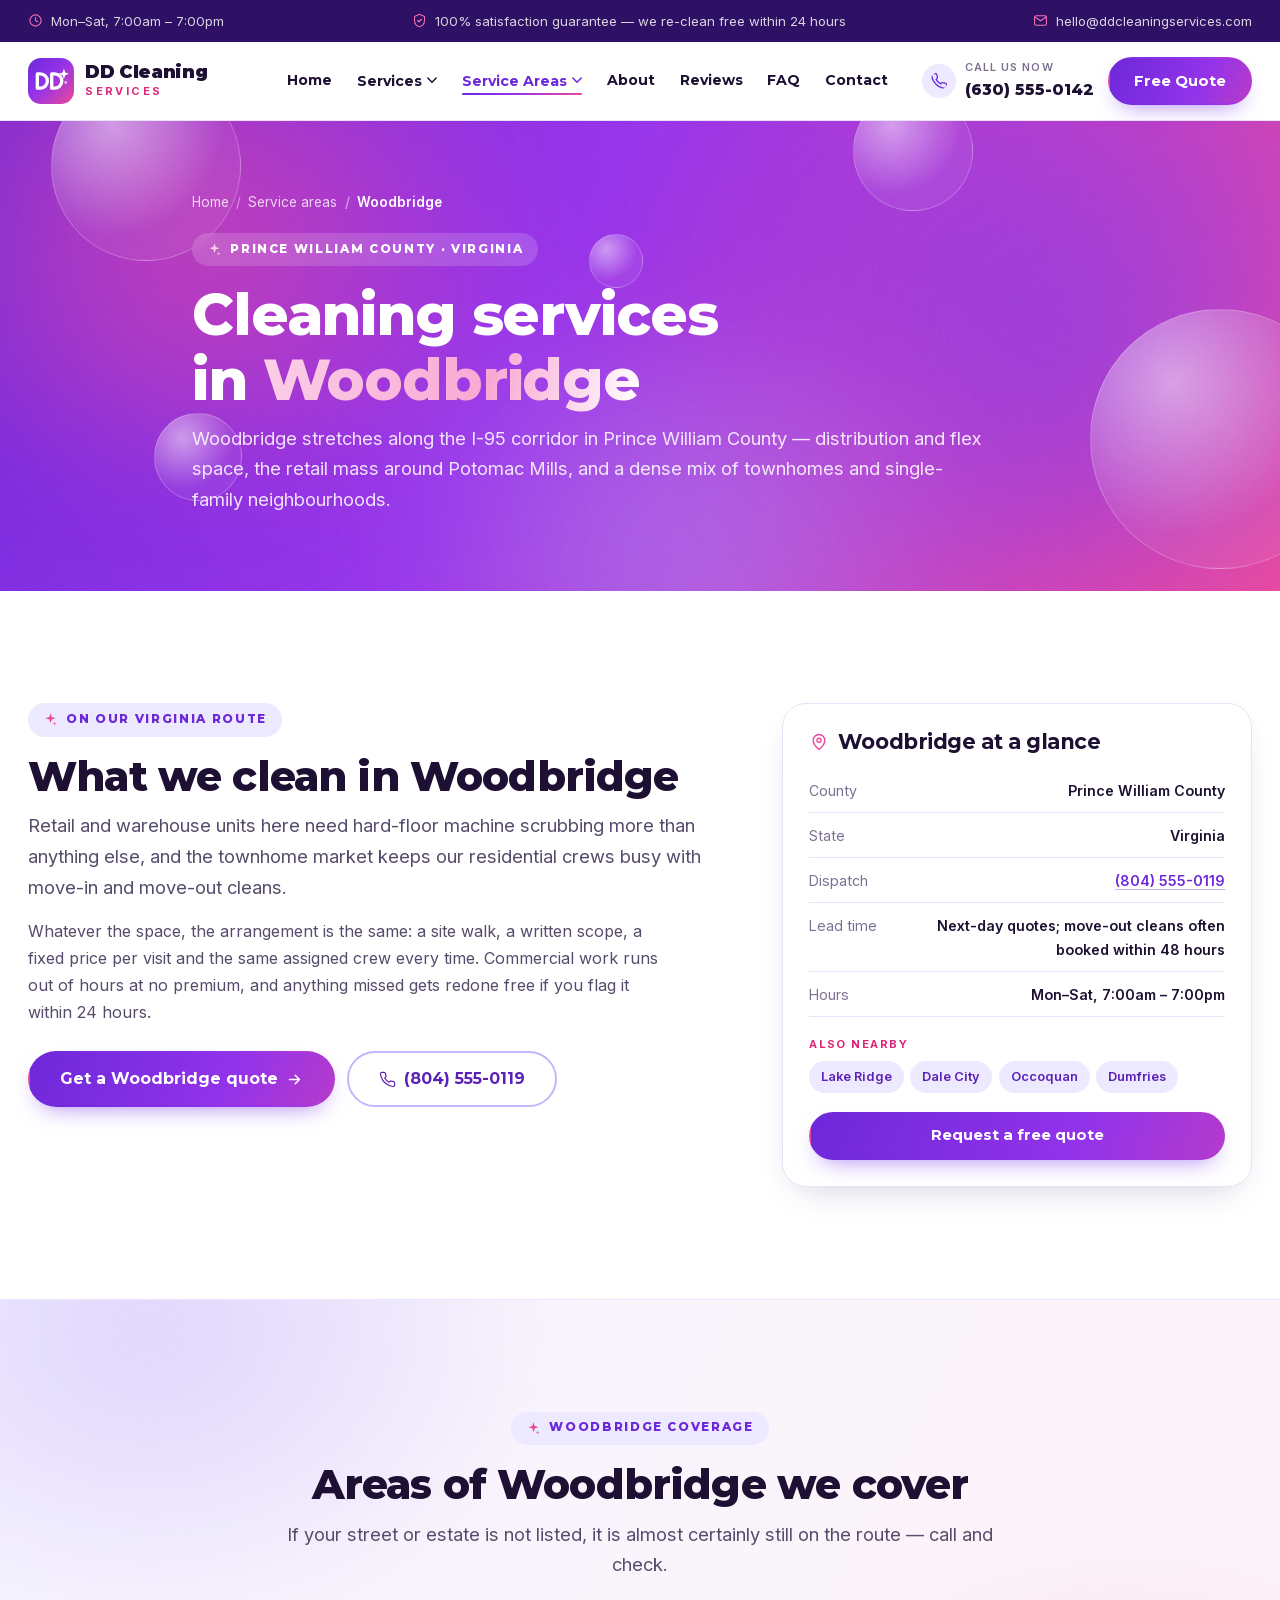
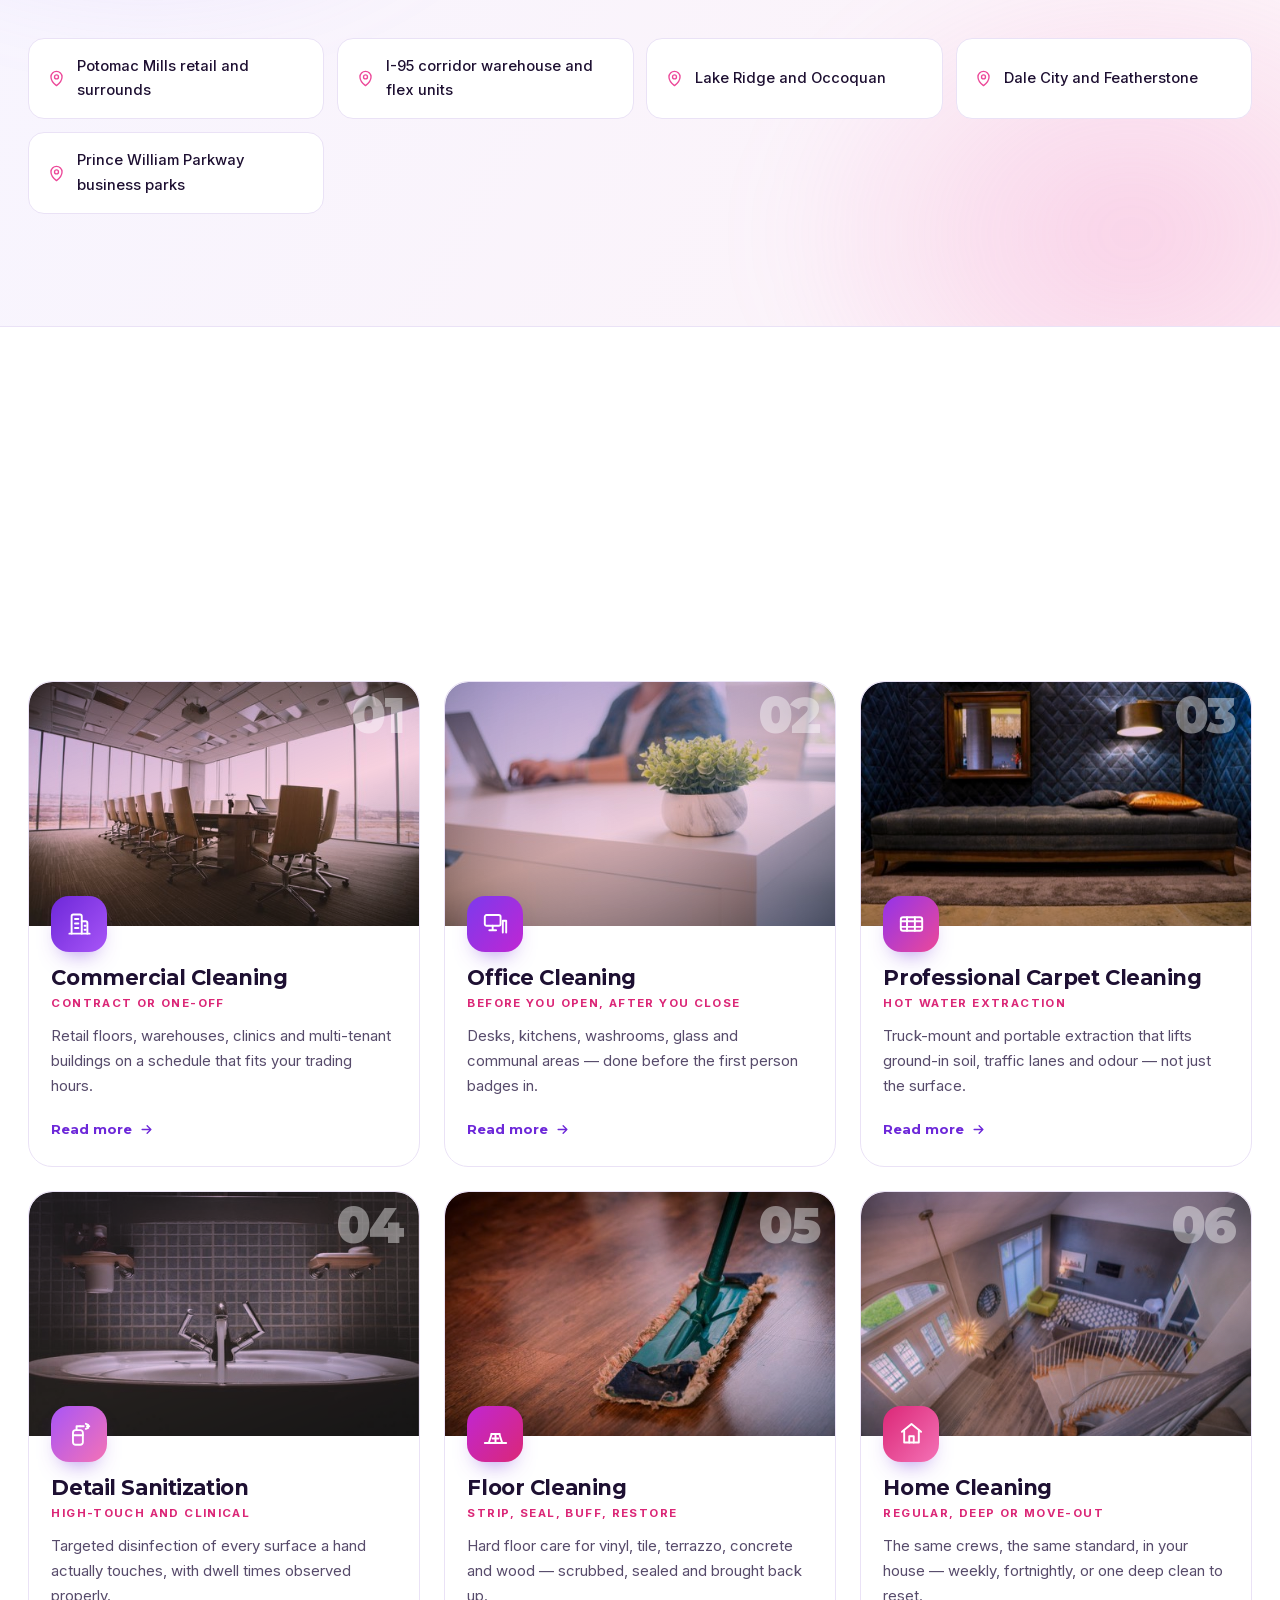
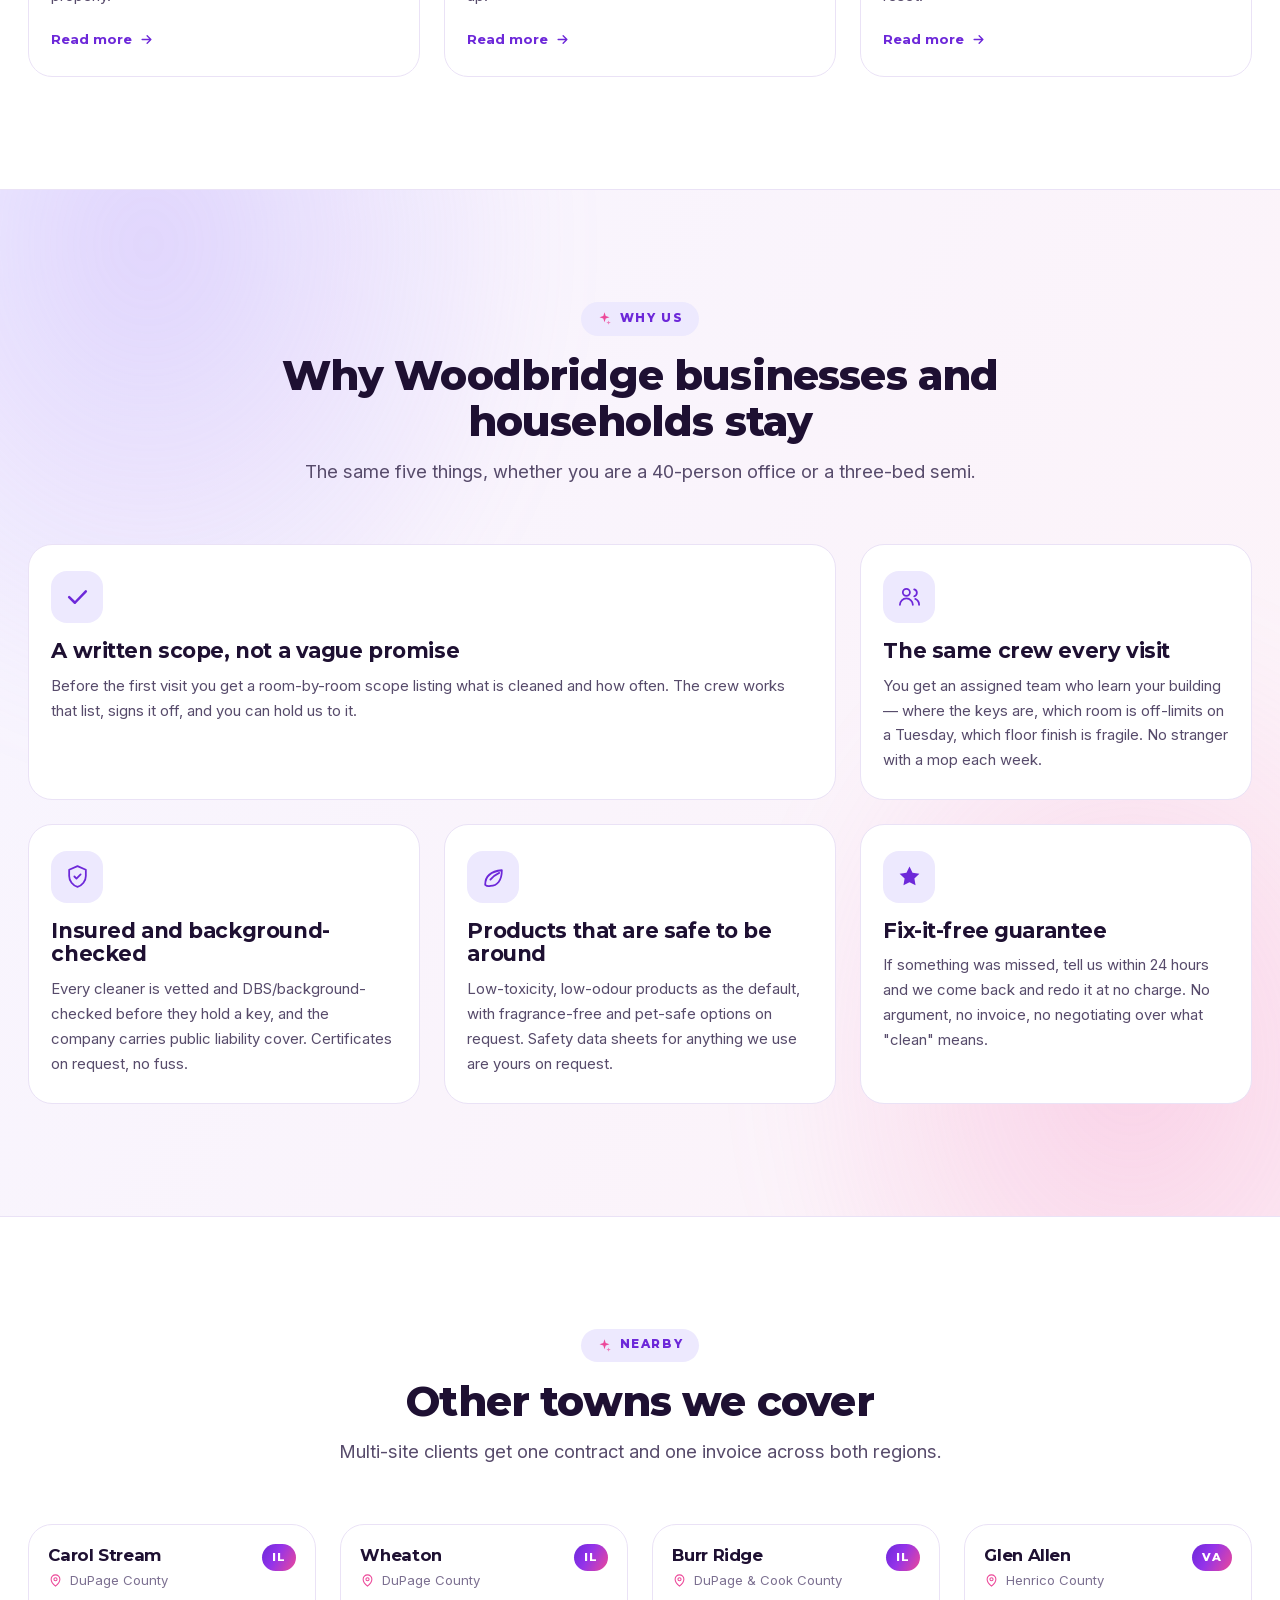
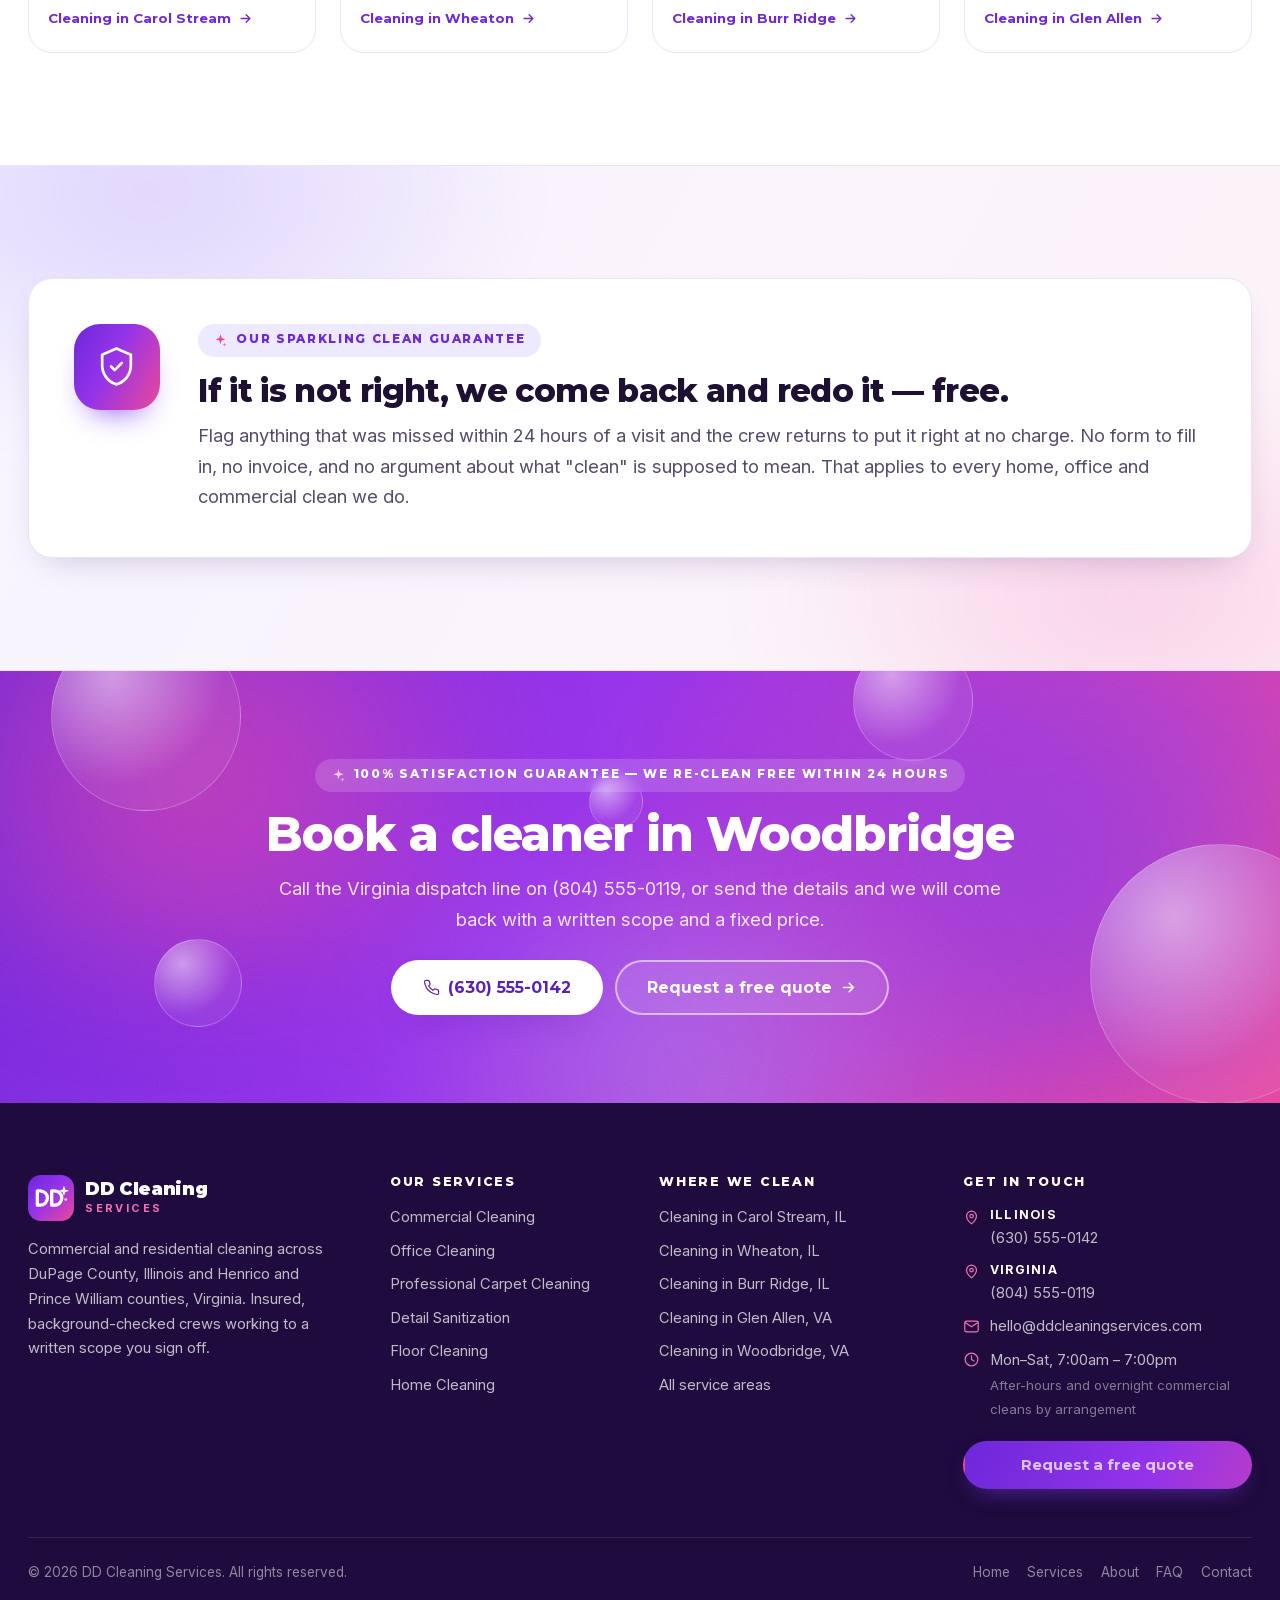
<file: areas/woodbridge.html>
<!DOCTYPE html>
<html lang="en-US">
<head>
<meta charset="utf-8">
<meta name="viewport" content="width=device-width, initial-scale=1">
<title>Cleaning Services in Woodbridge, VA | DD Cleaning Services</title>
<meta name="description" content="Commercial, office and home cleaning in Woodbridge, VA — carpet extraction, detail sanitization and hard floor care across Prince William County. Free quote, insured crews.">
<link rel="canonical" href="https://ddcleaningservices.com/areas/woodbridge.html">
<meta name="robots" content="index, follow, max-image-preview:large">
<meta name="theme-color" content="#6D28D9">
<meta name="geo.region" content="US-VA">
<meta name="geo.placename" content="Woodbridge, Virginia">
<meta property="og:type" content="website">
<meta property="og:site_name" content="DD Cleaning Services">
<meta property="og:title" content="Cleaning Services in Woodbridge, VA | DD Cleaning Services">
<meta property="og:description" content="Commercial, office and home cleaning in Woodbridge, VA — carpet extraction, detail sanitization and hard floor care across Prince William County. Free quote, insured crews.">
<meta property="og:url" content="https://ddcleaningservices.com/areas/woodbridge.html">
<meta property="og:image" content="https://ddcleaningservices.com/assets/img/brand/og-image.png">
<meta property="og:image:width" content="1200">
<meta property="og:image:height" content="630">
<meta property="og:locale" content="en_US">
<meta name="twitter:card" content="summary_large_image">
<meta name="twitter:title" content="Cleaning Services in Woodbridge, VA | DD Cleaning Services">
<meta name="twitter:description" content="Commercial, office and home cleaning in Woodbridge, VA — carpet extraction, detail sanitization and hard floor care across Prince William County. Free quote, insured crews.">
<meta name="twitter:image" content="https://ddcleaningservices.com/assets/img/brand/og-image.png">

<link rel="icon" href="../assets/img/brand/favicon.svg" type="image/svg+xml">
<link rel="icon" href="../assets/img/brand/favicon-64.png" sizes="64x64" type="image/png">
<link rel="apple-touch-icon" href="../assets/img/brand/apple-touch-icon.png">
<link rel="manifest" href="../site.webmanifest">

<link rel="preload" as="font" type="font/woff2" href="../assets/fonts/montserrat-latin-var.woff2" crossorigin>
<link rel="preload" as="font" type="font/woff2" href="../assets/fonts/inter-latin-var.woff2" crossorigin>
<link rel="stylesheet" href="../assets/css/main.css?v=b798b12c">
<script>document.documentElement.className+=' js';</script>
<script type="application/ld+json">
{
  "@context": "https://schema.org",
  "@graph": [
    {
      "@type": [
        "LocalBusiness",
        "CleaningService",
        "HomeAndConstructionBusiness"
      ],
      "@id": "https://ddcleaningservices.com/#business",
      "name": "DD Cleaning Services",
      "description": "Commercial and residential cleaning across Carol Stream, Wheaton and Burr Ridge in Illinois and Glen Allen and Woodbridge in Virginia. Office cleaning, carpet extraction, detail sanitization, hard floor care and home cleaning.",
      "url": "https://ddcleaningservices.com/",
      "telephone": "+1-630-555-0142",
      "email": "hello@ddcleaningservices.com",
      "image": "https://ddcleaningservices.com/assets/img/brand/og-image.png",
      "logo": "https://ddcleaningservices.com/assets/img/brand/logo.svg",
      "foundingDate": "2018",
      "priceRange": "$$",
      "currenciesAccepted": "USD",
      "openingHoursSpecification": [
        {
          "@type": "OpeningHoursSpecification",
          "dayOfWeek": [
            "Monday",
            "Tuesday",
            "Wednesday",
            "Thursday",
            "Friday",
            "Saturday"
          ],
          "opens": "07:00",
          "closes": "19:00"
        }
      ],
      "areaServed": [
        {
          "@type": "State",
          "name": "Illinois"
        },
        {
          "@type": "State",
          "name": "Virginia"
        },
        {
          "@type": "City",
          "name": "Carol Stream, IL"
        },
        {
          "@type": "City",
          "name": "Wheaton, IL"
        },
        {
          "@type": "City",
          "name": "Burr Ridge, IL"
        },
        {
          "@type": "City",
          "name": "Glen Allen, VA"
        },
        {
          "@type": "City",
          "name": "Woodbridge, VA"
        }
      ],
      "hasOfferCatalog": {
        "@type": "OfferCatalog",
        "name": "Cleaning services",
        "itemListElement": [
          {
            "@type": "Offer",
            "itemOffered": {
              "@type": "Service",
              "name": "Commercial Cleaning",
              "description": "Retail floors, warehouses, clinics and multi-tenant buildings on a schedule that fits your trading hours."
            }
          },
          {
            "@type": "Offer",
            "itemOffered": {
              "@type": "Service",
              "name": "Office Cleaning",
              "description": "Desks, kitchens, washrooms, glass and communal areas — done before the first person badges in."
            }
          },
          {
            "@type": "Offer",
            "itemOffered": {
              "@type": "Service",
              "name": "Professional Carpet Cleaning",
              "description": "Truck-mount and portable extraction that lifts ground-in soil, traffic lanes and odour — not just the surface."
            }
          },
          {
            "@type": "Offer",
            "itemOffered": {
              "@type": "Service",
              "name": "Detail Sanitization",
              "description": "Targeted disinfection of every surface a hand actually touches, with dwell times observed properly."
            }
          },
          {
            "@type": "Offer",
            "itemOffered": {
              "@type": "Service",
              "name": "Floor Cleaning",
              "description": "Hard floor care for vinyl, tile, terrazzo, concrete and wood — scrubbed, sealed and brought back up."
            }
          },
          {
            "@type": "Offer",
            "itemOffered": {
              "@type": "Service",
              "name": "Home Cleaning",
              "description": "The same crews, the same standard, in your house — weekly, fortnightly, or one deep clean to reset."
            }
          }
        ]
      }
    },
    {
      "@type": "BreadcrumbList",
      "itemListElement": [
        {
          "@type": "ListItem",
          "position": 1,
          "name": "Home",
          "item": "https://ddcleaningservices.com/"
        },
        {
          "@type": "ListItem",
          "position": 2,
          "name": "Service areas",
          "item": "https://ddcleaningservices.com/service-areas.html"
        },
        {
          "@type": "ListItem",
          "position": 3,
          "name": "Woodbridge",
          "item": "https://ddcleaningservices.com/areas/woodbridge.html"
        }
      ]
    },
    {
      "@type": "Service",
      "name": "Cleaning services in Woodbridge, VA",
      "description": "Woodbridge stretches along the I-95 corridor in Prince William County — distribution and flex space, the retail mass around Potomac Mills, and a dense mix of townhomes and single-family neighbourhoods.",
      "serviceType": "Cleaning service",
      "provider": {
        "@id": "https://ddcleaningservices.com/#business"
      },
      "areaServed": {
        "@type": "City",
        "name": "Woodbridge",
        "containedInPlace": {
          "@type": "AdministrativeArea",
          "name": "Prince William County"
        }
      },
      "hasOfferCatalog": {
        "@type": "OfferCatalog",
        "name": "Cleaning services in Woodbridge",
        "itemListElement": [
          {
            "@type": "Offer",
            "itemOffered": {
              "@type": "Service",
              "name": "Commercial Cleaning in Woodbridge"
            }
          },
          {
            "@type": "Offer",
            "itemOffered": {
              "@type": "Service",
              "name": "Office Cleaning in Woodbridge"
            }
          },
          {
            "@type": "Offer",
            "itemOffered": {
              "@type": "Service",
              "name": "Professional Carpet Cleaning in Woodbridge"
            }
          },
          {
            "@type": "Offer",
            "itemOffered": {
              "@type": "Service",
              "name": "Detail Sanitization in Woodbridge"
            }
          },
          {
            "@type": "Offer",
            "itemOffered": {
              "@type": "Service",
              "name": "Floor Cleaning in Woodbridge"
            }
          },
          {
            "@type": "Offer",
            "itemOffered": {
              "@type": "Service",
              "name": "Home Cleaning in Woodbridge"
            }
          }
        ]
      }
    }
  ]
}
</script>
</head>
<body>
<a class="skip-link" href="#main">Skip to content</a>
<div class="topbar">
    <div class="wrap">
        <p class="topbar__item"><svg viewBox="0 0 24 24" fill="none" stroke="currentColor" stroke-width="1.7" stroke-linecap="round" stroke-linejoin="round" aria-hidden="true"><circle cx="12" cy="12" r="9"/><path d="M12 7v5l3.5 2"/></svg><span>Mon–Sat, 7:00am – 7:00pm</span></p>
        <p class="topbar__item topbar__item--hide"> <svg viewBox="0 0 24 24" fill="none" stroke="currentColor" stroke-width="1.7" stroke-linecap="round" stroke-linejoin="round" aria-hidden="true"><path d="M12 2l8 3.5v6c0 4.8-3.4 9.2-8 10.5-4.6-1.3-8-5.7-8-10.5v-6z"/><path d="M9 12l2 2 4-4"/></svg><span>100% satisfaction guarantee — we re-clean free within 24 hours</span></p>
        <a class="topbar__item" href="mailto:hello@ddcleaningservices.com"><svg viewBox="0 0 24 24" fill="none" stroke="currentColor" stroke-width="1.7" stroke-linecap="round" stroke-linejoin="round" aria-hidden="true"><rect x="2.5" y="4.5" width="19" height="15" rx="2.5"/><path d="M3 6.5l9 6 9-6"/></svg><span>hello@ddcleaningservices.com</span></a>
    </div>
</div>

<header class="site-header">
    <div class="wrap">
        <a class="brand" href="../index.html">
            <img src="../assets/img/brand/logo.svg" alt="" width="48" height="48" loading="eager">
            <span>
                <span class="brand__name">DD Cleaning</span>
                <span class="brand__tag">Services</span>
            </span>
        </a>

        <nav class="nav" id="site-nav" aria-label="Main">
            <a class="nav__link" href="../index.html">Home</a>

            <span class="nav__item">
                <button class="nav__link nav__toggle" type="button" aria-expanded="false" aria-haspopup="true">Services <svg viewBox="0 0 12 8" fill="none" stroke="currentColor" stroke-width="1.8" stroke-linecap="round" aria-hidden="true"><path d="M1 1l5 5 5-5"/></svg></button>
                <span class="nav__panel nav__panel--wide">
                    <a href="../services.html"><span class="nav__ico"><svg viewBox="0 0 24 24" fill="currentColor" aria-hidden="true"><path d="M12 2l1.9 6.1L20 10l-6.1 1.9L12 18l-1.9-6.1L4 10l6.1-1.9z"/><path d="M18.5 15l.8 2.6 2.7.9-2.7.9-.8 2.6-.8-2.6-2.7-.9 2.7-.9z" opacity=".7"/></svg></span><span>All services<span>Everything we do</span></span></a>
                    <a href="../services.html#commercial-cleaning"><span class="nav__ico"><svg viewBox="0 0 24 24" fill="none" stroke="currentColor" stroke-width="1.7" stroke-linecap="round" stroke-linejoin="round" aria-hidden="true"><path d="M3 21h18"/><path d="M5 21V5.5A1.5 1.5 0 0 1 6.5 4h6A1.5 1.5 0 0 1 14 5.5V21"/><path d="M14 10h3.5A1.5 1.5 0 0 1 19 11.5V21"/><path d="M8 8h3M8 12h3M8 16h3M16.5 14h1M16.5 17.5h1"/></svg></span><span>Commercial Cleaning<span>Contract or one-off</span></span></a>
                    <a href="../services.html#office-cleaning"><span class="nav__ico"><svg viewBox="0 0 24 24" fill="none" stroke="currentColor" stroke-width="1.7" stroke-linecap="round" stroke-linejoin="round" aria-hidden="true"><rect x="2.5" y="4.5" width="14" height="9.5" rx="1.6"/><path d="M6.5 18h6M9.5 14v4"/><path d="M18.5 20V9.5h3V20"/></svg></span><span>Office Cleaning<span>Before you open, after you close</span></span></a>
                    <a href="../services.html#carpet-cleaning"><span class="nav__ico"><svg viewBox="0 0 24 24" fill="none" stroke="currentColor" stroke-width="1.7" stroke-linecap="round" stroke-linejoin="round" aria-hidden="true"><rect x="2.5" y="6.5" width="19" height="12" rx="2"/><path d="M2.5 10h19M2.5 15h19"/><path d="M8 6.5v12M15 6.5v12"/></svg></span><span>Professional Carpet Cleaning<span>Hot water extraction</span></span></a>
                    <a href="../services.html#detail-sanitization"><span class="nav__ico"><svg viewBox="0 0 24 24" fill="none" stroke="currentColor" stroke-width="1.7" stroke-linecap="round" stroke-linejoin="round" aria-hidden="true"><path d="M8.5 9h4.2A2.3 2.3 0 0 1 15 11.3v8.4a2.3 2.3 0 0 1-2.3 2.3H8.5a2.3 2.3 0 0 1-2.3-2.3v-8.4A2.3 2.3 0 0 1 8.5 9z"/><path d="M9.4 9V5.6h3.1"/><path d="M12.5 5.6h3.2"/><path d="M17.6 3.4l2.1.9M17.6 7.8l2.1-.9M18.6 5.6h2.1"/><path d="M6.2 13.6h8.8"/></svg></span><span>Detail Sanitization<span>High-touch and clinical</span></span></a>
                    <a href="../services.html#floor-cleaning"><span class="nav__ico"><svg viewBox="0 0 24 24" fill="none" stroke="currentColor" stroke-width="1.7" stroke-linecap="round" stroke-linejoin="round" aria-hidden="true"><path d="M2.5 20.5h19"/><path d="M6 20.5l2.6-8M18 20.5l-2.6-8M12 20.5v-8"/><path d="M8.3 12.5h7.4"/><path d="M9.4 16.5h5.2"/></svg></span><span>Floor Cleaning<span>Strip, seal, buff, restore</span></span></a>
                    <a href="../services.html#home-cleaning"><span class="nav__ico"><svg viewBox="0 0 24 24" fill="none" stroke="currentColor" stroke-width="1.7" stroke-linecap="round" stroke-linejoin="round" aria-hidden="true"><path d="M3.5 10.5L12 3.5l8.5 7"/><path d="M5.5 9.8V20h13V9.8"/><path d="M10 20v-5.5h4V20"/></svg></span><span>Home Cleaning<span>Regular, deep or move-out</span></span></a>
                </span>
            </span>

            <span class="nav__item is-current">
                <button class="nav__link nav__toggle" type="button" aria-expanded="false" aria-haspopup="true" aria-current="page">Service Areas <svg viewBox="0 0 12 8" fill="none" stroke="currentColor" stroke-width="1.8" stroke-linecap="round" aria-hidden="true"><path d="M1 1l5 5 5-5"/></svg></button>
                <span class="nav__panel nav__panel--cols">
                    <div class="nav__group"><p class="nav__group-title">Illinois</p>
                        <a href="../areas/carol-stream.html"><span>Carol Stream<span>DuPage County</span></span></a>
                        <a href="../areas/wheaton.html"><span>Wheaton<span>DuPage County</span></span></a>
                        <a href="../areas/burr-ridge.html"><span>Burr Ridge<span>DuPage &amp; Cook County</span></span></a></div>
                    <div class="nav__group"><p class="nav__group-title">Virginia</p>
                        <a href="../areas/glen-allen.html"><span>Glen Allen<span>Henrico County</span></span></a>
                        <a href="../areas/woodbridge.html"><span>Woodbridge<span>Prince William County</span></span></a></div>
                    <div class="nav__group nav__group--all">
                        <a href="../service-areas.html"><span>All areas<span>Illinois &amp; Virginia</span></span></a>
                    </div>
                </span>
            </span>

            <a class="nav__link" href="../about.html">About</a>
            <a class="nav__link" href="../reviews.html">Reviews</a>
            <a class="nav__link" href="../faq.html">FAQ</a>
            <a class="nav__link" href="../contact.html">Contact</a>
        </nav>

        <div class="header-cta">
            <a class="header-phone" href="tel:+16305550142" data-cta="header-call">
                <svg viewBox="0 0 24 24" fill="none" stroke="currentColor" stroke-width="1.7" stroke-linecap="round" stroke-linejoin="round" aria-hidden="true"><path d="M22 16.9v3a2 2 0 0 1-2.2 2 19.8 19.8 0 0 1-8.6-3.1 19.5 19.5 0 0 1-6-6A19.8 19.8 0 0 1 2.1 4.2 2 2 0 0 1 4.1 2h3a2 2 0 0 1 2 1.7c.1 1 .4 1.9.7 2.8a2 2 0 0 1-.5 2.1L8.1 9.9a16 16 0 0 0 6 6l1.3-1.3a2 2 0 0 1 2.1-.4c.9.3 1.8.6 2.8.7a2 2 0 0 1 1.7 2z"/></svg>
                <span><span>Call us now</span><strong>(630) 555-0142</strong></span>
            </a>
            <a class="btn btn--grad" href="../contact.html" data-cta="header-quote">Free Quote</a>
            <button class="nav-toggle" type="button" aria-expanded="false" aria-controls="site-nav" aria-label="Menu">
                <span></span>
            </button>
        </div>
    </div>
</header>

<div class="call-bar">
    <a class="btn btn--grad" href="tel:+16305550142" data-cta="mobile-call"><svg viewBox="0 0 24 24" fill="none" stroke="currentColor" stroke-width="1.7" stroke-linecap="round" stroke-linejoin="round" aria-hidden="true"><path d="M22 16.9v3a2 2 0 0 1-2.2 2 19.8 19.8 0 0 1-8.6-3.1 19.5 19.5 0 0 1-6-6A19.8 19.8 0 0 1 2.1 4.2 2 2 0 0 1 4.1 2h3a2 2 0 0 1 2 1.7c.1 1 .4 1.9.7 2.8a2 2 0 0 1-.5 2.1L8.1 9.9a16 16 0 0 0 6 6l1.3-1.3a2 2 0 0 1 2.1-.4c.9.3 1.8.6 2.8.7a2 2 0 0 1 1.7 2z"/></svg> Call Now</a>
    <a class="btn btn--ghost" href="../contact.html" data-cta="mobile-quote">Free Quote <svg viewBox="0 0 24 24" fill="none" stroke="currentColor" stroke-width="2.2" stroke-linecap="round" stroke-linejoin="round" aria-hidden="true"><path d="M5 12h14M13 6l6 6-6 6"/></svg></a>
</div>

<main id="main">

<section class="page-hero">
    <span class="aurora" aria-hidden="true"><i></i><i></i><i></i></span>
    <span class="grain" aria-hidden="true"></span>
    <span class="bubbles" aria-hidden="true"><i></i><i></i><i></i><i></i><i></i></span>
    <div class="wrap">
        <nav class="crumbs" aria-label="Breadcrumb"><ol>
            <li><a href="../index.html">Home</a></li>
            <li><a href="../service-areas.html">Service areas</a></li>
            <li aria-current="page">Woodbridge</li>
        </ol></nav>
        <p class="eyebrow eyebrow--light"><svg viewBox="0 0 24 24" fill="currentColor" aria-hidden="true"><path d="M12 2l1.9 6.1L20 10l-6.1 1.9L12 18l-1.9-6.1L4 10l6.1-1.9z"/><path d="M18.5 15l.8 2.6 2.7.9-2.7.9-.8 2.6-.8-2.6-2.7-.9 2.7-.9z" opacity=".7"/></svg> Prince William County · Virginia</p>
        <h1>Cleaning services in <em>Woodbridge</em></h1>
        <p class="lede">Woodbridge stretches along the I-95 corridor in Prince William County — distribution and flex space, the retail mass around Potomac Mills, and a dense mix of townhomes and single-family neighbourhoods.</p>
    </div>
</section>

<section class="section">
    <div class="wrap">
        <div class="intro">
            <div class="intro__text">
                <p class="eyebrow" data-reveal><svg viewBox="0 0 24 24" fill="currentColor" aria-hidden="true"><path d="M12 2l1.9 6.1L20 10l-6.1 1.9L12 18l-1.9-6.1L4 10l6.1-1.9z"/><path d="M18.5 15l.8 2.6 2.7.9-2.7.9-.8 2.6-.8-2.6-2.7-.9 2.7-.9z" opacity=".7"/></svg> On our Virginia route</p>
                <h2 data-reveal>What we clean in Woodbridge</h2>
                <p class="lede" data-reveal>Retail and warehouse units here need hard-floor machine scrubbing more than anything else, and the townhome market keeps our residential crews busy with move-in and move-out cleans.</p>
                <p data-reveal>Whatever the space, the arrangement is the same: a site walk, a written scope, a fixed
                price per visit and the same assigned crew every time. Commercial work runs out of hours at no premium,
                and anything missed gets redone free if you flag it within 24 hours.</p>
                <div class="btn-row" data-reveal>
                    <a class="btn btn--grad btn--lg" href="../contact.html">Get a Woodbridge quote <svg viewBox="0 0 24 24" fill="none" stroke="currentColor" stroke-width="2.2" stroke-linecap="round" stroke-linejoin="round" aria-hidden="true"><path d="M5 12h14M13 6l6 6-6 6"/></svg></a>
                    <a class="btn btn--ghost btn--lg" href="tel:+18045550119"><svg viewBox="0 0 24 24" fill="none" stroke="currentColor" stroke-width="1.7" stroke-linecap="round" stroke-linejoin="round" aria-hidden="true"><path d="M22 16.9v3a2 2 0 0 1-2.2 2 19.8 19.8 0 0 1-8.6-3.1 19.5 19.5 0 0 1-6-6A19.8 19.8 0 0 1 2.1 4.2 2 2 0 0 1 4.1 2h3a2 2 0 0 1 2 1.7c.1 1 .4 1.9.7 2.8a2 2 0 0 1-.5 2.1L8.1 9.9a16 16 0 0 0 6 6l1.3-1.3a2 2 0 0 1 2.1-.4c.9.3 1.8.6 2.8.7a2 2 0 0 1 1.7 2z"/></svg> (804) 555-0119</a>
                </div>
            </div>
            <div class="fact-card" data-reveal>
                <h3><svg viewBox="0 0 24 24" fill="none" stroke="currentColor" stroke-width="1.7" stroke-linecap="round" stroke-linejoin="round" aria-hidden="true"><path d="M12 21s7-5.4 7-11a7 7 0 1 0-14 0c0 5.6 7 11 7 11z"/><circle cx="12" cy="10" r="2.5"/></svg> Woodbridge at a glance</h3>
                <dl>
                    <div><dt>County</dt><dd>Prince William County</dd></div>
                    <div><dt>State</dt><dd>Virginia</dd></div>
                    <div><dt>Dispatch</dt><dd><a href="tel:+18045550119">(804) 555-0119</a></dd></div>
                    <div><dt>Lead time</dt><dd>Next-day quotes; move-out cleans often booked within 48 hours</dd></div>
                    <div><dt>Hours</dt><dd>Mon–Sat, 7:00am – 7:00pm</dd></div>
                </dl>
                <p class="fact-card__label">Also nearby</p>
                <p class="chips"><span>Lake Ridge</span><span>Dale City</span><span>Occoquan</span><span>Dumfries</span></p>
                <a class="btn btn--grad btn--block" href="../contact.html">Request a free quote</a>
            </div>
        </div>
    </div>
</section>

<section class="section section--tint">
    <div class="wrap">
        <div class="section-head">
        <p class="eyebrow" data-reveal><svg viewBox="0 0 24 24" fill="currentColor" aria-hidden="true"><path d="M12 2l1.9 6.1L20 10l-6.1 1.9L12 18l-1.9-6.1L4 10l6.1-1.9z"/><path d="M18.5 15l.8 2.6 2.7.9-2.7.9-.8 2.6-.8-2.6-2.7-.9 2.7-.9z" opacity=".7"/></svg> Woodbridge coverage</p>
        <h2 data-reveal>Areas of Woodbridge we cover</h2>
        <p class="lede" data-reveal>If your street or estate is not listed, it is almost certainly still on the route — call and check.</p>
    </div>
        <ul class="chip-grid" data-reveal>
            <li><svg viewBox="0 0 24 24" fill="none" stroke="currentColor" stroke-width="1.7" stroke-linecap="round" stroke-linejoin="round" aria-hidden="true"><path d="M12 21s7-5.4 7-11a7 7 0 1 0-14 0c0 5.6 7 11 7 11z"/><circle cx="12" cy="10" r="2.5"/></svg><span>Potomac Mills retail and surrounds</span></li>
            <li><svg viewBox="0 0 24 24" fill="none" stroke="currentColor" stroke-width="1.7" stroke-linecap="round" stroke-linejoin="round" aria-hidden="true"><path d="M12 21s7-5.4 7-11a7 7 0 1 0-14 0c0 5.6 7 11 7 11z"/><circle cx="12" cy="10" r="2.5"/></svg><span>I-95 corridor warehouse and flex units</span></li>
            <li><svg viewBox="0 0 24 24" fill="none" stroke="currentColor" stroke-width="1.7" stroke-linecap="round" stroke-linejoin="round" aria-hidden="true"><path d="M12 21s7-5.4 7-11a7 7 0 1 0-14 0c0 5.6 7 11 7 11z"/><circle cx="12" cy="10" r="2.5"/></svg><span>Lake Ridge and Occoquan</span></li>
            <li><svg viewBox="0 0 24 24" fill="none" stroke="currentColor" stroke-width="1.7" stroke-linecap="round" stroke-linejoin="round" aria-hidden="true"><path d="M12 21s7-5.4 7-11a7 7 0 1 0-14 0c0 5.6 7 11 7 11z"/><circle cx="12" cy="10" r="2.5"/></svg><span>Dale City and Featherstone</span></li>
            <li><svg viewBox="0 0 24 24" fill="none" stroke="currentColor" stroke-width="1.7" stroke-linecap="round" stroke-linejoin="round" aria-hidden="true"><path d="M12 21s7-5.4 7-11a7 7 0 1 0-14 0c0 5.6 7 11 7 11z"/><circle cx="12" cy="10" r="2.5"/></svg><span>Prince William Parkway business parks</span></li>
        </ul>
    </div>
</section>

<section class="section">
    <div class="wrap">
        <div class="section-head">
        <p class="eyebrow" data-reveal><svg viewBox="0 0 24 24" fill="currentColor" aria-hidden="true"><path d="M12 2l1.9 6.1L20 10l-6.1 1.9L12 18l-1.9-6.1L4 10l6.1-1.9z"/><path d="M18.5 15l.8 2.6 2.7.9-2.7.9-.8 2.6-.8-2.6-2.7-.9 2.7-.9z" opacity=".7"/></svg> Services</p>
        <h2 data-reveal>All six services available in Woodbridge</h2>
        <p class="lede" data-reveal>Take one, or bundle them into a single contract with one invoice.</p>
    </div>
        <div class="card-grid">
        <article class="s-card s-card--a s-card--photo" data-reveal>
            <span class="s-card__media">
                <img src="../assets/img/work/commercial-cleaning.jpg" srcset="../assets/img/work/commercial-cleaning-480.jpg 480w, ../assets/img/work/commercial-cleaning.jpg 960w"
                     sizes="(max-width: 600px) 92vw, (max-width: 1000px) 46vw, 31vw"
                     alt="A modern boardroom with glass walls and carpet tiles, cleaned and ready for the day" loading="lazy" decoding="async" width="960" height="640">
                <span class="s-card__tint"></span>
                <span class="s-card__num">01</span>
            </span>
            <span class="s-card__icon"><svg viewBox="0 0 24 24" fill="none" stroke="currentColor" stroke-width="1.7" stroke-linecap="round" stroke-linejoin="round" aria-hidden="true"><path d="M3 21h18"/><path d="M5 21V5.5A1.5 1.5 0 0 1 6.5 4h6A1.5 1.5 0 0 1 14 5.5V21"/><path d="M14 10h3.5A1.5 1.5 0 0 1 19 11.5V21"/><path d="M8 8h3M8 12h3M8 16h3M16.5 14h1M16.5 17.5h1"/></svg></span>
            <div class="s-card__body">
                <h3><a href="../services.html#commercial-cleaning">Commercial Cleaning</a></h3>
                <p class="s-card__kicker">Contract or one-off</p>
                <p>Retail floors, warehouses, clinics and multi-tenant buildings on a schedule that fits your trading hours.</p>
                <span class="s-card__more">Read more <svg viewBox="0 0 24 24" fill="none" stroke="currentColor" stroke-width="2.2" stroke-linecap="round" stroke-linejoin="round" aria-hidden="true"><path d="M5 12h14M13 6l6 6-6 6"/></svg></span>
            </div>
        </article>
        <article class="s-card s-card--b s-card--photo" data-reveal>
            <span class="s-card__media">
                <img src="../assets/img/work/office-cleaning.jpg" srcset="../assets/img/work/office-cleaning-480.jpg 480w, ../assets/img/work/office-cleaning.jpg 960w"
                     sizes="(max-width: 600px) 92vw, (max-width: 1000px) 46vw, 31vw"
                     alt="A bright, uncluttered office desk with a plant, wiped down before the team arrives" loading="lazy" decoding="async" width="960" height="640">
                <span class="s-card__tint"></span>
                <span class="s-card__num">02</span>
            </span>
            <span class="s-card__icon"><svg viewBox="0 0 24 24" fill="none" stroke="currentColor" stroke-width="1.7" stroke-linecap="round" stroke-linejoin="round" aria-hidden="true"><rect x="2.5" y="4.5" width="14" height="9.5" rx="1.6"/><path d="M6.5 18h6M9.5 14v4"/><path d="M18.5 20V9.5h3V20"/></svg></span>
            <div class="s-card__body">
                <h3><a href="../services.html#office-cleaning">Office Cleaning</a></h3>
                <p class="s-card__kicker">Before you open, after you close</p>
                <p>Desks, kitchens, washrooms, glass and communal areas — done before the first person badges in.</p>
                <span class="s-card__more">Read more <svg viewBox="0 0 24 24" fill="none" stroke="currentColor" stroke-width="2.2" stroke-linecap="round" stroke-linejoin="round" aria-hidden="true"><path d="M5 12h14M13 6l6 6-6 6"/></svg></span>
            </div>
        </article>
        <article class="s-card s-card--c s-card--photo" data-reveal>
            <span class="s-card__media">
                <img src="../assets/img/work/carpet-cleaning.jpg" srcset="../assets/img/work/carpet-cleaning-480.jpg 480w, ../assets/img/work/carpet-cleaning.jpg 960w"
                     sizes="(max-width: 600px) 92vw, (max-width: 1000px) 46vw, 31vw"
                     alt="A plush carpet and upholstered bench in a hotel lounge, freshly extracted" loading="lazy" decoding="async" width="960" height="640">
                <span class="s-card__tint"></span>
                <span class="s-card__num">03</span>
            </span>
            <span class="s-card__icon"><svg viewBox="0 0 24 24" fill="none" stroke="currentColor" stroke-width="1.7" stroke-linecap="round" stroke-linejoin="round" aria-hidden="true"><rect x="2.5" y="6.5" width="19" height="12" rx="2"/><path d="M2.5 10h19M2.5 15h19"/><path d="M8 6.5v12M15 6.5v12"/></svg></span>
            <div class="s-card__body">
                <h3><a href="../services.html#carpet-cleaning">Professional Carpet Cleaning</a></h3>
                <p class="s-card__kicker">Hot water extraction</p>
                <p>Truck-mount and portable extraction that lifts ground-in soil, traffic lanes and odour — not just the surface.</p>
                <span class="s-card__more">Read more <svg viewBox="0 0 24 24" fill="none" stroke="currentColor" stroke-width="2.2" stroke-linecap="round" stroke-linejoin="round" aria-hidden="true"><path d="M5 12h14M13 6l6 6-6 6"/></svg></span>
            </div>
        </article>
        <article class="s-card s-card--d s-card--photo" data-reveal>
            <span class="s-card__media">
                <img src="../assets/img/work/detail-sanitization.jpg" srcset="../assets/img/work/detail-sanitization-480.jpg 480w, ../assets/img/work/detail-sanitization.jpg 960w"
                     sizes="(max-width: 600px) 92vw, (max-width: 1000px) 46vw, 31vw"
                     alt="A washroom basin and taps — the high-touch fittings a sanitization pass targets" loading="lazy" decoding="async" width="960" height="640">
                <span class="s-card__tint"></span>
                <span class="s-card__num">04</span>
            </span>
            <span class="s-card__icon"><svg viewBox="0 0 24 24" fill="none" stroke="currentColor" stroke-width="1.7" stroke-linecap="round" stroke-linejoin="round" aria-hidden="true"><path d="M8.5 9h4.2A2.3 2.3 0 0 1 15 11.3v8.4a2.3 2.3 0 0 1-2.3 2.3H8.5a2.3 2.3 0 0 1-2.3-2.3v-8.4A2.3 2.3 0 0 1 8.5 9z"/><path d="M9.4 9V5.6h3.1"/><path d="M12.5 5.6h3.2"/><path d="M17.6 3.4l2.1.9M17.6 7.8l2.1-.9M18.6 5.6h2.1"/><path d="M6.2 13.6h8.8"/></svg></span>
            <div class="s-card__body">
                <h3><a href="../services.html#detail-sanitization">Detail Sanitization</a></h3>
                <p class="s-card__kicker">High-touch and clinical</p>
                <p>Targeted disinfection of every surface a hand actually touches, with dwell times observed properly.</p>
                <span class="s-card__more">Read more <svg viewBox="0 0 24 24" fill="none" stroke="currentColor" stroke-width="2.2" stroke-linecap="round" stroke-linejoin="round" aria-hidden="true"><path d="M5 12h14M13 6l6 6-6 6"/></svg></span>
            </div>
        </article>
        <article class="s-card s-card--e s-card--photo" data-reveal>
            <span class="s-card__media">
                <img src="../assets/img/work/floor-cleaning.jpg" srcset="../assets/img/work/floor-cleaning-480.jpg 480w, ../assets/img/work/floor-cleaning.jpg 960w"
                     sizes="(max-width: 600px) 92vw, (max-width: 1000px) 46vw, 31vw"
                     alt="A flat mop on polished hardwood, part-way through a floor clean" loading="lazy" decoding="async" width="960" height="640">
                <span class="s-card__tint"></span>
                <span class="s-card__num">05</span>
            </span>
            <span class="s-card__icon"><svg viewBox="0 0 24 24" fill="none" stroke="currentColor" stroke-width="1.7" stroke-linecap="round" stroke-linejoin="round" aria-hidden="true"><path d="M2.5 20.5h19"/><path d="M6 20.5l2.6-8M18 20.5l-2.6-8M12 20.5v-8"/><path d="M8.3 12.5h7.4"/><path d="M9.4 16.5h5.2"/></svg></span>
            <div class="s-card__body">
                <h3><a href="../services.html#floor-cleaning">Floor Cleaning</a></h3>
                <p class="s-card__kicker">Strip, seal, buff, restore</p>
                <p>Hard floor care for vinyl, tile, terrazzo, concrete and wood — scrubbed, sealed and brought back up.</p>
                <span class="s-card__more">Read more <svg viewBox="0 0 24 24" fill="none" stroke="currentColor" stroke-width="2.2" stroke-linecap="round" stroke-linejoin="round" aria-hidden="true"><path d="M5 12h14M13 6l6 6-6 6"/></svg></span>
            </div>
        </article>
        <article class="s-card s-card--f s-card--photo" data-reveal>
            <span class="s-card__media">
                <img src="../assets/img/work/home-cleaning.jpg" srcset="../assets/img/work/home-cleaning-480.jpg 480w, ../assets/img/work/home-cleaning.jpg 960w"
                     sizes="(max-width: 600px) 92vw, (max-width: 1000px) 46vw, 31vw"
                     alt="A tidy, light-filled family living space seen from the landing above" loading="lazy" decoding="async" width="960" height="640">
                <span class="s-card__tint"></span>
                <span class="s-card__num">06</span>
            </span>
            <span class="s-card__icon"><svg viewBox="0 0 24 24" fill="none" stroke="currentColor" stroke-width="1.7" stroke-linecap="round" stroke-linejoin="round" aria-hidden="true"><path d="M3.5 10.5L12 3.5l8.5 7"/><path d="M5.5 9.8V20h13V9.8"/><path d="M10 20v-5.5h4V20"/></svg></span>
            <div class="s-card__body">
                <h3><a href="../services.html#home-cleaning">Home Cleaning</a></h3>
                <p class="s-card__kicker">Regular, deep or move-out</p>
                <p>The same crews, the same standard, in your house — weekly, fortnightly, or one deep clean to reset.</p>
                <span class="s-card__more">Read more <svg viewBox="0 0 24 24" fill="none" stroke="currentColor" stroke-width="2.2" stroke-linecap="round" stroke-linejoin="round" aria-hidden="true"><path d="M5 12h14M13 6l6 6-6 6"/></svg></span>
            </div>
        </article>
    </div>
    </div>
</section>

<section class="section section--tint">
    <div class="wrap">
        <div class="section-head">
        <p class="eyebrow" data-reveal><svg viewBox="0 0 24 24" fill="currentColor" aria-hidden="true"><path d="M12 2l1.9 6.1L20 10l-6.1 1.9L12 18l-1.9-6.1L4 10l6.1-1.9z"/><path d="M18.5 15l.8 2.6 2.7.9-2.7.9-.8 2.6-.8-2.6-2.7-.9 2.7-.9z" opacity=".7"/></svg> Why us</p>
        <h2 data-reveal>Why Woodbridge businesses and households stay</h2>
        <p class="lede" data-reveal>The same five things, whether you are a 40-person office or a three-bed semi.</p>
    </div>
        <div class="reason-grid">
        <article class="reason" data-reveal>
            <span class="reason__icon"><svg viewBox="0 0 24 24" fill="none" stroke="currentColor" stroke-width="2.4" stroke-linecap="round" stroke-linejoin="round" aria-hidden="true"><path d="M4 12.5l5.5 5.5L20 7"/></svg></span>
            <h3>A written scope, not a vague promise</h3>
            <p>Before the first visit you get a room-by-room scope listing what is cleaned and how often. The crew works that list, signs it off, and you can hold us to it.</p>
        </article>
        <article class="reason" data-reveal>
            <span class="reason__icon"><svg viewBox="0 0 24 24" fill="none" stroke="currentColor" stroke-width="1.7" stroke-linecap="round" stroke-linejoin="round" aria-hidden="true"><circle cx="9" cy="8" r="3.4"/><path d="M2.8 20a6.2 6.2 0 0 1 12.4 0"/><path d="M16.5 5.2a3.4 3.4 0 0 1 0 6.6M17.5 14.3a6.2 6.2 0 0 1 3.7 5.7"/></svg></span>
            <h3>The same crew every visit</h3>
            <p>You get an assigned team who learn your building — where the keys are, which room is off-limits on a Tuesday, which floor finish is fragile. No stranger with a mop each week.</p>
        </article>
        <article class="reason" data-reveal>
            <span class="reason__icon"><svg viewBox="0 0 24 24" fill="none" stroke="currentColor" stroke-width="1.7" stroke-linecap="round" stroke-linejoin="round" aria-hidden="true"><path d="M12 2l8 3.5v6c0 4.8-3.4 9.2-8 10.5-4.6-1.3-8-5.7-8-10.5v-6z"/><path d="M9 12l2 2 4-4"/></svg></span>
            <h3>Insured and background-checked</h3>
            <p>Every cleaner is vetted and DBS/background-checked before they hold a key, and the company carries public liability cover. Certificates on request, no fuss.</p>
        </article>
        <article class="reason" data-reveal>
            <span class="reason__icon"><svg viewBox="0 0 24 24" fill="none" stroke="currentColor" stroke-width="1.7" stroke-linecap="round" stroke-linejoin="round" aria-hidden="true"><path d="M4 20c0-8 5-13 16-14 0 10-4.5 15-11 15a5 5 0 0 1-5-1z"/><path d="M9 15c2.5-3 5.3-5 8.5-6.5"/></svg></span>
            <h3>Products that are safe to be around</h3>
            <p>Low-toxicity, low-odour products as the default, with fragrance-free and pet-safe options on request. Safety data sheets for anything we use are yours on request.</p>
        </article>
        <article class="reason" data-reveal>
            <span class="reason__icon"><svg viewBox="0 0 24 24" fill="currentColor" aria-hidden="true"><path d="M12 2.5l2.9 5.9 6.6.9-4.8 4.6 1.1 6.5-5.8-3-5.8 3 1.1-6.5L2.5 9.3l6.6-.9z"/></svg></span>
            <h3>Fix-it-free guarantee</h3>
            <p>If something was missed, tell us within 24 hours and we come back and redo it at no charge. No argument, no invoice, no negotiating over what &quot;clean&quot; means.</p>
        </article>
    </div>
    </div>
</section>

<section class="section">
    <div class="wrap">
        <div class="section-head">
        <p class="eyebrow" data-reveal><svg viewBox="0 0 24 24" fill="currentColor" aria-hidden="true"><path d="M12 2l1.9 6.1L20 10l-6.1 1.9L12 18l-1.9-6.1L4 10l6.1-1.9z"/><path d="M18.5 15l.8 2.6 2.7.9-2.7.9-.8 2.6-.8-2.6-2.7-.9 2.7-.9z" opacity=".7"/></svg> Nearby</p>
        <h2 data-reveal>Other towns we cover</h2>
        <p class="lede" data-reveal>Multi-site clients get one contract and one invoice across both regions.</p>
    </div>
        <div class="card-grid card-grid--4">
            <article class="area-card area-card--sm" data-reveal>
                <span class="area-card__badge">IL</span>
                <h3><a href="../areas/carol-stream.html">Carol Stream</a></h3>
                <p class="area-card__county"><svg viewBox="0 0 24 24" fill="none" stroke="currentColor" stroke-width="1.7" stroke-linecap="round" stroke-linejoin="round" aria-hidden="true"><path d="M12 21s7-5.4 7-11a7 7 0 1 0-14 0c0 5.6 7 11 7 11z"/><circle cx="12" cy="10" r="2.5"/></svg> DuPage County</p>
                <span class="s-card__more">Cleaning in Carol Stream <svg viewBox="0 0 24 24" fill="none" stroke="currentColor" stroke-width="2.2" stroke-linecap="round" stroke-linejoin="round" aria-hidden="true"><path d="M5 12h14M13 6l6 6-6 6"/></svg></span>
            </article>
            <article class="area-card area-card--sm" data-reveal>
                <span class="area-card__badge">IL</span>
                <h3><a href="../areas/wheaton.html">Wheaton</a></h3>
                <p class="area-card__county"><svg viewBox="0 0 24 24" fill="none" stroke="currentColor" stroke-width="1.7" stroke-linecap="round" stroke-linejoin="round" aria-hidden="true"><path d="M12 21s7-5.4 7-11a7 7 0 1 0-14 0c0 5.6 7 11 7 11z"/><circle cx="12" cy="10" r="2.5"/></svg> DuPage County</p>
                <span class="s-card__more">Cleaning in Wheaton <svg viewBox="0 0 24 24" fill="none" stroke="currentColor" stroke-width="2.2" stroke-linecap="round" stroke-linejoin="round" aria-hidden="true"><path d="M5 12h14M13 6l6 6-6 6"/></svg></span>
            </article>
            <article class="area-card area-card--sm" data-reveal>
                <span class="area-card__badge">IL</span>
                <h3><a href="../areas/burr-ridge.html">Burr Ridge</a></h3>
                <p class="area-card__county"><svg viewBox="0 0 24 24" fill="none" stroke="currentColor" stroke-width="1.7" stroke-linecap="round" stroke-linejoin="round" aria-hidden="true"><path d="M12 21s7-5.4 7-11a7 7 0 1 0-14 0c0 5.6 7 11 7 11z"/><circle cx="12" cy="10" r="2.5"/></svg> DuPage &amp; Cook County</p>
                <span class="s-card__more">Cleaning in Burr Ridge <svg viewBox="0 0 24 24" fill="none" stroke="currentColor" stroke-width="2.2" stroke-linecap="round" stroke-linejoin="round" aria-hidden="true"><path d="M5 12h14M13 6l6 6-6 6"/></svg></span>
            </article>
            <article class="area-card area-card--sm" data-reveal>
                <span class="area-card__badge">VA</span>
                <h3><a href="../areas/glen-allen.html">Glen Allen</a></h3>
                <p class="area-card__county"><svg viewBox="0 0 24 24" fill="none" stroke="currentColor" stroke-width="1.7" stroke-linecap="round" stroke-linejoin="round" aria-hidden="true"><path d="M12 21s7-5.4 7-11a7 7 0 1 0-14 0c0 5.6 7 11 7 11z"/><circle cx="12" cy="10" r="2.5"/></svg> Henrico County</p>
                <span class="s-card__more">Cleaning in Glen Allen <svg viewBox="0 0 24 24" fill="none" stroke="currentColor" stroke-width="2.2" stroke-linecap="round" stroke-linejoin="round" aria-hidden="true"><path d="M5 12h14M13 6l6 6-6 6"/></svg></span>
            </article>
        </div>
    </div>
</section>

<section class="section section--tint" id="guarantee">
    <div class="wrap">
        <div class="guarantee">
            <span class="guarantee__icon" aria-hidden="true"><svg viewBox="0 0 24 24" fill="none" stroke="currentColor" stroke-width="1.7" stroke-linecap="round" stroke-linejoin="round" aria-hidden="true"><path d="M12 2l8 3.5v6c0 4.8-3.4 9.2-8 10.5-4.6-1.3-8-5.7-8-10.5v-6z"/><path d="M9 12l2 2 4-4"/></svg></span>
            <div>
                <p class="eyebrow"><svg viewBox="0 0 24 24" fill="currentColor" aria-hidden="true"><path d="M12 2l1.9 6.1L20 10l-6.1 1.9L12 18l-1.9-6.1L4 10l6.1-1.9z"/><path d="M18.5 15l.8 2.6 2.7.9-2.7.9-.8 2.6-.8-2.6-2.7-.9 2.7-.9z" opacity=".7"/></svg> Our sparkling clean guarantee</p>
                <h2>If it is not right, we come back and redo it — free.</h2>
                <p class="lede">Flag anything that was missed within 24 hours of a visit and the crew returns to put it
                right at no charge. No form to fill in, no invoice, and no argument about what "clean" is supposed to
                mean. That applies to every home, office and commercial clean we do.</p>
            </div>
        </div>
    </div>
</section>

<section class="cta-band">
    <span class="aurora" aria-hidden="true"><i></i><i></i><i></i></span>
    <span class="grain" aria-hidden="true"></span>
    <span class="bubbles" aria-hidden="true"><i></i><i></i><i></i><i></i><i></i></span>
    <div class="wrap">
        <p class="eyebrow eyebrow--light" data-reveal><svg viewBox="0 0 24 24" fill="currentColor" aria-hidden="true"><path d="M12 2l1.9 6.1L20 10l-6.1 1.9L12 18l-1.9-6.1L4 10l6.1-1.9z"/><path d="M18.5 15l.8 2.6 2.7.9-2.7.9-.8 2.6-.8-2.6-2.7-.9 2.7-.9z" opacity=".7"/></svg> 100% satisfaction guarantee — we re-clean free within 24 hours</p>
        <h2 data-reveal>Book a cleaner in Woodbridge</h2>
        <p class="lede" data-reveal>Call the Virginia dispatch line on (804) 555-0119, or send the details and we will come back with a written scope and a fixed price.</p>
        <div class="btn-row" data-reveal>
            <a class="btn btn--lg btn--white" href="tel:+16305550142" data-cta="cta-call"><svg viewBox="0 0 24 24" fill="none" stroke="currentColor" stroke-width="1.7" stroke-linecap="round" stroke-linejoin="round" aria-hidden="true"><path d="M22 16.9v3a2 2 0 0 1-2.2 2 19.8 19.8 0 0 1-8.6-3.1 19.5 19.5 0 0 1-6-6A19.8 19.8 0 0 1 2.1 4.2 2 2 0 0 1 4.1 2h3a2 2 0 0 1 2 1.7c.1 1 .4 1.9.7 2.8a2 2 0 0 1-.5 2.1L8.1 9.9a16 16 0 0 0 6 6l1.3-1.3a2 2 0 0 1 2.1-.4c.9.3 1.8.6 2.8.7a2 2 0 0 1 1.7 2z"/></svg> (630) 555-0142</a>
            <a class="btn btn--lg btn--outline-white" href="../contact.html" data-cta="cta-quote">Request a free quote <svg viewBox="0 0 24 24" fill="none" stroke="currentColor" stroke-width="2.2" stroke-linecap="round" stroke-linejoin="round" aria-hidden="true"><path d="M5 12h14M13 6l6 6-6 6"/></svg></a>
        </div>
    </div>
</section>
</main>

<footer class="site-footer">
    <div class="wrap">
        <div class="footer-grid">
            <div class="footer-brand">
                <a class="brand brand--footer" href="../index.html">
                    <img src="../assets/img/brand/logo.svg" alt="" width="52" height="52" loading="lazy">
                    <span>
                        <span class="brand__name">DD Cleaning</span>
                        <span class="brand__tag">Services</span>
                    </span>
                </a>
                <p>Commercial and residential cleaning across DuPage County, Illinois and Henrico and Prince William
                counties, Virginia. Insured, background-checked crews working to a written scope you sign off.</p>
                
            </div>

            <div class="footer-col">
                <h4>Our Services</h4>
                <ul>
                    <li><a href="../services.html#commercial-cleaning">Commercial Cleaning</a></li>
                    <li><a href="../services.html#office-cleaning">Office Cleaning</a></li>
                    <li><a href="../services.html#carpet-cleaning">Professional Carpet Cleaning</a></li>
                    <li><a href="../services.html#detail-sanitization">Detail Sanitization</a></li>
                    <li><a href="../services.html#floor-cleaning">Floor Cleaning</a></li>
                    <li><a href="../services.html#home-cleaning">Home Cleaning</a></li>
                </ul>
            </div>

            <div class="footer-col">
                <h4>Where We Clean</h4>
                <ul>
                    <li><a href="../areas/carol-stream.html">Cleaning in Carol Stream, IL</a></li>
                    <li><a href="../areas/wheaton.html">Cleaning in Wheaton, IL</a></li>
                    <li><a href="../areas/burr-ridge.html">Cleaning in Burr Ridge, IL</a></li>
                    <li><a href="../areas/glen-allen.html">Cleaning in Glen Allen, VA</a></li>
                    <li><a href="../areas/woodbridge.html">Cleaning in Woodbridge, VA</a></li>
                    <li><a href="../service-areas.html">All service areas</a></li>
                </ul>
            </div>

            <div class="footer-col">
                <h4>Get In Touch</h4>
                <ul class="footer-contact">
                    <li><svg viewBox="0 0 24 24" fill="none" stroke="currentColor" stroke-width="1.7" stroke-linecap="round" stroke-linejoin="round" aria-hidden="true"><path d="M12 21s7-5.4 7-11a7 7 0 1 0-14 0c0 5.6 7 11 7 11z"/><circle cx="12" cy="10" r="2.5"/></svg><span><strong>Illinois</strong><a href="tel:+16305550142">(630) 555-0142</a></span></li>
                    <li><svg viewBox="0 0 24 24" fill="none" stroke="currentColor" stroke-width="1.7" stroke-linecap="round" stroke-linejoin="round" aria-hidden="true"><path d="M12 21s7-5.4 7-11a7 7 0 1 0-14 0c0 5.6 7 11 7 11z"/><circle cx="12" cy="10" r="2.5"/></svg><span><strong>Virginia</strong><a href="tel:+18045550119">(804) 555-0119</a></span></li>
                    <li><svg viewBox="0 0 24 24" fill="none" stroke="currentColor" stroke-width="1.7" stroke-linecap="round" stroke-linejoin="round" aria-hidden="true"><rect x="2.5" y="4.5" width="19" height="15" rx="2.5"/><path d="M3 6.5l9 6 9-6"/></svg><span><a href="mailto:hello@ddcleaningservices.com">hello@ddcleaningservices.com</a></span></li>
                    <li><svg viewBox="0 0 24 24" fill="none" stroke="currentColor" stroke-width="1.7" stroke-linecap="round" stroke-linejoin="round" aria-hidden="true"><circle cx="12" cy="12" r="9"/><path d="M12 7v5l3.5 2"/></svg><span>Mon–Sat, 7:00am – 7:00pm<br><span class="faint">After-hours and overnight commercial cleans by arrangement</span></span></li>
                </ul>
                <a class="btn btn--grad btn--block" href="../contact.html">Request a free quote</a>
            </div>
        </div>

        <div class="footer-bottom">
            <p>&copy; <span data-year>2026</span> DD Cleaning Services. All rights reserved.</p>
            <nav aria-label="Footer">
                <a href="../index.html">Home</a>
                <a href="../services.html">Services</a>
                <a href="../about.html">About</a>
                <a href="../faq.html">FAQ</a>
                <a href="../contact.html">Contact</a>
            </nav>
        </div>
    </div>
</footer>

<script src="../assets/js/main.js?v=388a2fa8" defer></script>
</body>
</html>
</file>
<file: assets/css/main.css>
/* ==========================================================================
   DD Cleaning Services — main stylesheet
   Purple and pink brand system. No framework, no external requests.
   ========================================================================== */

/* --------------------------------------------------------------------------
   Fonts — self-hosted, so first paint never waits on a third-party server
   -------------------------------------------------------------------------- */
@font-face {
    font-family: 'Montserrat';
    src: url('../fonts/montserrat-latin-var.woff2') format('woff2');
    font-weight: 400 900;
    font-style: normal;
    font-display: swap;
}
@font-face {
    font-family: 'InterVar';
    src: url('../fonts/inter-latin-var.woff2') format('woff2');
    font-weight: 100 900;
    font-style: normal;
    font-display: swap;
}

/* --------------------------------------------------------------------------
   Tokens
   -------------------------------------------------------------------------- */
:root {
    --violet-950: #1F0B3D;
    --violet-900: #2E1065;
    --violet-800: #4C1D95;
    --violet-700: #5B21B6;
    --violet-600: #6D28D9;
    --violet-500: #7C3AED;
    --violet-400: #A78BFA;
    --violet-300: #C4B5FD;
    --violet-100: #EDE9FE;
    --violet-50: #F7F5FF;

    --pink-700: #BE185D;
    --pink-600: #DB2777;
    --pink-500: #EC4899;
    --pink-400: #F472B6;
    --pink-200: #FBCFE8;
    --pink-100: #FCE7F3;
    --pink-50: #FDF3F8;

    --ink: #1E1032;
    --body: #574B6B;
    --muted: #7C7091;
    --line: #EAE2F6;
    --white: #ffffff;

    --grad: linear-gradient(118deg, #6D28D9 0%, #9333EA 42%, #EC4899 100%);
    --grad-soft: linear-gradient(118deg, #F7F5FF 0%, #FDF3F8 100%);

    --shadow-sm: 0 2px 6px rgba(46, 16, 101, .06);
    --shadow: 0 14px 36px -18px rgba(46, 16, 101, .28);
    --shadow-lg: 0 30px 70px -30px rgba(46, 16, 101, .42);

    --r: 16px;
    --r-lg: 24px;
    --r-pill: 999px;

    --wrap: 1640px;
    --gut: clamp(1rem, 2.2vw, 1.75rem);
    /* Long-form copy stays readable even though the shell is wide */
    --measure: 64ch;
    --sp: clamp(4rem, 9vw, 7rem);

    --display: 'Montserrat', 'Segoe UI', system-ui, sans-serif;
    --sans: 'InterVar', system-ui, -apple-system, 'Segoe UI', sans-serif;
}

/* --------------------------------------------------------------------------
   Reset
   -------------------------------------------------------------------------- */
*,
*::before,
*::after {
    box-sizing: border-box;
}

html {
    -webkit-text-size-adjust: 100%;
    scroll-behavior: smooth;
    scroll-padding-top: 6rem;
    /* The off-canvas mobile nav sits a full viewport to the right. `clip`
       discards it without creating a scroll container, so the sticky header
       still sticks — `overflow-x: hidden` here would break it. */
    overflow-x: clip;
}

@supports not (overflow-x: clip) {
    body {
        overflow-x: hidden;
    }
}

body {
    margin: 0;
    font-family: var(--sans);
    font-size: 1rem;
    line-height: 1.68;
    color: var(--body);
    background: var(--white);
    -webkit-font-smoothing: antialiased;
}

img,
svg {
    max-width: 100%;
}

img {
    height: auto;
    display: block;
}

h1,
h2,
h3,
h4 {
    font-family: var(--display);
    color: var(--ink);
    line-height: 1.12;
    letter-spacing: -0.02em;
    margin: 0 0 .7rem;
    font-weight: 800;
}

h1 {
    font-size: clamp(2.1rem, 5.2vw, 3.6rem);
}
h2 {
    font-size: clamp(1.7rem, 3.7vw, 2.6rem);
}
h3 {
    font-size: clamp(1.12rem, 1.9vw, 1.32rem);
    font-weight: 700;
}
h4 {
    font-size: 1rem;
    font-weight: 700;
}

p {
    margin: 0 0 1rem;
}

a {
    color: var(--violet-600);
    text-decoration-color: color-mix(in srgb, var(--violet-500) 40%, transparent);
    text-underline-offset: 3px;
}

a:hover {
    color: var(--pink-600);
}

ul,
ol {
    margin: 0;
    padding: 0;
    list-style: none;
}

em {
    font-style: normal;
    background: var(--grad);
    -webkit-background-clip: text;
    background-clip: text;
    color: transparent;
}

.faint {
    color: var(--muted);
    font-size: .9rem;
}

:focus-visible {
    outline: 3px solid var(--pink-500);
    outline-offset: 3px;
    border-radius: 4px;
}

.skip-link {
    position: absolute;
    left: -9999px;
    top: 0;
    z-index: 200;
    background: var(--violet-800);
    color: #fff;
    padding: .8rem 1.3rem;
    border-radius: 0 0 var(--r) 0;
    font-weight: 600;
}
.skip-link:focus {
    left: 0;
    color: #fff;
}

/* --------------------------------------------------------------------------
   Layout primitives
   -------------------------------------------------------------------------- */
.wrap {
    width: min(100% - (var(--gut) * 2), var(--wrap));
    margin-inline: auto;
}

.section {
    padding: var(--sp) 0;
}

.section--tint {
    position: relative;
    background: var(--grad-soft);
    border-block: 1px solid var(--line);
    overflow: hidden;
}

/* The light sections were the only dead-still surfaces on the page. This is a
   very faint colour drift — you should never consciously notice it, only feel
   that the page is alive. */
.section--tint::before {
    content: '';
    position: absolute;
    inset: -30% -10%;
    pointer-events: none;
    background:
        radial-gradient(38% 44% at 18% 22%, rgba(167, 139, 250, .30), transparent 70%),
        radial-gradient(34% 40% at 82% 72%, rgba(244, 114, 182, .26), transparent 70%);
    filter: blur(40px);
    animation: drift-c 46s ease-in-out infinite;
}

.section--tint > .wrap {
    position: relative;
    z-index: 1;
}

.section-head {
    max-width: 46rem;
    margin: 0 auto clamp(2.4rem, 5vw, 3.6rem);
    text-align: center;
}

.section-head--left {
    margin-inline: 0;
    text-align: left;
}

.section-foot {
    margin-top: clamp(2rem, 4vw, 3rem);
    display: flex;
    flex-wrap: wrap;
    gap: .8rem;
    justify-content: center;
}

.lede {
    font-size: clamp(1.02rem, 1.5vw, 1.14rem);
    color: var(--body);
}

.eyebrow {
    display: inline-flex;
    align-items: center;
    gap: .5rem;
    font-family: var(--display);
    font-size: .74rem;
    font-weight: 800;
    letter-spacing: .14em;
    text-transform: uppercase;
    color: var(--violet-600);
    background: var(--violet-100);
    border-radius: var(--r-pill);
    padding: .42rem .95rem;
    margin: 0 0 1rem;
}

.eyebrow svg {
    width: 15px;
    height: 15px;
    color: var(--pink-500);
    flex: none;
}

.eyebrow--light {
    color: #fff;
    background: rgba(255, 255, 255, .16);
    backdrop-filter: blur(4px);
}

.eyebrow--light svg {
    color: var(--pink-200);
}

/* --------------------------------------------------------------------------
   Buttons
   -------------------------------------------------------------------------- */
.btn {
    display: inline-flex;
    align-items: center;
    justify-content: center;
    gap: .55rem;
    font-family: var(--display);
    font-weight: 700;
    font-size: .93rem;
    line-height: 1;
    padding: .92rem 1.5rem;
    border: 2px solid transparent;
    border-radius: var(--r-pill);
    background: var(--violet-100);
    color: var(--violet-700);
    text-decoration: none;
    cursor: pointer;
    transition: transform .16s ease, box-shadow .16s ease, background-color .16s ease, color .16s ease,
        border-color .16s ease;
}

.btn svg {
    width: 17px;
    height: 17px;
    flex: none;
}

.btn:hover {
    transform: translateY(-2px);
    color: var(--violet-800);
}

.btn:active {
    transform: translateY(0);
}

.btn--grad {
    background: var(--grad);
    background-size: 160% 100%;
    color: #fff;
    box-shadow: 0 10px 24px -12px rgba(124, 58, 237, .75);
}

.btn--grad:hover {
    background-position: 100% 0;
    color: #fff;
    box-shadow: 0 16px 30px -12px rgba(219, 39, 119, .6);
}

.btn--ghost {
    background: transparent;
    border-color: var(--violet-300);
    color: var(--violet-700);
}

.btn--ghost:hover {
    border-color: var(--pink-500);
    color: var(--pink-600);
    background: var(--pink-50);
}

.btn--white {
    background: #fff;
    color: var(--violet-700);
    box-shadow: var(--shadow);
}

.btn--white:hover {
    color: var(--pink-600);
}

.btn--outline-white {
    background: rgba(255, 255, 255, .1);
    border-color: rgba(255, 255, 255, .55);
    color: #fff;
}

.btn--outline-white:hover {
    background: #fff;
    color: var(--violet-700);
    border-color: #fff;
}

.btn--lg {
    padding: 1.08rem 1.85rem;
    font-size: 1rem;
}

.btn--block {
    display: flex;
    width: 100%;
}

.btn-row {
    display: flex;
    flex-wrap: wrap;
    gap: .75rem;
    margin-top: 1.6rem;
}

/* --------------------------------------------------------------------------
   Animated background: aurora + grain

   Three large, heavily blurred colour blobs drift on long offset cycles. On
   top sits a fixed grain texture. The grain matters more than it sounds — a
   pure CSS gradient is mathematically smooth, and that smoothness is most of
   what makes a page read as synthetic. A little noise breaks it up.
   -------------------------------------------------------------------------- */
.aurora {
    position: absolute;
    inset: -25%;
    z-index: 0;
    pointer-events: none;
    opacity: .75;
    overflow: hidden;
}

/* Blur each blob rather than the container. Blurring the parent forces the
   whole layer to re-rasterise every frame its children move; blurring the
   child lets the compositor move a cached texture instead. */
.aurora i {
    position: absolute;
    display: block;
    border-radius: 50%;
    mix-blend-mode: screen;
    filter: blur(60px);
    will-change: transform;
}

.aurora i:nth-child(1) {
    width: 46%;
    height: 62%;
    top: 2%;
    left: 4%;
    background: radial-gradient(circle, rgba(236, 72, 153, .85), rgba(236, 72, 153, 0) 68%);
    animation: drift-a 26s ease-in-out infinite;
}

.aurora i:nth-child(2) {
    width: 52%;
    height: 70%;
    top: 12%;
    right: 2%;
    background: radial-gradient(circle, rgba(124, 58, 237, .9), rgba(124, 58, 237, 0) 68%);
    animation: drift-b 34s ease-in-out infinite;
}

.aurora i:nth-child(3) {
    width: 40%;
    height: 56%;
    bottom: -6%;
    left: 32%;
    background: radial-gradient(circle, rgba(167, 139, 250, .7), rgba(167, 139, 250, 0) 70%);
    animation: drift-c 30s ease-in-out infinite;
}

@keyframes drift-a {
    0%, 100% { transform: translate3d(0, 0, 0) scale(1); }
    33%      { transform: translate3d(14%, 8%, 0) scale(1.16); }
    66%      { transform: translate3d(-8%, 14%, 0) scale(.92); }
}

@keyframes drift-b {
    0%, 100% { transform: translate3d(0, 0, 0) scale(1.05); }
    40%      { transform: translate3d(-16%, 10%, 0) scale(.9); }
    70%      { transform: translate3d(6%, -10%, 0) scale(1.2); }
}

@keyframes drift-c {
    0%, 100% { transform: translate3d(0, 0, 0) scale(.95); }
    50%      { transform: translate3d(12%, -14%, 0) scale(1.22); }
}

/* Fractal noise, inlined so it costs no request */
.grain {
    position: absolute;
    inset: 0;
    z-index: 0;
    pointer-events: none;
    opacity: .5;
    mix-blend-mode: overlay;
    background-image: url("data:image/svg+xml,%3Csvg xmlns='http://www.w3.org/2000/svg' width='180' height='180'%3E%3Cfilter id='n'%3E%3CfeTurbulence type='fractalNoise' baseFrequency='0.85' numOctaves='4' stitchTiles='stitch'/%3E%3CfeColorMatrix type='saturate' values='0'/%3E%3C/filter%3E%3Crect width='180' height='180' filter='url(%23n)' opacity='0.4'/%3E%3C/svg%3E");
}

/* A slow diagonal light sweep across the hero */
.hero::before {
    content: '';
    position: absolute;
    top: -60%;
    left: -30%;
    width: 45%;
    height: 220%;
    z-index: 0;
    pointer-events: none;
    background: linear-gradient(90deg, transparent, rgba(255, 255, 255, .13), transparent);
    transform: rotate(14deg);
    animation: sweep 11s ease-in-out infinite;
}

@keyframes sweep {
    0%       { transform: translateX(0) rotate(14deg); opacity: 0; }
    12%      { opacity: 1; }
    55%, 100% { transform: translateX(320%) rotate(14deg); opacity: 0; }
}

/* --------------------------------------------------------------------------
   Decorative bubbles
   -------------------------------------------------------------------------- */
.bubbles {
    position: absolute;
    inset: 0;
    overflow: hidden;
    pointer-events: none;
    z-index: 0;
}

.bubbles i {
    position: absolute;
    border-radius: 50%;
    background: radial-gradient(circle at 32% 28%, rgba(255, 255, 255, .5), rgba(255, 255, 255, .06) 60%);
    border: 1px solid rgba(255, 255, 255, .22);
    animation: float 9s ease-in-out infinite;
}

.bubbles i:nth-child(1) { width: 190px; height: 190px; top: -50px; left: 4%; animation-delay: -1s; }
.bubbles i:nth-child(2) { width: 88px;  height: 88px;  top: 62%;  left: 12%; animation-delay: -4s; }
.bubbles i:nth-child(3) { width: 54px;  height: 54px;  top: 24%;  left: 46%; animation-delay: -7s; }
.bubbles i:nth-child(4) { width: 260px; height: 260px; top: 40%;  right: -70px; left: auto; animation-delay: -2s; }
.bubbles i:nth-child(5) { width: 120px; height: 120px; top: -30px; right: 24%; left: auto; animation-delay: -9s; }
.bubbles i:nth-child(6) { width: 40px;  height: 40px;  top: 78%;  right: 34%; left: auto; animation-delay: -5s; }
.bubbles i:nth-child(7) { width: 150px; height: 150px; bottom: -60px; left: 34%; animation-delay: -11s; }

.bubbles--soft i {
    background: radial-gradient(circle at 32% 28%, rgba(255, 255, 255, .32), rgba(255, 255, 255, .04) 60%);
}

/* Three motion paths rather than one, so the bubbles do not rise in lockstep.
   The durations stay mutually indivisible (9 / 12.5 / 15.5) so the group never
   settles into a visible repeating pattern. */
.bubbles i:nth-child(3n)   { animation-name: float-b; animation-duration: 12.5s; }
.bubbles i:nth-child(3n+1) { animation-name: float-c; animation-duration: 15.5s; }

@keyframes float {
    0%, 100% { transform: translate3d(0, 0, 0) scale(1); opacity: 1; }
    50%      { transform: translate3d(16px, -44px, 0) scale(1.09); opacity: .74; }
}

@keyframes float-b {
    0%, 100% { transform: translate3d(0, 0, 0) scale(1); opacity: .85; }
    35%      { transform: translate3d(-26px, -34px, 0) scale(1.14); opacity: 1; }
    70%      { transform: translate3d(18px, -56px, 0) scale(.92); opacity: .68; }
}

@keyframes float-c {
    0%, 100% { transform: translate3d(0, 0, 0) scale(1.04); opacity: .7; }
    50%      { transform: translate3d(30px, -40px, 0) scale(.88); opacity: 1; }
}

/* --------------------------------------------------------------------------
   Top bar
   -------------------------------------------------------------------------- */
.topbar {
    background: var(--violet-900);
    color: rgba(255, 255, 255, .82);
    font-size: .82rem;
}

.topbar .wrap {
    display: flex;
    align-items: center;
    gap: 1.6rem;
    justify-content: space-between;
    min-height: 42px;
    flex-wrap: wrap;
}

.topbar__item {
    display: inline-flex;
    align-items: center;
    gap: .5rem;
    margin: .3rem 0;
    color: inherit;
    text-decoration: none;
}

.topbar__item svg {
    width: 15px;
    height: 15px;
    color: var(--pink-400);
    flex: none;
}

a.topbar__item:hover {
    color: #fff;
}

@media (max-width: 900px) {
    .topbar__item--hide { display: none; }
}

@media (max-width: 620px) {
    .topbar .wrap { justify-content: center; }
}

/* --------------------------------------------------------------------------
   Header
   -------------------------------------------------------------------------- */
.site-header {
    position: sticky;
    top: 0;
    z-index: 90;
    background: rgba(255, 255, 255, .92);
    backdrop-filter: blur(12px);
    border-bottom: 1px solid var(--line);
}

.site-header.is-stuck {
    box-shadow: var(--shadow);
}

.site-header .wrap {
    display: flex;
    align-items: center;
    gap: 1.2rem;
    min-height: 78px;
}

.brand {
    display: inline-flex;
    align-items: center;
    gap: .7rem;
    text-decoration: none;
    flex: none;
}

.brand img {
    width: 46px;
    height: 46px;
}

.brand__name {
    display: block;
    font-family: var(--display);
    font-weight: 900;
    font-size: 1.12rem;
    letter-spacing: -0.02em;
    color: var(--ink);
    line-height: 1.1;
}

.brand__tag {
    display: block;
    font-size: .68rem;
    letter-spacing: .22em;
    text-transform: uppercase;
    font-weight: 700;
    color: var(--pink-600);
}

/* --- nav --- */
.nav {
    display: flex;
    align-items: center;
    gap: .1rem;
    margin-left: auto;
}

.nav__link {
    position: relative;
    display: inline-flex;
    align-items: center;
    gap: .35rem;
    font-family: var(--display);
    font-weight: 700;
    font-size: .88rem;
    color: var(--ink);
    text-decoration: none;
    padding: .6rem .72rem;
    border-radius: 10px;
    background: none;
    border: 0;
    cursor: pointer;
    font-family: var(--display);
}

.nav__link svg {
    width: 10px;
    height: 7px;
    transition: transform .18s ease;
}

.nav__link:hover,
.nav__link[aria-current='page'] {
    color: var(--violet-600);
}

.nav__link[aria-current='page']::after {
    content: '';
    position: absolute;
    left: .72rem;
    right: .72rem;
    bottom: .28rem;
    height: 2px;
    border-radius: 2px;
    background: var(--grad);
}

.nav__item {
    position: relative;
}

.nav__panel {
    position: absolute;
    top: calc(100% + .5rem);
    left: 50%;
    transform: translate(-50%, 8px);
    min-width: 250px;
    background: #fff;
    border: 1px solid var(--line);
    border-radius: var(--r);
    box-shadow: var(--shadow-lg);
    padding: .55rem;
    display: none;
    z-index: 50;
}

/* Bridges the gap between the tab and the panel. Without it the pointer
   crosses unhovered ground on its way down and the menu closes underneath it. */
.nav__panel::before {
    content: '';
    position: absolute;
    left: 0;
    right: 0;
    top: -1rem;
    height: 1rem;
}

.nav__panel--wide {
    min-width: 340px;
}

.nav__panel--cols {
    min-width: 520px;
    display: none;
    grid-template-columns: 1fr 1fr;
    gap: .4rem;
}

.nav__item.is-open .nav__panel {
    display: block;
    animation: dropIn .16s ease forwards;
}

.nav__item.is-open .nav__panel--cols {
    display: grid;
}

@keyframes dropIn {
    from { opacity: 0; transform: translate(-50%, 2px); }
    to   { opacity: 1; transform: translate(-50%, 0); }
}

.nav__panel a {
    display: flex;
    align-items: center;
    gap: .7rem;
    padding: .62rem .7rem;
    border-radius: 11px;
    text-decoration: none;
    color: var(--ink);
    font-weight: 600;
    font-size: .9rem;
    line-height: 1.3;
}

.nav__panel a span span,
.nav__panel a > span:last-child span {
    display: block;
    font-weight: 500;
    font-size: .76rem;
    color: var(--muted);
    margin-top: .1rem;
}

.nav__panel a:hover {
    background: var(--violet-50);
    color: var(--violet-700);
}

.nav__ico {
    display: grid;
    place-items: center;
    width: 34px;
    height: 34px;
    flex: none;
    border-radius: 10px;
    background: var(--grad);
    color: #fff;
}

.nav__ico svg {
    width: 18px;
    height: 18px;
}

.nav__group {
    padding: .2rem;
}

.nav__group-title {
    font-family: var(--display);
    font-size: .68rem;
    letter-spacing: .16em;
    text-transform: uppercase;
    color: var(--pink-600);
    font-weight: 800;
    margin: .4rem 0 .2rem .7rem;
}

.nav__group--all {
    grid-column: 1 / -1;
    border-top: 1px solid var(--line);
    margin-top: .3rem;
    padding-top: .3rem;
}

.header-cta {
    display: flex;
    align-items: center;
    gap: .7rem;
    flex: none;
}

.header-phone {
    display: inline-flex;
    align-items: center;
    gap: .55rem;
    text-decoration: none;
    color: var(--ink);
    padding: .3rem .2rem;
}

.header-phone svg {
    width: 34px;
    height: 34px;
    padding: 8px;
    border-radius: 50%;
    background: var(--violet-100);
    color: var(--violet-600);
    flex: none;
}

.header-phone span span {
    display: block;
    font-size: .68rem;
    letter-spacing: .1em;
    text-transform: uppercase;
    color: var(--muted);
    font-weight: 600;
}

.header-phone strong {
    font-family: var(--display);
    font-size: .98rem;
    font-weight: 800;
    color: var(--ink);
}

.header-phone:hover strong {
    color: var(--violet-600);
}

/* --- burger --- */
.nav-toggle {
    display: none;
    width: 46px;
    height: 46px;
    border: 1px solid var(--line);
    border-radius: 12px;
    background: #fff;
    cursor: pointer;
    position: relative;
}

.nav-toggle span,
.nav-toggle span::before,
.nav-toggle span::after {
    position: absolute;
    left: 50%;
    width: 20px;
    height: 2px;
    border-radius: 2px;
    background: var(--ink);
    transform: translateX(-50%);
    transition: transform .2s ease, opacity .2s ease;
}

.nav-toggle span {
    top: 50%;
    margin-top: -1px;
}

.nav-toggle span::before {
    content: '';
    top: -6px;
}

.nav-toggle span::after {
    content: '';
    top: 6px;
}

.nav-toggle[aria-expanded='true'] span {
    background: transparent;
}

.nav-toggle[aria-expanded='true'] span::before {
    transform: translateX(-50%) translateY(6px) rotate(45deg);
}

.nav-toggle[aria-expanded='true'] span::after {
    transform: translateX(-50%) translateY(-6px) rotate(-45deg);
}

/* --- mobile nav --- */
@media (max-width: 1220px) {
    .nav__link { font-size: .84rem; padding: .6rem .55rem; }
    .header-phone span span { display: none; }
}

@media (max-width: 1080px) {
    .nav-toggle { display: block; }
    .header-phone { display: none; }

    .nav {
        position: fixed;
        inset: 120px 0 0;
        margin: 0;
        flex-direction: column;
        align-items: stretch;
        gap: 0;
        background: #fff;
        padding: 1.2rem var(--gut) 3rem;
        overflow-y: auto;
        transform: translateX(100%);
        transition: transform .25s ease;
        border-top: 1px solid var(--line);
    }

    .nav.is-open { transform: translateX(0); }

    .nav__link {
        justify-content: space-between;
        width: 100%;
        padding: .95rem .2rem;
        font-size: 1.05rem;
        border-bottom: 1px solid var(--line);
        border-radius: 0;
    }

    .nav__link[aria-current='page']::after { display: none; }

    .nav__item { width: 100%; }

    .nav__panel,
    .nav__panel--cols {
        position: static;
        transform: none;
        min-width: 0;
        box-shadow: none;
        border: 0;
        border-bottom: 1px solid var(--line);
        border-radius: 0;
        padding: .3rem 0 .8rem;
        background: var(--violet-50);
    }

    .nav__item.is-open .nav__panel { animation: none; }
    .nav__panel--cols { grid-template-columns: 1fr; }
    .nav__toggle[aria-expanded='true'] svg { transform: rotate(180deg); }
}

/* --- sticky mobile call bar --- */
.call-bar {
    position: fixed;
    left: 0;
    right: 0;
    bottom: 0;
    z-index: 80;
    display: none;
    gap: .6rem;
    padding: .6rem var(--gut) calc(.6rem + env(safe-area-inset-bottom));
    background: rgba(255, 255, 255, .96);
    backdrop-filter: blur(10px);
    border-top: 1px solid var(--line);
}

.call-bar .btn {
    flex: 1;
}

@media (max-width: 720px) {
    .call-bar { display: flex; }
    body { padding-bottom: 76px; }
}

/* --------------------------------------------------------------------------
   Hero
   -------------------------------------------------------------------------- */
.hero {
    position: relative;
    background: var(--grad);
    color: #fff;
    /* No overlapping strip below any more, so the deep bottom pad that made
       room for it goes too. */
    padding: clamp(3.4rem, 7vw, 5.6rem) 0 clamp(3.4rem, 6vw, 5rem);
    overflow: hidden;
}

.hero::after {
    content: '';
    position: absolute;
    inset: auto 0 0;
    height: 160px;
    background: linear-gradient(to top, rgba(31, 11, 61, .22), transparent);
    pointer-events: none;
    z-index: 0;
}

/* A real room behind the colour. Barely visible, but it gives the gradient
   something to sit on and stops the panel reading as flat paint. */
.hero__photo {
    position: absolute;
    inset: 0;
    width: 100%;
    height: 100%;
    object-fit: cover;
    z-index: 0;
    opacity: .16;
    mix-blend-mode: luminosity;
    animation: kenburns 40s ease-in-out infinite alternate;
}

@keyframes kenburns {
    from { transform: scale(1.06) translate3d(0, 0, 0); }
    to   { transform: scale(1.16) translate3d(-1.5%, -1.5%, 0); }
}

.hero__wrap {
    position: relative;
    z-index: 1;
    display: grid;
    grid-template-columns: minmax(0, 1.35fr) minmax(0, .9fr);
    gap: clamp(2rem, 5vw, 4rem);
    align-items: center;
}

.hero h1 {
    color: #fff;
    font-size: clamp(2.2rem, 5.4vw, 3.85rem);
    font-weight: 900;
    text-wrap: balance;
}

.hero h1 em {
    background: linear-gradient(100deg, #FBCFE8, #F9A8D4 60%, #fff);
    -webkit-background-clip: text;
    background-clip: text;
    color: transparent;
}

.hero__kicker {
    display: inline-flex;
    align-items: center;
    gap: .5rem;
    font-family: var(--display);
    font-size: .74rem;
    font-weight: 800;
    letter-spacing: .14em;
    text-transform: uppercase;
    background: rgba(255, 255, 255, .16);
    border: 1px solid rgba(255, 255, 255, .22);
    border-radius: var(--r-pill);
    padding: .42rem .95rem;
    margin: 0 0 1.1rem;
}

.hero__kicker svg {
    width: 15px;
    height: 15px;
    color: var(--pink-200);
}

.hero__sub {
    font-family: var(--display);
    font-weight: 700;
    font-size: clamp(1.05rem, 2vw, 1.4rem);
    color: rgba(255, 255, 255, .92);
    margin: .2rem 0 .9rem;
}

.hero__body {
    max-width: 40rem;
    color: rgba(255, 255, 255, .84);
    font-size: 1.03rem;
    margin: 0;
}

.hero__slide {
    display: none;
}

.hero__slide.is-active {
    display: block;
    animation: slideIn .5s ease both;
}

@keyframes slideIn {
    from { opacity: 0; transform: translateY(14px); }
    to   { opacity: 1; transform: none; }
}

.hero__dots {
    display: flex;
    gap: .5rem;
    margin-top: 1.8rem;
}

.hero__dot {
    width: 30px;
    height: 5px;
    border: 0;
    padding: 0;
    border-radius: 999px;
    background: rgba(255, 255, 255, .32);
    cursor: pointer;
    transition: background-color .2s ease, width .2s ease;
}

.hero__dot.is-active {
    background: #fff;
    width: 46px;
}

.hero__card {
    background: rgba(255, 255, 255, .1);
    border: 1px solid rgba(255, 255, 255, .22);
    backdrop-filter: blur(10px);
    border-radius: var(--r-lg);
    padding: 1.4rem;
    box-shadow: var(--shadow-lg);
}

.hero__card-title {
    display: flex;
    align-items: center;
    gap: .5rem;
    font-family: var(--display);
    font-weight: 800;
    font-size: .76rem;
    letter-spacing: .14em;
    text-transform: uppercase;
    color: #fff;
    margin: 0 0 .8rem;
}

.hero__card-title svg {
    width: 16px;
    height: 16px;
    color: var(--pink-200);
}

.hero__card ul {
    display: grid;
    gap: .3rem;
}

.hero__card a {
    display: flex;
    align-items: center;
    gap: .65rem;
    padding: .6rem .7rem;
    border-radius: 12px;
    color: #fff;
    text-decoration: none;
    font-weight: 600;
    font-size: .93rem;
    transition: background-color .16s ease;
}

.hero__card a > span:first-child {
    display: grid;
    place-items: center;
    width: 30px;
    height: 30px;
    border-radius: 9px;
    background: rgba(255, 255, 255, .16);
    flex: none;
}

.hero__card a svg {
    width: 17px;
    height: 17px;
}

.hero__card a > svg:last-child {
    margin-left: auto;
    opacity: .5;
    transition: transform .16s ease, opacity .16s ease;
}

.hero__card a:hover {
    background: rgba(255, 255, 255, .16);
    color: #fff;
}

.hero__card a:hover > svg:last-child {
    opacity: 1;
    transform: translateX(3px);
}

.hero__card-foot {
    display: flex;
    align-items: flex-start;
    gap: .5rem;
    margin: 1rem 0 0;
    padding-top: .9rem;
    border-top: 1px solid rgba(255, 255, 255, .2);
    font-size: .82rem;
    color: rgba(255, 255, 255, .8);
}

.hero__card-foot svg {
    width: 17px;
    height: 17px;
    flex: none;
    color: var(--pink-200);
}

@media (max-width: 900px) {
    .hero__wrap { grid-template-columns: 1fr; }
    .hero__card { order: 2; }
}

/* --------------------------------------------------------------------------
   Info strip
   -------------------------------------------------------------------------- */
/* Sits wholly below the hero — no overlap. The cards previously straddled the
   colour change, which read as a mistake rather than a design. */
.info-strip {
    position: relative;
    z-index: 2;
    padding: clamp(2.25rem, 4vw, 3.25rem) 0 0;
}

.info-strip + .section {
    padding-top: clamp(2.5rem, 5vw, 4rem);
}

.info-grid {
    display: grid;
    grid-template-columns: repeat(4, minmax(0, 1fr));
    gap: 1rem;
}

.info-card {
    display: flex;
    align-items: flex-start;
    gap: .85rem;
    background: #fff;
    border: 1px solid var(--line);
    border-radius: var(--r-lg);
    padding: 1.35rem 1.2rem;
    text-decoration: none;
    box-shadow: var(--shadow);
    transition: transform .18s ease, box-shadow .18s ease, border-color .18s ease;
}

.info-card:hover {
    transform: translateY(-4px);
    border-color: var(--violet-300);
    box-shadow: var(--shadow-lg);
}

.info-card__icon {
    display: grid;
    place-items: center;
    width: 46px;
    height: 46px;
    flex: none;
    border-radius: 14px;
    background: var(--grad);
    color: #fff;
}

.info-card__icon svg {
    width: 22px;
    height: 22px;
}

.info-card__label {
    display: block;
    font-size: .7rem;
    letter-spacing: .13em;
    text-transform: uppercase;
    font-weight: 700;
    color: var(--pink-600);
}

.info-card strong {
    display: block;
    font-family: var(--display);
    font-size: 1.02rem;
    font-weight: 800;
    color: var(--ink);
    margin: .12rem 0;
    overflow-wrap: anywhere;
}

/* Long values (an email address) get a size down so they do not break mid-word */
.info-card--sm strong {
    font-size: .84rem;
    letter-spacing: -0.01em;
}

.info-card__note {
    display: block;
    font-size: .8rem;
    color: var(--muted);
    line-height: 1.45;
}

@media (max-width: 940px) {
    .info-grid { grid-template-columns: repeat(2, minmax(0, 1fr)); }
}

@media (max-width: 520px) {
    .info-grid { grid-template-columns: 1fr; }
}

/* --------------------------------------------------------------------------
   Intro / two-column blocks
   -------------------------------------------------------------------------- */
.intro {
    display: grid;
    grid-template-columns: minmax(0, 1.25fr) minmax(0, .85fr);
    gap: clamp(2rem, 5vw, 4rem);
    align-items: start;
}

/* The shell is wide, so body copy is capped independently — otherwise lines
   run to 100+ characters on a large monitor. */
.intro__text > p,
.s-detail__text > p,
.intro__text h2,
.s-detail__text h2 {
    max-width: var(--measure);
}

.intro__text > p.eyebrow,
.s-detail__text > p.eyebrow {
    max-width: none;
}

@media (max-width: 900px) {
    .intro { grid-template-columns: 1fr; }
}

.stat-list {
    display: grid;
    grid-template-columns: 1fr 1fr;
    gap: 1rem;
}

.stat-list li {
    background: var(--grad-soft);
    border: 1px solid var(--line);
    border-radius: var(--r);
    padding: 1.3rem 1.15rem;
}

.stat-list strong {
    display: block;
    font-family: var(--display);
    font-size: clamp(1.9rem, 4vw, 2.5rem);
    font-weight: 900;
    line-height: 1;
    background: var(--grad);
    -webkit-background-clip: text;
    background-clip: text;
    color: transparent;
    margin-bottom: .35rem;
}

.stat-list span {
    font-size: .86rem;
    color: var(--body);
    line-height: 1.45;
}

@media (max-width: 480px) {
    .stat-list { grid-template-columns: 1fr; }
}

/* --- fact card --- */
.fact-card {
    background: #fff;
    border: 1px solid var(--line);
    border-radius: var(--r-lg);
    padding: 1.6rem;
    box-shadow: var(--shadow);
    position: sticky;
    top: 7rem;
}

.fact-card h3 {
    display: flex;
    align-items: center;
    gap: .55rem;
    margin-bottom: 1rem;
}

.fact-card h3 svg {
    width: 20px;
    height: 20px;
    color: var(--pink-500);
    flex: none;
}

.fact-card dl {
    margin: 0 0 1.1rem;
    display: grid;
    gap: .1rem;
}

.fact-card dl div {
    display: flex;
    justify-content: space-between;
    gap: 1rem;
    padding: .58rem 0;
    border-bottom: 1px solid var(--line);
    font-size: .89rem;
}

.fact-card dt {
    color: var(--muted);
    flex: none;
}

.fact-card dd {
    margin: 0;
    text-align: right;
    font-weight: 600;
    color: var(--ink);
}

.fact-card__label {
    font-size: .7rem;
    letter-spacing: .13em;
    text-transform: uppercase;
    font-weight: 700;
    color: var(--pink-600);
    margin-bottom: .5rem;
}

.chips {
    display: flex;
    flex-wrap: wrap;
    gap: .4rem;
    margin-bottom: 1.2rem;
}

.chips span {
    font-size: .8rem;
    font-weight: 600;
    color: var(--violet-700);
    background: var(--violet-100);
    border-radius: var(--r-pill);
    padding: .3rem .75rem;
}

@media (max-width: 900px) {
    .fact-card { position: static; }
}

/* --------------------------------------------------------------------------
   Service cards
   -------------------------------------------------------------------------- */
.card-grid {
    display: grid;
    grid-template-columns: repeat(3, minmax(0, 1fr));
    gap: clamp(1rem, 2vw, 1.5rem);
}

.card-grid--4 {
    grid-template-columns: repeat(4, minmax(0, 1fr));
}

@media (max-width: 1000px) {
    .card-grid { grid-template-columns: repeat(2, minmax(0, 1fr)); }
    .card-grid--4 { grid-template-columns: repeat(2, minmax(0, 1fr)); }
}

@media (max-width: 600px) {
    .card-grid,
    .card-grid--4 { grid-template-columns: 1fr; }
}

.s-card {
    position: relative;
    background: #fff;
    border: 1px solid var(--line);
    border-radius: var(--r-lg);
    padding: 1.7rem 1.5rem 1.5rem;
    overflow: hidden;
    transition: transform .18s ease, box-shadow .18s ease, border-color .18s ease;
}

.s-card::before {
    content: '';
    position: absolute;
    inset: 0 0 auto;
    height: 5px;
    background: var(--card-grad, var(--grad));
}

.s-card:hover {
    transform: translateY(-5px);
    border-color: transparent;
    box-shadow: var(--shadow-lg);
}

.s-card__num {
    position: absolute;
    top: 1.1rem;
    right: 1.2rem;
    font-family: var(--display);
    font-size: 2.6rem;
    font-weight: 900;
    line-height: 1;
    color: var(--violet-50);
    letter-spacing: -0.04em;
}

/* ----- photo variant ----- */
.s-card--photo {
    padding: 0;
    display: flex;
    flex-direction: column;
}

.s-card__media {
    position: relative;
    display: block;
    aspect-ratio: 16 / 10;
    overflow: hidden;
    border-radius: var(--r-lg) var(--r-lg) 0 0;
}

.s-card__media img {
    width: 100%;
    height: 100%;
    object-fit: cover;
    transition: transform .8s cubic-bezier(.2, .7, .3, 1);
}

.s-card__tint {
    position: absolute;
    inset: 0;
    background: linear-gradient(160deg, rgba(76, 29, 149, .40), rgba(219, 39, 119, .18) 55%, rgba(31, 11, 61, .48));
    mix-blend-mode: multiply;
}

.s-card--photo .s-card__num {
    top: .55rem;
    right: 1rem;
    font-size: 3.1rem;
    color: rgba(255, 255, 255, .42);
}

.s-card:hover .s-card__media img {
    transform: scale(1.07);
}

/* Straddles the photo's bottom edge. A negative margin does this without
   needing to know the rendered height of the image. */
.s-card--photo .s-card__icon {
    position: relative;
    z-index: 2;
    margin: -30px 0 -16px 1.4rem;
}

.s-card--photo::before {
    display: none;
}

.s-card__body {
    padding: 1.5rem 1.4rem 1.5rem;
}

.s-card--photo .s-card__body {
    padding-top: 1.9rem;
}

.s-card__icon {
    display: grid;
    place-items: center;
    width: 56px;
    height: 56px;
    border-radius: 18px;
    background: var(--card-grad, var(--grad));
    color: #fff;
    margin-bottom: 1.1rem;
    box-shadow: 0 12px 24px -14px rgba(109, 40, 217, .8);
    transition: transform .25s ease;
}

.s-card:hover .s-card__icon {
    transform: translateY(-3px) rotate(-5deg);
}

.s-card__icon svg {
    width: 27px;
    height: 27px;
}

.s-card h3 {
    margin-bottom: .25rem;
}

.s-card h3 a {
    color: inherit;
    text-decoration: none;
}

.s-card h3 a::after {
    content: '';
    position: absolute;
    inset: 0;
}

.s-card:hover h3 a {
    color: var(--violet-700);
}

.s-card__kicker {
    font-size: .72rem;
    letter-spacing: .12em;
    text-transform: uppercase;
    font-weight: 700;
    color: var(--pink-600);
    margin-bottom: .7rem;
}

.s-card p:not(.s-card__kicker) {
    font-size: .93rem;
    margin-bottom: 1rem;
}

.s-card__more {
    display: inline-flex;
    align-items: center;
    gap: .4rem;
    font-family: var(--display);
    font-weight: 700;
    font-size: .84rem;
    color: var(--violet-600);
}

.s-card__more svg {
    width: 15px;
    height: 15px;
    transition: transform .16s ease;
}

.s-card:hover .s-card__more,
.area-card:hover .s-card__more {
    color: var(--pink-600);
}

.s-card:hover .s-card__more svg,
.area-card:hover .s-card__more svg {
    transform: translateX(4px);
}

/* per-card gradients */
.s-card--a { --card-grad: linear-gradient(130deg, #6D28D9, #A855F7); }
.s-card--b { --card-grad: linear-gradient(130deg, #7C3AED, #C026D3); }
.s-card--c { --card-grad: linear-gradient(130deg, #9333EA, #EC4899); }
.s-card--d { --card-grad: linear-gradient(130deg, #A855F7, #F472B6); }
.s-card--e { --card-grad: linear-gradient(130deg, #C026D3, #DB2777); }
.s-card--f { --card-grad: linear-gradient(130deg, #DB2777, #F472B6); }

/* --------------------------------------------------------------------------
   Service detail rows
   -------------------------------------------------------------------------- */
.s-details {
    display: grid;
    gap: clamp(3rem, 7vw, 5.5rem);
}

.s-detail {
    display: grid;
    grid-template-columns: minmax(0, .85fr) minmax(0, 1.15fr);
    gap: clamp(1.8rem, 4vw, 3.5rem);
    align-items: center;
    scroll-margin-top: 7rem;
}

/* Flipped rows move the art to the right, so the column widths swap with it —
   otherwise the text column inherits the narrow track meant for the art. */
.s-detail--flip {
    grid-template-columns: minmax(0, 1.15fr) minmax(0, .85fr);
}

.s-detail--flip .s-detail__art {
    order: 2;
}

.s-detail__art {
    position: relative;
    margin: 0;
    aspect-ratio: 4 / 3.4;
    border-radius: var(--r-lg);
    background: var(--card-grad, var(--grad));
    display: grid;
    place-items: center;
    box-shadow: var(--shadow-lg);
    isolation: isolate;
}

/* Everything that must stay inside the rounded corners — photo, tint, number,
   chip — lives in this layer, which does the clipping. */
.s-detail__clip {
    position: absolute;
    inset: 0;
    border-radius: inherit;
    overflow: hidden;
}

.s-detail__img {
    position: absolute;
    inset: 0;
    width: 100%;
    height: 100%;
    object-fit: cover;
    border-radius: inherit;
    transition: transform 1.1s cubic-bezier(.2, .7, .3, 1);
}

/* Brand tint over the photo, so six photos of different colour temperature
   still read as one set. */
.s-detail__tint {
    position: absolute;
    inset: 0;
    border-radius: inherit;
    background: linear-gradient(150deg, rgba(76, 29, 149, .42), rgba(219, 39, 119, .22) 60%, rgba(31, 11, 61, .40));
    mix-blend-mode: multiply;
}

.s-detail__art:hover .s-detail__img {
    transform: scale(1.05);
}

.s-detail__chip {
    position: absolute;
    right: 1.1rem;
    bottom: 1.1rem;
    display: grid;
    place-items: center;
    width: 54px;
    height: 54px;
    border-radius: 17px;
    background: rgba(255, 255, 255, .18);
    border: 1px solid rgba(255, 255, 255, .38);
    backdrop-filter: blur(8px);
    color: #fff;
    transition: transform .3s ease;
}

.s-detail__chip svg {
    width: 26px;
    height: 26px;
}

.s-detail__art:hover .s-detail__chip {
    transform: translateY(-4px) rotate(-6deg);
}

.s-detail__num {
    position: absolute;
    top: .6rem;
    left: 1.4rem;
    font-family: var(--display);
    font-size: clamp(4rem, 9vw, 7rem);
    font-weight: 900;
    line-height: 1;
    color: rgba(255, 255, 255, .3);
    letter-spacing: -0.05em;
    text-shadow: 0 2px 20px rgba(31, 11, 61, .3);
}

.s-detail__icon {
    position: relative;
    z-index: 1;
    display: grid;
    place-items: center;
    width: clamp(88px, 16vw, 130px);
    height: clamp(88px, 16vw, 130px);
    border-radius: 32px;
    background: rgba(255, 255, 255, .16);
    border: 1px solid rgba(255, 255, 255, .3);
    color: #fff;
    backdrop-filter: blur(4px);
}

.s-detail__icon svg {
    width: 50%;
    height: 50%;
    stroke-width: 1.4;
}

@media (max-width: 860px) {
    .s-detail,
    .s-detail--flip { grid-template-columns: 1fr; }
    .s-detail--flip .s-detail__art { order: 0; }
    .s-detail__art { aspect-ratio: 16 / 8; }
}

.ticks {
    display: grid;
    gap: .62rem;
    margin: 1.3rem 0 0;
}

.ticks li {
    display: flex;
    align-items: flex-start;
    gap: .7rem;
    font-size: .96rem;
}

.ticks svg {
    width: 20px;
    height: 20px;
    flex: none;
    margin-top: .18rem;
    padding: 3px;
    border-radius: 50%;
    background: var(--violet-100);
    color: var(--violet-600);
}

/* --------------------------------------------------------------------------
   Reasons
   -------------------------------------------------------------------------- */
/* Five items in a three-column grid leaves an orphan, so the first card takes
   two columns and the rows come out exactly full. */
.reason-grid {
    display: grid;
    grid-template-columns: repeat(3, minmax(0, 1fr));
    gap: clamp(1rem, 2vw, 1.5rem);
}

.reason-grid > :first-child {
    grid-column: span 2;
}

@media (max-width: 900px) {
    .reason-grid { grid-template-columns: repeat(2, minmax(0, 1fr)); }
}

@media (max-width: 600px) {
    .reason-grid { grid-template-columns: 1fr; }
    .reason-grid > :first-child { grid-column: auto; }
}

.reason {
    background: #fff;
    border: 1px solid var(--line);
    border-radius: var(--r-lg);
    padding: 1.6rem 1.4rem;
    transition: transform .18s ease, box-shadow .18s ease;
}

.reason:hover {
    transform: translateY(-4px);
    box-shadow: var(--shadow-lg);
}

.reason__icon {
    display: grid;
    place-items: center;
    width: 52px;
    height: 52px;
    border-radius: 16px;
    background: var(--violet-100);
    color: var(--violet-600);
    margin-bottom: 1rem;
    transition: background .2s ease, color .2s ease;
}

.reason:hover .reason__icon {
    background: var(--grad);
    color: #fff;
}

.reason__icon svg {
    width: 25px;
    height: 25px;
}

.reason p {
    font-size: .93rem;
    margin: 0;
}

/* --------------------------------------------------------------------------
   Process
   -------------------------------------------------------------------------- */
.process {
    display: grid;
    grid-template-columns: repeat(4, minmax(0, 1fr));
    gap: clamp(1rem, 2vw, 1.5rem);
    counter-reset: step;
}

.process li {
    position: relative;
    padding-top: 1.6rem;
}

.process li::before {
    content: '';
    position: absolute;
    top: 0;
    left: 0;
    right: 0;
    height: 3px;
    border-radius: 3px;
    background: var(--grad);
    opacity: .25;
}

.process li:first-child::before {
    opacity: 1;
}

.process__num {
    display: inline-block;
    font-family: var(--display);
    font-size: .78rem;
    font-weight: 800;
    letter-spacing: .1em;
    color: #fff;
    background: var(--grad);
    border-radius: var(--r-pill);
    padding: .28rem .7rem;
    margin-bottom: .8rem;
}

.process p {
    font-size: .92rem;
    margin: 0;
}

@media (max-width: 900px) {
    .process { grid-template-columns: repeat(2, minmax(0, 1fr)); }
}

@media (max-width: 520px) {
    .process { grid-template-columns: 1fr; }
}

/* --------------------------------------------------------------------------
   Coverage
   -------------------------------------------------------------------------- */
.coverage {
    display: grid;
    grid-template-columns: 1fr 1fr;
    gap: clamp(1.2rem, 3vw, 2rem);
}

@media (max-width: 860px) {
    .coverage { grid-template-columns: 1fr; }
}

.coverage__region {
    background: #fff;
    border: 1px solid var(--line);
    border-radius: var(--r-lg);
    padding: clamp(1.4rem, 3vw, 2rem);
    box-shadow: var(--shadow);
}

.coverage__region header {
    display: flex;
    align-items: center;
    gap: 1rem;
    margin-bottom: 1rem;
}

.coverage__region header h3 {
    margin: 0;
}

.coverage__region header p {
    margin: 0;
    font-size: .86rem;
    color: var(--muted);
}

.coverage__badge {
    display: grid;
    place-items: center;
    width: 54px;
    height: 54px;
    flex: none;
    border-radius: 16px;
    background: var(--grad);
    color: #fff;
    font-family: var(--display);
    font-weight: 900;
    font-size: 1.15rem;
    letter-spacing: .02em;
}

.coverage__cities {
    display: grid;
    gap: .45rem;
    margin: 1.2rem 0;
}

.coverage__cities a {
    display: flex;
    align-items: center;
    gap: .7rem;
    padding: .7rem .85rem;
    border-radius: 13px;
    background: var(--grad-soft);
    border: 1px solid var(--line);
    text-decoration: none;
    color: var(--ink);
    transition: border-color .16s ease, transform .16s ease;
}

.coverage__cities a:hover {
    border-color: var(--violet-300);
    transform: translateX(3px);
}

.coverage__cities svg:first-child {
    width: 19px;
    height: 19px;
    color: var(--pink-500);
    flex: none;
}

.coverage__cities span {
    display: block;
    font-size: .8rem;
    color: var(--muted);
}

.coverage__cities strong {
    display: block;
    font-family: var(--display);
    font-size: .98rem;
    color: var(--ink);
}

.coverage__cities svg:last-child {
    width: 16px;
    height: 16px;
    margin-left: auto;
    color: var(--violet-400);
    flex: none;
}

.coverage__call {
    display: inline-flex;
    align-items: center;
    gap: .55rem;
    font-family: var(--display);
    font-weight: 700;
    font-size: .9rem;
    color: var(--violet-700);
    text-decoration: none;
    padding: .7rem 1.1rem;
    border-radius: var(--r-pill);
    background: var(--violet-100);
}

.coverage__call svg {
    width: 17px;
    height: 17px;
}

.coverage__call:hover {
    background: var(--grad);
    color: #fff;
}

/* --------------------------------------------------------------------------
   Area cards
   -------------------------------------------------------------------------- */
.card-grid--3 {
    grid-template-columns: repeat(3, minmax(0, 1fr));
}

.area-card {
    position: relative;
    background: #fff;
    border: 1px solid var(--line);
    border-radius: var(--r-lg);
    padding: 1.6rem 1.4rem;
    transition: transform .18s ease, box-shadow .18s ease, border-color .18s ease;
}

.area-card:hover {
    transform: translateY(-4px);
    border-color: var(--violet-300);
    box-shadow: var(--shadow-lg);
}

.area-card__badge {
    position: absolute;
    top: 1.2rem;
    right: 1.2rem;
    font-family: var(--display);
    font-size: .7rem;
    font-weight: 800;
    letter-spacing: .1em;
    color: #fff;
    background: var(--grad);
    border-radius: var(--r-pill);
    padding: .25rem .6rem;
}

.area-card h3 {
    margin-bottom: .3rem;
    padding-right: 3rem;
}

.area-card h3 a {
    color: inherit;
    text-decoration: none;
}

.area-card h3 a::after {
    content: '';
    position: absolute;
    inset: 0;
}

.area-card:hover h3 a {
    color: var(--violet-700);
}

.area-card__county,
.area-card__response {
    display: flex;
    align-items: center;
    gap: .4rem;
    font-size: .82rem;
    color: var(--muted);
    margin-bottom: .8rem;
}

.area-card__county svg,
.area-card__response svg {
    width: 15px;
    height: 15px;
    color: var(--pink-500);
    flex: none;
}

.area-card__response {
    color: var(--violet-700);
    font-weight: 600;
}

.area-card p:not([class]) {
    font-size: .9rem;
}

.area-card--sm {
    padding: 1.3rem 1.2rem;
}

.area-card--sm h3 {
    font-size: 1.05rem;
}

/* chip grid */
.chip-grid {
    display: grid;
    grid-template-columns: repeat(auto-fit, minmax(240px, 1fr));
    gap: .8rem;
}

.chip-grid li {
    display: flex;
    align-items: center;
    gap: .7rem;
    background: #fff;
    border: 1px solid var(--line);
    border-radius: var(--r);
    padding: .95rem 1.1rem;
    font-size: .92rem;
    font-weight: 500;
    color: var(--ink);
}

.chip-grid svg {
    width: 19px;
    height: 19px;
    flex: none;
    color: var(--pink-500);
}

/* --------------------------------------------------------------------------
   Reviews
   -------------------------------------------------------------------------- */
.review-grid {
    display: grid;
    grid-template-columns: repeat(auto-fit, minmax(290px, 1fr));
    gap: clamp(1rem, 2vw, 1.5rem);
}

.review {
    position: relative;
    background: #fff;
    border: 1px solid var(--line);
    border-radius: var(--r-lg);
    padding: 2.2rem 1.5rem 1.5rem;
    margin: 0;
    box-shadow: var(--shadow);
}

.review__quote {
    position: absolute;
    top: -18px;
    left: 1.4rem;
    display: grid;
    place-items: center;
    width: 44px;
    height: 44px;
    border-radius: 14px;
    background: var(--grad);
    color: #fff;
}

.review__quote svg {
    width: 22px;
    height: 22px;
}

.stars {
    display: inline-flex;
    gap: .12rem;
    color: var(--pink-500);
    margin-bottom: .6rem;
}

.stars svg {
    width: 17px;
    height: 17px;
}

.review blockquote {
    margin: 0 0 1rem;
}

.review blockquote p {
    margin: 0;
    font-size: .96rem;
}

.review figcaption strong {
    display: block;
    font-family: var(--display);
    color: var(--ink);
}

.review figcaption span {
    font-size: .82rem;
    color: var(--muted);
}

.empty-state {
    max-width: 44rem;
    margin-inline: auto;
    text-align: center;
    background: #fff;
    border: 1px dashed var(--violet-300);
    border-radius: var(--r-lg);
    padding: clamp(2rem, 5vw, 3.2rem);
}

.empty-state__icon {
    display: grid;
    place-items: center;
    width: 62px;
    height: 62px;
    margin: 0 auto 1.2rem;
    border-radius: 20px;
    background: var(--grad);
    color: #fff;
}

.empty-state__icon svg {
    width: 30px;
    height: 30px;
}

.empty-state .btn-row {
    justify-content: center;
}

/* --------------------------------------------------------------------------
   FAQ
   -------------------------------------------------------------------------- */
.faq-wrap {
    max-width: 52rem;
    margin-inline: auto;
}

.faq {
    display: grid;
    gap: .7rem;
}

.faq__item {
    background: #fff;
    border: 1px solid var(--line);
    border-radius: var(--r);
    overflow: hidden;
    transition: border-color .16s ease, box-shadow .16s ease;
}

.faq__item:has(.faq__q[aria-expanded='true']) {
    border-color: var(--violet-300);
    box-shadow: var(--shadow);
}

.faq h3 {
    margin: 0;
    font-size: 1rem;
}

.faq__q {
    display: flex;
    align-items: center;
    justify-content: space-between;
    gap: 1rem;
    width: 100%;
    text-align: left;
    background: none;
    border: 0;
    padding: 1.15rem 1.3rem;
    cursor: pointer;
    font-family: var(--display);
    font-weight: 700;
    font-size: 1rem;
    color: var(--ink);
}

.faq__q:hover {
    color: var(--violet-600);
}

.faq__q svg {
    width: 13px;
    height: 9px;
    flex: none;
    color: var(--violet-500);
    transition: transform .2s ease;
}

.faq__q[aria-expanded='true'] svg {
    transform: rotate(180deg);
}

.faq__a {
    padding: 0 1.3rem 1.25rem;
}

.faq__a p {
    margin: 0;
    font-size: .95rem;
}

/* --------------------------------------------------------------------------
   Parallax-style bands
   -------------------------------------------------------------------------- */
.band {
    position: relative;
    background: linear-gradient(118deg, var(--violet-900) 0%, var(--violet-700) 55%, var(--pink-700) 100%);
    color: #fff;
    padding: clamp(3.2rem, 7vw, 5rem) 0;
    overflow: hidden;
}

/* Kept faint here — the band carries body copy the bubbles must not fight */
.band .bubbles i {
    opacity: .4;
}

.band__inner {
    position: relative;
    z-index: 1;
    display: grid;
    grid-template-columns: minmax(0, 1fr) auto;
    gap: 2rem;
    align-items: center;
}

.band h2 {
    color: #fff;
    max-width: 24ch;
}

.band .lede {
    color: rgba(255, 255, 255, .84);
    max-width: 54ch;
    margin: 0;
}

@media (max-width: 800px) {
    .band__inner { grid-template-columns: 1fr; }
}

/* --------------------------------------------------------------------------
   CTA band
   -------------------------------------------------------------------------- */
.cta-band {
    position: relative;
    background: var(--grad);
    color: #fff;
    padding: clamp(3.4rem, 8vw, 5.5rem) 0;
    overflow: hidden;
    text-align: center;
}

.cta-band .wrap {
    position: relative;
    z-index: 1;
    max-width: 52rem;
}

.cta-band h2 {
    color: #fff;
    font-size: clamp(1.9rem, 4.4vw, 3rem);
}

.cta-band .lede {
    color: rgba(255, 255, 255, .86);
    margin-inline: auto;
    max-width: 46rem;
}

.cta-band .btn-row {
    justify-content: center;
}

/* --------------------------------------------------------------------------
   Guarantee
   -------------------------------------------------------------------------- */
.guarantee {
    display: grid;
    grid-template-columns: auto minmax(0, 1fr);
    gap: clamp(1.4rem, 3vw, 2.4rem);
    align-items: start;
    background: #fff;
    border: 1px solid var(--line);
    border-radius: var(--r-lg);
    padding: clamp(1.6rem, 4vw, 2.8rem);
    box-shadow: var(--shadow);
}

.guarantee__icon {
    display: grid;
    place-items: center;
    width: clamp(66px, 9vw, 86px);
    height: clamp(66px, 9vw, 86px);
    border-radius: 26px;
    background: var(--grad);
    color: #fff;
    flex: none;
    box-shadow: 0 16px 30px -16px rgba(124, 58, 237, .9);
}

.guarantee__icon svg {
    width: 50%;
    height: 50%;
    stroke-width: 1.5;
}

.guarantee h2 {
    font-size: clamp(1.4rem, 2.8vw, 2rem);
}

.guarantee .lede {
    margin: 0;
}

@media (max-width: 640px) {
    .guarantee { grid-template-columns: 1fr; }
}

/* --------------------------------------------------------------------------
   Page hero (interior pages)
   -------------------------------------------------------------------------- */
.page-hero {
    position: relative;
    background: var(--grad);
    color: #fff;
    padding: clamp(2.6rem, 6vw, 4.4rem) 0 clamp(3rem, 7vw, 4.8rem);
    overflow: hidden;
}

.page-hero .wrap {
    position: relative;
    z-index: 1;
    max-width: 56rem;
}

.page-hero h1 {
    color: #fff;
    text-wrap: balance;
}

.page-hero h1 em {
    background: linear-gradient(100deg, #FBCFE8, #F9A8D4 60%, #fff);
    -webkit-background-clip: text;
    background-clip: text;
    color: transparent;
}

.page-hero .lede {
    color: rgba(255, 255, 255, .86);
    max-width: 50rem;
    margin-bottom: 0;
}

.crumbs {
    margin-bottom: 1.2rem;
    font-size: .84rem;
}

.crumbs ol {
    display: flex;
    flex-wrap: wrap;
    gap: .45rem;
    align-items: center;
}

.crumbs li + li::before {
    content: '/';
    margin-right: .45rem;
    color: rgba(255, 255, 255, .45);
}

.crumbs a {
    color: rgba(255, 255, 255, .78);
    text-decoration: none;
}

.crumbs a:hover {
    color: #fff;
    text-decoration: underline;
}

.crumbs [aria-current='page'] {
    color: #fff;
    font-weight: 600;
}

/* --------------------------------------------------------------------------
   Contact + form
   -------------------------------------------------------------------------- */
.contact-grid {
    display: grid;
    grid-template-columns: minmax(0, 1.45fr) minmax(0, .8fr);
    gap: clamp(1.5rem, 3vw, 2.5rem);
    align-items: start;
}

@media (max-width: 960px) {
    .contact-grid { grid-template-columns: 1fr; }
}

.contact-form-wrap {
    background: #fff;
    border: 1px solid var(--line);
    border-radius: var(--r-lg);
    padding: clamp(1.4rem, 3vw, 2.2rem);
    box-shadow: var(--shadow);
}

.contact-side {
    display: grid;
    gap: 1rem;
}

.contact-card {
    background: var(--grad-soft);
    border: 1px solid var(--line);
    border-radius: var(--r-lg);
    padding: 1.4rem;
}

.contact-card h3 {
    display: flex;
    align-items: center;
    gap: .55rem;
    font-size: 1.05rem;
    margin-bottom: .6rem;
}

.contact-card h3 svg {
    width: 19px;
    height: 19px;
    color: var(--pink-500);
    flex: none;
}

.contact-card p:last-child {
    margin-bottom: 0;
}

.contact-card--grad {
    background: var(--grad);
    border-color: transparent;
    color: rgba(255, 255, 255, .9);
}

.contact-card--grad h3,
.contact-card--grad h3 svg {
    color: #fff;
}

.contact-list {
    display: grid;
    gap: .9rem;
}

.contact-list li {
    display: grid;
    gap: .1rem;
}

.contact-list__label {
    font-size: .7rem;
    letter-spacing: .13em;
    text-transform: uppercase;
    font-weight: 700;
    color: var(--pink-600);
}

.contact-list a {
    font-family: var(--display);
    font-weight: 800;
    font-size: 1.1rem;
    text-decoration: none;
    color: var(--ink);
}

.contact-list a:hover {
    color: var(--violet-600);
}

/* --- form --- */
.form-grid {
    display: grid;
    grid-template-columns: 1fr 1fr;
    gap: 1rem;
}

@media (max-width: 620px) {
    .form-grid { grid-template-columns: 1fr; }
}

.field {
    margin: 0;
    display: grid;
    gap: .38rem;
}

.field--full {
    grid-column: 1 / -1;
}

.field label {
    font-family: var(--display);
    font-weight: 700;
    font-size: .84rem;
    color: var(--ink);
}

.field label span {
    color: var(--pink-600);
}

.field input,
.field textarea,
.field select {
    width: 100%;
    font-family: var(--sans);
    font-size: .95rem;
    color: var(--ink);
    background: #fff;
    border: 1.5px solid var(--line);
    border-radius: 12px;
    padding: .78rem .9rem;
    transition: border-color .16s ease, box-shadow .16s ease;
}

.field textarea {
    resize: vertical;
    min-height: 110px;
}

.field input::placeholder,
.field textarea::placeholder {
    color: #A79EBA;
}

.field input:focus,
.field textarea:focus,
.field select:focus {
    outline: none;
    border-color: var(--violet-500);
    box-shadow: 0 0 0 4px rgba(124, 58, 237, .14);
}

.field.is-invalid input,
.field.is-invalid select,
.field.is-invalid textarea {
    border-color: var(--pink-600);
}

.field__error {
    font-size: .8rem;
    color: var(--pink-700);
    min-height: 0;
}

.field__error:empty {
    display: none;
}

.select {
    position: relative;
    display: block;
}

.select select {
    appearance: none;
    padding-right: 2.4rem;
}

.select svg {
    position: absolute;
    right: 1rem;
    top: 50%;
    width: 12px;
    height: 8px;
    transform: translateY(-50%);
    color: var(--violet-500);
    pointer-events: none;
}

/* honeypot — hidden from people, visible to naive bots */
.hp {
    position: absolute !important;
    left: -9999px;
    width: 1px;
    height: 1px;
    opacity: 0;
}

.form-foot {
    display: flex;
    flex-wrap: wrap;
    align-items: center;
    gap: 1rem;
    margin-top: 1.5rem;
}

.form-foot .faint {
    margin: 0;
    flex: 1 1 16rem;
}

.form-status {
    margin: 1rem 0 0;
    padding: .9rem 1.1rem;
    border-radius: 12px;
    font-size: .92rem;
    display: none;
}

.form-status.is-visible {
    display: block;
}

.form-status.is-ok {
    background: var(--violet-100);
    color: var(--violet-800);
}

.form-status.is-error {
    background: var(--pink-100);
    color: var(--pink-700);
}

/* --------------------------------------------------------------------------
   Footer
   -------------------------------------------------------------------------- */
.site-footer {
    background: var(--violet-950);
    color: rgba(255, 255, 255, .72);
    padding: clamp(3rem, 6vw, 4.5rem) 0 1.5rem;
    font-size: .92rem;
}

.footer-grid {
    display: grid;
    grid-template-columns: 1.4fr 1fr 1.15fr 1.25fr;
    gap: clamp(1.6rem, 3vw, 3rem);
}

@media (max-width: 1000px) {
    .footer-grid { grid-template-columns: 1fr 1fr; }
}

@media (max-width: 560px) {
    .footer-grid { grid-template-columns: 1fr; }
}

.brand--footer {
    margin-bottom: 1rem;
}

.brand--footer .brand__name {
    color: #fff;
}

.brand--footer .brand__tag {
    color: var(--pink-400);
}

.footer-brand p {
    max-width: 34ch;
}

.footer-col h4 {
    color: #fff;
    font-size: .78rem;
    letter-spacing: .14em;
    text-transform: uppercase;
    margin-bottom: 1rem;
    font-weight: 800;
}

.footer-col ul {
    display: grid;
    gap: .55rem;
}

.footer-col a {
    color: rgba(255, 255, 255, .72);
    text-decoration: none;
}

.footer-col a:hover {
    color: var(--pink-400);
}

.footer-contact li {
    display: flex;
    align-items: flex-start;
    gap: .6rem;
}

.footer-contact svg {
    width: 17px;
    height: 17px;
    flex: none;
    margin-top: .22rem;
    color: var(--pink-400);
}

.footer-contact strong {
    display: block;
    color: #fff;
    font-size: .78rem;
    letter-spacing: .1em;
    text-transform: uppercase;
}

.footer-contact .faint {
    color: rgba(255, 255, 255, .45);
    font-size: .82rem;
}

.footer-col .btn {
    margin-top: 1.2rem;
}

.socials {
    display: flex;
    gap: .5rem;
    margin-top: 1.2rem;
}

.socials a {
    display: grid;
    place-items: center;
    width: 40px;
    height: 40px;
    border-radius: 12px;
    background: rgba(255, 255, 255, .08);
    color: #fff;
}

.socials a:hover {
    background: var(--grad);
}

.socials svg {
    width: 19px;
    height: 19px;
}

.footer-bottom {
    display: flex;
    flex-wrap: wrap;
    gap: 1rem;
    justify-content: space-between;
    align-items: center;
    margin-top: clamp(2rem, 4vw, 3rem);
    padding-top: 1.4rem;
    border-top: 1px solid rgba(255, 255, 255, .1);
    font-size: .85rem;
    color: rgba(255, 255, 255, .5);
}

.footer-bottom p {
    margin: 0;
}

.footer-bottom nav {
    display: flex;
    flex-wrap: wrap;
    gap: 1.1rem;
}

.footer-bottom a {
    color: rgba(255, 255, 255, .5);
    text-decoration: none;
}

.footer-bottom a:hover {
    color: #fff;
}

/* --------------------------------------------------------------------------
   Reveal on scroll — only when JS is running, so content is never hidden
   from a browser with scripts blocked
   -------------------------------------------------------------------------- */
.js [data-reveal] {
    opacity: 0;
    transform: translateY(18px);
    transition: opacity .55s ease, transform .55s ease;
}

.js [data-reveal].is-in {
    opacity: 1;
    transform: none;
}

/* --------------------------------------------------------------------------
   Reduced motion
   -------------------------------------------------------------------------- */
@media (prefers-reduced-motion: reduce) {
    html {
        scroll-behavior: auto;
    }

    *,
    *::before,
    *::after {
        animation-duration: .001ms !important;
        animation-iteration-count: 1 !important;
        transition-duration: .001ms !important;
    }

    .js [data-reveal] {
        opacity: 1;
        transform: none;
    }

    /* Motion off: drop the moving decoration entirely, but keep the aurora and
       grain as static colour — they are part of the design, not the animation. */
    .bubbles,
    .hero::before {
        display: none;
    }

    .aurora i,
    .section--tint::before,
    .hero__photo {
        animation: none !important;
    }
}

/* --------------------------------------------------------------------------
   Print
   -------------------------------------------------------------------------- */
@media print {
    .topbar,
    .site-header,
    .call-bar,
    .cta-band,
    .bubbles,
    .site-footer nav {
        display: none !important;
    }

    body {
        color: #000;
        padding: 0;
    }

    .hero,
    .page-hero,
    .band {
        background: none !important;
        color: #000;
    }

    .hero h1,
    .page-hero h1,
    .band h2 {
        color: #000;
    }
}
</file>
